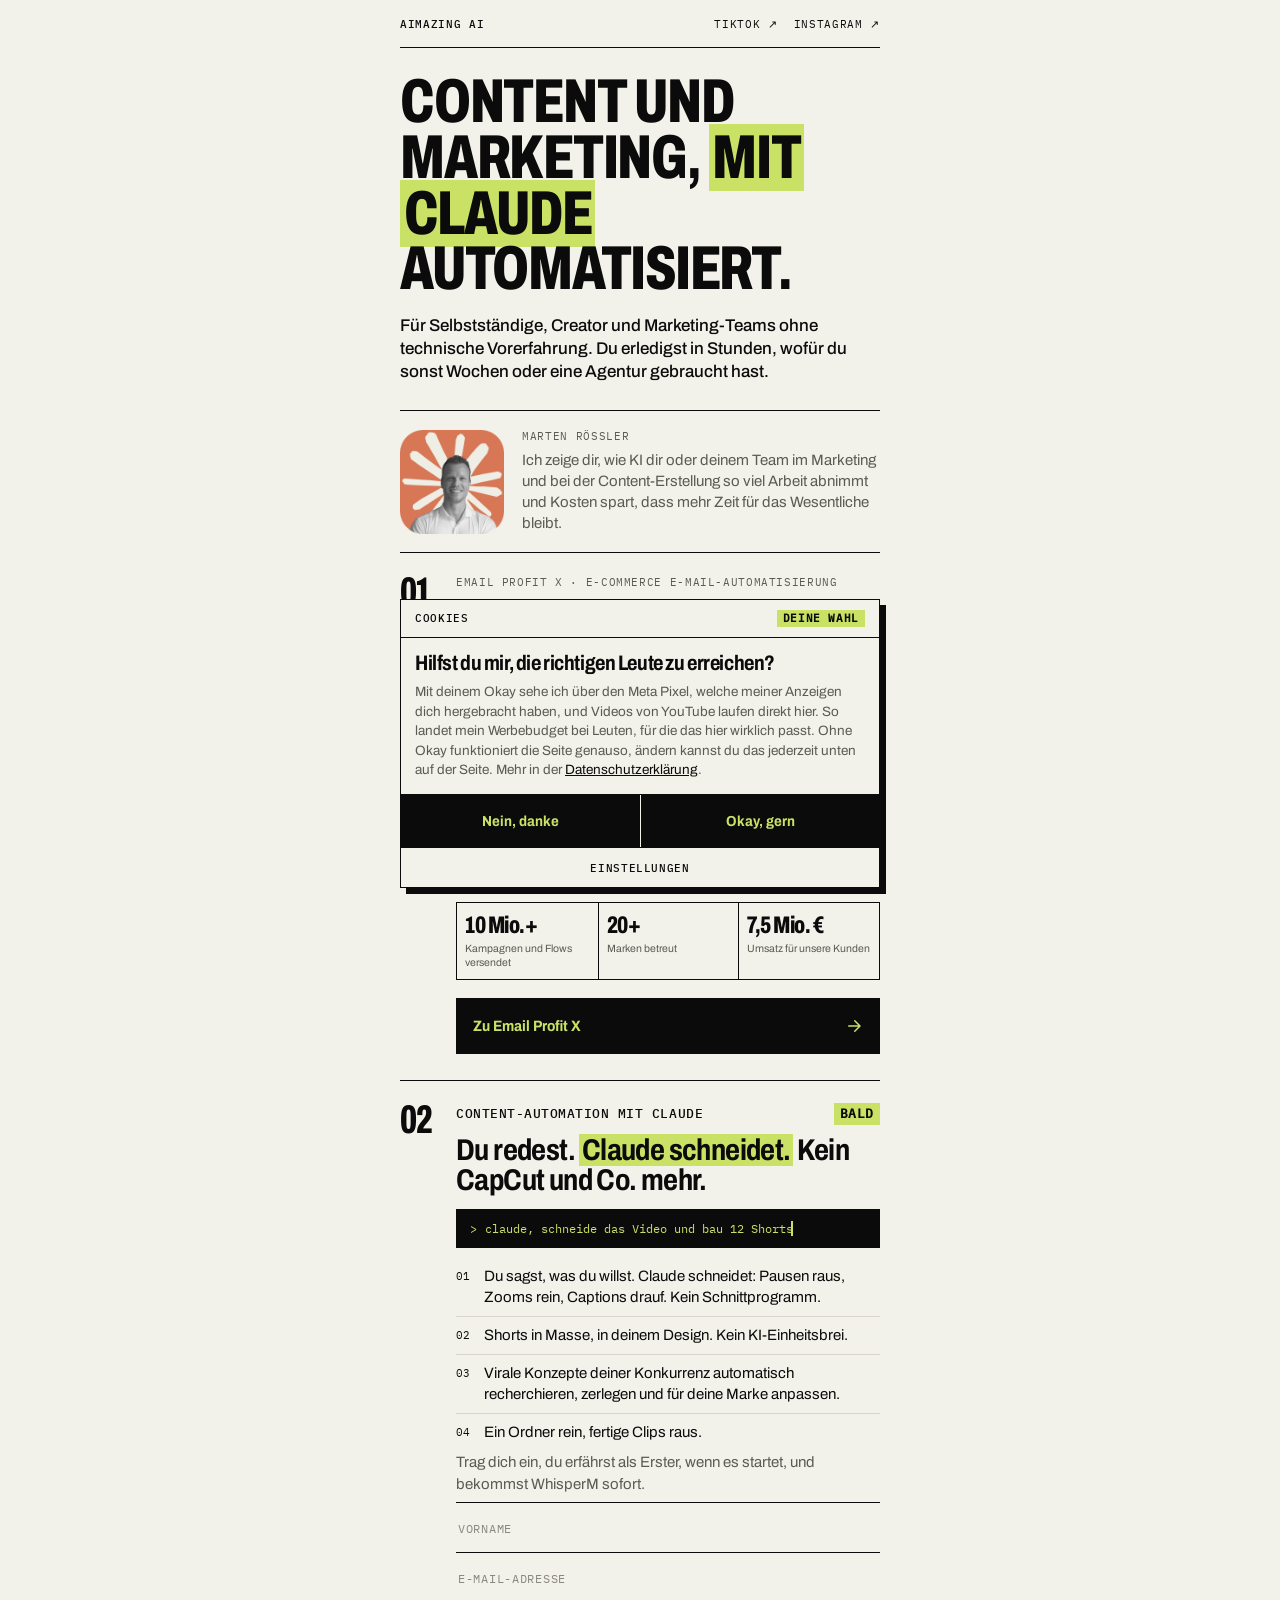
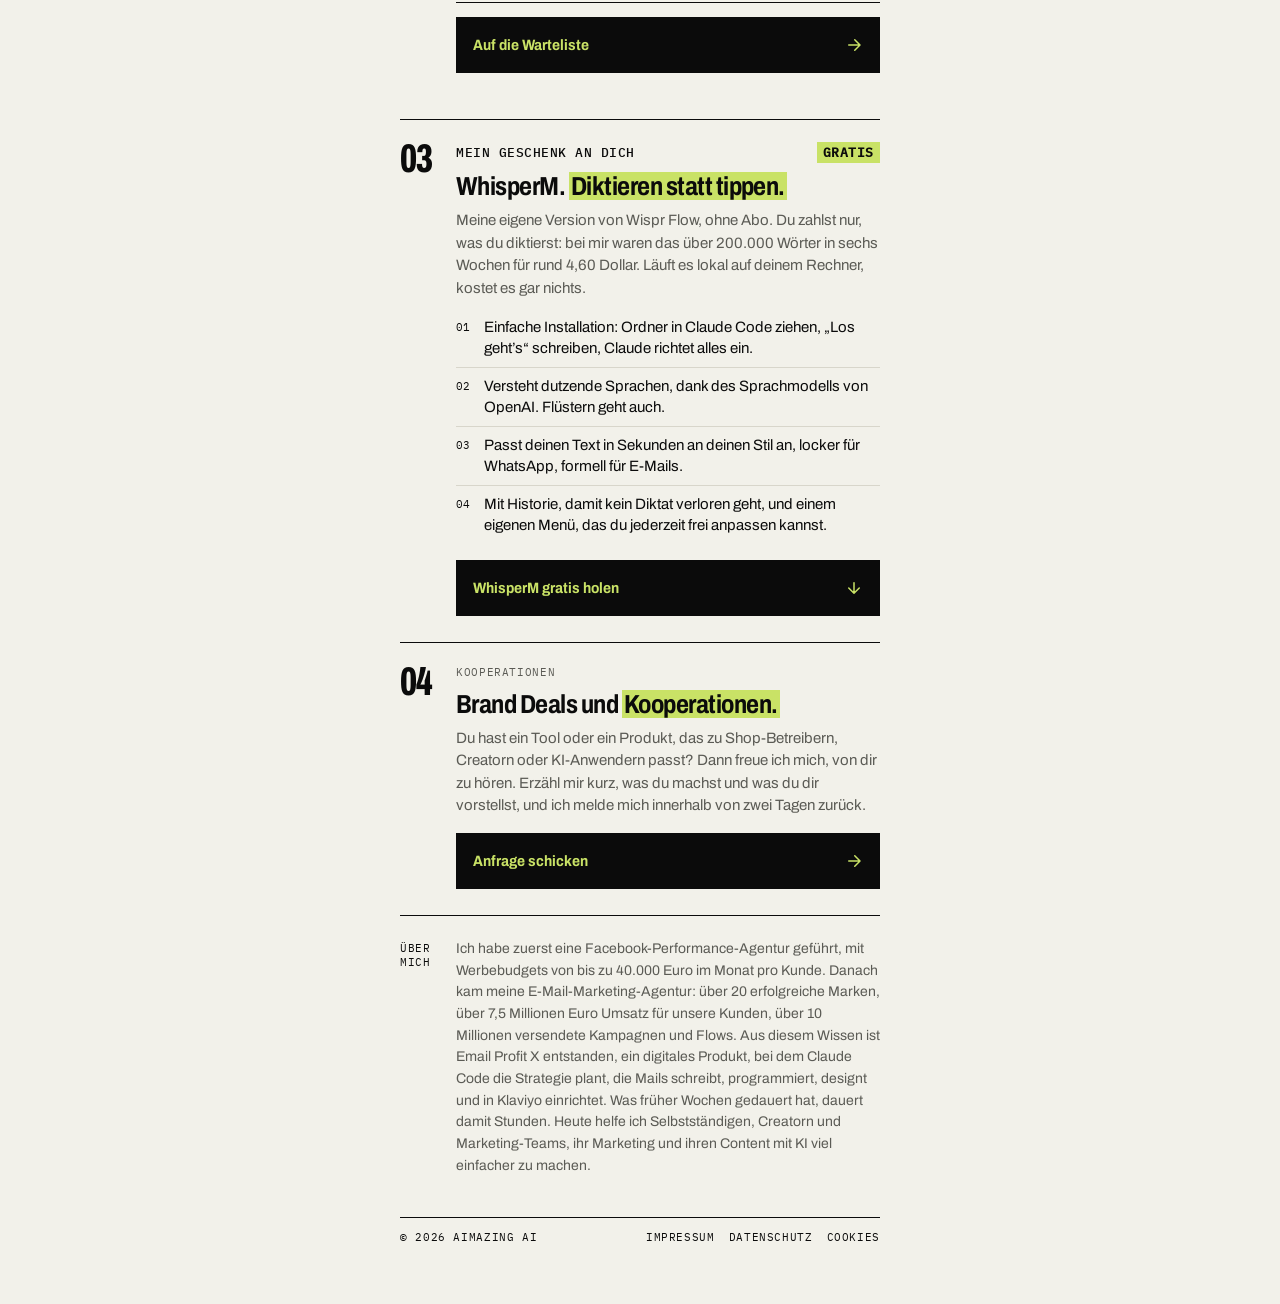
<file: index.html>
<!doctype html>
<html lang="de">
<head>
<meta charset="utf-8">
<meta name="viewport" content="width=device-width, initial-scale=1">
<title>AImazing AI · Marten Rößler</title>
<!-- Richtung E "Poster", Fassung 1 (11.09.2026, nach Martens Auswahl): helles Papier, Schweizer Raster,
     1px schwarze Linien, 0px Ecken, Schrift in Viewport-Groesse, Lime als Farbflaeche und Textmarker.
     Neu: Foto sitzt mittig auf dem Lime-Block, dunkle Leiste beim Scrollen mit Email-Profit-X-Button,
     Claude-Kasten (getippte Zeile) in Punkt 02, staerkere Copy. E1/E2/E3 unterscheiden sich nur in
     Headline und Claude-Zeile von Punkt 02. -->
<link rel="stylesheet" href="fonts/fonts.css">
<style>
  :root{ --paper:#F2F1EA; --ink:#0B0B0B; --mute:#5B5B55; --rule:#0B0B0B; --lime:#C9E266; }
  *{box-sizing:border-box}
  html{scroll-behavior:smooth}
  html,body{margin:0;background:var(--paper);color:var(--ink);font-family:"Archivo",system-ui,sans-serif;-webkit-font-smoothing:antialiased;font-variation-settings:"wdth" 100}
  body{padding-block:0 60px;padding-inline:16px}
  .mono{font-family:"IBM Plex Mono",monospace}
  .wrap{max-width:480px;margin:0 auto}
  mark{background:var(--lime);color:var(--ink);padding:0 .08em;box-decoration-break:clone;-webkit-box-decoration-break:clone}

  /* Dunkle Leiste, erscheint beim Scrollen */
  .topbar{position:fixed;top:0;left:0;right:0;z-index:20;background:var(--ink);color:var(--paper);transform:translateY(-100%);transition:transform .35s cubic-bezier(.2,.8,.2,1)}
  body.scrolled .topbar{transform:translateY(0)}
  .topbar .in{max-width:480px;margin:0 auto;padding:8px 16px;display:flex;align-items:center;gap:8px}
  .topbar .ic{width:34px;height:34px;display:grid;place-items:center;color:var(--paper);border:1px solid #2A2A2A;transition:border-color .2s}
  .topbar .ic:hover{border-color:var(--lime)}
  .topbar .ic svg{width:15px;height:15px;fill:currentColor}
  .topbar .sp{flex:1}
  .topbar .go{display:flex;align-items:center;gap:10px;height:34px;padding:0 12px 0 14px;background:var(--lime);color:var(--ink);text-decoration:none;font-weight:700;font-size:13px;font-variation-settings:"wdth" 90;transition:transform .2s cubic-bezier(.2,.8,.2,1)}
  .topbar .go:hover{transform:translateX(2px)}
  .topbar .go svg{width:16px;height:16px;fill:none;stroke:currentColor;stroke-width:2.2;stroke-linecap:round;stroke-linejoin:round}

  .top{display:flex;justify-content:space-between;align-items:center;height:48px;border-bottom:1px solid var(--rule);font-size:11px;letter-spacing:.06em;text-transform:uppercase}
  .top a{color:var(--ink);text-decoration:none;margin-left:16px}
  .top a:hover{background:var(--lime)}
  .top b{font-weight:500}
  .head{padding:26px 0 0}
  h1{font-weight:800;font-variation-settings:"wdth" 70;text-transform:uppercase;font-size:clamp(46px,13.2vw,62px);line-height:.9;letter-spacing:-.02em;margin:0;word-spacing:.02em}
  h1 mark{padding:0 .06em}
  .benefit{margin:18px 0 0;font-size:17px;line-height:1.35;font-weight:500}
  .person{display:grid;grid-template-columns:104px 1fr;gap:18px;align-items:center;margin:26px 0 0;padding:18px 0;border-top:1px solid var(--rule);border-bottom:1px solid var(--rule)}
  /* Foto: gebackenes Bild (Person freigestellt, Claude-Logo in Claude-Farben dahinter), siehe img/marten-claude-*.webp */
  .ph{position:relative;width:104px;height:104px;background:transparent;overflow:hidden}
  .ph img{position:absolute;inset:0;width:100%;height:100%;object-fit:cover;display:block}
  .person .n{font-size:11px;letter-spacing:.06em;text-transform:uppercase;margin:0 0 6px}
  .person p{margin:0;font-size:15px;line-height:1.4;color:var(--mute)}

  .sec{display:grid;grid-template-columns:56px 1fr;border-bottom:1px solid var(--rule);padding:22px 0 26px}
  .sec>div{min-width:0}
  .sec .no{font-weight:800;font-size:40px;line-height:.85;font-variation-settings:"wdth" 62;letter-spacing:-.02em}
  .sec .tag{font-size:10.5px;letter-spacing:.06em;text-transform:uppercase;margin:0 0 10px;color:var(--mute)}
  .sec .tag.big{font-size:13px;color:var(--ink);font-weight:500;letter-spacing:.04em;display:flex;justify-content:space-between;align-items:center;gap:10px}
  .sec .tag.big mark{font-weight:700;padding:1px 6px}
  h2{font-weight:700;font-variation-settings:"wdth" 82;font-size:26px;line-height:1;letter-spacing:-.02em;margin:0 0 10px}
  h2.xl{font-size:30px}
  .sec p{margin:0;font-size:15px;line-height:1.5;color:var(--mute)}
  .facts{display:grid;grid-template-columns:repeat(3,1fr);margin:18px 0;border:1px solid var(--rule)}
  .facts div{padding:10px 8px}
  .facts div+div{border-left:1px solid var(--rule)}
  .facts b{display:block;font-weight:800;font-variation-settings:"wdth" 70;font-size:24px;line-height:1;letter-spacing:-.02em}
  .facts span{display:block;font-size:10.5px;color:var(--mute);margin-top:5px;line-height:1.3}
  .bar{display:flex;justify-content:space-between;align-items:center;height:56px;padding:0 16px;background:var(--ink);color:var(--lime);font-weight:700;font-size:15px;text-decoration:none;border:1px solid var(--ink);transition:background .2s,color .2s;width:100%;cursor:pointer;font-family:inherit;font-variation-settings:"wdth" 90}
  .bar:hover{background:var(--lime);color:var(--ink)}
  .bar.lime{background:var(--lime);color:var(--ink)}
  .bar.lime:hover{background:var(--ink);color:var(--lime)}
  .bar.line{background:transparent;color:var(--ink)}
  .bar.line:hover{background:var(--ink);color:var(--lime)}
  .bar svg{width:18px;height:18px;fill:none;stroke:currentColor;stroke-width:2;stroke-linecap:round;stroke-linejoin:round}
  ul.pl{list-style:none;margin:10px 0 0;padding:0;counter-reset:li}
  ul.pl li{display:grid;grid-template-columns:22px 1fr;gap:6px;padding:8px 0;font-size:15px;line-height:1.4;border-top:1px solid #D8D6CB}
  ul.pl li:first-child{border-top:0}
  ul.pl li::before{content:counter(li,decimal-leading-zero);counter-increment:li;font-family:"IBM Plex Mono",monospace;font-size:11px;padding-top:3px}
  ul.pl.tight li{padding:7px 0;font-size:14.5px}

  /* Claude-Kasten */
  .claude{margin:14px 0 4px;background:var(--ink);color:var(--lime);padding:12px 14px;font-size:12px;display:flex;gap:8px;align-items:baseline;overflow:hidden;min-width:0}
  .claude>span{min-width:0}
  .claude .t{display:inline-block;overflow:hidden;white-space:nowrap;border-right:2px solid var(--lime);width:0;animation:type 2.4s steps(44) .5s forwards,caret .9s steps(2) infinite;vertical-align:bottom;max-width:100%}
  @keyframes type{to{width:44ch}}
  @keyframes caret{50%{border-color:transparent}}
  .claude .done{color:var(--paper);opacity:0;animation:show .3s 3.1s forwards;margin-left:auto;white-space:nowrap;flex:0 0 auto}
  @keyframes show{to{opacity:1}}

  .hint{margin:16px 0 4px;font-size:13.5px;color:var(--ink)}
  .form{display:grid;gap:0;margin-top:6px;border-top:1px solid var(--rule)}
  .form input{height:50px;border:0;border-bottom:1px solid var(--rule);background:transparent;color:var(--ink);padding:0 2px;font:inherit;font-size:16px;outline:none;border-radius:0}
  .form input:focus{background:#fff}
  .form input::placeholder{color:#8A8980;text-transform:uppercase;font-size:12px;letter-spacing:.06em;font-family:"IBM Plex Mono",monospace}
  .form .bar{margin-top:14px}
  .status{font-size:12px;min-height:1em;margin-top:8px}
  .status.ok{color:#3E6B00} .status.err{color:#B3261E}
  .about{display:grid;grid-template-columns:56px 1fr;padding:22px 0 0}
  .about .l{font-size:10.5px;letter-spacing:.06em;text-transform:uppercase;padding-top:3px}
  .about p{margin:0;font-size:14px;line-height:1.55;color:var(--mute)}
  footer{margin-top:40px;border-top:1px solid var(--rule);padding-top:12px;display:flex;justify-content:space-between;font-size:10.5px;letter-spacing:.06em;text-transform:uppercase}
  footer a{color:var(--ink);text-decoration:none;margin-left:14px}
  @media (prefers-reduced-motion:reduce){.claude .t{animation:none;width:auto;border-right:0}.claude .done{animation:none;opacity:1}}
</style>
</head>
<body>
  <div class="topbar"><div class="in">
    <a class="ic" href="https://www.tiktok.com/@aimazingai" target="_blank" rel="noopener" aria-label="TikTok"><svg viewBox="0 0 24 24"><path d="M16.6 5.82A4.28 4.28 0 0 1 15.54 3h-3.09v12.4a2.59 2.59 0 0 1-2.59 2.5c-1.42 0-2.6-1.16-2.6-2.6 0-1.72 1.66-3.01 3.37-2.48V9.66c-3.45-.46-6.47 2.22-6.47 5.64 0 3.33 2.76 5.7 5.69 5.7 3.14 0 5.69-2.55 5.69-5.7V9.01a7.35 7.35 0 0 0 4.3 1.38V7.3s-1.88.09-3.24-1.48z"/></svg></a>
    <a class="ic" href="https://www.instagram.com/aimazingai/" target="_blank" rel="noopener" aria-label="Instagram"><svg viewBox="0 0 24 24"><path d="M12 2.16c3.2 0 3.58.01 4.85.07 3.25.15 4.77 1.69 4.92 4.92.06 1.27.07 1.65.07 4.85s-.01 3.58-.07 4.85c-.15 3.23-1.66 4.77-4.92 4.92-1.27.06-1.64.07-4.85.07s-3.58-.01-4.85-.07c-3.26-.15-4.77-1.7-4.92-4.92C2.17 15.58 2.16 15.2 2.16 12s.01-3.58.07-4.85C2.38 3.92 3.9 2.38 7.15 2.23 8.42 2.17 8.8 2.16 12 2.16zM12 0C8.74 0 8.33.01 7.05.07 2.7.27.27 2.69.07 7.05.01 8.33 0 8.74 0 12s.01 3.67.07 4.95c.2 4.36 2.62 6.78 6.98 6.98C8.33 23.99 8.74 24 12 24s3.67-.01 4.95-.07c4.35-.2 6.78-2.62 6.98-6.98.06-1.28.07-1.69.07-4.95s-.01-3.67-.07-4.95c-.2-4.35-2.62-6.78-6.98-6.98C15.67.01 15.26 0 12 0zm0 5.84A6.16 6.16 0 1 0 12 18.16 6.16 6.16 0 0 0 12 5.84zM12 16a4 4 0 1 1 0-8 4 4 0 0 1 0 8zm6.4-11.85a1.44 1.44 0 1 0 0 2.88 1.44 1.44 0 0 0 0-2.88z"/></svg></a>
    <span class="sp"></span>
    <a class="go" href="/emailprofitx/">Email Profit X <svg viewBox="0 0 24 24"><path d="M5 12h14M13 5l7 7-7 7"/></svg></a>
  </div></div>

<div class="wrap">
  <div class="top mono"><b>AImazing AI</b><span><a href="https://www.tiktok.com/@aimazingai" target="_blank" rel="noopener">TikTok ↗</a><a href="https://www.instagram.com/aimazingai/" target="_blank" rel="noopener">Instagram ↗</a></span></div>

  <header class="head" id="head">
    <h1>Content und Marketing, <mark>mit Claude</mark> automatisiert.</h1>
    <p class="benefit">Für Selbstständige, Creator und Marketing-Teams ohne technische Vorerfahrung. Du erledigst in Stunden, wofür du sonst Wochen oder eine Agentur gebraucht hast.</p>
    <div class="person">
      <div class="ph"><img src="img/marten-claude-icon-b.webp" alt="Marten Rößler"></div>
      <div>
        <p class="n mono">Marten Rößler</p>
        <p>Ich zeige dir, wie KI dir oder deinem Team im Marketing und bei der Content-Erstellung so viel Arbeit abnimmt und Kosten spart, dass mehr Zeit für das Wesentliche bleibt.</p>
      </div>
    </div>
  </header>

  <main>
    <section class="sec">
      <div class="no">01</div>
      <div>
        <p class="tag mono">Email Profit X · E-Commerce E-Mail-Automatisierung</p>
        <h2>Ersetze <mark>teure E-Mail-Agenturen.</mark> Mit Claude und Klaviyo.</h2>
        <p>E-Mail-Automation für Shopify und Klaviyo. Ein erprobtes System aus über 20 Marken.</p>
        <ul class="pl tight">
          <li>10 erprobte Flows und 50 Automationen, die in jedem Shop am meisten Umsatz bringen. Vorbereitet für Klaviyo.</li>
          <li>Texte in deiner Markenstimme, Designs passend zu deiner Brand. Ohne dass es nach KI klingt oder aussieht.</li>
          <li>Claude plant die Strategie, schreibt, designt und richtet ein. In Tagen statt Monaten.</li>
        </ul>
        <div class="facts">
          <div><b>10 Mio.+</b><span>Kampagnen und Flows versendet</span></div>
          <div><b>20+</b><span>Marken betreut</span></div>
          <div><b>7,5 Mio. €</b><span>Umsatz für unsere Kunden</span></div>
        </div>
        <a class="bar" href="/emailprofitx/">Zu Email Profit X <svg viewBox="0 0 24 24"><path d="M5 12h14M13 5l7 7-7 7"/></svg></a>
      </div>
    </section>

    <section class="sec" id="warteliste">
      <div class="no">02</div>
      <div>
        <p class="tag big mono"><span>Content-Automation mit Claude</span><mark>bald</mark></p>
        <h2 class="xl">Du redest. <mark>Claude schneidet.</mark> Kein CapCut und Co. mehr.</h2>
        <div class="claude mono"><span>&gt;</span><span><span class="t">claude, schneide das Video und bau 12 Shorts</span></span></div>
        <ul class="pl">
          <li>Du sagst, was du willst. Claude schneidet: Pausen raus, Zooms rein, Captions drauf. Kein Schnittprogramm.</li>
          <li>Shorts in Masse, in deinem Design. Kein KI-Einheitsbrei.</li>
          <li>Virale Konzepte deiner Konkurrenz automatisch recherchieren, zerlegen und für deine Marke anpassen.</li>
          <li>Ein Ordner rein, fertige Clips raus.</li>
        </ul>
        <p class="hint">Trag dich ein, du erfährst als Erster, wenn es startet, und bekommst WhisperM sofort.</p>
        <form class="form" data-signup>
          <input type="text" name="first_name" placeholder="Vorname" autocomplete="given-name" required>
          <input type="email" name="email" placeholder="E-Mail-Adresse" autocomplete="email" required>
          <button class="bar" type="submit">Auf die Warteliste <svg viewBox="0 0 24 24"><path d="M5 12h14M13 5l7 7-7 7"/></svg></button>
          <div class="status mono" aria-live="polite"></div>
        </form>
      </div>
    </section>

    <section class="sec">
      <div class="no">03</div>
      <div>
        <p class="tag big mono"><span>Mein Geschenk an dich</span><mark>gratis</mark></p>
        <h2>WhisperM. <mark>Diktieren statt tippen.</mark></h2>
        <p>Meine eigene Version von Wispr Flow, ohne Abo. Du zahlst nur, was du diktierst: bei mir waren das über 200.000 Wörter in sechs Wochen für rund 4,60 Dollar. Läuft es lokal auf deinem Rechner, kostet es gar nichts.</p>
        <ul class="pl">
          <li>Einfache Installation: Ordner in Claude Code ziehen, „Los geht’s“ schreiben, Claude richtet alles ein.</li>
          <li>Versteht dutzende Sprachen, dank des Sprachmodells von OpenAI. Flüstern geht auch.</li>
          <li>Passt deinen Text in Sekunden an deinen Stil an, locker für WhatsApp, formell für E-Mails.</li>
          <li>Mit Historie, damit kein Diktat verloren geht, und einem eigenen Menü, das du jederzeit frei anpassen kannst.</li>
        </ul>
        <a class="bar" href="#warteliste" style="margin-top:16px">WhisperM gratis holen <svg viewBox="0 0 24 24"><path d="M12 5v14M5 12l7 7 7-7"/></svg></a>
      </div>
    </section>

    <section class="sec">
      <div class="no">04</div>
      <div>
        <p class="tag mono">Kooperationen</p>
        <h2>Brand Deals und <mark>Kooperationen.</mark></h2>
        <p>Du hast ein Tool oder ein Produkt, das zu Shop-Betreibern, Creatorn oder KI-Anwendern passt? Dann freue ich mich, von dir zu hören. Erzähl mir kurz, was du machst und was du dir vorstellst, und ich melde mich innerhalb von zwei Tagen zurück.</p>
        <a class="bar" href="mailto:marten.r@aimazingai.de?subject=Kooperation%20mit%20AImazing%20AI" style="margin-top:16px">Anfrage schicken <svg viewBox="0 0 24 24"><path d="M5 12h14M13 5l7 7-7 7"/></svg></a>
      </div>
    </section>

    <section class="about">
      <div class="l mono">Über mich</div>
      <p>Ich habe zuerst eine Facebook-Performance-Agentur geführt, mit Werbebudgets von bis zu 40.000 Euro im Monat pro Kunde. Danach kam meine E-Mail-Marketing-Agentur: über 20 erfolgreiche Marken, über 7,5 Millionen Euro Umsatz für unsere Kunden, über 10 Millionen versendete Kampagnen und Flows. Aus diesem Wissen ist Email Profit X entstanden, ein digitales Produkt, bei dem Claude Code die Strategie plant, die Mails schreibt, programmiert, designt und in Klaviyo einrichtet. Was früher Wochen gedauert hat, dauert damit Stunden. Heute helfe ich Selbstständigen, Creatorn und Marketing-Teams, ihr Marketing und ihren Content mit KI viel einfacher zu machen.</p>
    </section>
  </main>

  <footer class="mono"><span>© 2026 AImazing AI</span><span><a href="impressum.html">Impressum</a><a href="datenschutz.html">Datenschutz</a><a href="#" data-consent-open>Cookies</a></span></footer>
</div>
<script>
  // Dunkle Leiste, sobald der Kopf aus dem Bild ist
  const head = document.getElementById('head');
  if (new URLSearchParams(location.search).has('bar')) document.body.classList.add('scrolled');
  else new IntersectionObserver(([e]) => document.body.classList.toggle('scrolled', !e.isIntersecting), { threshold: 0 }).observe(head);

  const KLAVIYO = { company: 'Rmdur8', list: 'RGjKR4' };
  document.querySelector('[data-signup]').addEventListener('submit', async (e) => {
    e.preventDefault();
    const f = e.target, st = f.querySelector('.status'), btn = f.querySelector('button');
    const email = f.email.value.trim(), first_name = f.first_name.value.trim();
    st.className = 'status mono'; st.textContent = 'Einen Moment …'; btn.disabled = true;
    try {
      const r = await fetch('https://a.klaviyo.com/client/subscriptions/?company_id=' + KLAVIYO.company, {
        method: 'POST', headers: { 'Content-Type': 'application/vnd.api+json', 'revision': '2024-10-15' },
        body: JSON.stringify({ data: { type: 'subscription', attributes: { custom_source: 'Amazing AI Store',
          profile: { data: { type: 'profile', attributes: { email, first_name } } } },
          relationships: { list: { data: { type: 'list', id: KLAVIYO.list } } } } })
      });
      if (r.status === 202) { if (window.fbq) fbq('track', 'Lead'); st.className = 'status mono ok'; st.textContent = 'Fast geschafft: bitte den Link in der Bestätigungsmail klicken.'; f.reset(); }
      else throw new Error(r.status);
    } catch (err) {
      st.className = 'status mono err'; st.innerHTML = 'Das hat nicht geklappt. Schreib mir kurz: <a href="mailto:marten.r@aimazingai.de?subject=Warteliste" style="color:inherit">marten.r@aimazingai.de</a>';
    } finally { btn.disabled = false; }
  });
</script>
<!-- Cookie-Einwilligung: Pixel-ID eintragen, sobald vorhanden. Leer = Meta Pixel wird nie geladen. -->
<script>window.META_PIXEL_ID = '';</script>
<script src="consent.js"></script>
</body>
</html>
</file>
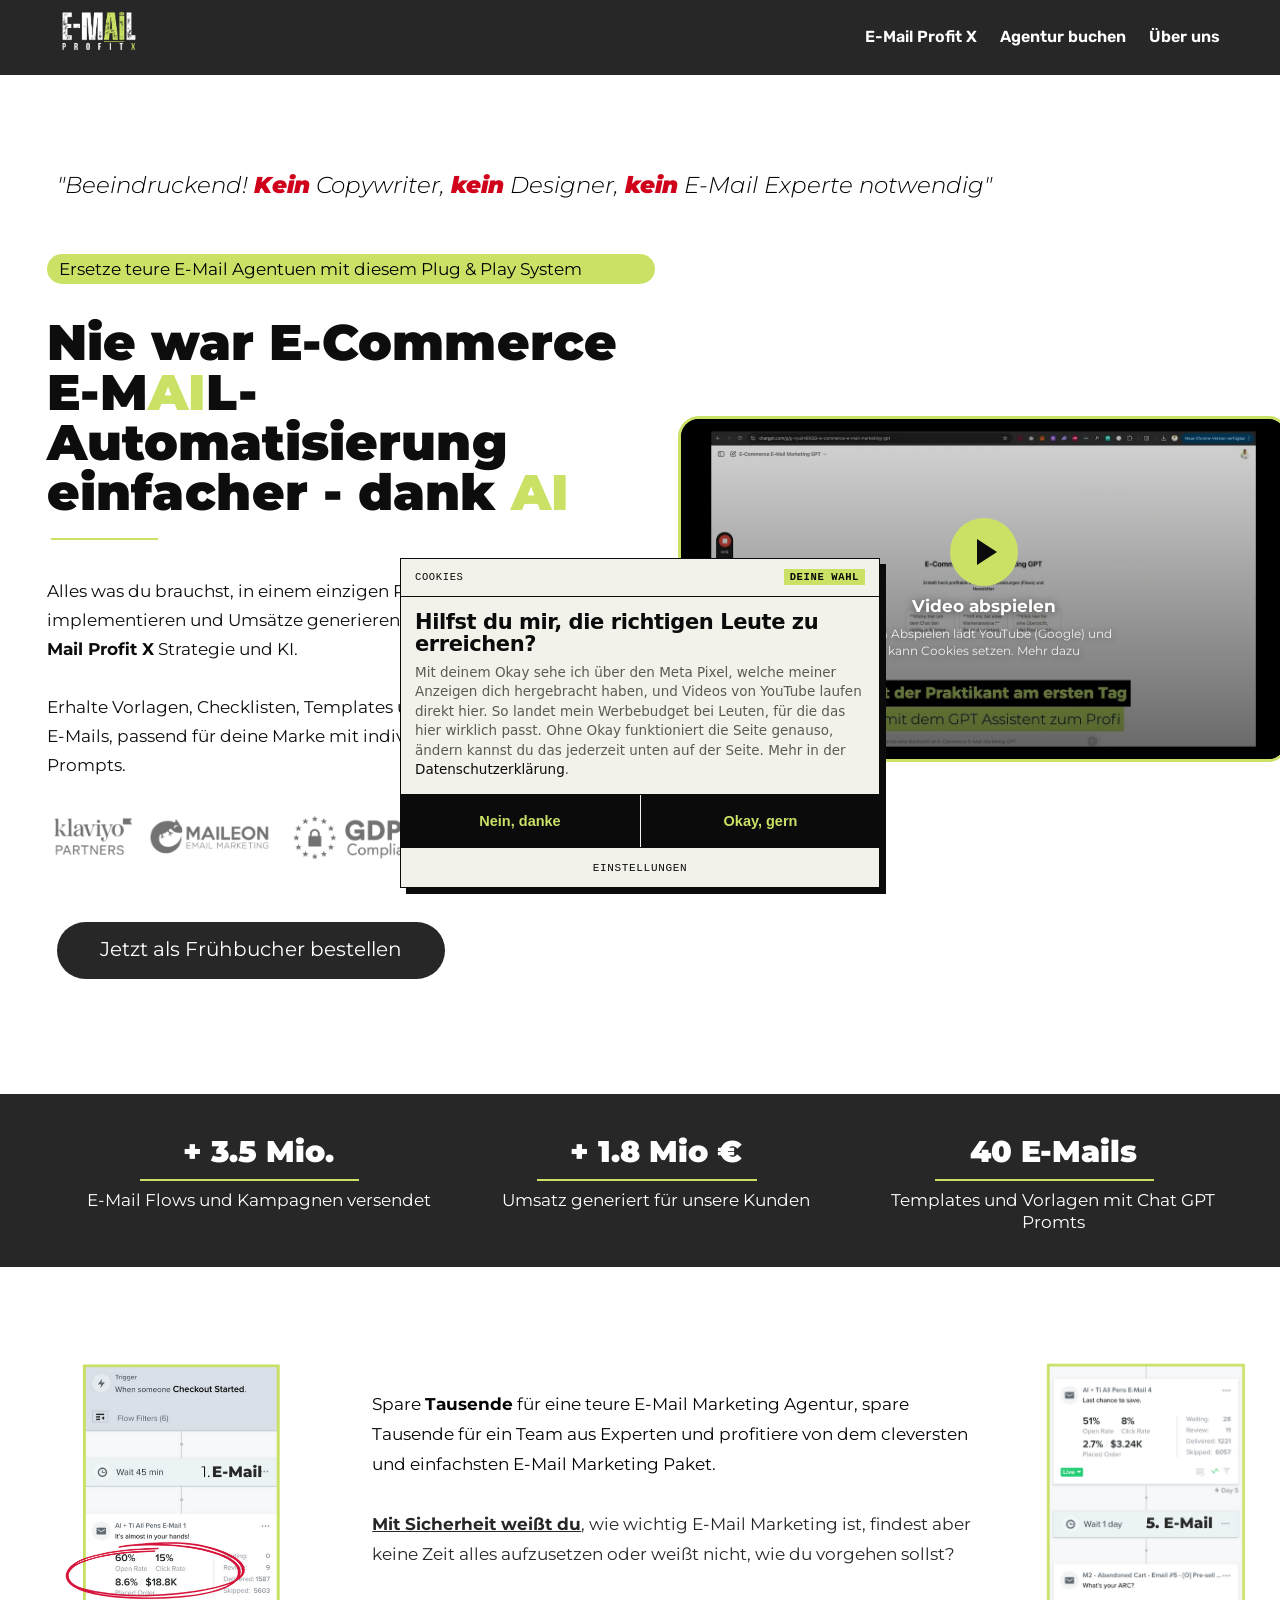
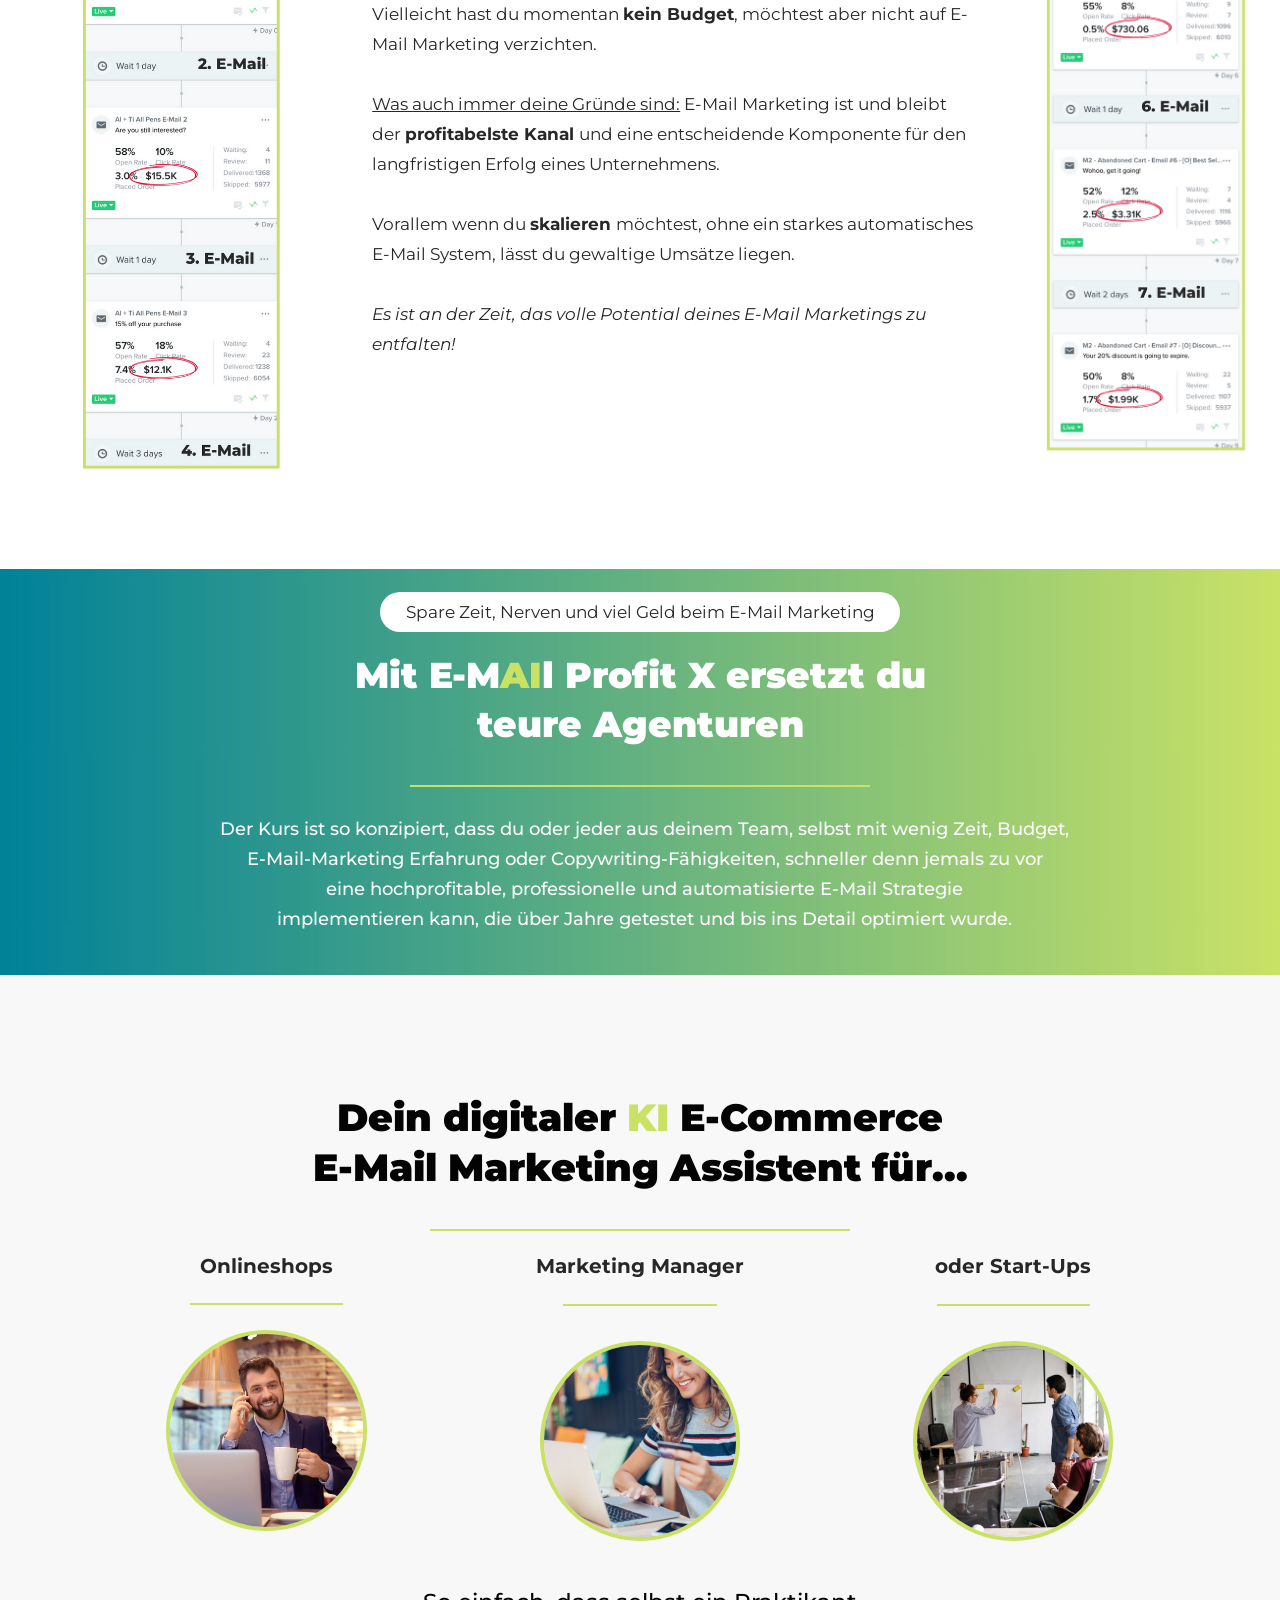
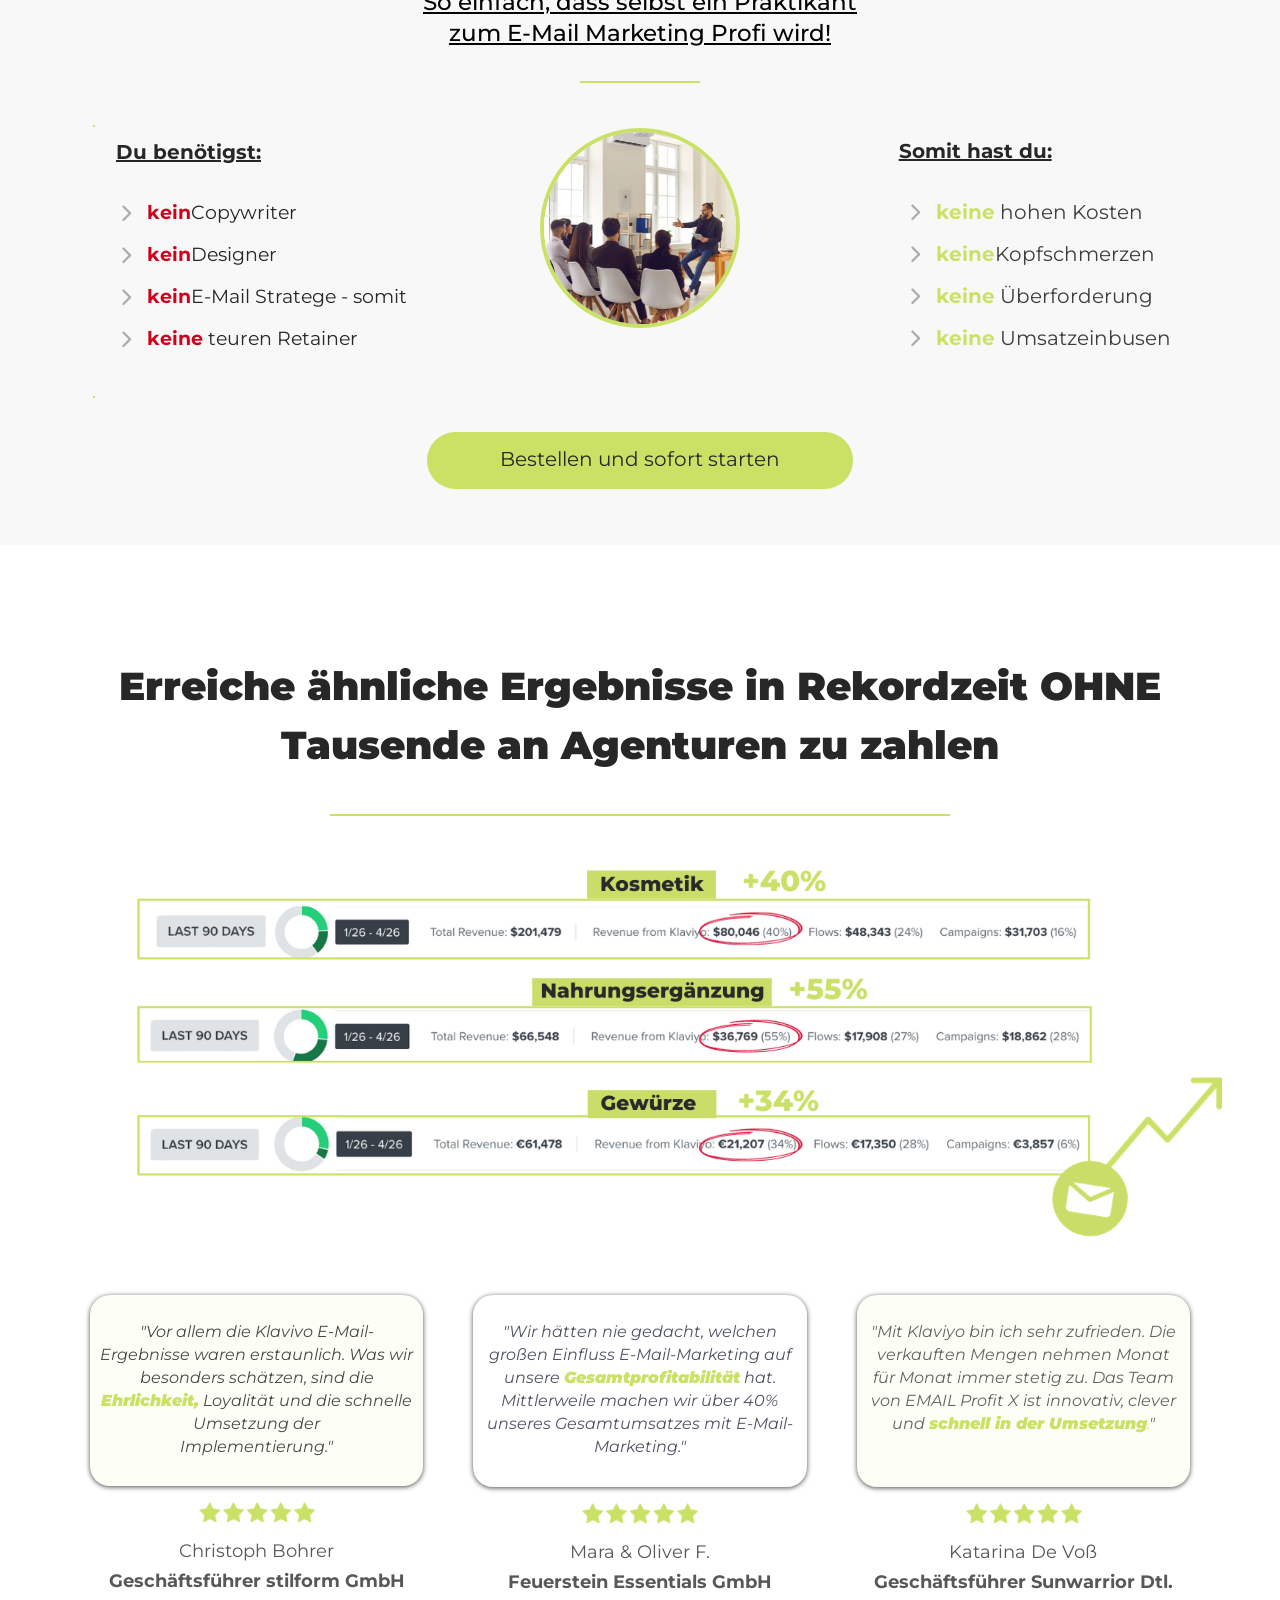
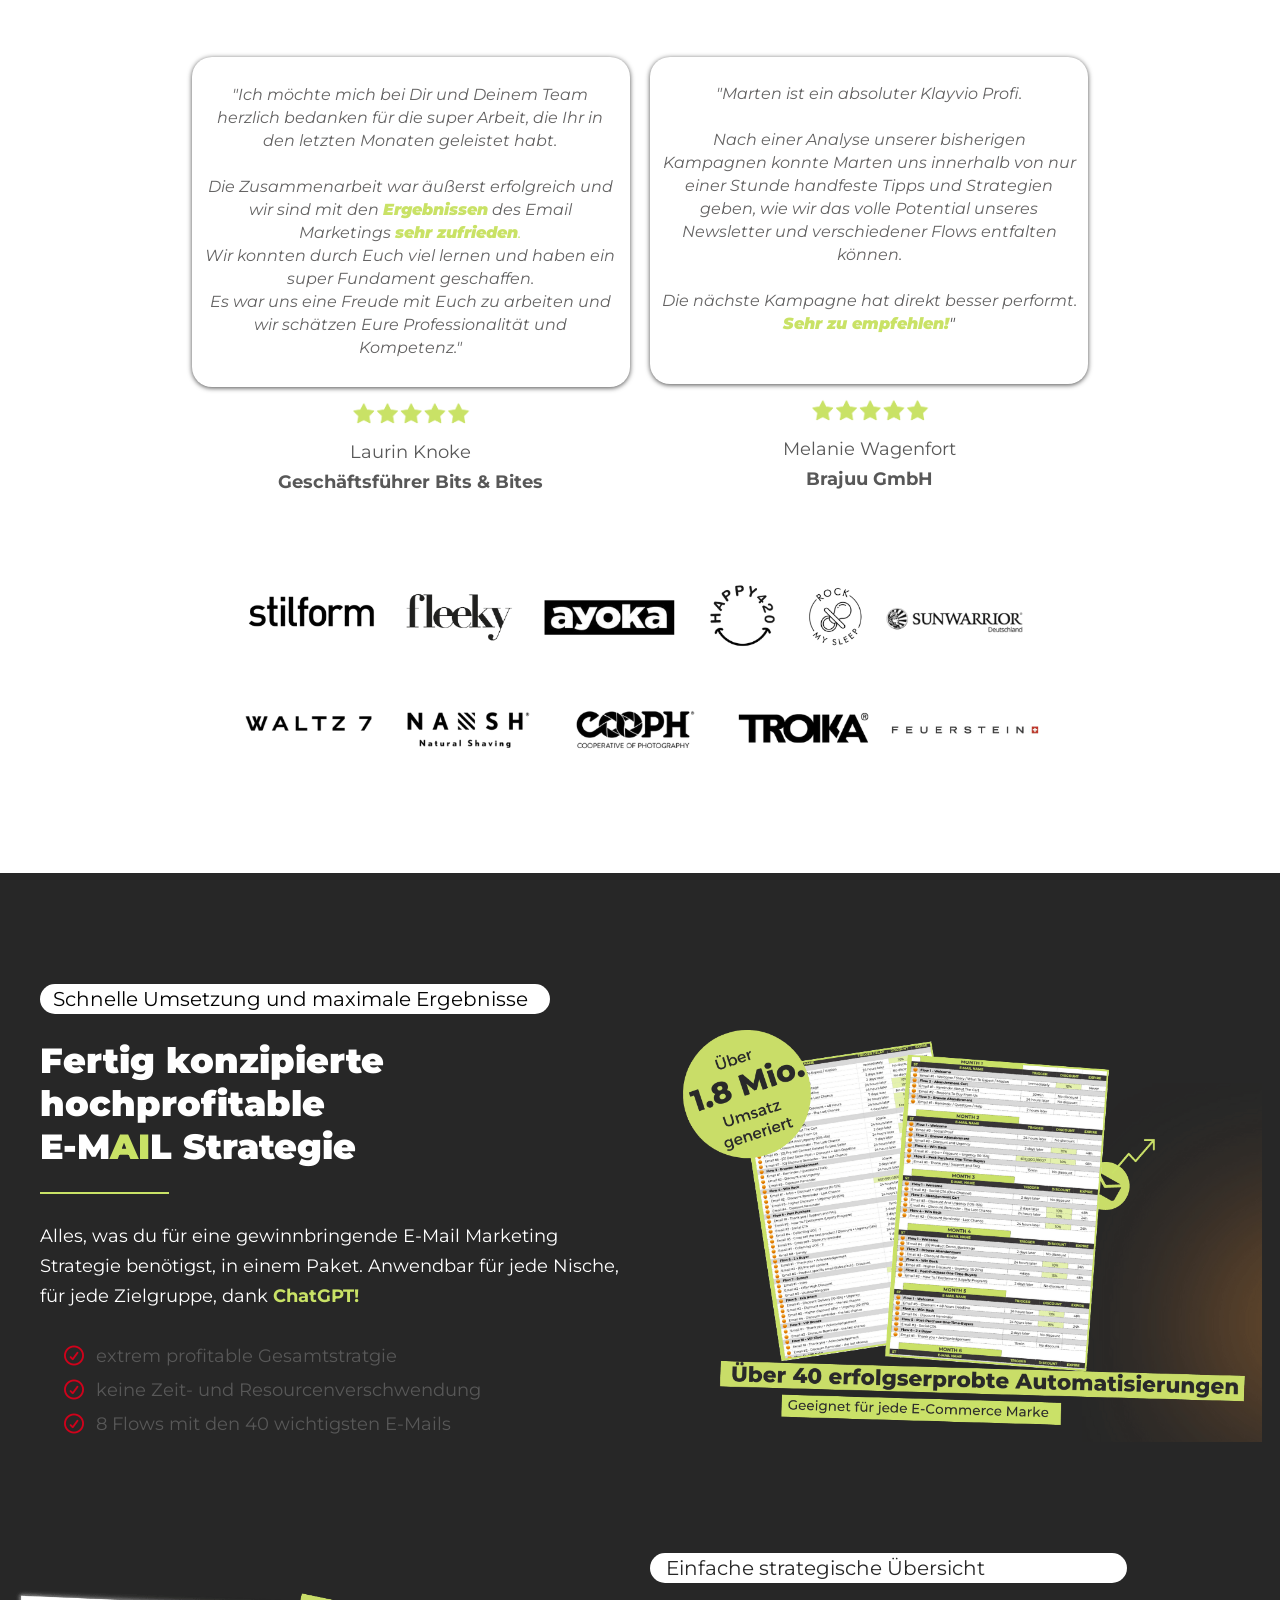
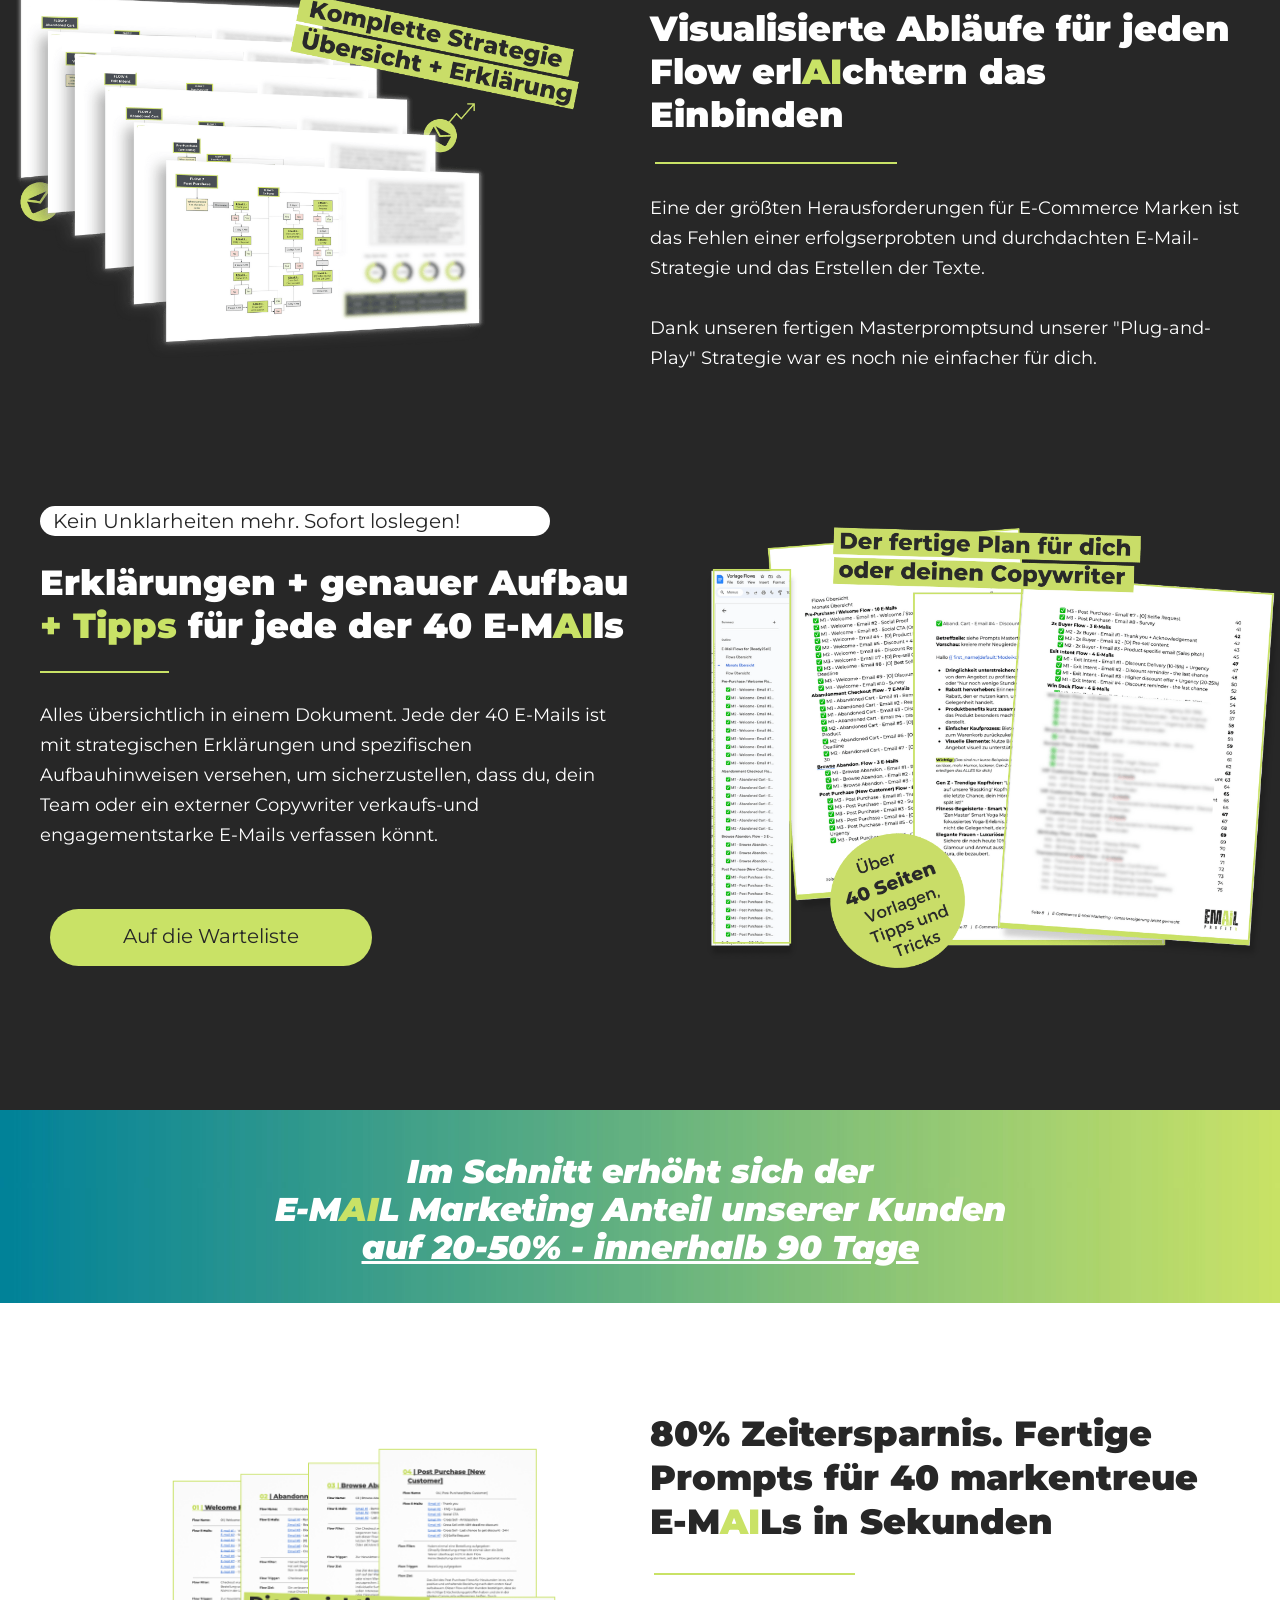
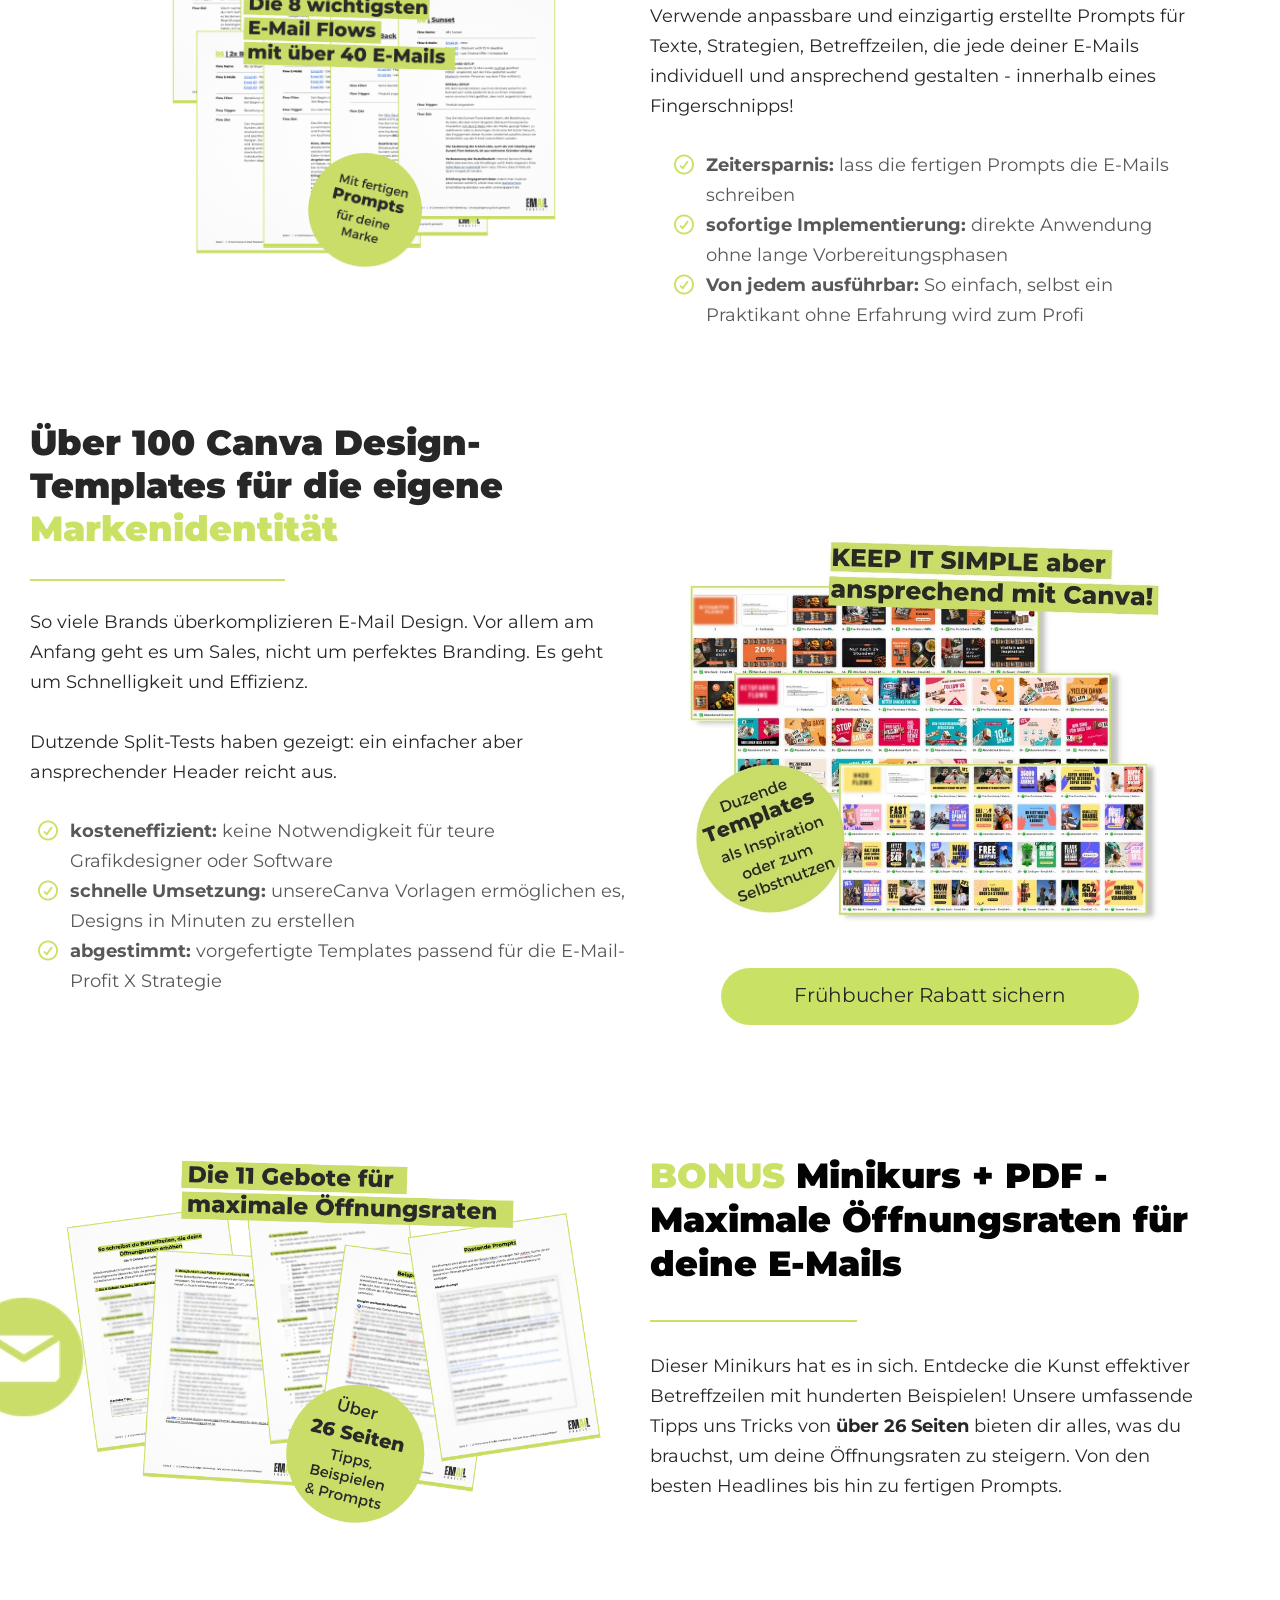
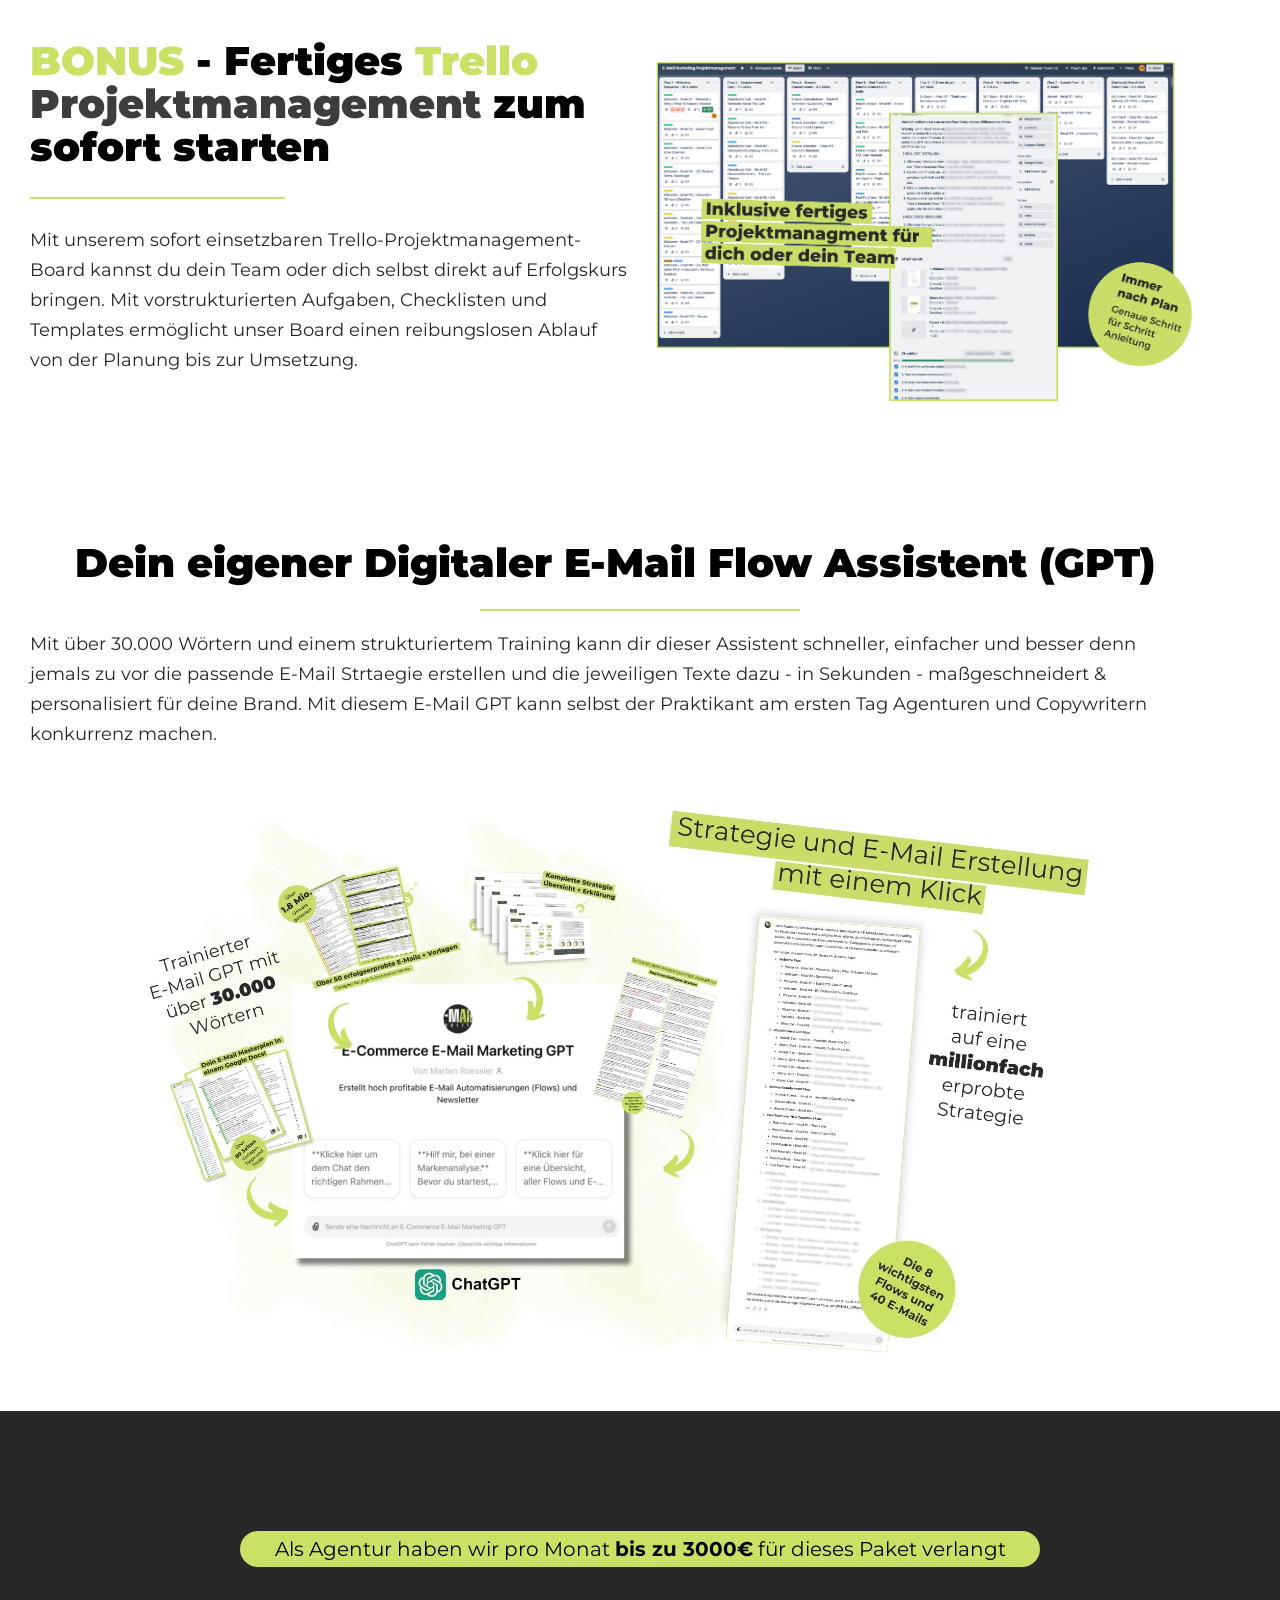
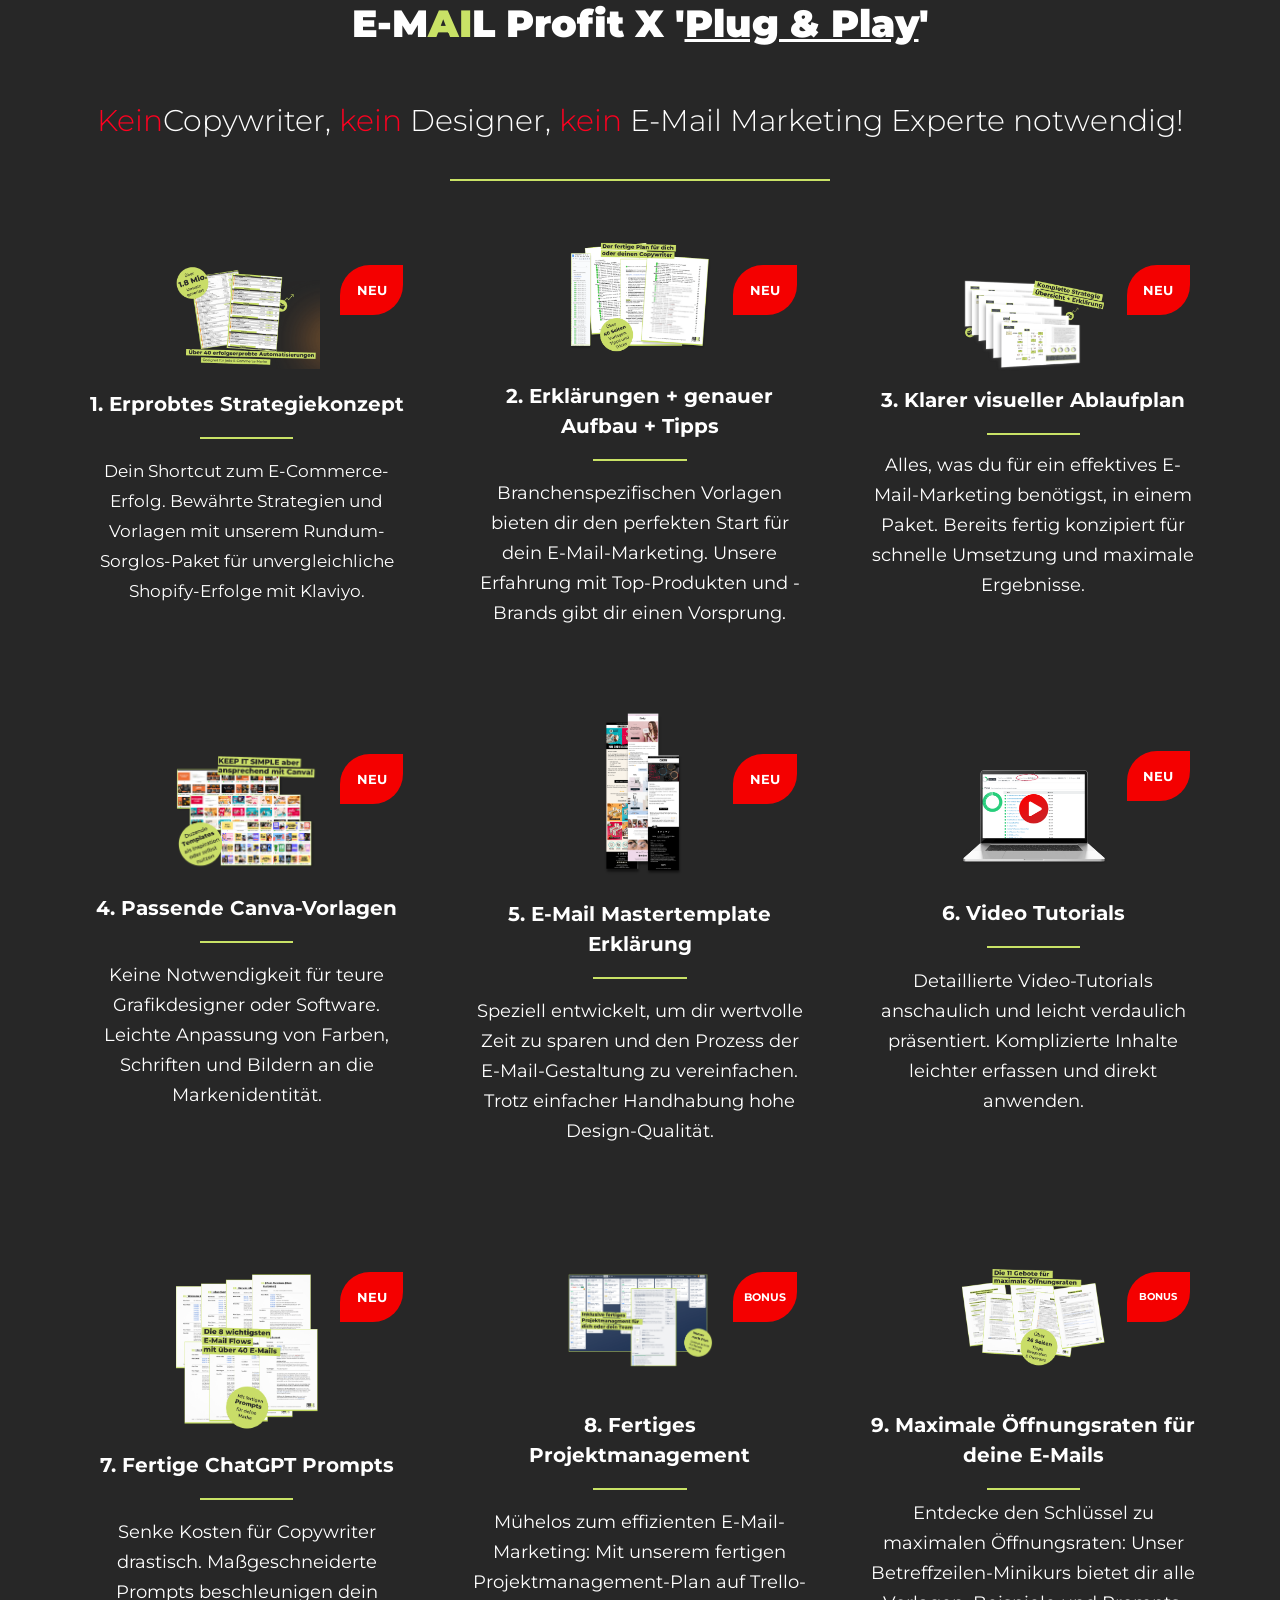
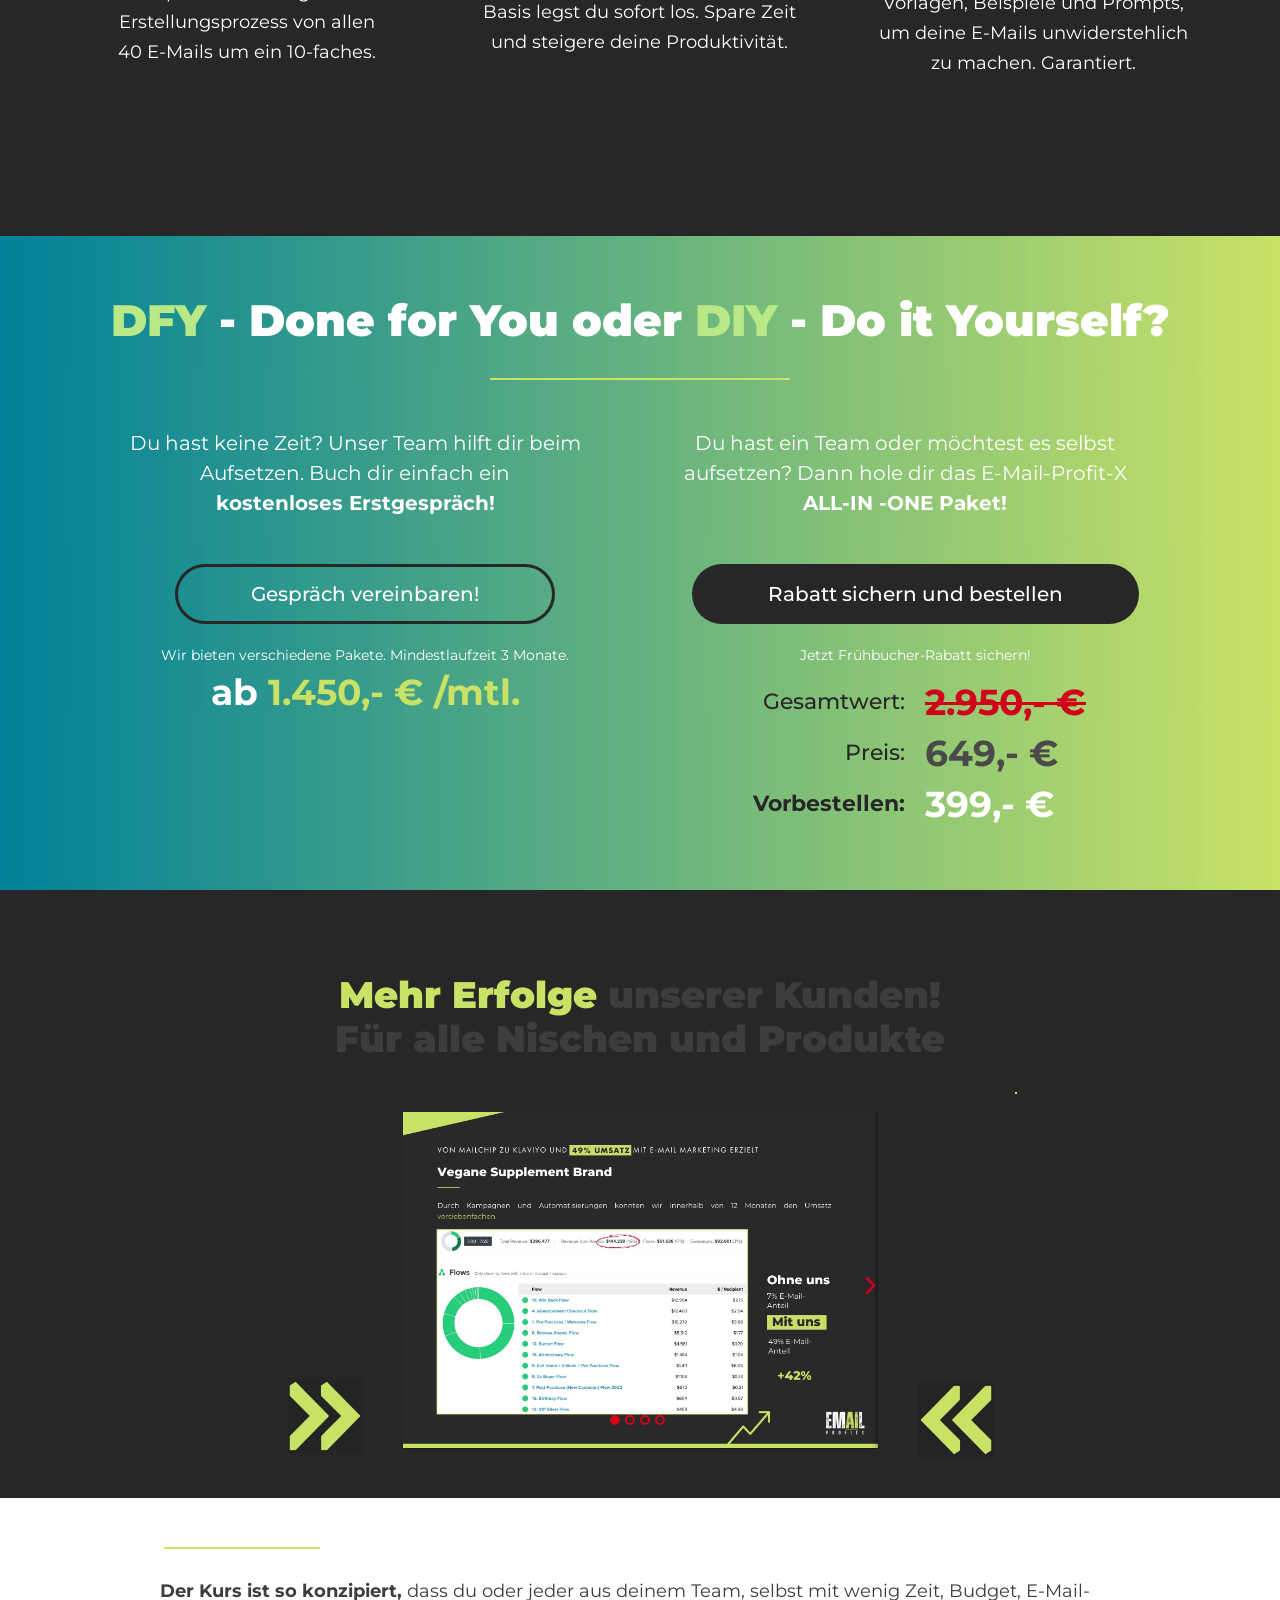
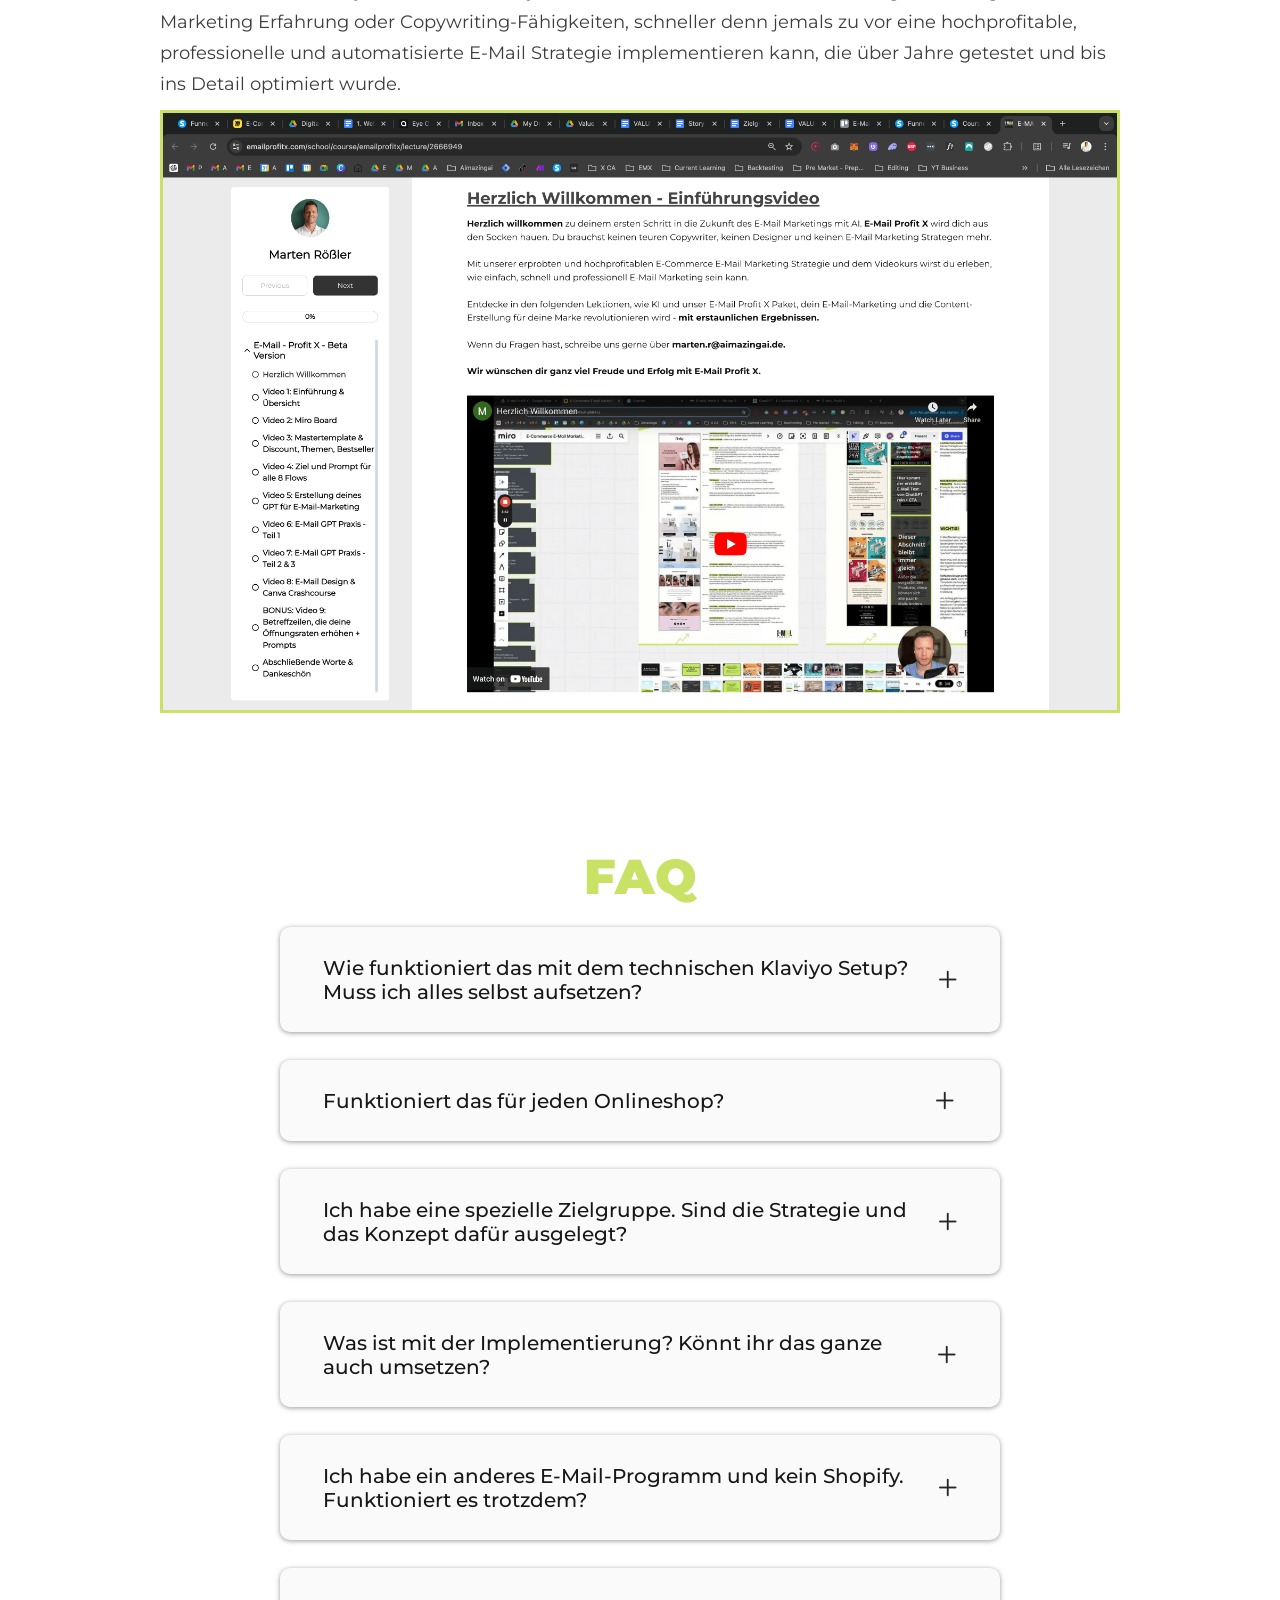
<file: emailprofitx/index.html>
<!DOCTYPE html><html lang="de"><head><link rel="icon" type="image/png" href="assets/67b9e1-652d7de42fc78_E-MailProfitX-Logodunkelbackground.png"><link rel="apple-touch-icon" href="assets/67b9e1-652d7de42fc78_E-MailProfitX-Logodunkelbackground.png"><meta charSet="utf-8"/><title data-react-helmet="true">E-MAIL Profit X</title><meta data-react-helmet="true" name="viewport" content="width=device-width, initial-scale=1"/><meta data-react-helmet="true" name="title" content="E-MAIL Profit X"/><meta data-react-helmet="true" name="description" content="Nie war Klaviyo 
E-MAIL-Marketing einfacher. Die Revolution im E-MAIL-Marketing mit AI hat begonnen..."/><meta data-react-helmet="true" name="author" content=""/><meta data-react-helmet="true" name="keywords" content=""/><meta data-react-helmet="true" property="og:image" content="assets/182455-652e0a9bf036d_Bildschirmfoto2023-10-17um06.16.15.png"/><meta data-react-helmet="true" property="og:image:alt" content="E-MAIL Profit X"/><meta data-react-helmet="true" property="og:title" content="E-MAIL Profit X"/><meta data-react-helmet="true" property="og:description" content="Nie war Klaviyo 
E-MAIL-Marketing einfacher. Die Revolution im E-MAIL-Marketing mit AI hat begonnen..."/><meta data-react-helmet="true" property="og:url" content="https://aimazingai.de/emailprofitx/"/><style data-styled="" data-styled-version="6.3.11">@layer properties,theme,base,components,commonComponents,commonComponentsUtils,utilities;/*!sc*/
html{box-sizing:border-box;scroll-behavior:smooth;overscroll-behavior-x:none;-webkit-text-size-adjust:100%;text-size-adjust:100%;}/*!sc*/
body{margin:0;}/*!sc*/
a{text-decoration:none;}/*!sc*/
p span>a[href^="tel:"]{color:inherit;}/*!sc*/
p{margin:0;}/*!sc*/
*,*:before,*:after{box-sizing:inherit;}/*!sc*/
*{-webkit-font-smoothing:antialiased;}/*!sc*/
h1,h2,h3,h4,h5,h6{margin:0;font-weight:normal;}/*!sc*/
section h1{margin:0;}/*!sc*/
@layer base{button,input{margin:0;font-family:unset;}}/*!sc*/
ul{margin:0;}/*!sc*/
data-styled.g11[id="sc-global-eOtyEU1"]{content:"sc-global-eOtyEU1,"}/*!sc*/
.jTsUaR{position:absolute;z-index:0;height:100%;width:100%;top:0;left:0;z-index:-1;filter:blur(0px);background-size:initial;background-position:50% 50%;background-repeat:repeat;background-attachment:initial;background-image:none;}/*!sc*/
@media only screen and (max-width: 800px){.jTsUaR{background-size:initial;background-position:50% 50%;background-repeat:repeat;background-attachment:initial;background-image:none;}}/*!sc*/
data-styled.g15[id="sc-jlZhev"]{content:"jTsUaR,"}/*!sc*/
.jNoxfh{position:relative;width:100%;}/*!sc*/
data-styled.g16[id="sc-cwHptO"]{content:"jNoxfh,"}/*!sc*/
.gYGqKR{width:100%;font-size:16px;padding:12px 0;outline:none;text-indent:10px;text-align:left;appearance:none;font-size:18px;font-family:Montserrat;padding-top:12px;padding-right:0px;padding-bottom:12px;padding-left:0px;border-top-left-radius:5px;border-top-right-radius:5px;border-bottom-left-radius:5px;border-bottom-right-radius:5px;border-style:solid;border-width:1px;border-color:rgba(176, 186, 202, 1);background-color:rgba(255, 255, 255, 1);line-height:30px;}/*!sc*/
.gYGqKR :disabled{opacity:0.4;}/*!sc*/
@media only screen and (max-width: 800px){.gYGqKR{font-size:16px;font-family:Montserrat;background-color:rgba(255, 255, 255, 1);line-height:21px;}}/*!sc*/
data-styled.g20[id="sc-eDPEui"]{content:"gYGqKR,"}/*!sc*/
.eTIeFY{position:relative;text-align:initial;position:sticky;top:0px;bottom:auto;z-index:2;margin:0px 0px 0px 0px;}/*!sc*/
@media only screen and (max-width: 800px){.eTIeFY{display:none;}}/*!sc*/
@media only screen and (max-width: 800px){.eTIeFY{margin-top:0px;margin-right:0px;margin-bottom:0px;margin-left:0px;}}/*!sc*/
.fzPNyq{position:relative;text-align:initial;margin:-2px 0px 1px 0px;}/*!sc*/
@media only screen and (max-width: 800px){.fzPNyq{margin-top:0px;margin-right:0px;margin-bottom:0px;margin-left:0px;}}/*!sc*/
.phlUM{position:relative;text-align:initial;margin:0px 0px 0px 0px;}/*!sc*/
@media only screen and (max-width: 800px){.phlUM{margin-top:0px;margin-right:0px;margin-bottom:0px;margin-left:0px;}}/*!sc*/
.jsoHVp{position:relative;text-align:initial;display:flex;flex-direction:column;margin:-4px 0px -5px 0px;}/*!sc*/
@media only screen and (max-width: 800px){.jsoHVp{margin-top:0px;margin-right:0px;margin-bottom:0px;margin-left:0px;}}/*!sc*/
.gRFTGK{position:relative;text-align:initial;display:flex;flex-direction:column;margin:0px 0px 0px 0px;}/*!sc*/
@media only screen and (max-width: 800px){.gRFTGK{margin-top:-30px;margin-right:0px;margin-bottom:0px;margin-left:0px;}}/*!sc*/
.beElcY{position:relative;text-align:initial;display:flex;flex-direction:column;margin:0px 0px 0px 0px;}/*!sc*/
@media only screen and (max-width: 800px){.beElcY{margin-top:5px;margin-right:20px;margin-bottom:5px;margin-left:20px;}}/*!sc*/
.eZFkvJ{position:relative;text-align:initial;margin:0px 0px 0px 0px;}/*!sc*/
@media only screen and (min-width: 801px){.eZFkvJ{display:none;}}/*!sc*/
@media print{.eZFkvJ{display:none;}}/*!sc*/
@media only screen and (max-width: 800px){.eZFkvJ{margin-top:0px;margin-right:0px;margin-bottom:0px;margin-left:0px;}}/*!sc*/
.bLfazr{position:relative;text-align:initial;margin:0px 0px 0px 0px;}/*!sc*/
@media only screen and (max-width: 800px){.bLfazr{margin-top:2px;margin-right:0px;margin-bottom:-4px;margin-left:0px;}}/*!sc*/
.keyukQ{position:relative;text-align:initial;margin:10px -169px 0px -113px;}/*!sc*/
@media only screen and (max-width: 800px){.keyukQ{margin-top:0px;margin-right:0px;margin-bottom:0px;margin-left:0px;}}/*!sc*/
.bUjMao{position:relative;text-align:initial;margin:20px 0px 10px 0px;}/*!sc*/
@media only screen and (max-width: 800px){.bUjMao{margin-top:10px;margin-right:0px;margin-bottom:20px;margin-left:0px;}}/*!sc*/
.gRfonc{position:relative;text-align:initial;margin:0px 3px 14px 0px;}/*!sc*/
@media only screen and (max-width: 800px){.gRfonc{display:none;}}/*!sc*/
@media only screen and (max-width: 800px){.gRfonc{margin-top:0px;margin-right:0px;margin-bottom:0px;margin-left:0px;}}/*!sc*/
.bFYafn{position:relative;text-align:initial;margin:0px 3px 14px 0px;}/*!sc*/
@media only screen and (min-width: 801px){.bFYafn{display:none;}}/*!sc*/
@media print{.bFYafn{display:none;}}/*!sc*/
@media only screen and (max-width: 800px){.bFYafn{margin-top:0px;margin-right:0px;margin-bottom:0px;margin-left:0px;}}/*!sc*/
.hWseFi{position:relative;text-align:initial;margin:2px 500px 0px 4px;}/*!sc*/
@media only screen and (max-width: 800px){.hWseFi{margin-top:-17px;margin-right:2px;margin-bottom:0px;margin-left:0px;}}/*!sc*/
.gBzSyC{position:relative;text-align:initial;margin:0px 0px 0px 0px;}/*!sc*/
@media only screen and (max-width: 800px){.gBzSyC{margin-top:0px;margin-right:0px;margin-bottom:20px;margin-left:0px;}}/*!sc*/
.UneXj{position:relative;text-align:initial;display:flex;flex-direction:column;margin:0px -4px 0px 0px;}/*!sc*/
@media only screen and (max-width: 800px){.UneXj{display:none;}}/*!sc*/
@media only screen and (max-width: 800px){.UneXj{margin-top:0px;margin-right:0px;margin-bottom:0px;margin-left:0px;}}/*!sc*/
.bUGjcN{position:relative;text-align:initial;margin:20px -54px 0px 0px;}/*!sc*/
@media only screen and (max-width: 800px){.bUGjcN{margin-top:-20px;margin-right:0px;margin-bottom:0px;margin-left:0px;}}/*!sc*/
.leyIzu{position:relative;text-align:initial;display:flex;flex-direction:column;margin:25px 0px 50px 0px;}/*!sc*/
@media only screen and (max-width: 800px){.leyIzu{margin-top:5px;margin-right:20px;margin-bottom:5px;margin-left:20px;}}/*!sc*/
.fxNXvE{position:relative;text-align:initial;display:flex;flex-direction:column;margin:27px -4px 0px 14px;}/*!sc*/
@media only screen and (min-width: 801px){.fxNXvE{display:none;}}/*!sc*/
@media print{.fxNXvE{display:none;}}/*!sc*/
@media only screen and (max-width: 800px){.fxNXvE{margin-top:19px;margin-right:0px;margin-bottom:0px;margin-left:0px;}}/*!sc*/
.lobmYn{position:relative;text-align:initial;margin:162px 0px 0px 0px;}/*!sc*/
@media only screen and (max-width: 800px){.lobmYn{display:none;}}/*!sc*/
@media only screen and (max-width: 800px){.lobmYn{margin-top:0px;margin-right:0px;margin-bottom:0px;margin-left:0px;}}/*!sc*/
.eHChNV{position:relative;text-align:initial;margin:0px -52px 0px -20px;}/*!sc*/
@media only screen and (max-width: 800px){.eHChNV{margin-top:0px;margin-right:0px;margin-bottom:0px;margin-left:0px;}}/*!sc*/
.fAUoy{position:relative;text-align:initial;margin:20px 0px 10px 0px;}/*!sc*/
@media only screen and (max-width: 800px){.fAUoy{margin-top:10px;margin-right:0px;margin-bottom:-1px;margin-left:0px;}}/*!sc*/
.eXsNMe{position:relative;text-align:initial;margin:-8px 88px 0px 70px;}/*!sc*/
@media only screen and (max-width: 800px){.eXsNMe{margin-top:0px;margin-right:100px;margin-bottom:0px;margin-left:100px;}}/*!sc*/
.iCISVr{position:relative;text-align:initial;margin:20px 0px 10px 0px;}/*!sc*/
@media only screen and (max-width: 800px){.iCISVr{margin-top:10px;margin-right:0px;margin-bottom:1px;margin-left:0px;}}/*!sc*/
.dDpYcx{position:relative;text-align:initial;margin:20px 0px 10px 0px;}/*!sc*/
@media only screen and (max-width: 800px){.dDpYcx{margin-top:10px;margin-right:0px;margin-bottom:3px;margin-left:0px;}}/*!sc*/
.hLvmHA{position:relative;text-align:initial;margin:0px -182px 0px -139px;}/*!sc*/
@media only screen and (max-width: 800px){.hLvmHA{margin-top:0px;margin-right:0px;margin-bottom:0px;margin-left:0px;}}/*!sc*/
.bTAxdx{position:relative;text-align:initial;display:flex;flex-direction:column;margin:0px 0px 0px 0px;}/*!sc*/
@media only screen and (min-width: 801px){.bTAxdx{display:none;}}/*!sc*/
@media print{.bTAxdx{display:none;}}/*!sc*/
@media only screen and (max-width: 800px){.bTAxdx{margin-top:0px;margin-right:0px;margin-bottom:0px;margin-left:0px;}}/*!sc*/
.eyonDX{position:relative;text-align:initial;display:flex;flex-direction:column;margin:54px 0px 0px 0px;}/*!sc*/
@media only screen and (max-width: 800px){.eyonDX{display:none;}}/*!sc*/
@media only screen and (max-width: 800px){.eyonDX{margin-top:0px;margin-right:0px;margin-bottom:0px;margin-left:0px;}}/*!sc*/
.iAikrA{position:relative;text-align:initial;margin:0px 300px 0px 300px;}/*!sc*/
@media only screen and (max-width: 800px){.iAikrA{margin-top:0px;margin-right:0px;margin-bottom:0px;margin-left:0px;}}/*!sc*/
.dqYMHA{position:relative;text-align:initial;margin:0px -20px 0px -20px;}/*!sc*/
@media only screen and (max-width: 800px){.dqYMHA{margin-top:0px;margin-right:0px;margin-bottom:0px;margin-left:0px;}}/*!sc*/
.igWHvF{position:relative;text-align:initial;margin:18px 0px 7px 0px;}/*!sc*/
@media only screen and (max-width: 800px){.igWHvF{margin-top:10px;margin-right:0px;margin-bottom:20px;margin-left:0px;}}/*!sc*/
.lonyTz{position:relative;text-align:initial;margin:21px 350px 0px 350px;}/*!sc*/
@media only screen and (max-width: 800px){.lonyTz{margin-top:0px;margin-right:0px;margin-bottom:0px;margin-left:0px;}}/*!sc*/
.bDeDXr{position:relative;text-align:initial;margin:19px 0px 23px 0px;}/*!sc*/
@media only screen and (max-width: 800px){.bDeDXr{margin-top:0px;margin-right:0px;margin-bottom:20px;margin-left:0px;}}/*!sc*/
.kDRzRJ{position:relative;text-align:initial;margin:0px 0px 0px 0px;}/*!sc*/
@media only screen and (max-width: 800px){.kDRzRJ{margin-top:0px;margin-right:0px;margin-bottom:1px;margin-left:0px;}}/*!sc*/
.cafDmu{position:relative;text-align:initial;margin:21px 350px 0px 350px;}/*!sc*/
@media only screen and (min-width: 801px){.cafDmu{display:none;}}/*!sc*/
@media print{.cafDmu{display:none;}}/*!sc*/
@media only screen and (max-width: 800px){.cafDmu{margin-top:0px;margin-right:80px;margin-bottom:0px;margin-left:80px;}}/*!sc*/
.iLSmIF{position:relative;text-align:initial;margin:14px 100px 2px 100px;}/*!sc*/
@media only screen and (max-width: 800px){.iLSmIF{display:none;}}/*!sc*/
@media only screen and (max-width: 800px){.iLSmIF{margin-top:0px;margin-right:0px;margin-bottom:0px;margin-left:0px;}}/*!sc*/
.wMIiV{position:relative;text-align:initial;display:flex;flex-direction:column;margin:15px 0px 0px 0px;}/*!sc*/
@media only screen and (max-width: 800px){.wMIiV{margin-top:10px;margin-right:0px;margin-bottom:0px;margin-left:0px;}}/*!sc*/
.cqIkLY{position:relative;text-align:initial;margin:0px 0px 0px 0px;}/*!sc*/
@media only screen and (max-width: 800px){.cqIkLY{margin-top:19px;margin-right:0px;margin-bottom:0px;margin-left:0px;}}/*!sc*/
.dIsCNX{position:relative;text-align:initial;display:flex;flex-direction:column;margin:25px 0px 0px 0px;}/*!sc*/
@media only screen and (max-width: 800px){.dIsCNX{margin-top:0px;margin-right:0px;margin-bottom:0px;margin-left:0px;}}/*!sc*/
.emirtn{position:relative;text-align:initial;margin:0px 0px 0px 0px;}/*!sc*/
@media only screen and (max-width: 800px){.emirtn{margin-top:16px;margin-right:0px;margin-bottom:0px;margin-left:0px;}}/*!sc*/
.frvIUV{position:relative;text-align:initial;margin:0px 0px 0px 0px;}/*!sc*/
@media only screen and (max-width: 800px){.frvIUV{margin-top:18px;margin-right:0px;margin-bottom:33px;margin-left:0px;}}/*!sc*/
.eyMXgm{position:relative;text-align:initial;display:flex;flex-direction:column;margin:25px 0px 0px 0px;}/*!sc*/
@media only screen and (min-width: 801px){.eyMXgm{display:none;}}/*!sc*/
@media print{.eyMXgm{display:none;}}/*!sc*/
@media only screen and (max-width: 800px){.eyMXgm{margin-top:0px;margin-right:0px;margin-bottom:0px;margin-left:0px;}}/*!sc*/
.hwqlcV{position:relative;text-align:initial;margin:14px 500px 2px 500px;}/*!sc*/
@media only screen and (max-width: 800px){.hwqlcV{display:none;}}/*!sc*/
@media only screen and (max-width: 800px){.hwqlcV{margin-top:0px;margin-right:0px;margin-bottom:0px;margin-left:0px;}}/*!sc*/
.dsIPvq{position:relative;text-align:initial;margin:14px 808px 2px 3px;}/*!sc*/
@media only screen and (max-width: 800px){.dsIPvq{display:none;}}/*!sc*/
@media only screen and (max-width: 800px){.dsIPvq{margin-top:0px;margin-right:0px;margin-bottom:0px;margin-left:0px;}}/*!sc*/
.cmTJlA{position:relative;text-align:initial;margin:0px 22px 0px 19px;}/*!sc*/
@media only screen and (max-width: 800px){.cmTJlA{margin-top:0px;margin-right:0px;margin-bottom:0px;margin-left:0px;}}/*!sc*/
.eKfKOJ{position:relative;text-align:initial;display:flex;flex-direction:column;margin:25px 0px 0px 0px;}/*!sc*/
@media only screen and (max-width: 800px){.eKfKOJ{display:none;}}/*!sc*/
@media only screen and (max-width: 800px){.eKfKOJ{margin-top:0px;margin-right:0px;margin-bottom:0px;margin-left:0px;}}/*!sc*/
.dwfYhm{position:relative;text-align:initial;margin:0px 0px 0px 0px;}/*!sc*/
@media only screen and (max-width: 800px){.dwfYhm{margin-top:35px;margin-right:0px;margin-bottom:0px;margin-left:0px;}}/*!sc*/
.dpDSLv{position:relative;text-align:initial;margin:0px 3px 0px 62px;}/*!sc*/
@media only screen and (max-width: 800px){.dpDSLv{margin-top:0px;margin-right:0px;margin-bottom:0px;margin-left:0px;}}/*!sc*/
.bAoCaz{position:relative;text-align:initial;display:flex;flex-direction:column;margin:14px 0px 50px 0px;}/*!sc*/
@media only screen and (max-width: 800px){.bAoCaz{margin-top:32px;margin-right:3px;margin-bottom:2px;margin-left:3px;}}/*!sc*/
.oTdpz{position:relative;text-align:initial;margin:0px 0px 0px 0px;}/*!sc*/
@media only screen and (max-width: 800px){.oTdpz{margin-top:29px;margin-right:0px;margin-bottom:0px;margin-left:0px;}}/*!sc*/
.ktJBkf{position:relative;text-align:initial;margin:21px 250px 0px 250px;}/*!sc*/
@media only screen and (max-width: 800px){.ktJBkf{margin-top:0px;margin-right:0px;margin-bottom:0px;margin-left:0px;}}/*!sc*/
.fPCanc{position:relative;text-align:initial;display:flex;flex-direction:column;margin:34px -71px 0px 0px;}/*!sc*/
@media only screen and (max-width: 800px){.fPCanc{margin-top:0px;margin-right:0px;margin-bottom:0px;margin-left:0px;}}/*!sc*/
.dxnHyV{position:relative;text-align:initial;margin:0px 0px 0px 0px;}/*!sc*/
@media only screen and (max-width: 800px){.dxnHyV{margin-top:10px;margin-right:20px;margin-bottom:0px;margin-left:20px;}}/*!sc*/
.fXaAzA{position:relative;text-align:initial;margin:0px 20px 0px 0px;}/*!sc*/
@media only screen and (max-width: 800px){.fXaAzA{margin-top:0px;margin-right:0px;margin-bottom:20px;margin-left:0px;}}/*!sc*/
.bbihru{position:relative;text-align:initial;margin:5px 0px 20px 0px;}/*!sc*/
@media only screen and (max-width: 800px){.bbihru{margin-top:10px;margin-right:0px;margin-bottom:33px;margin-left:0px;}}/*!sc*/
.gNrkOj{position:relative;text-align:initial;display:flex;flex-direction:column;margin:15px 0px 9px 0px;}/*!sc*/
@media only screen and (max-width: 800px){.gNrkOj{margin-top:-30px;margin-right:0px;margin-bottom:0px;margin-left:0px;}}/*!sc*/
.iaRWOT{position:relative;text-align:initial;margin:0px 0px 0px 0px;}/*!sc*/
@media only screen and (max-width: 800px){.iaRWOT{margin-top:10px;margin-right:0px;margin-bottom:20px;margin-left:0px;}}/*!sc*/
.fDedni{position:relative;text-align:initial;margin:0px 10px 0px 10px;}/*!sc*/
@media only screen and (max-width: 800px){.fDedni{margin-top:0px;margin-right:0px;margin-bottom:20px;margin-left:0px;}}/*!sc*/
.eGyfXV{position:relative;text-align:initial;margin:0px 0px 0px 0px;}/*!sc*/
@media only screen and (max-width: 800px){.eGyfXV{margin-top:-22px;margin-right:0px;margin-bottom:0px;margin-left:0px;}}/*!sc*/
.hQeSLy{position:relative;text-align:initial;margin:5px 0px 20px 0px;}/*!sc*/
@media only screen and (max-width: 800px){.hQeSLy{margin-top:10px;margin-right:0px;margin-bottom:40px;margin-left:0px;}}/*!sc*/
.kThwIh{position:relative;text-align:initial;margin:0px 0px 0px 0px;}/*!sc*/
@media only screen and (max-width: 800px){.kThwIh{margin-top:12px;margin-right:0px;margin-bottom:20px;margin-left:0px;}}/*!sc*/
.kdpxMM{position:relative;text-align:initial;margin:0px 0px 0px 20px;}/*!sc*/
@media only screen and (max-width: 800px){.kdpxMM{margin-top:0px;margin-right:0px;margin-bottom:20px;margin-left:0px;}}/*!sc*/
.hsvfjS{position:relative;text-align:initial;margin:0px 0px 0px 0px;}/*!sc*/
@media only screen and (max-width: 800px){.hsvfjS{margin-top:-30px;margin-right:0px;margin-bottom:0px;margin-left:0px;}}/*!sc*/
.duKimo{position:relative;text-align:initial;margin:0px 0px 0px 0px;}/*!sc*/
@media only screen and (max-width: 800px){.duKimo{margin-top:-49px;margin-right:0px;margin-bottom:0px;margin-left:0px;}}/*!sc*/
.PrGHQ{position:relative;text-align:initial;margin:6px 0px 20px 0px;}/*!sc*/
@media only screen and (max-width: 800px){.PrGHQ{margin-top:10px;margin-right:0px;margin-bottom:41px;margin-left:0px;}}/*!sc*/
.imwPMg{position:relative;text-align:initial;margin:0px 0px 0px 0px;}/*!sc*/
@media only screen and (max-width: 800px){.imwPMg{display:none;}}/*!sc*/
@media only screen and (max-width: 800px){.imwPMg{margin-top:-12px;margin-right:0px;margin-bottom:0px;margin-left:0px;}}/*!sc*/
.gsAzqe{position:relative;text-align:initial;display:flex;flex-direction:column;margin:0px 0px 0px 0px;}/*!sc*/
@media only screen and (max-width: 800px){.gsAzqe{display:none;}}/*!sc*/
@media only screen and (max-width: 800px){.gsAzqe{margin-top:0px;margin-right:0px;margin-bottom:0px;margin-left:0px;}}/*!sc*/
.llzMEK{position:relative;text-align:initial;margin:20px -40px 0px -40px;}/*!sc*/
@media only screen and (max-width: 800px){.llzMEK{margin-top:0px;margin-right:0px;margin-bottom:0px;margin-left:0px;}}/*!sc*/
.ikZtam{position:relative;text-align:initial;margin:0px 0px 0px 0px;}/*!sc*/
@media only screen and (max-width: 800px){.ikZtam{margin-top:20px;margin-right:0px;margin-bottom:0px;margin-left:0px;}}/*!sc*/
.hJNAaq{position:relative;text-align:initial;margin:0px 80px 19px 0px;}/*!sc*/
@media only screen and (max-width: 800px){.hJNAaq{display:none;}}/*!sc*/
@media only screen and (max-width: 800px){.hJNAaq{margin-top:0px;margin-right:-5px;margin-bottom:0px;margin-left:-5px;}}/*!sc*/
.bbgKTw{position:relative;text-align:initial;margin:6px 0px 12px 0px;}/*!sc*/
@media only screen and (max-width: 800px){.bbgKTw{margin-top:20px;margin-right:0px;margin-bottom:12px;margin-left:0px;}}/*!sc*/
.pQpCj{position:relative;text-align:initial;margin:4px 461px 0px 0px;}/*!sc*/
@media only screen and (max-width: 800px){.pQpCj{margin-top:0px;margin-right:0px;margin-bottom:0px;margin-left:0px;}}/*!sc*/
.eZPrzb{position:relative;text-align:initial;display:flex;flex-direction:column;margin:87px -40px 0px 0px;}/*!sc*/
@media only screen and (min-width: 801px){.eZPrzb{display:none;}}/*!sc*/
@media print{.eZPrzb{display:none;}}/*!sc*/
@media only screen and (max-width: 800px){.eZPrzb{margin-top:0px;margin-right:0px;margin-bottom:0px;margin-left:0px;}}/*!sc*/
.cjygcU{position:relative;text-align:initial;margin:0px 0px 0px 16px;}/*!sc*/
@media only screen and (max-width: 800px){.cjygcU{display:none;}}/*!sc*/
@media only screen and (max-width: 800px){.cjygcU{margin-top:0px;margin-right:0px;margin-bottom:0px;margin-left:10px;}}/*!sc*/
.cxgnoz{position:relative;text-align:initial;margin:0px 0px 0px 16px;}/*!sc*/
@media only screen and (min-width: 801px){.cxgnoz{display:none;}}/*!sc*/
@media print{.cxgnoz{display:none;}}/*!sc*/
@media only screen and (max-width: 800px){.cxgnoz{margin-top:0px;margin-right:0px;margin-bottom:0px;margin-left:10px;}}/*!sc*/
.cYQKjL{position:relative;text-align:initial;display:flex;flex-direction:column;margin:37px -40px 0px 0px;}/*!sc*/
@media only screen and (max-width: 800px){.cYQKjL{display:none;}}/*!sc*/
@media only screen and (max-width: 800px){.cYQKjL{margin-top:0px;margin-right:0px;margin-bottom:0px;margin-left:0px;}}/*!sc*/
.gPLSNr{position:relative;text-align:initial;margin:0px -40px 56px -40px;}/*!sc*/
@media only screen and (max-width: 800px){.gPLSNr{margin-top:0px;margin-right:0px;margin-bottom:0px;margin-left:0px;}}/*!sc*/
.iAUFuS{position:relative;text-align:initial;display:flex;flex-direction:column;margin:30px 40px 0px -40px;}/*!sc*/
@media only screen and (max-width: 800px){.iAUFuS{display:none;}}/*!sc*/
@media only screen and (max-width: 800px){.iAUFuS{margin-top:13px;margin-right:0px;margin-bottom:40px;margin-left:0px;}}/*!sc*/
.CAcsd{position:relative;text-align:initial;margin:0px 113px 19px 0px;}/*!sc*/
@media only screen and (max-width: 800px){.CAcsd{display:none;}}/*!sc*/
@media only screen and (max-width: 800px){.CAcsd{margin-top:0px;margin-right:0px;margin-bottom:0px;margin-left:0px;}}/*!sc*/
.lbYsgy{position:relative;text-align:initial;margin:0px 0px 0px 0px;}/*!sc*/
@media only screen and (max-width: 800px){.lbYsgy{display:none;}}/*!sc*/
@media only screen and (max-width: 800px){.lbYsgy{margin-top:0px;margin-right:0px;margin-bottom:0px;margin-left:0px;}}/*!sc*/
.fdoqPL{position:relative;text-align:initial;margin:5px 0px 12px 0px;}/*!sc*/
@media only screen and (max-width: 800px){.fdoqPL{margin-top:20px;margin-right:0px;margin-bottom:12px;margin-left:0px;}}/*!sc*/
.fAosGl{position:relative;text-align:initial;margin:6px 343px 2px 5px;}/*!sc*/
@media only screen and (max-width: 800px){.fAosGl{margin-top:0px;margin-right:0px;margin-bottom:0px;margin-left:0px;}}/*!sc*/
.kFiKrN{position:relative;text-align:initial;display:flex;flex-direction:column;margin:30px 40px 0px -40px;}/*!sc*/
@media only screen and (min-width: 801px){.kFiKrN{display:none;}}/*!sc*/
@media print{.kFiKrN{display:none;}}/*!sc*/
@media only screen and (max-width: 800px){.kFiKrN{margin-top:13px;margin-right:0px;margin-bottom:40px;margin-left:0px;}}/*!sc*/
.hccTZh{position:relative;text-align:initial;margin:19px 1px 24px 0px;}/*!sc*/
@media only screen and (max-width: 800px){.hccTZh{margin-top:0px;margin-right:0px;margin-bottom:20px;margin-left:0px;}}/*!sc*/
.ihMAZF{position:relative;text-align:initial;display:flex;flex-direction:column;margin:36px 0px 50px 10px;}/*!sc*/
@media only screen and (max-width: 800px){.ihMAZF{margin-top:5px;margin-right:20px;margin-bottom:5px;margin-left:20px;}}/*!sc*/
.iBbLE{position:relative;text-align:initial;display:flex;flex-direction:column;margin:14px -97px 0px 0px;}/*!sc*/
@media only screen and (max-width: 800px){.iBbLE{display:none;}}/*!sc*/
@media only screen and (max-width: 800px){.iBbLE{margin-top:0px;margin-right:0px;margin-bottom:0px;margin-left:0px;}}/*!sc*/
.iqJkAT{position:relative;text-align:initial;display:flex;flex-direction:column;margin:35px 0px 0px 16px;}/*!sc*/
@media only screen and (max-width: 800px){.iqJkAT{display:none;}}/*!sc*/
@media only screen and (max-width: 800px){.iqJkAT{margin-top:0px;margin-right:0px;margin-bottom:0px;margin-left:0px;}}/*!sc*/
.fSoeHO{position:relative;text-align:initial;margin:5px 0px 17px 0px;}/*!sc*/
@media only screen and (max-width: 800px){.fSoeHO{margin-top:20px;margin-right:0px;margin-bottom:12px;margin-left:0px;}}/*!sc*/
.tSiAy{position:relative;text-align:initial;margin:4px 345px -1px 4px;}/*!sc*/
@media only screen and (max-width: 800px){.tSiAy{margin-top:0px;margin-right:0px;margin-bottom:0px;margin-left:0px;}}/*!sc*/
.kJTrNE{position:relative;text-align:initial;display:flex;flex-direction:column;margin:90px 0px 0px -148px;}/*!sc*/
@media only screen and (min-width: 801px){.kJTrNE{display:none;}}/*!sc*/
@media print{.kJTrNE{display:none;}}/*!sc*/
@media only screen and (max-width: 800px){.kJTrNE{margin-top:0px;margin-right:0px;margin-bottom:0px;margin-left:0px;}}/*!sc*/
.cxxDHK{position:relative;text-align:initial;margin:0px 0px 0px 16px;}/*!sc*/
@media only screen and (max-width: 800px){.cxxDHK{margin-top:0px;margin-right:0px;margin-bottom:0px;margin-left:10px;}}/*!sc*/
.jwDqZB{position:relative;text-align:initial;margin:81px 0px 74px 0px;}/*!sc*/
@media only screen and (max-width: 800px){.jwDqZB{margin-top:0px;margin-right:0px;margin-bottom:56px;margin-left:0px;}}/*!sc*/
.eiblvW{position:relative;text-align:initial;margin:5px 0px 17px -50px;}/*!sc*/
@media only screen and (max-width: 800px){.eiblvW{margin-top:46px;margin-right:0px;margin-bottom:12px;margin-left:0px;}}/*!sc*/
.jsTXVa{position:relative;text-align:initial;margin:4px 345px -1px -50px;}/*!sc*/
@media only screen and (max-width: 800px){.jsTXVa{margin-top:0px;margin-right:0px;margin-bottom:0px;margin-left:0px;}}/*!sc*/
.dfLiPl{position:relative;text-align:initial;display:flex;flex-direction:column;margin:55px 4px 0px -151px;}/*!sc*/
@media only screen and (min-width: 801px){.dfLiPl{display:none;}}/*!sc*/
@media print{.dfLiPl{display:none;}}/*!sc*/
@media only screen and (max-width: 800px){.dfLiPl{margin-top:0px;margin-right:0px;margin-bottom:0px;margin-left:0px;}}/*!sc*/
.hDikHL{position:relative;text-align:initial;margin:19px 1px 24px -50px;}/*!sc*/
@media only screen and (max-width: 800px){.hDikHL{margin-top:13px;margin-right:0px;margin-bottom:20px;margin-left:0px;}}/*!sc*/
.hrJpuh{position:relative;text-align:initial;margin:0px 0px 0px -50px;}/*!sc*/
@media only screen and (max-width: 800px){.hrJpuh{margin-top:0px;margin-right:0px;margin-bottom:0px;margin-left:10px;}}/*!sc*/
.dOxGZC{position:relative;text-align:initial;display:flex;flex-direction:column;margin:118px 4px 0px 0px;}/*!sc*/
@media only screen and (max-width: 800px){.dOxGZC{display:none;}}/*!sc*/
@media only screen and (max-width: 800px){.dOxGZC{margin-top:0px;margin-right:0px;margin-bottom:0px;margin-left:0px;}}/*!sc*/
.fMCsND{position:relative;text-align:initial;margin:0px 0px 40px 0px;}/*!sc*/
@media only screen and (max-width: 800px){.fMCsND{margin-top:0px;margin-right:0px;margin-bottom:56px;margin-left:0px;}}/*!sc*/
.bBjLaZ{position:relative;text-align:initial;margin:5px 0px 20px 0px;}/*!sc*/
@media only screen and (min-width: 801px){.bBjLaZ{display:none;}}/*!sc*/
@media print{.bBjLaZ{display:none;}}/*!sc*/
@media only screen and (max-width: 800px){.bBjLaZ{margin-top:0px;margin-right:0px;margin-bottom:12px;margin-left:0px;}}/*!sc*/
.hFivFW{position:relative;text-align:initial;display:flex;flex-direction:column;margin:0px 0px 0px -41px;}/*!sc*/
@media only screen and (max-width: 800px){.hFivFW{display:none;}}/*!sc*/
@media only screen and (max-width: 800px){.hFivFW{margin-top:0px;margin-right:0px;margin-bottom:0px;margin-left:0px;}}/*!sc*/
.inJlDs{position:relative;text-align:initial;margin:5px 0px 20px 0px;}/*!sc*/
@media only screen and (max-width: 800px){.inJlDs{display:none;}}/*!sc*/
@media only screen and (max-width: 800px){.inJlDs{margin-top:20px;margin-right:0px;margin-bottom:12px;margin-left:0px;}}/*!sc*/
.cmnApc{position:relative;text-align:initial;margin:6px 343px 2px 0px;}/*!sc*/
@media only screen and (max-width: 800px){.cmnApc{margin-top:0px;margin-right:0px;margin-bottom:0px;margin-left:0px;}}/*!sc*/
.glcZrx{position:relative;text-align:initial;display:flex;flex-direction:column;margin:0px 0px 0px -41px;}/*!sc*/
@media only screen and (min-width: 801px){.glcZrx{display:none;}}/*!sc*/
@media print{.glcZrx{display:none;}}/*!sc*/
@media only screen and (max-width: 800px){.glcZrx{margin-top:0px;margin-right:0px;margin-bottom:0px;margin-left:0px;}}/*!sc*/
.eQOIUv{position:relative;text-align:initial;margin:61px 0px 117px 0px;}/*!sc*/
@media only screen and (max-width: 800px){.eQOIUv{margin-top:0px;margin-right:0px;margin-bottom:56px;margin-left:0px;}}/*!sc*/
.tGOSk{position:relative;text-align:initial;margin:5px 0px 17px -50px;}/*!sc*/
@media only screen and (max-width: 800px){.tGOSk{display:none;}}/*!sc*/
@media only screen and (max-width: 800px){.tGOSk{margin-top:20px;margin-right:0px;margin-bottom:12px;margin-left:0px;}}/*!sc*/
.hDwVbN{position:relative;text-align:initial;margin:19px 1px 24px -50px;}/*!sc*/
@media only screen and (max-width: 800px){.hDwVbN{margin-top:0px;margin-right:0px;margin-bottom:20px;margin-left:0px;}}/*!sc*/
.dZcUoN{position:relative;text-align:initial;margin:5px 0px 17px -50px;}/*!sc*/
@media only screen and (min-width: 801px){.dZcUoN{display:none;}}/*!sc*/
@media print{.dZcUoN{display:none;}}/*!sc*/
@media only screen and (max-width: 800px){.dZcUoN{margin-top:0px;margin-right:0px;margin-bottom:12px;margin-left:0px;}}/*!sc*/
.cxEtON{position:relative;text-align:initial;display:flex;flex-direction:column;margin:18px 4px 0px 0px;}/*!sc*/
@media only screen and (max-width: 800px){.cxEtON{margin-top:0px;margin-right:0px;margin-bottom:0px;margin-left:0px;}}/*!sc*/
.kReotQ{position:relative;text-align:initial;margin:4px 400px -1px 400px;}/*!sc*/
@media only screen and (max-width: 800px){.kReotQ{margin-top:0px;margin-right:0px;margin-bottom:0px;margin-left:0px;}}/*!sc*/
.fcTTSU{position:relative;text-align:initial;margin:0px 160px 0px 160px;}/*!sc*/
@media only screen and (max-width: 800px){.fcTTSU{margin-top:0px;margin-right:0px;margin-bottom:0px;margin-left:0px;}}/*!sc*/
.ecEVIk{position:relative;text-align:initial;margin:0px 0px -1px 0px;}/*!sc*/
@media only screen and (max-width: 800px){.ecEVIk{margin-top:0px;margin-right:0px;margin-bottom:0px;margin-left:0px;}}/*!sc*/
.kpIlcw{position:relative;text-align:initial;margin:0px -40px 0px -40px;}/*!sc*/
@media only screen and (max-width: 800px){.kpIlcw{margin-top:0px;margin-right:0px;margin-bottom:0px;margin-left:0px;}}/*!sc*/
.fWvNkn{position:relative;text-align:initial;margin:20px 0px 23px 0px;}/*!sc*/
@media only screen and (min-width: 801px){.fWvNkn{display:none;}}/*!sc*/
@media print{.fWvNkn{display:none;}}/*!sc*/
@media only screen and (max-width: 800px){.fWvNkn{margin-top:20px;margin-right:0px;margin-bottom:12px;margin-left:0px;}}/*!sc*/
.iZCIOY{position:relative;text-align:initial;margin:20px 0px 23px 0px;}/*!sc*/
@media only screen and (max-width: 800px){.iZCIOY{display:none;}}/*!sc*/
@media only screen and (max-width: 800px){.iZCIOY{margin-top:20px;margin-right:0px;margin-bottom:12px;margin-left:0px;}}/*!sc*/
.buVQww{position:relative;text-align:initial;margin:0px 400px 0px 400px;}/*!sc*/
@media only screen and (max-width: 800px){.buVQww{margin-top:0px;margin-right:0px;margin-bottom:0px;margin-left:0px;}}/*!sc*/
.leMOMM{position:relative;text-align:initial;margin:46px 0px 30px 0px;}/*!sc*/
@media only screen and (max-width: 800px){.leMOMM{margin-top:10px;margin-right:0px;margin-bottom:0px;margin-left:0px;}}/*!sc*/
.fAOwWD{position:relative;text-align:initial;margin:0px 0px 0px 0px;}/*!sc*/
@media only screen and (max-width: 800px){.fAOwWD{margin-top:0px;margin-right:0px;margin-bottom:30px;margin-left:0px;}}/*!sc*/
.ckQrrg{position:relative;text-align:initial;display:flex;flex-direction:column;margin:0px 0px 0px 0px;}/*!sc*/
@media only screen and (max-width: 800px){.ckQrrg{margin-top:0px;margin-right:0px;margin-bottom:0px;margin-left:0px;}}/*!sc*/
.cuZBTA{position:relative;text-align:initial;margin:10px 0px 10px 0px;}/*!sc*/
@media only screen and (max-width: 800px){.cuZBTA{margin-top:10px;margin-right:0px;margin-bottom:10px;margin-left:0px;}}/*!sc*/
.hxJFjk{position:relative;text-align:initial;margin:0px 120px 0px 120px;}/*!sc*/
@media only screen and (max-width: 800px){.hxJFjk{margin-top:0px;margin-right:100px;margin-bottom:0px;margin-left:100px;}}/*!sc*/
.dHhAPZ{position:relative;text-align:initial;margin:9px 0px 0px 0px;}/*!sc*/
@media only screen and (max-width: 800px){.dHhAPZ{margin-top:0px;margin-right:0px;margin-bottom:0px;margin-left:0px;}}/*!sc*/
.kAXnHm{position:relative;text-align:initial;display:flex;flex-direction:column;margin:-24px 0px 1px 0px;}/*!sc*/
@media only screen and (max-width: 800px){.kAXnHm{margin-top:0px;margin-right:0px;margin-bottom:0px;margin-left:0px;}}/*!sc*/
.hKxWnL{position:relative;text-align:initial;margin:17px 0px 10px 0px;}/*!sc*/
@media only screen and (max-width: 800px){.hKxWnL{margin-top:10px;margin-right:0px;margin-bottom:10px;margin-left:0px;}}/*!sc*/
.cSMUuO{position:relative;text-align:initial;display:flex;flex-direction:column;margin:13px 0px 0px 0px;}/*!sc*/
@media only screen and (max-width: 800px){.cSMUuO{margin-top:0px;margin-right:0px;margin-bottom:0px;margin-left:0px;}}/*!sc*/
.iOCthG{position:relative;text-align:initial;margin:3px 0px 10px 0px;}/*!sc*/
@media only screen and (max-width: 800px){.iOCthG{margin-top:10px;margin-right:0px;margin-bottom:10px;margin-left:0px;}}/*!sc*/
.dlfOee{position:relative;text-align:initial;display:flex;flex-direction:column;margin:-46px 0px 1px 0px;}/*!sc*/
@media only screen and (max-width: 800px){.dlfOee{margin-top:0px;margin-right:0px;margin-bottom:0px;margin-left:0px;}}/*!sc*/
.hZaTlX{position:relative;text-align:initial;display:flex;flex-direction:column;margin:16px 0px 0px 0px;}/*!sc*/
@media only screen and (max-width: 800px){.hZaTlX{margin-top:0px;margin-right:0px;margin-bottom:0px;margin-left:0px;}}/*!sc*/
.iYWEio{position:relative;text-align:initial;margin:23px 0px 10px 0px;}/*!sc*/
@media only screen and (max-width: 800px){.iYWEio{margin-top:10px;margin-right:0px;margin-bottom:10px;margin-left:0px;}}/*!sc*/
.kdiMGo{position:relative;text-align:initial;margin:32px 0px 10px 0px;}/*!sc*/
@media only screen and (max-width: 800px){.kdiMGo{margin-top:10px;margin-right:0px;margin-bottom:10px;margin-left:0px;}}/*!sc*/
.jqJuib{position:relative;text-align:initial;display:flex;flex-direction:column;margin:-6px 0px 0px 0px;}/*!sc*/
@media only screen and (max-width: 800px){.jqJuib{margin-top:0px;margin-right:0px;margin-bottom:0px;margin-left:0px;}}/*!sc*/
.klcKse{position:relative;text-align:initial;margin:20px 0px 23px 0px;}/*!sc*/
@media only screen and (max-width: 800px){.klcKse{margin-top:20px;margin-right:0px;margin-bottom:12px;margin-left:0px;}}/*!sc*/
.eTnIXO{position:relative;text-align:initial;margin:10px 20px 10px 0px;}/*!sc*/
@media only screen and (max-width: 800px){.eTnIXO{margin-top:10px;margin-right:0px;margin-bottom:10px;margin-left:0px;}}/*!sc*/
.jvjECV{position:relative;text-align:initial;display:flex;flex-direction:column;margin:36px 0px 0px 0px;}/*!sc*/
@media only screen and (max-width: 800px){.jvjECV{margin-top:5px;margin-right:20px;margin-bottom:5px;margin-left:20px;}}/*!sc*/
.CFuFn{position:relative;text-align:initial;margin:16px 0px 0px 0px;}/*!sc*/
@media only screen and (max-width: 800px){.CFuFn{margin-top:0px;margin-right:0px;margin-bottom:0px;margin-left:0px;}}/*!sc*/
.jJZrJb{position:relative;text-align:initial;margin:7px 0px 4px 0px;}/*!sc*/
@media only screen and (max-width: 800px){.jJZrJb{margin-top:0px;margin-right:0px;margin-bottom:0px;margin-left:0px;}}/*!sc*/
.iRMhRc{position:relative;text-align:initial;margin:0px 900px 0px 900px;}/*!sc*/
@media only screen and (max-width: 800px){.iRMhRc{margin-top:0px;margin-right:0px;margin-bottom:0px;margin-left:0px;}}/*!sc*/
.bFFEnK{position:relative;text-align:initial;margin:6px 800px -1px 4px;}/*!sc*/
@media only screen and (max-width: 800px){.bFFEnK{margin-top:0px;margin-right:0px;margin-bottom:0px;margin-left:0px;}}/*!sc*/
.bdxMpI{position:relative;text-align:initial;margin:0px 400px 0px 400px;}/*!sc*/
@media only screen and (max-width: 800px){.bdxMpI{margin-top:0px;margin-right:100px;margin-bottom:0px;margin-left:100px;}}/*!sc*/
.jTUOtL{position:relative;text-align:initial;display:flex;flex-direction:column;margin:36px 0px 0px 0px;}/*!sc*/
@media only screen and (max-width: 800px){.jTUOtL{margin-top:29px;margin-right:20px;margin-bottom:5px;margin-left:20px;}}/*!sc*/
.fNTHaB{position:relative;text-align:initial;margin:20px 0px 23px 0px;}/*!sc*/
@media only screen and (max-width: 800px){.fNTHaB{margin-top:41px;margin-right:0px;margin-bottom:12px;margin-left:0px;}}/*!sc*/
.jjBCJn{position:relative;text-align:initial;display:flex;flex-direction:column;margin:36px 0px 0px 0px;}/*!sc*/
@media only screen and (max-width: 800px){.jjBCJn{margin-top:12px;margin-right:20px;margin-bottom:5px;margin-left:20px;}}/*!sc*/
.jHfxkq{position:relative;text-align:initial;margin:32px 0px 16px 0px;}/*!sc*/
@media only screen and (max-width: 800px){.jHfxkq{margin-top:24px;margin-right:0px;margin-bottom:24px;margin-left:0px;}}/*!sc*/
.hknmSX{position:relative;text-align:initial;display:flex;flex-direction:column;margin:0px 1px 22px -6px;}/*!sc*/
@media only screen and (max-width: 800px){.hknmSX{margin-top:0px;margin-right:0px;margin-bottom:10px;margin-left:0px;}}/*!sc*/
.gOwMuy{position:relative;text-align:initial;margin:15px 50px 35px 0px;}/*!sc*/
@media only screen and (max-width: 800px){.gOwMuy{margin-top:0px;margin-right:0px;margin-bottom:32px;margin-left:0px;}}/*!sc*/
.CjkYT{position:relative;text-align:initial;margin:0px 0px 0px 0px;}/*!sc*/
@media only screen and (max-width: 800px){.CjkYT{margin-top:0px;margin-right:0px;margin-bottom:38px;margin-left:0px;}}/*!sc*/
.gizxZV{position:relative;text-align:initial;margin:15px 0px 30px 0px;}/*!sc*/
@media only screen and (max-width: 800px){.gizxZV{margin-top:0px;margin-right:0px;margin-bottom:20px;margin-left:0px;}}/*!sc*/
.eavJUS{position:relative;text-align:initial;margin:0px 0px 0px 0px;}/*!sc*/
@media only screen and (max-width: 800px){.eavJUS{margin-top:28px;margin-right:0px;margin-bottom:0px;margin-left:0px;}}/*!sc*/
.gNFWSy{position:relative;text-align:initial;margin:25px 0px 0px 0px;}/*!sc*/
@media only screen and (max-width: 800px){.gNFWSy{margin-top:10px;margin-right:0px;margin-bottom:0px;margin-left:0px;}}/*!sc*/
.gQfmQb{position:relative;text-align:initial;display:flex;flex-direction:column;margin:15px 0px 0px 0px;}/*!sc*/
@media only screen and (max-width: 800px){.gQfmQb{margin-top:13px;margin-right:0px;margin-bottom:5px;margin-left:0px;}}/*!sc*/
.kRqqLB{position:relative;text-align:initial;margin:10px 0px 0px 0px;}/*!sc*/
@media only screen and (max-width: 800px){.kRqqLB{margin-top:0px;margin-right:0px;margin-bottom:0px;margin-left:0px;}}/*!sc*/
data-styled.g44[id="sc-fhzFiN"]{content:"eTIeFY,fzPNyq,phlUM,jsoHVp,gRFTGK,beElcY,eZFkvJ,bLfazr,keyukQ,bUjMao,gRfonc,bFYafn,hWseFi,gBzSyC,UneXj,bUGjcN,leyIzu,fxNXvE,lobmYn,eHChNV,fAUoy,eXsNMe,iCISVr,dDpYcx,hLvmHA,bTAxdx,eyonDX,iAikrA,dqYMHA,igWHvF,lonyTz,bDeDXr,kDRzRJ,cafDmu,iLSmIF,wMIiV,cqIkLY,dIsCNX,emirtn,frvIUV,eyMXgm,hwqlcV,dsIPvq,cmTJlA,eKfKOJ,dwfYhm,dpDSLv,bAoCaz,oTdpz,ktJBkf,fPCanc,dxnHyV,fXaAzA,bbihru,gNrkOj,iaRWOT,fDedni,eGyfXV,hQeSLy,kThwIh,kdpxMM,hsvfjS,duKimo,PrGHQ,imwPMg,gsAzqe,llzMEK,ikZtam,hJNAaq,bbgKTw,pQpCj,eZPrzb,cjygcU,cxgnoz,cYQKjL,gPLSNr,iAUFuS,CAcsd,lbYsgy,fdoqPL,fAosGl,kFiKrN,hccTZh,ihMAZF,iBbLE,iqJkAT,fSoeHO,tSiAy,kJTrNE,cxxDHK,jwDqZB,eiblvW,jsTXVa,dfLiPl,hDikHL,hrJpuh,dOxGZC,fMCsND,bBjLaZ,hFivFW,inJlDs,cmnApc,glcZrx,eQOIUv,tGOSk,hDwVbN,dZcUoN,cxEtON,kReotQ,fcTTSU,ecEVIk,kpIlcw,fWvNkn,iZCIOY,buVQww,leMOMM,fAOwWD,ckQrrg,cuZBTA,hxJFjk,dHhAPZ,kAXnHm,hKxWnL,cSMUuO,iOCthG,dlfOee,hZaTlX,iYWEio,kdiMGo,jqJuib,klcKse,eTnIXO,jvjECV,CFuFn,jJZrJb,iRMhRc,bFFEnK,bdxMpI,jTUOtL,fNTHaB,jjBCJn,jHfxkq,hknmSX,gOwMuy,CjkYT,gizxZV,eavJUS,gNFWSy,gQfmQb,kRqqLB,"}/*!sc*/
.llMche{position:relative;}/*!sc*/
data-styled.g48[id="sc-tagGt"]{content:"llMche,"}/*!sc*/
.ieyPgw{display:flex;flex-direction:row;align-items:center;justify-content:center;}/*!sc*/
data-styled.g71[id="sc-dZoeqx"]{content:"ieyPgw,"}/*!sc*/
.fQCXsZ{word-break:break-word;transition:box-shadow 0.1s ease-in-out;flex-basis:inherit;font-size:23px;color:rgba(88, 88, 88, 1);font-family:Montserrat;font-weight:300;font-style:italic;text-align:left;line-height:34px;padding-top:0px;padding-right:0px;padding-bottom:0px;padding-left:0px;}/*!sc*/
.fQCXsZ a{color:rgba(88, 88, 88, 1);}/*!sc*/
.fQCXsZ a>span{color:rgba(88, 88, 88, 1);}/*!sc*/
.fQCXsZ a:hover{box-shadow:inset 0 -1px 0;}/*!sc*/
.fQCXsZ a>span:hover{box-shadow:inset 0 -1px 0;}/*!sc*/
.fQCXsZ strong{font-weight:bold;}/*!sc*/
@media only screen and (max-width: 800px){.fQCXsZ{padding-top:0px;padding-right:0px;padding-bottom:0px;padding-left:0px;font-size:13px;font-weight:300;font-style:italic;text-align:left;line-height:17px;}}/*!sc*/
.fQCXsZ p:empty::after{content:' ';white-space:pre;}/*!sc*/
.bgNvlX{word-break:break-word;transition:box-shadow 0.1s ease-in-out;flex-basis:inherit;font-size:17px;color:rgba(88, 88, 88, 1);font-family:Montserrat;font-weight:400;font-style:normal;text-align:left;line-height:30px;padding-top:0px;padding-right:0px;padding-bottom:0px;padding-left:0px;background-color:rgba(255, 255, 255, 0);}/*!sc*/
.bgNvlX a{color:rgba(88, 88, 88, 1);}/*!sc*/
.bgNvlX a>span{color:rgba(88, 88, 88, 1);}/*!sc*/
.bgNvlX a:hover{box-shadow:inset 0 -1px 0;}/*!sc*/
.bgNvlX a>span:hover{box-shadow:inset 0 -1px 0;}/*!sc*/
.bgNvlX strong{font-weight:bold;}/*!sc*/
@media only screen and (max-width: 800px){.bgNvlX{padding-top:0px;padding-right:0px;padding-bottom:0px;padding-left:0px;font-size:14px;font-weight:400;font-style:normal;text-align:center;line-height:13px;}}/*!sc*/
.bgNvlX p:empty::after{content:' ';white-space:pre;}/*!sc*/
.jsaOTL{word-break:break-word;transition:box-shadow 0.1s ease-in-out;flex-basis:inherit;font-size:50px;color:rgba(88, 88, 88, 1);font-family:Montserrat;font-weight:900;font-style:normal;text-align:left;line-height:50px;padding-top:0px;padding-right:0px;padding-bottom:0px;padding-left:0px;}/*!sc*/
.jsaOTL a{color:rgba(88, 88, 88, 1);}/*!sc*/
.jsaOTL a>span{color:rgba(88, 88, 88, 1);}/*!sc*/
.jsaOTL a:hover{box-shadow:inset 0 -1px 0;}/*!sc*/
.jsaOTL a>span:hover{box-shadow:inset 0 -1px 0;}/*!sc*/
.jsaOTL strong{font-weight:bold;}/*!sc*/
@media only screen and (max-width: 800px){.jsaOTL{padding-top:0px;padding-right:0px;padding-bottom:0px;padding-left:0px;font-size:28px;font-weight:900;font-style:normal;text-align:left;line-height:28px;}}/*!sc*/
.jsaOTL p:empty::after{content:' ';white-space:pre;}/*!sc*/
.PvTdw{word-break:break-word;transition:box-shadow 0.1s ease-in-out;flex-basis:inherit;font-size:17px;color:rgba(88, 88, 88, 1);font-family:Montserrat;font-weight:400;font-style:normal;text-align:left;line-height:29px;padding-top:0px;padding-right:0px;padding-bottom:0px;padding-left:0px;}/*!sc*/
.PvTdw a{color:rgba(88, 88, 88, 1);}/*!sc*/
.PvTdw a>span{color:rgba(88, 88, 88, 1);}/*!sc*/
.PvTdw a:hover{box-shadow:inset 0 -1px 0;}/*!sc*/
.PvTdw a>span:hover{box-shadow:inset 0 -1px 0;}/*!sc*/
.PvTdw strong{font-weight:bold;}/*!sc*/
@media only screen and (max-width: 800px){.PvTdw{padding-top:0px;padding-right:0px;padding-bottom:0px;padding-left:0px;font-size:16px;font-weight:400;font-style:normal;text-align:left;line-height:23px;}}/*!sc*/
.PvTdw p:empty::after{content:' ';white-space:pre;}/*!sc*/
.ixzkVv{word-break:break-word;transition:box-shadow 0.1s ease-in-out;flex-basis:inherit;font-size:30px;color:rgba(88, 88, 88, 1);font-family:Montserrat;font-weight:900;font-style:normal;text-align:center;line-height:34px;padding-top:0px;padding-right:0px;padding-bottom:0px;padding-left:0px;}/*!sc*/
.ixzkVv a{color:rgba(88, 88, 88, 1);}/*!sc*/
.ixzkVv a>span{color:rgba(88, 88, 88, 1);}/*!sc*/
.ixzkVv a:hover{box-shadow:inset 0 -1px 0;}/*!sc*/
.ixzkVv a>span:hover{box-shadow:inset 0 -1px 0;}/*!sc*/
.ixzkVv strong{font-weight:bold;}/*!sc*/
@media only screen and (max-width: 800px){.ixzkVv{padding-top:0px;padding-right:0px;padding-bottom:0px;padding-left:0px;font-size:25px;font-weight:900;font-style:normal;text-align:center;line-height:38px;}}/*!sc*/
.ixzkVv p:empty::after{content:' ';white-space:pre;}/*!sc*/
.blbivf{word-break:break-word;transition:box-shadow 0.1s ease-in-out;flex-basis:inherit;font-size:17px;color:rgba(88, 88, 88, 1);font-family:Montserrat;font-weight:400;font-style:normal;text-align:center;line-height:22px;padding-top:0px;padding-right:0px;padding-bottom:0px;padding-left:0px;}/*!sc*/
.blbivf a{color:rgba(88, 88, 88, 1);}/*!sc*/
.blbivf a>span{color:rgba(88, 88, 88, 1);}/*!sc*/
.blbivf a:hover{box-shadow:inset 0 -1px 0;}/*!sc*/
.blbivf a>span:hover{box-shadow:inset 0 -1px 0;}/*!sc*/
.blbivf strong{font-weight:bold;}/*!sc*/
@media only screen and (max-width: 800px){.blbivf{padding-top:0px;padding-right:0px;padding-bottom:0px;padding-left:0px;font-size:16px;font-weight:400;font-style:normal;text-align:center;line-height:23px;}}/*!sc*/
.blbivf p:empty::after{content:' ';white-space:pre;}/*!sc*/
.iDVPDW{word-break:break-word;transition:box-shadow 0.1s ease-in-out;flex-basis:inherit;font-size:17px;color:rgba(88, 88, 88, 1);font-family:Montserrat;font-weight:400;font-style:normal;text-align:left;line-height:30px;padding-top:89px;padding-right:0px;padding-bottom:0px;padding-left:23px;}/*!sc*/
.iDVPDW a{color:rgba(88, 88, 88, 1);}/*!sc*/
.iDVPDW a>span{color:rgba(88, 88, 88, 1);}/*!sc*/
.iDVPDW a:hover{box-shadow:inset 0 -1px 0;}/*!sc*/
.iDVPDW a>span:hover{box-shadow:inset 0 -1px 0;}/*!sc*/
.iDVPDW strong{font-weight:bold;}/*!sc*/
@media only screen and (max-width: 800px){.iDVPDW{padding-top:0px;padding-right:0px;padding-bottom:0px;padding-left:0px;font-size:18px;font-weight:400;font-style:normal;text-align:left;line-height:23px;}}/*!sc*/
.iDVPDW p:empty::after{content:' ';white-space:pre;}/*!sc*/
.hfimKD{word-break:break-word;transition:box-shadow 0.1s ease-in-out;flex-basis:inherit;font-size:17px;color:rgba(88, 88, 88, 1);font-family:Montserrat;font-weight:400;font-style:normal;text-align:center;line-height:30px;padding-top:0px;padding-right:0px;padding-bottom:0px;padding-left:0px;background-color:rgba(255, 255, 255, 0);}/*!sc*/
.hfimKD a{color:rgba(88, 88, 88, 1);}/*!sc*/
.hfimKD a>span{color:rgba(88, 88, 88, 1);}/*!sc*/
.hfimKD a:hover{box-shadow:inset 0 -1px 0;}/*!sc*/
.hfimKD a>span:hover{box-shadow:inset 0 -1px 0;}/*!sc*/
.hfimKD strong{font-weight:bold;}/*!sc*/
@media only screen and (max-width: 800px){.hfimKD{padding-top:0px;padding-right:0px;padding-bottom:0px;padding-left:0px;font-size:15px;font-weight:400;font-style:normal;text-align:center;line-height:21px;}}/*!sc*/
.hfimKD p:empty::after{content:' ';white-space:pre;}/*!sc*/
.hkfotS{word-break:break-word;transition:box-shadow 0.1s ease-in-out;flex-basis:inherit;font-size:36px;color:rgba(88, 88, 88, 1);font-family:Montserrat;font-weight:900;font-style:normal;text-align:center;line-height:49px;padding-top:1px;padding-right:0px;padding-bottom:0px;padding-left:0px;}/*!sc*/
.hkfotS a{color:rgba(88, 88, 88, 1);}/*!sc*/
.hkfotS a>span{color:rgba(88, 88, 88, 1);}/*!sc*/
.hkfotS a:hover{box-shadow:inset 0 -1px 0;}/*!sc*/
.hkfotS a>span:hover{box-shadow:inset 0 -1px 0;}/*!sc*/
.hkfotS strong{font-weight:bold;}/*!sc*/
@media only screen and (max-width: 800px){.hkfotS{padding-top:0px;padding-right:0px;padding-bottom:0px;padding-left:0px;font-size:30px;font-weight:900;font-style:normal;text-align:center;line-height:38px;}}/*!sc*/
.hkfotS p:empty::after{content:' ';white-space:pre;}/*!sc*/
.gLjknC{word-break:break-word;transition:box-shadow 0.1s ease-in-out;flex-basis:inherit;font-size:18px;color:rgba(88, 88, 88, 1);font-family:Montserrat;font-weight:500;font-style:normal;text-align:center;line-height:30px;padding-top:0px;padding-right:0px;padding-bottom:0px;padding-left:9px;}/*!sc*/
.gLjknC a{color:rgba(88, 88, 88, 1);}/*!sc*/
.gLjknC a>span{color:rgba(88, 88, 88, 1);}/*!sc*/
.gLjknC a:hover{box-shadow:inset 0 -1px 0;}/*!sc*/
.gLjknC a>span:hover{box-shadow:inset 0 -1px 0;}/*!sc*/
.gLjknC strong{font-weight:bold;}/*!sc*/
@media only screen and (max-width: 800px){.gLjknC{padding-top:0px;padding-right:0px;padding-bottom:0px;padding-left:0px;font-size:18px;font-weight:500;font-style:normal;text-align:center;line-height:30px;}}/*!sc*/
.gLjknC p:empty::after{content:' ';white-space:pre;}/*!sc*/
.eOLInk{word-break:break-word;transition:box-shadow 0.1s ease-in-out;flex-basis:inherit;font-size:38px;color:rgba(88, 88, 88, 1);font-family:Montserrat;font-weight:900;font-style:normal;text-align:center;line-height:50px;padding-top:1px;padding-right:0px;padding-bottom:0px;padding-left:0px;}/*!sc*/
.eOLInk a{color:rgba(88, 88, 88, 1);}/*!sc*/
.eOLInk a>span{color:rgba(88, 88, 88, 1);}/*!sc*/
.eOLInk a:hover{box-shadow:inset 0 -1px 0;}/*!sc*/
.eOLInk a>span:hover{box-shadow:inset 0 -1px 0;}/*!sc*/
.eOLInk strong{font-weight:bold;}/*!sc*/
@media only screen and (max-width: 800px){.eOLInk{padding-top:0px;padding-right:0px;padding-bottom:0px;padding-left:0px;font-size:28px;font-weight:900;font-style:normal;text-align:center;line-height:31px;}}/*!sc*/
.eOLInk p:empty::after{content:' ';white-space:pre;}/*!sc*/
.cgUZGE{word-break:break-word;transition:box-shadow 0.1s ease-in-out;flex-basis:inherit;font-size:20px;color:rgba(88, 88, 88, 1);font-family:Montserrat;font-weight:500;font-style:normal;text-align:center;line-height:30px;padding-top:0px;padding-right:0px;padding-bottom:0px;padding-left:0px;}/*!sc*/
.cgUZGE a{color:rgba(88, 88, 88, 1);}/*!sc*/
.cgUZGE a>span{color:rgba(88, 88, 88, 1);}/*!sc*/
.cgUZGE a:hover{box-shadow:inset 0 -1px 0;}/*!sc*/
.cgUZGE a>span:hover{box-shadow:inset 0 -1px 0;}/*!sc*/
.cgUZGE strong{font-weight:bold;}/*!sc*/
@media only screen and (max-width: 800px){.cgUZGE{padding-top:0px;padding-right:0px;padding-bottom:0px;padding-left:0px;font-size:16px;font-weight:500;font-style:normal;text-align:center;line-height:23px;}}/*!sc*/
.cgUZGE p:empty::after{content:' ';white-space:pre;}/*!sc*/
.jTYDzR{word-break:break-word;transition:box-shadow 0.1s ease-in-out;flex-basis:inherit;font-size:20px;color:rgba(88, 88, 88, 1);font-family:Montserrat;font-weight:500;font-style:normal;text-align:center;line-height:31px;padding-top:0px;padding-right:0px;padding-bottom:0px;padding-left:0px;}/*!sc*/
.jTYDzR a{color:rgba(88, 88, 88, 1);}/*!sc*/
.jTYDzR a>span{color:rgba(88, 88, 88, 1);}/*!sc*/
.jTYDzR a:hover{box-shadow:inset 0 -1px 0;}/*!sc*/
.jTYDzR a>span:hover{box-shadow:inset 0 -1px 0;}/*!sc*/
.jTYDzR strong{font-weight:bold;}/*!sc*/
@media only screen and (max-width: 800px){.jTYDzR{padding-top:0px;padding-right:0px;padding-bottom:0px;padding-left:0px;font-size:16px;font-weight:500;font-style:normal;text-align:center;line-height:23px;}}/*!sc*/
.jTYDzR p:empty::after{content:' ';white-space:pre;}/*!sc*/
.dEvuDn{word-break:break-word;transition:box-shadow 0.1s ease-in-out;flex-basis:inherit;font-size:23px;color:rgba(88, 88, 88, 1);font-family:Montserrat;font-weight:500;font-style:normal;text-align:center;line-height:31px;padding-top:28px;padding-right:0px;padding-bottom:0px;padding-left:0px;}/*!sc*/
.dEvuDn a{color:rgba(88, 88, 88, 1);}/*!sc*/
.dEvuDn a>span{color:rgba(88, 88, 88, 1);}/*!sc*/
.dEvuDn a:hover{box-shadow:inset 0 -1px 0;}/*!sc*/
.dEvuDn a>span:hover{box-shadow:inset 0 -1px 0;}/*!sc*/
.dEvuDn strong{font-weight:bold;}/*!sc*/
@media only screen and (max-width: 800px){.dEvuDn{padding-top:0px;padding-right:0px;padding-bottom:0px;padding-left:0px;font-size:22px;font-weight:500;font-style:normal;text-align:center;line-height:23px;}}/*!sc*/
.dEvuDn p:empty::after{content:' ';white-space:pre;}/*!sc*/
.Bdhcc{word-break:break-word;transition:box-shadow 0.1s ease-in-out;flex-basis:inherit;font-size:20px;color:rgba(88, 88, 88, 1);font-family:Montserrat;font-weight:500;font-style:normal;text-align:left;line-height:31px;padding-top:0px;padding-right:1px;padding-bottom:0px;padding-left:26px;}/*!sc*/
.Bdhcc a{color:rgba(88, 88, 88, 1);}/*!sc*/
.Bdhcc a>span{color:rgba(88, 88, 88, 1);}/*!sc*/
.Bdhcc a:hover{box-shadow:inset 0 -1px 0;}/*!sc*/
.Bdhcc a>span:hover{box-shadow:inset 0 -1px 0;}/*!sc*/
.Bdhcc strong{font-weight:bold;}/*!sc*/
@media only screen and (max-width: 800px){.Bdhcc{padding-top:11px;padding-right:0px;padding-bottom:0px;padding-left:0px;font-size:16px;font-weight:500;font-style:normal;text-align:center;line-height:23px;}}/*!sc*/
.Bdhcc p:empty::after{content:' ';white-space:pre;}/*!sc*/
.fKXTUo{word-break:break-word;transition:box-shadow 0.1s ease-in-out;flex-basis:inherit;font-size:19px;color:rgba(88, 88, 88, 1);font-family:Montserrat;font-weight:400;font-style:normal;text-align:left;line-height:30px;padding-top:0px;padding-right:5px;padding-bottom:20px;padding-left:5px;}/*!sc*/
.fKXTUo a{color:rgba(88, 88, 88, 1);}/*!sc*/
.fKXTUo a>span{color:rgba(88, 88, 88, 1);}/*!sc*/
.fKXTUo a:hover{box-shadow:inset 0 -1px 0;}/*!sc*/
.fKXTUo a>span:hover{box-shadow:inset 0 -1px 0;}/*!sc*/
.fKXTUo strong{font-weight:bold;}/*!sc*/
@media only screen and (max-width: 800px){.fKXTUo{font-size:21px;font-family:Montserrat;font-weight:400;font-style:normal;text-align:left;line-height:19px;}}/*!sc*/
.fKXTUo p:empty::after{content:' ';white-space:pre;}/*!sc*/
.euUEBE{word-break:break-word;transition:box-shadow 0.1s ease-in-out;flex-basis:inherit;font-size:20px;color:rgba(88, 88, 88, 1);font-family:Montserrat;font-weight:500;font-style:normal;text-align:left;line-height:31px;padding-top:33px;padding-right:1px;padding-bottom:0px;padding-left:62px;}/*!sc*/
.euUEBE a{color:rgba(88, 88, 88, 1);}/*!sc*/
.euUEBE a>span{color:rgba(88, 88, 88, 1);}/*!sc*/
.euUEBE a:hover{box-shadow:inset 0 -1px 0;}/*!sc*/
.euUEBE a>span:hover{box-shadow:inset 0 -1px 0;}/*!sc*/
.euUEBE strong{font-weight:bold;}/*!sc*/
@media only screen and (max-width: 800px){.euUEBE{padding-top:0px;padding-right:0px;padding-bottom:0px;padding-left:0px;font-size:16px;font-weight:500;font-style:normal;text-align:center;line-height:23px;}}/*!sc*/
.euUEBE p:empty::after{content:' ';white-space:pre;}/*!sc*/
.frpHgu{word-break:break-word;transition:box-shadow 0.1s ease-in-out;flex-basis:inherit;font-size:20px;color:rgba(88, 88, 88, 1);font-family:Montserrat;font-weight:400;font-style:normal;text-align:left;line-height:30px;padding-top:0px;padding-right:5px;padding-bottom:20px;padding-left:5px;}/*!sc*/
.frpHgu a{color:rgba(88, 88, 88, 1);}/*!sc*/
.frpHgu a>span{color:rgba(88, 88, 88, 1);}/*!sc*/
.frpHgu a:hover{box-shadow:inset 0 -1px 0;}/*!sc*/
.frpHgu a>span:hover{box-shadow:inset 0 -1px 0;}/*!sc*/
.frpHgu strong{font-weight:bold;}/*!sc*/
@media only screen and (max-width: 800px){.frpHgu{font-size:21px;font-family:Montserrat;font-weight:400;font-style:normal;text-align:left;line-height:19px;}}/*!sc*/
.frpHgu p:empty::after{content:' ';white-space:pre;}/*!sc*/
.iONdlE{word-break:break-word;transition:box-shadow 0.1s ease-in-out;flex-basis:inherit;font-size:39px;color:rgba(88, 88, 88, 1);font-family:Montserrat;font-weight:900;font-style:normal;text-align:center;line-height:59px;padding-top:0px;padding-right:0px;padding-bottom:0px;padding-left:0px;}/*!sc*/
.iONdlE a{color:rgba(88, 88, 88, 1);}/*!sc*/
.iONdlE a>span{color:rgba(88, 88, 88, 1);}/*!sc*/
.iONdlE a:hover{box-shadow:inset 0 -1px 0;}/*!sc*/
.iONdlE a>span:hover{box-shadow:inset 0 -1px 0;}/*!sc*/
.iONdlE strong{font-weight:bold;}/*!sc*/
@media only screen and (max-width: 800px){.iONdlE{padding-top:0px;padding-right:0px;padding-bottom:0px;padding-left:0px;font-size:30px;font-weight:900;font-style:normal;text-align:center;line-height:35px;}}/*!sc*/
.iONdlE p:empty::after{content:' ';white-space:pre;}/*!sc*/
.dWfttF{word-break:break-word;transition:box-shadow 0.1s ease-in-out;flex-basis:inherit;font-size:16px;color:rgba(88, 88, 88, 1);font-family:Montserrat;font-weight:400;font-style:normal;text-align:center;line-height:23px;padding-top:0px;padding-right:0px;padding-bottom:0px;padding-left:0px;}/*!sc*/
.dWfttF a{color:rgba(88, 88, 88, 1);}/*!sc*/
.dWfttF a>span{color:rgba(88, 88, 88, 1);}/*!sc*/
.dWfttF a:hover{box-shadow:inset 0 -1px 0;}/*!sc*/
.dWfttF a>span:hover{box-shadow:inset 0 -1px 0;}/*!sc*/
.dWfttF strong{font-weight:bold;}/*!sc*/
@media only screen and (max-width: 800px){.dWfttF{padding-top:0px;padding-right:0px;padding-bottom:0px;padding-left:0px;font-size:16px;font-weight:400;font-style:normal;text-align:center;line-height:21px;}}/*!sc*/
.dWfttF p:empty::after{content:' ';white-space:pre;}/*!sc*/
.ekYRJz{word-break:break-word;transition:box-shadow 0.1s ease-in-out;flex-basis:inherit;font-size:18px;color:rgba(88, 88, 88, 1);font-family:Montserrat;font-weight:400;font-style:normal;text-align:center;line-height:30px;padding-top:0px;padding-right:0px;padding-bottom:0px;padding-left:0px;}/*!sc*/
.ekYRJz a{color:rgba(88, 88, 88, 1);}/*!sc*/
.ekYRJz a>span{color:rgba(88, 88, 88, 1);}/*!sc*/
.ekYRJz a:hover{box-shadow:inset 0 -1px 0;}/*!sc*/
.ekYRJz a>span:hover{box-shadow:inset 0 -1px 0;}/*!sc*/
.ekYRJz strong{font-weight:bold;}/*!sc*/
@media only screen and (max-width: 800px){.ekYRJz{padding-top:0px;padding-right:0px;padding-bottom:0px;padding-left:0px;font-size:15px;font-weight:400;font-style:normal;text-align:center;line-height:20px;}}/*!sc*/
.ekYRJz p:empty::after{content:' ';white-space:pre;}/*!sc*/
.jZSTVR{word-break:break-word;transition:box-shadow 0.1s ease-in-out;flex-basis:inherit;font-size:18px;color:rgba(88, 88, 88, 1);font-family:Montserrat;font-weight:400;font-style:normal;text-align:center;line-height:30px;padding-top:0px;padding-right:0px;padding-bottom:0px;padding-left:0px;}/*!sc*/
.jZSTVR a{color:rgba(88, 88, 88, 1);}/*!sc*/
.jZSTVR a>span{color:rgba(88, 88, 88, 1);}/*!sc*/
.jZSTVR a:hover{box-shadow:inset 0 -1px 0;}/*!sc*/
.jZSTVR a>span:hover{box-shadow:inset 0 -1px 0;}/*!sc*/
.jZSTVR strong{font-weight:bold;}/*!sc*/
@media only screen and (max-width: 800px){.jZSTVR{padding-top:0px;padding-right:0px;padding-bottom:0px;padding-left:0px;font-size:16px;font-weight:400;font-style:normal;text-align:center;line-height:21px;}}/*!sc*/
.jZSTVR p:empty::after{content:' ';white-space:pre;}/*!sc*/
.gjQjhk{word-break:break-word;transition:box-shadow 0.1s ease-in-out;flex-basis:inherit;font-size:18px;color:rgba(88, 88, 88, 1);font-family:Montserrat;font-weight:400;font-style:normal;text-align:center;line-height:30px;padding-top:0px;padding-right:0px;padding-bottom:0px;padding-left:0px;}/*!sc*/
.gjQjhk a{color:rgba(88, 88, 88, 1);}/*!sc*/
.gjQjhk a>span{color:rgba(88, 88, 88, 1);}/*!sc*/
.gjQjhk a:hover{box-shadow:inset 0 -1px 0;}/*!sc*/
.gjQjhk a>span:hover{box-shadow:inset 0 -1px 0;}/*!sc*/
.gjQjhk strong{font-weight:bold;}/*!sc*/
@media only screen and (max-width: 800px){.gjQjhk{padding-top:0px;padding-right:0px;padding-bottom:0px;padding-left:0px;font-size:16px;font-weight:400;font-style:normal;text-align:center;line-height:20px;}}/*!sc*/
.gjQjhk p:empty::after{content:' ';white-space:pre;}/*!sc*/
.cSmIGm{word-break:break-word;transition:box-shadow 0.1s ease-in-out;flex-basis:inherit;font-size:16px;color:rgba(88, 88, 88, 1);font-family:Montserrat;font-weight:400;font-style:normal;text-align:center;line-height:23px;padding-top:0px;padding-right:4px;padding-bottom:0px;padding-left:3px;}/*!sc*/
.cSmIGm a{color:rgba(88, 88, 88, 1);}/*!sc*/
.cSmIGm a>span{color:rgba(88, 88, 88, 1);}/*!sc*/
.cSmIGm a:hover{box-shadow:inset 0 -1px 0;}/*!sc*/
.cSmIGm a>span:hover{box-shadow:inset 0 -1px 0;}/*!sc*/
.cSmIGm strong{font-weight:bold;}/*!sc*/
@media only screen and (max-width: 800px){.cSmIGm{padding-top:0px;padding-right:0px;padding-bottom:0px;padding-left:0px;font-size:16px;font-weight:400;font-style:normal;text-align:center;line-height:21px;}}/*!sc*/
.cSmIGm p:empty::after{content:' ';white-space:pre;}/*!sc*/
.ddKlOC{word-break:break-word;transition:box-shadow 0.1s ease-in-out;flex-basis:inherit;font-size:18px;color:rgba(88, 88, 88, 1);font-family:Montserrat;font-weight:400;font-style:normal;text-align:center;line-height:30px;padding-top:0px;padding-right:0px;padding-bottom:0px;padding-left:0px;}/*!sc*/
.ddKlOC a{color:rgba(88, 88, 88, 1);}/*!sc*/
.ddKlOC a>span{color:rgba(88, 88, 88, 1);}/*!sc*/
.ddKlOC a:hover{box-shadow:inset 0 -1px 0;}/*!sc*/
.ddKlOC a>span:hover{box-shadow:inset 0 -1px 0;}/*!sc*/
.ddKlOC strong{font-weight:bold;}/*!sc*/
@media only screen and (max-width: 800px){.ddKlOC{padding-top:0px;padding-right:0px;padding-bottom:0px;padding-left:0px;font-size:16px;font-weight:400;font-style:normal;text-align:center;line-height:19px;}}/*!sc*/
.ddKlOC p:empty::after{content:' ';white-space:pre;}/*!sc*/
.dCAcCz{word-break:break-word;transition:box-shadow 0.1s ease-in-out;flex-basis:inherit;font-size:20px;color:rgba(88, 88, 88, 1);font-family:Montserrat;font-weight:400;font-style:normal;text-align:left;line-height:30px;padding-top:0px;padding-right:0px;padding-bottom:0px;padding-left:0px;background-color:rgba(255, 255, 255, 0);}/*!sc*/
.dCAcCz a{color:rgba(88, 88, 88, 1);}/*!sc*/
.dCAcCz a>span{color:rgba(88, 88, 88, 1);}/*!sc*/
.dCAcCz a:hover{box-shadow:inset 0 -1px 0;}/*!sc*/
.dCAcCz a>span:hover{box-shadow:inset 0 -1px 0;}/*!sc*/
.dCAcCz strong{font-weight:bold;}/*!sc*/
@media only screen and (max-width: 800px){.dCAcCz{padding-top:0px;padding-right:0px;padding-bottom:0px;padding-left:0px;font-size:16px;font-weight:400;font-style:normal;text-align:left;line-height:22px;}}/*!sc*/
.dCAcCz p:empty::after{content:' ';white-space:pre;}/*!sc*/
.HzqgO{word-break:break-word;transition:box-shadow 0.1s ease-in-out;flex-basis:inherit;font-size:35px;color:rgba(88, 88, 88, 1);font-family:Montserrat;font-weight:900;font-style:normal;text-align:left;line-height:43px;padding-top:0px;padding-right:0px;padding-bottom:0px;padding-left:0px;}/*!sc*/
.HzqgO a{color:rgba(88, 88, 88, 1);}/*!sc*/
.HzqgO a>span{color:rgba(88, 88, 88, 1);}/*!sc*/
.HzqgO a:hover{box-shadow:inset 0 -1px 0;}/*!sc*/
.HzqgO a>span:hover{box-shadow:inset 0 -1px 0;}/*!sc*/
.HzqgO strong{font-weight:bold;}/*!sc*/
@media only screen and (max-width: 800px){.HzqgO{padding-top:0px;padding-right:0px;padding-bottom:0px;padding-left:0px;font-size:30px;font-weight:900;font-style:normal;text-align:left;line-height:38px;}}/*!sc*/
.HzqgO p:empty::after{content:' ';white-space:pre;}/*!sc*/
.EjMIH{word-break:break-word;transition:box-shadow 0.1s ease-in-out;flex-basis:inherit;font-size:18px;color:rgba(88, 88, 88, 1);font-family:Montserrat;font-weight:400;font-style:normal;text-align:left;line-height:30px;padding-top:0px;padding-right:0px;padding-bottom:0px;padding-left:0px;}/*!sc*/
.EjMIH a{color:rgba(88, 88, 88, 1);}/*!sc*/
.EjMIH a>span{color:rgba(88, 88, 88, 1);}/*!sc*/
.EjMIH a:hover{box-shadow:inset 0 -1px 0;}/*!sc*/
.EjMIH a>span:hover{box-shadow:inset 0 -1px 0;}/*!sc*/
.EjMIH strong{font-weight:bold;}/*!sc*/
@media only screen and (max-width: 800px){.EjMIH{padding-top:0px;padding-right:0px;padding-bottom:0px;padding-left:0px;font-size:18px;font-weight:400;font-style:normal;text-align:left;line-height:30px;}}/*!sc*/
.EjMIH p:empty::after{content:' ';white-space:pre;}/*!sc*/
.duHRXf{word-break:break-word;transition:box-shadow 0.1s ease-in-out;flex-basis:inherit;font-size:18px;color:rgba(88, 88, 88, 1);font-family:Montserrat;font-weight:400;font-style:normal;text-align:left;line-height:34px;padding-top:5px;padding-right:5px;padding-bottom:5px;padding-left:5px;}/*!sc*/
.duHRXf a{color:rgba(88, 88, 88, 1);}/*!sc*/
.duHRXf a>span{color:rgba(88, 88, 88, 1);}/*!sc*/
.duHRXf a:hover{box-shadow:inset 0 -1px 0;}/*!sc*/
.duHRXf a>span:hover{box-shadow:inset 0 -1px 0;}/*!sc*/
.duHRXf strong{font-weight:bold;}/*!sc*/
@media only screen and (max-width: 800px){.duHRXf{font-size:18px;font-family:Montserrat;font-weight:400;font-style:normal;text-align:left;line-height:28px;}}/*!sc*/
.duHRXf p:empty::after{content:' ';white-space:pre;}/*!sc*/
.iKqRgc{word-break:break-word;transition:box-shadow 0.1s ease-in-out;flex-basis:inherit;font-size:20px;color:rgba(88, 88, 88, 1);font-family:Montserrat;font-weight:400;font-style:normal;text-align:left;line-height:30px;padding-top:0px;padding-right:0px;padding-bottom:0px;padding-left:0px;background-color:rgba(255, 255, 255, 0);}/*!sc*/
.iKqRgc a{color:rgba(88, 88, 88, 1);}/*!sc*/
.iKqRgc a>span{color:rgba(88, 88, 88, 1);}/*!sc*/
.iKqRgc a:hover{box-shadow:inset 0 -1px 0;}/*!sc*/
.iKqRgc a>span:hover{box-shadow:inset 0 -1px 0;}/*!sc*/
.iKqRgc strong{font-weight:bold;}/*!sc*/
@media only screen and (max-width: 800px){.iKqRgc{padding-top:0px;padding-right:0px;padding-bottom:0px;padding-left:0px;font-size:16px;font-weight:400;font-style:normal;text-align:left;line-height:21px;}}/*!sc*/
.iKqRgc p:empty::after{content:' ';white-space:pre;}/*!sc*/
.koONzf{word-break:break-word;transition:box-shadow 0.1s ease-in-out;flex-basis:inherit;font-size:35px;color:rgba(88, 88, 88, 1);font-family:Montserrat;font-weight:900;font-style:normal;text-align:left;line-height:43px;padding-top:0px;padding-right:0px;padding-bottom:0px;padding-left:0px;}/*!sc*/
.koONzf a{color:rgba(88, 88, 88, 1);}/*!sc*/
.koONzf a>span{color:rgba(88, 88, 88, 1);}/*!sc*/
.koONzf a:hover{box-shadow:inset 0 -1px 0;}/*!sc*/
.koONzf a>span:hover{box-shadow:inset 0 -1px 0;}/*!sc*/
.koONzf strong{font-weight:bold;}/*!sc*/
@media only screen and (max-width: 800px){.koONzf{padding-top:0px;padding-right:0px;padding-bottom:0px;padding-left:0px;font-size:28px;font-weight:900;font-style:normal;text-align:left;line-height:29px;}}/*!sc*/
.koONzf p:empty::after{content:' ';white-space:pre;}/*!sc*/
.hPbNbe{word-break:break-word;transition:box-shadow 0.1s ease-in-out;flex-basis:inherit;font-size:33px;color:rgba(88, 88, 88, 1);font-family:Montserrat;font-weight:900;font-style:italic;text-align:center;line-height:38px;padding-top:1px;padding-right:0px;padding-bottom:0px;padding-left:0px;}/*!sc*/
.hPbNbe a{color:rgba(88, 88, 88, 1);}/*!sc*/
.hPbNbe a>span{color:rgba(88, 88, 88, 1);}/*!sc*/
.hPbNbe a:hover{box-shadow:inset 0 -1px 0;}/*!sc*/
.hPbNbe a>span:hover{box-shadow:inset 0 -1px 0;}/*!sc*/
.hPbNbe strong{font-weight:bold;}/*!sc*/
@media only screen and (max-width: 800px){.hPbNbe{padding-top:0px;padding-right:0px;padding-bottom:0px;padding-left:0px;font-size:23px;font-weight:900;font-style:italic;text-align:center;line-height:28px;}}/*!sc*/
.hPbNbe p:empty::after{content:' ';white-space:pre;}/*!sc*/
.kKMcmM{word-break:break-word;transition:box-shadow 0.1s ease-in-out;flex-basis:inherit;font-size:35px;color:rgba(88, 88, 88, 1);font-family:Montserrat;font-weight:900;font-style:normal;text-align:left;line-height:44px;padding-top:0px;padding-right:0px;padding-bottom:0px;padding-left:0px;}/*!sc*/
.kKMcmM a{color:rgba(88, 88, 88, 1);}/*!sc*/
.kKMcmM a>span{color:rgba(88, 88, 88, 1);}/*!sc*/
.kKMcmM a:hover{box-shadow:inset 0 -1px 0;}/*!sc*/
.kKMcmM a>span:hover{box-shadow:inset 0 -1px 0;}/*!sc*/
.kKMcmM strong{font-weight:bold;}/*!sc*/
@media only screen and (max-width: 800px){.kKMcmM{padding-top:0px;padding-right:0px;padding-bottom:0px;padding-left:0px;font-size:28px;font-weight:900;font-style:normal;text-align:center;line-height:30px;}}/*!sc*/
.kKMcmM p:empty::after{content:' ';white-space:pre;}/*!sc*/
.dwKuOn{word-break:break-word;transition:box-shadow 0.1s ease-in-out;flex-basis:inherit;font-size:18px;color:rgba(88, 88, 88, 1);font-family:Montserrat;font-weight:400;font-style:normal;text-align:left;line-height:30px;padding-top:5px;padding-right:5px;padding-bottom:5px;padding-left:5px;}/*!sc*/
.dwKuOn a{color:rgba(88, 88, 88, 1);}/*!sc*/
.dwKuOn a>span{color:rgba(88, 88, 88, 1);}/*!sc*/
.dwKuOn a:hover{box-shadow:inset 0 -1px 0;}/*!sc*/
.dwKuOn a>span:hover{box-shadow:inset 0 -1px 0;}/*!sc*/
.dwKuOn strong{font-weight:bold;}/*!sc*/
@media only screen and (max-width: 800px){.dwKuOn{font-size:18px;font-family:Montserrat;font-weight:400;font-style:normal;text-align:left;line-height:28px;}}/*!sc*/
.dwKuOn p:empty::after{content:' ';white-space:pre;}/*!sc*/
.gwQchn{word-break:break-word;transition:box-shadow 0.1s ease-in-out;flex-basis:inherit;font-size:35px;color:rgba(88, 88, 88, 1);font-family:Montserrat;font-weight:900;font-style:normal;text-align:left;line-height:43px;padding-top:0px;padding-right:0px;padding-bottom:0px;padding-left:0px;}/*!sc*/
.gwQchn a{color:rgba(88, 88, 88, 1);}/*!sc*/
.gwQchn a>span{color:rgba(88, 88, 88, 1);}/*!sc*/
.gwQchn a:hover{box-shadow:inset 0 -1px 0;}/*!sc*/
.gwQchn a>span:hover{box-shadow:inset 0 -1px 0;}/*!sc*/
.gwQchn strong{font-weight:bold;}/*!sc*/
@media only screen and (max-width: 800px){.gwQchn{padding-top:0px;padding-right:0px;padding-bottom:0px;padding-left:0px;font-size:28px;font-weight:900;font-style:normal;text-align:center;line-height:29px;}}/*!sc*/
.gwQchn p:empty::after{content:' ';white-space:pre;}/*!sc*/
.hmLwUM{word-break:break-word;transition:box-shadow 0.1s ease-in-out;flex-basis:inherit;font-size:35px;color:rgba(88, 88, 88, 1);font-family:Montserrat;font-weight:900;font-style:normal;text-align:left;line-height:44px;padding-top:0px;padding-right:0px;padding-bottom:0px;padding-left:0px;}/*!sc*/
.hmLwUM a{color:rgba(88, 88, 88, 1);}/*!sc*/
.hmLwUM a>span{color:rgba(88, 88, 88, 1);}/*!sc*/
.hmLwUM a:hover{box-shadow:inset 0 -1px 0;}/*!sc*/
.hmLwUM a>span:hover{box-shadow:inset 0 -1px 0;}/*!sc*/
.hmLwUM strong{font-weight:bold;}/*!sc*/
@media only screen and (max-width: 800px){.hmLwUM{padding-top:0px;padding-right:0px;padding-bottom:0px;padding-left:0px;font-size:28px;font-weight:900;font-style:normal;text-align:center;line-height:29px;}}/*!sc*/
.hmLwUM p:empty::after{content:' ';white-space:pre;}/*!sc*/
.hkRvSO{word-break:break-word;transition:box-shadow 0.1s ease-in-out;flex-basis:inherit;font-size:35px;color:rgba(88, 88, 88, 1);font-family:Montserrat;font-weight:900;font-style:normal;text-align:left;line-height:44px;padding-top:0px;padding-right:0px;padding-bottom:0px;padding-left:0px;}/*!sc*/
.hkRvSO a{color:rgba(88, 88, 88, 1);}/*!sc*/
.hkRvSO a>span{color:rgba(88, 88, 88, 1);}/*!sc*/
.hkRvSO a:hover{box-shadow:inset 0 -1px 0;}/*!sc*/
.hkRvSO a>span:hover{box-shadow:inset 0 -1px 0;}/*!sc*/
.hkRvSO strong{font-weight:bold;}/*!sc*/
@media only screen and (max-width: 800px){.hkRvSO{padding-top:0px;padding-right:0px;padding-bottom:0px;padding-left:0px;font-size:30px;font-weight:900;font-style:normal;text-align:left;line-height:37px;}}/*!sc*/
.hkRvSO p:empty::after{content:' ';white-space:pre;}/*!sc*/
.jYnKOT{word-break:break-word;transition:box-shadow 0.1s ease-in-out;flex-basis:inherit;font-size:40px;color:rgba(88, 88, 88, 1);font-family:Montserrat;font-weight:900;font-style:normal;text-align:left;line-height:43px;padding-top:0px;padding-right:0px;padding-bottom:0px;padding-left:0px;}/*!sc*/
.jYnKOT a{color:rgba(88, 88, 88, 1);}/*!sc*/
.jYnKOT a>span{color:rgba(88, 88, 88, 1);}/*!sc*/
.jYnKOT a:hover{box-shadow:inset 0 -1px 0;}/*!sc*/
.jYnKOT a>span:hover{box-shadow:inset 0 -1px 0;}/*!sc*/
.jYnKOT strong{font-weight:bold;}/*!sc*/
@media only screen and (max-width: 800px){.jYnKOT{padding-top:0px;padding-right:0px;padding-bottom:0px;padding-left:0px;font-size:30px;font-weight:900;font-style:normal;text-align:left;line-height:37px;}}/*!sc*/
.jYnKOT p:empty::after{content:' ';white-space:pre;}/*!sc*/
.jLSEVp{word-break:break-word;transition:box-shadow 0.1s ease-in-out;flex-basis:inherit;font-size:40px;color:rgba(88, 88, 88, 1);font-family:Montserrat;font-weight:900;font-style:normal;text-align:left;line-height:43px;padding-top:0px;padding-right:0px;padding-bottom:0px;padding-left:0px;}/*!sc*/
.jLSEVp a{color:rgba(88, 88, 88, 1);}/*!sc*/
.jLSEVp a>span{color:rgba(88, 88, 88, 1);}/*!sc*/
.jLSEVp a:hover{box-shadow:inset 0 -1px 0;}/*!sc*/
.jLSEVp a>span:hover{box-shadow:inset 0 -1px 0;}/*!sc*/
.jLSEVp strong{font-weight:bold;}/*!sc*/
@media only screen and (max-width: 800px){.jLSEVp{padding-top:0px;padding-right:0px;padding-bottom:0px;padding-left:0px;font-size:28px;font-weight:900;font-style:normal;text-align:center;line-height:29px;}}/*!sc*/
.jLSEVp p:empty::after{content:' ';white-space:pre;}/*!sc*/
.doCVPj{word-break:break-word;transition:box-shadow 0.1s ease-in-out;flex-basis:inherit;font-size:40px;color:rgba(88, 88, 88, 1);font-family:Montserrat;font-weight:900;font-style:normal;text-align:center;line-height:43px;padding-top:0px;padding-right:0px;padding-bottom:0px;padding-left:0px;}/*!sc*/
.doCVPj a{color:rgba(88, 88, 88, 1);}/*!sc*/
.doCVPj a>span{color:rgba(88, 88, 88, 1);}/*!sc*/
.doCVPj a:hover{box-shadow:inset 0 -1px 0;}/*!sc*/
.doCVPj a>span:hover{box-shadow:inset 0 -1px 0;}/*!sc*/
.doCVPj strong{font-weight:bold;}/*!sc*/
@media only screen and (max-width: 800px){.doCVPj{padding-top:0px;padding-right:0px;padding-bottom:0px;padding-left:0px;font-size:30px;font-weight:900;font-style:normal;text-align:center;line-height:37px;}}/*!sc*/
.doCVPj p:empty::after{content:' ';white-space:pre;}/*!sc*/
.kGmzmb{word-break:break-word;transition:box-shadow 0.1s ease-in-out;flex-basis:inherit;font-size:20px;color:rgba(88, 88, 88, 1);font-family:Montserrat;font-weight:400;font-style:normal;text-align:center;line-height:30px;padding-top:0px;padding-right:0px;padding-bottom:0px;padding-left:0px;background-color:rgba(255, 255, 255, 0);}/*!sc*/
.kGmzmb a{color:rgba(88, 88, 88, 1);}/*!sc*/
.kGmzmb a>span{color:rgba(88, 88, 88, 1);}/*!sc*/
.kGmzmb a:hover{box-shadow:inset 0 -1px 0;}/*!sc*/
.kGmzmb a>span:hover{box-shadow:inset 0 -1px 0;}/*!sc*/
.kGmzmb strong{font-weight:bold;}/*!sc*/
@media only screen and (max-width: 800px){.kGmzmb{padding-top:0px;padding-right:0px;padding-bottom:0px;padding-left:0px;font-size:16px;font-weight:400;font-style:normal;text-align:center;line-height:19px;}}/*!sc*/
.kGmzmb p:empty::after{content:' ';white-space:pre;}/*!sc*/
.lexjGx{word-break:break-word;transition:box-shadow 0.1s ease-in-out;flex-basis:inherit;font-size:38px;color:rgba(88, 88, 88, 1);font-family:Montserrat;font-weight:900;font-style:normal;text-align:center;line-height:54px;padding-top:0px;padding-right:0px;padding-bottom:0px;padding-left:0px;}/*!sc*/
.lexjGx a{color:rgba(88, 88, 88, 1);}/*!sc*/
.lexjGx a>span{color:rgba(88, 88, 88, 1);}/*!sc*/
.lexjGx a:hover{box-shadow:inset 0 -1px 0;}/*!sc*/
.lexjGx a>span:hover{box-shadow:inset 0 -1px 0;}/*!sc*/
.lexjGx strong{font-weight:bold;}/*!sc*/
@media only screen and (max-width: 800px){.lexjGx{padding-top:0px;padding-right:0px;padding-bottom:0px;padding-left:0px;font-size:26px;font-weight:900;font-style:normal;text-align:center;line-height:33px;}}/*!sc*/
.lexjGx p:empty::after{content:' ';white-space:pre;}/*!sc*/
.qdfJm{word-break:break-word;transition:box-shadow 0.1s ease-in-out;flex-basis:inherit;font-size:38px;color:rgba(88, 88, 88, 1);font-family:Montserrat;font-weight:900;font-style:normal;text-align:center;line-height:54px;padding-top:0px;padding-right:0px;padding-bottom:0px;padding-left:0px;}/*!sc*/
.qdfJm a{color:rgba(88, 88, 88, 1);}/*!sc*/
.qdfJm a>span{color:rgba(88, 88, 88, 1);}/*!sc*/
.qdfJm a:hover{box-shadow:inset 0 -1px 0;}/*!sc*/
.qdfJm a>span:hover{box-shadow:inset 0 -1px 0;}/*!sc*/
.qdfJm strong{font-weight:bold;}/*!sc*/
@media only screen and (max-width: 800px){.qdfJm{padding-top:0px;padding-right:0px;padding-bottom:0px;padding-left:0px;font-size:23px;font-family:Montserrat;font-weight:400;font-style:normal;text-align:center;line-height:27px;}}/*!sc*/
.qdfJm p:empty::after{content:' ';white-space:pre;}/*!sc*/
.bbQeAH{word-break:break-word;transition:box-shadow 0.1s ease-in-out;flex-basis:inherit;font-size:38px;color:rgba(88, 88, 88, 1);font-family:Montserrat;font-weight:900;font-style:normal;text-align:center;line-height:54px;padding-top:0px;padding-right:0px;padding-bottom:0px;padding-left:0px;}/*!sc*/
.bbQeAH a{color:rgba(88, 88, 88, 1);}/*!sc*/
.bbQeAH a>span{color:rgba(88, 88, 88, 1);}/*!sc*/
.bbQeAH a:hover{box-shadow:inset 0 -1px 0;}/*!sc*/
.bbQeAH a>span:hover{box-shadow:inset 0 -1px 0;}/*!sc*/
.bbQeAH strong{font-weight:bold;}/*!sc*/
@media only screen and (max-width: 800px){.bbQeAH{padding-top:0px;padding-right:0px;padding-bottom:0px;padding-left:0px;font-size:28px;font-weight:900;font-style:normal;text-align:center;line-height:33px;}}/*!sc*/
.bbQeAH p:empty::after{content:' ';white-space:pre;}/*!sc*/
.jlWURf{word-break:break-word;transition:box-shadow 0.1s ease-in-out;flex-basis:inherit;font-size:30px;color:rgba(88, 88, 88, 1);font-family:Montserrat;font-weight:300;font-style:normal;text-align:center;line-height:54px;padding-top:0px;padding-right:0px;padding-bottom:0px;padding-left:0px;}/*!sc*/
.jlWURf a{color:rgba(88, 88, 88, 1);}/*!sc*/
.jlWURf a>span{color:rgba(88, 88, 88, 1);}/*!sc*/
.jlWURf a:hover{box-shadow:inset 0 -1px 0;}/*!sc*/
.jlWURf a>span:hover{box-shadow:inset 0 -1px 0;}/*!sc*/
.jlWURf strong{font-weight:bold;}/*!sc*/
@media only screen and (max-width: 800px){.jlWURf{padding-top:0px;padding-right:0px;padding-bottom:0px;padding-left:0px;font-size:28px;font-weight:300;font-style:normal;text-align:center;line-height:33px;}}/*!sc*/
.jlWURf p:empty::after{content:' ';white-space:pre;}/*!sc*/
.ggaHKm{word-break:break-word;transition:box-shadow 0.1s ease-in-out;flex-basis:inherit;font-size:13px;color:rgba(88, 88, 88, 1);font-family:Montserrat;font-weight:400;font-style:normal;text-align:center;line-height:30px;padding-top:0px;padding-right:0px;padding-bottom:0px;padding-left:0px;}/*!sc*/
.ggaHKm a{color:rgba(88, 88, 88, 1);}/*!sc*/
.ggaHKm a>span{color:rgba(88, 88, 88, 1);}/*!sc*/
.ggaHKm a:hover{box-shadow:inset 0 -1px 0;}/*!sc*/
.ggaHKm a>span:hover{box-shadow:inset 0 -1px 0;}/*!sc*/
.ggaHKm strong{font-weight:bold;}/*!sc*/
@media only screen and (max-width: 800px){.ggaHKm{padding-top:0px;padding-right:0px;padding-bottom:0px;padding-left:0px;font-size:16px;font-weight:400;font-style:normal;text-align:center;line-height:21px;}}/*!sc*/
.ggaHKm p:empty::after{content:' ';white-space:pre;}/*!sc*/
.WYNFe{word-break:break-word;transition:box-shadow 0.1s ease-in-out;flex-basis:inherit;font-size:20px;color:rgba(88, 88, 88, 1);font-family:Montserrat;font-weight:400;font-style:normal;text-align:center;line-height:30px;padding-top:0px;padding-right:0px;padding-bottom:0px;padding-left:0px;}/*!sc*/
.WYNFe a{color:rgba(88, 88, 88, 1);}/*!sc*/
.WYNFe a>span{color:rgba(88, 88, 88, 1);}/*!sc*/
.WYNFe a:hover{box-shadow:inset 0 -1px 0;}/*!sc*/
.WYNFe a>span:hover{box-shadow:inset 0 -1px 0;}/*!sc*/
.WYNFe strong{font-weight:bold;}/*!sc*/
@media only screen and (max-width: 800px){.WYNFe{padding-top:0px;padding-right:0px;padding-bottom:0px;padding-left:0px;font-size:18px;font-weight:400;font-style:normal;text-align:center;line-height:23px;}}/*!sc*/
.WYNFe p:empty::after{content:' ';white-space:pre;}/*!sc*/
.fdUxXe{word-break:break-word;transition:box-shadow 0.1s ease-in-out;flex-basis:inherit;font-size:17px;color:rgba(88, 88, 88, 1);font-family:Montserrat;font-weight:400;font-style:normal;text-align:center;line-height:30px;padding-top:0px;padding-right:0px;padding-bottom:0px;padding-left:0px;}/*!sc*/
.fdUxXe a{color:rgba(88, 88, 88, 1);}/*!sc*/
.fdUxXe a>span{color:rgba(88, 88, 88, 1);}/*!sc*/
.fdUxXe a:hover{box-shadow:inset 0 -1px 0;}/*!sc*/
.fdUxXe a>span:hover{box-shadow:inset 0 -1px 0;}/*!sc*/
.fdUxXe strong{font-weight:bold;}/*!sc*/
@media only screen and (max-width: 800px){.fdUxXe{padding-top:0px;padding-right:0px;padding-bottom:0px;padding-left:0px;font-size:16px;font-weight:400;font-style:normal;text-align:center;line-height:21px;}}/*!sc*/
.fdUxXe p:empty::after{content:' ';white-space:pre;}/*!sc*/
.gmbgCq{word-break:break-word;transition:box-shadow 0.1s ease-in-out;flex-basis:inherit;font-size:18px;color:rgba(88, 88, 88, 1);font-family:Montserrat;font-weight:400;font-style:normal;text-align:center;line-height:30px;padding-top:7px;padding-right:0px;padding-bottom:0px;padding-left:0px;}/*!sc*/
.gmbgCq a{color:rgba(88, 88, 88, 1);}/*!sc*/
.gmbgCq a>span{color:rgba(88, 88, 88, 1);}/*!sc*/
.gmbgCq a:hover{box-shadow:inset 0 -1px 0;}/*!sc*/
.gmbgCq a>span:hover{box-shadow:inset 0 -1px 0;}/*!sc*/
.gmbgCq strong{font-weight:bold;}/*!sc*/
@media only screen and (max-width: 800px){.gmbgCq{padding-top:0px;padding-right:0px;padding-bottom:0px;padding-left:0px;font-size:16px;font-weight:400;font-style:normal;text-align:center;line-height:21px;}}/*!sc*/
.gmbgCq p:empty::after{content:' ';white-space:pre;}/*!sc*/
.lnkayw{word-break:break-word;transition:box-shadow 0.1s ease-in-out;flex-basis:inherit;font-size:18px;color:rgba(88, 88, 88, 1);font-family:Montserrat;font-weight:400;font-style:normal;text-align:center;line-height:30px;padding-top:10px;padding-right:0px;padding-bottom:0px;padding-left:0px;}/*!sc*/
.lnkayw a{color:rgba(88, 88, 88, 1);}/*!sc*/
.lnkayw a>span{color:rgba(88, 88, 88, 1);}/*!sc*/
.lnkayw a:hover{box-shadow:inset 0 -1px 0;}/*!sc*/
.lnkayw a>span:hover{box-shadow:inset 0 -1px 0;}/*!sc*/
.lnkayw strong{font-weight:bold;}/*!sc*/
@media only screen and (max-width: 800px){.lnkayw{padding-top:0px;padding-right:0px;padding-bottom:0px;padding-left:0px;font-size:16px;font-weight:400;font-style:normal;text-align:center;line-height:21px;}}/*!sc*/
.lnkayw p:empty::after{content:' ';white-space:pre;}/*!sc*/
.gTGhxs{word-break:break-word;transition:box-shadow 0.1s ease-in-out;flex-basis:inherit;font-size:11px;color:rgba(88, 88, 88, 1);font-family:Montserrat;font-weight:400;font-style:normal;text-align:center;line-height:30px;padding-top:0px;padding-right:0px;padding-bottom:0px;padding-left:0px;}/*!sc*/
.gTGhxs a{color:rgba(88, 88, 88, 1);}/*!sc*/
.gTGhxs a>span{color:rgba(88, 88, 88, 1);}/*!sc*/
.gTGhxs a:hover{box-shadow:inset 0 -1px 0;}/*!sc*/
.gTGhxs a>span:hover{box-shadow:inset 0 -1px 0;}/*!sc*/
.gTGhxs strong{font-weight:bold;}/*!sc*/
@media only screen and (max-width: 800px){.gTGhxs{padding-top:0px;padding-right:0px;padding-bottom:0px;padding-left:0px;font-size:16px;font-weight:400;font-style:normal;text-align:center;line-height:21px;}}/*!sc*/
.gTGhxs p:empty::after{content:' ';white-space:pre;}/*!sc*/
.epfMqV{word-break:break-word;transition:box-shadow 0.1s ease-in-out;flex-basis:inherit;font-size:10px;color:rgba(88, 88, 88, 1);font-family:Montserrat;font-weight:400;font-style:normal;text-align:center;line-height:30px;padding-top:0px;padding-right:0px;padding-bottom:0px;padding-left:0px;}/*!sc*/
.epfMqV a{color:rgba(88, 88, 88, 1);}/*!sc*/
.epfMqV a>span{color:rgba(88, 88, 88, 1);}/*!sc*/
.epfMqV a:hover{box-shadow:inset 0 -1px 0;}/*!sc*/
.epfMqV a>span:hover{box-shadow:inset 0 -1px 0;}/*!sc*/
.epfMqV strong{font-weight:bold;}/*!sc*/
@media only screen and (max-width: 800px){.epfMqV{padding-top:0px;padding-right:0px;padding-bottom:0px;padding-left:0px;font-size:16px;font-weight:400;font-style:normal;text-align:center;line-height:21px;}}/*!sc*/
.epfMqV p:empty::after{content:' ';white-space:pre;}/*!sc*/
.bsjwiG{word-break:break-word;transition:box-shadow 0.1s ease-in-out;flex-basis:inherit;font-size:44px;color:rgba(88, 88, 88, 1);font-family:Montserrat;font-weight:900;font-style:normal;text-align:center;line-height:54px;padding-top:0px;padding-right:0px;padding-bottom:0px;padding-left:0px;}/*!sc*/
.bsjwiG a{color:rgba(88, 88, 88, 1);}/*!sc*/
.bsjwiG a>span{color:rgba(88, 88, 88, 1);}/*!sc*/
.bsjwiG a:hover{box-shadow:inset 0 -1px 0;}/*!sc*/
.bsjwiG a>span:hover{box-shadow:inset 0 -1px 0;}/*!sc*/
.bsjwiG strong{font-weight:bold;}/*!sc*/
@media only screen and (max-width: 800px){.bsjwiG{padding-top:0px;padding-right:0px;padding-bottom:0px;padding-left:0px;font-size:30px;font-weight:900;font-style:normal;text-align:center;line-height:38px;}}/*!sc*/
.bsjwiG p:empty::after{content:' ';white-space:pre;}/*!sc*/
.dmZCDN{word-break:break-word;transition:box-shadow 0.1s ease-in-out;flex-basis:inherit;font-size:14px;color:rgba(88, 88, 88, 1);font-family:Montserrat;font-weight:400;font-style:normal;text-align:center;line-height:30px;padding-top:0px;padding-right:0px;padding-bottom:0px;padding-left:0px;}/*!sc*/
.dmZCDN a{color:rgba(88, 88, 88, 1);}/*!sc*/
.dmZCDN a>span{color:rgba(88, 88, 88, 1);}/*!sc*/
.dmZCDN a:hover{box-shadow:inset 0 -1px 0;}/*!sc*/
.dmZCDN a>span:hover{box-shadow:inset 0 -1px 0;}/*!sc*/
.dmZCDN strong{font-weight:bold;}/*!sc*/
@media only screen and (max-width: 800px){.dmZCDN{padding-top:0px;padding-right:0px;padding-bottom:0px;padding-left:0px;font-size:16px;font-weight:400;font-style:normal;text-align:center;line-height:21px;}}/*!sc*/
.dmZCDN p:empty::after{content:' ';white-space:pre;}/*!sc*/
.cWyrjN{word-break:break-word;transition:box-shadow 0.1s ease-in-out;flex-basis:inherit;font-size:36px;color:rgba(88, 88, 88, 1);font-family:Montserrat;font-weight:500;font-style:normal;text-align:center;line-height:30px;padding-top:0px;padding-right:0px;padding-bottom:0px;padding-left:0px;}/*!sc*/
.cWyrjN a{color:rgba(88, 88, 88, 1);}/*!sc*/
.cWyrjN a>span{color:rgba(88, 88, 88, 1);}/*!sc*/
.cWyrjN a:hover{box-shadow:inset 0 -1px 0;}/*!sc*/
.cWyrjN a>span:hover{box-shadow:inset 0 -1px 0;}/*!sc*/
.cWyrjN strong{font-weight:bold;}/*!sc*/
@media only screen and (max-width: 800px){.cWyrjN{padding-top:0px;padding-right:0px;padding-bottom:0px;padding-left:0px;font-size:16px;font-weight:500;font-style:normal;text-align:center;line-height:21px;}}/*!sc*/
.cWyrjN p:empty::after{content:' ';white-space:pre;}/*!sc*/
.iEkXBI{word-break:break-word;transition:box-shadow 0.1s ease-in-out;flex-basis:inherit;font-size:22px;color:rgba(88, 88, 88, 1);font-family:Montserrat;font-weight:500;font-style:normal;text-align:right;line-height:30px;padding-top:0px;padding-right:0px;padding-bottom:0px;padding-left:0px;}/*!sc*/
.iEkXBI a{color:rgba(88, 88, 88, 1);}/*!sc*/
.iEkXBI a>span{color:rgba(88, 88, 88, 1);}/*!sc*/
.iEkXBI a:hover{box-shadow:inset 0 -1px 0;}/*!sc*/
.iEkXBI a>span:hover{box-shadow:inset 0 -1px 0;}/*!sc*/
.iEkXBI strong{font-weight:bold;}/*!sc*/
@media only screen and (max-width: 800px){.iEkXBI{padding-top:0px;padding-right:0px;padding-bottom:0px;padding-left:0px;font-size:16px;font-weight:500;font-style:normal;text-align:right;line-height:21px;}}/*!sc*/
.iEkXBI p:empty::after{content:' ';white-space:pre;}/*!sc*/
.cNiRYZ{word-break:break-word;transition:box-shadow 0.1s ease-in-out;flex-basis:inherit;font-size:36px;color:rgba(88, 88, 88, 1);font-family:Montserrat;font-weight:500;font-style:normal;text-align:left;line-height:30px;padding-top:0px;padding-right:0px;padding-bottom:0px;padding-left:0px;}/*!sc*/
.cNiRYZ a{color:rgba(88, 88, 88, 1);}/*!sc*/
.cNiRYZ a>span{color:rgba(88, 88, 88, 1);}/*!sc*/
.cNiRYZ a:hover{box-shadow:inset 0 -1px 0;}/*!sc*/
.cNiRYZ a>span:hover{box-shadow:inset 0 -1px 0;}/*!sc*/
.cNiRYZ strong{font-weight:bold;}/*!sc*/
@media only screen and (max-width: 800px){.cNiRYZ{padding-top:0px;padding-right:0px;padding-bottom:0px;padding-left:0px;font-size:16px;font-weight:500;font-style:normal;text-align:left;line-height:21px;}}/*!sc*/
.cNiRYZ p:empty::after{content:' ';white-space:pre;}/*!sc*/
.jIMfbH{word-break:break-word;transition:box-shadow 0.1s ease-in-out;flex-basis:inherit;font-size:37px;color:rgba(88, 88, 88, 1);font-family:Montserrat;font-weight:900;font-style:normal;text-align:center;line-height:44px;padding-top:0px;padding-right:0px;padding-bottom:0px;padding-left:0px;}/*!sc*/
.jIMfbH a{color:rgba(88, 88, 88, 1);}/*!sc*/
.jIMfbH a>span{color:rgba(88, 88, 88, 1);}/*!sc*/
.jIMfbH a:hover{box-shadow:inset 0 -1px 0;}/*!sc*/
.jIMfbH a>span:hover{box-shadow:inset 0 -1px 0;}/*!sc*/
.jIMfbH strong{font-weight:bold;}/*!sc*/
@media only screen and (max-width: 800px){.jIMfbH{padding-top:0px;padding-right:0px;padding-bottom:0px;padding-left:0px;font-size:28px;font-weight:900;font-style:normal;text-align:center;line-height:31px;}}/*!sc*/
.jIMfbH p:empty::after{content:' ';white-space:pre;}/*!sc*/
.LUSkc{word-break:break-word;transition:box-shadow 0.1s ease-in-out;flex-basis:inherit;font-size:18px;color:rgba(88, 88, 88, 1);font-family:Montserrat;font-weight:400;font-style:normal;text-align:left;line-height:31px;padding-top:0px;padding-right:0px;padding-bottom:0px;padding-left:0px;}/*!sc*/
.LUSkc a{color:rgba(88, 88, 88, 1);}/*!sc*/
.LUSkc a>span{color:rgba(88, 88, 88, 1);}/*!sc*/
.LUSkc a:hover{box-shadow:inset 0 -1px 0;}/*!sc*/
.LUSkc a>span:hover{box-shadow:inset 0 -1px 0;}/*!sc*/
.LUSkc strong{font-weight:bold;}/*!sc*/
@media only screen and (max-width: 800px){.LUSkc{padding-top:0px;padding-right:0px;padding-bottom:0px;padding-left:0px;font-size:18px;font-weight:400;font-style:normal;text-align:left;line-height:23px;}}/*!sc*/
.LUSkc p:empty::after{content:' ';white-space:pre;}/*!sc*/
.jbAAG{word-break:break-word;transition:box-shadow 0.1s ease-in-out;flex-basis:inherit;font-size:44px;color:rgba(88, 88, 88, 1);font-family:Montserrat;font-weight:900;font-style:normal;text-align:center;line-height:54px;padding-top:0px;padding-right:0px;padding-bottom:0px;padding-left:0px;}/*!sc*/
.jbAAG a{color:rgba(88, 88, 88, 1);}/*!sc*/
.jbAAG a>span{color:rgba(88, 88, 88, 1);}/*!sc*/
.jbAAG a:hover{box-shadow:inset 0 -1px 0;}/*!sc*/
.jbAAG a>span:hover{box-shadow:inset 0 -1px 0;}/*!sc*/
.jbAAG strong{font-weight:bold;}/*!sc*/
@media only screen and (max-width: 800px){.jbAAG{padding-top:0px;padding-right:0px;padding-bottom:0px;padding-left:0px;font-size:29px;font-weight:900;font-style:normal;text-align:center;line-height:38px;}}/*!sc*/
.jbAAG p:empty::after{content:' ';white-space:pre;}/*!sc*/
.otPVk{word-break:break-word;transition:box-shadow 0.1s ease-in-out;flex-basis:inherit;font-size:36px;color:rgba(88, 88, 88, 1);font-family:Montserrat;font-weight:500;font-style:normal;text-align:center;line-height:30px;padding-top:0px;padding-right:0px;padding-bottom:0px;padding-left:0px;}/*!sc*/
.otPVk a{color:rgba(88, 88, 88, 1);}/*!sc*/
.otPVk a>span{color:rgba(88, 88, 88, 1);}/*!sc*/
.otPVk a:hover{box-shadow:inset 0 -1px 0;}/*!sc*/
.otPVk a>span:hover{box-shadow:inset 0 -1px 0;}/*!sc*/
.otPVk strong{font-weight:bold;}/*!sc*/
@media only screen and (max-width: 800px){.otPVk{padding-top:0px;padding-right:0px;padding-bottom:0px;padding-left:0px;font-size:30px;font-weight:500;font-style:normal;text-align:center;line-height:39px;}}/*!sc*/
.otPVk p:empty::after{content:' ';white-space:pre;}/*!sc*/
.jMZNIn{word-break:break-word;transition:box-shadow 0.1s ease-in-out;flex-basis:inherit;font-size:22px;color:rgba(88, 88, 88, 1);font-family:Montserrat;font-weight:500;font-style:normal;text-align:right;line-height:30px;padding-top:0px;padding-right:0px;padding-bottom:0px;padding-left:0px;}/*!sc*/
.jMZNIn a{color:rgba(88, 88, 88, 1);}/*!sc*/
.jMZNIn a>span{color:rgba(88, 88, 88, 1);}/*!sc*/
.jMZNIn a:hover{box-shadow:inset 0 -1px 0;}/*!sc*/
.jMZNIn a>span:hover{box-shadow:inset 0 -1px 0;}/*!sc*/
.jMZNIn strong{font-weight:bold;}/*!sc*/
@media only screen and (max-width: 800px){.jMZNIn{padding-top:0px;padding-right:0px;padding-bottom:0px;padding-left:0px;font-size:19px;font-weight:500;font-style:normal;text-align:right;line-height:25px;}}/*!sc*/
.jMZNIn p:empty::after{content:' ';white-space:pre;}/*!sc*/
.detCew{word-break:break-word;transition:box-shadow 0.1s ease-in-out;flex-basis:inherit;font-size:36px;color:rgba(88, 88, 88, 1);font-family:Montserrat;font-weight:500;font-style:normal;text-align:left;line-height:30px;padding-top:0px;padding-right:0px;padding-bottom:0px;padding-left:0px;}/*!sc*/
.detCew a{color:rgba(88, 88, 88, 1);}/*!sc*/
.detCew a>span{color:rgba(88, 88, 88, 1);}/*!sc*/
.detCew a:hover{box-shadow:inset 0 -1px 0;}/*!sc*/
.detCew a>span:hover{box-shadow:inset 0 -1px 0;}/*!sc*/
.detCew strong{font-weight:bold;}/*!sc*/
@media only screen and (max-width: 800px){.detCew{padding-top:0px;padding-right:0px;padding-bottom:0px;padding-left:0px;font-size:30px;font-weight:500;font-style:normal;text-align:left;line-height:39px;}}/*!sc*/
.detCew p:empty::after{content:' ';white-space:pre;}/*!sc*/
.DMFUe{word-break:break-word;transition:box-shadow 0.1s ease-in-out;flex-basis:inherit;font-size:36px;color:rgba(88, 88, 88, 1);font-family:Montserrat;font-weight:500;font-style:normal;text-align:left;line-height:30px;padding-top:0px;padding-right:0px;padding-bottom:0px;padding-left:0px;}/*!sc*/
.DMFUe a{color:rgba(88, 88, 88, 1);}/*!sc*/
.DMFUe a>span{color:rgba(88, 88, 88, 1);}/*!sc*/
.DMFUe a:hover{box-shadow:inset 0 -1px 0;}/*!sc*/
.DMFUe a>span:hover{box-shadow:inset 0 -1px 0;}/*!sc*/
.DMFUe strong{font-weight:bold;}/*!sc*/
@media only screen and (max-width: 800px){.DMFUe{padding-top:0px;padding-right:0px;padding-bottom:0px;padding-left:0px;font-size:27px;font-weight:500;font-style:normal;text-align:left;line-height:35px;}}/*!sc*/
.DMFUe p:empty::after{content:' ';white-space:pre;}/*!sc*/
.jyauwk{word-break:break-word;transition:box-shadow 0.1s ease-in-out;flex-basis:inherit;font-size:49px;color:rgba(88, 88, 88, 1);font-family:Montserrat;font-weight:900;font-style:normal;text-align:center;line-height:54px;padding-top:0px;padding-right:0px;padding-bottom:0px;padding-left:0px;}/*!sc*/
.jyauwk a{color:rgba(88, 88, 88, 1);}/*!sc*/
.jyauwk a>span{color:rgba(88, 88, 88, 1);}/*!sc*/
.jyauwk a:hover{box-shadow:inset 0 -1px 0;}/*!sc*/
.jyauwk a>span:hover{box-shadow:inset 0 -1px 0;}/*!sc*/
.jyauwk strong{font-weight:bold;}/*!sc*/
@media only screen and (max-width: 800px){.jyauwk{padding-top:0px;padding-right:0px;padding-bottom:0px;padding-left:0px;font-size:35px;font-weight:900;font-style:normal;text-align:center;line-height:45px;}}/*!sc*/
.jyauwk p:empty::after{content:' ';white-space:pre;}/*!sc*/
.cBeUBK{word-break:break-word;transition:box-shadow 0.1s ease-in-out;flex-basis:inherit;font-size:18px;color:rgba(88, 88, 88, 1);font-family:Montserrat;font-weight:400;font-style:normal;text-align:left;line-height:32px;padding-top:0px;padding-right:0px;padding-bottom:0px;padding-left:0px;}/*!sc*/
.cBeUBK a{color:rgba(88, 88, 88, 1);}/*!sc*/
.cBeUBK a>span{color:rgba(88, 88, 88, 1);}/*!sc*/
.cBeUBK a:hover{box-shadow:inset 0 -1px 0;}/*!sc*/
.cBeUBK a>span:hover{box-shadow:inset 0 -1px 0;}/*!sc*/
.cBeUBK strong{font-weight:bold;}/*!sc*/
@media only screen and (max-width: 800px){.cBeUBK{padding-top:0px;padding-right:0px;padding-bottom:0px;padding-left:0px;font-size:16px;font-weight:400;font-style:normal;text-align:left;line-height:24px;}}/*!sc*/
.cBeUBK p:empty::after{content:' ';white-space:pre;}/*!sc*/
.bcCKdO{word-break:break-word;transition:box-shadow 0.1s ease-in-out;flex-basis:inherit;font-size:20px;color:rgba(88, 88, 88, 1);font-family:Montserrat;font-weight:400;font-style:normal;text-align:left;line-height:30px;padding-top:8px;padding-right:0px;padding-bottom:0px;padding-left:0px;}/*!sc*/
.bcCKdO a{color:rgba(88, 88, 88, 1);}/*!sc*/
.bcCKdO a>span{color:rgba(88, 88, 88, 1);}/*!sc*/
.bcCKdO a:hover{box-shadow:inset 0 -1px 0;}/*!sc*/
.bcCKdO a>span:hover{box-shadow:inset 0 -1px 0;}/*!sc*/
.bcCKdO strong{font-weight:bold;}/*!sc*/
@media only screen and (max-width: 800px){.bcCKdO{padding-top:0px;padding-right:0px;padding-bottom:0px;padding-left:0px;font-size:16px;font-weight:400;font-style:normal;text-align:left;line-height:21px;}}/*!sc*/
.bcCKdO p:empty::after{content:' ';white-space:pre;}/*!sc*/
.NGBJW{word-break:break-word;transition:box-shadow 0.1s ease-in-out;flex-basis:inherit;font-size:20px;color:rgba(88, 88, 88, 1);font-family:Montserrat;font-weight:400;font-style:normal;text-align:left;line-height:30px;padding-top:22px;padding-right:0px;padding-bottom:0px;padding-left:0px;}/*!sc*/
.NGBJW a{color:rgba(88, 88, 88, 1);}/*!sc*/
.NGBJW a>span{color:rgba(88, 88, 88, 1);}/*!sc*/
.NGBJW a:hover{box-shadow:inset 0 -1px 0;}/*!sc*/
.NGBJW a>span:hover{box-shadow:inset 0 -1px 0;}/*!sc*/
.NGBJW strong{font-weight:bold;}/*!sc*/
@media only screen and (max-width: 800px){.NGBJW{padding-top:0px;padding-right:0px;padding-bottom:0px;padding-left:0px;font-size:16px;font-weight:400;font-style:normal;text-align:left;line-height:21px;}}/*!sc*/
.NGBJW p:empty::after{content:' ';white-space:pre;}/*!sc*/
.bkiCRd{word-break:break-word;transition:box-shadow 0.1s ease-in-out;flex-basis:inherit;font-size:20px;color:rgba(88, 88, 88, 1);font-family:Montserrat;font-weight:400;font-style:normal;text-align:left;line-height:30px;padding-top:21px;padding-right:0px;padding-bottom:0px;padding-left:0px;}/*!sc*/
.bkiCRd a{color:rgba(88, 88, 88, 1);}/*!sc*/
.bkiCRd a>span{color:rgba(88, 88, 88, 1);}/*!sc*/
.bkiCRd a:hover{box-shadow:inset 0 -1px 0;}/*!sc*/
.bkiCRd a>span:hover{box-shadow:inset 0 -1px 0;}/*!sc*/
.bkiCRd strong{font-weight:bold;}/*!sc*/
@media only screen and (max-width: 800px){.bkiCRd{padding-top:0px;padding-right:0px;padding-bottom:0px;padding-left:0px;font-size:16px;font-weight:400;font-style:normal;text-align:left;line-height:21px;}}/*!sc*/
.bkiCRd p:empty::after{content:' ';white-space:pre;}/*!sc*/
.xwYQp{word-break:break-word;transition:box-shadow 0.1s ease-in-out;flex-basis:inherit;font-size:16px;color:rgba(88, 88, 88, 1);font-family:Montserrat;font-weight:400;font-style:normal;text-align:left;line-height:28px;padding-top:0px;padding-right:0px;padding-bottom:0px;padding-left:0px;}/*!sc*/
.xwYQp a{color:rgba(88, 88, 88, 1);}/*!sc*/
.xwYQp a>span{color:rgba(88, 88, 88, 1);}/*!sc*/
.xwYQp a:hover{box-shadow:inset 0 -1px 0;}/*!sc*/
.xwYQp a>span:hover{box-shadow:inset 0 -1px 0;}/*!sc*/
.xwYQp strong{font-weight:bold;}/*!sc*/
@media only screen and (max-width: 800px){.xwYQp{padding-top:0px;padding-right:0px;padding-bottom:0px;padding-left:0px;font-size:16px;font-weight:400;font-style:normal;text-align:center;line-height:26px;}}/*!sc*/
.xwYQp p:empty::after{content:' ';white-space:pre;}/*!sc*/
.ehJVtR{word-break:break-word;transition:box-shadow 0.1s ease-in-out;flex-basis:inherit;font-size:16px;color:rgba(88, 88, 88, 1);font-family:Montserrat;font-weight:400;font-style:normal;text-align:left;line-height:38px;padding-top:0px;padding-right:0px;padding-bottom:0px;padding-left:0px;}/*!sc*/
.ehJVtR a{color:rgba(88, 88, 88, 1);}/*!sc*/
.ehJVtR a>span{color:rgba(88, 88, 88, 1);}/*!sc*/
.ehJVtR a:hover{box-shadow:inset 0 -1px 0;}/*!sc*/
.ehJVtR a>span:hover{box-shadow:inset 0 -1px 0;}/*!sc*/
.ehJVtR strong{font-weight:bold;}/*!sc*/
@media only screen and (max-width: 800px){.ehJVtR{padding-top:0px;padding-right:0px;padding-bottom:0px;padding-left:0px;font-size:16px;font-weight:400;font-style:normal;text-align:center;line-height:36px;}}/*!sc*/
.ehJVtR p:empty::after{content:' ';white-space:pre;}/*!sc*/
.bUECuT{word-break:break-word;transition:box-shadow 0.1s ease-in-out;flex-basis:inherit;font-size:18px;color:rgba(88, 88, 88, 1);font-family:Montserrat;font-weight:700;font-style:normal;letter-spacing:1px;text-align:left;line-height:20px;padding-top:0px;padding-right:0px;padding-bottom:0px;padding-left:0px;}/*!sc*/
.bUECuT a{color:rgba(88, 88, 88, 1);}/*!sc*/
.bUECuT a>span{color:rgba(88, 88, 88, 1);}/*!sc*/
.bUECuT a:hover{box-shadow:inset 0 -1px 0;}/*!sc*/
.bUECuT a>span:hover{box-shadow:inset 0 -1px 0;}/*!sc*/
.bUECuT strong{font-weight:bold;}/*!sc*/
@media only screen and (max-width: 800px){.bUECuT{padding-top:0px;padding-right:0px;padding-bottom:0px;padding-left:0px;font-size:18px;font-weight:700;font-style:normal;letter-spacing:1px;text-align:center;line-height:24px;}}/*!sc*/
.bUECuT p:empty::after{content:' ';white-space:pre;}/*!sc*/
.eNgwAf{word-break:break-word;transition:box-shadow 0.1s ease-in-out;flex-basis:inherit;font-size:35px;color:rgba(88, 88, 88, 1);font-family:Montserrat;font-weight:900;font-style:normal;text-align:center;line-height:45px;padding-top:0px;padding-right:0px;padding-bottom:0px;padding-left:0px;}/*!sc*/
.eNgwAf a{color:rgba(88, 88, 88, 1);}/*!sc*/
.eNgwAf a>span{color:rgba(88, 88, 88, 1);}/*!sc*/
.eNgwAf a:hover{box-shadow:inset 0 -1px 0;}/*!sc*/
.eNgwAf a>span:hover{box-shadow:inset 0 -1px 0;}/*!sc*/
.eNgwAf strong{font-weight:bold;}/*!sc*/
@media only screen and (max-width: 800px){.eNgwAf{padding-top:0px;padding-right:0px;padding-bottom:0px;padding-left:0px;font-size:26px;font-weight:900;font-style:normal;text-align:center;line-height:34px;}}/*!sc*/
.eNgwAf p:empty::after{content:' ';white-space:pre;}/*!sc*/
.fpqehF{word-break:break-word;transition:box-shadow 0.1s ease-in-out;flex-basis:inherit;font-size:20px;color:rgba(88, 88, 88, 1);font-family:Montserrat;font-weight:400;font-style:normal;text-align:center;line-height:30px;padding-top:12px;padding-right:0px;padding-bottom:0px;padding-left:0px;}/*!sc*/
.fpqehF a{color:rgba(88, 88, 88, 1);}/*!sc*/
.fpqehF a>span{color:rgba(88, 88, 88, 1);}/*!sc*/
.fpqehF a:hover{box-shadow:inset 0 -1px 0;}/*!sc*/
.fpqehF a>span:hover{box-shadow:inset 0 -1px 0;}/*!sc*/
.fpqehF strong{font-weight:bold;}/*!sc*/
@media only screen and (max-width: 800px){.fpqehF{padding-top:14px;padding-right:0px;padding-bottom:0px;padding-left:0px;font-size:16px;font-weight:400;font-style:normal;text-align:center;line-height:20px;}}/*!sc*/
.fpqehF p:empty::after{content:' ';white-space:pre;}/*!sc*/
.yeiRW{word-break:break-word;transition:box-shadow 0.1s ease-in-out;flex-basis:inherit;font-size:15px;color:rgba(88, 88, 88, 1);font-family:Montserrat;font-weight:300;font-style:italic;text-align:left;line-height:23px;padding-top:10px;padding-right:10px;padding-bottom:10px;padding-left:10px;}/*!sc*/
.yeiRW a{color:rgba(88, 88, 88, 1);}/*!sc*/
.yeiRW a>span{color:rgba(88, 88, 88, 1);}/*!sc*/
.yeiRW a:hover{box-shadow:inset 0 -1px 0;}/*!sc*/
.yeiRW a>span:hover{box-shadow:inset 0 -1px 0;}/*!sc*/
.yeiRW strong{font-weight:bold;}/*!sc*/
@media only screen and (max-width: 800px){.yeiRW{font-size:15px;font-family:Montserrat;font-weight:300;font-style:italic;text-align:left;line-height:18px;}}/*!sc*/
.yeiRW p:empty::after{content:' ';white-space:pre;}/*!sc*/
.JxGQC{word-break:break-word;transition:box-shadow 0.1s ease-in-out;flex-basis:inherit;font-size:15px;color:rgba(88, 88, 88, 1);font-family:Montserrat;font-weight:400;font-style:normal;text-align:center;line-height:30px;padding-top:0px;padding-right:0px;padding-bottom:0px;padding-left:0px;background-color:rgba(155, 155, 155, 0);}/*!sc*/
.JxGQC a{color:rgba(88, 88, 88, 1);}/*!sc*/
.JxGQC a>span{color:rgba(88, 88, 88, 1);}/*!sc*/
.JxGQC a:hover{box-shadow:inset 0 -1px 0;}/*!sc*/
.JxGQC a>span:hover{box-shadow:inset 0 -1px 0;}/*!sc*/
.JxGQC strong{font-weight:bold;}/*!sc*/
@media only screen and (max-width: 800px){.JxGQC{padding-top:0px;padding-right:0px;padding-bottom:0px;padding-left:0px;font-size:16px;font-weight:400;font-style:normal;text-align:center;line-height:19px;}}/*!sc*/
.JxGQC p:empty::after{content:' ';white-space:pre;}/*!sc*/
data-styled.g75[id="sc-kAkpmZ"]{content:"fQCXsZ,bgNvlX,jsaOTL,PvTdw,ixzkVv,blbivf,iDVPDW,hfimKD,hkfotS,gLjknC,eOLInk,cgUZGE,jTYDzR,dEvuDn,Bdhcc,fKXTUo,euUEBE,frpHgu,iONdlE,dWfttF,ekYRJz,jZSTVR,gjQjhk,cSmIGm,ddKlOC,dCAcCz,HzqgO,EjMIH,duHRXf,iKqRgc,koONzf,hPbNbe,kKMcmM,dwKuOn,gwQchn,hmLwUM,hkRvSO,jYnKOT,jLSEVp,doCVPj,kGmzmb,lexjGx,qdfJm,bbQeAH,jlWURf,ggaHKm,WYNFe,fdUxXe,gmbgCq,lnkayw,gTGhxs,epfMqV,bsjwiG,dmZCDN,cWyrjN,iEkXBI,cNiRYZ,jIMfbH,LUSkc,jbAAG,otPVk,jMZNIn,detCew,DMFUe,jyauwk,cBeUBK,bcCKdO,NGBJW,bkiCRd,xwYQp,ehJVtR,bUECuT,eNgwAf,fpqehF,yeiRW,JxGQC,"}/*!sc*/
.bGbqjg{text-align:center;width:auto;align-self:center;cursor:pointer;background:rgba(201, 226, 102, 1);padding-top:12px;padding-right:43px;padding-bottom:12px;padding-left:43px;font-size:15px;color:rgba(0, 0, 0, 1);font-family:Montserrat;font-weight:400;font-style:normal;border-top-left-radius:50px;border-top-right-radius:50px;border-bottom-left-radius:50px;border-bottom-right-radius:50px;border-style:solid;border-width:3px;border-top-width:0;border-left-width:0;border-right-width:0;border-color:rgba(1, 77, 130, 0);box-shadow:none;line-height:15px;transition-duration:0.3s;transition-property:color,transform,background;}/*!sc*/
.bGbqjg:disabled{cursor:default;opacity:0.7;}/*!sc*/
@media only screen and (max-width: 800px){.bGbqjg{width:100%;align-self:center;padding-top:10px;padding-right:5px;padding-bottom:10px;padding-left:5px;font-size:17px;font-family:Montserrat;font-weight:400;font-style:normal;box-shadow:none;line-height:26px;transition-duration:0.3s;transition-property:color,transform,background;}}/*!sc*/
.ixzqCl{text-align:center;width:auto;align-self:flex-start;cursor:pointer;background:rgba(39, 39, 39, 1);padding-top:12px;padding-right:43px;padding-bottom:12px;padding-left:43px;font-size:20px;color:rgba(255, 255, 255, 1);border-top-left-radius:50px;border-top-right-radius:50px;border-bottom-left-radius:50px;border-bottom-right-radius:50px;border-style:solid;border-width:3px;border-top-width:0;border-left-width:0;border-right-width:0;border-color:rgba(1, 77, 130, 0);box-shadow:none;line-height:30px;transition-duration:0.3s;transition-property:color,transform,background;}/*!sc*/
.ixzqCl:disabled{cursor:default;opacity:0.7;}/*!sc*/
@media only screen and (max-width: 800px){.ixzqCl{width:100%;align-self:center;padding-top:10px;padding-right:5px;padding-bottom:10px;padding-left:5px;font-size:17px;box-shadow:none;line-height:26px;transition-duration:0.3s;transition-property:color,transform,background;}}/*!sc*/
.khEFHa{text-align:center;width:auto;align-self:center;cursor:pointer;background:rgba(201, 226, 102, 1);padding-top:12px;padding-right:73px;padding-bottom:12px;padding-left:73px;font-size:20px;color:rgba(39, 39, 39, 1);border-top-left-radius:50px;border-top-right-radius:50px;border-bottom-left-radius:50px;border-bottom-right-radius:50px;border-style:solid;border-width:3px;border-top-width:0;border-left-width:0;border-right-width:0;border-color:rgba(1, 77, 130, 0);box-shadow:none;line-height:30px;transition-duration:0.3s;transition-property:color,transform,background;}/*!sc*/
.khEFHa:disabled{cursor:default;opacity:0.7;}/*!sc*/
@media only screen and (max-width: 800px){.khEFHa{width:100%;align-self:center;padding-top:10px;padding-right:0px;padding-bottom:10px;padding-left:0px;font-size:14px;font-family:Montserrat;font-weight:900;font-style:normal;box-shadow:none;line-height:46px;transition-duration:0.3s;transition-property:color,transform,background;}}/*!sc*/
.gtPqbh{text-align:center;width:auto;align-self:center;cursor:pointer;background:rgba(201, 226, 102, 1);padding-top:12px;padding-right:73px;padding-bottom:12px;padding-left:73px;font-size:20px;color:rgba(39, 39, 39, 1);border-top-left-radius:50px;border-top-right-radius:50px;border-bottom-left-radius:50px;border-bottom-right-radius:50px;border-style:solid;border-width:3px;border-top-width:0;border-left-width:0;border-right-width:0;border-color:rgba(1, 77, 130, 0);box-shadow:none;line-height:30px;transition-duration:0.3s;transition-property:color,transform,background;}/*!sc*/
.gtPqbh:disabled{cursor:default;opacity:0.7;}/*!sc*/
@media only screen and (max-width: 800px){.gtPqbh{width:100%;align-self:center;padding-top:10px;padding-right:5px;padding-bottom:10px;padding-left:5px;font-size:20px;box-shadow:none;transition-duration:0.3s;transition-property:color,transform,background;}}/*!sc*/
.eaGSzp{text-align:center;width:auto;align-self:center;cursor:pointer;background:rgba(39, 39, 39, 0);padding-top:12px;padding-right:73px;padding-bottom:12px;padding-left:73px;font-size:20px;color:rgba(255, 255, 255, 1);font-family:Montserrat;font-weight:500;font-style:normal;border-top-left-radius:50px;border-top-right-radius:50px;border-bottom-left-radius:50px;border-bottom-right-radius:50px;border-style:solid;border-width:3px;border-color:rgba(39, 39, 39, 1);box-shadow:none;line-height:30px;transition-duration:0.3s;transition-property:color,transform,background;}/*!sc*/
.eaGSzp:disabled{cursor:default;opacity:0.7;}/*!sc*/
@media only screen and (max-width: 800px){.eaGSzp{width:100%;align-self:center;padding-top:10px;padding-right:5px;padding-bottom:10px;padding-left:5px;font-size:20px;font-family:Montserrat;font-weight:500;font-style:normal;box-shadow:none;line-height:26px;transition-duration:0.3s;transition-property:color,transform,background;}}/*!sc*/
.ksyHAv{text-align:center;width:auto;align-self:center;cursor:pointer;background:rgba(39, 39, 39, 1);padding-top:12px;padding-right:73px;padding-bottom:12px;padding-left:73px;font-size:20px;color:rgba(255, 255, 255, 1);font-family:Montserrat;font-weight:500;font-style:normal;border-top-left-radius:50px;border-top-right-radius:50px;border-bottom-left-radius:50px;border-bottom-right-radius:50px;border-style:solid;border-width:3px;border-color:rgba(184, 233, 134, 0);box-shadow:none;line-height:30px;transition-duration:0.3s;transition-property:color,transform,background;}/*!sc*/
.ksyHAv:disabled{cursor:default;opacity:0.7;}/*!sc*/
@media only screen and (max-width: 800px){.ksyHAv{width:100%;align-self:center;padding-top:10px;padding-right:5px;padding-bottom:10px;padding-left:5px;font-size:20px;box-shadow:none;transition-duration:0.3s;transition-property:color,transform,background;}}/*!sc*/
.jfGiJd{text-align:center;width:auto;align-self:center;cursor:pointer;background:rgba(39, 39, 39, 0);padding-top:12px;padding-right:73px;padding-bottom:12px;padding-left:73px;font-size:20px;color:rgba(255, 255, 255, 1);font-family:Montserrat;font-weight:500;font-style:normal;border-top-left-radius:50px;border-top-right-radius:50px;border-bottom-left-radius:50px;border-bottom-right-radius:50px;border-style:solid;border-width:3px;border-color:rgba(39, 39, 39, 1);box-shadow:none;line-height:30px;transition-duration:0.3s;transition-property:color,transform,background;}/*!sc*/
.jfGiJd:disabled{cursor:default;opacity:0.7;}/*!sc*/
@media only screen and (max-width: 800px){.jfGiJd{width:100%;align-self:center;background:rgba(39, 39, 39, 0);padding-top:9px;padding-right:5px;padding-bottom:10px;padding-left:5px;font-size:20px;color:rgba(3, 3, 3, 1);font-family:Montserrat;font-weight:500;font-style:normal;box-shadow:none;line-height:26px;transition-duration:0.3s;transition-property:color,transform,background;}}/*!sc*/
.hHVhcY{text-align:center;width:auto;align-self:flex-start;cursor:pointer;background:rgba(201, 226, 102, 1);padding-top:12px;padding-right:73px;padding-bottom:12px;padding-left:73px;font-size:20px;color:rgba(39, 39, 39, 1);border-top-left-radius:50px;border-top-right-radius:50px;border-bottom-left-radius:50px;border-bottom-right-radius:50px;border-style:solid;border-width:3px;border-top-width:0;border-left-width:0;border-right-width:0;border-color:rgba(1, 77, 130, 0);box-shadow:none;line-height:30px;transition-duration:0.3s;transition-property:color,transform,background;}/*!sc*/
.hHVhcY:disabled{cursor:default;opacity:0.7;}/*!sc*/
@media only screen and (max-width: 800px){.hHVhcY{width:100%;align-self:center;padding-top:10px;padding-right:5px;padding-bottom:10px;padding-left:5px;font-size:20px;box-shadow:none;transition-duration:0.3s;transition-property:color,transform,background;}}/*!sc*/
data-styled.g76[id="sc-gFVvzo"]{content:"bGbqjg,ixzqCl,khEFHa,gtPqbh,eaGSzp,ksyHAv,jfGiJd,hHVhcY,"}/*!sc*/
.iZRxLg{width:auto;align-self:flex-start;opacity:1;cursor:pointer;border:none;background:rgba(201, 226, 102, 1);padding-top:12px;padding-right:73px;padding-bottom:12px;padding-left:73px;font-size:20px;color:rgba(39, 39, 39, 1);font-family:Montserrat;font-weight:400;font-style:normal;border-top-left-radius:50px;border-top-right-radius:50px;border-bottom-left-radius:50px;border-bottom-right-radius:50px;border-style:solid;border-width:3px;border-top-width:0;border-left-width:0;border-right-width:0;border-color:rgba(1, 77, 130, 0);box-shadow:none;line-height:30px;transition-duration:0.3s;transition-property:color,transform,background;}/*!sc*/
@media only screen and (max-width: 800px){.iZRxLg{width:100%;align-self:center;opacity:1;padding-top:10px;padding-right:5px;padding-bottom:10px;padding-left:5px;font-size:20px;font-family:Montserrat;font-weight:400;font-style:normal;box-shadow:none;line-height:26px;transition-duration:0.3s;transition-property:color,transform,background;}}/*!sc*/
.hxXimj{width:100%;align-self:center;opacity:1;cursor:pointer;border:none;background:rgba(201, 226, 102, 1);padding-top:11px;padding-right:100px;padding-bottom:12px;padding-left:100px;font-size:24px;color:rgba(2, 2, 2, 1);font-family:Montserrat;font-weight:400;font-style:normal;border-top-left-radius:50px;border-top-right-radius:50px;border-bottom-left-radius:50px;border-bottom-right-radius:50px;border-style:none;border-width:3px;border-top-width:0;border-left-width:0;border-right-width:0;border-color:rgba(1,77,130,1);box-shadow:none;line-height:30px;transition-duration:0.3s;transition-property:color,transform,background;}/*!sc*/
@media only screen and (max-width: 800px){.hxXimj{width:100%;align-self:center;opacity:1;padding-top:13px;padding-right:5px;padding-bottom:13px;padding-left:5px;font-size:20px;font-family:Montserrat;font-weight:400;font-style:normal;box-shadow:none;line-height:26px;transition-duration:0.3s;transition-property:color,transform,background;}}/*!sc*/
data-styled.g78[id="sc-iMWBiG"]{content:"iZRxLg,hxXimj,"}/*!sc*/
.wEbjo{display:flex;flex-direction:column;grid-column-start:1;grid-column-end:13;align-self:flex-start;}/*!sc*/
@media only screen and (max-width: 800px){.wEbjo{align-self:unset;width:100%;grid-column-start:1;grid-column-end:12;padding-left:0;padding-right:0;}}/*!sc*/
.ilDBsQ{display:flex;flex-direction:column;grid-column-start:1;grid-column-end:2;align-self:flex-start;}/*!sc*/
@media only screen and (max-width: 800px){.ilDBsQ{align-self:unset;width:100%;grid-column-start:1;grid-column-end:12;padding-left:0;padding-right:0;}}/*!sc*/
.dIfXbU{display:flex;flex-direction:column;grid-column-start:2;grid-column-end:10;align-self:flex-start;}/*!sc*/
@media only screen and (max-width: 800px){.dIfXbU{align-self:unset;width:100%;grid-column-start:1;grid-column-end:12;padding-left:0;padding-right:0;}}/*!sc*/
.lmHxJw{display:flex;flex-direction:column;grid-column-start:10;grid-column-end:13;align-self:flex-start;}/*!sc*/
@media only screen and (max-width: 800px){.lmHxJw{align-self:unset;width:100%;grid-column-start:1;grid-column-end:12;padding-left:0;padding-right:0;}}/*!sc*/
.gaGsMp{display:flex;flex-direction:column;grid-column-start:1;grid-column-end:7;align-self:flex-start;}/*!sc*/
@media only screen and (max-width: 800px){.gaGsMp{align-self:unset;width:100%;grid-column-start:1;grid-column-end:12;padding-left:0;padding-right:0;}}/*!sc*/
.jYNwoX{display:flex;flex-direction:column;grid-column-start:1;grid-column-end:9;align-self:flex-start;}/*!sc*/
@media only screen and (max-width: 800px){.jYNwoX{align-self:unset;width:100%;grid-column-start:1;grid-column-end:12;padding-left:0;padding-right:0;}}/*!sc*/
.bcEgpo{display:flex;flex-direction:column;grid-column-start:9;grid-column-end:13;align-self:flex-start;}/*!sc*/
@media only screen and (max-width: 800px){.bcEgpo{align-self:unset;width:100%;grid-column-start:1;grid-column-end:12;padding-left:0;padding-right:0;}}/*!sc*/
.dxFxnG{display:flex;flex-direction:column;grid-column-start:7;grid-column-end:13;align-self:flex-start;}/*!sc*/
@media only screen and (max-width: 800px){.dxFxnG{align-self:unset;width:100%;grid-column-start:1;grid-column-end:12;padding-left:0;padding-right:0;}}/*!sc*/
.jwgxJz{display:flex;flex-direction:column;grid-column-start:1;grid-column-end:5;align-self:flex-start;}/*!sc*/
@media only screen and (max-width: 800px){.jwgxJz{align-self:unset;width:100%;grid-column-start:1;grid-column-end:12;padding-left:0;padding-right:0;}}/*!sc*/
.eOheGT{display:flex;flex-direction:column;grid-column-start:5;grid-column-end:9;align-self:flex-start;}/*!sc*/
@media only screen and (max-width: 800px){.eOheGT{align-self:unset;width:100%;grid-column-start:1;grid-column-end:12;padding-left:0;padding-right:0;}}/*!sc*/
.kWtPiu{display:flex;flex-direction:column;grid-column-start:1;grid-column-end:4;align-self:flex-start;}/*!sc*/
@media only screen and (max-width: 800px){.kWtPiu{align-self:unset;width:100%;grid-column-start:1;grid-column-end:12;padding-left:0;padding-right:0;}}/*!sc*/
.yxWjG{display:flex;flex-direction:column;grid-column-start:4;grid-column-end:10;align-self:flex-start;}/*!sc*/
@media only screen and (max-width: 800px){.yxWjG{align-self:unset;width:100%;grid-column-start:1;grid-column-end:12;padding-left:0;padding-right:0;}}/*!sc*/
.iyALPG{display:flex;flex-direction:column;grid-column-start:2;grid-column-end:7;align-self:flex-start;}/*!sc*/
@media only screen and (max-width: 800px){.iyALPG{align-self:unset;width:100%;grid-column-start:1;grid-column-end:12;padding-left:0;padding-right:0;}}/*!sc*/
.jOivZj{display:flex;flex-direction:column;grid-column-start:7;grid-column-end:12;align-self:flex-start;}/*!sc*/
@media only screen and (max-width: 800px){.jOivZj{align-self:unset;width:100%;grid-column-start:1;grid-column-end:12;padding-left:0;padding-right:0;}}/*!sc*/
.fPnSGG{display:flex;flex-direction:column;grid-column-start:12;grid-column-end:13;align-self:flex-start;}/*!sc*/
@media only screen and (max-width: 800px){.fPnSGG{align-self:unset;width:100%;grid-column-start:1;grid-column-end:12;padding-left:0;padding-right:0;}}/*!sc*/
.bEmjjB{display:flex;flex-direction:column;grid-column-start:1;grid-column-end:4;align-self:flex-start;}/*!sc*/
.issNfB{display:flex;flex-direction:column;grid-column-start:4;grid-column-end:10;align-self:flex-start;}/*!sc*/
.eBvyP{display:flex;flex-direction:column;grid-column-start:10;grid-column-end:13;align-self:flex-start;}/*!sc*/
.bBUKGf{display:flex;flex-direction:column;grid-column-start:7;grid-column-end:13;align-self:center;}/*!sc*/
@media only screen and (max-width: 800px){.bBUKGf{align-self:unset;width:100%;grid-column-start:1;grid-column-end:12;padding-left:0;padding-right:0;}}/*!sc*/
.bulUGC{display:flex;flex-direction:column;grid-column-start:1;grid-column-end:7;align-self:flex-start;}/*!sc*/
.eKVVXR{display:flex;flex-direction:column;grid-column-start:7;grid-column-end:13;align-self:flex-start;}/*!sc*/
.hUTYGx{display:flex;flex-direction:column;grid-column-start:4;grid-column-end:13;align-self:flex-start;}/*!sc*/
@media only screen and (max-width: 800px){.hUTYGx{align-self:unset;width:100%;grid-column-start:1;grid-column-end:12;padding-left:0;padding-right:0;}}/*!sc*/
data-styled.g83[id="sc-iMTnTM"]{content:"wEbjo,ilDBsQ,dIfXbU,lmHxJw,gaGsMp,jYNwoX,bcEgpo,dxFxnG,jwgxJz,eOheGT,kWtPiu,yxWjG,iyALPG,jOivZj,fPnSGG,bEmjjB,issNfB,eBvyP,bBUKGf,bulUGC,eKVVXR,hUTYGx,"}/*!sc*/
.bAxzfE{display:grid;position:relative;justify-content:space-between;grid-template-columns:repeat(12, 1fr);column-gap:20px;padding-top:5px;padding-right:10px;padding-bottom:10px;padding-left:10px;background-image:none;background-size:initial;background-position:50% 50%;background-repeat:repeat;background-attachment:initial;column-gap:unset!important;}/*!sc*/
@media only screen and (max-width: 800px){.bAxzfE{padding-top:0px;padding-right:5px;padding-bottom:0px;padding-left:5px;}}/*!sc*/
@media only screen and (max-width: 800px){.bAxzfE{display:flex;flex-direction:column;grid-template-columns:auto;background-image:none;}}/*!sc*/
.eWdleK{display:grid;position:relative;justify-content:space-between;grid-template-columns:repeat(12, 1fr);column-gap:20px;padding-top:2px;padding-right:10px;padding-bottom:0px;padding-left:10px;background-image:none;background-size:initial;background-position:50% 50%;background-repeat:repeat;background-attachment:initial;}/*!sc*/
@media only screen and (max-width: 800px){.eWdleK{padding-top:16px;padding-right:5px;padding-bottom:5px;padding-left:5px;}}/*!sc*/
@media only screen and (max-width: 800px){.eWdleK{display:flex;flex-direction:column;grid-template-columns:auto;background-image:none;}}/*!sc*/
.dRQUFA{display:grid;position:relative;justify-content:space-between;grid-template-columns:repeat(12, 1fr);column-gap:20px;padding-top:10px;padding-right:10px;padding-bottom:10px;padding-left:10px;background-image:none;background-size:initial;background-position:50% 50%;background-repeat:repeat;background-attachment:initial;column-gap:unset!important;}/*!sc*/
@media only screen and (max-width: 800px){.dRQUFA{padding-top:5px;padding-right:5px;padding-bottom:5px;padding-left:5px;}}/*!sc*/
@media only screen and (max-width: 800px){.dRQUFA{display:flex;flex-direction:column;grid-template-columns:auto;background-image:none;}}/*!sc*/
.chuDXo{display:grid;position:relative;justify-content:space-between;grid-template-columns:repeat(12, 1fr);column-gap:20px;padding-top:10px;padding-right:0px;padding-bottom:0px;padding-left:0px;background-image:none;background-size:initial;background-position:50% 50%;background-repeat:repeat;background-attachment:initial;column-gap:unset!important;}/*!sc*/
@media only screen and (max-width: 800px){.chuDXo{padding-top:5px;padding-right:5px;padding-bottom:0px;padding-left:5px;}}/*!sc*/
@media only screen and (max-width: 800px){.chuDXo{display:flex;flex-direction:column;grid-template-columns:auto;background-image:none;}}/*!sc*/
.egUdWt{display:grid;position:relative;justify-content:space-between;grid-template-columns:repeat(12, 1fr);column-gap:20px;padding-top:10px;padding-right:10px;padding-bottom:10px;padding-left:10px;background-image:none;background-size:initial;background-position:50% 50%;background-repeat:repeat;background-attachment:initial;column-gap:unset!important;}/*!sc*/
@media only screen and (max-width: 800px){.egUdWt{padding-top:5px;padding-right:5px;padding-bottom:0px;padding-left:5px;}}/*!sc*/
@media only screen and (max-width: 800px){.egUdWt{display:flex;flex-direction:column;grid-template-columns:auto;background-image:none;}}/*!sc*/
.epTiub{display:grid;position:relative;justify-content:space-between;grid-template-columns:repeat(12, 1fr);column-gap:20px;padding-top:32px;padding-right:0px;padding-bottom:10px;padding-left:0px;background-image:none;background-size:initial;background-position:50% 50%;background-repeat:repeat;background-attachment:initial;}/*!sc*/
@media only screen and (max-width: 800px){.epTiub{padding-top:5px;padding-right:5px;padding-bottom:0px;padding-left:5px;}}/*!sc*/
@media only screen and (max-width: 800px){.epTiub{display:flex;flex-direction:column;grid-template-columns:auto;background-image:none;}}/*!sc*/
.jmuvXl{display:grid;position:relative;justify-content:space-between;grid-template-columns:repeat(12, 1fr);column-gap:20px;background-color:rgba(201, 226, 102, 1);padding-top:0px;padding-right:12px;padding-bottom:0px;padding-left:12px;border-top-left-radius:100px;border-top-right-radius:100px;border-bottom-left-radius:100px;border-bottom-right-radius:100px;background-image:none;background-size:initial;background-position:50% 50%;background-repeat:repeat;background-attachment:initial;column-gap:unset!important;}/*!sc*/
@media only screen and (max-width: 800px){.jmuvXl{padding-top:5px;padding-right:5px;padding-bottom:5px;padding-left:5px;}}/*!sc*/
@media only screen and (max-width: 800px){.jmuvXl{display:flex;flex-direction:column;grid-template-columns:auto;background-image:none;}}/*!sc*/
.duJkwT{display:grid;position:relative;justify-content:space-between;grid-template-columns:repeat(12, 1fr);column-gap:20px;padding-top:10px;padding-right:10px;padding-bottom:0px;padding-left:10px;background-image:none;background-size:initial;background-position:50% 50%;background-repeat:repeat;background-attachment:initial;}/*!sc*/
@media only screen and (max-width: 800px){.duJkwT{padding-top:0px;padding-right:5px;padding-bottom:0px;padding-left:5px;}}/*!sc*/
@media only screen and (max-width: 800px){.duJkwT{display:flex;flex-direction:column;grid-template-columns:auto;background-image:none;}}/*!sc*/
.bWokiM{display:grid;position:relative;justify-content:space-between;grid-template-columns:repeat(12, 1fr);column-gap:20px;padding-top:10px;padding-right:0px;padding-bottom:10px;padding-left:0px;background-image:none;background-size:initial;background-position:50% 50%;background-repeat:repeat;background-attachment:initial;column-gap:unset!important;}/*!sc*/
@media only screen and (max-width: 800px){.bWokiM{padding-top:5px;padding-right:5px;padding-bottom:5px;padding-left:5px;}}/*!sc*/
@media only screen and (max-width: 800px){.bWokiM{display:flex;flex-direction:column;grid-template-columns:auto;background-image:none;}}/*!sc*/
.kVeHG{display:grid;position:relative;justify-content:space-between;grid-template-columns:repeat(12, 1fr);column-gap:20px;padding-top:10px;padding-right:10px;padding-bottom:10px;padding-left:10px;background-image:none;background-size:initial;background-position:50% 50%;background-repeat:repeat;background-attachment:initial;}/*!sc*/
@media only screen and (max-width: 800px){.kVeHG{padding-top:5px;padding-right:5px;padding-bottom:5px;padding-left:5px;}}/*!sc*/
@media only screen and (max-width: 800px){.kVeHG{display:flex;flex-direction:column;grid-template-columns:auto;background-image:none;}}/*!sc*/
.idfpSM{display:grid;position:relative;justify-content:space-between;grid-template-columns:repeat(12, 1fr);column-gap:20px;padding-top:10px;padding-right:76px;padding-bottom:10px;padding-left:76px;background-image:none;background-size:initial;background-position:50% 50%;background-repeat:repeat;background-attachment:initial;column-gap:unset!important;}/*!sc*/
@media only screen and (max-width: 800px){.idfpSM{padding-top:5px;padding-right:5px;padding-bottom:5px;padding-left:5px;}}/*!sc*/
@media only screen and (max-width: 800px){.idfpSM{display:flex;flex-direction:column;grid-template-columns:auto;background-image:none;}}/*!sc*/
.euJJKZ{display:grid;position:relative;justify-content:space-between;grid-template-columns:repeat(12, 1fr);column-gap:20px;background-color:rgba(255, 255, 255, 1);padding-top:5px;padding-right:0px;padding-bottom:5px;padding-left:0px;border-top-left-radius:100px;border-top-right-radius:100px;border-bottom-left-radius:100px;border-bottom-right-radius:100px;background-image:none;background-size:initial;background-position:50% 50%;background-repeat:repeat;background-attachment:initial;column-gap:unset!important;}/*!sc*/
@media only screen and (max-width: 800px){.euJJKZ{padding-top:5px;padding-right:4px;padding-bottom:5px;padding-left:4px;background-color:rgba(201, 226, 102, 1);}}/*!sc*/
@media only screen and (max-width: 800px){.euJJKZ{display:flex;flex-direction:column;grid-template-columns:auto;background-image:none;}}/*!sc*/
.gnRRaw{display:grid;position:relative;justify-content:space-between;grid-template-columns:repeat(12, 1fr);column-gap:20px;padding-top:0px;padding-right:0px;padding-bottom:0px;padding-left:0px;background-image:none;background-size:initial;background-position:50% 50%;background-repeat:repeat;background-attachment:initial;column-gap:unset!important;}/*!sc*/
@media only screen and (max-width: 800px){.gnRRaw{padding-top:0px;padding-right:0px;padding-bottom:0px;padding-left:0px;}}/*!sc*/
@media only screen and (max-width: 800px){.gnRRaw{display:flex;flex-direction:column;grid-template-columns:auto;background-image:none;}}/*!sc*/
.dRjEhk{display:grid;position:relative;justify-content:space-between;grid-template-columns:repeat(12, 1fr);column-gap:20px;padding-top:12px;padding-right:10px;padding-bottom:10px;padding-left:10px;background-image:none;background-size:initial;background-position:50% 50%;background-repeat:repeat;background-attachment:initial;}/*!sc*/
@media only screen and (max-width: 800px){.dRjEhk{padding-top:5px;padding-right:5px;padding-bottom:5px;padding-left:5px;}}/*!sc*/
@media only screen and (max-width: 800px){.dRjEhk{display:flex;flex-direction:column;grid-template-columns:auto;background-image:none;}}/*!sc*/
.ibdtzB{display:grid;position:relative;justify-content:space-between;grid-template-columns:repeat(12, 1fr);column-gap:20px;padding-top:8px;padding-right:10px;padding-bottom:10px;padding-left:10px;background-image:none;background-size:initial;background-position:50% 50%;background-repeat:repeat;background-attachment:initial;column-gap:unset!important;}/*!sc*/
@media only screen and (max-width: 800px){.ibdtzB{padding-top:5px;padding-right:5px;padding-bottom:5px;padding-left:5px;}}/*!sc*/
@media only screen and (max-width: 800px){.ibdtzB{display:flex;flex-direction:column;grid-template-columns:auto;background-image:none;}}/*!sc*/
.eoQNah{display:grid;position:relative;justify-content:space-between;grid-template-columns:repeat(12, 1fr);column-gap:20px;padding-top:0px;padding-right:0px;padding-bottom:10px;padding-left:0px;background-image:none;background-size:initial;background-position:50% 50%;background-repeat:repeat;background-attachment:initial;column-gap:unset!important;}/*!sc*/
@media only screen and (max-width: 800px){.eoQNah{padding-top:5px;padding-right:5px;padding-bottom:5px;padding-left:5px;}}/*!sc*/
@media only screen and (max-width: 800px){.eoQNah{display:flex;flex-direction:column;grid-template-columns:auto;background-image:none;}}/*!sc*/
.ghrhUZ{display:grid;position:relative;justify-content:space-between;grid-template-columns:repeat(12, 1fr);column-gap:20px;padding-top:38px;padding-right:10px;padding-bottom:10px;padding-left:10px;background-image:none;background-size:initial;background-position:50% 50%;background-repeat:repeat;background-attachment:initial;}/*!sc*/
@media only screen and (max-width: 800px){.ghrhUZ{padding-top:5px;padding-right:5px;padding-bottom:0px;padding-left:5px;}}/*!sc*/
@media only screen and (max-width: 800px){.ghrhUZ{display:flex;flex-direction:column;grid-template-columns:auto;background-image:none;}}/*!sc*/
.gxztec{display:grid;position:relative;justify-content:space-between;grid-template-columns:repeat(12, 1fr);column-gap:20px;padding-top:10px;padding-right:0px;padding-bottom:10px;padding-left:0px;background-image:none;background-size:initial;background-position:50% 50%;background-repeat:repeat;background-attachment:initial;column-gap:unset!important;}/*!sc*/
@media only screen and (max-width: 800px){.gxztec{padding-top:0px;padding-right:0px;padding-bottom:0px;padding-left:0px;box-shadow:none;border-top-left-radius:20px;border-top-right-radius:20px;border-bottom-left-radius:20px;border-bottom-right-radius:20px;}}/*!sc*/
@media only screen and (max-width: 800px){.gxztec{display:flex;flex-direction:column;grid-template-columns:auto;background-image:none;}}/*!sc*/
.iSkBpz{display:grid;position:relative;justify-content:space-between;grid-template-columns:repeat(12, 1fr);column-gap:20px;background-color:rgba(253, 255, 246, 1);padding-top:20px;padding-right:10px;padding-bottom:8px;padding-left:10px;border-top-left-radius:20px;border-top-right-radius:20px;border-bottom-left-radius:20px;border-bottom-right-radius:20px;box-shadow:0 1px 5px rgba(0, 0, 0, 0.7);background-image:none;background-size:cover;background-position:50% 50%;background-repeat:no-repeat;background-attachment:initial;column-gap:unset!important;}/*!sc*/
@media only screen and (max-width: 800px){.iSkBpz{padding-top:5px;padding-right:10px;padding-bottom:5px;padding-left:10px;box-shadow:0px 1px 5px 0px rgba(0, 0, 0, 0.2);border-top-left-radius:20px;border-top-right-radius:20px;border-bottom-left-radius:20px;border-bottom-right-radius:20px;}}/*!sc*/
@media only screen and (max-width: 800px){.iSkBpz{display:flex;flex-direction:column;grid-template-columns:auto;background-image:none;}}/*!sc*/
.caOFgd{display:grid;position:relative;justify-content:space-between;grid-template-columns:repeat(12, 1fr);column-gap:20px;background-color:rgba(255, 255, 255, 1);padding-top:20px;padding-right:10px;padding-bottom:9px;padding-left:10px;border-top-left-radius:20px;border-top-right-radius:20px;border-bottom-left-radius:20px;border-bottom-right-radius:20px;box-shadow:0 1px 5px rgba(0, 0, 0, 0.7);background-image:none;background-size:initial;background-position:50% 50%;background-repeat:repeat;background-attachment:initial;column-gap:unset!important;}/*!sc*/
@media only screen and (max-width: 800px){.caOFgd{padding-top:1px;padding-right:10px;padding-bottom:5px;padding-left:10px;box-shadow:0px 1px 5px 0px rgba(0, 0, 0, 0.2);border-top-left-radius:20px;border-top-right-radius:20px;border-bottom-left-radius:20px;border-bottom-right-radius:20px;}}/*!sc*/
@media only screen and (max-width: 800px){.caOFgd{display:flex;flex-direction:column;grid-template-columns:auto;background-image:none;}}/*!sc*/
.fdKfWJ{display:grid;position:relative;justify-content:space-between;grid-template-columns:repeat(12, 1fr);column-gap:20px;background-color:rgba(253, 255, 246, 1);padding-top:20px;padding-right:10px;padding-bottom:32px;padding-left:10px;border-top-left-radius:20px;border-top-right-radius:20px;border-bottom-left-radius:20px;border-bottom-right-radius:20px;box-shadow:0 1px 5px rgba(0, 0, 0, 0.7);background-image:none;background-size:initial;background-position:50% 50%;background-repeat:repeat;background-attachment:initial;column-gap:unset!important;}/*!sc*/
@media only screen and (max-width: 800px){.fdKfWJ{padding-top:5px;padding-right:10px;padding-bottom:5px;padding-left:10px;box-shadow:0px 1px 5px 0px rgba(0, 0, 0, 0.2);border-top-left-radius:20px;border-top-right-radius:20px;border-bottom-left-radius:20px;border-bottom-right-radius:20px;}}/*!sc*/
@media only screen and (max-width: 800px){.fdKfWJ{display:flex;flex-direction:column;grid-template-columns:auto;background-image:none;}}/*!sc*/
.fMqYAV{display:grid;position:relative;justify-content:space-between;grid-template-columns:repeat(12, 1fr);column-gap:20px;padding-top:0px;padding-right:10px;padding-bottom:10px;padding-left:10px;background-image:none;background-size:initial;background-position:50% 50%;background-repeat:repeat;background-attachment:initial;column-gap:unset!important;}/*!sc*/
@media only screen and (max-width: 800px){.fMqYAV{padding-top:5px;padding-right:5px;padding-bottom:5px;padding-left:5px;}}/*!sc*/
@media only screen and (max-width: 800px){.fMqYAV{display:flex;flex-direction:column;grid-template-columns:auto;background-image:none;}}/*!sc*/
.eCLcIi{display:grid;position:relative;justify-content:space-between;grid-template-columns:repeat(12, 1fr);column-gap:20px;padding-top:10px;padding-right:10px;padding-bottom:10px;padding-left:10px;background-image:none;background-size:initial;background-position:50% 50%;background-repeat:repeat;background-attachment:initial;}/*!sc*/
@media only screen and (max-width: 800px){.eCLcIi{padding-top:1px;padding-right:5px;padding-bottom:5px;padding-left:5px;}}/*!sc*/
@media only screen and (max-width: 800px){.eCLcIi{display:flex;flex-direction:column;grid-template-columns:auto;background-image:none;}}/*!sc*/
.lggtdL{display:grid;position:relative;justify-content:space-between;grid-template-columns:repeat(12, 1fr);column-gap:20px;background-color:rgba(255, 255, 255, 1);padding-top:20px;padding-right:10px;padding-bottom:8px;padding-left:10px;border-top-left-radius:20px;border-top-right-radius:20px;border-bottom-left-radius:20px;border-bottom-right-radius:20px;box-shadow:0 1px 5px rgba(0, 0, 0, 0.7);background-image:none;background-size:cover;background-position:50% 50%;background-repeat:no-repeat;background-attachment:initial;column-gap:unset!important;}/*!sc*/
@media only screen and (max-width: 800px){.lggtdL{padding-top:5px;padding-right:10px;padding-bottom:5px;padding-left:10px;box-shadow:0px 1px 5px 0px rgba(0, 0, 0, 0.2);border-top-left-radius:20px;border-top-right-radius:20px;border-bottom-left-radius:20px;border-bottom-right-radius:20px;}}/*!sc*/
@media only screen and (max-width: 800px){.lggtdL{display:flex;flex-direction:column;grid-template-columns:auto;background-image:none;}}/*!sc*/
.laPkgL{display:grid;position:relative;justify-content:space-between;grid-template-columns:repeat(12, 1fr);column-gap:20px;background-color:rgba(255, 255, 255, 1);padding-top:20px;padding-right:10px;padding-bottom:29px;padding-left:10px;border-top-left-radius:20px;border-top-right-radius:20px;border-bottom-left-radius:20px;border-bottom-right-radius:20px;box-shadow:0 1px 5px rgba(0, 0, 0, 0.7);background-image:none;background-size:initial;background-position:50% 50%;background-repeat:repeat;background-attachment:initial;column-gap:unset!important;}/*!sc*/
@media only screen and (max-width: 800px){.laPkgL{padding-top:5px;padding-right:10px;padding-bottom:5px;padding-left:10px;box-shadow:0px 1px 5px 0px rgba(0, 0, 0, 0.2);border-top-left-radius:20px;border-top-right-radius:20px;border-bottom-left-radius:20px;border-bottom-right-radius:20px;}}/*!sc*/
@media only screen and (max-width: 800px){.laPkgL{display:flex;flex-direction:column;grid-template-columns:auto;background-image:none;}}/*!sc*/
.jBKVzK{display:grid;position:relative;justify-content:space-between;grid-template-columns:repeat(12, 1fr);column-gap:20px;padding-top:0px;padding-right:10px;padding-bottom:14px;padding-left:10px;background-image:none;background-size:cover;background-position:50% 50%;background-repeat:no-repeat;background-attachment:initial;column-gap:unset!important;}/*!sc*/
@media only screen and (max-width: 800px){.jBKVzK{padding-top:1px;padding-right:5px;padding-bottom:5px;padding-left:5px;}}/*!sc*/
@media only screen and (max-width: 800px){.jBKVzK{display:flex;flex-direction:column;grid-template-columns:auto;background-image:none;}}/*!sc*/
.kBvyAq{display:grid;position:relative;justify-content:space-between;grid-template-columns:repeat(12, 1fr);column-gap:20px;padding-top:10px;padding-right:0px;padding-bottom:10px;padding-left:0px;background-image:none;background-size:initial;background-position:50% 50%;background-repeat:no-repeat;background-attachment:initial;}/*!sc*/
@media only screen and (max-width: 800px){.kBvyAq{padding-top:0px;padding-right:0px;padding-bottom:0px;padding-left:0px;}}/*!sc*/
@media only screen and (max-width: 800px){.kBvyAq{display:flex;flex-direction:column;grid-template-columns:auto;background-image:none;}}/*!sc*/
.eVlnVU{display:grid;position:relative;justify-content:space-between;grid-template-columns:repeat(12, 1fr);column-gap:20px;padding-top:0px;padding-right:0px;padding-bottom:0px;padding-left:0px;background-image:none;background-size:initial;background-position:50% 50%;background-repeat:no-repeat;background-attachment:initial;column-gap:unset!important;}/*!sc*/
@media only screen and (max-width: 800px){.eVlnVU{padding-top:0px;padding-right:0px;padding-bottom:0px;padding-left:0px;}}/*!sc*/
@media only screen and (max-width: 800px){.eVlnVU{display:flex;flex-direction:column;grid-template-columns:auto;background-image:none;}}/*!sc*/
.iAOgpF{display:grid;position:relative;justify-content:space-between;grid-template-columns:repeat(12, 1fr);column-gap:20px;background-color:rgba(255, 255, 255, 1);padding-top:0px;padding-right:13px;padding-bottom:0px;padding-left:13px;border-top-left-radius:100px;border-top-right-radius:100px;border-bottom-left-radius:100px;border-bottom-right-radius:100px;background-image:none;background-size:initial;background-position:50% 50%;background-repeat:repeat;background-attachment:initial;column-gap:unset!important;}/*!sc*/
@media only screen and (max-width: 800px){.iAOgpF{padding-top:5px;padding-right:23px;padding-bottom:5px;padding-left:23px;}}/*!sc*/
@media only screen and (max-width: 800px){.iAOgpF{display:flex;flex-direction:column;grid-template-columns:auto;background-image:none;}}/*!sc*/
.eegLRP{display:grid;position:relative;justify-content:space-between;grid-template-columns:repeat(12, 1fr);column-gap:20px;padding-top:10px;padding-right:0px;padding-bottom:10px;padding-left:0px;background-image:none;background-size:initial;background-position:50% 50%;background-repeat:no-repeat;background-attachment:initial;}/*!sc*/
@media only screen and (max-width: 800px){.eegLRP{padding-top:0px;padding-right:0px;padding-bottom:0px;padding-left:0px;}}/*!sc*/
@media only screen and (max-width: 800px){.eegLRP{display:flex;flex-direction:column-reverse;grid-template-columns:auto;background-image:none;}}/*!sc*/
.dAiIQd{display:grid;position:relative;justify-content:space-between;grid-template-columns:repeat(12, 1fr);column-gap:20px;background-color:rgba(255, 255, 255, 1);padding-top:0px;padding-right:16px;padding-bottom:0px;padding-left:16px;border-top-left-radius:100px;border-top-right-radius:100px;border-bottom-left-radius:100px;border-bottom-right-radius:100px;background-image:none;background-size:initial;background-position:50% 50%;background-repeat:repeat;background-attachment:initial;column-gap:unset!important;}/*!sc*/
@media only screen and (max-width: 800px){.dAiIQd{padding-top:5px;padding-right:5px;padding-bottom:5px;padding-left:5px;}}/*!sc*/
@media only screen and (max-width: 800px){.dAiIQd{display:flex;flex-direction:column;grid-template-columns:auto;background-image:none;}}/*!sc*/
.dqltbv{display:grid;position:relative;justify-content:space-between;grid-template-columns:repeat(12, 1fr);column-gap:20px;padding-top:0px;padding-right:0px;padding-bottom:0px;padding-left:0px;background-image:none;background-size:initial;background-position:50% 50%;background-repeat:repeat;background-attachment:initial;}/*!sc*/
@media only screen and (max-width: 800px){.dqltbv{padding-top:0px;padding-right:0px;padding-bottom:0px;padding-left:0px;}}/*!sc*/
@media only screen and (max-width: 800px){.dqltbv{display:flex;flex-direction:column-reverse;grid-template-columns:auto;background-image:none;}}/*!sc*/
.kMIIjG{display:grid;position:relative;justify-content:space-between;grid-template-columns:repeat(12, 1fr);column-gap:20px;padding-top:0px;padding-right:0px;padding-bottom:0px;padding-left:0px;background-image:none;background-size:initial;background-position:50% 50%;background-repeat:repeat;background-attachment:initial;}/*!sc*/
@media only screen and (max-width: 800px){.kMIIjG{padding-top:0px;padding-right:0px;padding-bottom:0px;padding-left:0px;}}/*!sc*/
@media only screen and (max-width: 800px){.kMIIjG{display:flex;flex-direction:column;grid-template-columns:auto;background-image:none;}}/*!sc*/
.fAosrJ{display:grid;position:relative;justify-content:space-between;grid-template-columns:repeat(12, 1fr);column-gap:20px;padding-top:10px;padding-right:10px;padding-bottom:0px;padding-left:10px;background-image:none;background-size:initial;background-position:50% 50%;background-repeat:repeat;background-attachment:initial;column-gap:unset!important;}/*!sc*/
@media only screen and (max-width: 800px){.fAosrJ{padding-top:5px;padding-right:5px;padding-bottom:5px;padding-left:5px;}}/*!sc*/
@media only screen and (max-width: 800px){.fAosrJ{display:flex;flex-direction:column;grid-template-columns:auto;background-image:none;}}/*!sc*/
.efkfCi{display:grid;position:relative;justify-content:space-between;grid-template-columns:repeat(12, 1fr);column-gap:20px;background-color:rgba(201, 226, 102, 1);padding-top:3px;padding-right:0px;padding-bottom:4px;padding-left:0px;border-top-left-radius:100px;border-top-right-radius:100px;border-bottom-left-radius:100px;border-bottom-right-radius:100px;background-image:none;background-size:initial;background-position:50% 50%;background-repeat:repeat;background-attachment:initial;column-gap:unset!important;}/*!sc*/
@media only screen and (max-width: 800px){.efkfCi{padding-top:5px;padding-right:5px;padding-bottom:5px;padding-left:5px;}}/*!sc*/
@media only screen and (max-width: 800px){.efkfCi{display:flex;flex-direction:column;grid-template-columns:auto;background-image:none;}}/*!sc*/
.bXIgoU{display:grid;position:relative;justify-content:space-between;grid-template-columns:repeat(12, 1fr);column-gap:20px;padding-top:10px;padding-right:20px;padding-bottom:10px;padding-left:20px;background-image:none;background-size:initial;background-position:50% 50%;background-repeat:repeat;background-attachment:initial;column-gap:unset!important;}/*!sc*/
@media only screen and (max-width: 800px){.bXIgoU{padding-top:5px;padding-right:5px;padding-bottom:5px;padding-left:5px;}}/*!sc*/
@media only screen and (max-width: 800px){.bXIgoU{display:flex;flex-direction:column;grid-template-columns:auto;background-image:none;}}/*!sc*/
.ewvHyJ{display:grid;position:relative;justify-content:space-between;grid-template-columns:repeat(12, 1fr);column-gap:20px;padding-top:10px;padding-right:10px;padding-bottom:10px;padding-left:10px;background-image:none;background-size:initial;background-position:50% 50%;background-repeat:repeat;background-attachment:initial;}/*!sc*/
@media only screen and (max-width: 800px){.ewvHyJ{padding-top:5px;padding-right:5px;padding-bottom:5px;padding-left:5px;}}/*!sc*/
@media only screen and (max-width: 800px){.ewvHyJ{background-image:none;}}/*!sc*/
.bcrael{display:grid;position:relative;justify-content:space-between;grid-template-columns:repeat(12, 1fr);column-gap:20px;background-color:rgba(244, 0, 0, 1);padding-top:10px;padding-right:10px;padding-bottom:10px;padding-left:10px;border-top-left-radius:30px;border-top-right-radius:px;border-bottom-left-radius:0px;border-bottom-right-radius:30px;background-image:none;background-size:initial;background-position:50% 50%;background-repeat:repeat;background-attachment:initial;column-gap:unset!important;}/*!sc*/
@media only screen and (max-width: 800px){.bcrael{padding-top:5px;padding-right:5px;padding-bottom:5px;padding-left:5px;}}/*!sc*/
@media only screen and (max-width: 800px){.bcrael{display:flex;flex-direction:column;grid-template-columns:auto;background-image:none;}}/*!sc*/
.dzQDeL{display:grid;position:relative;justify-content:space-between;grid-template-columns:repeat(12, 1fr);column-gap:20px;padding-top:10px;padding-right:10px;padding-bottom:10px;padding-left:10px;background-image:none;background-size:initial;background-position:50% 50%;background-repeat:repeat;background-attachment:initial;}/*!sc*/
@media only screen and (max-width: 800px){.dzQDeL{padding-top:21px;padding-right:5px;padding-bottom:5px;padding-left:5px;}}/*!sc*/
@media only screen and (max-width: 800px){.dzQDeL{background-image:none;}}/*!sc*/
.jkBzef{display:grid;position:relative;justify-content:space-between;grid-template-columns:repeat(12, 1fr);column-gap:20px;padding-top:7px;padding-right:10px;padding-bottom:10px;padding-left:10px;background-image:none;background-size:initial;background-position:50% 50%;background-repeat:repeat;background-attachment:initial;}/*!sc*/
@media only screen and (max-width: 800px){.jkBzef{padding-top:5px;padding-right:5px;padding-bottom:5px;padding-left:5px;}}/*!sc*/
@media only screen and (max-width: 800px){.jkBzef{background-image:none;}}/*!sc*/
.iMrPFj{display:grid;position:relative;justify-content:space-between;grid-template-columns:repeat(12, 1fr);column-gap:20px;padding-top:0px;padding-right:10px;padding-bottom:10px;padding-left:10px;background-image:none;background-size:initial;background-position:50% 50%;background-repeat:repeat;background-attachment:initial;}/*!sc*/
@media only screen and (max-width: 800px){.iMrPFj{padding-top:5px;padding-right:5px;padding-bottom:5px;padding-left:5px;}}/*!sc*/
@media only screen and (max-width: 800px){.iMrPFj{display:flex;flex-direction:column;grid-template-columns:auto;background-image:none;}}/*!sc*/
.clYmMC{display:grid;position:relative;justify-content:space-between;grid-template-columns:repeat(12, 1fr);column-gap:20px;padding-top:0px;padding-right:10px;padding-bottom:0px;padding-left:10px;background-image:none;background-size:initial;background-position:50% 50%;background-repeat:repeat;background-attachment:initial;}/*!sc*/
@media only screen and (max-width: 800px){.clYmMC{padding-top:5px;padding-right:5px;padding-bottom:5px;padding-left:5px;}}/*!sc*/
@media only screen and (max-width: 800px){.clYmMC{display:flex;flex-direction:column;grid-template-columns:auto;background-image:none;}}/*!sc*/
.dtmjbc{display:grid;position:relative;justify-content:space-between;grid-template-columns:repeat(12, 1fr);column-gap:20px;padding-top:10px;padding-right:10px;padding-bottom:10px;padding-left:10px;background-image:none;background-size:initial;background-position:50% 50%;background-repeat:repeat;background-attachment:initial;column-gap:unset!important;}/*!sc*/
@media only screen and (max-width: 800px){.dtmjbc{padding-top:0px;padding-right:5px;padding-bottom:0px;padding-left:5px;}}/*!sc*/
@media only screen and (max-width: 800px){.dtmjbc{display:flex;flex-direction:column;grid-template-columns:auto;background-image:none;}}/*!sc*/
.NaAhz{display:grid;position:relative;justify-content:space-between;grid-template-columns:repeat(12, 1fr);column-gap:20px;padding-top:0px;padding-right:10px;padding-bottom:10px;padding-left:10px;background-image:none;background-size:initial;background-position:50% 50%;background-repeat:repeat;background-attachment:initial;}/*!sc*/
@media only screen and (max-width: 800px){.NaAhz{padding-top:0px;padding-right:5px;padding-bottom:0px;padding-left:5px;}}/*!sc*/
@media only screen and (max-width: 800px){.NaAhz{display:flex;flex-direction:column;grid-template-columns:auto;background-image:none;}}/*!sc*/
.iaJgtz{display:grid;position:relative;justify-content:space-between;grid-template-columns:repeat(12, 1fr);column-gap:20px;padding-top:266px;padding-right:10px;padding-bottom:10px;padding-left:10px;background-image:none;background-size:initial;background-position:50% 50%;background-repeat:repeat;background-attachment:initial;column-gap:unset!important;}/*!sc*/
@media only screen and (max-width: 800px){.iaJgtz{padding-top:5px;padding-right:5px;padding-bottom:5px;padding-left:5px;}}/*!sc*/
@media only screen and (max-width: 800px){.iaJgtz{display:flex;flex-direction:column;grid-template-columns:auto;background-image:none;}}/*!sc*/
.boaRjo{display:grid;position:relative;justify-content:space-between;grid-template-columns:repeat(12, 1fr);column-gap:20px;padding-top:270px;padding-right:10px;padding-bottom:10px;padding-left:10px;background-image:none;background-size:initial;background-position:50% 50%;background-repeat:repeat;background-attachment:initial;column-gap:unset!important;}/*!sc*/
@media only screen and (max-width: 800px){.boaRjo{padding-top:5px;padding-right:5px;padding-bottom:5px;padding-left:5px;}}/*!sc*/
@media only screen and (max-width: 800px){.boaRjo{display:flex;flex-direction:column;grid-template-columns:auto;background-image:none;}}/*!sc*/
.cPFClf{display:grid;position:relative;justify-content:space-between;grid-template-columns:repeat(12, 1fr);column-gap:20px;background-color:rgba(255, 255, 255, 1);padding-top:0px;padding-right:0px;padding-bottom:0px;padding-left:0px;background-image:none;background-size:initial;background-position:50% 50%;background-repeat:repeat;background-attachment:initial;column-gap:unset!important;}/*!sc*/
@media only screen and (max-width: 800px){.cPFClf{padding-top:0px;padding-right:0px;padding-bottom:0px;padding-left:0px;}}/*!sc*/
@media only screen and (max-width: 800px){.cPFClf{display:flex;flex-direction:column;grid-template-columns:auto;background-image:none;}}/*!sc*/
.gqzISi{display:grid;position:relative;justify-content:space-between;grid-template-columns:repeat(12, 1fr);column-gap:20px;padding-top:0px;padding-right:0px;padding-bottom:0px;padding-left:0px;background-image:none;background-size:initial;background-position:50% 50%;background-repeat:no-repeat;background-attachment:initial;}/*!sc*/
@media only screen and (max-width: 800px){.gqzISi{padding-top:0px;padding-right:0px;padding-bottom:0px;padding-left:0px;}}/*!sc*/
@media only screen and (max-width: 800px){.gqzISi{display:flex;flex-direction:column;grid-template-columns:auto;background-image:none;}}/*!sc*/
.iTKUye{display:grid;position:relative;justify-content:space-between;grid-template-columns:repeat(12, 1fr);column-gap:20px;padding-top:10px;padding-right:0px;padding-bottom:0px;padding-left:0px;background-image:none;background-size:initial;background-position:50% 50%;background-repeat:no-repeat;background-attachment:initial;}/*!sc*/
@media only screen and (max-width: 800px){.iTKUye{padding-top:0px;padding-right:0px;padding-bottom:0px;padding-left:0px;}}/*!sc*/
@media only screen and (max-width: 800px){.iTKUye{display:flex;flex-direction:column-reverse;grid-template-columns:auto;background-image:none;}}/*!sc*/
.cpcBKg{display:grid;position:relative;justify-content:space-between;grid-template-columns:repeat(12, 1fr);column-gap:20px;padding-top:10px;padding-right:10px;padding-bottom:10px;padding-left:10px;background-image:url("assets/71a963-66267d8bada3c_EmailProfitXAssets2.png");background-size:initial;background-position:50% 50%;background-repeat:repeat;background-attachment:initial;column-gap:unset!important;}/*!sc*/
@media only screen and (max-width: 800px){.cpcBKg{padding-top:5px;padding-right:5px;padding-bottom:5px;padding-left:5px;}}/*!sc*/
@media only screen and (max-width: 800px){.cpcBKg{display:flex;flex-direction:column;grid-template-columns:auto;background-image:url("assets/71a963-66267d8bada3c_EmailProfitXAssets2.png");}}/*!sc*/
data-styled.g84[id="sc-krNlrx"]{content:"bAxzfE,eWdleK,dRQUFA,chuDXo,egUdWt,epTiub,jmuvXl,duJkwT,bWokiM,kVeHG,idfpSM,euJJKZ,gnRRaw,dRjEhk,ibdtzB,eoQNah,ghrhUZ,gxztec,iSkBpz,caOFgd,fdKfWJ,fMqYAV,eCLcIi,lggtdL,laPkgL,jBKVzK,kBvyAq,eVlnVU,iAOgpF,eegLRP,dAiIQd,dqltbv,kMIIjG,fAosrJ,efkfCi,bXIgoU,ewvHyJ,bcrael,dzQDeL,jkBzef,iMrPFj,clYmMC,dtmjbc,NaAhz,iaJgtz,boaRjo,cPFClf,gqzISi,iTKUye,cpcBKg,"}/*!sc*/
.gMRKBt{display:flex;position:relative;background-color:rgba(39, 39, 39, 1);padding-top:10px;padding-right:40px;padding-bottom:5px;padding-left:40px;background-image:none;background-size:initial;background-position:50% 0%;background-repeat:no-repeat;background-attachment:initial;}/*!sc*/
@media only screen and (max-width: 800px){.gMRKBt{padding-top:5px;padding-right:5px;padding-bottom:5px;padding-left:5px;}}/*!sc*/
@media only screen and (max-width: 800px){.gMRKBt{background-image:none;}}/*!sc*/
.dBuFvP{display:flex;position:relative;background-color:rgba(0, 0, 0, 0.87);padding-top:40px;padding-right:40px;padding-bottom:40px;padding-left:40px;background-image:none;background-size:initial;background-position:50% 50%;background-repeat:no-repeat;background-attachment:initial;}/*!sc*/
@media only screen and (max-width: 800px){.dBuFvP{padding-top:5px;padding-right:5px;padding-bottom:5px;padding-left:5px;background-color:rgba(16, 16, 16, 1);}}/*!sc*/
@media only screen and (max-width: 800px){.dBuFvP{background-image:none;}}/*!sc*/
.dUgwzw{display:flex;position:relative;background-color:rgba(255, 255, 255, 1);padding-top:43px;padding-right:37px;padding-bottom:55px;padding-left:37px;background-image:none;background-size:cover;background-position:50% 50%;background-repeat:no-repeat;background-attachment:fixed;}/*!sc*/
@media only screen and (max-width: 800px){.dUgwzw{padding-top:5px;padding-right:4px;padding-bottom:5px;padding-left:4px;}}/*!sc*/
@media only screen and (max-width: 800px){.dUgwzw{background-image:none;}}/*!sc*/
.hfsWab{display:flex;position:relative;background-color:rgba(39, 39, 39, 1);padding-top:1px;padding-right:0px;padding-bottom:14px;padding-left:0px;background-image:url("assets/6096b3-652592f42f68e_Bildschirmfoto2023-10-10um20.06.53.png");background-size:cover;background-position:50% 50%;background-repeat:no-repeat;background-attachment:fixed;}/*!sc*/
@media only screen and (max-width: 800px){.hfsWab{padding-top:5px;padding-right:5px;padding-bottom:5px;padding-left:5px;}}/*!sc*/
@media only screen and (max-width: 800px){.hfsWab{background-image:url("assets/6096b3-652592f42f68e_Bildschirmfoto2023-10-10um20.06.53.png");}}/*!sc*/
.hsJPDw{display:flex;position:relative;padding-top:13px;padding-right:40px;padding-bottom:74px;padding-left:40px;background-image:url("assets/c336d6-65283b81384a0_EMAILPROFITXLOGOHINTERGRUND.jpg");background-size:cover;background-position:50% 50%;background-repeat:no-repeat;background-attachment:fixed;}/*!sc*/
@media only screen and (max-width: 800px){.hsJPDw{padding-top:40px;padding-right:5px;padding-bottom:36px;padding-left:5px;}}/*!sc*/
@media only screen and (max-width: 800px){.hsJPDw{background-image:url("assets/c336d6-65283b81384a0_EMAILPROFITXLOGOHINTERGRUND.jpg");}}/*!sc*/
.GYfrH{display:flex;position:relative;background-color:rgba(39, 39, 39, 1);padding-top:23px;padding-right:40px;padding-bottom:18px;padding-left:40px;background-image:url("assets/29a177-6525706b7f7f1_BackgroundHeroEMX.jpg");background-size:cover;background-position:50% 50%;background-repeat:no-repeat;background-attachment:initial;}/*!sc*/
@media only screen and (max-width: 800px){.GYfrH{padding-top:40px;padding-right:22px;padding-bottom:40px;padding-left:22px;}}/*!sc*/
@media only screen and (max-width: 800px){.GYfrH{background-image:none;}}/*!sc*/
.czmeKr{display:flex;position:relative;background-color:rgba(249, 248, 248, 1);padding-top:99px;padding-right:40px;padding-bottom:6px;padding-left:40px;background-image:none;background-size:initial;background-position:50% 50%;background-repeat:repeat;background-attachment:initial;}/*!sc*/
@media only screen and (max-width: 800px){.czmeKr{padding-top:40px;padding-right:26px;padding-bottom:40px;padding-left:26px;}}/*!sc*/
@media only screen and (max-width: 800px){.czmeKr{background-image:none;}}/*!sc*/
.dCAazB{display:flex;position:relative;background-color:rgba(255, 255, 255, 1);padding-top:92px;padding-right:40px;padding-bottom:81px;padding-left:40px;background-image:url("assets/c336d6-65283b81384a0_EMAILPROFITXLOGOHINTERGRUND.jpg");background-size:cover;background-position:50% 50%;background-repeat:no-repeat;background-attachment:fixed;}/*!sc*/
@media only screen and (max-width: 800px){.dCAazB{padding-top:5px;padding-right:5px;padding-bottom:5px;padding-left:5px;}}/*!sc*/
@media only screen and (max-width: 800px){.dCAazB{background-image:url("assets/c336d6-65283b81384a0_EMAILPROFITXLOGOHINTERGRUND.jpg");}}/*!sc*/
.dZSVRZ{display:flex;position:relative;background-color:rgba(39, 39, 39, 1);padding-top:81px;padding-right:40px;padding-bottom:47px;padding-left:40px;background-image:url("assets/9223dc-652939ad9ff2c_AssetsHomepage4.jpg");background-size:cover;background-position:50% 50%;background-repeat:no-repeat;background-attachment:fixed;}/*!sc*/
@media only screen and (max-width: 800px){.dZSVRZ{padding-top:5px;padding-right:24px;padding-bottom:5px;padding-left:24px;}}/*!sc*/
@media only screen and (max-width: 800px){.dZSVRZ{background-image:url("assets/9223dc-652939ad9ff2c_AssetsHomepage4.jpg");}}/*!sc*/
.gxDkOI{display:flex;position:relative;background-color:rgba(39, 39, 39, 1);padding-top:40px;padding-right:40px;padding-bottom:13px;padding-left:40px;background-image:url("assets/9223dc-652939ad9ff2c_AssetsHomepage4.jpg");background-size:cover;background-position:50% 50%;background-repeat:no-repeat;background-attachment:fixed;}/*!sc*/
@media only screen and (max-width: 800px){.gxDkOI{padding-top:45px;padding-right:24px;padding-bottom:0px;padding-left:24px;}}/*!sc*/
@media only screen and (max-width: 800px){.gxDkOI{background-image:url("assets/9223dc-652939ad9ff2c_AssetsHomepage4.jpg");}}/*!sc*/
.gtOCpT{display:flex;position:relative;background-color:rgba(39, 39, 39, 1);padding-top:0px;padding-right:40px;padding-bottom:84px;padding-left:40px;background-image:url("assets/9223dc-652939ad9ff2c_AssetsHomepage4.jpg");background-size:cover;background-position:50% 50%;background-repeat:no-repeat;background-attachment:fixed;}/*!sc*/
@media only screen and (max-width: 800px){.gtOCpT{padding-top:5px;padding-right:24px;padding-bottom:41px;padding-left:24px;}}/*!sc*/
@media only screen and (max-width: 800px){.gtOCpT{background-image:url("assets/9223dc-652939ad9ff2c_AssetsHomepage4.jpg");}}/*!sc*/
.hktzsW{display:flex;position:relative;background-color:rgba(39, 39, 39, 1);padding-top:23px;padding-right:40px;padding-bottom:30px;padding-left:40px;background-image:url("assets/29a177-6525706b7f7f1_BackgroundHeroEMX.jpg");background-size:cover;background-position:50% 50%;background-repeat:no-repeat;background-attachment:initial;}/*!sc*/
@media only screen and (max-width: 800px){.hktzsW{padding-top:16px;padding-right:22px;padding-bottom:5px;padding-left:22px;background-color:rgba(39, 39, 39, 0);}}/*!sc*/
@media only screen and (max-width: 800px){.hktzsW{background-image:url("assets/29a177-6525706b7f7f1_BackgroundHeroEMX.jpg");}}/*!sc*/
.cJzGsa{display:flex;position:relative;padding-top:104px;padding-right:40px;padding-bottom:0px;padding-left:40px;background-image:url("assets/2cdf06-6527e60aeb9a7_AssetsHomepage3.jpg");background-size:initial;background-position:0% 50%;background-repeat:no-repeat;background-attachment:initial;}/*!sc*/
@media only screen and (max-width: 800px){.cJzGsa{padding-top:32px;padding-right:16px;padding-bottom:0px;padding-left:16px;}}/*!sc*/
@media only screen and (max-width: 800px){.cJzGsa{background-image:none;}}/*!sc*/
.bHmTER{display:flex;position:relative;background-color:rgba(39, 39, 39, 1);padding-top:120px;padding-right:40px;padding-bottom:98px;padding-left:40px;background-image:url("assets/29a450-65353b527163f_EMailProfitX-GruenGrdiant.jpg");background-size:cover;background-position:50% 50%;background-repeat:no-repeat;background-attachment:fixed;}/*!sc*/
@media only screen and (max-width: 800px){.bHmTER{padding-top:45px;padding-right:5px;padding-bottom:5px;padding-left:5px;}}/*!sc*/
@media only screen and (max-width: 800px){.bHmTER{background-image:url("assets/29a450-65353b527163f_EMailProfitX-GruenGrdiant.jpg");}}/*!sc*/
.bufPRP{display:flex;position:relative;background-color:rgba(39, 39, 39, 1);padding-top:27px;padding-right:40px;padding-bottom:47px;padding-left:40px;box-shadow:none;background-image:url("assets/29a177-6525706b7f7f1_BackgroundHeroEMX.jpg");background-size:cover;background-position:50% 50%;background-repeat:no-repeat;background-attachment:initial;}/*!sc*/
@media only screen and (max-width: 800px){.bufPRP{padding-top:5px;padding-right:5px;padding-bottom:5px;padding-left:5px;}}/*!sc*/
@media only screen and (max-width: 800px){.bufPRP{background-image:url("assets/29a177-6525706b7f7f1_BackgroundHeroEMX.jpg");}}/*!sc*/
.iAiYol{display:flex;position:relative;background-color:rgba(39, 39, 39, 1);padding-top:53px;padding-right:105px;padding-bottom:0px;padding-left:105px;background-image:url("assets/c336d6-65283b81384a0_EMAILPROFITXLOGOHINTERGRUND.jpg");background-size:cover;background-position:50% 50%;background-repeat:no-repeat;background-attachment:fixed;}/*!sc*/
@media only screen and (max-width: 800px){.iAiYol{padding-top:5px;padding-right:5px;padding-bottom:5px;padding-left:5px;}}/*!sc*/
@media only screen and (max-width: 800px){.iAiYol{background-image:url("assets/c336d6-65283b81384a0_EMAILPROFITXLOGOHINTERGRUND.jpg");}}/*!sc*/
.hFCXYx{display:flex;position:relative;background-color:rgba(255, 255, 255, 1);padding-top:25px;padding-right:40px;padding-bottom:120px;padding-left:40px;background-image:url("assets/c336d6-65283b81384a0_EMAILPROFITXLOGOHINTERGRUND.jpg");background-size:cover;background-position:50% 50%;background-repeat:no-repeat;background-attachment:fixed;}/*!sc*/
@media only screen and (max-width: 800px){.hFCXYx{padding-top:0px;padding-right:16px;padding-bottom:53px;padding-left:16px;}}/*!sc*/
@media only screen and (max-width: 800px){.hFCXYx{background-image:url("assets/c336d6-65283b81384a0_EMAILPROFITXLOGOHINTERGRUND.jpg");}}/*!sc*/
.eyXmCQ{display:flex;position:relative;background-color:rgba(39, 39, 39, 1);padding-top:40px;padding-right:40px;padding-bottom:85px;padding-left:40px;box-shadow:none;background-image:url("assets/29a177-6525706b7f7f1_BackgroundHeroEMX.jpg");background-size:cover;background-position:50% 50%;background-repeat:no-repeat;background-attachment:initial;}/*!sc*/
@media only screen and (max-width: 800px){.eyXmCQ{padding-top:5px;padding-right:5px;padding-bottom:5px;padding-left:5px;}}/*!sc*/
@media only screen and (max-width: 800px){.eyXmCQ{background-image:url("assets/29a177-6525706b7f7f1_BackgroundHeroEMX.jpg");}}/*!sc*/
.hufNJL{display:flex;position:relative;padding-top:0px;padding-right:40px;padding-bottom:90px;padding-left:40px;background-image:url("assets/c336d6-65283b81384a0_EMAILPROFITXLOGOHINTERGRUND.jpg");background-size:cover;background-position:50% 50%;background-repeat:no-repeat;background-attachment:fixed;}/*!sc*/
@media only screen and (max-width: 800px){.hufNJL{padding-top:32px;padding-right:16px;padding-bottom:56px;padding-left:16px;}}/*!sc*/
@media only screen and (max-width: 800px){.hufNJL{background-image:url("assets/c336d6-65283b81384a0_EMAILPROFITXLOGOHINTERGRUND.jpg");}}/*!sc*/
.iBlHgJ{display:flex;position:relative;background-color:rgba(39, 39, 39, 1);padding-top:50px;padding-right:0px;padding-bottom:41px;padding-left:0px;background-image:none;background-size:initial;background-position:50% 50%;background-repeat:no-repeat;background-attachment:initial;}/*!sc*/
@media only screen and (max-width: 800px){.iBlHgJ{padding-top:40px;padding-right:22px;padding-bottom:32px;padding-left:22px;}}/*!sc*/
@media only screen and (max-width: 800px){.iBlHgJ{background-image:none;}}/*!sc*/
data-styled.g85[id="sc-hwdzOS"]{content:"gMRKBt,dBuFvP,dUgwzw,hfsWab,hsJPDw,GYfrH,czmeKr,dCAazB,dZSVRZ,gxDkOI,gtOCpT,hktzsW,cJzGsa,bHmTER,bufPRP,iAiYol,hFCXYx,eyXmCQ,hufNJL,iBlHgJ,"}/*!sc*/
.cEhtAH{max-width:100%;width:100%;margin:auto;}/*!sc*/
@media only screen and (max-width: 800px){.cEhtAH{max-width:initial;}}/*!sc*/
.fvNeEI{max-width:960px;width:100%;margin:auto;}/*!sc*/
@media only screen and (max-width: 800px){.fvNeEI{max-width:initial;}}/*!sc*/
.fipMgV{max-width:1120px;width:100%;margin:auto;}/*!sc*/
@media only screen and (max-width: 800px){.fipMgV{max-width:initial;}}/*!sc*/
.fhXlcy{max-width:720px;width:100%;margin:auto;}/*!sc*/
@media only screen and (max-width: 800px){.fhXlcy{max-width:initial;}}/*!sc*/
data-styled.g86[id="sc-jaXxmD"]{content:"cEhtAH,fvNeEI,fipMgV,fhXlcy,"}/*!sc*/
.bUVJMu{display:flex;width:100%;height:100%;min-height:100vh;position:relative;font-family:Montserrat;font-weight:400;font-style:normal;}/*!sc*/
data-styled.g87[id="sc-ibQAlc"]{content:"bUVJMu,"}/*!sc*/
.dQYeiC{display:block;max-width:100%;object-fit:contain;width:96px;border-top-left-radius:0px;border-top-right-radius:0px;border-bottom-left-radius:0px;border-bottom-right-radius:1px;}/*!sc*/
@media only screen and (max-width: 800px){.dQYeiC{width:30px;}}/*!sc*/
.lgyjsa{display:block;max-width:100%;object-fit:contain;width:96px;border-top-left-radius:0px;border-top-right-radius:0px;border-bottom-left-radius:0px;border-bottom-right-radius:1px;}/*!sc*/
@media only screen and (max-width: 800px){.lgyjsa{width:52px;}}/*!sc*/
.fkDUFW{display:block;max-width:100%;object-fit:contain;width:535px;}/*!sc*/
.cwvjNC{display:block;max-width:100%;object-fit:contain;width:315px;}/*!sc*/
.lpdnLg{display:block;max-width:100%;object-fit:contain;width:335px;}/*!sc*/
.QhkMu{display:block;max-width:100%;object-fit:contain;width:238px;border-top-left-radius:0px;border-top-right-radius:px;border-bottom-left-radius:px;border-bottom-right-radius:px;}/*!sc*/
.jWtoJD{display:block;max-width:100%;object-fit:contain;width:215px;}/*!sc*/
.bZJfuM{display:block;max-width:100%;object-fit:contain;width:201px;border-top-left-radius:180px;border-top-right-radius:180px;border-bottom-left-radius:180px;border-bottom-right-radius:180px;border-style:solid;border-width:4px;border-color:rgba(201, 226, 102, 1);}/*!sc*/
@media only screen and (max-width: 800px){.bZJfuM{width:115px;}}/*!sc*/
.liZkZO{display:block;max-width:100%;object-fit:contain;width:200px;border-radius:180px;border-style:solid;border-width:4px;border-color:rgba(201, 226, 102, 1);}/*!sc*/
@media only screen and (max-width: 800px){.liZkZO{width:115px;}}/*!sc*/
.gQxjKN{display:block;max-width:100%;object-fit:contain;width:200px;border-radius:180px;border-style:solid;border-width:4px;border-color:rgba(201, 226, 102, 1);}/*!sc*/
@media only screen and (max-width: 800px){.gQxjKN{width:116px;}}/*!sc*/
.dTyDft{display:block;max-width:100%;object-fit:contain;width:1120px;border-top-left-radius:0px;border-top-right-radius:0px;border-bottom-left-radius:px;border-bottom-right-radius:px;}/*!sc*/
.ccnghX{display:block;max-width:100%;object-fit:contain;width:121px;}/*!sc*/
.egOgeI{display:block;max-width:100%;object-fit:contain;width:644px;}/*!sc*/
@media only screen and (max-width: 800px){.egOgeI{width:294px;}}/*!sc*/
.cdtNZP{display:block;max-width:100%;object-fit:contain;width:820px;}/*!sc*/
.gaXrvP{display:block;max-width:100%;object-fit:contain;width:828px;}/*!sc*/
.jGJgvx{display:block;max-width:100%;object-fit:contain;width:307px;}/*!sc*/
.eAtvoV{display:block;max-width:100%;object-fit:contain;width:594px;}/*!sc*/
.kNOpkB{display:block;max-width:100%;object-fit:contain;width:590px;}/*!sc*/
.rQdSt{display:block;max-width:100%;object-fit:contain;width:597px;}/*!sc*/
@media only screen and (max-width: 800px){.rQdSt{width:311px;}}/*!sc*/
.fDLllj{display:block;max-width:100%;object-fit:contain;width:397px;}/*!sc*/
@media only screen and (max-width: 800px){.fDLllj{width:311px;}}/*!sc*/
.hnuBGQ{display:block;max-width:100%;object-fit:contain;width:323px;}/*!sc*/
@media only screen and (max-width: 800px){.hnuBGQ{width:311px;}}/*!sc*/
.iujYSM{display:block;max-width:100%;object-fit:contain;width:493px;}/*!sc*/
@media only screen and (max-width: 800px){.iujYSM{width:311px;}}/*!sc*/
.kSRACp{display:block;max-width:100%;object-fit:contain;width:550px;}/*!sc*/
.fbPcPR{display:block;max-width:100%;object-fit:contain;width:546px;}/*!sc*/
@media only screen and (max-width: 800px){.fbPcPR{width:311px;}}/*!sc*/
.gIePyk{display:block;max-width:100%;object-fit:contain;width:1100px;}/*!sc*/
@media only screen and (max-width: 800px){.gIePyk{width:1101px;}}/*!sc*/
.jTDEyV{display:block;max-width:100%;object-fit:contain;width:1100px;}/*!sc*/
.dhJwRZ{display:block;max-width:100%;object-fit:contain;width:147px;}/*!sc*/
@media only screen and (max-width: 800px){.dhJwRZ{width:60px;}}/*!sc*/
.ONKLq{display:block;max-width:100%;object-fit:contain;width:90px;}/*!sc*/
@media only screen and (max-width: 800px){.ONKLq{width:60px;}}/*!sc*/
.kjUMwY{display:block;max-width:100%;object-fit:contain;width:153px;}/*!sc*/
@media only screen and (max-width: 800px){.kjUMwY{width:60px;}}/*!sc*/
.gKEkLQ{display:block;max-width:100%;object-fit:contain;width:76px;}/*!sc*/
.dcfYjB{display:block;max-width:100%;object-fit:contain;width:750px;box-shadow:0 1px 5px rgba(0, 0, 0, 0.7);}/*!sc*/
.ipkTNZ{display:block;max-width:100%;object-fit:contain;width:626px;box-shadow:0 1px 5px rgba(0, 0, 0, 0.7);}/*!sc*/
.jiSJeN{display:block;max-width:100%;object-fit:contain;width:749px;box-shadow:0 1px 5px rgba(0, 0, 0, 0.7);}/*!sc*/
.kDRswU{display:block;max-width:100%;object-fit:contain;width:960px;border-style:solid;border-width:3px;border-color:rgba(201, 226, 102, 1);}/*!sc*/
.jedhvl{display:block;max-width:100%;object-fit:contain;width:189px;}/*!sc*/
data-styled.g125[id="sc-ktPPKN"]{content:"dQYeiC,lgyjsa,fkDUFW,cwvjNC,lpdnLg,QhkMu,jWtoJD,bZJfuM,liZkZO,gQxjKN,dTyDft,ccnghX,egOgeI,cdtNZP,gaXrvP,jGJgvx,eAtvoV,kNOpkB,rQdSt,fDLllj,hnuBGQ,iujYSM,kSRACp,fbPcPR,gIePyk,jTDEyV,dhJwRZ,ONKLq,kjUMwY,gKEkLQ,dcfYjB,ipkTNZ,jiSJeN,kDRswU,jedhvl,"}/*!sc*/
.fQOMUg{align-self:flex-start;}/*!sc*/
.lhriLl{align-self:center;}/*!sc*/
.kqCUGA{align-self:center;}/*!sc*/
@media only screen and (max-width: 800px){.kqCUGA{align-self:flex-end;}}/*!sc*/
.kMnDcS{align-self:center;}/*!sc*/
@media only screen and (max-width: 800px){.kMnDcS{align-self:center;}}/*!sc*/
.kJNXHn{align-self:flex-end;}/*!sc*/
.cWShKv{align-self:flex-start;}/*!sc*/
@media only screen and (max-width: 800px){.cWShKv{align-self:center;}}/*!sc*/
data-styled.g126[id="sc-YysOg"]{content:"fQOMUg,lhriLl,kqCUGA,kMnDcS,kJNXHn,cWShKv,"}/*!sc*/
.hcXSFy{position:relative;display:block;height:0;overflow:visible;padding-bottom:53.48%;}/*!sc*/
.gNxpRb{position:relative;display:block;height:0;overflow:visible;padding-bottom:10.75%;}/*!sc*/
.fFoKWD{position:relative;display:block;height:0;overflow:visible;padding-bottom:175.44%;}/*!sc*/
.GIKJb{position:relative;display:block;height:0;overflow:visible;padding-bottom:303.03%;}/*!sc*/
.gTKHFH{position:relative;display:block;height:0;overflow:visible;padding-bottom:333.33%;}/*!sc*/
.xlGTB{position:relative;display:block;height:0;overflow:visible;padding-bottom:100.00%;}/*!sc*/
.iJYMXy{position:relative;display:block;height:0;overflow:visible;padding-bottom:34.72%;}/*!sc*/
.kWBsyj{position:relative;display:block;height:0;overflow:visible;padding-bottom:21.51%;}/*!sc*/
.cGVYwt{position:relative;display:block;height:0;overflow:visible;padding-bottom:64.52%;}/*!sc*/
.iJKneb{position:relative;display:block;height:0;overflow:visible;padding-bottom:14.93%;}/*!sc*/
.hSUDjD{position:relative;display:block;height:0;overflow:visible;padding-bottom:11.96%;}/*!sc*/
.hauFYk{position:relative;display:block;height:0;overflow:visible;padding-bottom:70.92%;}/*!sc*/
.bVxOGT{position:relative;display:block;height:0;overflow:visible;padding-bottom:64.10%;}/*!sc*/
.gUTmfK{position:relative;display:block;height:0;overflow:visible;padding-bottom:76.34%;}/*!sc*/
.cFeNnk{position:relative;display:block;height:0;overflow:visible;padding-bottom:107.53%;}/*!sc*/
.ipegpz{position:relative;display:block;height:0;overflow:visible;padding-bottom:80.65%;}/*!sc*/
.fnEDct{position:relative;display:block;height:0;overflow:visible;padding-bottom:69.93%;}/*!sc*/
.eYJVkq{position:relative;display:block;height:0;overflow:visible;padding-bottom:65.36%;}/*!sc*/
.igYjKe{position:relative;display:block;height:0;overflow:visible;padding-bottom:56.18%;}/*!sc*/
.btNbty{position:relative;display:block;height:0;overflow:visible;padding-bottom:81.30%;}/*!sc*/
.djoSOr{position:relative;display:block;height:0;overflow:visible;padding-bottom:188.68%;}/*!sc*/
.fCLnXl{position:relative;display:block;height:0;overflow:visible;padding-bottom:67.11%;}/*!sc*/
.kfPorB{position:relative;display:block;height:0;overflow:visible;padding-bottom:62.50%;}/*!sc*/
data-styled.g127[id="sc-cVzyXr"]{content:"hcXSFy,gNxpRb,fFoKWD,GIKJb,gTKHFH,xlGTB,iJYMXy,kWBsyj,cGVYwt,iJKneb,hSUDjD,hauFYk,bVxOGT,gUTmfK,cFeNnk,ipegpz,fnEDct,eYJVkq,igYjKe,btNbty,djoSOr,fCLnXl,kfPorB,"}/*!sc*/
.hqcMmQ{width:100%;list-style-type:none;list-style:none;}/*!sc*/
.hqcMmQ ul{margin-left:25px;padding-left:0;}/*!sc*/
.hqcMmQ ul>div{margin-bottom:12px;}/*!sc*/
@media only screen and (max-width: 800px){.hqcMmQ ul>div{margin-bottom:3px;}}/*!sc*/
.hqcMmQ li{margin-bottom:12px;list-style-type:none!important;list-style:none!important;margin-left:0!important;display:flex;align-items:baseline;min-height:18px;}/*!sc*/
@media only screen and (max-width: 800px){.hqcMmQ li{margin-bottom:3px;}}/*!sc*/
.hqcMmQ ul:last-of-type>div:last-of-type{margin-bottom:0;}/*!sc*/
.hqcMmQ ul:last-of-type li:last-of-type{margin-bottom:0;}/*!sc*/
.hqcMmQ li div{display:inline;position:relative;}/*!sc*/
.hqcMmQ li>i{flex-shrink:0;font-feature-settings:normal;margin-left:-25px;margin-right:10px;color:rgba(61, 61, 61, 1);font-size:18px;}/*!sc*/
.dFQSGq{width:100%;list-style-type:none;list-style:none;}/*!sc*/
.dFQSGq ul{margin-left:25px;padding-left:0;}/*!sc*/
.dFQSGq li{list-style-type:none!important;list-style:none!important;margin-left:0!important;display:flex;align-items:baseline;min-height:20px;}/*!sc*/
.dFQSGq ul:last-of-type>div:last-of-type{margin-bottom:0;}/*!sc*/
.dFQSGq ul:last-of-type li:last-of-type{margin-bottom:0;}/*!sc*/
.dFQSGq li div{display:inline;position:relative;}/*!sc*/
.dFQSGq li>i{flex-shrink:0;font-feature-settings:normal;margin-left:-25px;margin-right:10px;color:rgba(208, 2, 27, 1);font-size:20px;}/*!sc*/
.bKJXEJ{width:100%;list-style-type:none;list-style:none;}/*!sc*/
.bKJXEJ ul{margin-left:25px;padding-left:0;}/*!sc*/
.bKJXEJ li{list-style-type:none!important;list-style:none!important;margin-left:0!important;display:flex;align-items:baseline;min-height:20px;}/*!sc*/
.bKJXEJ ul:last-of-type>div:last-of-type{margin-bottom:0;}/*!sc*/
.bKJXEJ ul:last-of-type li:last-of-type{margin-bottom:0;}/*!sc*/
.bKJXEJ li div{display:inline;position:relative;}/*!sc*/
.bKJXEJ li>i{flex-shrink:0;font-feature-settings:normal;margin-left:-25px;margin-right:10px;color:rgba(201, 226, 102, 1);font-size:20px;}/*!sc*/
data-styled.g130[id="sc-dPZUQI"]{content:"hqcMmQ,dFQSGq,bKJXEJ,"}/*!sc*/
.dBenXm{border-top-left-radius:0px;border-top-right-radius:0px;border-bottom-left-radius:0px;border-bottom-right-radius:0px;border-style:solid;border-width:1px;border-color:rgba(201, 226, 102, 1);}/*!sc*/
data-styled.g131[id="sc-eBHhsk"]{content:"dBenXm,"}/*!sc*/
.dVwNyK{position:absolute;right:15px;top:15px;width:30px;height:30px;z-index:2;background:transparent;text-shadow:1px 1px 0 rgba(0, 0, 0, 0.7);transition:opacity 250ms ease-in-out;cursor:pointer;border:none;}/*!sc*/
.dVwNyK:hover{opacity:0.5;}/*!sc*/
.dVwNyK:before{content:' ';height:30px;width:2px;position:absolute;top:-2px;left:12px;right:0;bottom:0;background-color:#333;box-shadow:0px 0px 1px #fff;transform:rotate(45deg);}/*!sc*/
@media only screen and (max-width: 800px){.dVwNyK:before{background-color:rgba(2, 2, 2, 1);}}/*!sc*/
.dVwNyK:after{content:' ';height:30px;width:2px;position:absolute;top:-2px;left:12px;right:0;bottom:0;background-color:#333;box-shadow:0px 0px 1px #fff;transform:rotate(-45deg);}/*!sc*/
@media only screen and (max-width: 800px){.dVwNyK:after{background-color:rgba(2, 2, 2, 1);}}/*!sc*/
data-styled.g139[id="sc-gvZAcI"]{content:"dVwNyK,"}/*!sc*/
.kKrdNV{min-height:100px;max-height:inherit;}/*!sc*/
data-styled.g140[id="sc-kRRyDh"]{content:"kKrdNV,"}/*!sc*/
.eeviEd{border-radius:6px;position:relative;transition:transform 0.3s ease-out;display:block;max-width:1200px;max-height:calc(100vh - 40px);overflow:hidden;width:600px;border-top-left-radius:6px;border-top-right-radius:px;border-bottom-left-radius:6px;border-bottom-right-radius:6px;border-style:solid;border-width:3px;border-color:rgba(74, 144, 226, 1);background:rgba(255, 255, 255, 1);box-shadow:0px 1px 5px 0px rgba(0, 0, 0, 0.2);}/*!sc*/
@media only screen and (max-width: 800px){.eeviEd{width:350px;}}/*!sc*/
data-styled.g141[id="sc-knuQbX"]{content:"eeviEd,"}/*!sc*/
.gQxPjM{overflow-y:auto;overflow-x:hidden;max-height:inherit;}/*!sc*/
@media only screen and (max-width: 800px){.gQxPjM{padding-top:5px;padding-right:5px;padding-bottom:5px;padding-left:5px;}}/*!sc*/
data-styled.g142[id="sc-ERObq"]{content:"gQxPjM,"}/*!sc*/
.gWaGOz{overflow:hidden;border-radius:8px;}/*!sc*/
.hiHCvW{overflow:hidden;border-radius:21px;border-style:solid;border-width:3px;border-color:rgba(201, 226, 102, 1);}/*!sc*/
data-styled.g187[id="sc-eXsaLl"]{content:"gWaGOz,hiHCvW,"}/*!sc*/
.gFdytI{position:relative;padding-top:56.25%;}/*!sc*/
.gFdytI 'video::-internal-media-controls-download-button'{display:none;}/*!sc*/
.gFdytI 'video::-webkit-media-controls-enclosure'{overflow:hidden;}/*!sc*/
.gFdytI 'video::-webkit-media-controls-panel'{width:calc(100% + 30px);}/*!sc*/
.gFdytI .react-player{position:absolute;top:0;left:0;overflow:hidden;}/*!sc*/
data-styled.g188[id="sc-gEkIjA"]{content:"gFdytI,"}/*!sc*/
.judKgq{color:rgba(208, 2, 27, 1);position:absolute;right:10px;top:50%;padding:10px;font-size:20px;transform:translateY(-50%);cursor:pointer;z-index:2;}/*!sc*/
.judKgq.judKgq{display:block;}/*!sc*/
@media only screen and (max-width: 800px){.judKgq.judKgq{display:block;}}/*!sc*/
data-styled.g217[id="sc-edKZPH"]{content:"judKgq,"}/*!sc*/
.fPBjys{display:inline-block;cursor:pointer;border-radius:5px;width:10px;height:10px;margin-right:5px;text-decoration:none;align-items:center;justify-content:center;position:relative;background:rgba(208, 2, 27, 1);}/*!sc*/
.cjEyOh{display:inline-block;cursor:pointer;border-radius:5px;width:10px;height:10px;margin-right:5px;text-decoration:none;align-items:center;justify-content:center;position:relative;border:2px solid rgba(208, 2, 27, 1);}/*!sc*/
data-styled.g218[id="sc-bhqpjG"]{content:"fPBjys,cjEyOh,"}/*!sc*/
.NSksQ{position:absolute;left:50%;transform:translateX(-50%);bottom:30px;}/*!sc*/
data-styled.g219[id="sc-iLLODh"]{content:"NSksQ,"}/*!sc*/
.kgNLJz{display:flex;flex-direction:column;position:relative;top:0;width:0;min-width:100%;scroll-snap-align:start;min-height:1px;justify-content:center;}/*!sc*/
data-styled.g220[id="sc-fPrdXg"]{content:"kgNLJz,"}/*!sc*/
.gnRlXn{display:flex;flex-direction:row;overflow-x:scroll;scroll-snap-type:x mandatory;scroll-behavior:smooth;scrollbar-width:none;}/*!sc*/
.gnRlXn ::-webkit-scrollbar{width:0;}/*!sc*/
data-styled.g221[id="sc-hGMjiq"]{content:"gnRlXn,"}/*!sc*/
.cqozzM{position:relative;padding-top:0px;padding-right:10px;padding-bottom:10px;padding-left:10px;}/*!sc*/
@media only screen and (max-width: 800px){.cqozzM{padding-top:0px;padding-right:0px;padding-bottom:0px;padding-left:0px;}}/*!sc*/
data-styled.g222[id="sc-ezreuX"]{content:"cqozzM,"}/*!sc*/
.giXWRV{display:flex;align-items:baseline;flex-basis:100%;font-size:15px;font-family:Montserrat;line-height:23px;line-height:23px;}/*!sc*/
@media only screen and (max-width: 800px){.giXWRV{font-size:15px;color:rgba(2, 2, 2, 1);line-height:18px;color:rgba(2, 2, 2, 1);line-height:18px;}}/*!sc*/
data-styled.g285[id="sc-lgjHQT"]{content:"giXWRV,"}/*!sc*/
.dhROxU{color:rgba(39, 39, 39, 1);transform:none;transition:transform 0.3s;--fa-display:inline-block;display:inline-block;}/*!sc*/
@media only screen and (max-width: 800px){.dhROxU{--fa-display:inline-block;display:inline-block;}}/*!sc*/
data-styled.g304[id="sc-DWsrY"]{content:"dhROxU,"}/*!sc*/
.hcxIWP{height:0;overflow:hidden;transition:height 0.25s ease;}.epx-faq-open{transform:rotate(45deg);}/*!sc*/
data-styled.g305[id="sc-iLWXdB"]{content:"hcxIWP,"}/*!sc*/
.hnibMT{position:relative;display:flex;justify-content:space-between;align-items:center;font-size:20px;color:rgba(24, 24, 24, 1);font-family:Montserrat;font-weight:500;font-style:normal;cursor:pointer;}/*!sc*/
@media only screen and (max-width: 800px){.hnibMT{font-size:20px;}}/*!sc*/
data-styled.g306[id="sc-huFNyW"]{content:"hnibMT,"}/*!sc*/
.enEtts{border-radius:10px;background-color:rgba(250, 250, 250, 1);padding-top:29px;padding-right:43px;padding-bottom:28px;padding-left:43px;box-shadow:0 1px 5px rgba(0, 0, 0, 0.4);}/*!sc*/
@media only screen and (max-width: 800px){.enEtts{padding-top:20px;padding-right:20px;padding-bottom:20px;padding-left:20px;}}/*!sc*/
data-styled.g307[id="sc-enkILD"]{content:"enEtts,"}/*!sc*/
.lmgVJw{display:grid;grid-gap:28px;padding-top:0px;padding-right:0px;padding-bottom:0px;padding-left:0px;}/*!sc*/
@media only screen and (max-width: 800px){.lmgVJw{padding-top:0px;padding-right:0px;padding-bottom:0px;padding-left:0px;}}/*!sc*/
data-styled.g308[id="sc-bcSKro"]{content:"lmgVJw,"}/*!sc*/
.ecHYaa{width:100%;max-width:23px;}/*!sc*/
@media only screen and (max-width: 800px){.ecHYaa{max-width:24px;}}/*!sc*/
data-styled.g311[id="sc-fIGJwL"]{content:"ecHYaa,"}/*!sc*/
.jMLPwL{outline:none;display:flex;gap:0.25ch;background-color:transparent;border:none;padding:0;cursor:pointer;text-align:right;font-size:16px;color:rgba(255, 255, 255, 1);font-family:Rubik;font-weight:600;font-style:normal;line-height:44px;transition:box-shadow 0.1s ease-in-out;}/*!sc*/
.jMLPwL:hover{color:rgba(201, 226, 102, 1);text-decoration-line:underline;text-decoration-thickness:3px;text-underline-offset:10px;}/*!sc*/
@media only screen and (max-width: 800px){.jMLPwL{overflow-wrap:anywhere;font-size:13px;font-family:Montserrat;font-weight:500;font-style:normal;line-height:31px;transition:box-shadow 0.1s ease-in-out;}}/*!sc*/
.klMzrY{outline:none;display:flex;gap:0.25ch;background-color:transparent;border:none;padding:0;cursor:pointer;text-align:left;font-size:16px;color:rgba(255, 255, 255, 1);font-family:Rubik;font-weight:600;font-style:normal;line-height:44px;transition:box-shadow 0.1s ease-in-out;}/*!sc*/
.klMzrY:hover{color:rgba(201, 226, 102, 1);text-decoration-line:underline;text-decoration-thickness:3px;text-underline-offset:10px;}/*!sc*/
@media only screen and (max-width: 800px){.klMzrY{overflow-wrap:anywhere;font-size:13px;font-family:Montserrat;font-weight:500;font-style:normal;line-height:31px;transition:box-shadow 0.1s ease-in-out;}}/*!sc*/
data-styled.g312[id="sc-iA-DsXr"]{content:"jMLPwL,klMzrY,"}/*!sc*/
.fLdSul{transition:transform 0.3s ease-in-out;color:rgba(255, 255, 255, 1);}/*!sc*/
data-styled.g313[id="sc-fEiIrq"]{content:"fLdSul,"}/*!sc*/
.kUNwVN{min-height:20px;display:flex;justify-content:flex-end;padding-top:0px;padding-right:0px;padding-bottom:0px;padding-left:0px;}/*!sc*/
@media only screen and (max-width: 800px){.kUNwVN{display:none;justify-content:flex-start;padding-top:0px;padding-right:0px;padding-bottom:0px;padding-left:0px;}}/*!sc*/
data-styled.g314[id="sc-ciQpPJ"]{content:"kUNwVN,"}/*!sc*/
.cDMSQa{display:block;width:33px;height:4px;position:relative;border-radius:3px;z-index:1;transform-origin:4px 0;transition:transform 0.5s cubic-bezier(0.77, 0.2, 0.05, 1),background 0.5s cubic-bezier(0.77, 0.2, 0.05, 1),opacity 0.55s ease,background-color 0.3s 0.15s ease-in;background-color:rgba(201, 226, 102, 1);}/*!sc*/
.cDMSQa:not(:last-child){margin-bottom:5px;}/*!sc*/
data-styled.g315[id="sc-kBRoIE"]{content:"cDMSQa,"}/*!sc*/
.gshUyi{display:none;position:relative;z-index:0;cursor:pointer;justify-content:flex-end;align-self:end;flex-direction:column;}/*!sc*/
@media only screen and (max-width: 800px){.gshUyi{display:flex;}}/*!sc*/
.gshUyi span:first-child{transform-origin:0 0;}/*!sc*/
.gshUyi span:nth-last-child(1){transform-origin:0 100%;}/*!sc*/
data-styled.g316[id="sc-iZzKWH"]{content:"gshUyi,"}/*!sc*/
.kKQLjW{display:none;box-sizing:content-box;min-height:22px;justify-content:flex-end;padding-top:0px;padding-right:0px;padding-bottom:0px;padding-left:0px;}/*!sc*/
@media only screen and (max-width: 800px){.kKQLjW{display:flex;padding-top:0px;padding-right:0px;padding-bottom:0px;padding-left:0px;}}/*!sc*/
data-styled.g317[id="sc-gdfaqG"]{content:"kKQLjW,"}/*!sc*/
.fIygzW{display:flex;gap:5px;align-items:center;width:fit-content;cursor:pointer;}/*!sc*/
data-styled.g318[id="sc-cHMHOZ"]{content:"fIygzW,"}/*!sc*/
.jiQXkJ{display:flex;flex-direction:column;gap:15px;}/*!sc*/
data-styled.g319[id="sc-laNGHU"]{content:"jiQXkJ,"}/*!sc*/
.bYQZJi{margin-left:20px;display:flex;position:absolute;flex-direction:column;gap:15px;opacity:0;visibility:hidden;transition:visibility 0.2s ease-in-out,transform 0.2s,opacity 0.2s;transform:translateY(-10px);}/*!sc*/
data-styled.g320[id="sc-kuVLHP"]{content:"bYQZJi,"}/*!sc*/
.huVIpo{margin-top:50px;margin-right:10px;margin-left:10px;list-style:none;padding:0;}/*!sc*/
.huVIpo li{margin-bottom:24px;}/*!sc*/
.huVIpo li:last-of-type{margin-bottom:0;}/*!sc*/
data-styled.g323[id="sc-dOvA-dp"]{content:"huVIpo,"}/*!sc*/
.eyEXob{display:none;background-color:rgba(39, 39, 39, 1);top:0;bottom:0;right:0;overflow-y:auto;width:0;z-index:50;transition:width 0.2s ease-in-out;justify-content:flex-end;}/*!sc*/
@media only screen and (max-width: 800px){.eyEXob{display:flex;position:fixed;justify-content:flex-start;}}/*!sc*/
data-styled.g324[id="sc-eSfNbK"]{content:"eyEXob,"}/*!sc*/
.hLjQPa{pointer-events:none;height:inherit;}/*!sc*/
data-styled.g358[id="sc-eLtQCu"]{content:"hLjQPa,"}/*!sc*/
.deARXd{width:100%;height:100%;min-height:100vh;position:fixed;left:0;top:0;z-index:1;background-color:rgba(0, 0, 0, 0.5);}/*!sc*/
data-styled.g359[id="sc-jhlPcT"]{content:"deARXd,"}/*!sc*/
.eQOrhe{position:fixed;left:0;width:100%;height:100%;display:flex;justify-content:center;align-items:center;z-index:2;}/*!sc*/
@media only screen and (max-width: 800px){.eQOrhe{left:0;}}/*!sc*/
data-styled.g473[id="sc-dmA-DAo"]{content:"eQOrhe,"}/*!sc*/
.fmRBRC{display:none;}/*!sc*/
data-styled.g474[id="sc-kaaGRP"]{content:"fmRBRC,"}/*!sc*/
</style><link data-react-helmet="true" rel="canonical" href="/emailprofitx/"/><style type="text/css">@font-face {
            font-family: "Montserrat";
            font-style: normal;
            font-weight: 400;
            font-display: swap;
            src: url(assets/4f90e1-regular.woff2) format('woff2');
          }
        

          @font-face {
            font-family: "Montserrat";
            font-style: normal;
            font-weight: 900;
            font-display: swap;
            src: url(assets/511d89-900.woff2) format('woff2');
          }
        

          @font-face {
            font-family: "Rubik";
            font-style: normal;
            font-weight: 600;
            font-display: swap;
            src: url(assets/6d322a-600.woff2) format('woff2');
          }
        

          @font-face {
            font-family: "Montserrat";
            font-style: normal;
            font-weight: 500;
            font-display: swap;
            src: url(assets/bdee89-500.woff2) format('woff2');
          }
        

          @font-face {
            font-family: "Montserrat";
            font-style: normal;
            font-weight: 700;
            font-display: swap;
            src: url(assets/957bae-700.woff2) format('woff2');
          }
        

          @font-face {
            font-family: "Montserrat";
            font-style: italic;
            font-weight: 400;
            font-display: swap;
            src: url(assets/257294-italic.woff2) format('woff2');
          }
        

          @font-face {
            font-family: "Montserrat";
            font-style: italic;
            font-weight: 300;
            font-display: swap;
            src: url(assets/129e7d-300italic.woff2) format('woff2');
          }
        

          @font-face {
            font-family: "Montserrat";
            font-style: italic;
            font-weight: 900;
            font-display: swap;
            src: url(assets/e04b92-900italic.woff2) format('woff2');
          }
        

          @font-face {
            font-family: "Montserrat";
            font-style: normal;
            font-weight: 300;
            font-display: swap;
            src: url(assets/274bc5-300.woff2) format('woff2');
          }</style><link rel="stylesheet" href="assets/2140d6-page.b408d3a89d6ec61a.css"/><style>:host,:root{--fa-family-brands:"Font Awesome 7 Brands";--fa-font-brands:normal 400 1em/1 var(--fa-family-brands);}@font-face{font-family:"Font Awesome 7 Brands";font-style:normal;font-weight:400;font-display:swap;src:url(assets/64820a-fa-brands-400.woff2);}:host,:root{--fa-family-duotone:"Font Awesome 7 Duotone";--fa-font-duotone:normal 900 1em/1 var(--fa-family-duotone);--fa-style-family-duotone:var(--fa-family-duotone);}@font-face{font-family:"Font Awesome 7 Duotone";font-style:normal;font-weight:900;font-display:swap;src:url(assets/c9c760-fa-duotone-900.woff2);}:host,:root{--fa-font-light:normal 300 1em/1 var(--fa-family-classic);}@font-face{font-family:"Font Awesome 7 Pro";font-style:normal;font-weight:300;font-display:swap;src:url(assets/313650-fa-light-300.woff2);}:host,:root{--fa-font-regular:normal 400 1em/1 var(--fa-family-classic);}@font-face{font-family:"Font Awesome 7 Pro";font-style:normal;font-weight:400;font-display:swap;src:url(assets/161cf8-fa-regular-400.woff2);}:host,:root{--fa-font-solid:normal 900 1em/1 var(--fa-family-classic);}@font-face{font-family:"Font Awesome 7 Pro";font-style:normal;font-weight:900;font-display:swap;src:url(assets/1bb2fc-fa-solid-900.woff2);}:host,:root{--fa-family-classic:"Font Awesome 7 Pro";--fa-font-thin:normal 100 1em/1 var(--fa-family-classic);--fa-style-family-classic:var(--fa-family-classic);}@font-face{font-family:"Font Awesome 7 Pro";font-style:normal;font-weight:100;font-display:swap;src:url(assets/64a2c1-fa-thin-100.woff2);}@font-face{font-family:"Font Awesome 5 Brands";font-display:swap;font-weight:400;src:url(assets/64820a-fa-brands-400.woff2) format("woff2");}@font-face{font-family:"Font Awesome 5 Pro";font-display:swap;font-weight:900;src:url(assets/1bb2fc-fa-solid-900.woff2) format("woff2");}@font-face{font-family:"Font Awesome 5 Pro";font-display:swap;font-weight:400;src:url(assets/161cf8-fa-regular-400.woff2) format("woff2");}@font-face{font-family:"Font Awesome 5 Pro";font-display:swap;font-weight:300;src:url(assets/313650-fa-light-300.woff2) format("woff2");}@font-face{font-family:"Font Awesome 5 Duotone";font-display:swap;font-weight:900;src:url(assets/c9c760-fa-duotone-900.woff2) format("woff2");}@font-face{font-family:"FontAwesome";font-display:swap;src:url(assets/1bb2fc-fa-solid-900.woff2) format("woff2");}@font-face{font-family:"FontAwesome";font-display:swap;src:url(assets/64820a-fa-brands-400.woff2) format("woff2");}@font-face{font-family:"FontAwesome";font-display:swap;src:url(assets/161cf8-fa-regular-400.woff2) format("woff2");unicode-range:u+f003,u+f006,u+f014,u+f016-f017,u+f01a-f01b,u+f01d,u+f022,u+f03e,u+f044,u+f046,u+f05c-f05d,u+f06e,u+f070,u+f087-f088,u+f08a,u+f094,u+f096-f097,u+f09d,u+f0a0,u+f0a2,u+f0a4-f0a7,u+f0c5,u+f0c7,u+f0e5-f0e6,u+f0eb,u+f0f6-f0f8,u+f10c,u+f114-f115,u+f118-f11a,u+f11c-f11d,u+f133,u+f147,u+f14e,u+f150-f152,u+f185-f186,u+f18e,u+f190-f192,u+f196,u+f1c1-f1c9,u+f1d9,u+f1db,u+f1e3,u+f1ea,u+f1f7,u+f1f9,u+f20a,u+f247-f248,u+f24a,u+f24d,u+f255-f25b,u+f25d,u+f271-f274,u+f278,u+f27b,u+f28c,u+f28e,u+f29c,u+f2b5,u+f2b7,u+f2ba,u+f2bc,u+f2be,u+f2c0-f2c1,u+f2c3,u+f2d0,u+f2d2,u+f2d4,u+f2dc;}@font-face{font-family:"FontAwesome";font-display:swap;src:url(assets/191016-fa-v4compatibility.woff2) format("woff2");unicode-range:u+f041,u+f047,u+f065-f066,u+f07d-f07e,u+f080,u+f08b,u+f08e,u+f090,u+f09a,u+f0ac,u+f0ae,u+f0b2,u+f0d0,u+f0d6,u+f0e4,u+f0ec,u+f10a-f10b,u+f123,u+f13e,u+f148-f149,u+f14c,u+f156,u+f15e,u+f160-f161,u+f163,u+f175-f178,u+f195,u+f1f8,u+f219,u+f27a;}.fal{--_fa-family:var(--fa-family,var(--fa-style-family,"Font Awesome 7 Pro"));-webkit-font-smoothing:antialiased;-moz-osx-font-smoothing:grayscale;display:var(--fa-display,inline-block);font-family:var(--_fa-family);font-feature-settings:normal;font-style:normal;font-synthesis:none;font-variant:normal;font-weight:var(--fa-style,900);line-height:1;text-align:center;text-rendering:auto;width:var(--fa-width,1.25em);}.fal:before{content:var(--fa);}.fal{--fa-family:var(--fa-family-classic);}.fal{--fa-style:300;}.fa-chevron-circle-left{--fa:"\f137";}.fa-chevron-circle-right{--fa:"\f138";}.fas{--_fa-family:var(--fa-family,var(--fa-style-family,"Font Awesome 7 Pro"));-webkit-font-smoothing:antialiased;-moz-osx-font-smoothing:grayscale;display:var(--fa-display,inline-block);font-family:var(--_fa-family);font-feature-settings:normal;font-style:normal;font-synthesis:none;font-variant:normal;font-weight:var(--fa-style,900);line-height:1;text-align:center;text-rendering:auto;width:var(--fa-width,1.25em);}.fas:before{content:var(--fa);}.fas{--fa-family:var(--fa-family-classic);}.fas{--fa-style:900;}.fa-chevron-down{--fa:"\f078";}.fa-chevron-left{--fa:"\f053";}.fad{--_fa-family:var(--fa-family,var(--fa-style-family,"Font Awesome 7 Pro"));-webkit-font-smoothing:antialiased;-moz-osx-font-smoothing:grayscale;display:var(--fa-display,inline-block);font-family:var(--_fa-family);font-feature-settings:normal;font-style:normal;font-synthesis:none;font-variant:normal;font-weight:var(--fa-style,900);line-height:1;text-align:center;text-rendering:auto;width:var(--fa-width,1.25em);}.fad:before{content:var(--fa);}.fad:after{content:var(--fa);font-feature-settings:"ss01";}.fad{--fa-family:var(--fa-family-duotone);--fa-style:900;position:relative;letter-spacing:normal;}.fad:before{position:absolute;color:var(--fa-primary-color,currentColor);opacity:var(--fa-primary-opacity,1);}.fad:after{color:var(--fa-secondary-color,currentColor);}.fad:after{opacity:var(--fa-secondary-opacity,.4);}.fa-chevron-right{--fa:"\f054";}.fa-chevron-up{--fa:"\f077";}.fa-circle{--fa:"\f111";}.far{--_fa-family:var(--fa-family,var(--fa-style-family,"Font Awesome 7 Pro"));-webkit-font-smoothing:antialiased;-moz-osx-font-smoothing:grayscale;display:var(--fa-display,inline-block);font-family:var(--_fa-family);font-feature-settings:normal;font-style:normal;font-synthesis:none;font-variant:normal;font-weight:var(--fa-style,900);line-height:1;text-align:center;text-rendering:auto;width:var(--fa-width,1.25em);}.far:before{content:var(--fa);}.far{--fa-family:var(--fa-family-classic);}.far{--fa-style:400;}.fa-clock{--fa:"\f017";}.fa-eye{--fa:"\f06e";}.fa-eye-slash{--fa:"\f070";}.fa{--_fa-family:var(--fa-family,var(--fa-style-family,"Font Awesome 7 Pro"));-webkit-font-smoothing:antialiased;-moz-osx-font-smoothing:grayscale;display:var(--fa-display,inline-block);font-family:var(--_fa-family);font-feature-settings:normal;font-style:normal;font-synthesis:none;font-variant:normal;font-weight:var(--fa-style,900);line-height:1;text-align:center;text-rendering:auto;width:var(--fa-width,1.25em);}.fa:before{content:var(--fa);}.fa-times{--fa:"\f00d";}.far{--_fa-family:var(--fa-family,var(--fa-style-family,"Font Awesome 7 Pro"));-webkit-font-smoothing:antialiased;-moz-osx-font-smoothing:grayscale;display:var(--fa-display,inline-block);font-family:var(--_fa-family);font-feature-settings:normal;font-style:normal;font-synthesis:none;font-variant:normal;font-weight:var(--fa-style,900);line-height:1;text-align:center;text-rendering:auto;width:var(--fa-width,1.25em);}.far:before{content:var(--fa);}.far{--fa-family:var(--fa-family-classic);}.far{--fa-style:400;}.fa-check-circle{--fa:"\f058";}.fad{--_fa-family:var(--fa-family,var(--fa-style-family,"Font Awesome 7 Pro"));-webkit-font-smoothing:antialiased;-moz-osx-font-smoothing:grayscale;display:var(--fa-display,inline-block);font-family:var(--_fa-family);font-feature-settings:normal;font-style:normal;font-synthesis:none;font-variant:normal;font-weight:var(--fa-style,900);line-height:1;text-align:center;text-rendering:auto;width:var(--fa-width,1.25em);}.fad:before{content:var(--fa);}.fad:after{content:var(--fa);font-feature-settings:"ss01";}.fad{--fa-family:var(--fa-family-duotone);--fa-style:900;position:relative;letter-spacing:normal;}.fad:before{position:absolute;color:var(--fa-primary-color,currentColor);opacity:var(--fa-primary-opacity,1);}.fad:after{color:var(--fa-secondary-color,currentColor);}.fad:after{opacity:var(--fa-secondary-opacity,.4);}.fa-chevron-right{--fa:"\f054";}.fal{--_fa-family:var(--fa-family,var(--fa-style-family,"Font Awesome 7 Pro"));-webkit-font-smoothing:antialiased;-moz-osx-font-smoothing:grayscale;display:var(--fa-display,inline-block);font-family:var(--_fa-family);font-feature-settings:normal;font-style:normal;font-synthesis:none;font-variant:normal;font-weight:var(--fa-style,900);line-height:1;text-align:center;text-rendering:auto;width:var(--fa-width,1.25em);}.fal:before{content:var(--fa);}.fal{--fa-family:var(--fa-family-classic);}.fal{--fa-style:300;}.fa-minus{--fa:"\f068";}.fa-plus{--fa:"\+";}</style> <meta property="og:type" content="website"/>

<style>.yt-embed{aspect-ratio:16/9;width:100%;background:#111;display:block;}</style></head><body><div id="app"><div class="sc-ibQAlc bUVJMu"><div class="sc-cwHptO jNoxfh"><div class="sc-jlZhev jTsUaR"></div><div class="sc-fhzFiN eTIeFY"><section id="section-ec555219" class="sc-hwdzOS gMRKBt"><div width="100%" class="sc-jaXxmD cEhtAH"><div class="sc-fhzFiN fzPNyq"><div id="row-c893fb8f" class="sc-krNlrx bAxzfE"><div size="12" class="sc-iMTnTM wEbjo"><div class="sc-fhzFiN phlUM"><div id="row-221706a5" class="sc-krNlrx eWdleK"><div size="1" class="sc-iMTnTM ilDBsQ"><div class="sc-fhzFiN jsoHVp"><div width="96" class="sc-YysOg fQOMUg"><a href="/emailprofitx/" rel="noopener noreferrer" target="_self"><picture class="sc-cVzyXr hcXSFy"><img id="image-1ed818cd" src="assets/67b9e1-652d7de42fc78_E-MailProfitX-Logodunkelbackground.png" alt="" width="96" loading="eager" class="sc-ktPPKN dQYeiC"/></picture></a></div></div></div><div size="8" class="sc-iMTnTM dIfXbU" style="grid-column-end:13;"><div class="sc-fhzFiN gRFTGK"><div id="menu-dbb2d5fc" class="sc-ciQpPJ kUNwVN"><a href="/emailprofitx/" target="_self" color="rgba(255, 255, 255, 1)" font-size="16" font-family="Rubik" font-weight="600" font-style="normal" class="sc-iA-DsXr jMLPwL">E-Mail Profit X</a><div class="sc-fIGJwL ecHYaa"></div><a href="/emailprofitx/agentur/" target="_self" color="rgba(255, 255, 255, 1)" font-size="16" font-family="Rubik" font-weight="600" font-style="normal" class="sc-iA-DsXr jMLPwL">Agentur buchen</a><div class="sc-fIGJwL ecHYaa"></div><a href="/" color="rgba(255, 255, 255, 1)" font-size="16" font-family="Rubik" font-weight="600" font-style="normal" class="sc-iA-DsXr jMLPwL">Über uns</a></div><div class="sc-gdfaqG kKQLjW"><div class="sc-iZzKWH gshUyi"><span class="sc-kBRoIE cDMSQa"></span><span class="sc-kBRoIE cDMSQa"></span><span class="sc-kBRoIE cDMSQa"></span></div></div><div id="side-menu-dbb2d5fc" class="sc-eSfNbK eyEXob"><ul spacing="24" class="sc-dOvA-dp huVIpo"><li><div class="sc-laNGHU jiQXkJ"><div class="sc-cHMHOZ fIygzW"><a href="/emailprofitx/" target="_self" font-size="16" font-family="Rubik" font-weight="600" font-style="normal" color="rgba(255, 255, 255, 1)" class="sc-iA-DsXr klMzrY">E-Mail Profit X</a></div></div></li><li><div class="sc-laNGHU jiQXkJ"><div class="sc-cHMHOZ fIygzW"><a href="/emailprofitx/agentur/" target="_self" font-size="16" font-family="Rubik" font-weight="600" font-style="normal" color="rgba(255, 255, 255, 1)" class="sc-iA-DsXr klMzrY">Agentur buchen</a></div></div></li><li><div class="sc-laNGHU jiQXkJ"><div class="sc-cHMHOZ fIygzW"><a href="/" font-size="16" font-family="Rubik" font-weight="600" font-style="normal" color="rgba(255, 255, 255, 1)" class="sc-iA-DsXr klMzrY">Über uns</a></div></div></li></ul></div></div></div></div></div></div></div></div></div></section></div><div class="sc-fhzFiN eZFkvJ"><section id="section-d3f4a127" class="sc-hwdzOS dBuFvP"><div width="100%" class="sc-jaXxmD cEhtAH"><div class="sc-fhzFiN bLfazr"><div id="row-524b2b03" class="sc-krNlrx dRQUFA"><div size="12" class="sc-iMTnTM wEbjo"><div class="sc-fhzFiN jsoHVp"><div width="96" class="sc-YysOg fQOMUg"><a href="/emailprofitx/" rel="noopener noreferrer" target="_self"><picture class="sc-cVzyXr hcXSFy"><img id="image-2efb94db" src="assets/67b9e1-652d7de42fc78_E-MailProfitX-Logodunkelbackground.png" alt="" width="96" loading="eager" class="sc-ktPPKN lgyjsa"/></picture></a></div></div><div class="sc-fhzFiN gRFTGK"><div id="menu-0df9cae3" class="sc-ciQpPJ kUNwVN"><a href="/emailprofitx/" target="_self" color="rgba(255, 255, 255, 1)" font-size="16" font-family="Rubik" font-weight="600" font-style="normal" class="sc-iA-DsXr jMLPwL">E-Mail Profit X</a><div class="sc-fIGJwL ecHYaa"></div><a href="/emailprofitx/agentur/" target="_self" color="rgba(255, 255, 255, 1)" font-size="16" font-family="Rubik" font-weight="600" font-style="normal" class="sc-iA-DsXr jMLPwL">Agentur buchen</a><div class="sc-fIGJwL ecHYaa"></div><a href="/" color="rgba(255, 255, 255, 1)" font-size="16" font-family="Rubik" font-weight="600" font-style="normal" class="sc-iA-DsXr jMLPwL">Über uns</a></div><div class="sc-gdfaqG kKQLjW"><div class="sc-iZzKWH gshUyi"><span class="sc-kBRoIE cDMSQa"></span><span class="sc-kBRoIE cDMSQa"></span><span class="sc-kBRoIE cDMSQa"></span></div></div><div id="side-menu-0df9cae3" class="sc-eSfNbK eyEXob"><ul spacing="24" class="sc-dOvA-dp huVIpo"><li><div class="sc-laNGHU jiQXkJ"><div class="sc-cHMHOZ fIygzW"><a href="/emailprofitx/" target="_self" font-size="16" font-family="Rubik" font-weight="600" font-style="normal" color="rgba(255, 255, 255, 1)" class="sc-iA-DsXr klMzrY">E-Mail Profit X</a></div></div></li><li><div class="sc-laNGHU jiQXkJ"><div class="sc-cHMHOZ fIygzW"><a href="/emailprofitx/agentur/" target="_self" font-size="16" font-family="Rubik" font-weight="600" font-style="normal" color="rgba(255, 255, 255, 1)" class="sc-iA-DsXr klMzrY">Agentur buchen</a></div></div></li><li><div class="sc-laNGHU jiQXkJ"><div class="sc-cHMHOZ fIygzW"><a href="/" font-size="16" font-family="Rubik" font-weight="600" font-style="normal" color="rgba(255, 255, 255, 1)" class="sc-iA-DsXr klMzrY">Über uns</a></div></div></li></ul></div></div></div></div></div></div></section></div><div class="sc-fhzFiN phlUM"><section id="section-a5c41e1a" class="sc-hwdzOS dUgwzw"><div width="960px" class="sc-jaXxmD fvNeEI"><div class="sc-fhzFiN keyukQ"><div id="row-a746948b" class="sc-krNlrx chuDXo"><div size="12" class="sc-iMTnTM wEbjo"><div class="sc-fhzFiN phlUM"><div id="row-587bcb88" class="sc-krNlrx egUdWt"><div size="12" class="sc-iMTnTM wEbjo"><div class="sc-fhzFiN bUjMao"><div id="text-d901da80" font-size="23" font-family="Montserrat" color="rgba(88, 88, 88, 1)" font-style="italic" font-weight="300" class="sc-kAkpmZ fQCXsZ"><div><p><span style="color: rgba(0, 0, 0, 1)">"Beeindruckend! </span><span style="color: rgba(208, 2, 27, 1)"><strong>Kein</strong></span><span style="color: rgba(0, 0, 0, 1)"> Copywriter, </span><span style="color: rgba(208, 2, 27, 1)"><strong>kein</strong></span><span style="color: rgba(0, 0, 0, 1)"> Designer, </span><span style="color: rgba(208, 2, 27, 1)"><strong>kein</strong></span><span style="color: rgba(0, 0, 0, 1)"> E-Mail Experte notwendig"</span></p></div></div></div></div></div></div><div class="sc-fhzFiN phlUM"><div id="row-6961ea5b" class="sc-krNlrx epTiub"><div size="6" class="sc-iMTnTM gaGsMp"><div class="sc-fhzFiN gRfonc"><div id="row-d2e629d0" class="sc-krNlrx jmuvXl"><div size="12" class="sc-iMTnTM wEbjo"><div class="sc-fhzFiN phlUM"><div id="text-bcb2e024" font-size="17" font-family="Montserrat" color="rgba(88, 88, 88, 1)" font-style="normal" font-weight="400" class="sc-kAkpmZ bgNvlX"><div><p><span style="color: rgba(3, 3, 3, 1)">Ersetze teure E-Mail Agentuen mit diesem Plug &amp; Play System</span></p></div></div></div></div></div></div><div class="sc-fhzFiN bFYafn"><div id="row-894c7c65" class="sc-krNlrx jmuvXl"><div size="12" class="sc-iMTnTM wEbjo"><div class="sc-fhzFiN phlUM"><div id="text-2cf88675" font-size="17" font-family="Montserrat" color="rgba(88, 88, 88, 1)" font-style="normal" font-weight="400" class="sc-kAkpmZ bgNvlX"><div><p><span style="color: rgba(3, 3, 3, 1)">Ersetze teure E-Mail Agentuen </span></p></div></div></div></div></div></div><div class="sc-fhzFiN bUjMao"><div id="text-93e2144e" font-size="50" font-family="Montserrat" color="rgba(88, 88, 88, 1)" font-style="normal" font-weight="900" class="sc-kAkpmZ jsaOTL"><div><p><span style="color: rgba(0, 0, 0, 0.95)">Nie war E-Commerce</span></p><p><span style="color: rgba(0, 0, 0, 0.95)">E-M</span><span style="color: rgba(201, 226, 102, 1)">AI</span><span style="color: rgba(0, 0, 0, 0.95)">L-Automatisierung einfacher - dank </span><span style="color: rgba(201, 226, 102, 1)">AI</span></p></div></div></div><div class="sc-fhzFiN hWseFi"><hr id="horizontalline-33c41434" class="sc-eBHhsk dBenXm"/></div><div class="sc-fhzFiN eZFkvJ"><div class="sc-eXsaLl gWaGOz"><div class="yt-embed" data-yt="h3o0JxYoMD8"></div></div></div><div class="sc-fhzFiN gBzSyC"><div id="text-97c030ff" font-size="17" font-family="Montserrat" color="rgba(88, 88, 88, 1)" font-style="normal" font-weight="400" class="sc-kAkpmZ PvTdw"><div><p></p><p><span style="color: rgba(0, 0, 0, 0.95)">Alles was du brauchst, in einem einzigen Paket. Blitzschnell implementieren und Umsätze generieren mit unserer kompletten <strong>E-Mail Profit X</strong> Strategie und KI. </span></p><p></p><p><span style="color: rgba(0, 0, 0, 0.95)">Erhalte Vorlagen, Checklisten, Templates und Beispiele für jede der 40 E-Mails, passend für deine Marke mit individualisierbaren ChatGPT Prompts. </span></p><p></p></div></div></div><div class="sc-fhzFiN UneXj"><div width="535" class="sc-YysOg fQOMUg"><picture class="sc-cVzyXr gNxpRb"><img id="image-1acf71ae" src="assets/6c1136-662b84e87011a_Logos-min.png" width="535" loading="lazy" class="sc-ktPPKN fkDUFW"/></picture></div></div><div class="sc-fhzFiN bUGjcN"><div id="row-0e072ce1" class="sc-krNlrx duJkwT"><div size="8" class="sc-iMTnTM jYNwoX"><div class="sc-fhzFiN leyIzu"><a data-test-ui="next-step-redirection-button" id="button-1844429c" href="/#warteliste" color="rgba(255, 255, 255, 1)" font-size="20" width="auto" class="sc-gFVvzo ixzqCl"><div class="sc-dZoeqx ieyPgw">Jetzt als Frühbucher bestellen</div></a></div></div><div size="4" class="sc-iMTnTM bcEgpo"><div class="sc-fhzFiN fxNXvE"><div width="315" class="sc-YysOg lhriLl"><picture class="sc-cVzyXr gNxpRb"><img id="image-eadaaeff" src="assets/6c1136-662b84e87011a_Logos-min.png" width="315" loading="lazy" class="sc-ktPPKN cwvjNC"/></picture></div></div></div></div></div></div><div size="6" class="sc-iMTnTM dxFxnG"><div class="sc-fhzFiN lobmYn"><div class="sc-eXsaLl hiHCvW"><div class="yt-embed" data-yt="h3o0JxYoMD8"></div></div></div></div></div></div></div></div></div></div></section></div><div class="sc-fhzFiN phlUM"><section id="section-99822348" class="sc-hwdzOS hfsWab"><div width="1120px" class="sc-jaXxmD fipMgV"><div class="sc-fhzFiN eHChNV"><div id="row-a4b76226" class="sc-krNlrx bWokiM"><div size="12" class="sc-iMTnTM wEbjo"><div class="sc-fhzFiN phlUM"><div id="row-d343466d" class="sc-krNlrx kVeHG"><div size="4" class="sc-iMTnTM jwgxJz"><div class="sc-fhzFiN fAUoy"><div id="text-69331bef" font-size="30" font-family="Montserrat" color="rgba(88, 88, 88, 1)" font-style="normal" font-weight="900" class="sc-kAkpmZ ixzkVv"><div><p><span style="color: rgba(255, 255, 255, 1)">+ 3.5 Mio. </span></p></div></div></div><div class="sc-fhzFiN eXsNMe"><hr id="horizontalline-fdd0d90b" class="sc-eBHhsk dBenXm"/></div><div class="sc-fhzFiN gBzSyC"><div id="text-803afc92" font-size="17" font-family="Montserrat" color="rgba(88, 88, 88, 1)" font-style="normal" font-weight="400" class="sc-kAkpmZ blbivf"><div><p><span style="color: rgba(255, 255, 255, 1)">E-Mail Flows und Kampagnen versendet</span></p></div></div></div></div><div size="4" class="sc-iMTnTM eOheGT"><div class="sc-fhzFiN iCISVr"><div id="text-237184e8" font-size="30" font-family="Montserrat" color="rgba(88, 88, 88, 1)" font-style="normal" font-weight="900" class="sc-kAkpmZ ixzkVv"><div><p><span style="color: rgba(255, 255, 255, 1)">+ 1.8 Mio € </span></p></div></div></div><div class="sc-fhzFiN eXsNMe"><hr id="horizontalline-7402091b" class="sc-eBHhsk dBenXm"/></div><div class="sc-fhzFiN gBzSyC"><div id="text-b8579f06" font-size="17" font-family="Montserrat" color="rgba(88, 88, 88, 1)" font-style="normal" font-weight="400" class="sc-kAkpmZ blbivf"><div><p><span style="color: rgba(255, 255, 255, 1)">Umsatz generiert für unsere Kunden</span></p></div></div></div></div><div size="4" class="sc-iMTnTM bcEgpo"><div class="sc-fhzFiN dDpYcx"><div id="text-0a9da123" font-size="30" font-family="Montserrat" color="rgba(88, 88, 88, 1)" font-style="normal" font-weight="900" class="sc-kAkpmZ ixzkVv"><div><p><span style="color: rgba(255, 255, 255, 1)">40 E-Mails</span></p></div></div></div><div class="sc-fhzFiN eXsNMe"><hr id="horizontalline-ea9ad6d7" class="sc-eBHhsk dBenXm"/></div><div class="sc-fhzFiN gBzSyC"><div id="text-1c629684" font-size="17" font-family="Montserrat" color="rgba(88, 88, 88, 1)" font-style="normal" font-weight="400" class="sc-kAkpmZ blbivf"><div><p><span style="color: rgba(255, 255, 255, 1)">Templates und Vorlagen mit Chat GPT Promts</span></p></div></div></div></div></div></div></div></div></div></div></section></div><div class="sc-fhzFiN phlUM"><section id="section-974d75ef" class="sc-hwdzOS hsJPDw"><div width="1120px" class="sc-jaXxmD fipMgV"><div class="sc-fhzFiN hLvmHA"><div id="row-a55e7bfd" class="sc-krNlrx idfpSM"><div size="12" class="sc-iMTnTM wEbjo"><div class="sc-fhzFiN phlUM"><div id="row-e2d9d14a" class="sc-krNlrx kVeHG"><div size="3" class="sc-iMTnTM kWtPiu"><div class="sc-fhzFiN bTAxdx"><div width="335" class="sc-YysOg lhriLl"><picture class="sc-cVzyXr fFoKWD"><img id="image-d70f75a1" src="assets/8d8453-652cf18572269_E-MailProfitX-FallstudieFlowSF1.jpg" width="335" loading="lazy" class="sc-ktPPKN lpdnLg"/></picture></div></div><div class="sc-fhzFiN eyonDX"><div width="238" class="sc-YysOg lhriLl"><picture class="sc-cVzyXr GIKJb"><img id="image-1c0d57c3" src="assets/bfa8bd-6526d27404c03_AssetsHomepage13.png" width="238" loading="lazy" class="sc-ktPPKN QhkMu"/></picture></div></div></div><div size="6" class="sc-iMTnTM yxWjG"><div class="sc-fhzFiN phlUM"><div id="text-d25afd8c" font-size="17" font-family="Montserrat" color="rgba(88, 88, 88, 1)" font-style="normal" font-weight="400" class="sc-kAkpmZ iDVPDW"><div><p><span style="color: rgba(3, 3, 3, 1)">Spare <strong>Tausende</strong> für eine teure E-Mail Marketing Agentur, spare Tausende für ein Team aus Experten und profitiere von dem cleversten und einfachsten E-Mail Marketing Paket. </span></p><p></p><p><span style="color: rgba(39, 39, 39, 1)"><strong><u>Mit Sicherheit weißt du</u></strong>, wie wichtig E-Mail Marketing ist, findest aber keine Zeit alles aufzusetzen oder weißt nicht, wie du vorgehen sollst?</span></p><p></p><p><span style="color: rgba(39, 39, 39, 1)">Vielleicht hast du momentan <strong>kein Budget</strong>, möchtest aber nicht auf E-Mail Marketing verzichten.</span></p><p></p><p><span style="color: rgba(39, 39, 39, 1)"><u>Was auch immer deine Gründe sind:</u> E-Mail Marketing ist und bleibt der <strong>profitabelste Kanal </strong>und eine entscheidende Komponente für den langfristigen Erfolg eines Unternehmens.</span></p><p></p><p><span style="color: rgba(39, 39, 39, 1)">Vorallem wenn du <strong>skalieren </strong>möchtest, ohne ein starkes automatisches E-Mail System, lässt du gewaltige Umsätze liegen. </span></p><p></p><p><span style="color: rgba(39, 39, 39, 1)"><em>Es ist an der Zeit, das volle Potential deines E-Mail Marketings zu entfalten!</em></span></p></div></div></div></div><div size="3" class="sc-iMTnTM lmHxJw"><div class="sc-fhzFiN eyonDX"><div width="215" class="sc-YysOg lhriLl"><picture class="sc-cVzyXr gTKHFH"><img id="image-f1583de1" src="assets/9d6909-6526d29ba8d32_AssetsHomepage13Kopie.png" width="215" loading="lazy" class="sc-ktPPKN jWtoJD"/></picture></div></div></div></div></div></div></div></div></div></section></div><div class="sc-fhzFiN phlUM"><section id="section-faa75206" class="sc-hwdzOS GYfrH"><div width="1120px" class="sc-jaXxmD fipMgV"><div class="sc-fhzFiN iAikrA"><div id="row-2d89a8e0" class="sc-krNlrx euJJKZ"><div size="12" class="sc-iMTnTM wEbjo"><div class="sc-fhzFiN phlUM"><div id="text-e24126b9" font-size="17" font-family="Montserrat" color="rgba(88, 88, 88, 1)" font-style="normal" font-weight="400" class="sc-kAkpmZ hfimKD"><div><p><span style="color: rgba(39, 39, 39, 1)">Spare Zeit, Nerven und viel Geld beim E-Mail Marketing</span></p></div></div></div></div></div></div><div class="sc-fhzFiN dqYMHA"><div id="row-9756c4d6" class="sc-krNlrx gnRRaw"><div size="12" class="sc-iMTnTM wEbjo"><div class="sc-fhzFiN igWHvF"><div id="text-b8fea335" font-size="36" font-family="Montserrat" color="rgba(88, 88, 88, 1)" font-style="normal" font-weight="900" class="sc-kAkpmZ hkfotS"><div><p><span style="color: rgba(255, 255, 255, 1)">Mit E-M</span><span style="color: rgba(201, 226, 102, 1)">AI</span><span style="color: rgba(255, 255, 255, 1)">l Profit X ersetzt du </span></p><p><span style="color: rgba(255, 255, 255, 1)">teure Agenturen</span></p></div></div></div><div class="sc-fhzFiN lonyTz"><hr id="horizontalline-f6bcb82e" class="sc-eBHhsk dBenXm"/></div></div></div></div><div class="sc-fhzFiN bDeDXr"><div id="text-17df2c42" font-size="18" font-family="Montserrat" color="rgba(88, 88, 88, 1)" font-style="normal" font-weight="500" class="sc-kAkpmZ gLjknC"><div><p><span style="color: rgba(255, 255, 255, 1)">Der Kurs ist so konzipiert, dass du oder jeder aus deinem Team, selbst mit wenig Zeit, Budget, </span></p><p><span style="color: rgba(255, 255, 255, 1)">E-Mail-Marketing Erfahrung oder Copywriting-Fähigkeiten, schneller denn jemals zu vor </span></p><p><span style="color: rgba(255, 255, 255, 1)">eine hochprofitable, professionelle und automatisierte E-Mail Strategie </span></p><p><span style="color: rgba(255, 255, 255, 1)">implementieren kann, die über Jahre getestet und bis ins Detail optimiert wurde.</span></p></div></div></div></div></section></div><div class="sc-fhzFiN phlUM"><section id="section-7dbee048" class="sc-hwdzOS czmeKr"><div width="1120px" class="sc-jaXxmD fipMgV"><div class="sc-fhzFiN phlUM"><div id="row-61edbb54" class="sc-krNlrx gnRRaw"><div size="12" class="sc-iMTnTM wEbjo"><div class="sc-fhzFiN igWHvF"><div id="text-5b906b61" font-size="38" font-family="Montserrat" color="rgba(88, 88, 88, 1)" font-style="normal" font-weight="900" class="sc-kAkpmZ eOLInk"><div><p><span style="color: rgba(3, 3, 3, 1)">Dein digitaler </span><span style="color: rgba(201, 226, 102, 1)">KI</span><span style="color: rgba(3, 3, 3, 1)"> E-Commerce </span></p><p><span style="color: rgba(3, 3, 3, 1)">E-Mail Marketing Assistent für...</span></p></div></div></div><div class="sc-fhzFiN lonyTz"><hr id="horizontalline-89521c6f" class="sc-eBHhsk dBenXm"/></div><div class="sc-fhzFiN phlUM"><div id="row-be84d37c" class="sc-krNlrx dRjEhk"><div size="4" class="sc-iMTnTM jwgxJz"><div class="sc-fhzFiN kDRzRJ"><div id="text-26a18d51" font-size="20" font-family="Montserrat" color="rgba(88, 88, 88, 1)" font-style="normal" font-weight="500" class="sc-kAkpmZ cgUZGE"><div><p><span style="color: rgba(39, 39, 39, 1)"><strong>Onlineshops</strong></span></p></div></div></div><div class="sc-fhzFiN cafDmu"><hr id="horizontalline-5ee4978a" class="sc-eBHhsk dBenXm"/></div><div class="sc-fhzFiN iLSmIF"><hr id="horizontalline-9881456e" class="sc-eBHhsk dBenXm"/></div><div class="sc-fhzFiN wMIiV"><div width="201" class="sc-YysOg lhriLl"><picture class="sc-cVzyXr xlGTB"><img id="image-3c15952e" src="assets/6175a9-6534eb838c455_E-MailProfitX-ZielgruppeCEO.jpg" width="201" loading="lazy" class="sc-ktPPKN bZJfuM"/></picture></div></div></div><div size="4" class="sc-iMTnTM eOheGT"><div class="sc-fhzFiN cqIkLY"><div id="text-d04ea9c1" font-size="20" font-family="Montserrat" color="rgba(88, 88, 88, 1)" font-style="normal" font-weight="500" class="sc-kAkpmZ jTYDzR"><div><p><span style="color: rgba(39, 39, 39, 1)"><strong>Marketing Manager</strong></span></p></div></div></div><div class="sc-fhzFiN cafDmu"><hr id="horizontalline-9f078687" class="sc-eBHhsk dBenXm"/></div><div class="sc-fhzFiN iLSmIF"><hr id="horizontalline-4952d776" class="sc-eBHhsk dBenXm"/></div><div class="sc-fhzFiN dIsCNX"><div width="200" class="sc-YysOg lhriLl"><picture class="sc-cVzyXr xlGTB"><img id="image-c55bf2a4" src="assets/b66b2f-6534eda039727_E-MailProfitX-ZielgruppeMarketingManager.jpg" width="200" loading="lazy" class="sc-ktPPKN liZkZO"/></picture></div></div></div><div size="4" class="sc-iMTnTM bcEgpo"><div class="sc-fhzFiN emirtn"><div id="text-c655d5f6" font-size="20" font-family="Montserrat" color="rgba(88, 88, 88, 1)" font-style="normal" font-weight="500" class="sc-kAkpmZ jTYDzR"><div><p><span style="color: rgba(39, 39, 39, 1)"><strong>oder Start-Ups</strong></span></p></div></div></div><div class="sc-fhzFiN cafDmu"><hr id="horizontalline-a3edece0" class="sc-eBHhsk dBenXm"/></div><div class="sc-fhzFiN iLSmIF"><hr id="horizontalline-281177ca" class="sc-eBHhsk dBenXm"/></div><div class="sc-fhzFiN dIsCNX"><div width="200" class="sc-YysOg lhriLl"><picture class="sc-cVzyXr xlGTB"><img id="image-5ebc613a" src="assets/9871dc-6534edbce87f8_E-MailProfitX-ZielgruppeStartUps.jpg" width="200" loading="lazy" class="sc-ktPPKN liZkZO"/></picture></div></div></div></div></div><div class="sc-fhzFiN phlUM"><div id="row-02228e9d" class="sc-krNlrx ibdtzB"><div size="12" class="sc-iMTnTM wEbjo"><div class="sc-fhzFiN frvIUV"><div id="text-48224785" font-size="23" font-family="Montserrat" color="rgba(88, 88, 88, 1)" font-style="normal" font-weight="500" class="sc-kAkpmZ dEvuDn"><div><p><span style="color: rgba(3, 3, 3, 1)"><u>So einfach, dass selbst ein Praktikant </u></span></p><p><span style="color: rgba(3, 3, 3, 1)"><u>zum E-Mail Marketing Profi wird!</u></span></p></div></div></div><div class="sc-fhzFiN eyMXgm"><div width="200" class="sc-YysOg lhriLl"><picture class="sc-cVzyXr xlGTB"><img id="image-ac930f89" src="assets/d77d17-6534f00ad453f_ErsetzedeinganzesE-MailMarketingTeam.jpg" width="200" loading="lazy" class="sc-ktPPKN gQxjKN"/></picture></div></div></div></div></div><div class="sc-fhzFiN hwqlcV"><hr id="horizontalline-4eebf867" class="sc-eBHhsk dBenXm"/></div><div class="sc-fhzFiN phlUM"><div id="row-4d2f6377" class="sc-krNlrx kVeHG"><div size="4" class="sc-iMTnTM jwgxJz"><div class="sc-fhzFiN dsIPvq"><hr id="horizontalline-48ebc66b" class="sc-eBHhsk dBenXm"/></div><div class="sc-fhzFiN phlUM"><div id="text-fab65b61" font-size="20" font-family="Montserrat" color="rgba(88, 88, 88, 1)" font-style="normal" font-weight="500" class="sc-kAkpmZ Bdhcc"><div><p><span style="color: rgba(39, 39, 39, 1)"><strong><u>Du benötigst:</u></strong></span></p></div></div></div><div class="sc-fhzFiN cmTJlA"><div class="sc-dPZUQI hqcMmQ"><div id="bullet-list-7e0bc9ef" font-size="19" font-family="Montserrat" color="rgba(88, 88, 88, 1)" font-style="normal" font-weight="400" class="sc-kAkpmZ fKXTUo"><div><p></p><ul><li style="display: flex; align-items: stretch; "><i class='fad fa-chevron-right' style="line-height: inherit"></i><div><p><span style="color: rgba(208, 2, 27, 1)"><strong>kein</strong></span><span style="color: rgba(39, 39, 39, 1)">Copywriter</span></p></div></li></ul><ul><li style="display: flex; align-items: stretch; "><i class='fad fa-chevron-right' style="line-height: inherit"></i><div><p><span style="color: rgba(208, 2, 27, 1)"><strong>kein</strong></span><span style="color: rgba(39, 39, 39, 1)">Designer</span></p></div></li></ul><ul><li style="display: flex; align-items: stretch; "><i class='fad fa-chevron-right' style="line-height: inherit"></i><div><p><span style="color: rgba(208, 2, 27, 1)"><strong>kein</strong></span><span style="color: rgba(39, 39, 39, 1)">E-Mail Stratege - somit</span></p></div></li></ul><ul><li style="display: flex; align-items: stretch; "><i class='fad fa-chevron-right' style="line-height: inherit"></i><div><p><span style="color: rgba(208, 2, 27, 1)"><strong>keine</strong></span><span style="color: rgba(39, 39, 39, 1)"> teuren Retainer</span></p></div></li></ul></div></div></div></div><div class="sc-fhzFiN dsIPvq"><hr id="horizontalline-28e883c8" class="sc-eBHhsk dBenXm"/></div></div><div size="4" class="sc-iMTnTM eOheGT"><div class="sc-fhzFiN eKfKOJ"><div width="200" class="sc-YysOg lhriLl"><picture class="sc-cVzyXr xlGTB"><img id="image-b4609958" src="assets/d77d17-6534f00ad453f_ErsetzedeinganzesE-MailMarketingTeam.jpg" width="200" loading="lazy" class="sc-ktPPKN gQxjKN"/></picture></div></div></div><div size="4" class="sc-iMTnTM bcEgpo"><div class="sc-fhzFiN dwfYhm"><div id="text-c368b61c" font-size="20" font-family="Montserrat" color="rgba(88, 88, 88, 1)" font-style="normal" font-weight="500" class="sc-kAkpmZ euUEBE"><div><p><span style="color: rgba(39, 39, 39, 1)"><strong><u>Somit hast du:</u></strong></span></p></div></div></div><div class="sc-fhzFiN dpDSLv"><div class="sc-dPZUQI hqcMmQ"><div id="bullet-list-a319f1f5" font-size="20" font-family="Montserrat" color="rgba(88, 88, 88, 1)" font-style="normal" font-weight="400" class="sc-kAkpmZ frpHgu"><div><p></p><ul><li style="display: flex; align-items: stretch; "><i class='fad fa-chevron-right' style="line-height: inherit"></i><div><p><span style="color: rgba(201, 226, 102, 1)"><strong>keine</strong></span><span style="color: rgba(61, 61, 61, 1)"> hohen Kosten</span></p></div></li></ul><ul><li style="display: flex; align-items: stretch; "><i class='fad fa-chevron-right' style="line-height: inherit"></i><div><p><span style="color: rgba(201, 226, 102, 1)"><strong>keine</strong></span><span style="color: rgba(61, 61, 61, 1)">Kopfschmerzen</span></p></div></li></ul><ul><li style="display: flex; align-items: stretch; "><i class='fad fa-chevron-right' style="line-height: inherit"></i><div><p><span style="color: rgba(201, 226, 102, 1)"><strong>keine</strong></span><span style="color: rgba(61, 61, 61, 1)"> Überforderung</span></p></div></li></ul><ul><li style="display: flex; align-items: stretch; "><i class='fad fa-chevron-right' style="line-height: inherit"></i><div><p><span style="color: rgba(201, 226, 102, 1)"><strong>keine</strong></span><span style="color: rgba(61, 61, 61, 1)"> Umsatzeinbusen</span></p></div></li></ul></div></div></div></div></div></div></div><div class="sc-fhzFiN bAoCaz"><a data-test-ui="next-step-redirection-button" id="button-b258eb5b" href="/#warteliste" color="rgba(39, 39, 39, 1)" font-size="20" width="auto" class="sc-gFVvzo khEFHa"><div class="sc-dZoeqx ieyPgw">Bestellen und sofort starten</div></a></div></div></div></div></div></section></div><div class="sc-fhzFiN oTdpz"><section id="section-57016ab8" class="sc-hwdzOS dCAazB"><div width="1120px" class="sc-jaXxmD fipMgV"><div class="sc-fhzFiN phlUM"><div id="row-d6392727" class="sc-krNlrx eoQNah"><div size="12" class="sc-iMTnTM wEbjo"><div class="sc-fhzFiN bUjMao"><div id="text-b0cf2669" font-size="39" font-family="Montserrat" color="rgba(88, 88, 88, 1)" font-style="normal" font-weight="900" class="sc-kAkpmZ iONdlE"><div><p><span style="color: rgba(39, 39, 39, 1)">Erreiche ähnliche Ergebnisse in Rekordzeit OHNE Tausende an Agenturen zu zahlen</span></p></div></div></div><div class="sc-fhzFiN ktJBkf"><hr id="horizontalline-6a832c24" class="sc-eBHhsk dBenXm"/></div><div class="sc-fhzFiN fPCanc"><div width="1120" class="sc-YysOg lhriLl"><picture class="sc-cVzyXr iJYMXy"><img id="image-317a8325" src="assets/70b5f7-6529471747994_EMailProfitX-Fallstudien-Letzte.90Tage1.png" width="1120" loading="lazy" class="sc-ktPPKN dTyDft"/></picture></div></div><div class="sc-fhzFiN dxnHyV"><div id="row-fcc56d64" class="sc-krNlrx ghrhUZ"><div size="4" class="sc-iMTnTM jwgxJz"><div class="sc-fhzFiN fXaAzA"><div id="row-8ccadbe4" class="sc-krNlrx gxztec"><div size="12" class="sc-iMTnTM wEbjo"><div class="sc-fhzFiN phlUM"><div id="row-bde0218c" class="sc-krNlrx iSkBpz"><div size="12" class="sc-iMTnTM wEbjo"><div class="sc-fhzFiN bbihru"><div id="text-e4db571b" font-size="16" font-family="Montserrat" color="rgba(88, 88, 88, 1)" font-style="normal" font-weight="400" class="sc-kAkpmZ dWfttF"><div><p><span style="color: rgba(74, 74, 74, 1)"><em>"Vor allem die Klavivo E-Mail- Ergebnisse waren erstaunlich. Was wir besonders schätzen, sind die </em></span><span style="color: rgba(201, 226, 102, 1)"><strong><em>Ehrlichkeit,</em></strong></span><span style="color: rgba(74, 74, 74, 1)"><em> Loyalität und die schnelle Umsetzung der</em></span></p><p><span style="color: rgba(74, 74, 74, 1)"><em>Implementierung."</em></span></p></div></div></div></div></div></div><div class="sc-fhzFiN gNrkOj"><div width="121" class="sc-YysOg lhriLl"><picture class="sc-cVzyXr kWBsyj"><img id="image-ef440e16" src="assets/ce0ecf-65259d5b45883_ECOMFLOW-Brandingquickguide3.png" width="121" loading="lazy" class="sc-ktPPKN ccnghX"/></picture></div></div><div class="sc-fhzFiN iaRWOT"><div id="text-bc00b890" font-size="18" font-family="Montserrat" color="rgba(88, 88, 88, 1)" font-style="normal" font-weight="400" class="sc-kAkpmZ ekYRJz"><div><p>Christoph Bohrer </p><p><strong>Geschäftsführer stilform GmbH</strong></p><p></p></div></div></div></div></div></div></div><div size="4" class="sc-iMTnTM eOheGT"><div class="sc-fhzFiN fDedni"><div id="row-66dd4dd1" class="sc-krNlrx gxztec"><div size="12" class="sc-iMTnTM wEbjo"><div class="sc-fhzFiN eGyfXV"><div id="row-d6d099ef" class="sc-krNlrx caOFgd"><div size="12" class="sc-iMTnTM wEbjo"><div class="sc-fhzFiN hQeSLy"><div id="text-be3e08ea" font-size="16" font-family="Montserrat" color="rgba(88, 88, 88, 1)" font-style="normal" font-weight="400" class="sc-kAkpmZ dWfttF"><div><p><span style="color: rgba(5, 10, 36, 0.7)"><em>"Wir hätten nie gedacht, welchen großen Einfluss E-Mail-Marketing auf unsere </em></span><span style="color: rgba(201, 226, 102, 1)"><strong><em>Gesamtprofitabilität</em></strong></span><span style="color: rgba(5, 10, 36, 0.7)"><em> hat. Mittlerweile machen wir über 40% unseres Gesamtumsatzes mit E-Mail-Marketing."</em></span></p></div></div></div></div></div></div><div class="sc-fhzFiN gNrkOj"><div width="121" class="sc-YysOg lhriLl"><picture class="sc-cVzyXr kWBsyj"><img id="image-0c91e1a3" src="assets/ce0ecf-65259d5b45883_ECOMFLOW-Brandingquickguide3.png" width="121" loading="lazy" class="sc-ktPPKN ccnghX"/></picture></div></div><div class="sc-fhzFiN kThwIh"><div id="text-70004504" font-size="18" font-family="Montserrat" color="rgba(88, 88, 88, 1)" font-style="normal" font-weight="400" class="sc-kAkpmZ jZSTVR"><div><p>Mara &amp; Oliver F.</p><p><strong>Feuerstein Essentials GmbH</strong></p><p></p></div></div></div></div></div></div></div><div size="4" class="sc-iMTnTM bcEgpo"><div class="sc-fhzFiN kdpxMM"><div id="row-2b60d465" class="sc-krNlrx gxztec"><div size="12" class="sc-iMTnTM wEbjo"><div class="sc-fhzFiN hsvfjS"><div id="row-796b4b9d" class="sc-krNlrx fdKfWJ"><div size="12" class="sc-iMTnTM wEbjo"><div class="sc-fhzFiN hQeSLy"><div id="text-008d9439" font-size="16" font-family="Montserrat" color="rgba(88, 88, 88, 1)" font-style="normal" font-weight="400" class="sc-kAkpmZ dWfttF"><div><p><span style="color: rgba(101, 100, 100, 1)"><em>"Mit Klaviyo bin ich sehr zufrieden. Die verkauften Mengen nehmen Monat für Monat immer stetig zu. Das Team von EMAIL Profit X ist innovativ, clever und </em></span><span style="color: rgba(201, 226, 102, 1)"><strong><em>schnell in der Umsetzung</em></strong><em>.</em></span><span style="color: rgba(101, 100, 100, 1)"><em>"</em></span></p></div></div></div></div></div></div><div class="sc-fhzFiN gNrkOj"><div width="121" class="sc-YysOg lhriLl"><picture class="sc-cVzyXr kWBsyj"><img id="image-b51bd527" src="assets/ce0ecf-65259d5b45883_ECOMFLOW-Brandingquickguide3.png" width="121" loading="lazy" class="sc-ktPPKN ccnghX"/></picture></div></div><div class="sc-fhzFiN iaRWOT"><div id="text-fa813b6a" font-size="18" font-family="Montserrat" color="rgba(88, 88, 88, 1)" font-style="normal" font-weight="400" class="sc-kAkpmZ gjQjhk"><div><p>Katarina De Voß</p><p><strong>Geschäftsführer Sunwarrior Dtl.</strong></p><p></p></div></div></div></div></div></div></div></div></div><div class="sc-fhzFiN phlUM"><div id="row-30cfaefc" class="sc-krNlrx fMqYAV"><div size="12" class="sc-iMTnTM wEbjo"><div class="sc-fhzFiN phlUM"><div id="row-292a8510" class="sc-krNlrx eCLcIi"><div size="1" class="sc-iMTnTM ilDBsQ"></div><div size="5" class="sc-iMTnTM iyALPG"><div class="sc-fhzFiN duKimo"><div id="row-dd410cce" class="sc-krNlrx lggtdL"><div size="12" class="sc-iMTnTM wEbjo"><div class="sc-fhzFiN PrGHQ"><div id="text-d68e5e7d" font-size="16" font-family="Montserrat" color="rgba(88, 88, 88, 1)" font-style="normal" font-weight="400" class="sc-kAkpmZ cSmIGm"><div><p><span style="color: rgba(101, 100, 100, 1)"><em>"Ich möchte mich bei Dir und Deinem Team herzlich bedanken für die super Arbeit, die Ihr in den letzten Monaten geleistet habt. </em></span></p><p></p><p><span style="color: rgba(101, 100, 100, 1)"><em>Die Zusammenarbeit war äußerst erfolgreich und wir sind mit den </em></span><span style="color: rgba(201, 226, 102, 1)"><strong><em>Ergebnissen</em></strong></span><span style="color: rgba(101, 100, 100, 1)"><em> des Email Marketings </em></span><span style="color: rgba(201, 226, 102, 1)"><strong><em>sehr zufrieden</em></strong><em>.</em></span></p><p><span style="color: rgba(101, 100, 100, 1)"><em>Wir konnten durch Euch viel lernen und haben ein super Fundament geschaffen.</em></span></p><p><span style="color: rgba(101, 100, 100, 1)"><em>Es war uns eine Freude mit Euch zu arbeiten und wir schätzen Eure Professionalität und Kompetenz."</em></span></p></div></div></div></div></div></div><div class="sc-fhzFiN gNrkOj"><div width="121" class="sc-YysOg lhriLl"><picture class="sc-cVzyXr kWBsyj"><img id="image-34034bf6" src="assets/ce0ecf-65259d5b45883_ECOMFLOW-Brandingquickguide3.png" width="121" loading="lazy" class="sc-ktPPKN ccnghX"/></picture></div></div><div class="sc-fhzFiN iaRWOT"><div id="text-a11f6e31" font-size="18" font-family="Montserrat" color="rgba(88, 88, 88, 1)" font-style="normal" font-weight="400" class="sc-kAkpmZ ddKlOC"><div><p>Laurin Knoke</p><p><strong>Geschäftsführer Bits &amp; Bites</strong></p><p></p></div></div></div></div><div size="5" class="sc-iMTnTM jOivZj"><div class="sc-fhzFiN phlUM"><div id="row-ddec282f" class="sc-krNlrx laPkgL"><div size="12" class="sc-iMTnTM wEbjo"><div class="sc-fhzFiN hQeSLy"><div id="text-bad0d101" font-size="16" font-family="Montserrat" color="rgba(88, 88, 88, 1)" font-style="normal" font-weight="400" class="sc-kAkpmZ dWfttF"><div><p><span style="color: rgba(101, 100, 100, 1)"><em>"Marten ist ein absoluter Klayvio Profi. </em></span></p><p></p><p><span style="color: rgba(101, 100, 100, 1)"><em>Nach einer Analyse unserer bisherigen Kampagnen konnte Marten uns innerhalb von nur einer Stunde handfeste Tipps und Strategien geben, wie wir das volle Potential unseres Newsletter und verschiedener Flows entfalten können. </em></span></p><p></p><p><span style="color: rgba(101, 100, 100, 1)"><em>Die nächste Kampagne hat direkt besser performt. </em></span><span style="color: rgba(201, 226, 102, 1)"><strong><em>Sehr zu empfehlen!</em></strong></span><a style="cursor: pointer "><span style="color: rgba(74, 74, 74, 1)"><em>"</em></span></a></p></div></div></div></div></div></div><div class="sc-fhzFiN gNrkOj"><div width="121" class="sc-YysOg lhriLl"><picture class="sc-cVzyXr kWBsyj"><img id="image-a72f7749" src="assets/ce0ecf-65259d5b45883_ECOMFLOW-Brandingquickguide3.png" width="121" loading="lazy" class="sc-ktPPKN ccnghX"/></picture></div></div><div class="sc-fhzFiN iaRWOT"><div id="text-47631b41" font-size="18" font-family="Montserrat" color="rgba(88, 88, 88, 1)" font-style="normal" font-weight="400" class="sc-kAkpmZ ddKlOC"><div><p>Melanie Wagenfort</p><p><strong>Brajuu GmbH</strong></p><p></p></div></div></div></div><div size="1" class="sc-iMTnTM fPnSGG"><div class="sc-fhzFiN bTAxdx"><div width="644" class="sc-YysOg lhriLl"><picture class="sc-cVzyXr cGVYwt"><img id="image-075cbe37" src="assets/9c1a79-652cebb4cbb04_KundenlogosMobile.jpg" width="644" loading="lazy" class="sc-ktPPKN egOgeI"/></picture></div></div></div></div></div></div></div></div></div></div></div><div class="sc-fhzFiN imwPMg"><div id="row-aab80204" class="sc-krNlrx jBKVzK"><div size="12" class="sc-iMTnTM wEbjo"><div class="sc-fhzFiN gsAzqe"><div width="820" class="sc-YysOg lhriLl"><picture class="sc-cVzyXr iJKneb"><img id="image-4588b4ff" src="assets/97edcb-6525a50380883_EMAILPROFITXKunden1.png" width="820" loading="lazy" class="sc-ktPPKN cdtNZP"/></picture></div></div><div class="sc-fhzFiN gsAzqe"><div width="828" class="sc-YysOg lhriLl"><picture class="sc-cVzyXr hSUDjD"><img id="image-bba065f1" src="assets/1bb908-6525a5120cbee_EMAILPROFITXKunden1Kopie.png" width="828" loading="lazy" class="sc-ktPPKN gaXrvP"/></picture></div></div></div></div></div></div></section></div><div class="sc-fhzFiN phlUM"><section id="section-a2e7e953" class="sc-hwdzOS dZSVRZ"><div width="1120px" class="sc-jaXxmD fipMgV"><div class="sc-fhzFiN llzMEK"><div id="row-1cee9922" class="sc-krNlrx kBvyAq"><div size="6" class="sc-iMTnTM gaGsMp"><div class="sc-fhzFiN ikZtam"><div id="row-fa061e8f" class="sc-krNlrx eVlnVU"><div size="12" class="sc-iMTnTM wEbjo"><div class="sc-fhzFiN hJNAaq"><div id="row-31c9082c" class="sc-krNlrx iAOgpF"><div size="12" class="sc-iMTnTM wEbjo"><div class="sc-fhzFiN phlUM"><div id="text-d2ed760a" font-size="20" font-family="Montserrat" color="rgba(88, 88, 88, 1)" font-style="normal" font-weight="400" class="sc-kAkpmZ dCAcCz"><div><p><span style="color: rgba(3, 3, 3, 1)">Schnelle Umsetzung und maximale Ergebnisse</span></p></div></div></div></div></div></div><div class="sc-fhzFiN bbgKTw"><div id="text-07442124" font-size="35" font-family="Montserrat" color="rgba(88, 88, 88, 1)" font-style="normal" font-weight="900" class="sc-kAkpmZ HzqgO"><div><p><span style="color: rgba(255, 255, 255, 1)">Fertig konzipierte hochprofitable </span></p><p><span style="color: rgba(255, 255, 255, 1)">E-M</span><span style="color: rgba(201, 226, 102, 1)">AI</span><span style="color: rgba(255, 255, 255, 1)">L Strategie </span></p></div></div></div><div class="sc-fhzFiN pQpCj"><hr id="horizontalline-8a4d2bf0" class="sc-eBHhsk dBenXm"/></div><div class="sc-fhzFiN eZPrzb"><div width="307" class="sc-YysOg lhriLl"><picture class="sc-cVzyXr hauFYk"><img id="image-c4b330c4" src="assets/72c08d-662a7bdc3f4c6_Uber40erfolgserprobteAutomatisierungen-min.png" width="307" loading="lazy" class="sc-ktPPKN jGJgvx"/></picture></div></div><div class="sc-fhzFiN bDeDXr"><div id="text-a2dcd1cd" font-size="18" font-family="Montserrat" color="rgba(88, 88, 88, 1)" font-style="normal" font-weight="400" class="sc-kAkpmZ EjMIH"><div><p><span style="color: rgba(255, 255, 255, 1)">Alles, was du für eine gewinnbringende E-Mail Marketing Strategie benötigst, in einem Paket. Anwendbar für jede Nische, für jede Zielgruppe, dank </span><span style="color: rgba(201, 226, 102, 1)"><strong>ChatGPT! </strong></span></p></div></div></div></div></div></div><div class="sc-fhzFiN cjygcU"><div class="sc-dPZUQI dFQSGq"><div id="bullet-list-5dcbc678" font-size="18" font-family="Montserrat" color="rgba(88, 88, 88, 1)" font-style="normal" font-weight="400" class="sc-kAkpmZ duHRXf"><div><ul><li style="display: flex; align-items: stretch; "><i class='far fa-check-circle' style="line-height: inherit"></i><div><p>extrem profitable Gesamtstratgie </p></div></li></ul><ul><li style="display: flex; align-items: stretch; "><i class='far fa-check-circle' style="line-height: inherit"></i><div><p>keine Zeit- und Resourcenverschwendung</p></div></li></ul><ul><li style="display: flex; align-items: stretch; "><i class='far fa-check-circle' style="line-height: inherit"></i><div><p>8 Flows mit den 40 wichtigsten E-Mails </p></div></li></ul></div></div></div></div></div><div size="6" class="sc-iMTnTM dxFxnG"><div class="sc-fhzFiN cxgnoz"><div class="sc-dPZUQI dFQSGq"><div id="bullet-list-77e96bf9" font-size="18" font-family="Montserrat" color="rgba(88, 88, 88, 1)" font-style="normal" font-weight="400" class="sc-kAkpmZ duHRXf"><div><ul><li style="display: flex; align-items: stretch; "><i class='far fa-check-circle' style="line-height: inherit"></i><div><p>extrem profitable Gesamtstratgie - </p></div></li></ul><ul><li style="display: flex; align-items: stretch; "><i class='far fa-check-circle' style="line-height: inherit"></i><div><p>keine Zeit- und Resourcenverschwendung</p></div></li></ul><ul><li style="display: flex; align-items: stretch; "><i class='far fa-check-circle' style="line-height: inherit"></i><div><p>keine verpassenten Umsatzchancen</p></div></li></ul></div></div></div></div><div class="sc-fhzFiN cYQKjL"><div width="594" class="sc-YysOg lhriLl"><picture class="sc-cVzyXr hauFYk"><img id="image-146504c0" src="assets/72c08d-662a7bdc3f4c6_Uber40erfolgserprobteAutomatisierungen-min.png" width="594" loading="lazy" class="sc-ktPPKN eAtvoV"/></picture></div></div></div></div></div></div></section></div><div class="sc-fhzFiN phlUM"><section id="section-805f7237" class="sc-hwdzOS gxDkOI"><div width="1120px" class="sc-jaXxmD fipMgV"><div class="sc-fhzFiN gPLSNr"><div id="row-d6824b89" class="sc-krNlrx eegLRP"><div size="6" class="sc-iMTnTM gaGsMp"><div class="sc-fhzFiN iAUFuS"><div width="590" class="sc-YysOg fQOMUg"><picture class="sc-cVzyXr bVxOGT"><img id="image-c745a118" src="assets/ba31a8-662a7f84744aa_E-MailProfitX-Strategieubersicht1-min.png" width="590" loading="lazy" class="sc-ktPPKN kNOpkB"/></picture></div></div></div><div size="6" class="sc-iMTnTM dxFxnG"><div class="sc-fhzFiN phlUM"><div id="row-0e61abff" class="sc-krNlrx eVlnVU"><div size="12" class="sc-iMTnTM wEbjo"><div class="sc-fhzFiN CAcsd"><div id="row-b8aecd03" class="sc-krNlrx dAiIQd"><div size="12" class="sc-iMTnTM wEbjo"><div class="sc-fhzFiN lbYsgy"><div id="text-0785b453" font-size="20" font-family="Montserrat" color="rgba(88, 88, 88, 1)" font-style="normal" font-weight="400" class="sc-kAkpmZ iKqRgc"><div><p><span style="color: rgba(39, 39, 39, 1)">Einfache strategische Übersicht</span></p></div></div></div></div></div></div><div class="sc-fhzFiN fdoqPL"><div id="text-7750a8e7" font-size="35" font-family="Montserrat" color="rgba(88, 88, 88, 1)" font-style="normal" font-weight="900" class="sc-kAkpmZ HzqgO"><div><p><span style="color: rgba(255, 255, 255, 1)">Visualisierte Abläufe für jeden Flow erl</span><span style="color: rgba(201, 226, 102, 1)">AI</span><span style="color: rgba(255, 255, 255, 1)">chtern das Einbinden</span></p></div></div></div><div class="sc-fhzFiN fAosGl"><hr id="horizontalline-bce28e7b" class="sc-eBHhsk dBenXm"/></div><div class="sc-fhzFiN kFiKrN"><div width="307" class="sc-YysOg fQOMUg"><picture class="sc-cVzyXr bVxOGT"><img id="image-0c67020b" src="assets/ba31a8-662a7f84744aa_E-MailProfitX-Strategieubersicht1-min.png" width="307" loading="lazy" class="sc-ktPPKN jGJgvx"/></picture></div></div><div class="sc-fhzFiN hccTZh"><div id="text-56cf9e5b" font-size="18" font-family="Montserrat" color="rgba(88, 88, 88, 1)" font-style="normal" font-weight="400" class="sc-kAkpmZ EjMIH"><div><p><span style="color: rgba(255, 255, 255, 1)">Eine der größten Herausforderungen für E-Commerce Marken ist das Fehlen einer erfolgserprobten und durchdachten E-Mail-Strategie und das Erstellen der Texte. </span></p><p></p><p><span style="color: rgba(255, 255, 255, 1)">Dank unseren fertigen Masterpromptsund unserer "Plug-and-Play" Strategie war es noch nie einfacher für dich. </span></p></div></div></div></div></div></div></div></div></div></div></section></div><div class="sc-fhzFiN phlUM"><section id="section-04f9ab4a" class="sc-hwdzOS gtOCpT"><div width="1120px" class="sc-jaXxmD fipMgV"><div class="sc-fhzFiN llzMEK"><div id="row-7e5d1c11" class="sc-krNlrx kBvyAq"><div size="6" class="sc-iMTnTM gaGsMp"><div class="sc-fhzFiN phlUM"><div id="row-b5938d1d" class="sc-krNlrx eVlnVU"><div size="12" class="sc-iMTnTM wEbjo"><div class="sc-fhzFiN hJNAaq"><div id="row-da1593b8" class="sc-krNlrx iAOgpF"><div size="12" class="sc-iMTnTM wEbjo"><div class="sc-fhzFiN phlUM"><div id="text-ab33d4bf" font-size="20" font-family="Montserrat" color="rgba(88, 88, 88, 1)" font-style="normal" font-weight="400" class="sc-kAkpmZ dCAcCz"><div><p><span style="color: rgba(39, 39, 39, 1)">Kein Unklarheiten mehr. Sofort loslegen!</span></p></div></div></div></div></div></div><div class="sc-fhzFiN bbgKTw"><div id="text-68322fc8" font-size="35" font-family="Montserrat" color="rgba(88, 88, 88, 1)" font-style="normal" font-weight="900" class="sc-kAkpmZ koONzf"><div><p><span style="color: rgba(255, 255, 255, 1)">Erklärungen + genauer Aufbau </span><span style="color: rgba(201, 226, 102, 1)">+ Tipps</span><span style="color: rgba(255, 255, 255, 1)"> für jede der 40 E-M</span><span style="color: rgba(201, 226, 102, 1)">AI</span><span style="color: rgba(255, 255, 255, 1)">ls</span></p></div></div></div><div class="sc-fhzFiN pQpCj"><hr id="horizontalline-c4330009" class="sc-eBHhsk dBenXm"/></div><div class="sc-fhzFiN eZPrzb"><div width="307" class="sc-YysOg lhriLl"><picture class="sc-cVzyXr gUTmfK"><img id="image-3aadbcab" src="assets/c13533-662a3ca415f15_DerfertigePlanfurdichoderdeinenCopywriter-min.png" width="307" loading="lazy" class="sc-ktPPKN jGJgvx"/></picture></div></div><div class="sc-fhzFiN bDeDXr"><div id="text-c0bd7131" font-size="18" font-family="Montserrat" color="rgba(88, 88, 88, 1)" font-style="normal" font-weight="400" class="sc-kAkpmZ EjMIH"><div><p><span style="color: rgba(255, 255, 255, 1)">Alles übersichtlich in einem Dokument. Jede der 40 E-Mails ist mit strategischen Erklärungen und spezifischen Aufbauhinweisen versehen, um sicherzustellen, dass du, dein Team oder ein externer Copywriter verkaufs-und engagementstarke E-Mails verfassen könnt. </span></p></div></div></div></div></div></div><div class="sc-fhzFiN ihMAZF"><a data-test-ui="open-url-button" href="/#warteliste" id="button-b5597af6" color="rgba(39, 39, 39, 1)" font-family="Montserrat" font-weight="400" font-style="normal" font-size="20" width="auto" class="sc-iMWBiG iZRxLg"><div class="sc-dZoeqx ieyPgw">Auf die Warteliste</div></a></div></div><div size="6" class="sc-iMTnTM dxFxnG"><div class="sc-fhzFiN iBbLE"><div width="597" class="sc-YysOg kqCUGA"><picture class="sc-cVzyXr gUTmfK"><img id="image-e581af59" src="assets/c13533-662a3ca415f15_DerfertigePlanfurdichoderdeinenCopywriter-min.png" width="597" loading="lazy" class="sc-ktPPKN rQdSt"/></picture></div></div></div></div></div></div></section></div><div class="sc-fhzFiN phlUM"><section id="section-027088a4" class="sc-hwdzOS hktzsW"><div width="1120px" class="sc-jaXxmD fipMgV"><div class="sc-fhzFiN dqYMHA"><div id="row-b8415f29" class="sc-krNlrx gnRRaw"><div size="12" class="sc-iMTnTM wEbjo"><div class="sc-fhzFiN igWHvF"><div id="text-1e08bcc8" font-size="33" font-family="Montserrat" color="rgba(88, 88, 88, 1)" font-style="italic" font-weight="900" class="sc-kAkpmZ hPbNbe"><div><p><span style="color: rgba(255, 255, 255, 1)">Im Schnitt erhöht sich der </span></p><p><span style="color: rgba(255, 255, 255, 1)">E-M</span><span style="color: rgba(201, 226, 102, 1)">AI</span><span style="color: rgba(255, 255, 255, 1)">L Marketing Anteil unserer Kunden </span></p><p><span style="color: rgba(255, 255, 255, 1)"><u>auf 20-50% - innerhalb 90 Tage </u></span></p></div></div></div></div></div></div></div></section></div><div class="sc-fhzFiN phlUM"><section id="section-36906e3c" class="sc-hwdzOS cJzGsa"><div width="1120px" class="sc-jaXxmD fipMgV"><div class="sc-fhzFiN phlUM"><div id="row-b3f29e08" class="sc-krNlrx gnRRaw"><div size="12" class="sc-iMTnTM wEbjo"><div class="sc-fhzFiN phlUM"><div id="row-910290bd" class="sc-krNlrx dqltbv"><div size="6" class="sc-iMTnTM gaGsMp"><div class="sc-fhzFiN iqJkAT"><div width="397" class="sc-YysOg kqCUGA"><picture class="sc-cVzyXr cFeNnk"><img id="image-754ad162" src="assets/88aad8-662a3a5f8f84b_Die8wichtigstenE-MailFlowsmituber40E-Mails2-min.png" width="397" loading="lazy" class="sc-ktPPKN fDLllj"/></picture></div></div></div><div size="6" class="sc-iMTnTM dxFxnG"><div class="sc-fhzFiN fSoeHO"><div id="text-61535c96" font-size="35" font-family="Montserrat" color="rgba(88, 88, 88, 1)" font-style="normal" font-weight="900" class="sc-kAkpmZ kKMcmM"><div><p><span style="color: rgba(39, 39, 39, 1)">80% Zeitersparnis. Fertige Prompts für 40 markentreue</span></p><p><span style="color: rgba(39, 39, 39, 1)">E-M</span><span style="color: rgba(201, 226, 102, 1)">AI</span><span style="color: rgba(39, 39, 39, 1)">Ls in Sekunden</span></p></div></div></div><div class="sc-fhzFiN tSiAy"><hr id="horizontalline-2aeac1cd" class="sc-eBHhsk dBenXm"/></div><div class="sc-fhzFiN kJTrNE"><div width="323" class="sc-YysOg kMnDcS"><picture class="sc-cVzyXr cFeNnk"><img id="image-35588f64" src="assets/88aad8-662a3a5f8f84b_Die8wichtigstenE-MailFlowsmituber40E-Mails2-min.png" width="323" loading="lazy" class="sc-ktPPKN hnuBGQ"/></picture></div></div><div class="sc-fhzFiN hccTZh"><div id="text-52958054" font-size="18" font-family="Montserrat" color="rgba(88, 88, 88, 1)" font-style="normal" font-weight="400" class="sc-kAkpmZ EjMIH"><div><p><span style="color: rgba(39, 39, 39, 1)">Verwende anpassbare und einzigartig erstellte Prompts für Texte, Strategien, Betreffzeilen, die jede deiner E-Mails individuell und ansprechend gestalten - innerhalb eines Fingerschnipps!</span></p></div></div></div><div class="sc-fhzFiN cxxDHK"><div class="sc-dPZUQI bKJXEJ"><div id="bullet-list-26bbb006" font-size="18" font-family="Montserrat" color="rgba(88, 88, 88, 1)" font-style="normal" font-weight="400" class="sc-kAkpmZ dwKuOn"><div><ul><li style="display: flex; align-items: stretch; "><i class='far fa-check-circle' style="line-height: inherit"></i><div><p><strong>Zeitersparnis:</strong> lass die fertigen Prompts die E-Mails schreiben</p></div></li></ul><ul><li style="display: flex; align-items: stretch; "><i class='far fa-check-circle' style="line-height: inherit"></i><div><p><strong>sofortige Implementierung:</strong> direkte Anwendung ohne lange Vorbereitungsphasen</p></div></li></ul><ul><li style="display: flex; align-items: stretch; "><i class='far fa-check-circle' style="line-height: inherit"></i><div><p><strong>Von jedem ausführbar:</strong> So einfach, selbst ein Praktikant ohne Erfahrung wird zum Profi</p></div></li></ul></div></div></div></div></div></div></div><div class="sc-fhzFiN jwDqZB"><div id="row-118a36e6" class="sc-krNlrx dqltbv"><div size="6" class="sc-iMTnTM gaGsMp"><div class="sc-fhzFiN eiblvW"><div id="text-0b13f800" font-size="35" font-family="Montserrat" color="rgba(88, 88, 88, 1)" font-style="normal" font-weight="900" class="sc-kAkpmZ gwQchn"><div><p><span style="color: rgba(39, 39, 39, 1)">Über 100 Canva Design-Templates für die eigene </span><span style="color: rgba(201, 226, 102, 1)">Markenidentität</span></p></div></div></div><div class="sc-fhzFiN jsTXVa"><hr id="horizontalline-cfffdf96" class="sc-eBHhsk dBenXm"/></div><div class="sc-fhzFiN dfLiPl"><div width="323" class="sc-YysOg kMnDcS"><picture class="sc-cVzyXr ipegpz"><img id="image-b64b0d03" src="assets/f72f7e-652cfe221035a_E-MailProfitX-CanvaTemplates.jpg" width="323" loading="lazy" class="sc-ktPPKN hnuBGQ"/></picture></div></div><div class="sc-fhzFiN hDikHL"><div id="text-58749197" font-size="18" font-family="Montserrat" color="rgba(88, 88, 88, 1)" font-style="normal" font-weight="400" class="sc-kAkpmZ EjMIH"><div><p><span style="color: rgba(39, 39, 39, 1)">So viele Brands überkomplizieren E-Mail Design. Vor allem am Anfang geht es um Sales, nicht um perfektes Branding. Es geht um Schnelligkeit und Effizienz. </span></p><p></p><p><span style="color: rgba(39, 39, 39, 1)">Dutzende Split-Tests haben gezeigt: ein einfacher aber ansprechender Header reicht aus.</span></p></div></div></div><div class="sc-fhzFiN hrJpuh"><div class="sc-dPZUQI bKJXEJ"><div id="bullet-list-3b0f5ace" font-size="18" font-family="Montserrat" color="rgba(88, 88, 88, 1)" font-style="normal" font-weight="400" class="sc-kAkpmZ dwKuOn"><div><ul><li style="display: flex; align-items: stretch; "><i class='far fa-check-circle' style="line-height: inherit"></i><div><p><strong>kosteneffizient: </strong>keine Notwendigkeit für teure Grafikdesigner oder Software</p></div></li></ul><ul><li style="display: flex; align-items: stretch; "><i class='far fa-check-circle' style="line-height: inherit"></i><div><p><strong>schnelle Umsetzung: </strong>unsereCanva Vorlagen ermöglichen es, Designs in Minuten zu erstellen</p></div></li></ul><ul><li style="display: flex; align-items: stretch; "><i class='far fa-check-circle' style="line-height: inherit"></i><div><p><strong>abgestimmt:</strong> vorgefertigte Templates passend für die E-Mail-Profit X Strategie</p></div></li></ul></div></div></div></div></div><div size="6" class="sc-iMTnTM dxFxnG"><div class="sc-fhzFiN dOxGZC"><div width="493" class="sc-YysOg kqCUGA"><picture class="sc-cVzyXr ipegpz"><img id="image-c40c195d" src="assets/f72f7e-652cfe221035a_E-MailProfitX-CanvaTemplates.jpg" width="493" loading="lazy" class="sc-ktPPKN iujYSM"/></picture></div></div><div class="sc-fhzFiN ihMAZF"><a data-test-ui="next-step-redirection-button" id="button-17fe0ca8" href="/#warteliste" color="rgba(39, 39, 39, 1)" font-size="20" width="auto" class="sc-gFVvzo gtPqbh"><div class="sc-dZoeqx ieyPgw">Frühbucher Rabatt sichern</div></a></div></div></div></div><div class="sc-fhzFiN fMCsND"><div id="row-0f9b00b2" class="sc-krNlrx kMIIjG"><div size="6" class="sc-iMTnTM gaGsMp"><div class="sc-fhzFiN bBjLaZ"><div id="text-5d9f1ddf" font-size="35" font-family="Montserrat" color="rgba(88, 88, 88, 1)" font-style="normal" font-weight="900" class="sc-kAkpmZ hmLwUM"><div><p><span style="color: rgba(201, 226, 102, 1)">BONUS</span><span style="color: rgba(3, 3, 3, 1)"> Minikurs + PDF - Maximale Öffnungsraten für deine E-Mails</span></p></div></div></div><div class="sc-fhzFiN hFivFW"><div width="550" class="sc-YysOg lhriLl"><picture class="sc-cVzyXr fnEDct"><img id="image-88e12d12" src="assets/732de4-662a30be10672_Die11GebotefurmaximaleOffnungsraten-min.png" width="550" loading="lazy" class="sc-ktPPKN kSRACp"/></picture></div></div></div><div size="6" class="sc-iMTnTM dxFxnG"><div class="sc-fhzFiN inJlDs"><div id="text-af28c7f7" font-size="35" font-family="Montserrat" color="rgba(88, 88, 88, 1)" font-style="normal" font-weight="900" class="sc-kAkpmZ hkRvSO"><div><p><span style="color: rgba(201, 226, 102, 1)">BONUS</span><span style="color: rgba(3, 3, 3, 1)"> Minikurs + PDF - Maximale Öffnungsraten für deine E-Mails</span></p></div></div></div><div class="sc-fhzFiN cmnApc"><hr id="horizontalline-36287558" class="sc-eBHhsk dBenXm"/></div><div class="sc-fhzFiN glcZrx"><div width="550" class="sc-YysOg lhriLl"><picture class="sc-cVzyXr fnEDct"><img id="image-6cc9f397" src="assets/732de4-662a30be10672_Die11GebotefurmaximaleOffnungsraten-min.png" width="550" loading="lazy" class="sc-ktPPKN kSRACp"/></picture></div></div><div class="sc-fhzFiN hccTZh"><div id="text-6c186055" font-size="18" font-family="Montserrat" color="rgba(88, 88, 88, 1)" font-style="normal" font-weight="400" class="sc-kAkpmZ EjMIH"><div><p><span style="color: rgba(39, 39, 39, 1)">Dieser Minikurs hat es in sich. Entdecke die Kunst effektiver Betreffzeilen mit hunderten Beispielen! Unsere umfassende Tipps uns Tricks von <strong>über 26 Seiten</strong> bieten dir alles, was du brauchst, um deine Öffnungsraten zu steigern. Von den besten Headlines bis hin zu fertigen Prompts. </span></p></div></div></div></div></div></div><div class="sc-fhzFiN eQOIUv"><div id="row-5b4abf88" class="sc-krNlrx dqltbv"><div size="6" class="sc-iMTnTM gaGsMp"><div class="sc-fhzFiN tGOSk"><div id="text-f87c2569" font-size="40" font-family="Montserrat" color="rgba(88, 88, 88, 1)" font-style="normal" font-weight="900" class="sc-kAkpmZ jYnKOT"><div><p><span style="color: rgba(201, 226, 102, 1)">BONUS</span><span style="color: rgba(3, 3, 3, 1)"> - Fertiges </span><span style="color: rgba(201, 226, 102, 1)">Trello </span><span style="color: rgba(61, 61, 61, 1)">Projektmanagement</span><span style="color: rgba(3, 3, 3, 1)"> zum sofort starten</span></p></div></div></div><div class="sc-fhzFiN jsTXVa"><hr id="horizontalline-8ae3016b" class="sc-eBHhsk dBenXm"/></div><div class="sc-fhzFiN hDwVbN"><div id="text-479f6aa5" font-size="18" font-family="Montserrat" color="rgba(88, 88, 88, 1)" font-style="normal" font-weight="400" class="sc-kAkpmZ EjMIH"><div><p><span style="color: rgba(39, 39, 39, 1)">Mit unserem sofort einsetzbaren Trello-Projektmanagement-Board kannst du dein Team oder dich selbst direkt auf Erfolgskurs bringen. Mit vorstrukturierten Aufgaben, Checklisten und Templates ermöglicht unser Board einen reibungslosen Ablauf von der Planung bis zur Umsetzung. </span></p></div></div></div></div><div size="6" class="sc-iMTnTM dxFxnG"><div class="sc-fhzFiN dZcUoN"><div id="text-d8013aa0" font-size="40" font-family="Montserrat" color="rgba(88, 88, 88, 1)" font-style="normal" font-weight="900" class="sc-kAkpmZ jLSEVp"><div><p><span style="color: rgba(3, 3, 3, 1)">Fertiges Trello </span><span style="color: rgba(201, 226, 102, 1)">Projektmanagement</span><span style="color: rgba(3, 3, 3, 1)"> zum sofort starten</span></p></div></div></div><div class="sc-fhzFiN cxEtON"><div width="546" class="sc-YysOg kMnDcS"><picture class="sc-cVzyXr eYJVkq"><img id="image-8f321a78" src="assets/e22a64-662a3f988f011_InklusivefertigesProjektmanagmentfurdichoderdeinTeam-min.png" width="546" loading="lazy" class="sc-ktPPKN fbPcPR"/></picture></div></div></div></div></div></div></div></div><div class="sc-fhzFiN phlUM"><div id="row-8c220a4c" class="sc-krNlrx fAosrJ"><div size="12" class="sc-iMTnTM wEbjo"><div class="sc-fhzFiN bTAxdx"><div width="1100" class="sc-YysOg lhriLl"><picture class="sc-cVzyXr igYjKe"><img id="image-4a56d37d" src="assets/4f2cf6-66aa52ce0cf7f_EmailGPT1.jpg" width="1100" loading="lazy" class="sc-ktPPKN gIePyk"/></picture></div></div><div class="sc-fhzFiN tGOSk"><div id="text-3065b5fd" font-size="40" font-family="Montserrat" color="rgba(88, 88, 88, 1)" font-style="normal" font-weight="900" class="sc-kAkpmZ doCVPj"><div><p><span style="color: rgba(0, 0, 0, 1)">Dein eigener Digitaler E-Mail Flow Assistent (GPT)</span></p></div></div></div></div></div></div><div class="sc-fhzFiN kReotQ"><hr id="horizontalline-585e8648" class="sc-eBHhsk dBenXm"/></div><div class="sc-fhzFiN hDwVbN"><div id="text-d2ea4229" font-size="18" font-family="Montserrat" color="rgba(88, 88, 88, 1)" font-style="normal" font-weight="400" class="sc-kAkpmZ EjMIH"><div><p><span style="color: rgba(39, 39, 39, 1)">Mit über 30.000 Wörtern und einem strukturiertem Training kann dir dieser Assistent schneller, einfacher und besser denn jemals zu vor die passende E-Mail Strtaegie erstellen und die jeweiligen Texte dazu - in Sekunden - maßgeschneidert &amp; personalisiert für deine Brand. Mit diesem E-Mail GPT kann selbst der Praktikant am ersten Tag Agenturen und Copywritern konkurrenz machen. </span></p></div></div></div><div class="sc-fhzFiN phlUM"><div id="row-75c955ff" class="sc-krNlrx dRQUFA"><div size="12" class="sc-iMTnTM wEbjo"><div class="sc-fhzFiN gsAzqe"><div width="1100" class="sc-YysOg lhriLl"><picture class="sc-cVzyXr igYjKe"><img id="image-66863ea8" src="assets/4f2cf6-66aa52ce0cf7f_EmailGPT1.jpg" width="1100" loading="lazy" class="sc-ktPPKN jTDEyV"/></picture></div></div></div></div></div></div></section></div><div class="sc-fhzFiN phlUM"><section id="section-4e6dcfe1" class="sc-hwdzOS bHmTER"><div width="1120px" class="sc-jaXxmD fipMgV"><div class="sc-fhzFiN fcTTSU"><div id="row-6813ff87" class="sc-krNlrx efkfCi"><div size="12" class="sc-iMTnTM wEbjo"><div class="sc-fhzFiN ecEVIk"><div id="text-3fc4fd05" font-size="20" font-family="Montserrat" color="rgba(88, 88, 88, 1)" font-style="normal" font-weight="400" class="sc-kAkpmZ kGmzmb"><div><p><span style="color: rgba(3, 3, 3, 1)">Als Agentur haben wir pro Monat <strong>bis zu 3000€</strong> für dieses Paket verlangt</span></p></div></div></div></div></div></div><div class="sc-fhzFiN kpIlcw"><div id="row-0137440a" class="sc-krNlrx dRQUFA"><div size="12" class="sc-iMTnTM wEbjo"><div class="sc-fhzFiN fWvNkn"><div id="text-343b8550" font-size="38" font-family="Montserrat" color="rgba(88, 88, 88, 1)" font-style="normal" font-weight="900" class="sc-kAkpmZ lexjGx"><div><p><span style="color: rgba(255, 255, 255, 1)">E-M</span><span style="color: rgba(201, 226, 102, 1)">AI</span><span style="color: rgba(255, 255, 255, 1)">L Profit X </span></p><p><span style="color: rgba(255, 255, 255, 1)">'<u>Plug &amp; Play</u>'</span></p></div></div></div><div class="sc-fhzFiN fWvNkn"><div id="text-779f4b6d" font-size="38" font-family="Montserrat" color="rgba(88, 88, 88, 1)" font-style="normal" font-weight="900" class="sc-kAkpmZ qdfJm"><div><p><span style="color: rgba(255, 0, 32, 1)">Kein</span><span style="color: rgba(255, 255, 255, 1)">Copywriter, </span></p><p><span style="color: rgba(255, 0, 32, 1)">kein</span><span style="color: rgba(255, 255, 255, 1)"> Designer, </span></p><p><span style="color: rgba(255, 0, 32, 1)">kein</span><span style="color: rgba(255, 255, 255, 1)"> E-Mail Marketing Experte notwendig!</span></p></div></div></div><div class="sc-fhzFiN iZCIOY"><div id="text-031ee402" font-size="38" font-family="Montserrat" color="rgba(88, 88, 88, 1)" font-style="normal" font-weight="900" class="sc-kAkpmZ bbQeAH"><div><p><span style="color: rgba(255, 255, 255, 1)">E-M</span><span style="color: rgba(201, 226, 102, 1)">AI</span><span style="color: rgba(255, 255, 255, 1)">L Profit X '<u>Plug &amp; Play</u>'</span></p></div></div></div><div class="sc-fhzFiN iZCIOY"><div id="text-70649298" font-size="30" font-family="Montserrat" color="rgba(88, 88, 88, 1)" font-style="normal" font-weight="300" class="sc-kAkpmZ jlWURf"><div><p><span style="color: rgba(255, 0, 32, 1)">Kein</span><span style="color: rgba(255, 255, 255, 1)">Copywriter, </span><span style="color: rgba(255, 0, 32, 1)">kein</span><span style="color: rgba(255, 255, 255, 1)"> Designer, </span><span style="color: rgba(255, 0, 32, 1)">kein</span><span style="color: rgba(255, 255, 255, 1)"> E-Mail Marketing Experte notwendig!</span></p></div></div></div><div class="sc-fhzFiN buVQww"><hr id="horizontalline-f673b2db" class="sc-eBHhsk dBenXm"/></div><div class="sc-fhzFiN leMOMM"><div id="row-723f7be3" class="sc-krNlrx kVeHG"><div size="4" class="sc-iMTnTM jwgxJz"><div class="sc-fhzFiN fAOwWD"><div id="row-4db50d6f" class="sc-krNlrx bXIgoU"><div size="12" class="sc-iMTnTM wEbjo"><div class="sc-fhzFiN phlUM"><div id="row-e96b5e11" class="sc-krNlrx ewvHyJ"><div size="3" class="sc-iMTnTM bEmjjB"></div><div size="6" class="sc-iMTnTM issNfB"><div class="sc-fhzFiN ckQrrg"><div width="147" class="sc-YysOg lhriLl"><picture class="sc-cVzyXr hauFYk"><img id="image-6d5fbd1e" src="assets/72c08d-662a7bdc3f4c6_Uber40erfolgserprobteAutomatisierungen-min.png" width="147" loading="lazy" class="sc-ktPPKN dhJwRZ"/></picture></div></div></div><div size="3" class="sc-iMTnTM eBvyP"><div class="sc-fhzFiN phlUM"><div id="row-f8b143f7" class="sc-krNlrx bcrael"><div size="12" class="sc-iMTnTM wEbjo"><div class="sc-fhzFiN phlUM"><div id="text-d2f50c4b" font-size="13" font-family="Montserrat" color="rgba(88, 88, 88, 1)" font-style="normal" font-weight="400" class="sc-kAkpmZ ggaHKm"><div><p><span style="color: rgba(255, 255, 255, 1)"><strong>NEU</strong></span></p></div></div></div></div></div></div></div></div></div><div class="sc-fhzFiN cuZBTA"><div id="text-86023371" font-size="20" font-family="Montserrat" color="rgba(88, 88, 88, 1)" font-style="normal" font-weight="400" class="sc-kAkpmZ WYNFe"><div><p><span style="color: rgba(255, 255, 255, 1)"><strong>1. Erprobtes Strategiekonzept</strong></span></p></div></div></div><div class="sc-fhzFiN hxJFjk"><hr id="horizontalline-42c49409" class="sc-eBHhsk dBenXm"/></div><div class="sc-fhzFiN dHhAPZ"><div id="text-2dd0556e" font-size="17" font-family="Montserrat" color="rgba(88, 88, 88, 1)" font-style="normal" font-weight="400" class="sc-kAkpmZ fdUxXe"><div><p><span style="color: rgba(255, 255, 255, 1)">Dein Shortcut zum E-Commerce-Erfolg. Bewährte Strategien und Vorlagen mit unserem Rundum-Sorglos-Paket für unvergleichliche Shopify-Erfolge mit Klaviyo.</span></p></div></div></div></div></div></div></div><div size="4" class="sc-iMTnTM eOheGT"><div class="sc-fhzFiN fAOwWD"><div id="row-f24e4536" class="sc-krNlrx bXIgoU"><div size="12" class="sc-iMTnTM wEbjo"><div class="sc-fhzFiN phlUM"><div id="row-77317778" class="sc-krNlrx ewvHyJ"><div size="3" class="sc-iMTnTM bEmjjB"></div><div size="6" class="sc-iMTnTM issNfB"><div class="sc-fhzFiN kAXnHm"><div width="147" class="sc-YysOg lhriLl"><picture class="sc-cVzyXr gUTmfK"><img id="image-86c2eeef" src="assets/c13533-662a3ca415f15_DerfertigePlanfurdichoderdeinenCopywriter-min.png" width="147" loading="lazy" class="sc-ktPPKN dhJwRZ"/></picture></div></div></div><div size="3" class="sc-iMTnTM eBvyP"><div class="sc-fhzFiN phlUM"><div id="row-50ccd358" class="sc-krNlrx bcrael"><div size="12" class="sc-iMTnTM wEbjo"><div class="sc-fhzFiN phlUM"><div id="text-7947827a" font-size="13" font-family="Montserrat" color="rgba(88, 88, 88, 1)" font-style="normal" font-weight="400" class="sc-kAkpmZ ggaHKm"><div><p><span style="color: rgba(255, 255, 255, 1)"><strong>NEU</strong></span></p></div></div></div></div></div></div></div></div></div><div class="sc-fhzFiN hKxWnL"><div id="text-0cec857c" font-size="20" font-family="Montserrat" color="rgba(88, 88, 88, 1)" font-style="normal" font-weight="400" class="sc-kAkpmZ WYNFe"><div><p><span style="color: rgba(255, 255, 255, 1)"><strong>2. Erklärungen + genauer Aufbau + Tipps</strong></span></p></div></div></div><div class="sc-fhzFiN hxJFjk"><hr id="horizontalline-e745c8ee" class="sc-eBHhsk dBenXm"/></div><div class="sc-fhzFiN dHhAPZ"><div id="text-0b18434f" font-size="18" font-family="Montserrat" color="rgba(88, 88, 88, 1)" font-style="normal" font-weight="400" class="sc-kAkpmZ jZSTVR"><div><p><span style="color: rgba(255, 255, 255, 1)">Branchenspezifischen Vorlagen bieten dir den perfekten Start für dein E-Mail-Marketing. Unsere Erfahrung mit Top-Produkten und -Brands gibt dir einen Vorsprung.</span></p></div></div></div></div></div></div></div><div size="4" class="sc-iMTnTM bcEgpo"><div class="sc-fhzFiN fAOwWD"><div id="row-fb9389e4" class="sc-krNlrx bXIgoU"><div size="12" class="sc-iMTnTM wEbjo"><div class="sc-fhzFiN phlUM"><div id="row-a18c7d18" class="sc-krNlrx dzQDeL"><div size="3" class="sc-iMTnTM bEmjjB"></div><div size="6" class="sc-iMTnTM issNfB"><div class="sc-fhzFiN cSMUuO"><div width="147" class="sc-YysOg lhriLl"><picture class="sc-cVzyXr bVxOGT"><img id="image-929fe499" src="assets/ba31a8-662a7f84744aa_E-MailProfitX-Strategieubersicht1-min.png" width="147" loading="lazy" class="sc-ktPPKN dhJwRZ"/></picture></div></div></div><div size="3" class="sc-iMTnTM eBvyP"><div class="sc-fhzFiN phlUM"><div id="row-82a273fe" class="sc-krNlrx bcrael"><div size="12" class="sc-iMTnTM wEbjo"><div class="sc-fhzFiN phlUM"><div id="text-f723ab49" font-size="13" font-family="Montserrat" color="rgba(88, 88, 88, 1)" font-style="normal" font-weight="400" class="sc-kAkpmZ ggaHKm"><div><p><span style="color: rgba(255, 255, 255, 1)"><strong>NEU</strong></span></p></div></div></div></div></div></div></div></div></div><div class="sc-fhzFiN iOCthG"><div id="text-72d117ef" font-size="20" font-family="Montserrat" color="rgba(88, 88, 88, 1)" font-style="normal" font-weight="400" class="sc-kAkpmZ WYNFe"><div><p><span style="color: rgba(255, 255, 255, 1)"><strong>3. Klarer visueller Ablaufplan</strong></span></p></div></div></div><div class="sc-fhzFiN hxJFjk"><hr id="horizontalline-c708b1e8" class="sc-eBHhsk dBenXm"/></div><div class="sc-fhzFiN phlUM"><div id="text-90dc000c" font-size="18" font-family="Montserrat" color="rgba(88, 88, 88, 1)" font-style="normal" font-weight="400" class="sc-kAkpmZ gmbgCq"><div><p><span style="color: rgba(255, 255, 255, 1)">Alles, was du für ein effektives E-Mail-Marketing benötigst, in einem Paket. Bereits fertig konzipiert für schnelle Umsetzung und maximale Ergebnisse.</span></p></div></div></div></div></div></div></div></div></div><div class="sc-fhzFiN leMOMM"><div id="row-abe22714" class="sc-krNlrx kVeHG"><div size="4" class="sc-iMTnTM jwgxJz"><div class="sc-fhzFiN fAOwWD"><div id="row-4b8a8f54" class="sc-krNlrx bXIgoU"><div size="12" class="sc-iMTnTM wEbjo"><div class="sc-fhzFiN phlUM"><div id="row-b239d13f" class="sc-krNlrx ewvHyJ"><div size="3" class="sc-iMTnTM bEmjjB"></div><div size="6" class="sc-iMTnTM issNfB"><div class="sc-fhzFiN ckQrrg"><div width="147" class="sc-YysOg lhriLl"><picture class="sc-cVzyXr btNbty"><img id="image-eade7d40" src="assets/91728e-6527a2e07696c_AssetsHomepage17.png" width="147" loading="lazy" class="sc-ktPPKN dhJwRZ"/></picture></div></div></div><div size="3" class="sc-iMTnTM eBvyP"><div class="sc-fhzFiN phlUM"><div id="row-c33dc324" class="sc-krNlrx bcrael"><div size="12" class="sc-iMTnTM wEbjo"><div class="sc-fhzFiN phlUM"><div id="text-eaf01ec8" font-size="13" font-family="Montserrat" color="rgba(88, 88, 88, 1)" font-style="normal" font-weight="400" class="sc-kAkpmZ ggaHKm"><div><p><span style="color: rgba(255, 255, 255, 1)"><strong>NEU</strong></span></p></div></div></div></div></div></div></div></div></div><div class="sc-fhzFiN cuZBTA"><div id="text-d3697dd8" font-size="20" font-family="Montserrat" color="rgba(88, 88, 88, 1)" font-style="normal" font-weight="400" class="sc-kAkpmZ WYNFe"><div><p><span style="color: rgba(255, 255, 255, 1)"><strong>4. Passende Canva-Vorlagen</strong></span></p></div></div></div><div class="sc-fhzFiN hxJFjk"><hr id="horizontalline-7af8d42d" class="sc-eBHhsk dBenXm"/></div><div class="sc-fhzFiN dHhAPZ"><div id="text-a5a02752" font-size="18" font-family="Montserrat" color="rgba(88, 88, 88, 1)" font-style="normal" font-weight="400" class="sc-kAkpmZ jZSTVR"><div><p><span style="color: rgba(255, 255, 255, 1)">Keine Notwendigkeit für teure Grafikdesigner oder Software. Leichte Anpassung von Farben, Schriften und Bildern an die Markenidentität.</span></p></div></div></div></div></div></div></div><div size="4" class="sc-iMTnTM eOheGT"><div class="sc-fhzFiN fAOwWD"><div id="row-ebdb7ab7" class="sc-krNlrx bXIgoU"><div size="12" class="sc-iMTnTM wEbjo"><div class="sc-fhzFiN phlUM"><div id="row-b8608c42" class="sc-krNlrx ewvHyJ"><div size="3" class="sc-iMTnTM bEmjjB"></div><div size="6" class="sc-iMTnTM issNfB"><div class="sc-fhzFiN dlfOee"><div width="90" class="sc-YysOg lhriLl"><picture class="sc-cVzyXr djoSOr"><img id="image-725313b1" src="assets/55c582-6527aa4d1cc48_E-MailProfitX-Mastertemplate.png" width="90" loading="lazy" class="sc-ktPPKN ONKLq"/></picture></div></div></div><div size="3" class="sc-iMTnTM eBvyP"><div class="sc-fhzFiN phlUM"><div id="row-c3eb13ec" class="sc-krNlrx bcrael"><div size="12" class="sc-iMTnTM wEbjo"><div class="sc-fhzFiN phlUM"><div id="text-43ebeb8b" font-size="13" font-family="Montserrat" color="rgba(88, 88, 88, 1)" font-style="normal" font-weight="400" class="sc-kAkpmZ ggaHKm"><div><p><span style="color: rgba(255, 255, 255, 1)"><strong>NEU</strong></span></p></div></div></div></div></div></div></div></div></div><div class="sc-fhzFiN cuZBTA"><div id="text-f7e76270" font-size="20" font-family="Montserrat" color="rgba(88, 88, 88, 1)" font-style="normal" font-weight="400" class="sc-kAkpmZ WYNFe"><div><p><span style="color: rgba(255, 255, 255, 1)"><strong>5. E-Mail Mastertemplate Erklärung</strong></span></p></div></div></div><div class="sc-fhzFiN hxJFjk"><hr id="horizontalline-002664b0" class="sc-eBHhsk dBenXm"/></div><div class="sc-fhzFiN dHhAPZ"><div id="text-69061d15" font-size="18" font-family="Montserrat" color="rgba(88, 88, 88, 1)" font-style="normal" font-weight="400" class="sc-kAkpmZ jZSTVR"><div><p><span style="color: rgba(255, 255, 255, 1)">Speziell entwickelt, um dir wertvolle Zeit zu sparen und den Prozess der E-Mail-Gestaltung zu vereinfachen. Trotz einfacher Handhabung hohe Design-Qualität.</span></p></div></div></div></div></div></div></div><div size="4" class="sc-iMTnTM bcEgpo"><div class="sc-fhzFiN fAOwWD"><div id="row-037e50f5" class="sc-krNlrx bXIgoU"><div size="12" class="sc-iMTnTM wEbjo"><div class="sc-fhzFiN phlUM"><div id="row-8bc2e4c1" class="sc-krNlrx jkBzef"><div size="3" class="sc-iMTnTM bEmjjB"></div><div size="6" class="sc-iMTnTM issNfB"><div class="sc-fhzFiN hZaTlX"><div width="153" class="sc-YysOg lhriLl"><picture class="sc-cVzyXr fCLnXl"><img id="image-8279c9e1" src="assets/f4aa2e-6527c1398ac13_E-MailProfitXVideoTutorials.png" width="153" loading="lazy" class="sc-ktPPKN kjUMwY"/></picture></div></div></div><div size="3" class="sc-iMTnTM eBvyP"><div class="sc-fhzFiN phlUM"><div id="row-5e7d1089" class="sc-krNlrx bcrael"><div size="12" class="sc-iMTnTM wEbjo"><div class="sc-fhzFiN phlUM"><div id="text-5d114946" font-size="13" font-family="Montserrat" color="rgba(88, 88, 88, 1)" font-style="normal" font-weight="400" class="sc-kAkpmZ ggaHKm"><div><p><span style="color: rgba(255, 255, 255, 1)"><strong>NEU</strong></span></p></div></div></div></div></div></div></div></div></div><div class="sc-fhzFiN iYWEio"><div id="text-60e096de" font-size="20" font-family="Montserrat" color="rgba(88, 88, 88, 1)" font-style="normal" font-weight="400" class="sc-kAkpmZ WYNFe"><div><p><span style="color: rgba(255, 255, 255, 1)"><strong>6. Video Tutorials</strong></span></p></div></div></div><div class="sc-fhzFiN hxJFjk"><hr id="horizontalline-6b7f76b5" class="sc-eBHhsk dBenXm"/></div><div class="sc-fhzFiN phlUM"><div id="text-4edddf18" font-size="18" font-family="Montserrat" color="rgba(88, 88, 88, 1)" font-style="normal" font-weight="400" class="sc-kAkpmZ lnkayw"><div><p><span style="color: rgba(255, 255, 255, 1)">Detaillierte Video-Tutorials anschaulich und leicht verdaulich präsentiert. Komplizierte Inhalte leichter erfassen und direkt anwenden.</span></p></div></div></div></div></div></div></div></div></div><div class="sc-fhzFiN leMOMM"><div id="row-833d7fe3" class="sc-krNlrx kVeHG"><div size="4" class="sc-iMTnTM jwgxJz"><div class="sc-fhzFiN fAOwWD"><div id="row-4bc78dfe" class="sc-krNlrx bXIgoU"><div size="12" class="sc-iMTnTM wEbjo"><div class="sc-fhzFiN phlUM"><div id="row-0f48b0a0" class="sc-krNlrx ewvHyJ"><div size="3" class="sc-iMTnTM bEmjjB"></div><div size="6" class="sc-iMTnTM issNfB"><div class="sc-fhzFiN ckQrrg"><div width="147" class="sc-YysOg lhriLl"><picture class="sc-cVzyXr cFeNnk"><img id="image-4dd03fff" src="assets/88aad8-662a3a5f8f84b_Die8wichtigstenE-MailFlowsmituber40E-Mails2-min.png" width="147" loading="lazy" class="sc-ktPPKN dhJwRZ"/></picture></div></div></div><div size="3" class="sc-iMTnTM eBvyP"><div class="sc-fhzFiN phlUM"><div id="row-31e9ec55" class="sc-krNlrx bcrael"><div size="12" class="sc-iMTnTM wEbjo"><div class="sc-fhzFiN phlUM"><div id="text-06b6d67b" font-size="13" font-family="Montserrat" color="rgba(88, 88, 88, 1)" font-style="normal" font-weight="400" class="sc-kAkpmZ ggaHKm"><div><p><span style="color: rgba(255, 255, 255, 1)"><strong>NEU</strong></span></p></div></div></div></div></div></div></div></div></div><div class="sc-fhzFiN cuZBTA"><div id="text-6435a860" font-size="20" font-family="Montserrat" color="rgba(88, 88, 88, 1)" font-style="normal" font-weight="400" class="sc-kAkpmZ WYNFe"><div><p><span style="color: rgba(255, 255, 255, 1)"><strong>7. Fertige ChatGPT Prompts</strong></span></p></div></div></div><div class="sc-fhzFiN hxJFjk"><hr id="horizontalline-db9c0901" class="sc-eBHhsk dBenXm"/></div><div class="sc-fhzFiN dHhAPZ"><div id="text-6dc351f3" font-size="18" font-family="Montserrat" color="rgba(88, 88, 88, 1)" font-style="normal" font-weight="400" class="sc-kAkpmZ jZSTVR"><div><p><span style="color: rgba(255, 255, 255, 1)">Senke Kosten für Copywriter drastisch. Maßgeschneiderte Prompts beschleunigen dein Erstellungsprozess von allen </span></p><p><span style="color: rgba(255, 255, 255, 1)">40 E-Mails um ein 10-faches. </span></p></div></div></div></div></div></div></div><div size="4" class="sc-iMTnTM eOheGT"><div class="sc-fhzFiN fAOwWD"><div id="row-e73dcaf6" class="sc-krNlrx bXIgoU"><div size="12" class="sc-iMTnTM wEbjo"><div class="sc-fhzFiN phlUM"><div id="row-6a81c913" class="sc-krNlrx ewvHyJ"><div size="3" class="sc-iMTnTM bEmjjB"></div><div size="6" class="sc-iMTnTM issNfB"><div class="sc-fhzFiN ckQrrg"><div width="147" class="sc-YysOg lhriLl"><picture class="sc-cVzyXr eYJVkq"><img id="image-a4be46a3" src="assets/e22a64-662a3f988f011_InklusivefertigesProjektmanagmentfurdichoderdeinTeam-min.png" width="147" loading="lazy" class="sc-ktPPKN dhJwRZ"/></picture></div></div></div><div size="3" class="sc-iMTnTM eBvyP"><div class="sc-fhzFiN phlUM"><div id="row-e420ef37" class="sc-krNlrx bcrael"><div size="12" class="sc-iMTnTM wEbjo"><div class="sc-fhzFiN phlUM"><div id="text-cc92dc84" font-size="11" font-family="Montserrat" color="rgba(88, 88, 88, 1)" font-style="normal" font-weight="400" class="sc-kAkpmZ gTGhxs"><div><p><span style="color: rgba(255, 255, 255, 1)"><strong>BONUS</strong></span></p></div></div></div></div></div></div></div></div></div><div class="sc-fhzFiN kdiMGo"><div id="text-923bc3f4" font-size="20" font-family="Montserrat" color="rgba(88, 88, 88, 1)" font-style="normal" font-weight="400" class="sc-kAkpmZ WYNFe"><div><p><span style="color: rgba(255, 255, 255, 1)"><strong>8. Fertiges</strong></span></p><p><span style="color: rgba(255, 255, 255, 1)"><strong>Projektmanagement</strong></span></p></div></div></div><div class="sc-fhzFiN hxJFjk"><hr id="horizontalline-1dbe9f44" class="sc-eBHhsk dBenXm"/></div><div class="sc-fhzFiN dHhAPZ"><div id="text-dab52e18" font-size="18" font-family="Montserrat" color="rgba(88, 88, 88, 1)" font-style="normal" font-weight="400" class="sc-kAkpmZ jZSTVR"><div><p><span style="color: rgba(255, 255, 255, 1)">Mühelos zum effizienten E-Mail-Marketing: Mit unserem fertigen Projektmanagement-Plan auf Trello-Basis legst du sofort los. Spare Zeit und steigere deine Produktivität.</span></p></div></div></div></div></div></div></div><div size="4" class="sc-iMTnTM bcEgpo"><div class="sc-fhzFiN fAOwWD"><div id="row-973d08ea" class="sc-krNlrx bXIgoU"><div size="12" class="sc-iMTnTM wEbjo"><div class="sc-fhzFiN phlUM"><div id="row-086734e4" class="sc-krNlrx ewvHyJ"><div size="3" class="sc-iMTnTM bEmjjB"></div><div size="6" class="sc-iMTnTM issNfB"><div class="sc-fhzFiN jqJuib"><div width="147" class="sc-YysOg lhriLl"><picture class="sc-cVzyXr fnEDct"><img id="image-4cdeb62c" src="assets/732de4-662a30be10672_Die11GebotefurmaximaleOffnungsraten-min.png" width="147" loading="lazy" class="sc-ktPPKN dhJwRZ"/></picture></div></div></div><div size="3" class="sc-iMTnTM eBvyP"><div class="sc-fhzFiN phlUM"><div id="row-c560a685" class="sc-krNlrx bcrael"><div size="12" class="sc-iMTnTM wEbjo"><div class="sc-fhzFiN phlUM"><div id="text-e1a1d591" font-size="10" font-family="Montserrat" color="rgba(88, 88, 88, 1)" font-style="normal" font-weight="400" class="sc-kAkpmZ epfMqV"><div><p><span style="color: rgba(255, 255, 255, 1)"><strong>BONUS</strong></span></p></div></div></div></div></div></div></div></div></div><div class="sc-fhzFiN kdiMGo"><div id="text-bb241455" font-size="20" font-family="Montserrat" color="rgba(88, 88, 88, 1)" font-style="normal" font-weight="400" class="sc-kAkpmZ WYNFe"><div><p><span style="color: rgba(255, 255, 255, 1)"><strong>9. Maximale Öffnungsraten für deine E-Mails</strong></span></p></div></div></div><div class="sc-fhzFiN hxJFjk"><hr id="horizontalline-6923bc9e" class="sc-eBHhsk dBenXm"/></div><div class="sc-fhzFiN phlUM"><div id="text-9fa9720b" font-size="18" font-family="Montserrat" color="rgba(88, 88, 88, 1)" font-style="normal" font-weight="400" class="sc-kAkpmZ jZSTVR"><div><p><span style="color: rgba(255, 255, 255, 1)">Entdecke den Schlüssel zu maximalen Öffnungsraten: Unser Betreffzeilen-Minikurs bietet dir alle Vorlagen, Beispiele und Prompts, um deine E-Mails unwiderstehlich zu machen. Garantiert.</span></p></div></div></div></div></div></div></div></div></div></div></div></div></div></section></div><div class="sc-fhzFiN lbYsgy"><section id="section-6ccb8ac5" class="sc-hwdzOS bufPRP"><div width="1120px" class="sc-jaXxmD fipMgV"><div class="sc-fhzFiN phlUM"><div id="row-fc9d71e0" class="sc-krNlrx dRQUFA"><div size="12" class="sc-iMTnTM wEbjo"><div class="sc-fhzFiN klcKse"><div id="text-cb2d20db" font-size="44" font-family="Montserrat" color="rgba(88, 88, 88, 1)" font-style="normal" font-weight="900" class="sc-kAkpmZ bsjwiG"><div><p><span style="color: rgba(184, 233, 134, 1)">DFY</span><span style="color: rgba(255, 255, 255, 1)"> - Done for You oder </span><span style="color: rgba(184, 233, 134, 1)">DIY</span><span style="color: rgba(255, 255, 255, 1)"> - Do it Yourself? </span></p></div></div></div><div class="sc-fhzFiN buVQww"><hr id="horizontalline-15835fbb" class="sc-eBHhsk dBenXm"/></div></div></div></div><div class="sc-fhzFiN phlUM"><div id="row-be3646ba" class="sc-krNlrx dRQUFA"><div size="12" class="sc-iMTnTM wEbjo"><div class="sc-fhzFiN phlUM"><div id="row-4b9b74fe" class="sc-krNlrx kVeHG"><div size="6" class="sc-iMTnTM gaGsMp"><div class="sc-fhzFiN eTnIXO"><div id="text-44cdd23f" font-size="20" font-family="Montserrat" color="rgba(88, 88, 88, 1)" font-style="normal" font-weight="400" class="sc-kAkpmZ WYNFe"><div><p><span style="color: rgba(255, 255, 255, 1)">Du hast keine Zeit? Unser Team hilft dir beim Aufsetzen. Buch dir einfach ein </span></p><p><span style="color: rgba(255, 255, 255, 1)"><strong>kostenloses Erstgespräch!</strong></span></p></div></div></div><div class="sc-fhzFiN jvjECV"><a data-test-ui="open-url-button" id="button-a016c9ac" target="_blank" rel="noopener noreferrer" href="/emailprofitx/agentur/" color="rgba(255, 255, 255, 1)" font-family="Montserrat" font-weight="500" font-style="normal" font-size="20" width="auto" class="sc-gFVvzo eaGSzp"><div class="sc-dZoeqx ieyPgw">Gespräch vereinbaren!</div></a></div><div class="sc-fhzFiN CFuFn"><div id="text-912997c7" font-size="14" font-family="Montserrat" color="rgba(88, 88, 88, 1)" font-style="normal" font-weight="400" class="sc-kAkpmZ dmZCDN"><div><p><span style="color: rgba(255, 255, 255, 1)">Wir bieten verschiedene Pakete. Mindestlaufzeit 3 Monate.</span></p></div></div></div><div class="sc-fhzFiN jJZrJb"><div id="text-ef1388a7" font-size="36" font-family="Montserrat" color="rgba(88, 88, 88, 1)" font-style="normal" font-weight="500" class="sc-kAkpmZ cWyrjN"><div><p><span style="color: rgba(255, 255, 255, 1)"><strong>ab</strong></span><span style="color: rgba(201, 226, 102, 1)"><strong> 1.450,- € /mtl. </strong></span></p></div></div></div></div><div size="6" class="sc-iMTnTM dxFxnG"><div class="sc-fhzFiN eTnIXO"><div id="text-ddc46cd0" font-size="20" font-family="Montserrat" color="rgba(88, 88, 88, 1)" font-style="normal" font-weight="400" class="sc-kAkpmZ WYNFe"><div><p><span style="color: rgba(255, 255, 255, 1)">Du hast ein Team oder möchtest es selbst aufsetzen? Dann hole dir das E-Mail-Profit-X </span></p><p><span style="color: rgba(255, 255, 255, 1)"><strong>ALL-IN -ONE Paket!</strong></span></p></div></div></div><div class="sc-fhzFiN jvjECV"><a data-test-ui="next-step-redirection-button" id="button-fbdcaa41" href="/#warteliste" color="rgba(255, 255, 255, 1)" font-family="Montserrat" font-weight="500" font-style="normal" font-size="20" width="auto" class="sc-gFVvzo ksyHAv"><div class="sc-dZoeqx ieyPgw">Rabatt sichern und bestellen</div></a></div><div class="sc-fhzFiN CFuFn"><div id="text-d013fbd5" font-size="14" font-family="Montserrat" color="rgba(88, 88, 88, 1)" font-style="normal" font-weight="400" class="sc-kAkpmZ dmZCDN"><div><p><span style="color: rgba(255, 255, 255, 1)">Jetzt Frühbucher-Rabatt sichern!</span></p></div></div></div><div class="sc-fhzFiN phlUM"><div id="row-e215172e" class="sc-krNlrx kVeHG"><div size="6" class="sc-iMTnTM gaGsMp"><div class="sc-fhzFiN jJZrJb"><div id="text-86ba4dac" font-size="22" font-family="Montserrat" color="rgba(88, 88, 88, 1)" font-style="normal" font-weight="500" class="sc-kAkpmZ iEkXBI"><div><p><span style="color: rgba(39, 39, 39, 1)">Gesamtwert:</span></p></div></div></div></div><div size="6" class="sc-iMTnTM dxFxnG"><div class="sc-fhzFiN jJZrJb"><div id="text-88dd636b" font-size="36" font-family="Montserrat" color="rgba(88, 88, 88, 1)" font-style="normal" font-weight="500" class="sc-kAkpmZ cNiRYZ"><div><p><span style="color: rgba(208, 2, 27, 1)"><strong><s>2.950,- €</s></strong></span></p></div></div></div></div></div></div><div class="sc-fhzFiN phlUM"><div id="row-08ce4b2f" class="sc-krNlrx iMrPFj"><div size="6" class="sc-iMTnTM gaGsMp"><div class="sc-fhzFiN jJZrJb"><div id="text-20e88a1f" font-size="22" font-family="Montserrat" color="rgba(88, 88, 88, 1)" font-style="normal" font-weight="500" class="sc-kAkpmZ iEkXBI"><div><p><span style="color: rgba(39, 39, 39, 1)">Preis:</span></p></div></div></div></div><div size="6" class="sc-iMTnTM bBUKGf"><div class="sc-fhzFiN jJZrJb"><div id="text-e911dc99" font-size="36" font-family="Montserrat" color="rgba(88, 88, 88, 1)" font-style="normal" font-weight="500" class="sc-kAkpmZ cNiRYZ"><div><p><span style="color: rgba(74, 74, 74, 1)"><strong>649,- €</strong></span></p></div></div></div></div></div></div><div class="sc-fhzFiN phlUM"><div id="row-40bad8dc" class="sc-krNlrx clYmMC"><div size="6" class="sc-iMTnTM gaGsMp"><div class="sc-fhzFiN jJZrJb"><div id="text-b8b7f946" font-size="22" font-family="Montserrat" color="rgba(88, 88, 88, 1)" font-style="normal" font-weight="500" class="sc-kAkpmZ iEkXBI"><div><p><span style="color: rgba(39, 39, 39, 1)"><strong>Vorbestellen:</strong></span></p></div></div></div></div><div size="6" class="sc-iMTnTM dxFxnG"><div class="sc-fhzFiN jJZrJb"><div id="text-57146341" font-size="36" font-family="Montserrat" color="rgba(88, 88, 88, 1)" font-style="normal" font-weight="500" class="sc-kAkpmZ cNiRYZ"><div><p><span style="color: rgba(255, 255, 255, 1)"><strong>399,- €</strong></span></p></div></div></div></div></div></div></div></div></div></div></div></div></div></section></div><div class="sc-fhzFiN phlUM"><section id="section-df54167e" class="sc-hwdzOS iAiYol"><div width="100%" class="sc-jaXxmD cEhtAH"><div class="sc-fhzFiN phlUM"><div id="row-8ccd18eb" class="sc-krNlrx dRQUFA"><div size="12" class="sc-iMTnTM wEbjo"><div class="sc-fhzFiN klcKse"><div id="text-61b5e45e" font-size="37" font-family="Montserrat" color="rgba(88, 88, 88, 1)" font-style="normal" font-weight="900" class="sc-kAkpmZ jIMfbH"><div><p><span style="color: rgba(201, 226, 102, 1)">Mehr Erfolge</span><span style="color: rgba(61, 61, 61, 1)"> unserer Kunden!</span></p><p><span style="color: rgba(61, 61, 61, 1)">Für alle Nischen und Produkte</span></p></div></div></div><div class="sc-fhzFiN iRMhRc"><hr id="horizontalline-85a6ff2f" class="sc-eBHhsk dBenXm"/></div><div class="sc-fhzFiN phlUM"><div id="row-78853fd8" class="sc-krNlrx dtmjbc"><div size="12" class="sc-iMTnTM wEbjo"><div class="sc-fhzFiN phlUM"><div id="row-177c205e" class="sc-krNlrx NaAhz"><div size="3" class="sc-iMTnTM kWtPiu"><div class="sc-fhzFiN lbYsgy"><div id="row-c4f98834" class="sc-krNlrx iaJgtz"><div size="12" class="sc-iMTnTM wEbjo"><div class="sc-fhzFiN gsAzqe"><div width="76" class="sc-YysOg kJNXHn"><picture class="sc-cVzyXr xlGTB"><img id="image-ab7ba5ef" src="assets/80b5a2-65294ccc3dbcf_E-MailProfitXLogo.jpg" width="76" loading="lazy" class="sc-ktPPKN gKEkLQ"/></picture></div></div></div></div></div></div><div size="6" class="sc-iMTnTM yxWjG"><div class="sc-fhzFiN phlUM"><div id="carousel-f2690c45" class="sc-ezreuX cqozzM carousel-ui"><i color="rgba(208, 2, 27, 1)" class="sc-edKZPH judKgq fas fa-chevron-right"></i><div class="sc-hGMjiq gnRlXn carousel-slider-ui"><div class="sc-fPrdXg kgNLJz"><div class="sc-fhzFiN ckQrrg"><div width="750" class="sc-YysOg lhriLl"><picture class="sc-cVzyXr hauFYk"><img id="image-f4755830" src="assets/02bfdc-65294f89a3626_E-MailProfitXFallstudie2.jpg" width="750" loading="lazy" class="sc-ktPPKN dcfYjB"/></picture></div></div></div><div class="sc-fPrdXg kgNLJz"><div class="sc-fhzFiN ckQrrg"><div width="626" class="sc-YysOg lhriLl"><picture class="sc-cVzyXr hauFYk"><img id="image-9182fe2a" src="assets/174ae1-65294f61ccd5b_E-MailProfitXFallstudie1.jpg" width="626" loading="lazy" class="sc-ktPPKN ipkTNZ"/></picture></div></div></div><div class="sc-fPrdXg kgNLJz"><div class="sc-fhzFiN ckQrrg"><div width="749" class="sc-YysOg lhriLl"><picture class="sc-cVzyXr hauFYk"><img id="image-d2b8a29f" src="assets/8703ff-65294faa7e186_E-MailProfitXFallstudie3.jpg" width="749" loading="lazy" class="sc-ktPPKN jiSJeN"/></picture></div></div></div><div class="sc-fPrdXg kgNLJz"><div class="sc-fhzFiN ckQrrg"><div width="750" class="sc-YysOg lhriLl"><picture class="sc-cVzyXr hauFYk"><img id="image-0164b7cc" src="assets/0ac100-65294fcb10d26_13.jpg" width="750" loading="lazy" class="sc-ktPPKN dcfYjB"/></picture></div></div></div></div><div class="sc-iLLODh NSksQ"><span color="rgba(208, 2, 27, 1)" class="sc-bhqpjG fPBjys"></span><span color="rgba(208, 2, 27, 1)" class="sc-bhqpjG cjEyOh"></span><span color="rgba(208, 2, 27, 1)" class="sc-bhqpjG cjEyOh"></span><span color="rgba(208, 2, 27, 1)" class="sc-bhqpjG cjEyOh"></span></div></div></div></div><div size="3" class="sc-iMTnTM lmHxJw"><div class="sc-fhzFiN lbYsgy"><div id="row-f32750be" class="sc-krNlrx boaRjo"><div size="12" class="sc-iMTnTM wEbjo"><div class="sc-fhzFiN gsAzqe"><div width="76" class="sc-YysOg fQOMUg"><picture class="sc-cVzyXr xlGTB"><img id="image-144376e5" src="assets/ee5211-65294d1e81344_E-MailProfitXLogoKopie.jpg" width="76" loading="lazy" class="sc-ktPPKN gKEkLQ"/></picture></div></div></div></div></div></div></div></div></div></div></div></div></div></div></div></section></div><div class="sc-fhzFiN phlUM"><section id="section-7b360751" class="sc-hwdzOS hFCXYx"><div width="960px" class="sc-jaXxmD fvNeEI"><div class="sc-fhzFiN phlUM"><div id="row-ec0d90ae" class="sc-krNlrx bWokiM"><div size="12" class="sc-iMTnTM wEbjo"><div class="sc-fhzFiN bFFEnK"><hr id="horizontalline-126c14fe" class="sc-eBHhsk dBenXm"/></div></div></div></div><div class="sc-fhzFiN phlUM"><div id="row-f9161186" class="sc-krNlrx bWokiM"><div size="12" class="sc-iMTnTM wEbjo"><div class="sc-fhzFiN gBzSyC"><div id="text-b4640cce" font-size="18" font-family="Montserrat" color="rgba(88, 88, 88, 1)" font-style="normal" font-weight="400" class="sc-kAkpmZ LUSkc"><div><p><span style="color: rgba(61, 61, 61, 1)"><strong>Der Kurs ist so konzipiert,</strong> dass du oder jeder aus deinem Team, selbst mit wenig Zeit, Budget, E-Mail-Marketing Erfahrung oder Copywriting-Fähigkeiten, schneller denn jemals zu vor eine hochprofitable, professionelle und automatisierte E-Mail Strategie implementieren kann, die über Jahre getestet und bis ins Detail optimiert wurde. </span></p></div></div></div></div></div></div><div class="sc-fhzFiN phlUM"><div id="row-6e017c7b" class="sc-krNlrx cPFClf"><div size="12" class="sc-iMTnTM wEbjo"><div class="sc-fhzFiN ckQrrg"><div width="960" class="sc-YysOg lhriLl"><picture class="sc-cVzyXr kfPorB"><img id="image-090922fb" src="assets/988bfc-66aa41a51eae2_Bildschirmfoto2024-07-31um15.49.14-min.png" width="960" loading="lazy" class="sc-ktPPKN kDRswU"/></picture></div></div></div></div></div></div></section></div><div class="sc-fhzFiN eZFkvJ"><section id="section-0088a27b" class="sc-hwdzOS eyXmCQ"><div width="1120px" class="sc-jaXxmD fipMgV"><div class="sc-fhzFiN phlUM"><div id="row-7603361b" class="sc-krNlrx dRQUFA"><div size="12" class="sc-iMTnTM wEbjo"><div class="sc-fhzFiN klcKse"><div id="text-005c7dad" font-size="44" font-family="Montserrat" color="rgba(88, 88, 88, 1)" font-style="normal" font-weight="900" class="sc-kAkpmZ jbAAG"><div><p><span style="color: rgba(184, 233, 134, 1)">DFY - </span><span style="color: rgba(255, 255, 255, 1)">Done for You</span></p></div></div></div><div class="sc-fhzFiN bdxMpI"><hr id="horizontalline-1f227845" class="sc-eBHhsk dBenXm"/></div></div></div></div><div class="sc-fhzFiN phlUM"><div id="row-66321a05" class="sc-krNlrx dRQUFA"><div size="12" class="sc-iMTnTM wEbjo"><div class="sc-fhzFiN phlUM"><div id="row-4174d3e0" class="sc-krNlrx kVeHG"><div size="6" class="sc-iMTnTM gaGsMp"><div class="sc-fhzFiN eTnIXO"><div id="text-b5dc1d02" font-size="20" font-family="Montserrat" color="rgba(88, 88, 88, 1)" font-style="normal" font-weight="400" class="sc-kAkpmZ WYNFe"><div><p><span style="color: rgba(255, 255, 255, 1)">Du hast keine Zeit? Unser Team hilft dir beim Aufsetzen. Buch dir einfach ein </span></p><p><span style="color: rgba(255, 255, 255, 1)"><strong>kostenloses Erstgespräch!</strong></span></p></div></div></div><div class="sc-fhzFiN jJZrJb"><div id="text-9d5f22e4" font-size="36" font-family="Montserrat" color="rgba(88, 88, 88, 1)" font-style="normal" font-weight="500" class="sc-kAkpmZ otPVk"><div><p><span style="color: rgba(255, 255, 255, 1)"><strong>ab</strong></span><span style="color: rgba(201, 226, 102, 1)"><strong> 1.450,- € /mtl. </strong></span></p></div></div></div><div class="sc-fhzFiN jTUOtL"><a data-test-ui="open-url-button" id="button-a85861c3" target="_blank" rel="noopener noreferrer" href="https://cal.com/aimazingai/15min" color="rgba(255, 255, 255, 1)" font-family="Montserrat" font-weight="500" font-style="normal" font-size="20" width="auto" class="sc-gFVvzo jfGiJd"><div class="sc-dZoeqx ieyPgw">Gespräch vereinbaren!</div></a></div><div class="sc-fhzFiN fNTHaB"><div id="text-e0ad39b9" font-size="44" font-family="Montserrat" color="rgba(88, 88, 88, 1)" font-style="normal" font-weight="900" class="sc-kAkpmZ jbAAG"><div><p><span style="color: rgba(184, 233, 134, 1)">DIY</span><span style="color: rgba(255, 255, 255, 1)"> - Do it Yourself? </span></p></div></div></div></div><div size="6" class="sc-iMTnTM dxFxnG"><div class="sc-fhzFiN eTnIXO"><div id="text-23053931" font-size="20" font-family="Montserrat" color="rgba(88, 88, 88, 1)" font-style="normal" font-weight="400" class="sc-kAkpmZ WYNFe"><div><p><span style="color: rgba(255, 255, 255, 1)">Du hast ein Team oder möchtest es selbst aufsetzen? Dann hole dir das E-Mail-Profit-X </span></p><p><span style="color: rgba(255, 255, 255, 1)"><strong>ALL-IN -ONE Paket!</strong></span></p></div></div></div><div class="sc-fhzFiN jjBCJn"><a data-test-ui="next-step-redirection-button" id="button-759d5b3c" href="/#warteliste" color="rgba(255, 255, 255, 1)" font-family="Montserrat" font-weight="500" font-style="normal" font-size="20" width="auto" class="sc-gFVvzo ksyHAv"><div class="sc-dZoeqx ieyPgw">Bestellen und sparen</div></a></div><div class="sc-fhzFiN CFuFn"><div id="text-a0f16227" font-size="14" font-family="Montserrat" color="rgba(88, 88, 88, 1)" font-style="normal" font-weight="400" class="sc-kAkpmZ dmZCDN"><div><p><span style="color: rgba(255, 255, 255, 1)">Jetzt Frühbucher-Rabatt sichern!</span></p></div></div></div><div class="sc-fhzFiN phlUM"><div id="row-cc1c7e83" class="sc-krNlrx kVeHG"><div size="6" class="sc-iMTnTM gaGsMp"><div class="sc-fhzFiN phlUM"><div id="row-55314dd5" class="sc-krNlrx ewvHyJ"><div size="6" class="sc-iMTnTM bulUGC"><div class="sc-fhzFiN jJZrJb"><div id="text-c069a4aa" font-size="22" font-family="Montserrat" color="rgba(88, 88, 88, 1)" font-style="normal" font-weight="500" class="sc-kAkpmZ jMZNIn"><div><p><span style="color: rgba(39, 39, 39, 1)">Gesamtwert:</span></p></div></div></div></div><div size="6" class="sc-iMTnTM eKVVXR"><div class="sc-fhzFiN jJZrJb"><div id="text-3c7fc188" font-size="36" font-family="Montserrat" color="rgba(88, 88, 88, 1)" font-style="normal" font-weight="500" class="sc-kAkpmZ detCew"><div><p><span style="color: rgba(208, 2, 27, 1)"><strong><s>2.950,- €</s></strong></span></p></div></div></div></div></div></div><div class="sc-fhzFiN phlUM"><div id="row-8a335ef5" class="sc-krNlrx ewvHyJ"><div size="6" class="sc-iMTnTM bulUGC"><div class="sc-fhzFiN jJZrJb"><div id="text-422625ff" font-size="22" font-family="Montserrat" color="rgba(88, 88, 88, 1)" font-style="normal" font-weight="500" class="sc-kAkpmZ jMZNIn"><div><p><span style="color: rgba(39, 39, 39, 1)">Preis:</span></p></div></div></div></div><div size="6" class="sc-iMTnTM eKVVXR"><div class="sc-fhzFiN jJZrJb"><div id="text-d9c79f31" font-size="36" font-family="Montserrat" color="rgba(88, 88, 88, 1)" font-style="normal" font-weight="500" class="sc-kAkpmZ detCew"><div><p><span style="color: rgba(208, 2, 27, 1)"><strong><s>649,- €</s></strong></span></p></div></div></div></div></div></div><div class="sc-fhzFiN phlUM"><div id="row-e4c4cdc2" class="sc-krNlrx ewvHyJ"><div size="6" class="sc-iMTnTM bulUGC"><div class="sc-fhzFiN jJZrJb"><div id="text-91c8161a" font-size="22" font-family="Montserrat" color="rgba(88, 88, 88, 1)" font-style="normal" font-weight="500" class="sc-kAkpmZ jMZNIn"><div><p><span style="color: rgba(39, 39, 39, 1)"><strong>Vorbestellen:</strong></span></p></div></div></div></div><div size="6" class="sc-iMTnTM eKVVXR"><div class="sc-fhzFiN jJZrJb"><div id="text-15aaa34e" font-size="36" font-family="Montserrat" color="rgba(88, 88, 88, 1)" font-style="normal" font-weight="500" class="sc-kAkpmZ DMFUe"><div><p><span style="color: rgba(184, 233, 134, 1)"><strong>399,- €</strong></span></p></div></div></div></div></div></div></div><div size="6" class="sc-iMTnTM dxFxnG"></div></div></div></div></div></div></div></div></div></div></section></div><div class="sc-fhzFiN phlUM"><section id="section-e158b317" class="sc-hwdzOS hufNJL"><div width="720px" class="sc-jaXxmD fhXlcy"><div class="sc-fhzFiN phlUM"><div id="row-6e8d5f39" class="sc-krNlrx gnRRaw"><div size="12" class="sc-iMTnTM wEbjo"><div class="sc-fhzFiN klcKse"><div id="text-612f6e64" font-size="49" font-family="Montserrat" color="rgba(88, 88, 88, 1)" font-style="normal" font-weight="900" class="sc-kAkpmZ jyauwk"><div><p><span style="color: rgba(201, 226, 102, 1)">FAQ</span></p></div></div></div><div class="sc-fhzFiN phlUM"><div id="faq-a57cd912" class="sc-bcSKro lmgVJw"><div class="sc-enkILD enEtts"><div font-size="20" color="rgba(24, 24, 24, 1)" font-family="Montserrat" font-style="normal" font-weight="500" class="sc-huFNyW hnibMT">Wie funktioniert das mit dem technischen Klaviyo Setup? Muss ich alles selbst aufsetzen?<i class="sc-DWsrY dhROxU far fa-plus"></i></div><div class="sc-iLWXdB hcxIWP"><div class="sc-fhzFiN jHfxkq"><div id="text-886df8d4" font-size="18" font-family="Montserrat" color="rgba(88, 88, 88, 1)" font-style="normal" font-weight="400" class="sc-kAkpmZ cBeUBK"><div><p>Du hast 3 Optionen. Du kannst entweder dem Videokurs folgen und es selbst aufsetzen. Du kannst uns als Agentur beauftragen und wir kümmern uns um alles, oder du kaufst zusätzlich das fertige technische Setup und wir kopieren alles in deinen Account rüber und passen es auf deine Marke an. </p><p></p><p>Du kannst also alles vorbereiten. Das einzige, was du tun must ist es in dein E-Mail Program einzufügen und die Flow-Trigger einzustellen. 

Oder du buchst uns als Agentur. </p></div></div></div></div></div><div class="sc-enkILD enEtts"><div font-size="20" color="rgba(24, 24, 24, 1)" font-family="Montserrat" font-style="normal" font-weight="500" class="sc-huFNyW hnibMT">Funktioniert das für jeden Onlineshop?<i class="sc-DWsrY dhROxU far fa-plus"></i></div><div class="sc-iLWXdB hcxIWP"><div class="sc-fhzFiN jHfxkq"><div id="text-f27c89c5" font-size="18" font-family="Montserrat" color="rgba(88, 88, 88, 1)" font-style="normal" font-weight="400" class="sc-kAkpmZ cBeUBK"><div><p>Ja, das Konzept ist für jede E-Commerce Marken ausgelegt und so erstellt, dass alles für deine Marke und die passende Markenidentität individualisierbar ist. Wenn du online verkaufst und eine passende E-Mail Softwar nutzt, die Automatisierungen unterstützt, kannst du diese fertige Strategie nutzen. </p></div></div></div></div></div><div class="sc-enkILD enEtts"><div font-size="20" color="rgba(24, 24, 24, 1)" font-family="Montserrat" font-style="normal" font-weight="500" class="sc-huFNyW hnibMT">Ich habe eine spezielle Zielgruppe. Sind die Strategie und das Konzept dafür ausgelegt? <i class="sc-DWsrY dhROxU far fa-plus"></i></div><div class="sc-iLWXdB hcxIWP"><div class="sc-fhzFiN jHfxkq"><div id="text-a1664803" font-size="18" font-family="Montserrat" color="rgba(88, 88, 88, 1)" font-style="normal" font-weight="400" class="sc-kAkpmZ cBeUBK"><div><p>Ja. Wir haben mit über 20 verschiedenen Marken zusammengearbeitet. Alle haben überdurchschnittliche Erfolge erzielt, trotz unterschiedlicher Zielgruppen. Unser fertiges Konzept in Kombination mit ChatGPT (hat einen IQ von 155) sind ein 'Gamechanger', wenn es um die passende Zielgruppenansprache und Texterstellung geht. </p></div></div></div></div></div><div class="sc-enkILD enEtts"><div font-size="20" color="rgba(24, 24, 24, 1)" font-family="Montserrat" font-style="normal" font-weight="500" class="sc-huFNyW hnibMT">Was ist mit der Implementierung? Könnt ihr das ganze auch umsetzen?<i class="sc-DWsrY dhROxU far fa-plus"></i></div><div class="sc-iLWXdB hcxIWP"><div class="sc-fhzFiN jHfxkq"><div id="text-a1ab9164" font-size="18" font-family="Montserrat" color="rgba(88, 88, 88, 1)" font-style="normal" font-weight="400" class="sc-kAkpmZ cBeUBK"><div><p>Ja, wir sind eine E-Mail Marketing Agentur spezialisiert auf E-Commerce, Klaviyo und Shopify. Wir können die Leistung auch ausführen. Buche gern ein kostenloses Erstgespräch. Ansonsten hast du mit diesem Paket, alles was du benötigst. Du musst es nur noch in deine Software einfügen. </p></div></div></div></div></div><div class="sc-enkILD enEtts"><div font-size="20" color="rgba(24, 24, 24, 1)" font-family="Montserrat" font-style="normal" font-weight="500" class="sc-huFNyW hnibMT">Ich habe ein anderes E-Mail-Programm und kein Shopify. Funktioniert es trotzdem? <i class="sc-DWsrY dhROxU far fa-plus"></i></div><div class="sc-iLWXdB hcxIWP"><div class="sc-fhzFiN jHfxkq"><div id="text-311b0abc" font-size="18" font-family="Montserrat" color="rgba(88, 88, 88, 1)" font-style="normal" font-weight="400" class="sc-kAkpmZ cBeUBK"><div><p>Wenn dein E-Mail-Programm Automatisierungen unterstützt, dann kannst du das strategische Konzept auch dort umsetzen.</p></div></div></div></div></div><div class="sc-enkILD enEtts"><div font-size="20" color="rgba(24, 24, 24, 1)" font-family="Montserrat" font-style="normal" font-weight="500" class="sc-huFNyW hnibMT">Funktionieren die ChatGPT Prompts für jedes Produkt und jede Zielgruppe? <i class="sc-DWsrY dhROxU far fa-plus"></i></div><div class="sc-iLWXdB hcxIWP"><div class="sc-fhzFiN phlUM"><div id="text-0662eab4" font-size="20" font-family="Montserrat" color="rgba(88, 88, 88, 1)" font-style="normal" font-weight="400" class="sc-kAkpmZ bcCKdO"><div><p>Ja. Die speziell erstellten ChatGPT Prompts für E-Mail Marketing sind individualisierbar durch Lückenfüller wie z.B. fürs [PRODUKT], [ZIELGRUPPE], [ANSPRACHE], [SCHREIBSTIL], [ANLASS] und viele weitere. Mehr wird im Video erklärt. </p><p></p><p>Alle Prompts sind so komplex und optimiert, dass sie 80-90% des Copywritings ersetzen. </p></div></div></div></div></div><div class="sc-enkILD enEtts"><div font-size="20" color="rgba(24, 24, 24, 1)" font-family="Montserrat" font-style="normal" font-weight="500" class="sc-huFNyW hnibMT">Gibt es eine Geld-Zurück-Garantie?<i class="sc-DWsrY dhROxU far fa-plus"></i></div><div class="sc-iLWXdB hcxIWP"><div class="sc-fhzFiN phlUM"><div id="text-230df7f9" font-size="20" font-family="Montserrat" color="rgba(88, 88, 88, 1)" font-style="normal" font-weight="400" class="sc-kAkpmZ NGBJW"><div><p>Ja, wenn du nicht zufrieden bist, bekommst du dein Geld innerhalb von 30 Tagen zurück. </p></div></div></div></div></div><div class="sc-enkILD enEtts"><div font-size="20" color="rgba(24, 24, 24, 1)" font-family="Montserrat" font-style="normal" font-weight="500" class="sc-huFNyW hnibMT">Ich habe eine Agentur und möchte E-Mail Marketing anbieten. Hilft mir das Paket dabei?<i class="sc-DWsrY dhROxU far fa-plus"></i></div><div class="sc-iLWXdB hcxIWP"><div class="sc-fhzFiN phlUM"><div id="text-dc80ddab" font-size="20" font-family="Montserrat" color="rgba(88, 88, 88, 1)" font-style="normal" font-weight="400" class="sc-kAkpmZ bkiCRd"><div><p>Wir helfen auch Agenturen E-Mail Marketing in die Agentur zu integrieren und den Service zu erweitern. Buche dir dafür einfach hier einen Termin. Melde dich gerne für weitere Materialien wie Verträge, Onboarding etc. </p></div></div></div></div></div></div></div></div></div></div></div></section></div><div class="sc-fhzFiN phlUM"><section id="section-39475633" class="sc-hwdzOS iBlHgJ"><div width="1120px" class="sc-jaXxmD fipMgV"><div class="sc-fhzFiN kpIlcw"><div id="row-c08445a2" class="sc-krNlrx gqzISi"><div size="3" class="sc-iMTnTM kWtPiu"><div class="sc-fhzFiN hknmSX"><div width="189" class="sc-YysOg cWShKv"><picture class="sc-cVzyXr hcXSFy"><img id="image-08260698" src="assets/67b9e1-652d7de42fc78_E-MailProfitX-Logodunkelbackground.png" width="189" loading="lazy" class="sc-ktPPKN jedhvl"/></picture></div></div><div class="sc-fhzFiN gOwMuy"><div id="text-79dc3394" font-size="16" font-family="Montserrat" color="rgba(88, 88, 88, 1)" font-style="normal" font-weight="400" class="sc-kAkpmZ xwYQp"><div><p><span style="color: rgba(255, 255, 255, 1)">Nie war E-Mail Marketing so einfach! </span></p></div></div></div></div><div size="9" class="sc-iMTnTM hUTYGx"><div class="sc-fhzFiN phlUM"><div id="row-9bb9a3b9" class="sc-krNlrx iTKUye"><div size="6" class="sc-iMTnTM gaGsMp"><div class="sc-fhzFiN phlUM"><div id="row-db2eddad" class="sc-krNlrx gqzISi"><div size="6" class="sc-iMTnTM gaGsMp"><div class="sc-fhzFiN CjkYT"><div id="text-237e34c1" font-size="16" font-family="Montserrat" color="rgba(88, 88, 88, 1)" font-style="normal" font-weight="400" class="sc-kAkpmZ ehJVtR"><div><p><a href="/emailprofitx/agentur/" style="cursor: pointer "><span style="color: rgba(255, 255, 255, 1)">Beratung &amp; Service</span></a></p><p><a href="/emailprofitx/" style="cursor: pointer "><span style="color: rgba(255, 255, 255, 1)">E-Mail Profit X Paket</span></a></p><p><a href="/" style="cursor: pointer "><span style="color: rgba(255, 255, 255, 1)">Über mich</span></a></p><p><a href="/impressum.html" style="cursor: pointer "><span style="color: rgba(255, 255, 255, 1)">Impressum</span></a></p><p><a href="/datenschutz.html" style="cursor: pointer "><span style="color: rgba(255, 255, 255, 1)">Datenschutz</span></a></p><p><a href="#" data-consent-open style="cursor: pointer "><span style="color: rgba(255, 255, 255, 1)">Cookies</span></a></p></div></div></div></div><div size="6" class="sc-iMTnTM dxFxnG"></div></div></div></div><div size="6" class="sc-iMTnTM dxFxnG"><div class="sc-fhzFiN gizxZV"><div id="text-9ade3d23" font-size="18" font-family="Montserrat" color="rgba(88, 88, 88, 1)" font-style="normal" font-weight="700" letter-spacing="1" class="sc-kAkpmZ bUECuT"><div><p><span style="color: rgba(201, 226, 102, 1)"><strong>Informationen erhalten</strong></span></p></div></div></div><div class="sc-fhzFiN ihMAZF"><a data-test-ui="next-step-redirection-button" id="button-5100174e" href="/#warteliste" color="rgba(39, 39, 39, 1)" font-size="20" width="auto" class="sc-gFVvzo hHVhcY"><div class="sc-dZoeqx ieyPgw">Jetzt bestellen und sparen</div></a></div></div></div></div></div></div></div></div></section></div></div><div data-testid="popup-b1f36337-2f21-43d5-a1f1-f279958b6063" class="sc-kaaGRP fmRBRC"><div class="sc-dmA-DAo eQOrhe"><div id="popup-8a90c011" width="600" data-testid="popup" class="sc-knuQbX eeviEd"><div id="popup-scroll-content-ui" class="sc-ERObq gQxPjM"><button data-testid="popup-close-icon" class="sc-gvZAcI dVwNyK"></button><div class="sc-kRRyDh kKrdNV"><div class="sc-fhzFiN phlUM"><div id="row-c8a7c4d8" class="sc-krNlrx cpcBKg"><div size="12" class="sc-iMTnTM wEbjo"><div class="sc-fhzFiN eavJUS"><div id="text-f38f71e7" font-size="35" font-family="Montserrat" color="rgba(88, 88, 88, 1)" font-style="normal" font-weight="900" class="sc-kAkpmZ eNgwAf"><div><p><span style="color: rgba(0, 0, 0, 1)">Sichere dir dein </span></p><p><span style="color: rgba(0, 0, 0, 1)">Frühbucherpreis</span></p></div></div></div><div class="sc-fhzFiN phlUM"><div id="text-826ed1c0" font-size="20" font-family="Montserrat" color="rgba(88, 88, 88, 1)" font-style="normal" font-weight="400" class="sc-kAkpmZ fpqehF"><div><p><span style="color: rgba(2, 2, 2, 1)">Werde benachricht, sobald E-Mail Profit X live ist und spare über 50% beim Launchsppezial.</span></p></div></div></div><div class="sc-fhzFiN gNFWSy"><div class="sc-tagGt llMche"><input id="form-input-679d6fb6" font-family="Montserrat" name="first_name" type="text" placeholder="Vorname" font-size="18" class="sc-eDPEui gYGqKR" value=""/></div></div><div class="sc-fhzFiN gNFWSy"><div class="sc-tagGt llMche"><input id="form-input-90a3c508" font-family="Montserrat" name="email" type="email" placeholder="Wie lautet deine E-Mail Adresse?" font-size="18" class="sc-eDPEui gYGqKR" value=""/></div></div><div class="sc-fhzFiN gQfmQb"><a data-test-ui="open-url-button" href="/#warteliste" id="button-e025526f" color="rgba(2, 2, 2, 1)" font-family="Montserrat" font-weight="400" font-style="normal" font-size="24" width="100%" class="sc-iMWBiG hxXimj"><div class="sc-dZoeqx ieyPgw">Auf die Warteliste</div></a></div><div class="sc-fhzFiN phlUM"><div id="explicit-consent-9efafba5" class="sc-fatcLE fqdabr"><label font-size="15" font-family="Montserrat" class="sc-lgjHQT giXWRV"><input type="checkbox" class="sc-cKXybq kXmxax"/><div font-size="15" color="rgba(88, 88, 88, 1)" font-family="Montserrat" font-style="italic" font-weight="300" class="sc-kAkpmZ yeiRW"><div><p>Ja, ich bin damit einverstanden, E-Mails von euch zu erhalten.</p></div></div></label></div></div><div class="sc-fhzFiN kRqqLB"><div id="text-f08a5c0e" font-size="15" font-family="Montserrat" color="rgba(88, 88, 88, 1)" font-style="normal" font-weight="400" class="sc-kAkpmZ JxGQC"><div><p><strong>Wir HASSEN Spam. </strong></p><p><strong>Deine E-Mail-Adresse ist 100% sicher</strong></p></div></div></div></div></div></div></div></div></div></div><div class="sc-jhlPcT deARXd"><div class="sc-eLtQCu hLjQPa"></div></div></div></div></div><script src="/emailprofitx/assets/site-interactions.js"></script><script>window.META_PIXEL_ID = '';</script><script src="/consent.js"></script></body></html>
</file>
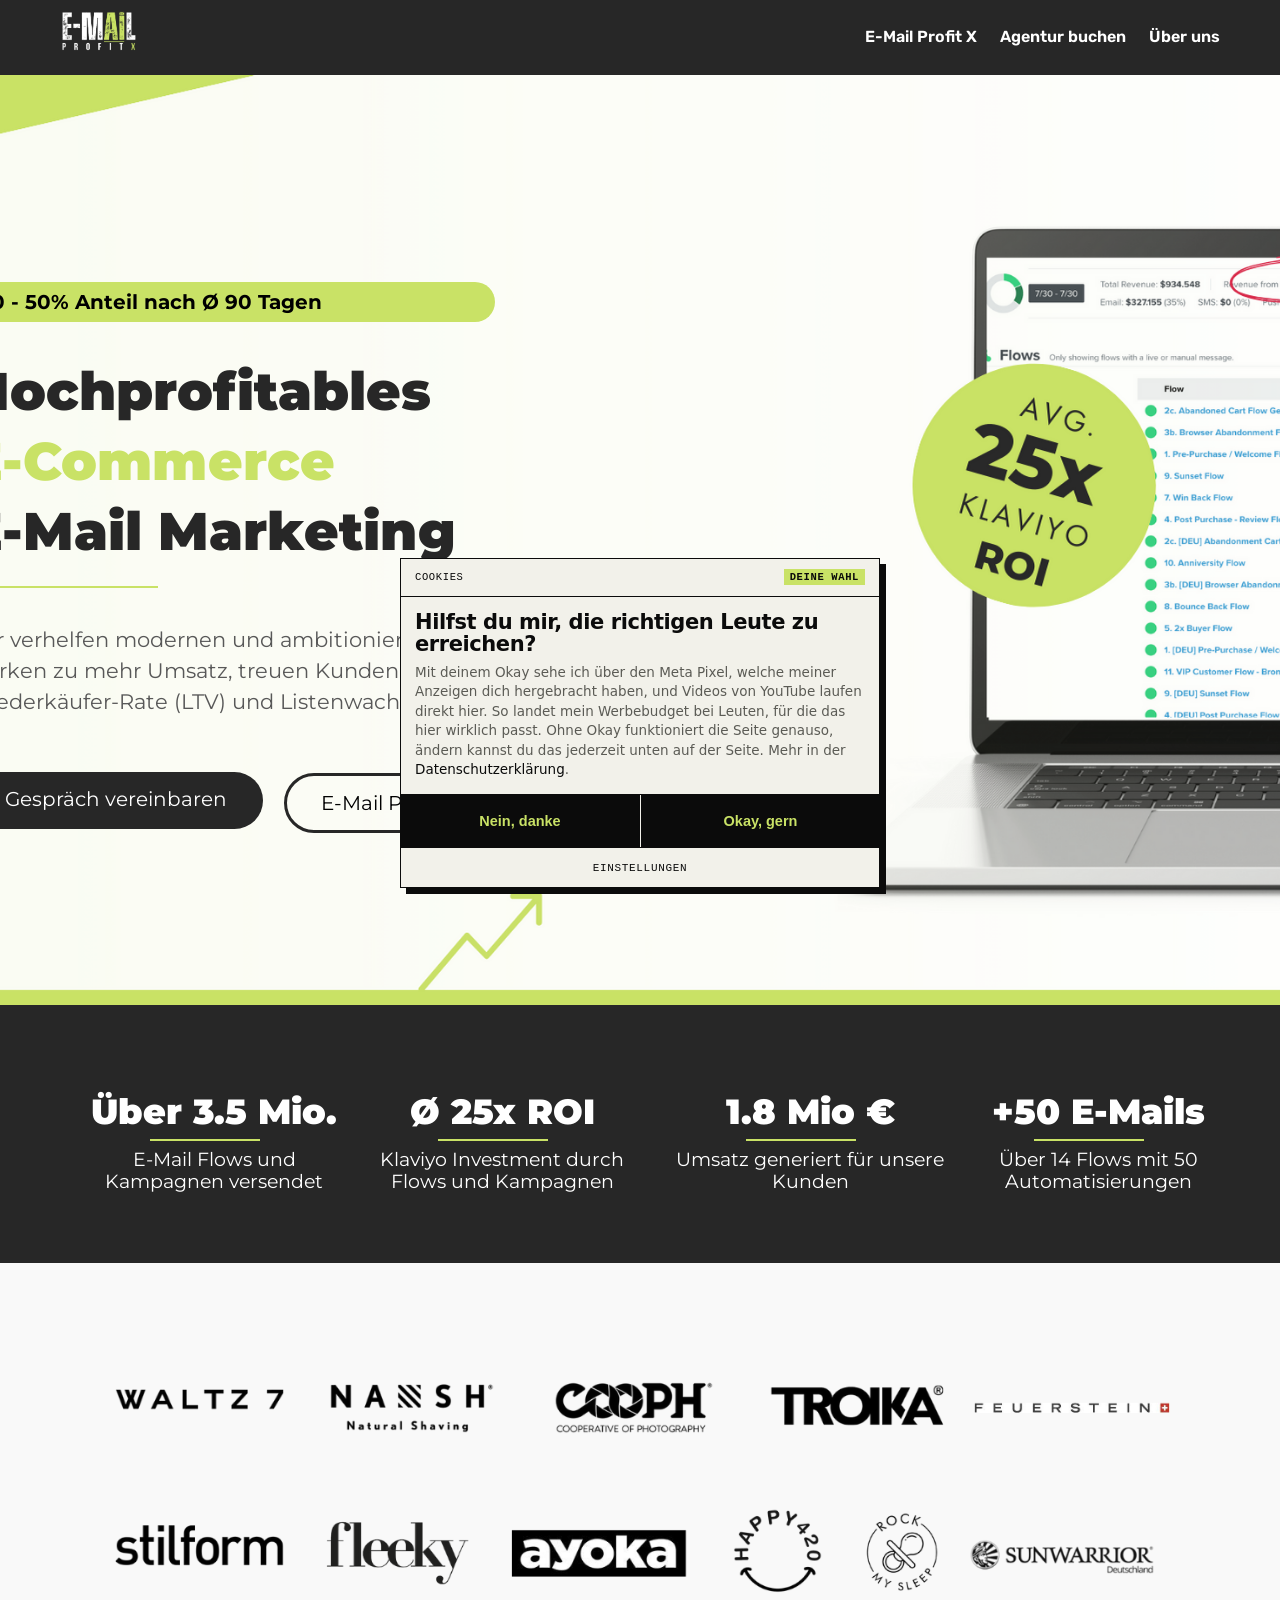
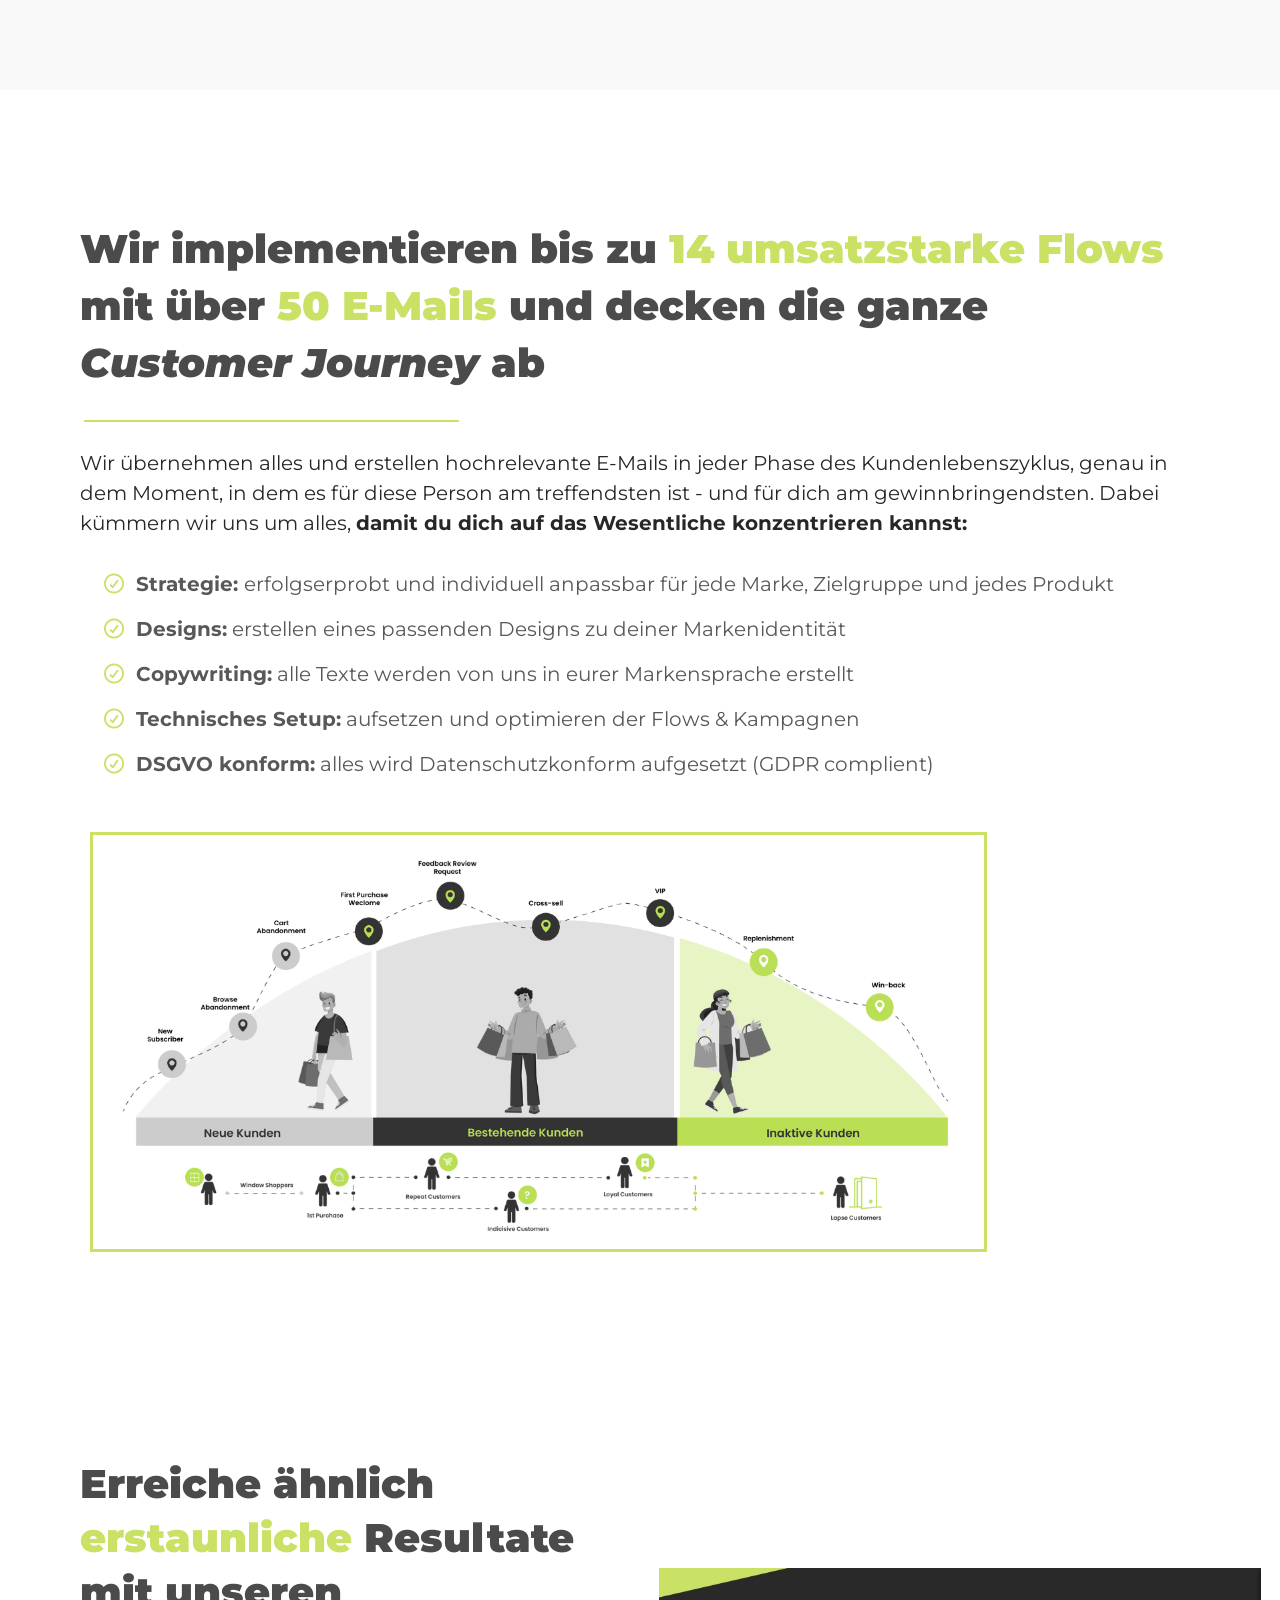
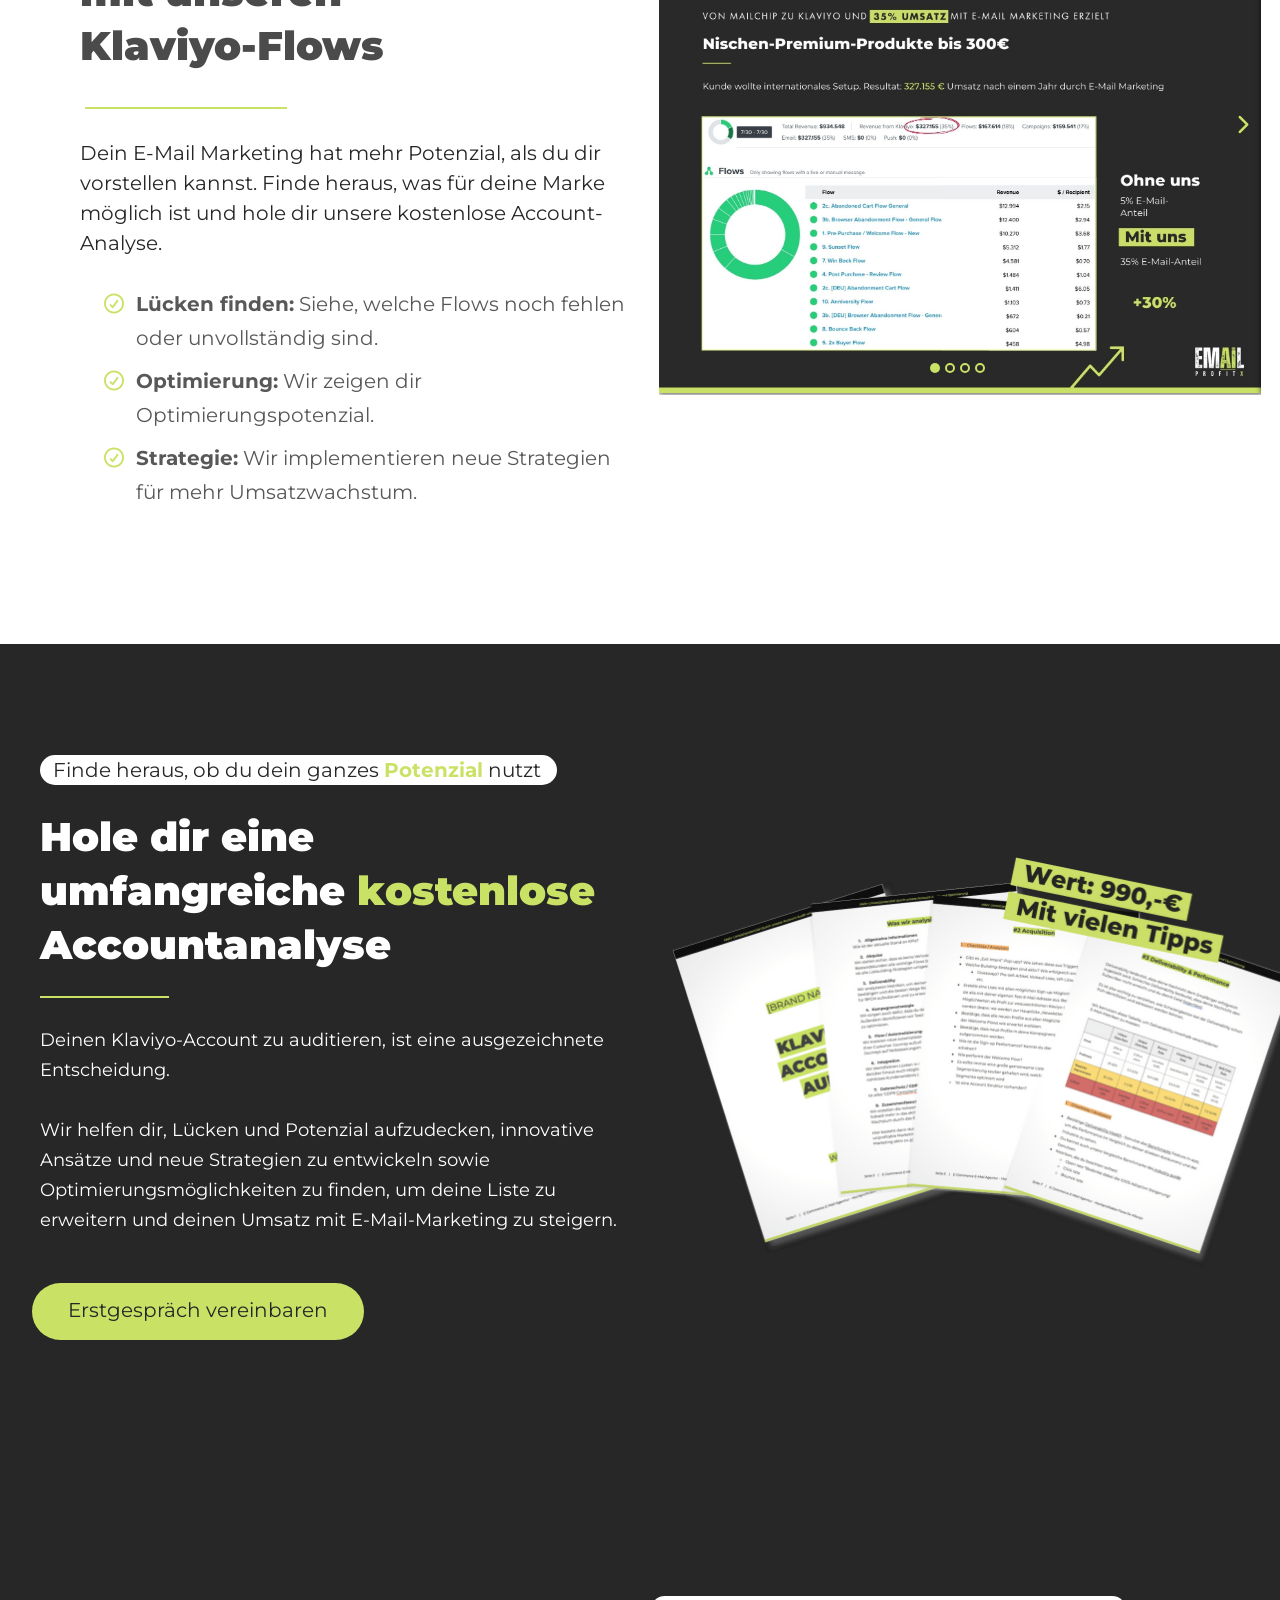
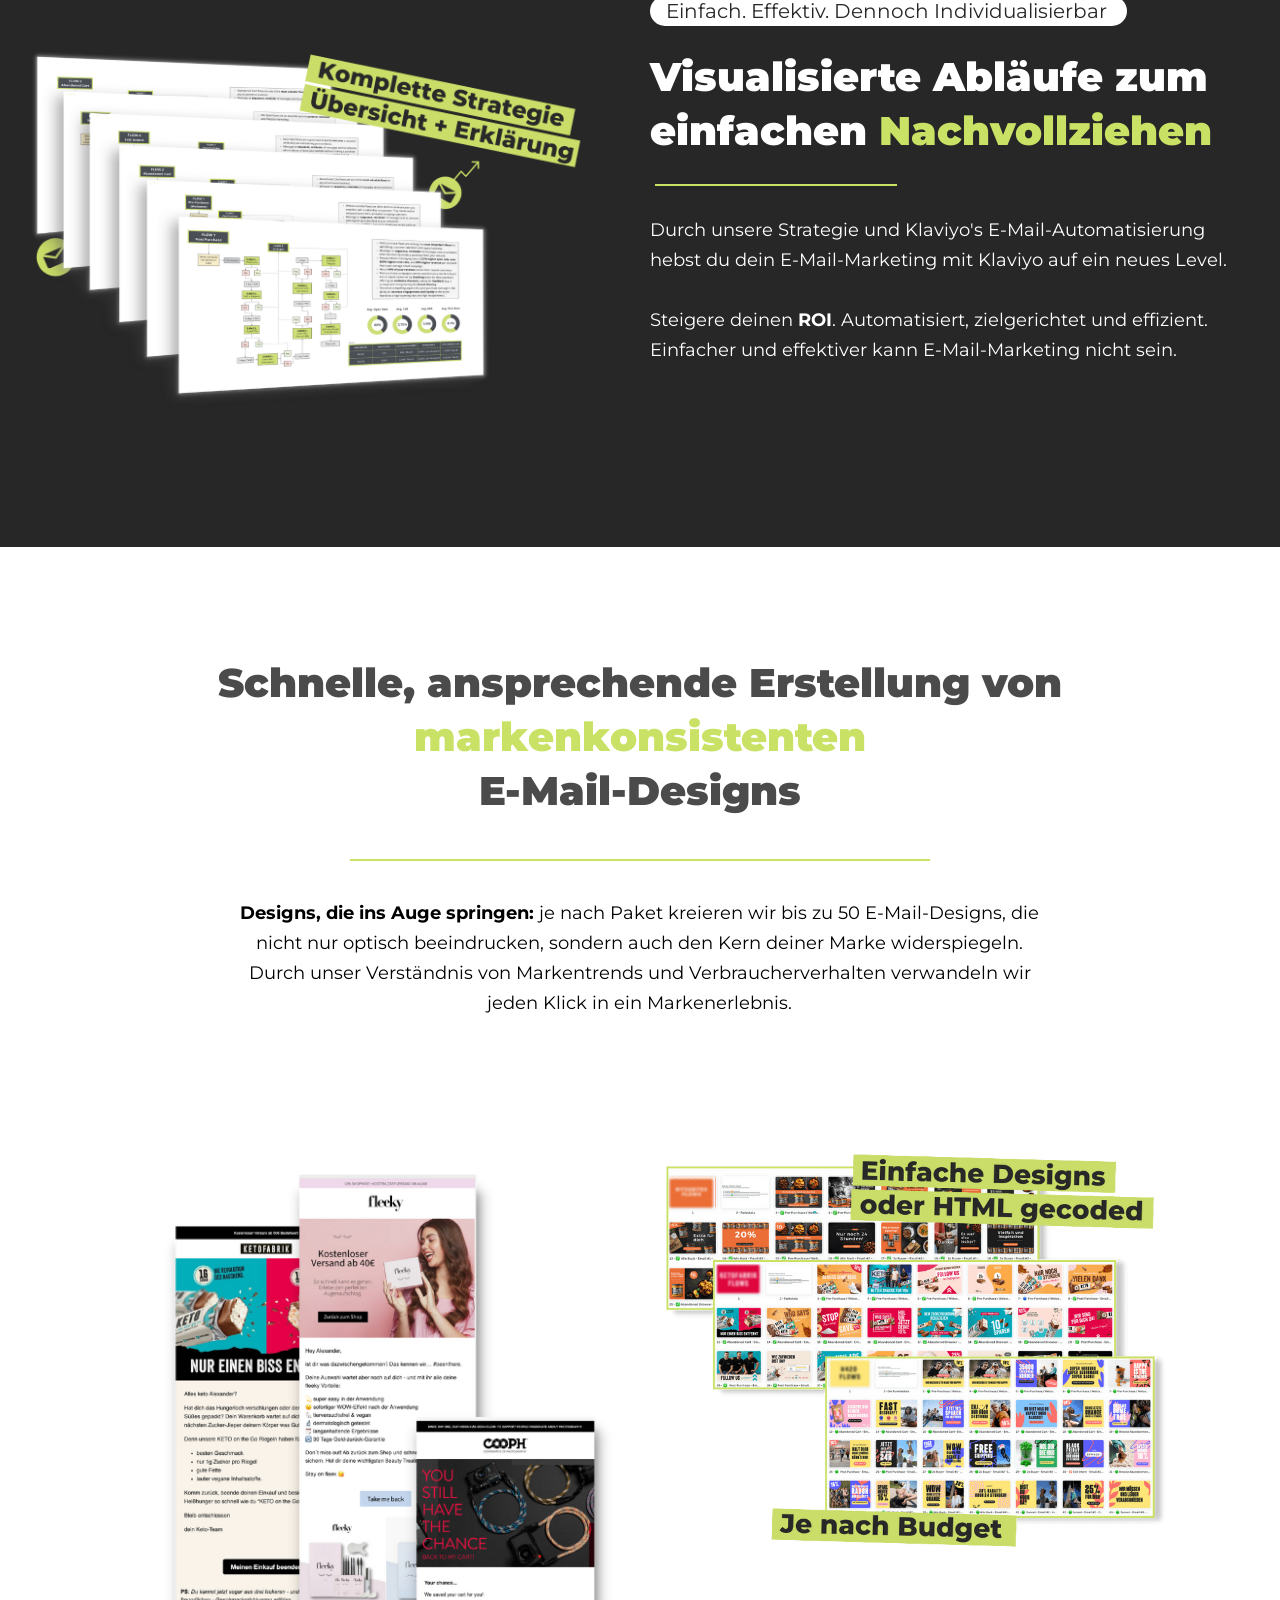
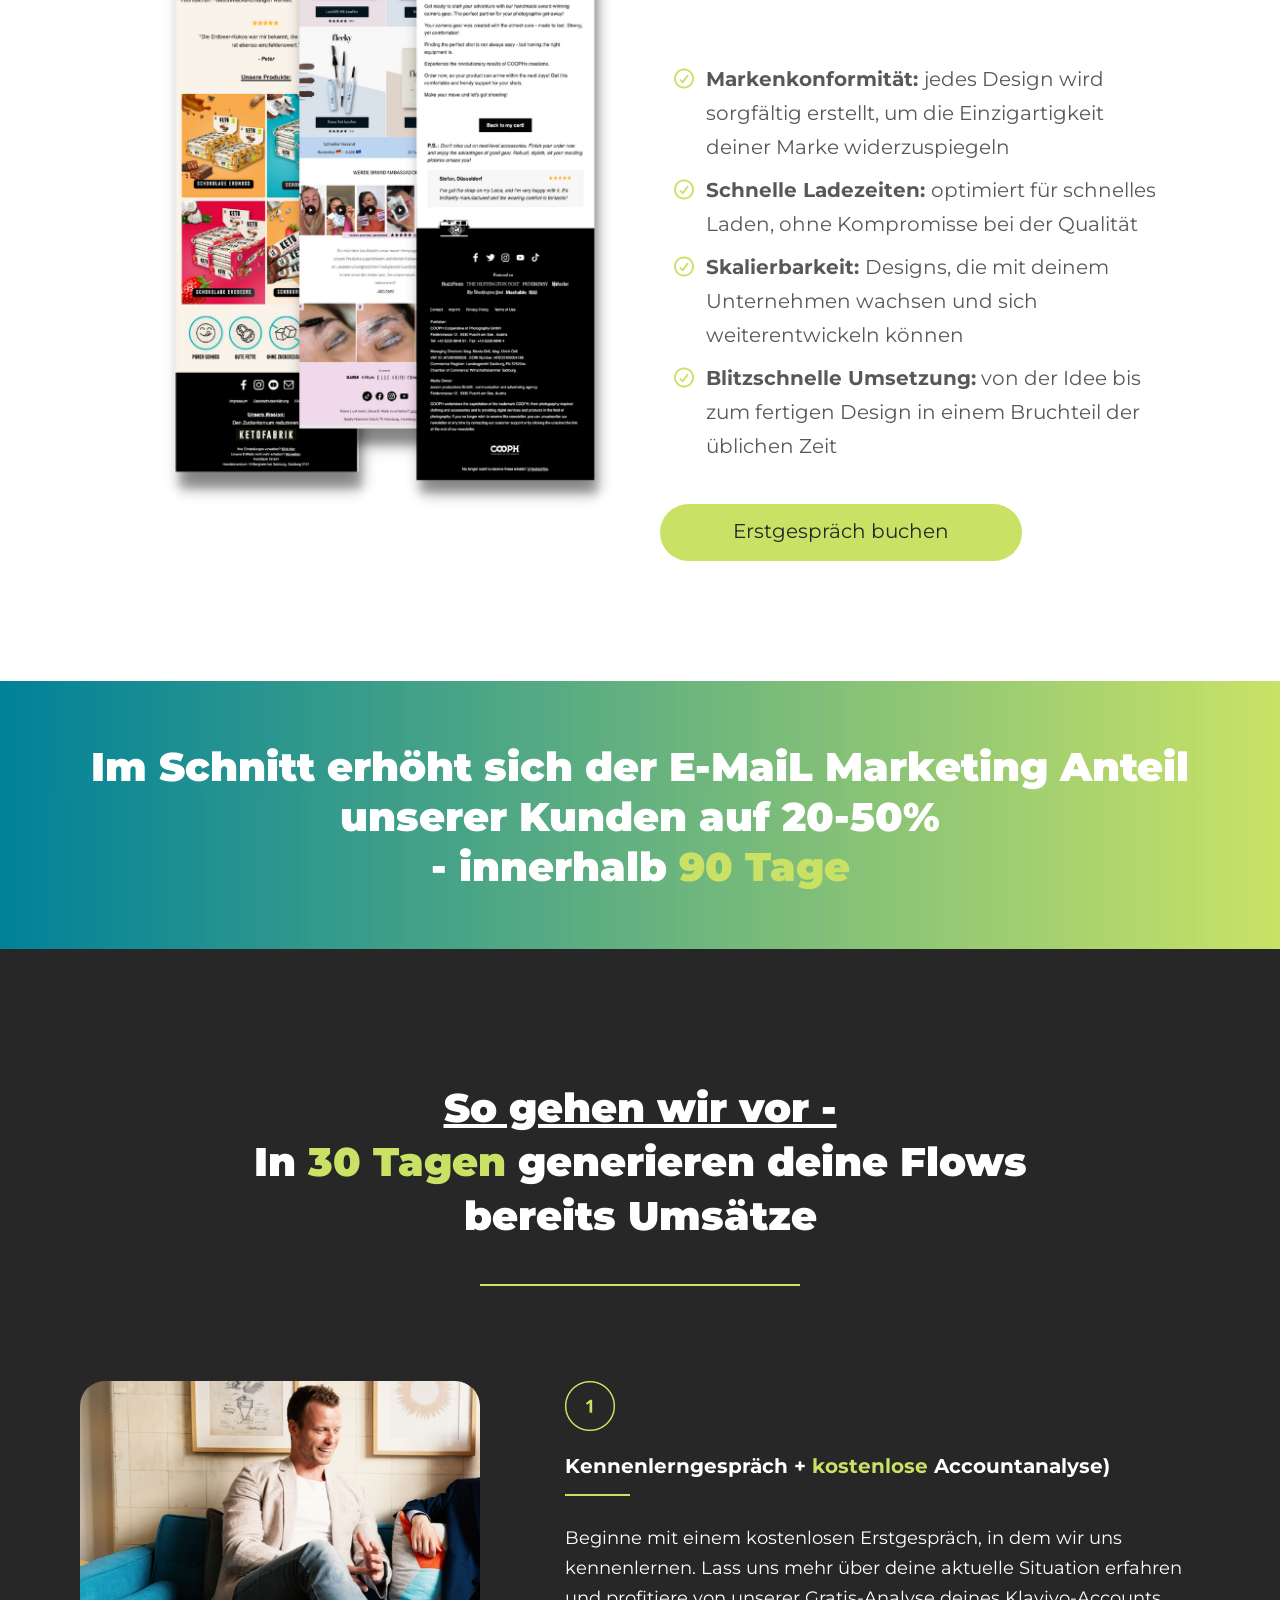
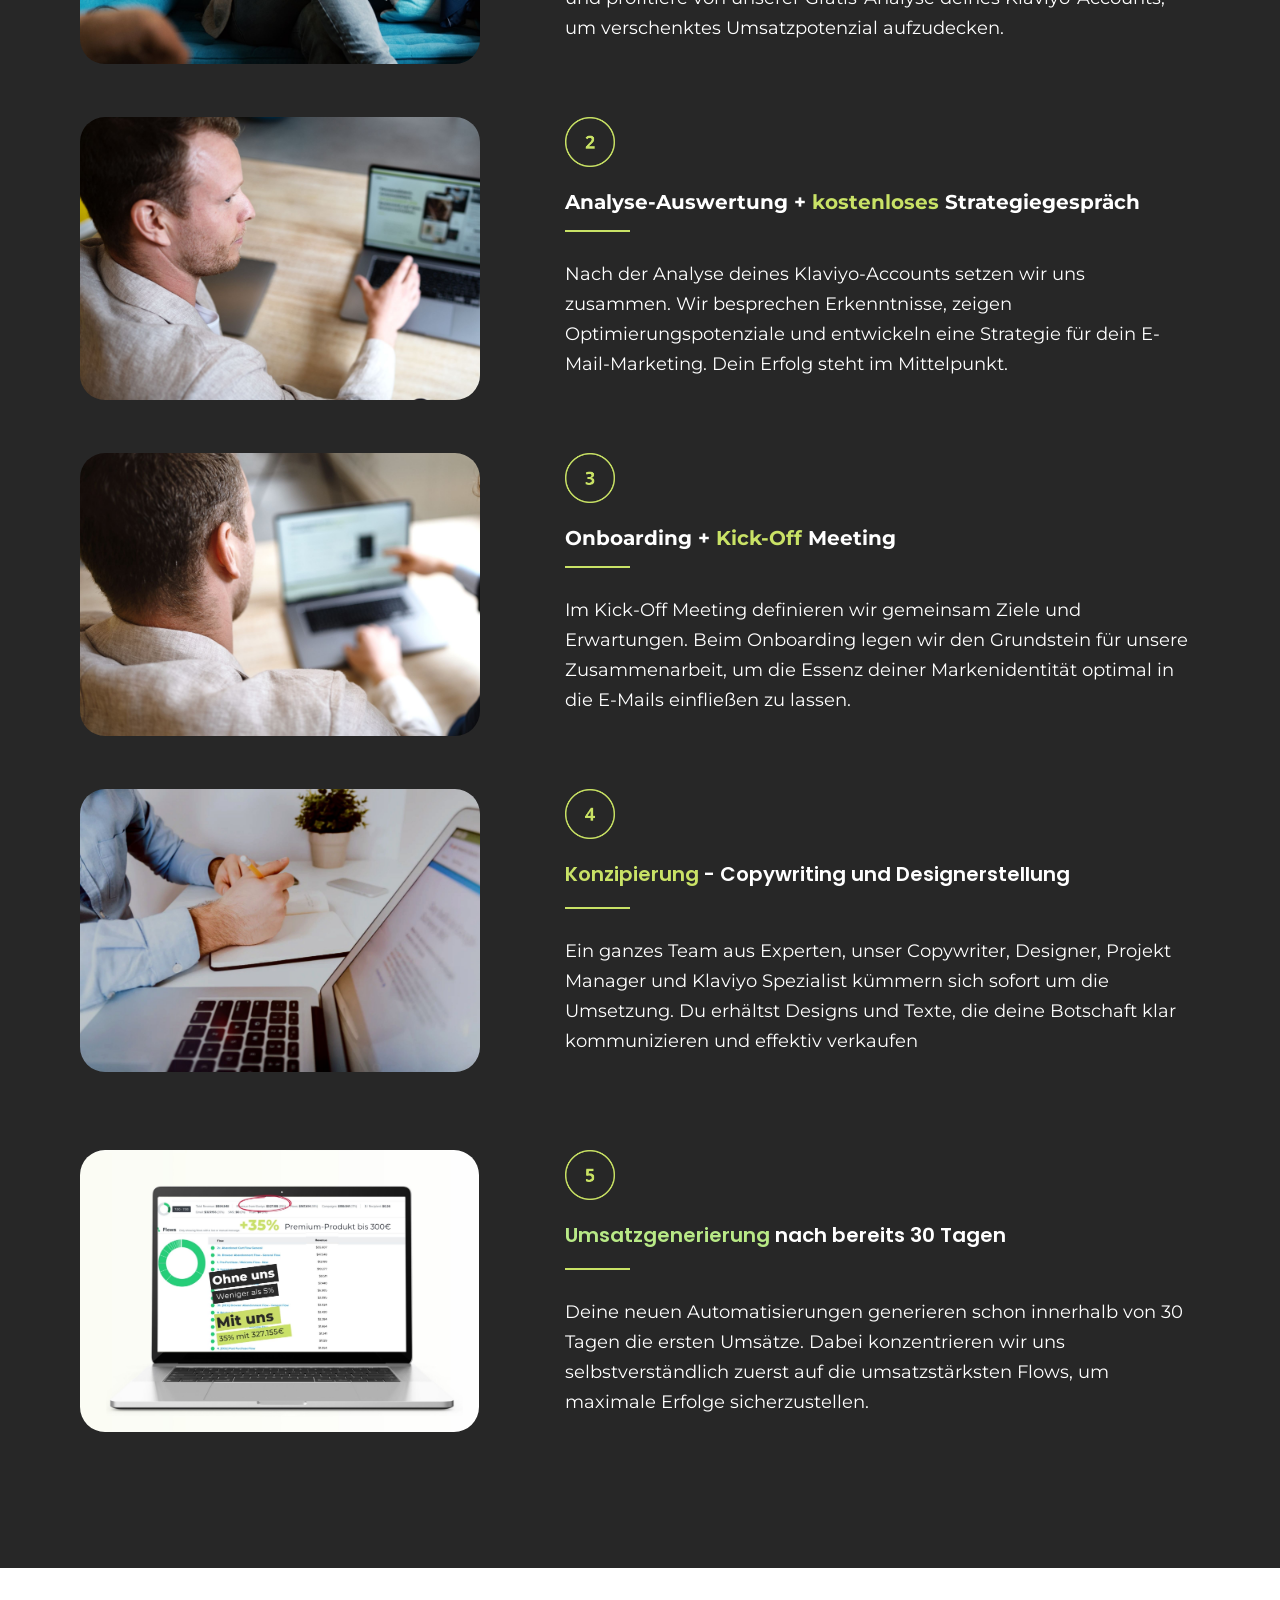
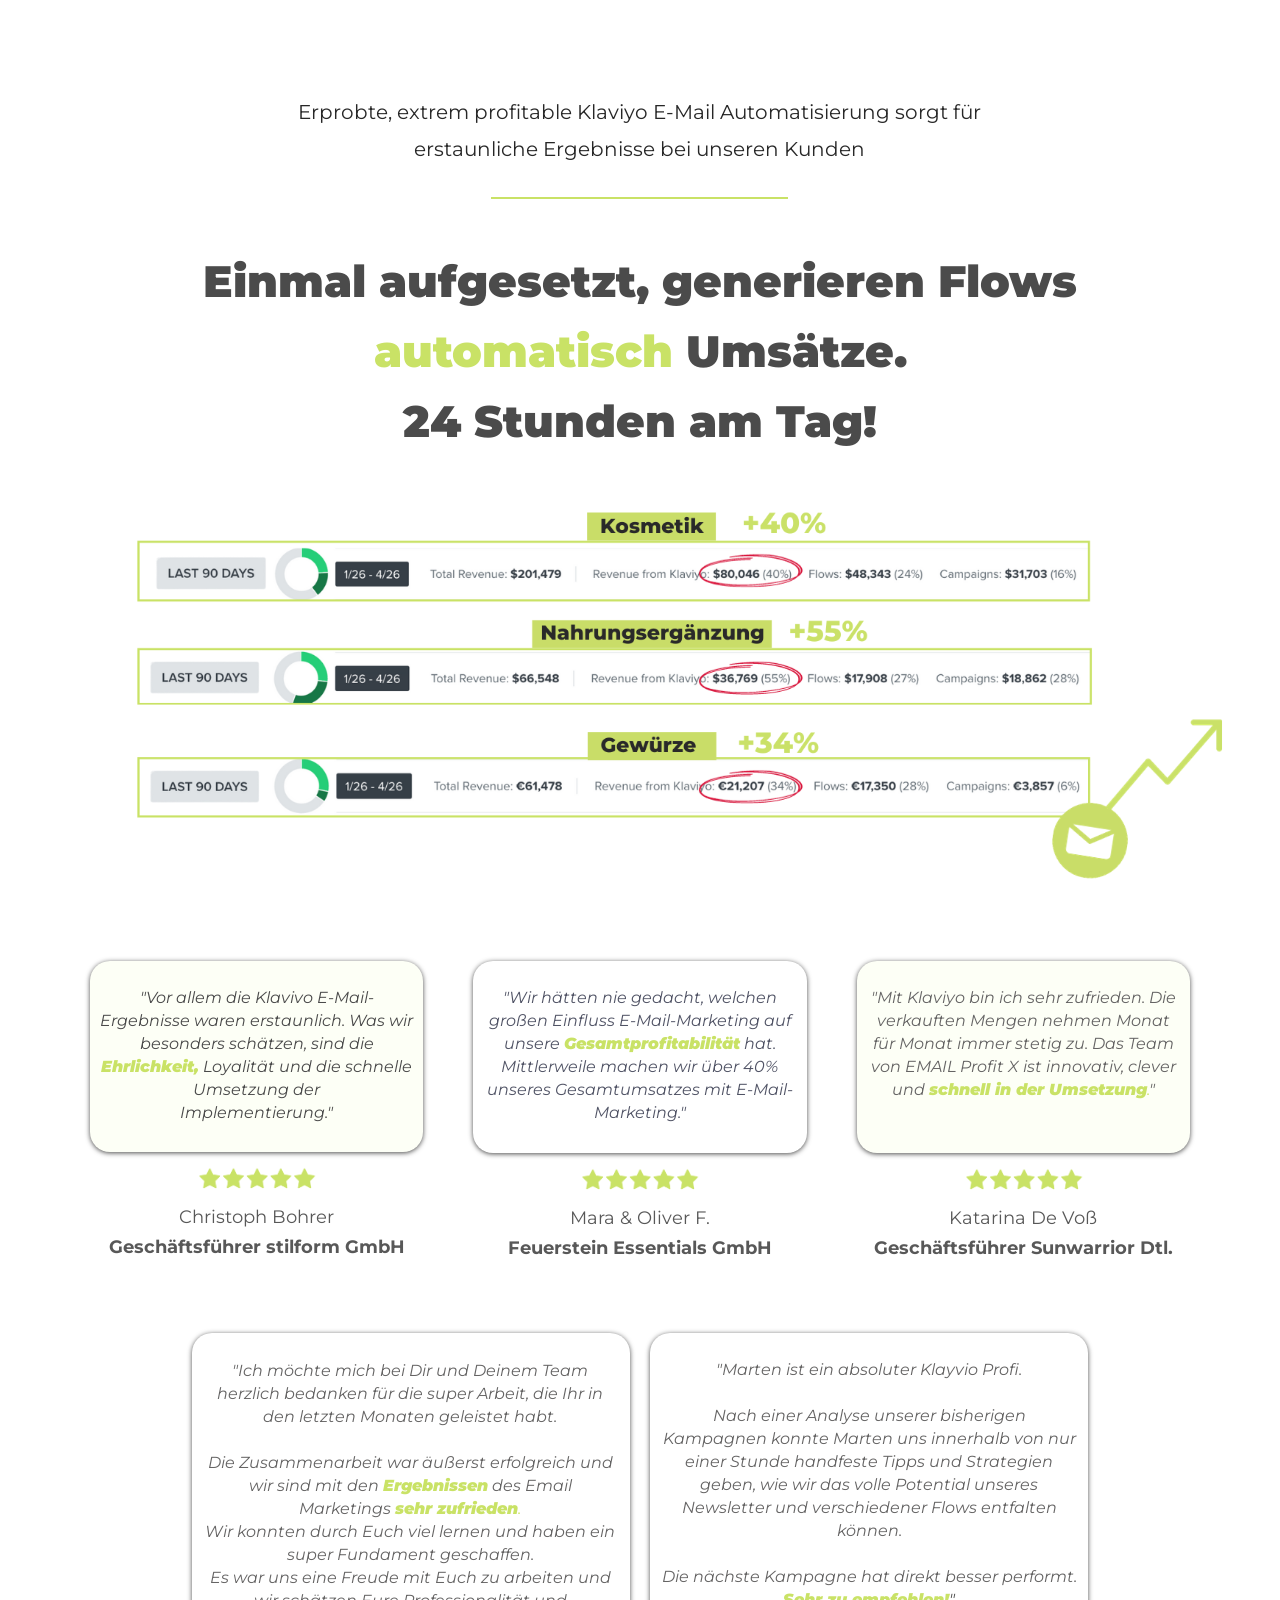
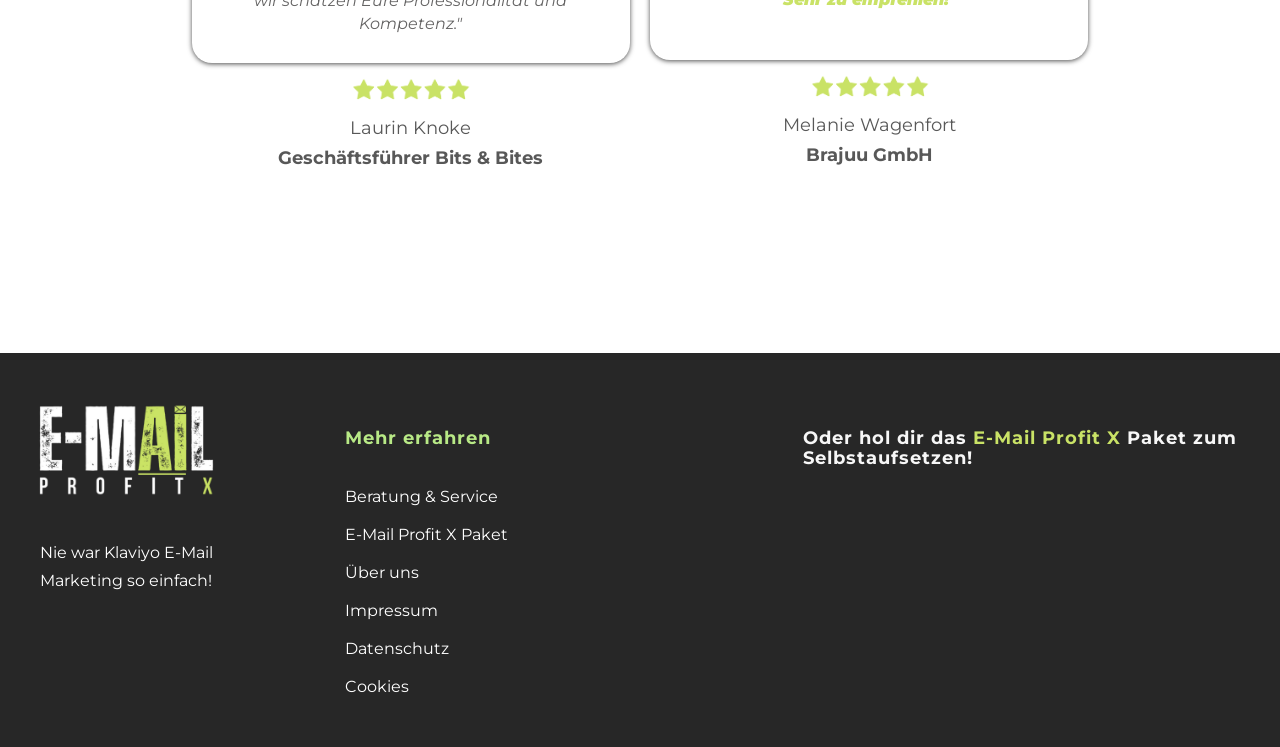
<file: emailprofitx/agentur/index.html>
<!DOCTYPE html><!-- Created with https://systeme.io --><html lang="en-US"><head><link rel="icon" type="image/png" href="../assets/67b9e1-652d7de42fc78_E-MailProfitX-Logodunkelbackground.png"><link rel="apple-touch-icon" href="../assets/67b9e1-652d7de42fc78_E-MailProfitX-Logodunkelbackground.png"><meta charSet="utf-8"/><title data-react-helmet="true">Landing Page</title><meta data-react-helmet="true" name="viewport" content="width=device-width, initial-scale=1"/><meta data-react-helmet="true" name="title" content="Landing Page"/><meta data-react-helmet="true" name="description" content=""/><meta data-react-helmet="true" name="author" content=""/><meta data-react-helmet="true" name="keywords" content=""/><meta data-react-helmet="true" property="og:image" content="../assets/182455-652e0a9bf036d_Bildschirmfoto2023-10-17um06.16.15.png"/><meta data-react-helmet="true" property="og:image:alt" content="Landing Page"/><meta data-react-helmet="true" property="og:title" content="Landing Page"/><meta data-react-helmet="true" property="og:url" content="https://aimazingai.de/emailprofitx/agentur/"/><style data-styled="" data-styled-version="6.3.11">@layer properties,theme,base,components,commonComponents,commonComponentsUtils,utilities;/*!sc*/
html{box-sizing:border-box;scroll-behavior:smooth;overscroll-behavior-x:none;-webkit-text-size-adjust:100%;text-size-adjust:100%;}/*!sc*/
body{margin:0;}/*!sc*/
a{text-decoration:none;}/*!sc*/
p span>a[href^="tel:"]{color:inherit;}/*!sc*/
p{margin:0;}/*!sc*/
*,*:before,*:after{box-sizing:inherit;}/*!sc*/
*{-webkit-font-smoothing:antialiased;}/*!sc*/
h1,h2,h3,h4,h5,h6{margin:0;font-weight:normal;}/*!sc*/
section h1{margin:0;}/*!sc*/
@layer base{button,input{margin:0;font-family:unset;}}/*!sc*/
ul{margin:0;}/*!sc*/
data-styled.g11[id="sc-global-eOtyEU1"]{content:"sc-global-eOtyEU1,"}/*!sc*/
.jTsUaR{position:absolute;z-index:0;height:100%;width:100%;top:0;left:0;z-index:-1;filter:blur(0px);background-size:initial;background-position:50% 50%;background-repeat:repeat;background-attachment:initial;background-image:none;}/*!sc*/
@media only screen and (max-width: 800px){.jTsUaR{background-size:initial;background-position:50% 50%;background-repeat:repeat;background-attachment:initial;background-image:none;}}/*!sc*/
data-styled.g15[id="sc-jlZhev"]{content:"jTsUaR,"}/*!sc*/
.jNoxfh{position:relative;width:100%;}/*!sc*/
data-styled.g16[id="sc-cwHptO"]{content:"jNoxfh,"}/*!sc*/
.gYGqKR{width:100%;font-size:16px;padding:12px 0;outline:none;text-indent:10px;text-align:left;appearance:none;font-size:18px;font-family:Montserrat;padding-top:12px;padding-right:0px;padding-bottom:12px;padding-left:0px;border-top-left-radius:5px;border-top-right-radius:5px;border-bottom-left-radius:5px;border-bottom-right-radius:5px;border-style:solid;border-width:1px;border-color:rgba(176, 186, 202, 1);background-color:rgba(255, 255, 255, 1);line-height:30px;}/*!sc*/
.gYGqKR :disabled{opacity:0.4;}/*!sc*/
@media only screen and (max-width: 800px){.gYGqKR{font-size:16px;font-family:Montserrat;background-color:rgba(255, 255, 255, 1);line-height:21px;}}/*!sc*/
data-styled.g20[id="sc-eDPEui"]{content:"gYGqKR,"}/*!sc*/
.eTIeFY{position:relative;text-align:initial;position:sticky;top:0px;bottom:auto;z-index:2;margin:0px 0px 0px 0px;}/*!sc*/
@media only screen and (max-width: 800px){.eTIeFY{display:block;}}/*!sc*/
@media only screen and (max-width: 800px){.eTIeFY{margin-top:0px;margin-right:0px;margin-bottom:0px;margin-left:0px;}}/*!sc*/
.fzPNyq{position:relative;text-align:initial;margin:-2px 0px 1px 0px;}/*!sc*/
@media only screen and (max-width: 800px){.fzPNyq{margin-top:0px;margin-right:0px;margin-bottom:0px;margin-left:0px;}}/*!sc*/
.phlUM{position:relative;text-align:initial;margin:0px 0px 0px 0px;}/*!sc*/
@media only screen and (max-width: 800px){.phlUM{margin-top:0px;margin-right:0px;margin-bottom:0px;margin-left:0px;}}/*!sc*/
.jsoHVp{position:relative;text-align:initial;display:flex;flex-direction:column;margin:-4px 0px -5px 0px;}/*!sc*/
@media only screen and (max-width: 800px){.jsoHVp{margin-top:0px;margin-right:0px;margin-bottom:0px;margin-left:0px;}}/*!sc*/
.gRFTGK{position:relative;text-align:initial;display:flex;flex-direction:column;margin:0px 0px 0px 0px;}/*!sc*/
@media only screen and (max-width: 800px){.gRFTGK{margin-top:-30px;margin-right:0px;margin-bottom:0px;margin-left:0px;}}/*!sc*/
.beElcY{position:relative;text-align:initial;display:flex;flex-direction:column;margin:0px 0px 0px 0px;}/*!sc*/
@media only screen and (max-width: 800px){.beElcY{margin-top:5px;margin-right:20px;margin-bottom:5px;margin-left:20px;}}/*!sc*/
.keyukQ{position:relative;text-align:initial;margin:10px -169px 0px -113px;}/*!sc*/
@media only screen and (max-width: 800px){.keyukQ{margin-top:0px;margin-right:0px;margin-bottom:0px;margin-left:0px;}}/*!sc*/
.dZujPi{position:relative;text-align:initial;margin:0px 163px 14px 0px;}/*!sc*/
@media only screen and (max-width: 800px){.dZujPi{margin-top:0px;margin-right:56px;margin-bottom:0px;margin-left:0px;}}/*!sc*/
.bUjMao{position:relative;text-align:initial;margin:20px 0px 10px 0px;}/*!sc*/
@media only screen and (max-width: 800px){.bUjMao{margin-top:10px;margin-right:0px;margin-bottom:20px;margin-left:0px;}}/*!sc*/
.hWseFi{position:relative;text-align:initial;margin:2px 500px 0px 4px;}/*!sc*/
@media only screen and (max-width: 800px){.hWseFi{margin-top:-17px;margin-right:2px;margin-bottom:0px;margin-left:0px;}}/*!sc*/
.bTAxdx{position:relative;text-align:initial;display:flex;flex-direction:column;margin:0px 0px 0px 0px;}/*!sc*/
@media only screen and (min-width: 801px){.bTAxdx{display:none;}}/*!sc*/
@media print{.bTAxdx{display:none;}}/*!sc*/
@media only screen and (max-width: 800px){.bTAxdx{margin-top:0px;margin-right:0px;margin-bottom:0px;margin-left:0px;}}/*!sc*/
.gqRmaY{position:relative;text-align:initial;margin:28px 0px 0px 0px;}/*!sc*/
@media only screen and (max-width: 800px){.gqRmaY{margin-top:15px;margin-right:0px;margin-bottom:20px;margin-left:0px;}}/*!sc*/
.bUGjcN{position:relative;text-align:initial;margin:20px -54px 0px 0px;}/*!sc*/
@media only screen and (max-width: 800px){.bUGjcN{margin-top:-20px;margin-right:0px;margin-bottom:0px;margin-left:0px;}}/*!sc*/
.DJfVr{position:relative;text-align:initial;display:flex;flex-direction:column;margin:25px 0px 50px -8px;}/*!sc*/
@media only screen and (max-width: 800px){.DJfVr{margin-top:5px;margin-right:20px;margin-bottom:5px;margin-left:20px;}}/*!sc*/
.qxCZi{position:relative;text-align:initial;display:flex;flex-direction:column;margin:26px 95px 0px -128px;}/*!sc*/
@media only screen and (max-width: 800px){.qxCZi{margin-top:5px;margin-right:20px;margin-bottom:5px;margin-left:20px;}}/*!sc*/
.eHChNV{position:relative;text-align:initial;margin:0px -52px 0px -20px;}/*!sc*/
@media only screen and (max-width: 800px){.eHChNV{margin-top:0px;margin-right:0px;margin-bottom:0px;margin-left:0px;}}/*!sc*/
.iJZoXL{position:relative;text-align:initial;margin:-8px 88px 0px 70px;}/*!sc*/
@media only screen and (max-width: 800px){.iJZoXL{margin-top:-19px;margin-right:100px;margin-bottom:0px;margin-left:100px;}}/*!sc*/
.gBzSyC{position:relative;text-align:initial;margin:0px 0px 0px 0px;}/*!sc*/
@media only screen and (max-width: 800px){.gBzSyC{margin-top:0px;margin-right:0px;margin-bottom:20px;margin-left:0px;}}/*!sc*/
.lejBIa{position:relative;text-align:initial;margin:-8px 88px 0px 70px;}/*!sc*/
@media only screen and (max-width: 800px){.lejBIa{margin-top:-18px;margin-right:100px;margin-bottom:0px;margin-left:100px;}}/*!sc*/
.ffznCt{position:relative;text-align:initial;margin:-8px 88px 0px 70px;}/*!sc*/
@media only screen and (max-width: 800px){.ffznCt{margin-top:-20px;margin-right:100px;margin-bottom:0px;margin-left:100px;}}/*!sc*/
.JYdCx{position:relative;text-align:initial;margin:-8px 88px 0px 70px;}/*!sc*/
@media only screen and (max-width: 800px){.JYdCx{margin-top:-17px;margin-right:100px;margin-bottom:0px;margin-left:100px;}}/*!sc*/
.eoBsvS{position:relative;text-align:initial;margin:0px 0px 0px 0px;}/*!sc*/
@media only screen and (max-width: 800px){.eoBsvS{margin-top:-12px;margin-right:0px;margin-bottom:0px;margin-left:0px;}}/*!sc*/
.gsAzqe{position:relative;text-align:initial;display:flex;flex-direction:column;margin:0px 0px 0px 0px;}/*!sc*/
@media only screen and (max-width: 800px){.gsAzqe{display:none;}}/*!sc*/
@media only screen and (max-width: 800px){.gsAzqe{margin-top:0px;margin-right:0px;margin-bottom:0px;margin-left:0px;}}/*!sc*/
.fSoeHO{position:relative;text-align:initial;margin:5px 0px 17px 0px;}/*!sc*/
@media only screen and (max-width: 800px){.fSoeHO{margin-top:20px;margin-right:0px;margin-bottom:12px;margin-left:0px;}}/*!sc*/
.bdkuzm{position:relative;text-align:initial;margin:4px 741px -1px 4px;}/*!sc*/
@media only screen and (max-width: 800px){.bdkuzm{margin-top:0px;margin-right:0px;margin-bottom:0px;margin-left:0px;}}/*!sc*/
.fbXqvK{position:relative;text-align:initial;margin:19px 1px 24px 0px;}/*!sc*/
@media only screen and (max-width: 800px){.fbXqvK{margin-top:29px;margin-right:0px;margin-bottom:20px;margin-left:0px;}}/*!sc*/
.cxxDHK{position:relative;text-align:initial;margin:0px 0px 0px 16px;}/*!sc*/
@media only screen and (max-width: 800px){.cxxDHK{margin-top:0px;margin-right:0px;margin-bottom:0px;margin-left:10px;}}/*!sc*/
.bznlZS{position:relative;text-align:initial;margin:54px 0px 40px 0px;}/*!sc*/
@media only screen and (max-width: 800px){.bznlZS{margin-top:0px;margin-right:0px;margin-bottom:56px;margin-left:0px;}}/*!sc*/
.hpTYAq{position:relative;text-align:initial;margin:5px 0px 20px 0px;}/*!sc*/
@media only screen and (max-width: 800px){.hpTYAq{margin-top:20px;margin-right:0px;margin-bottom:12px;margin-left:0px;}}/*!sc*/
.fAosGl{position:relative;text-align:initial;margin:6px 343px 2px 5px;}/*!sc*/
@media only screen and (max-width: 800px){.fAosGl{margin-top:0px;margin-right:0px;margin-bottom:0px;margin-left:0px;}}/*!sc*/
.gHuAVp{position:relative;text-align:initial;margin:-8px -61px -7px 9px;}/*!sc*/
@media only screen and (min-width: 801px){.gHuAVp{display:none;}}/*!sc*/
@media print{.gHuAVp{display:none;}}/*!sc*/
@media only screen and (max-width: 800px){.gHuAVp{margin-top:0px;margin-right:0px;margin-bottom:0px;margin-left:0px;}}/*!sc*/
.bOWWol{position:relative;text-align:initial;display:flex;flex-direction:column;margin:0px 0px 0px 0px;}/*!sc*/
@media only screen and (max-width: 800px){.bOWWol{display:none;}}/*!sc*/
@media only screen and (max-width: 800px){.bOWWol{margin-top:25px;margin-right:0px;margin-bottom:0px;margin-left:0px;}}/*!sc*/
.fDkwDW{position:relative;text-align:initial;display:flex;flex-direction:column;margin:0px 0px 0px 0px;}/*!sc*/
@media only screen and (min-width: 801px){.fDkwDW{display:none;}}/*!sc*/
@media print{.fDkwDW{display:none;}}/*!sc*/
@media only screen and (max-width: 800px){.fDkwDW{margin-top:25px;margin-right:0px;margin-bottom:0px;margin-left:0px;}}/*!sc*/
.ckQrrg{position:relative;text-align:initial;display:flex;flex-direction:column;margin:0px 0px 0px 0px;}/*!sc*/
@media only screen and (max-width: 800px){.ckQrrg{margin-top:0px;margin-right:0px;margin-bottom:0px;margin-left:0px;}}/*!sc*/
.guVjOC{position:relative;text-align:initial;margin:-8px -61px -7px 9px;}/*!sc*/
@media only screen and (max-width: 800px){.guVjOC{display:none;}}/*!sc*/
@media only screen and (max-width: 800px){.guVjOC{margin-top:0px;margin-right:0px;margin-bottom:0px;margin-left:0px;}}/*!sc*/
.llzMEK{position:relative;text-align:initial;margin:20px -40px 0px -40px;}/*!sc*/
@media only screen and (max-width: 800px){.llzMEK{margin-top:0px;margin-right:0px;margin-bottom:0px;margin-left:0px;}}/*!sc*/
.ikZtam{position:relative;text-align:initial;margin:0px 0px 0px 0px;}/*!sc*/
@media only screen and (max-width: 800px){.ikZtam{margin-top:20px;margin-right:0px;margin-bottom:0px;margin-left:0px;}}/*!sc*/
.gNGqTd{position:relative;text-align:initial;margin:0px 80px 19px 0px;}/*!sc*/
@media only screen and (min-width: 801px){.gNGqTd{display:none;}}/*!sc*/
@media print{.gNGqTd{display:none;}}/*!sc*/
@media only screen and (max-width: 800px){.gNGqTd{margin-top:0px;margin-right:0px;margin-bottom:0px;margin-left:0px;}}/*!sc*/
.dFWbDO{position:relative;text-align:initial;margin:0px 73px 19px 0px;}/*!sc*/
@media only screen and (max-width: 800px){.dFWbDO{display:none;}}/*!sc*/
@media only screen and (max-width: 800px){.dFWbDO{margin-top:0px;margin-right:-5px;margin-bottom:0px;margin-left:-5px;}}/*!sc*/
.bbgKTw{position:relative;text-align:initial;margin:6px 0px 12px 0px;}/*!sc*/
@media only screen and (max-width: 800px){.bbgKTw{margin-top:20px;margin-right:0px;margin-bottom:12px;margin-left:0px;}}/*!sc*/
.pQpCj{position:relative;text-align:initial;margin:4px 461px 0px 0px;}/*!sc*/
@media only screen and (max-width: 800px){.pQpCj{margin-top:0px;margin-right:0px;margin-bottom:0px;margin-left:0px;}}/*!sc*/
.ckJaty{position:relative;text-align:initial;display:flex;flex-direction:column;margin:87px -40px 0px 0px;}/*!sc*/
@media only screen and (min-width: 801px){.ckJaty{display:none;}}/*!sc*/
@media print{.ckJaty{display:none;}}/*!sc*/
@media only screen and (max-width: 800px){.ckJaty{margin-top:0px;margin-right:-11px;margin-bottom:-1px;margin-left:0px;}}/*!sc*/
.HbYXW{position:relative;text-align:initial;margin:19px 0px 23px 0px;}/*!sc*/
@media only screen and (max-width: 800px){.HbYXW{margin-top:23px;margin-right:0px;margin-bottom:20px;margin-left:0px;}}/*!sc*/
.dJuWma{position:relative;text-align:initial;display:flex;flex-direction:column;margin:25px 0px 50px -8px;}/*!sc*/
@media only screen and (max-width: 800px){.dJuWma{margin-top:19px;margin-right:20px;margin-bottom:5px;margin-left:20px;}}/*!sc*/
.kwcPYU{position:relative;text-align:initial;display:flex;flex-direction:column;margin:92px -65px 0px 16px;}/*!sc*/
@media only screen and (max-width: 800px){.kwcPYU{display:none;}}/*!sc*/
@media only screen and (max-width: 800px){.kwcPYU{margin-top:0px;margin-right:0px;margin-bottom:0px;margin-left:0px;}}/*!sc*/
.urUVk{position:relative;text-align:initial;margin:0px -40px 80px -40px;}/*!sc*/
@media only screen and (max-width: 800px){.urUVk{margin-top:0px;margin-right:0px;margin-bottom:0px;margin-left:0px;}}/*!sc*/
.iAUFuS{position:relative;text-align:initial;display:flex;flex-direction:column;margin:30px 40px 0px -40px;}/*!sc*/
@media only screen and (max-width: 800px){.iAUFuS{display:none;}}/*!sc*/
@media only screen and (max-width: 800px){.iAUFuS{margin-top:13px;margin-right:0px;margin-bottom:40px;margin-left:0px;}}/*!sc*/
.CAcsd{position:relative;text-align:initial;margin:0px 113px 19px 0px;}/*!sc*/
@media only screen and (max-width: 800px){.CAcsd{display:none;}}/*!sc*/
@media only screen and (max-width: 800px){.CAcsd{margin-top:0px;margin-right:0px;margin-bottom:0px;margin-left:0px;}}/*!sc*/
.lbYsgy{position:relative;text-align:initial;margin:0px 0px 0px 0px;}/*!sc*/
@media only screen and (max-width: 800px){.lbYsgy{display:none;}}/*!sc*/
@media only screen and (max-width: 800px){.lbYsgy{margin-top:0px;margin-right:0px;margin-bottom:0px;margin-left:0px;}}/*!sc*/
.jCvgoK{position:relative;text-align:initial;margin:0px 113px 19px 0px;}/*!sc*/
@media only screen and (min-width: 801px){.jCvgoK{display:none;}}/*!sc*/
@media print{.jCvgoK{display:none;}}/*!sc*/
@media only screen and (max-width: 800px){.jCvgoK{margin-top:0px;margin-right:0px;margin-bottom:0px;margin-left:0px;}}/*!sc*/
.fdoqPL{position:relative;text-align:initial;margin:5px 0px 12px 0px;}/*!sc*/
@media only screen and (max-width: 800px){.fdoqPL{margin-top:20px;margin-right:0px;margin-bottom:12px;margin-left:0px;}}/*!sc*/
.kFiKrN{position:relative;text-align:initial;display:flex;flex-direction:column;margin:30px 40px 0px -40px;}/*!sc*/
@media only screen and (min-width: 801px){.kFiKrN{display:none;}}/*!sc*/
@media print{.kFiKrN{display:none;}}/*!sc*/
@media only screen and (max-width: 800px){.kFiKrN{margin-top:13px;margin-right:0px;margin-bottom:40px;margin-left:0px;}}/*!sc*/
.hccTZh{position:relative;text-align:initial;margin:19px 1px 24px 0px;}/*!sc*/
@media only screen and (max-width: 800px){.hccTZh{margin-top:0px;margin-right:0px;margin-bottom:20px;margin-left:0px;}}/*!sc*/
.ktJBkf{position:relative;text-align:initial;margin:21px 250px 0px 250px;}/*!sc*/
@media only screen and (max-width: 800px){.ktJBkf{margin-top:0px;margin-right:0px;margin-bottom:0px;margin-left:0px;}}/*!sc*/
.bGdzbw{position:relative;text-align:initial;margin:0px 0px 0px 16px;}/*!sc*/
@media only screen and (max-width: 800px){.bGdzbw{margin-top:13px;margin-right:0px;margin-bottom:0px;margin-left:10px;}}/*!sc*/
.dHSYPQ{position:relative;text-align:initial;display:flex;flex-direction:column;margin:36px 0px 50px 10px;}/*!sc*/
@media only screen and (max-width: 800px){.dHSYPQ{margin-top:34px;margin-right:20px;margin-bottom:31px;margin-left:20px;}}/*!sc*/
.dqYMHA{position:relative;text-align:initial;margin:0px -20px 0px -20px;}/*!sc*/
@media only screen and (max-width: 800px){.dqYMHA{margin-top:0px;margin-right:0px;margin-bottom:0px;margin-left:0px;}}/*!sc*/
.igWHvF{position:relative;text-align:initial;margin:18px 0px 7px 0px;}/*!sc*/
@media only screen and (max-width: 800px){.igWHvF{margin-top:10px;margin-right:0px;margin-bottom:20px;margin-left:0px;}}/*!sc*/
.detFYG{position:relative;text-align:initial;margin:0px 0px 0px 0px;}/*!sc*/
@media only screen and (max-width: 800px){.detFYG{margin-top:60px;margin-right:0px;margin-bottom:0px;margin-left:0px;}}/*!sc*/
.jFPDNb{position:relative;text-align:initial;margin:21px 400px 0px 400px;}/*!sc*/
@media only screen and (max-width: 800px){.jFPDNb{margin-top:0px;margin-right:0px;margin-bottom:0px;margin-left:0px;}}/*!sc*/
.cYVhoH{position:relative;text-align:initial;margin:0px 0px 20px 0px;}/*!sc*/
@media only screen and (max-width: 800px){.cYVhoH{margin-top:0px;margin-right:0px;margin-bottom:50px;margin-left:0px;}}/*!sc*/
.fQiuYF{position:relative;text-align:initial;display:flex;flex-direction:column;margin:0px 0px 0px 0px;}/*!sc*/
@media only screen and (max-width: 800px){.fQiuYF{display:none;}}/*!sc*/
@media only screen and (max-width: 800px){.fQiuYF{margin-top:0px;margin-right:0px;margin-bottom:30px;margin-left:0px;}}/*!sc*/
.icFXXT{position:relative;text-align:initial;display:flex;flex-direction:column;margin:0px 0px 20px 0px;}/*!sc*/
@media only screen and (max-width: 800px){.icFXXT{margin-top:38px;margin-right:0px;margin-bottom:20px;margin-left:0px;}}/*!sc*/
.gUlEXM{position:relative;text-align:initial;margin:0px 0px 5px 0px;}/*!sc*/
@media only screen and (max-width: 800px){.gUlEXM{margin-top:0px;margin-right:0px;margin-bottom:10px;margin-left:0px;}}/*!sc*/
.cviwzz{position:relative;text-align:initial;margin:0px 560px 0px 0px;}/*!sc*/
@media only screen and (max-width: 800px){.cviwzz{margin-top:0px;margin-right:100px;margin-bottom:0px;margin-left:100px;}}/*!sc*/
.kzDwqh{position:relative;text-align:initial;display:flex;flex-direction:column;margin:0px 0px 0px 0px;}/*!sc*/
@media only screen and (min-width: 801px){.kzDwqh{display:none;}}/*!sc*/
@media print{.kzDwqh{display:none;}}/*!sc*/
@media only screen and (max-width: 800px){.kzDwqh{margin-top:25px;margin-right:0px;margin-bottom:30px;margin-left:0px;}}/*!sc*/
.brPVTw{position:relative;text-align:initial;display:flex;flex-direction:column;margin:0px 0px 20px 0px;}/*!sc*/
@media only screen and (max-width: 800px){.brPVTw{margin-top:0px;margin-right:0px;margin-bottom:20px;margin-left:0px;}}/*!sc*/
.cJnDyQ{position:relative;text-align:initial;margin:0px 0px 40px 0px;}/*!sc*/
@media only screen and (max-width: 800px){.cJnDyQ{margin-top:0px;margin-right:0px;margin-bottom:0px;margin-left:0px;}}/*!sc*/
.bRHsPz{position:relative;text-align:initial;margin:0px 0px 10px 0px;}/*!sc*/
@media only screen and (max-width: 800px){.bRHsPz{margin-top:0px;margin-right:0px;margin-bottom:20px;margin-left:0px;}}/*!sc*/
.fsNfsW{position:relative;text-align:initial;margin:0px 0px 107px 0px;}/*!sc*/
@media only screen and (max-width: 800px){.fsNfsW{margin-top:0px;margin-right:0px;margin-bottom:0px;margin-left:0px;}}/*!sc*/
.oTdpz{position:relative;text-align:initial;margin:0px 0px 0px 0px;}/*!sc*/
@media only screen and (max-width: 800px){.oTdpz{margin-top:29px;margin-right:0px;margin-bottom:0px;margin-left:0px;}}/*!sc*/
.efEoCJ{position:relative;text-align:initial;margin:0px 150px 14px 149px;}/*!sc*/
@media only screen and (max-width: 800px){.efEoCJ{margin-top:0px;margin-right:0px;margin-bottom:0px;margin-left:0px;}}/*!sc*/
.fPCanc{position:relative;text-align:initial;display:flex;flex-direction:column;margin:34px -71px 0px 0px;}/*!sc*/
@media only screen and (max-width: 800px){.fPCanc{margin-top:0px;margin-right:0px;margin-bottom:0px;margin-left:0px;}}/*!sc*/
.beKeHv{position:relative;text-align:initial;margin:24px 0px 0px 0px;}/*!sc*/
@media only screen and (max-width: 800px){.beKeHv{margin-top:10px;margin-right:20px;margin-bottom:0px;margin-left:20px;}}/*!sc*/
.fXaAzA{position:relative;text-align:initial;margin:0px 20px 0px 0px;}/*!sc*/
@media only screen and (max-width: 800px){.fXaAzA{margin-top:0px;margin-right:0px;margin-bottom:20px;margin-left:0px;}}/*!sc*/
.hQeSLy{position:relative;text-align:initial;margin:5px 0px 20px 0px;}/*!sc*/
@media only screen and (max-width: 800px){.hQeSLy{margin-top:10px;margin-right:0px;margin-bottom:40px;margin-left:0px;}}/*!sc*/
.csNRpB{position:relative;text-align:initial;display:flex;flex-direction:column;margin:15px 0px 9px 0px;}/*!sc*/
@media only screen and (max-width: 800px){.csNRpB{display:none;}}/*!sc*/
@media only screen and (max-width: 800px){.csNRpB{margin-top:-30px;margin-right:0px;margin-bottom:0px;margin-left:0px;}}/*!sc*/
.iaRWOT{position:relative;text-align:initial;margin:0px 0px 0px 0px;}/*!sc*/
@media only screen and (max-width: 800px){.iaRWOT{margin-top:10px;margin-right:0px;margin-bottom:20px;margin-left:0px;}}/*!sc*/
.fDedni{position:relative;text-align:initial;margin:0px 10px 0px 10px;}/*!sc*/
@media only screen and (max-width: 800px){.fDedni{margin-top:0px;margin-right:0px;margin-bottom:20px;margin-left:0px;}}/*!sc*/
.eGyfXV{position:relative;text-align:initial;margin:0px 0px 0px 0px;}/*!sc*/
@media only screen and (max-width: 800px){.eGyfXV{margin-top:-22px;margin-right:0px;margin-bottom:0px;margin-left:0px;}}/*!sc*/
.gNrkOj{position:relative;text-align:initial;display:flex;flex-direction:column;margin:15px 0px 9px 0px;}/*!sc*/
@media only screen and (max-width: 800px){.gNrkOj{margin-top:-30px;margin-right:0px;margin-bottom:0px;margin-left:0px;}}/*!sc*/
.kThwIh{position:relative;text-align:initial;margin:0px 0px 0px 0px;}/*!sc*/
@media only screen and (max-width: 800px){.kThwIh{margin-top:12px;margin-right:0px;margin-bottom:20px;margin-left:0px;}}/*!sc*/
.kdpxMM{position:relative;text-align:initial;margin:0px 0px 0px 20px;}/*!sc*/
@media only screen and (max-width: 800px){.kdpxMM{margin-top:0px;margin-right:0px;margin-bottom:20px;margin-left:0px;}}/*!sc*/
.hsvfjS{position:relative;text-align:initial;margin:0px 0px 0px 0px;}/*!sc*/
@media only screen and (max-width: 800px){.hsvfjS{margin-top:-30px;margin-right:0px;margin-bottom:0px;margin-left:0px;}}/*!sc*/
.duKimo{position:relative;text-align:initial;margin:0px 0px 0px 0px;}/*!sc*/
@media only screen and (max-width: 800px){.duKimo{margin-top:-49px;margin-right:0px;margin-bottom:0px;margin-left:0px;}}/*!sc*/
.PrGHQ{position:relative;text-align:initial;margin:6px 0px 20px 0px;}/*!sc*/
@media only screen and (max-width: 800px){.PrGHQ{margin-top:10px;margin-right:0px;margin-bottom:41px;margin-left:0px;}}/*!sc*/
.kpIlcw{position:relative;text-align:initial;margin:0px -40px 0px -40px;}/*!sc*/
@media only screen and (max-width: 800px){.kpIlcw{margin-top:0px;margin-right:0px;margin-bottom:0px;margin-left:0px;}}/*!sc*/
.hknmSX{position:relative;text-align:initial;display:flex;flex-direction:column;margin:0px 1px 22px -6px;}/*!sc*/
@media only screen and (max-width: 800px){.hknmSX{margin-top:0px;margin-right:0px;margin-bottom:10px;margin-left:0px;}}/*!sc*/
.gOwMuy{position:relative;text-align:initial;margin:15px 50px 35px 0px;}/*!sc*/
@media only screen and (max-width: 800px){.gOwMuy{margin-top:0px;margin-right:0px;margin-bottom:32px;margin-left:0px;}}/*!sc*/
.gizxZV{position:relative;text-align:initial;margin:15px 0px 30px 0px;}/*!sc*/
@media only screen and (max-width: 800px){.gizxZV{margin-top:0px;margin-right:0px;margin-bottom:20px;margin-left:0px;}}/*!sc*/
.CjkYT{position:relative;text-align:initial;margin:0px 0px 0px 0px;}/*!sc*/
@media only screen and (max-width: 800px){.CjkYT{margin-top:0px;margin-right:0px;margin-bottom:38px;margin-left:0px;}}/*!sc*/
.gNFWSy{position:relative;text-align:initial;margin:25px 0px 0px 0px;}/*!sc*/
@media only screen and (max-width: 800px){.gNFWSy{margin-top:10px;margin-right:0px;margin-bottom:0px;margin-left:0px;}}/*!sc*/
.fcnxBY{position:relative;text-align:initial;display:flex;flex-direction:column;margin:15px 0px 0px 0px;}/*!sc*/
@media only screen and (max-width: 800px){.fcnxBY{margin-top:5px;margin-right:0px;margin-bottom:5px;margin-left:0px;}}/*!sc*/
.kRqqLB{position:relative;text-align:initial;margin:10px 0px 0px 0px;}/*!sc*/
@media only screen and (max-width: 800px){.kRqqLB{margin-top:0px;margin-right:0px;margin-bottom:0px;margin-left:0px;}}/*!sc*/
data-styled.g44[id="sc-fhzFiN"]{content:"eTIeFY,fzPNyq,phlUM,jsoHVp,gRFTGK,beElcY,keyukQ,dZujPi,bUjMao,hWseFi,bTAxdx,gqRmaY,bUGjcN,DJfVr,qxCZi,eHChNV,iJZoXL,gBzSyC,lejBIa,ffznCt,JYdCx,eoBsvS,gsAzqe,fSoeHO,bdkuzm,fbXqvK,cxxDHK,bznlZS,hpTYAq,fAosGl,gHuAVp,bOWWol,fDkwDW,ckQrrg,guVjOC,llzMEK,ikZtam,gNGqTd,dFWbDO,bbgKTw,pQpCj,ckJaty,HbYXW,dJuWma,kwcPYU,urUVk,iAUFuS,CAcsd,lbYsgy,jCvgoK,fdoqPL,kFiKrN,hccTZh,ktJBkf,bGdzbw,dHSYPQ,dqYMHA,igWHvF,detFYG,jFPDNb,cYVhoH,fQiuYF,icFXXT,gUlEXM,cviwzz,kzDwqh,brPVTw,cJnDyQ,bRHsPz,fsNfsW,oTdpz,efEoCJ,fPCanc,beKeHv,fXaAzA,hQeSLy,csNRpB,iaRWOT,fDedni,eGyfXV,gNrkOj,kThwIh,kdpxMM,hsvfjS,duKimo,PrGHQ,kpIlcw,hknmSX,gOwMuy,gizxZV,CjkYT,gNFWSy,fcnxBY,kRqqLB,"}/*!sc*/
.llMche{position:relative;}/*!sc*/
data-styled.g48[id="sc-tagGt"]{content:"llMche,"}/*!sc*/
.ieyPgw{display:flex;flex-direction:row;align-items:center;justify-content:center;}/*!sc*/
data-styled.g71[id="sc-dZoeqx"]{content:"ieyPgw,"}/*!sc*/
.dJRqQA{word-break:break-word;transition:box-shadow 0.1s ease-in-out;flex-basis:inherit;font-size:20px;color:rgba(88, 88, 88, 1);font-family:Montserrat;font-weight:400;font-style:normal;text-align:left;line-height:30px;padding-top:0px;padding-right:0px;padding-bottom:0px;padding-left:0px;background-color:rgba(255, 255, 255, 0);}/*!sc*/
.dJRqQA a{color:rgba(88, 88, 88, 1);}/*!sc*/
.dJRqQA a>span{color:rgba(88, 88, 88, 1);}/*!sc*/
.dJRqQA a:hover{box-shadow:inset 0 -1px 0;}/*!sc*/
.dJRqQA a>span:hover{box-shadow:inset 0 -1px 0;}/*!sc*/
.dJRqQA strong{font-weight:bold;}/*!sc*/
@media only screen and (max-width: 800px){.dJRqQA{padding-top:0px;padding-right:2px;padding-bottom:0px;padding-left:9px;font-size:14px;font-weight:400;font-style:normal;text-align:left;line-height:13px;}}/*!sc*/
.dJRqQA p:empty::after{content:' ';white-space:pre;}/*!sc*/
.kNyHWW{word-break:break-word;transition:box-shadow 0.1s ease-in-out;flex-basis:inherit;font-size:53px;color:rgba(88, 88, 88, 1);font-family:Montserrat;font-weight:900;font-style:normal;text-align:left;line-height:70px;padding-top:0px;padding-right:0px;padding-bottom:0px;padding-left:0px;}/*!sc*/
.kNyHWW a{color:rgba(88, 88, 88, 1);}/*!sc*/
.kNyHWW a>span{color:rgba(88, 88, 88, 1);}/*!sc*/
.kNyHWW a:hover{box-shadow:inset 0 -1px 0;}/*!sc*/
.kNyHWW a>span:hover{box-shadow:inset 0 -1px 0;}/*!sc*/
.kNyHWW strong{font-weight:bold;}/*!sc*/
@media only screen and (max-width: 800px){.kNyHWW{padding-top:0px;padding-right:0px;padding-bottom:0px;padding-left:0px;font-size:30px;font-weight:900;font-style:normal;text-align:left;line-height:38px;}}/*!sc*/
.kNyHWW p:empty::after{content:' ';white-space:pre;}/*!sc*/
.eKDwao{word-break:break-word;transition:box-shadow 0.1s ease-in-out;flex-basis:inherit;font-size:21px;color:rgba(88, 88, 88, 1);font-family:Montserrat;font-weight:400;font-style:normal;text-align:left;line-height:31px;padding-top:0px;padding-right:0px;padding-bottom:0px;padding-left:0px;}/*!sc*/
.eKDwao a{color:rgba(88, 88, 88, 1);}/*!sc*/
.eKDwao a>span{color:rgba(88, 88, 88, 1);}/*!sc*/
.eKDwao a:hover{box-shadow:inset 0 -1px 0;}/*!sc*/
.eKDwao a>span:hover{box-shadow:inset 0 -1px 0;}/*!sc*/
.eKDwao strong{font-weight:bold;}/*!sc*/
@media only screen and (max-width: 800px){.eKDwao{padding-top:0px;padding-right:0px;padding-bottom:0px;padding-left:0px;font-size:16px;font-weight:400;font-style:normal;text-align:left;line-height:23px;}}/*!sc*/
.eKDwao p:empty::after{content:' ';white-space:pre;}/*!sc*/
.hDgDSa{word-break:break-word;transition:box-shadow 0.1s ease-in-out;flex-basis:inherit;font-size:35px;color:rgba(88, 88, 88, 1);font-family:Montserrat;font-weight:900;font-style:normal;text-align:center;line-height:34px;padding-top:0px;padding-right:0px;padding-bottom:0px;padding-left:0px;}/*!sc*/
.hDgDSa a{color:rgba(88, 88, 88, 1);}/*!sc*/
.hDgDSa a>span{color:rgba(88, 88, 88, 1);}/*!sc*/
.hDgDSa a:hover{box-shadow:inset 0 -1px 0;}/*!sc*/
.hDgDSa a>span:hover{box-shadow:inset 0 -1px 0;}/*!sc*/
.hDgDSa strong{font-weight:bold;}/*!sc*/
@media only screen and (max-width: 800px){.hDgDSa{padding-top:0px;padding-right:0px;padding-bottom:0px;padding-left:0px;font-size:30px;font-weight:900;font-style:normal;text-align:center;line-height:38px;}}/*!sc*/
.hDgDSa p:empty::after{content:' ';white-space:pre;}/*!sc*/
.dJohHJ{word-break:break-word;transition:box-shadow 0.1s ease-in-out;flex-basis:inherit;font-size:19px;color:rgba(88, 88, 88, 1);font-family:Montserrat;font-weight:400;font-style:normal;text-align:center;line-height:22px;padding-top:0px;padding-right:0px;padding-bottom:0px;padding-left:0px;}/*!sc*/
.dJohHJ a{color:rgba(88, 88, 88, 1);}/*!sc*/
.dJohHJ a>span{color:rgba(88, 88, 88, 1);}/*!sc*/
.dJohHJ a:hover{box-shadow:inset 0 -1px 0;}/*!sc*/
.dJohHJ a>span:hover{box-shadow:inset 0 -1px 0;}/*!sc*/
.dJohHJ strong{font-weight:bold;}/*!sc*/
@media only screen and (max-width: 800px){.dJohHJ{padding-top:0px;padding-right:0px;padding-bottom:0px;padding-left:0px;font-size:16px;font-weight:400;font-style:normal;text-align:center;line-height:23px;}}/*!sc*/
.dJohHJ p:empty::after{content:' ';white-space:pre;}/*!sc*/
.eaQtQV{word-break:break-word;transition:box-shadow 0.1s ease-in-out;flex-basis:inherit;font-size:40px;color:rgba(88, 88, 88, 1);font-family:Montserrat;font-weight:900;font-style:normal;text-align:left;line-height:57px;padding-top:0px;padding-right:0px;padding-bottom:0px;padding-left:0px;}/*!sc*/
.eaQtQV a{color:rgba(88, 88, 88, 1);}/*!sc*/
.eaQtQV a>span{color:rgba(88, 88, 88, 1);}/*!sc*/
.eaQtQV a:hover{box-shadow:inset 0 -1px 0;}/*!sc*/
.eaQtQV a>span:hover{box-shadow:inset 0 -1px 0;}/*!sc*/
.eaQtQV strong{font-weight:bold;}/*!sc*/
@media only screen and (max-width: 800px){.eaQtQV{padding-top:0px;padding-right:0px;padding-bottom:0px;padding-left:0px;font-size:30px;font-weight:900;font-style:normal;text-align:left;line-height:38px;}}/*!sc*/
.eaQtQV p:empty::after{content:' ';white-space:pre;}/*!sc*/
.hgkcJM{word-break:break-word;transition:box-shadow 0.1s ease-in-out;flex-basis:inherit;font-size:20px;color:rgba(88, 88, 88, 1);font-family:Montserrat;font-weight:400;font-style:normal;text-align:left;line-height:30px;padding-top:0px;padding-right:0px;padding-bottom:0px;padding-left:0px;}/*!sc*/
.hgkcJM a{color:rgba(88, 88, 88, 1);}/*!sc*/
.hgkcJM a>span{color:rgba(88, 88, 88, 1);}/*!sc*/
.hgkcJM a:hover{box-shadow:inset 0 -1px 0;}/*!sc*/
.hgkcJM a>span:hover{box-shadow:inset 0 -1px 0;}/*!sc*/
.hgkcJM strong{font-weight:bold;}/*!sc*/
@media only screen and (max-width: 800px){.hgkcJM{padding-top:0px;padding-right:0px;padding-bottom:0px;padding-left:0px;font-size:18px;font-weight:400;font-style:normal;text-align:left;line-height:30px;}}/*!sc*/
.hgkcJM p:empty::after{content:' ';white-space:pre;}/*!sc*/
.cVzpCc{word-break:break-word;transition:box-shadow 0.1s ease-in-out;flex-basis:inherit;font-size:20px;color:rgba(88, 88, 88, 1);font-family:Montserrat;font-weight:400;font-style:normal;text-align:left;line-height:34px;padding-top:5px;padding-right:5px;padding-bottom:5px;padding-left:5px;}/*!sc*/
.cVzpCc a{color:rgba(88, 88, 88, 1);}/*!sc*/
.cVzpCc a>span{color:rgba(88, 88, 88, 1);}/*!sc*/
.cVzpCc a:hover{box-shadow:inset 0 -1px 0;}/*!sc*/
.cVzpCc a>span:hover{box-shadow:inset 0 -1px 0;}/*!sc*/
.cVzpCc strong{font-weight:bold;}/*!sc*/
@media only screen and (max-width: 800px){.cVzpCc{font-size:18px;font-family:Montserrat;font-weight:400;font-style:normal;text-align:left;line-height:28px;}}/*!sc*/
.cVzpCc p:empty::after{content:' ';white-space:pre;}/*!sc*/
.MDTVp{word-break:break-word;transition:box-shadow 0.1s ease-in-out;flex-basis:inherit;font-size:40px;color:rgba(88, 88, 88, 1);font-family:Montserrat;font-weight:900;font-style:normal;text-align:left;line-height:54px;padding-top:0px;padding-right:0px;padding-bottom:0px;padding-left:0px;}/*!sc*/
.MDTVp a{color:rgba(88, 88, 88, 1);}/*!sc*/
.MDTVp a>span{color:rgba(88, 88, 88, 1);}/*!sc*/
.MDTVp a:hover{box-shadow:inset 0 -1px 0;}/*!sc*/
.MDTVp a>span:hover{box-shadow:inset 0 -1px 0;}/*!sc*/
.MDTVp strong{font-weight:bold;}/*!sc*/
@media only screen and (max-width: 800px){.MDTVp{padding-top:0px;padding-right:0px;padding-bottom:0px;padding-left:0px;font-size:30px;font-weight:900;font-style:normal;text-align:left;line-height:37px;}}/*!sc*/
.MDTVp p:empty::after{content:' ';white-space:pre;}/*!sc*/
.hjSWVB{word-break:break-word;transition:box-shadow 0.1s ease-in-out;flex-basis:inherit;font-size:20px;color:rgba(88, 88, 88, 1);font-family:Montserrat;font-weight:400;font-style:normal;text-align:left;line-height:30px;padding-top:0px;padding-right:0px;padding-bottom:0px;padding-left:0px;background-color:rgba(255, 255, 255, 0);}/*!sc*/
.hjSWVB a{color:rgba(88, 88, 88, 1);}/*!sc*/
.hjSWVB a>span{color:rgba(88, 88, 88, 1);}/*!sc*/
.hjSWVB a:hover{box-shadow:inset 0 -1px 0;}/*!sc*/
.hjSWVB a>span:hover{box-shadow:inset 0 -1px 0;}/*!sc*/
.hjSWVB strong{font-weight:bold;}/*!sc*/
@media only screen and (max-width: 800px){.hjSWVB{padding-top:0px;padding-right:0px;padding-bottom:0px;padding-left:0px;font-size:18px;font-weight:400;font-style:normal;text-align:left;line-height:22px;}}/*!sc*/
.hjSWVB p:empty::after{content:' ';white-space:pre;}/*!sc*/
.dCAcCz{word-break:break-word;transition:box-shadow 0.1s ease-in-out;flex-basis:inherit;font-size:20px;color:rgba(88, 88, 88, 1);font-family:Montserrat;font-weight:400;font-style:normal;text-align:left;line-height:30px;padding-top:0px;padding-right:0px;padding-bottom:0px;padding-left:0px;background-color:rgba(255, 255, 255, 0);}/*!sc*/
.dCAcCz a{color:rgba(88, 88, 88, 1);}/*!sc*/
.dCAcCz a>span{color:rgba(88, 88, 88, 1);}/*!sc*/
.dCAcCz a:hover{box-shadow:inset 0 -1px 0;}/*!sc*/
.dCAcCz a>span:hover{box-shadow:inset 0 -1px 0;}/*!sc*/
.dCAcCz strong{font-weight:bold;}/*!sc*/
@media only screen and (max-width: 800px){.dCAcCz{padding-top:0px;padding-right:0px;padding-bottom:0px;padding-left:0px;font-size:16px;font-weight:400;font-style:normal;text-align:left;line-height:22px;}}/*!sc*/
.dCAcCz p:empty::after{content:' ';white-space:pre;}/*!sc*/
.fKYhSe{word-break:break-word;transition:box-shadow 0.1s ease-in-out;flex-basis:inherit;font-size:40px;color:rgba(88, 88, 88, 1);font-family:Montserrat;font-weight:900;font-style:normal;text-align:left;line-height:54px;padding-top:0px;padding-right:0px;padding-bottom:0px;padding-left:0px;}/*!sc*/
.fKYhSe a{color:rgba(88, 88, 88, 1);}/*!sc*/
.fKYhSe a>span{color:rgba(88, 88, 88, 1);}/*!sc*/
.fKYhSe a:hover{box-shadow:inset 0 -1px 0;}/*!sc*/
.fKYhSe a>span:hover{box-shadow:inset 0 -1px 0;}/*!sc*/
.fKYhSe strong{font-weight:bold;}/*!sc*/
@media only screen and (max-width: 800px){.fKYhSe{padding-top:0px;padding-right:0px;padding-bottom:0px;padding-left:0px;font-size:30px;font-weight:900;font-style:normal;text-align:left;line-height:38px;}}/*!sc*/
.fKYhSe p:empty::after{content:' ';white-space:pre;}/*!sc*/
.EjMIH{word-break:break-word;transition:box-shadow 0.1s ease-in-out;flex-basis:inherit;font-size:18px;color:rgba(88, 88, 88, 1);font-family:Montserrat;font-weight:400;font-style:normal;text-align:left;line-height:30px;padding-top:0px;padding-right:0px;padding-bottom:0px;padding-left:0px;}/*!sc*/
.EjMIH a{color:rgba(88, 88, 88, 1);}/*!sc*/
.EjMIH a>span{color:rgba(88, 88, 88, 1);}/*!sc*/
.EjMIH a:hover{box-shadow:inset 0 -1px 0;}/*!sc*/
.EjMIH a>span:hover{box-shadow:inset 0 -1px 0;}/*!sc*/
.EjMIH strong{font-weight:bold;}/*!sc*/
@media only screen and (max-width: 800px){.EjMIH{padding-top:0px;padding-right:0px;padding-bottom:0px;padding-left:0px;font-size:18px;font-weight:400;font-style:normal;text-align:left;line-height:30px;}}/*!sc*/
.EjMIH p:empty::after{content:' ';white-space:pre;}/*!sc*/
.duHRXf{word-break:break-word;transition:box-shadow 0.1s ease-in-out;flex-basis:inherit;font-size:18px;color:rgba(88, 88, 88, 1);font-family:Montserrat;font-weight:400;font-style:normal;text-align:left;line-height:34px;padding-top:5px;padding-right:5px;padding-bottom:5px;padding-left:5px;}/*!sc*/
.duHRXf a{color:rgba(88, 88, 88, 1);}/*!sc*/
.duHRXf a>span{color:rgba(88, 88, 88, 1);}/*!sc*/
.duHRXf a:hover{box-shadow:inset 0 -1px 0;}/*!sc*/
.duHRXf a>span:hover{box-shadow:inset 0 -1px 0;}/*!sc*/
.duHRXf strong{font-weight:bold;}/*!sc*/
@media only screen and (max-width: 800px){.duHRXf{font-size:18px;font-family:Montserrat;font-weight:400;font-style:normal;text-align:left;line-height:28px;}}/*!sc*/
.duHRXf p:empty::after{content:' ';white-space:pre;}/*!sc*/
.iKqRgc{word-break:break-word;transition:box-shadow 0.1s ease-in-out;flex-basis:inherit;font-size:20px;color:rgba(88, 88, 88, 1);font-family:Montserrat;font-weight:400;font-style:normal;text-align:left;line-height:30px;padding-top:0px;padding-right:0px;padding-bottom:0px;padding-left:0px;background-color:rgba(255, 255, 255, 0);}/*!sc*/
.iKqRgc a{color:rgba(88, 88, 88, 1);}/*!sc*/
.iKqRgc a>span{color:rgba(88, 88, 88, 1);}/*!sc*/
.iKqRgc a:hover{box-shadow:inset 0 -1px 0;}/*!sc*/
.iKqRgc a>span:hover{box-shadow:inset 0 -1px 0;}/*!sc*/
.iKqRgc strong{font-weight:bold;}/*!sc*/
@media only screen and (max-width: 800px){.iKqRgc{padding-top:0px;padding-right:0px;padding-bottom:0px;padding-left:0px;font-size:16px;font-weight:400;font-style:normal;text-align:left;line-height:21px;}}/*!sc*/
.iKqRgc p:empty::after{content:' ';white-space:pre;}/*!sc*/
.eNMBEC{word-break:break-word;transition:box-shadow 0.1s ease-in-out;flex-basis:inherit;font-size:40px;color:rgba(88, 88, 88, 1);font-family:Montserrat;font-weight:900;font-style:normal;text-align:center;line-height:54px;padding-top:0px;padding-right:0px;padding-bottom:0px;padding-left:0px;}/*!sc*/
.eNMBEC a{color:rgba(88, 88, 88, 1);}/*!sc*/
.eNMBEC a>span{color:rgba(88, 88, 88, 1);}/*!sc*/
.eNMBEC a:hover{box-shadow:inset 0 -1px 0;}/*!sc*/
.eNMBEC a>span:hover{box-shadow:inset 0 -1px 0;}/*!sc*/
.eNMBEC strong{font-weight:bold;}/*!sc*/
@media only screen and (max-width: 800px){.eNMBEC{padding-top:0px;padding-right:0px;padding-bottom:0px;padding-left:0px;font-size:30px;font-weight:900;font-style:normal;text-align:center;line-height:38px;}}/*!sc*/
.eNMBEC p:empty::after{content:' ';white-space:pre;}/*!sc*/
.ghOkSz{word-break:break-word;transition:box-shadow 0.1s ease-in-out;flex-basis:inherit;font-size:18px;color:rgba(88, 88, 88, 1);font-family:Montserrat;font-weight:400;font-style:normal;text-align:center;line-height:30px;padding-top:0px;padding-right:0px;padding-bottom:0px;padding-left:0px;}/*!sc*/
.ghOkSz a{color:rgba(88, 88, 88, 1);}/*!sc*/
.ghOkSz a>span{color:rgba(88, 88, 88, 1);}/*!sc*/
.ghOkSz a:hover{box-shadow:inset 0 -1px 0;}/*!sc*/
.ghOkSz a>span:hover{box-shadow:inset 0 -1px 0;}/*!sc*/
.ghOkSz strong{font-weight:bold;}/*!sc*/
@media only screen and (max-width: 800px){.ghOkSz{padding-top:0px;padding-right:0px;padding-bottom:0px;padding-left:0px;font-size:18px;font-weight:400;font-style:normal;text-align:center;line-height:30px;}}/*!sc*/
.ghOkSz p:empty::after{content:' ';white-space:pre;}/*!sc*/
.iNqVmm{word-break:break-word;transition:box-shadow 0.1s ease-in-out;flex-basis:inherit;font-size:20px;color:rgba(88, 88, 88, 1);font-family:Montserrat;font-weight:400;font-style:normal;text-align:left;line-height:34px;padding-top:104px;padding-right:5px;padding-bottom:5px;padding-left:5px;}/*!sc*/
.iNqVmm a{color:rgba(88, 88, 88, 1);}/*!sc*/
.iNqVmm a>span{color:rgba(88, 88, 88, 1);}/*!sc*/
.iNqVmm a:hover{box-shadow:inset 0 -1px 0;}/*!sc*/
.iNqVmm a>span:hover{box-shadow:inset 0 -1px 0;}/*!sc*/
.iNqVmm strong{font-weight:bold;}/*!sc*/
@media only screen and (max-width: 800px){.iNqVmm{padding-top:10px;padding-right:0px;padding-bottom:0px;padding-left:0px;font-size:18px;font-family:Montserrat;font-weight:400;font-style:normal;text-align:left;line-height:28px;}}/*!sc*/
.iNqVmm p:empty::after{content:' ';white-space:pre;}/*!sc*/
.cNFlnv{word-break:break-word;transition:box-shadow 0.1s ease-in-out;flex-basis:inherit;font-size:40px;color:rgba(88, 88, 88, 1);font-family:Montserrat;font-weight:900;font-style:normal;text-align:center;line-height:50px;padding-top:1px;padding-right:0px;padding-bottom:0px;padding-left:0px;}/*!sc*/
.cNFlnv a{color:rgba(88, 88, 88, 1);}/*!sc*/
.cNFlnv a>span{color:rgba(88, 88, 88, 1);}/*!sc*/
.cNFlnv a:hover{box-shadow:inset 0 -1px 0;}/*!sc*/
.cNFlnv a>span:hover{box-shadow:inset 0 -1px 0;}/*!sc*/
.cNFlnv strong{font-weight:bold;}/*!sc*/
@media only screen and (max-width: 800px){.cNFlnv{padding-top:0px;padding-right:0px;padding-bottom:0px;padding-left:0px;font-size:25px;font-weight:900;font-style:normal;text-align:center;line-height:34px;}}/*!sc*/
.cNFlnv p:empty::after{content:' ';white-space:pre;}/*!sc*/
.cyGZbx{word-break:break-word;transition:box-shadow 0.1s ease-in-out;flex-basis:inherit;font-size:20px;color:rgba(88, 88, 88, 1);font-family:Montserrat;font-weight:700;font-style:normal;text-align:left;line-height:30px;padding-top:0px;padding-right:0px;padding-bottom:0px;padding-left:0px;}/*!sc*/
.cyGZbx a{color:rgba(88, 88, 88, 1);}/*!sc*/
.cyGZbx a>span{color:rgba(88, 88, 88, 1);}/*!sc*/
.cyGZbx a:hover{box-shadow:inset 0 -1px 0;}/*!sc*/
.cyGZbx a>span:hover{box-shadow:inset 0 -1px 0;}/*!sc*/
.cyGZbx strong{font-weight:bold;}/*!sc*/
@media only screen and (max-width: 800px){.cyGZbx{padding-top:0px;padding-right:0px;padding-bottom:0px;padding-left:5px;font-size:20px;font-weight:700;font-style:normal;text-align:center;line-height:26px;}}/*!sc*/
.cyGZbx p:empty::after{content:' ';white-space:pre;}/*!sc*/
.fKBUhF{word-break:break-word;transition:box-shadow 0.1s ease-in-out;flex-basis:inherit;font-size:20px;color:rgba(88, 88, 88, 1);font-family:Poppins;font-weight:600;font-style:normal;text-align:left;line-height:30px;padding-top:0px;padding-right:0px;padding-bottom:0px;padding-left:0px;}/*!sc*/
.fKBUhF a{color:rgba(88, 88, 88, 1);}/*!sc*/
.fKBUhF a>span{color:rgba(88, 88, 88, 1);}/*!sc*/
.fKBUhF a:hover{box-shadow:inset 0 -1px 0;}/*!sc*/
.fKBUhF a>span:hover{box-shadow:inset 0 -1px 0;}/*!sc*/
.fKBUhF strong{font-weight:bold;}/*!sc*/
@media only screen and (max-width: 800px){.fKBUhF{padding-top:0px;padding-right:0px;padding-bottom:0px;padding-left:5px;font-size:20px;font-weight:600;font-style:normal;text-align:center;line-height:26px;}}/*!sc*/
.fKBUhF p:empty::after{content:' ';white-space:pre;}/*!sc*/
.idxVbQ{word-break:break-word;transition:box-shadow 0.1s ease-in-out;flex-basis:inherit;font-size:20px;color:rgba(88, 88, 88, 1);font-family:Montserrat;font-weight:400;font-style:normal;text-align:center;line-height:37px;padding-top:0px;padding-right:0px;padding-bottom:0px;padding-left:0px;background-color:rgba(255, 255, 255, 0);}/*!sc*/
.idxVbQ a{color:rgba(88, 88, 88, 1);}/*!sc*/
.idxVbQ a>span{color:rgba(88, 88, 88, 1);}/*!sc*/
.idxVbQ a:hover{box-shadow:inset 0 -1px 0;}/*!sc*/
.idxVbQ a>span:hover{box-shadow:inset 0 -1px 0;}/*!sc*/
.idxVbQ strong{font-weight:bold;}/*!sc*/
@media only screen and (max-width: 800px){.idxVbQ{padding-top:0px;padding-right:0px;padding-bottom:0px;padding-left:0px;font-size:16px;font-weight:400;font-style:normal;text-align:center;line-height:22px;}}/*!sc*/
.idxVbQ p:empty::after{content:' ';white-space:pre;}/*!sc*/
.kqBjXN{word-break:break-word;transition:box-shadow 0.1s ease-in-out;flex-basis:inherit;font-size:44px;color:rgba(88, 88, 88, 1);font-family:Montserrat;font-weight:900;font-style:normal;text-align:center;line-height:70px;padding-top:0px;padding-right:0px;padding-bottom:0px;padding-left:0px;}/*!sc*/
.kqBjXN a{color:rgba(88, 88, 88, 1);}/*!sc*/
.kqBjXN a>span{color:rgba(88, 88, 88, 1);}/*!sc*/
.kqBjXN a:hover{box-shadow:inset 0 -1px 0;}/*!sc*/
.kqBjXN a>span:hover{box-shadow:inset 0 -1px 0;}/*!sc*/
.kqBjXN strong{font-weight:bold;}/*!sc*/
@media only screen and (max-width: 800px){.kqBjXN{padding-top:0px;padding-right:0px;padding-bottom:0px;padding-left:0px;font-size:30px;font-weight:900;font-style:normal;text-align:center;line-height:35px;}}/*!sc*/
.kqBjXN p:empty::after{content:' ';white-space:pre;}/*!sc*/
.dWfttF{word-break:break-word;transition:box-shadow 0.1s ease-in-out;flex-basis:inherit;font-size:16px;color:rgba(88, 88, 88, 1);font-family:Montserrat;font-weight:400;font-style:normal;text-align:center;line-height:23px;padding-top:0px;padding-right:0px;padding-bottom:0px;padding-left:0px;}/*!sc*/
.dWfttF a{color:rgba(88, 88, 88, 1);}/*!sc*/
.dWfttF a>span{color:rgba(88, 88, 88, 1);}/*!sc*/
.dWfttF a:hover{box-shadow:inset 0 -1px 0;}/*!sc*/
.dWfttF a>span:hover{box-shadow:inset 0 -1px 0;}/*!sc*/
.dWfttF strong{font-weight:bold;}/*!sc*/
@media only screen and (max-width: 800px){.dWfttF{padding-top:0px;padding-right:0px;padding-bottom:0px;padding-left:0px;font-size:16px;font-weight:400;font-style:normal;text-align:center;line-height:21px;}}/*!sc*/
.dWfttF p:empty::after{content:' ';white-space:pre;}/*!sc*/
.ekYRJz{word-break:break-word;transition:box-shadow 0.1s ease-in-out;flex-basis:inherit;font-size:18px;color:rgba(88, 88, 88, 1);font-family:Montserrat;font-weight:400;font-style:normal;text-align:center;line-height:30px;padding-top:0px;padding-right:0px;padding-bottom:0px;padding-left:0px;}/*!sc*/
.ekYRJz a{color:rgba(88, 88, 88, 1);}/*!sc*/
.ekYRJz a>span{color:rgba(88, 88, 88, 1);}/*!sc*/
.ekYRJz a:hover{box-shadow:inset 0 -1px 0;}/*!sc*/
.ekYRJz a>span:hover{box-shadow:inset 0 -1px 0;}/*!sc*/
.ekYRJz strong{font-weight:bold;}/*!sc*/
@media only screen and (max-width: 800px){.ekYRJz{padding-top:0px;padding-right:0px;padding-bottom:0px;padding-left:0px;font-size:15px;font-weight:400;font-style:normal;text-align:center;line-height:20px;}}/*!sc*/
.ekYRJz p:empty::after{content:' ';white-space:pre;}/*!sc*/
.jZSTVR{word-break:break-word;transition:box-shadow 0.1s ease-in-out;flex-basis:inherit;font-size:18px;color:rgba(88, 88, 88, 1);font-family:Montserrat;font-weight:400;font-style:normal;text-align:center;line-height:30px;padding-top:0px;padding-right:0px;padding-bottom:0px;padding-left:0px;}/*!sc*/
.jZSTVR a{color:rgba(88, 88, 88, 1);}/*!sc*/
.jZSTVR a>span{color:rgba(88, 88, 88, 1);}/*!sc*/
.jZSTVR a:hover{box-shadow:inset 0 -1px 0;}/*!sc*/
.jZSTVR a>span:hover{box-shadow:inset 0 -1px 0;}/*!sc*/
.jZSTVR strong{font-weight:bold;}/*!sc*/
@media only screen and (max-width: 800px){.jZSTVR{padding-top:0px;padding-right:0px;padding-bottom:0px;padding-left:0px;font-size:16px;font-weight:400;font-style:normal;text-align:center;line-height:21px;}}/*!sc*/
.jZSTVR p:empty::after{content:' ';white-space:pre;}/*!sc*/
.gjQjhk{word-break:break-word;transition:box-shadow 0.1s ease-in-out;flex-basis:inherit;font-size:18px;color:rgba(88, 88, 88, 1);font-family:Montserrat;font-weight:400;font-style:normal;text-align:center;line-height:30px;padding-top:0px;padding-right:0px;padding-bottom:0px;padding-left:0px;}/*!sc*/
.gjQjhk a{color:rgba(88, 88, 88, 1);}/*!sc*/
.gjQjhk a>span{color:rgba(88, 88, 88, 1);}/*!sc*/
.gjQjhk a:hover{box-shadow:inset 0 -1px 0;}/*!sc*/
.gjQjhk a>span:hover{box-shadow:inset 0 -1px 0;}/*!sc*/
.gjQjhk strong{font-weight:bold;}/*!sc*/
@media only screen and (max-width: 800px){.gjQjhk{padding-top:0px;padding-right:0px;padding-bottom:0px;padding-left:0px;font-size:16px;font-weight:400;font-style:normal;text-align:center;line-height:20px;}}/*!sc*/
.gjQjhk p:empty::after{content:' ';white-space:pre;}/*!sc*/
.cSmIGm{word-break:break-word;transition:box-shadow 0.1s ease-in-out;flex-basis:inherit;font-size:16px;color:rgba(88, 88, 88, 1);font-family:Montserrat;font-weight:400;font-style:normal;text-align:center;line-height:23px;padding-top:0px;padding-right:4px;padding-bottom:0px;padding-left:3px;}/*!sc*/
.cSmIGm a{color:rgba(88, 88, 88, 1);}/*!sc*/
.cSmIGm a>span{color:rgba(88, 88, 88, 1);}/*!sc*/
.cSmIGm a:hover{box-shadow:inset 0 -1px 0;}/*!sc*/
.cSmIGm a>span:hover{box-shadow:inset 0 -1px 0;}/*!sc*/
.cSmIGm strong{font-weight:bold;}/*!sc*/
@media only screen and (max-width: 800px){.cSmIGm{padding-top:0px;padding-right:0px;padding-bottom:0px;padding-left:0px;font-size:16px;font-weight:400;font-style:normal;text-align:center;line-height:21px;}}/*!sc*/
.cSmIGm p:empty::after{content:' ';white-space:pre;}/*!sc*/
.ddKlOC{word-break:break-word;transition:box-shadow 0.1s ease-in-out;flex-basis:inherit;font-size:18px;color:rgba(88, 88, 88, 1);font-family:Montserrat;font-weight:400;font-style:normal;text-align:center;line-height:30px;padding-top:0px;padding-right:0px;padding-bottom:0px;padding-left:0px;}/*!sc*/
.ddKlOC a{color:rgba(88, 88, 88, 1);}/*!sc*/
.ddKlOC a>span{color:rgba(88, 88, 88, 1);}/*!sc*/
.ddKlOC a:hover{box-shadow:inset 0 -1px 0;}/*!sc*/
.ddKlOC a>span:hover{box-shadow:inset 0 -1px 0;}/*!sc*/
.ddKlOC strong{font-weight:bold;}/*!sc*/
@media only screen and (max-width: 800px){.ddKlOC{padding-top:0px;padding-right:0px;padding-bottom:0px;padding-left:0px;font-size:16px;font-weight:400;font-style:normal;text-align:center;line-height:19px;}}/*!sc*/
.ddKlOC p:empty::after{content:' ';white-space:pre;}/*!sc*/
.xwYQp{word-break:break-word;transition:box-shadow 0.1s ease-in-out;flex-basis:inherit;font-size:16px;color:rgba(88, 88, 88, 1);font-family:Montserrat;font-weight:400;font-style:normal;text-align:left;line-height:28px;padding-top:0px;padding-right:0px;padding-bottom:0px;padding-left:0px;}/*!sc*/
.xwYQp a{color:rgba(88, 88, 88, 1);}/*!sc*/
.xwYQp a>span{color:rgba(88, 88, 88, 1);}/*!sc*/
.xwYQp a:hover{box-shadow:inset 0 -1px 0;}/*!sc*/
.xwYQp a>span:hover{box-shadow:inset 0 -1px 0;}/*!sc*/
.xwYQp strong{font-weight:bold;}/*!sc*/
@media only screen and (max-width: 800px){.xwYQp{padding-top:0px;padding-right:0px;padding-bottom:0px;padding-left:0px;font-size:16px;font-weight:400;font-style:normal;text-align:center;line-height:26px;}}/*!sc*/
.xwYQp p:empty::after{content:' ';white-space:pre;}/*!sc*/
.bUECuT{word-break:break-word;transition:box-shadow 0.1s ease-in-out;flex-basis:inherit;font-size:18px;color:rgba(88, 88, 88, 1);font-family:Montserrat;font-weight:700;font-style:normal;letter-spacing:1px;text-align:left;line-height:20px;padding-top:0px;padding-right:0px;padding-bottom:0px;padding-left:0px;}/*!sc*/
.bUECuT a{color:rgba(88, 88, 88, 1);}/*!sc*/
.bUECuT a>span{color:rgba(88, 88, 88, 1);}/*!sc*/
.bUECuT a:hover{box-shadow:inset 0 -1px 0;}/*!sc*/
.bUECuT a>span:hover{box-shadow:inset 0 -1px 0;}/*!sc*/
.bUECuT strong{font-weight:bold;}/*!sc*/
@media only screen and (max-width: 800px){.bUECuT{padding-top:0px;padding-right:0px;padding-bottom:0px;padding-left:0px;font-size:18px;font-weight:700;font-style:normal;letter-spacing:1px;text-align:center;line-height:24px;}}/*!sc*/
.bUECuT p:empty::after{content:' ';white-space:pre;}/*!sc*/
.ehJVtR{word-break:break-word;transition:box-shadow 0.1s ease-in-out;flex-basis:inherit;font-size:16px;color:rgba(88, 88, 88, 1);font-family:Montserrat;font-weight:400;font-style:normal;text-align:left;line-height:38px;padding-top:0px;padding-right:0px;padding-bottom:0px;padding-left:0px;}/*!sc*/
.ehJVtR a{color:rgba(88, 88, 88, 1);}/*!sc*/
.ehJVtR a>span{color:rgba(88, 88, 88, 1);}/*!sc*/
.ehJVtR a:hover{box-shadow:inset 0 -1px 0;}/*!sc*/
.ehJVtR a>span:hover{box-shadow:inset 0 -1px 0;}/*!sc*/
.ehJVtR strong{font-weight:bold;}/*!sc*/
@media only screen and (max-width: 800px){.ehJVtR{padding-top:0px;padding-right:0px;padding-bottom:0px;padding-left:0px;font-size:16px;font-weight:400;font-style:normal;text-align:center;line-height:36px;}}/*!sc*/
.ehJVtR p:empty::after{content:' ';white-space:pre;}/*!sc*/
.kewvQu{word-break:break-word;transition:box-shadow 0.1s ease-in-out;flex-basis:inherit;font-size:18px;color:rgba(88, 88, 88, 1);font-family:Montserrat;font-weight:700;font-style:normal;letter-spacing:1px;text-align:left;line-height:20px;padding-top:0px;padding-right:0px;padding-bottom:0px;padding-left:0px;}/*!sc*/
.kewvQu a{color:rgba(88, 88, 88, 1);}/*!sc*/
.kewvQu a>span{color:rgba(88, 88, 88, 1);}/*!sc*/
.kewvQu a:hover{box-shadow:inset 0 -1px 0;}/*!sc*/
.kewvQu a>span:hover{box-shadow:inset 0 -1px 0;}/*!sc*/
.kewvQu strong{font-weight:bold;}/*!sc*/
@media only screen and (max-width: 800px){.kewvQu{padding-top:0px;padding-right:0px;padding-bottom:0px;padding-left:0px;font-size:18px;font-family:Montserrat;font-weight:400;font-style:normal;letter-spacing:1px;text-align:center;line-height:24px;}}/*!sc*/
.kewvQu p:empty::after{content:' ';white-space:pre;}/*!sc*/
.hyefyu{word-break:break-word;transition:box-shadow 0.1s ease-in-out;flex-basis:inherit;font-size:35px;color:rgba(88, 88, 88, 1);font-family:Raleway;font-weight:400;font-style:normal;text-align:center;line-height:45px;padding-top:0px;padding-right:0px;padding-bottom:0px;padding-left:0px;}/*!sc*/
.hyefyu a{color:rgba(88, 88, 88, 1);}/*!sc*/
.hyefyu a>span{color:rgba(88, 88, 88, 1);}/*!sc*/
.hyefyu a:hover{box-shadow:inset 0 -1px 0;}/*!sc*/
.hyefyu a>span:hover{box-shadow:inset 0 -1px 0;}/*!sc*/
.hyefyu strong{font-weight:bold;}/*!sc*/
@media only screen and (max-width: 800px){.hyefyu{padding-top:0px;padding-right:0px;padding-bottom:0px;padding-left:0px;font-size:16px;font-weight:400;font-style:normal;text-align:center;line-height:21px;}}/*!sc*/
.hyefyu p:empty::after{content:' ';white-space:pre;}/*!sc*/
.gzOndJ{word-break:break-word;transition:box-shadow 0.1s ease-in-out;flex-basis:inherit;font-size:15px;color:rgba(88, 88, 88, 1);font-family:Montserrat;font-weight:400;font-style:normal;text-align:center;line-height:30px;padding-top:0px;padding-right:0px;padding-bottom:0px;padding-left:0px;background-color:rgba(155, 155, 155, 0);}/*!sc*/
.gzOndJ a{color:rgba(88, 88, 88, 1);}/*!sc*/
.gzOndJ a>span{color:rgba(88, 88, 88, 1);}/*!sc*/
.gzOndJ a:hover{box-shadow:inset 0 -1px 0;}/*!sc*/
.gzOndJ a>span:hover{box-shadow:inset 0 -1px 0;}/*!sc*/
.gzOndJ strong{font-weight:bold;}/*!sc*/
@media only screen and (max-width: 800px){.gzOndJ{padding-top:0px;padding-right:0px;padding-bottom:0px;padding-left:0px;font-size:16px;font-weight:400;font-style:normal;text-align:center;line-height:21px;}}/*!sc*/
.gzOndJ p:empty::after{content:' ';white-space:pre;}/*!sc*/
data-styled.g75[id="sc-kAkpmZ"]{content:"dJRqQA,kNyHWW,eKDwao,hDgDSa,dJohHJ,eaQtQV,hgkcJM,cVzpCc,MDTVp,hjSWVB,dCAcCz,fKYhSe,EjMIH,duHRXf,iKqRgc,eNMBEC,ghOkSz,iNqVmm,cNFlnv,cyGZbx,fKBUhF,idxVbQ,kqBjXN,dWfttF,ekYRJz,jZSTVR,gjQjhk,cSmIGm,ddKlOC,xwYQp,bUECuT,ehJVtR,kewvQu,hyefyu,gzOndJ,"}/*!sc*/
.bGbqjg{text-align:center;width:auto;align-self:center;cursor:pointer;background:rgba(201, 226, 102, 1);padding-top:12px;padding-right:43px;padding-bottom:12px;padding-left:43px;font-size:15px;color:rgba(0, 0, 0, 1);font-family:Montserrat;font-weight:400;font-style:normal;border-top-left-radius:50px;border-top-right-radius:50px;border-bottom-left-radius:50px;border-bottom-right-radius:50px;border-style:solid;border-width:3px;border-top-width:0;border-left-width:0;border-right-width:0;border-color:rgba(1, 77, 130, 0);box-shadow:none;line-height:15px;transition-duration:0.3s;transition-property:color,transform,background;}/*!sc*/
.bGbqjg:disabled{cursor:default;opacity:0.7;}/*!sc*/
@media only screen and (max-width: 800px){.bGbqjg{width:100%;align-self:center;padding-top:10px;padding-right:5px;padding-bottom:10px;padding-left:5px;font-size:17px;font-family:Montserrat;font-weight:400;font-style:normal;box-shadow:none;line-height:26px;transition-duration:0.3s;transition-property:color,transform,background;}}/*!sc*/
.iXeRxh{text-align:center;width:auto;align-self:flex-start;cursor:pointer;background:rgba(0, 0, 0, 0);padding-top:12px;padding-right:34px;padding-bottom:12px;padding-left:34px;font-size:20px;color:rgba(0, 0, 0, 1);border-top-left-radius:50px;border-top-right-radius:50px;border-bottom-left-radius:50px;border-bottom-right-radius:50px;border-style:solid;border-width:3px;border-color:rgba(39, 39, 39, 1);box-shadow:none;line-height:30px;transition-duration:0.3s;transition-property:color,transform,background;}/*!sc*/
.iXeRxh:disabled{cursor:default;opacity:0.7;}/*!sc*/
@media only screen and (max-width: 800px){.iXeRxh{width:100%;align-self:center;padding-top:10px;padding-right:5px;padding-bottom:10px;padding-left:5px;font-size:17px;box-shadow:none;line-height:24px;transition-duration:0.3s;transition-property:color,transform,background;}}/*!sc*/
data-styled.g76[id="sc-gFVvzo"]{content:"bGbqjg,iXeRxh,"}/*!sc*/
.cPznNE{width:auto;align-self:flex-start;opacity:1;cursor:pointer;border:none;background:rgba(39, 39, 39, 1);padding-top:12px;padding-right:36px;padding-bottom:12px;padding-left:36px;font-size:20px;color:rgba(255, 255, 255, 1);font-family:Montserrat;font-weight:400;font-style:normal;border-top-left-radius:50px;border-top-right-radius:50px;border-bottom-left-radius:50px;border-bottom-right-radius:50px;border-style:solid;border-width:3px;border-top-width:0;border-left-width:0;border-right-width:0;border-color:rgba(1, 77, 130, 0);box-shadow:none;line-height:30px;transition-duration:0.3s;transition-property:color,transform,background;}/*!sc*/
@media only screen and (max-width: 800px){.cPznNE{width:100%;align-self:center;opacity:1;padding-top:10px;padding-right:5px;padding-bottom:10px;padding-left:5px;font-size:17px;font-family:Montserrat;font-weight:400;font-style:normal;box-shadow:none;line-height:26px;transition-duration:0.3s;transition-property:color,transform,background;}}/*!sc*/
.kfCqwg{width:auto;align-self:flex-start;opacity:1;cursor:pointer;border:none;background:rgba(201, 226, 102, 1);padding-top:12px;padding-right:36px;padding-bottom:12px;padding-left:36px;font-size:20px;color:rgba(39, 39, 39, 1);font-family:Montserrat;font-weight:400;font-style:normal;border-top-left-radius:50px;border-top-right-radius:50px;border-bottom-left-radius:50px;border-bottom-right-radius:50px;border-style:solid;border-width:3px;border-top-width:0;border-left-width:0;border-right-width:0;border-color:rgba(1, 77, 130, 0);box-shadow:none;line-height:30px;transition-duration:0.3s;transition-property:color,transform,background;}/*!sc*/
@media only screen and (max-width: 800px){.kfCqwg{width:100%;align-self:center;opacity:1;padding-top:10px;padding-right:5px;padding-bottom:10px;padding-left:5px;font-size:17px;font-family:Montserrat;font-weight:400;font-style:normal;box-shadow:none;line-height:26px;transition-duration:0.3s;transition-property:color,transform,background;}}/*!sc*/
.iZRxLg{width:auto;align-self:flex-start;opacity:1;cursor:pointer;border:none;background:rgba(201, 226, 102, 1);padding-top:12px;padding-right:73px;padding-bottom:12px;padding-left:73px;font-size:20px;color:rgba(39, 39, 39, 1);font-family:Montserrat;font-weight:400;font-style:normal;border-top-left-radius:50px;border-top-right-radius:50px;border-bottom-left-radius:50px;border-bottom-right-radius:50px;border-style:solid;border-width:3px;border-top-width:0;border-left-width:0;border-right-width:0;border-color:rgba(1, 77, 130, 0);box-shadow:none;line-height:30px;transition-duration:0.3s;transition-property:color,transform,background;}/*!sc*/
@media only screen and (max-width: 800px){.iZRxLg{width:100%;align-self:center;opacity:1;padding-top:10px;padding-right:5px;padding-bottom:10px;padding-left:5px;font-size:20px;font-family:Montserrat;font-weight:400;font-style:normal;box-shadow:none;line-height:26px;transition-duration:0.3s;transition-property:color,transform,background;}}/*!sc*/
.PjmWw{width:100%;align-self:center;opacity:1;cursor:pointer;border:none;background:rgba(201, 226, 102, 1);padding-top:6px;padding-right:100px;padding-bottom:7px;padding-left:100px;font-size:24px;color:rgba(0, 0, 0, 1);font-family:Raleway;font-weight:400;font-style:normal;border-top-left-radius:25px;border-top-right-radius:25px;border-bottom-left-radius:25px;border-bottom-right-radius:25px;border-style:none;border-width:3px;border-top-width:0;border-left-width:0;border-right-width:0;border-color:rgba(1, 77, 130, 0);box-shadow:none;line-height:49px;transition-duration:0.3s;transition-property:color,transform,background;}/*!sc*/
@media only screen and (max-width: 800px){.PjmWw{width:100%;align-self:center;opacity:1;padding-top:5px;padding-right:5px;padding-bottom:5px;padding-left:5px;font-size:20px;font-family:Raleway;font-weight:400;font-style:normal;box-shadow:none;line-height:26px;transition-duration:0.3s;transition-property:color,transform,background;}}/*!sc*/
data-styled.g78[id="sc-iMWBiG"]{content:"cPznNE,kfCqwg,iZRxLg,PjmWw,"}/*!sc*/
.wEbjo{display:flex;flex-direction:column;grid-column-start:1;grid-column-end:13;align-self:flex-start;}/*!sc*/
@media only screen and (max-width: 800px){.wEbjo{align-self:unset;width:100%;grid-column-start:1;grid-column-end:12;padding-left:0;padding-right:0;}}/*!sc*/
.ilDBsQ{display:flex;flex-direction:column;grid-column-start:1;grid-column-end:2;align-self:flex-start;}/*!sc*/
@media only screen and (max-width: 800px){.ilDBsQ{align-self:unset;width:100%;grid-column-start:1;grid-column-end:12;padding-left:0;padding-right:0;}}/*!sc*/
.dIfXbU{display:flex;flex-direction:column;grid-column-start:2;grid-column-end:10;align-self:flex-start;}/*!sc*/
@media only screen and (max-width: 800px){.dIfXbU{align-self:unset;width:100%;grid-column-start:1;grid-column-end:12;padding-left:0;padding-right:0;}}/*!sc*/
.lmHxJw{display:flex;flex-direction:column;grid-column-start:10;grid-column-end:13;align-self:flex-start;}/*!sc*/
@media only screen and (max-width: 800px){.lmHxJw{align-self:unset;width:100%;grid-column-start:1;grid-column-end:12;padding-left:0;padding-right:0;}}/*!sc*/
.gaGsMp{display:flex;flex-direction:column;grid-column-start:1;grid-column-end:7;align-self:flex-start;}/*!sc*/
@media only screen and (max-width: 800px){.gaGsMp{align-self:unset;width:100%;grid-column-start:1;grid-column-end:12;padding-left:0;padding-right:0;}}/*!sc*/
.jFeoW{display:flex;flex-direction:column;grid-column-start:1;grid-column-end:8;align-self:flex-start;}/*!sc*/
@media only screen and (max-width: 800px){.jFeoW{align-self:unset;width:100%;grid-column-start:1;grid-column-end:12;padding-left:0;padding-right:0;}}/*!sc*/
.iwEQsZ{display:flex;flex-direction:column;grid-column-start:8;grid-column-end:13;align-self:flex-start;}/*!sc*/
@media only screen and (max-width: 800px){.iwEQsZ{align-self:unset;width:100%;grid-column-start:1;grid-column-end:12;padding-left:0;padding-right:0;}}/*!sc*/
.dxFxnG{display:flex;flex-direction:column;grid-column-start:7;grid-column-end:13;align-self:flex-start;}/*!sc*/
@media only screen and (max-width: 800px){.dxFxnG{align-self:unset;width:100%;grid-column-start:1;grid-column-end:12;padding-left:0;padding-right:0;}}/*!sc*/
.eBMRXI{display:flex;flex-direction:column;grid-column-start:1;grid-column-end:6;align-self:flex-start;}/*!sc*/
@media only screen and (max-width: 800px){.eBMRXI{align-self:unset;width:100%;grid-column-start:1;grid-column-end:12;padding-left:0;padding-right:0;}}/*!sc*/
.gevYGK{display:flex;flex-direction:column;grid-column-start:6;grid-column-end:13;align-self:center;}/*!sc*/
@media only screen and (max-width: 800px){.gevYGK{align-self:unset;width:100%;grid-column-start:1;grid-column-end:12;padding-left:0;padding-right:0;}}/*!sc*/
.jqEuLX{display:flex;flex-direction:column;grid-column-start:6;grid-column-end:13;align-self:flex-start;}/*!sc*/
@media only screen and (max-width: 800px){.jqEuLX{align-self:unset;width:100%;grid-column-start:1;grid-column-end:12;padding-left:0;padding-right:0;}}/*!sc*/
.jwgxJz{display:flex;flex-direction:column;grid-column-start:1;grid-column-end:5;align-self:flex-start;}/*!sc*/
@media only screen and (max-width: 800px){.jwgxJz{align-self:unset;width:100%;grid-column-start:1;grid-column-end:12;padding-left:0;padding-right:0;}}/*!sc*/
.eOheGT{display:flex;flex-direction:column;grid-column-start:5;grid-column-end:9;align-self:flex-start;}/*!sc*/
@media only screen and (max-width: 800px){.eOheGT{align-self:unset;width:100%;grid-column-start:1;grid-column-end:12;padding-left:0;padding-right:0;}}/*!sc*/
.bcEgpo{display:flex;flex-direction:column;grid-column-start:9;grid-column-end:13;align-self:flex-start;}/*!sc*/
@media only screen and (max-width: 800px){.bcEgpo{align-self:unset;width:100%;grid-column-start:1;grid-column-end:12;padding-left:0;padding-right:0;}}/*!sc*/
.iyALPG{display:flex;flex-direction:column;grid-column-start:2;grid-column-end:7;align-self:flex-start;}/*!sc*/
@media only screen and (max-width: 800px){.iyALPG{align-self:unset;width:100%;grid-column-start:1;grid-column-end:12;padding-left:0;padding-right:0;}}/*!sc*/
.jOivZj{display:flex;flex-direction:column;grid-column-start:7;grid-column-end:12;align-self:flex-start;}/*!sc*/
@media only screen and (max-width: 800px){.jOivZj{align-self:unset;width:100%;grid-column-start:1;grid-column-end:12;padding-left:0;padding-right:0;}}/*!sc*/
.fPnSGG{display:flex;flex-direction:column;grid-column-start:12;grid-column-end:13;align-self:flex-start;}/*!sc*/
@media only screen and (max-width: 800px){.fPnSGG{align-self:unset;width:100%;grid-column-start:1;grid-column-end:12;padding-left:0;padding-right:0;}}/*!sc*/
.kWtPiu{display:flex;flex-direction:column;grid-column-start:1;grid-column-end:4;align-self:flex-start;}/*!sc*/
@media only screen and (max-width: 800px){.kWtPiu{align-self:unset;width:100%;grid-column-start:1;grid-column-end:12;padding-left:0;padding-right:0;}}/*!sc*/
.hUTYGx{display:flex;flex-direction:column;grid-column-start:4;grid-column-end:13;align-self:flex-start;}/*!sc*/
@media only screen and (max-width: 800px){.hUTYGx{align-self:unset;width:100%;grid-column-start:1;grid-column-end:12;padding-left:0;padding-right:0;}}/*!sc*/
data-styled.g83[id="sc-iMTnTM"]{content:"wEbjo,ilDBsQ,dIfXbU,lmHxJw,gaGsMp,jFeoW,iwEQsZ,dxFxnG,eBMRXI,gevYGK,jqEuLX,jwgxJz,eOheGT,bcEgpo,iyALPG,jOivZj,fPnSGG,kWtPiu,hUTYGx,"}/*!sc*/
.bAxzfE{display:grid;position:relative;justify-content:space-between;grid-template-columns:repeat(12, 1fr);column-gap:20px;padding-top:5px;padding-right:10px;padding-bottom:10px;padding-left:10px;background-image:none;background-size:initial;background-position:50% 50%;background-repeat:repeat;background-attachment:initial;column-gap:unset!important;}/*!sc*/
@media only screen and (max-width: 800px){.bAxzfE{padding-top:0px;padding-right:5px;padding-bottom:0px;padding-left:5px;}}/*!sc*/
@media only screen and (max-width: 800px){.bAxzfE{display:flex;flex-direction:column;grid-template-columns:auto;background-image:none;}}/*!sc*/
.eWdleK{display:grid;position:relative;justify-content:space-between;grid-template-columns:repeat(12, 1fr);column-gap:20px;padding-top:2px;padding-right:10px;padding-bottom:0px;padding-left:10px;background-image:none;background-size:initial;background-position:50% 50%;background-repeat:repeat;background-attachment:initial;}/*!sc*/
@media only screen and (max-width: 800px){.eWdleK{padding-top:16px;padding-right:5px;padding-bottom:5px;padding-left:5px;}}/*!sc*/
@media only screen and (max-width: 800px){.eWdleK{display:flex;flex-direction:column;grid-template-columns:auto;background-image:none;}}/*!sc*/
.bRSjZR{display:grid;position:relative;justify-content:space-between;grid-template-columns:repeat(12, 1fr);column-gap:20px;padding-top:10px;padding-right:0px;padding-bottom:0px;padding-left:0px;background-image:none;background-size:initial;background-position:50% 50%;background-repeat:repeat;background-attachment:initial;column-gap:unset!important;}/*!sc*/
@media only screen and (max-width: 800px){.bRSjZR{padding-top:5px;padding-right:5px;padding-bottom:5px;padding-left:5px;}}/*!sc*/
@media only screen and (max-width: 800px){.bRSjZR{display:flex;flex-direction:column;grid-template-columns:auto;background-image:none;}}/*!sc*/
.dRQUFA{display:grid;position:relative;justify-content:space-between;grid-template-columns:repeat(12, 1fr);column-gap:20px;padding-top:10px;padding-right:10px;padding-bottom:10px;padding-left:10px;background-image:none;background-size:initial;background-position:50% 50%;background-repeat:repeat;background-attachment:initial;column-gap:unset!important;}/*!sc*/
@media only screen and (max-width: 800px){.dRQUFA{padding-top:5px;padding-right:5px;padding-bottom:5px;padding-left:5px;}}/*!sc*/
@media only screen and (max-width: 800px){.dRQUFA{display:flex;flex-direction:column;grid-template-columns:auto;background-image:none;}}/*!sc*/
.flUmTz{display:grid;position:relative;justify-content:space-between;grid-template-columns:repeat(12, 1fr);column-gap:20px;padding-top:80px;padding-right:0px;padding-bottom:10px;padding-left:0px;background-image:none;background-size:initial;background-position:50% 50%;background-repeat:repeat;background-attachment:initial;}/*!sc*/
@media only screen and (max-width: 800px){.flUmTz{padding-top:5px;padding-right:5px;padding-bottom:5px;padding-left:5px;}}/*!sc*/
@media only screen and (max-width: 800px){.flUmTz{display:flex;flex-direction:column;grid-template-columns:auto;background-image:none;}}/*!sc*/
.eHPZWF{display:grid;position:relative;justify-content:space-between;grid-template-columns:repeat(12, 1fr);column-gap:20px;background-color:rgba(201, 226, 102, 1);padding-top:5px;padding-right:12px;padding-bottom:5px;padding-left:12px;border-top-left-radius:100px;border-top-right-radius:100px;border-bottom-left-radius:100px;border-bottom-right-radius:100px;background-image:none;background-size:initial;background-position:50% 50%;background-repeat:repeat;background-attachment:initial;column-gap:unset!important;}/*!sc*/
@media only screen and (max-width: 800px){.eHPZWF{padding-top:5px;padding-right:5px;padding-bottom:5px;padding-left:5px;}}/*!sc*/
@media only screen and (max-width: 800px){.eHPZWF{display:flex;flex-direction:column;grid-template-columns:auto;background-image:none;}}/*!sc*/
.jgFGlE{display:grid;position:relative;justify-content:space-between;grid-template-columns:repeat(12, 1fr);column-gap:20px;padding-top:10px;padding-right:10px;padding-bottom:0px;padding-left:10px;background-image:none;background-size:initial;background-position:50% 50%;background-repeat:repeat;background-attachment:initial;}/*!sc*/
@media only screen and (max-width: 800px){.jgFGlE{padding-top:39px;padding-right:5px;padding-bottom:5px;padding-left:5px;}}/*!sc*/
@media only screen and (max-width: 800px){.jgFGlE{display:flex;flex-direction:column;grid-template-columns:auto;background-image:none;}}/*!sc*/
.bWokiM{display:grid;position:relative;justify-content:space-between;grid-template-columns:repeat(12, 1fr);column-gap:20px;padding-top:10px;padding-right:0px;padding-bottom:10px;padding-left:0px;background-image:none;background-size:initial;background-position:50% 50%;background-repeat:repeat;background-attachment:initial;column-gap:unset!important;}/*!sc*/
@media only screen and (max-width: 800px){.bWokiM{padding-top:5px;padding-right:5px;padding-bottom:5px;padding-left:5px;}}/*!sc*/
@media only screen and (max-width: 800px){.bWokiM{display:flex;flex-direction:column;grid-template-columns:auto;background-image:none;}}/*!sc*/
.kVeHG{display:grid;position:relative;justify-content:space-between;grid-template-columns:repeat(12, 1fr);column-gap:20px;padding-top:10px;padding-right:10px;padding-bottom:10px;padding-left:10px;background-image:none;background-size:initial;background-position:50% 50%;background-repeat:repeat;background-attachment:initial;}/*!sc*/
@media only screen and (max-width: 800px){.kVeHG{padding-top:5px;padding-right:5px;padding-bottom:5px;padding-left:5px;}}/*!sc*/
@media only screen and (max-width: 800px){.kVeHG{display:flex;flex-direction:column;grid-template-columns:auto;background-image:none;}}/*!sc*/
.frOSEc{display:grid;position:relative;justify-content:space-between;grid-template-columns:repeat(12, 1fr);column-gap:20px;padding-top:37px;padding-right:10px;padding-bottom:14px;padding-left:10px;background-image:none;background-size:cover;background-position:50% 50%;background-repeat:no-repeat;background-attachment:initial;column-gap:unset!important;}/*!sc*/
@media only screen and (max-width: 800px){.frOSEc{padding-top:51px;padding-right:5px;padding-bottom:17px;padding-left:5px;}}/*!sc*/
@media only screen and (max-width: 800px){.frOSEc{display:flex;flex-direction:column;grid-template-columns:auto;background-image:none;}}/*!sc*/
.gnRRaw{display:grid;position:relative;justify-content:space-between;grid-template-columns:repeat(12, 1fr);column-gap:20px;padding-top:0px;padding-right:0px;padding-bottom:0px;padding-left:0px;background-image:none;background-size:initial;background-position:50% 50%;background-repeat:repeat;background-attachment:initial;column-gap:unset!important;}/*!sc*/
@media only screen and (max-width: 800px){.gnRRaw{padding-top:0px;padding-right:0px;padding-bottom:0px;padding-left:0px;}}/*!sc*/
@media only screen and (max-width: 800px){.gnRRaw{display:flex;flex-direction:column;grid-template-columns:auto;background-image:none;}}/*!sc*/
.dSZolj{display:grid;position:relative;justify-content:space-between;grid-template-columns:repeat(12, 1fr);column-gap:20px;padding-top:46px;padding-right:10px;padding-bottom:10px;padding-left:10px;background-image:none;background-size:initial;background-position:50% 50%;background-repeat:repeat;background-attachment:initial;column-gap:unset!important;}/*!sc*/
@media only screen and (max-width: 800px){.dSZolj{padding-top:5px;padding-right:5px;padding-bottom:5px;padding-left:5px;}}/*!sc*/
@media only screen and (max-width: 800px){.dSZolj{display:flex;flex-direction:column;grid-template-columns:auto;background-image:none;}}/*!sc*/
.QxsNt{display:grid;position:relative;justify-content:space-between;grid-template-columns:repeat(12, 1fr);column-gap:20px;padding-top:139px;padding-right:0px;padding-bottom:0px;padding-left:0px;background-image:none;background-size:initial;background-position:50% 50%;background-repeat:repeat;background-attachment:initial;}/*!sc*/
@media only screen and (max-width: 800px){.QxsNt{padding-top:0px;padding-right:0px;padding-bottom:0px;padding-left:0px;}}/*!sc*/
@media only screen and (max-width: 800px){.QxsNt{display:flex;flex-direction:column;grid-template-columns:auto;background-image:none;}}/*!sc*/
.kBvyAq{display:grid;position:relative;justify-content:space-between;grid-template-columns:repeat(12, 1fr);column-gap:20px;padding-top:10px;padding-right:0px;padding-bottom:10px;padding-left:0px;background-image:none;background-size:initial;background-position:50% 50%;background-repeat:no-repeat;background-attachment:initial;}/*!sc*/
@media only screen and (max-width: 800px){.kBvyAq{padding-top:0px;padding-right:0px;padding-bottom:0px;padding-left:0px;}}/*!sc*/
@media only screen and (max-width: 800px){.kBvyAq{display:flex;flex-direction:column;grid-template-columns:auto;background-image:none;}}/*!sc*/
.eVlnVU{display:grid;position:relative;justify-content:space-between;grid-template-columns:repeat(12, 1fr);column-gap:20px;padding-top:0px;padding-right:0px;padding-bottom:0px;padding-left:0px;background-image:none;background-size:initial;background-position:50% 50%;background-repeat:no-repeat;background-attachment:initial;column-gap:unset!important;}/*!sc*/
@media only screen and (max-width: 800px){.eVlnVU{padding-top:0px;padding-right:0px;padding-bottom:0px;padding-left:0px;}}/*!sc*/
@media only screen and (max-width: 800px){.eVlnVU{display:flex;flex-direction:column;grid-template-columns:auto;background-image:none;}}/*!sc*/
.bvyqLY{display:grid;position:relative;justify-content:space-between;grid-template-columns:repeat(12, 1fr);column-gap:20px;background-color:rgba(255, 255, 255, 1);padding-top:0px;padding-right:13px;padding-bottom:0px;padding-left:13px;border-top-left-radius:100px;border-top-right-radius:100px;border-bottom-left-radius:100px;border-bottom-right-radius:100px;background-image:none;background-size:initial;background-position:50% 50%;background-repeat:repeat;background-attachment:initial;column-gap:unset!important;}/*!sc*/
@media only screen and (max-width: 800px){.bvyqLY{padding-top:5px;padding-right:0px;padding-bottom:5px;padding-left:0px;background-color:rgba(255, 255, 255, 0);}}/*!sc*/
@media only screen and (max-width: 800px){.bvyqLY{display:flex;flex-direction:column;grid-template-columns:auto;background-image:none;}}/*!sc*/
.iAOgpF{display:grid;position:relative;justify-content:space-between;grid-template-columns:repeat(12, 1fr);column-gap:20px;background-color:rgba(255, 255, 255, 1);padding-top:0px;padding-right:13px;padding-bottom:0px;padding-left:13px;border-top-left-radius:100px;border-top-right-radius:100px;border-bottom-left-radius:100px;border-bottom-right-radius:100px;background-image:none;background-size:initial;background-position:50% 50%;background-repeat:repeat;background-attachment:initial;column-gap:unset!important;}/*!sc*/
@media only screen and (max-width: 800px){.iAOgpF{padding-top:5px;padding-right:23px;padding-bottom:5px;padding-left:23px;}}/*!sc*/
@media only screen and (max-width: 800px){.iAOgpF{display:flex;flex-direction:column;grid-template-columns:auto;background-image:none;}}/*!sc*/
.eegLRP{display:grid;position:relative;justify-content:space-between;grid-template-columns:repeat(12, 1fr);column-gap:20px;padding-top:10px;padding-right:0px;padding-bottom:10px;padding-left:0px;background-image:none;background-size:initial;background-position:50% 50%;background-repeat:no-repeat;background-attachment:initial;}/*!sc*/
@media only screen and (max-width: 800px){.eegLRP{padding-top:0px;padding-right:0px;padding-bottom:0px;padding-left:0px;}}/*!sc*/
@media only screen and (max-width: 800px){.eegLRP{display:flex;flex-direction:column-reverse;grid-template-columns:auto;background-image:none;}}/*!sc*/
.dAiIQd{display:grid;position:relative;justify-content:space-between;grid-template-columns:repeat(12, 1fr);column-gap:20px;background-color:rgba(255, 255, 255, 1);padding-top:0px;padding-right:16px;padding-bottom:0px;padding-left:16px;border-top-left-radius:100px;border-top-right-radius:100px;border-bottom-left-radius:100px;border-bottom-right-radius:100px;background-image:none;background-size:initial;background-position:50% 50%;background-repeat:repeat;background-attachment:initial;column-gap:unset!important;}/*!sc*/
@media only screen and (max-width: 800px){.dAiIQd{padding-top:5px;padding-right:5px;padding-bottom:5px;padding-left:5px;}}/*!sc*/
@media only screen and (max-width: 800px){.dAiIQd{display:flex;flex-direction:column;grid-template-columns:auto;background-image:none;}}/*!sc*/
.jpZYBA{display:grid;position:relative;justify-content:space-between;grid-template-columns:repeat(12, 1fr);column-gap:20px;background-color:rgba(255, 255, 255, 1);padding-top:0px;padding-right:16px;padding-bottom:0px;padding-left:16px;border-top-left-radius:100px;border-top-right-radius:100px;border-bottom-left-radius:100px;border-bottom-right-radius:100px;background-image:none;background-size:initial;background-position:50% 50%;background-repeat:repeat;background-attachment:initial;column-gap:unset!important;}/*!sc*/
@media only screen and (max-width: 800px){.jpZYBA{padding-top:5px;padding-right:0px;padding-bottom:5px;padding-left:0px;background-color:rgba(255, 255, 255, 0);}}/*!sc*/
@media only screen and (max-width: 800px){.jpZYBA{display:flex;flex-direction:column;grid-template-columns:auto;background-image:none;}}/*!sc*/
.dzIHwE{display:grid;position:relative;justify-content:space-between;grid-template-columns:repeat(12, 1fr);column-gap:20px;padding-top:10px;padding-right:132px;padding-bottom:10px;padding-left:132px;background-image:none;background-size:initial;background-position:50% 50%;background-repeat:repeat;background-attachment:initial;column-gap:unset!important;}/*!sc*/
@media only screen and (max-width: 800px){.dzIHwE{padding-top:5px;padding-right:5px;padding-bottom:5px;padding-left:5px;}}/*!sc*/
@media only screen and (max-width: 800px){.dzIHwE{display:flex;flex-direction:column;grid-template-columns:auto;background-image:none;}}/*!sc*/
.eIhuta{display:grid;position:relative;justify-content:space-between;grid-template-columns:repeat(12, 1fr);column-gap:20px;padding-top:90px;padding-right:10px;padding-bottom:10px;padding-left:10px;background-image:none;background-size:initial;background-position:50% 50%;background-repeat:repeat;background-attachment:initial;}/*!sc*/
@media only screen and (max-width: 800px){.eIhuta{padding-top:5px;padding-right:5px;padding-bottom:5px;padding-left:5px;}}/*!sc*/
@media only screen and (max-width: 800px){.eIhuta{display:flex;flex-direction:column;grid-template-columns:auto;background-image:none;}}/*!sc*/
.iVqkGA{display:grid;position:relative;justify-content:space-between;grid-template-columns:repeat(12, 1fr);column-gap:20px;padding-top:87px;padding-right:0px;padding-bottom:10px;padding-left:0px;background-image:none;background-size:initial;background-position:50% 50%;background-repeat:repeat;background-attachment:initial;}/*!sc*/
@media only screen and (max-width: 800px){.iVqkGA{padding-top:0px;padding-right:0px;padding-bottom:0px;padding-left:0px;}}/*!sc*/
@media only screen and (max-width: 800px){.iVqkGA{display:flex;flex-direction:column;grid-template-columns:auto;background-image:none;}}/*!sc*/
.dGrBHt{display:grid;position:relative;justify-content:space-between;grid-template-columns:repeat(12, 1fr);column-gap:20px;padding-top:0px;padding-right:10px;padding-bottom:10px;padding-left:10px;background-image:none;background-size:initial;background-position:50% 50%;background-repeat:repeat;background-attachment:initial;column-gap:unset!important;}/*!sc*/
@media only screen and (max-width: 800px){.dGrBHt{padding-top:0px;padding-right:0px;padding-bottom:0px;padding-left:0px;}}/*!sc*/
@media only screen and (max-width: 800px){.dGrBHt{display:flex;flex-direction:column;grid-template-columns:auto;background-image:none;}}/*!sc*/
.iaZKPa{display:grid;position:relative;justify-content:space-between;grid-template-columns:repeat(12, 1fr);column-gap:20px;padding-top:10px;padding-right:0px;padding-bottom:10px;padding-left:0px;background-image:none;background-size:initial;background-position:50% 50%;background-repeat:repeat;background-attachment:initial;}/*!sc*/
@media only screen and (max-width: 800px){.iaZKPa{padding-top:0px;padding-right:0px;padding-bottom:0px;padding-left:0px;}}/*!sc*/
@media only screen and (max-width: 800px){.iaZKPa{display:flex;flex-direction:column;grid-template-columns:auto;background-image:none;}}/*!sc*/
.kPytTT{display:grid;position:relative;justify-content:space-between;grid-template-columns:repeat(12, 1fr);column-gap:20px;padding-top:10px;padding-right:0px;padding-bottom:10px;padding-left:0px;background-image:none;background-size:initial;background-position:50% 50%;background-repeat:repeat;background-attachment:initial;}/*!sc*/
@media only screen and (max-width: 800px){.kPytTT{padding-top:0px;padding-right:0px;padding-bottom:50px;padding-left:0px;}}/*!sc*/
@media only screen and (max-width: 800px){.kPytTT{display:flex;flex-direction:column;grid-template-columns:auto;background-image:none;}}/*!sc*/
.bTmHKo{display:grid;position:relative;justify-content:space-between;grid-template-columns:repeat(12, 1fr);column-gap:20px;background-color:rgba(201, 226, 102, 0);padding-top:5px;padding-right:12px;padding-bottom:5px;padding-left:12px;border-top-left-radius:100px;border-top-right-radius:100px;border-bottom-left-radius:100px;border-bottom-right-radius:100px;background-image:none;background-size:initial;background-position:50% 50%;background-repeat:repeat;background-attachment:initial;column-gap:unset!important;}/*!sc*/
@media only screen and (max-width: 800px){.bTmHKo{padding-top:5px;padding-right:5px;padding-bottom:5px;padding-left:5px;}}/*!sc*/
@media only screen and (max-width: 800px){.bTmHKo{display:flex;flex-direction:column;grid-template-columns:auto;background-image:none;}}/*!sc*/
.eoQNah{display:grid;position:relative;justify-content:space-between;grid-template-columns:repeat(12, 1fr);column-gap:20px;padding-top:0px;padding-right:0px;padding-bottom:10px;padding-left:0px;background-image:none;background-size:initial;background-position:50% 50%;background-repeat:repeat;background-attachment:initial;column-gap:unset!important;}/*!sc*/
@media only screen and (max-width: 800px){.eoQNah{padding-top:5px;padding-right:5px;padding-bottom:5px;padding-left:5px;}}/*!sc*/
@media only screen and (max-width: 800px){.eoQNah{display:flex;flex-direction:column;grid-template-columns:auto;background-image:none;}}/*!sc*/
.jpCoeU{display:grid;position:relative;justify-content:space-between;grid-template-columns:repeat(12, 1fr);column-gap:20px;padding-top:38px;padding-right:10px;padding-bottom:10px;padding-left:10px;background-image:none;background-size:initial;background-position:50% 50%;background-repeat:repeat;background-attachment:initial;}/*!sc*/
@media only screen and (max-width: 800px){.jpCoeU{padding-top:5px;padding-right:5px;padding-bottom:5px;padding-left:5px;}}/*!sc*/
@media only screen and (max-width: 800px){.jpCoeU{display:flex;flex-direction:column;grid-template-columns:auto;background-image:none;}}/*!sc*/
.gxztec{display:grid;position:relative;justify-content:space-between;grid-template-columns:repeat(12, 1fr);column-gap:20px;padding-top:10px;padding-right:0px;padding-bottom:10px;padding-left:0px;background-image:none;background-size:initial;background-position:50% 50%;background-repeat:repeat;background-attachment:initial;column-gap:unset!important;}/*!sc*/
@media only screen and (max-width: 800px){.gxztec{padding-top:0px;padding-right:0px;padding-bottom:0px;padding-left:0px;box-shadow:none;border-top-left-radius:20px;border-top-right-radius:20px;border-bottom-left-radius:20px;border-bottom-right-radius:20px;}}/*!sc*/
@media only screen and (max-width: 800px){.gxztec{display:flex;flex-direction:column;grid-template-columns:auto;background-image:none;}}/*!sc*/
.iSkBpz{display:grid;position:relative;justify-content:space-between;grid-template-columns:repeat(12, 1fr);column-gap:20px;background-color:rgba(253, 255, 246, 1);padding-top:20px;padding-right:10px;padding-bottom:8px;padding-left:10px;border-top-left-radius:20px;border-top-right-radius:20px;border-bottom-left-radius:20px;border-bottom-right-radius:20px;box-shadow:0 1px 5px rgba(0, 0, 0, 0.7);background-image:none;background-size:cover;background-position:50% 50%;background-repeat:no-repeat;background-attachment:initial;column-gap:unset!important;}/*!sc*/
@media only screen and (max-width: 800px){.iSkBpz{padding-top:5px;padding-right:10px;padding-bottom:5px;padding-left:10px;box-shadow:0px 1px 5px 0px rgba(0, 0, 0, 0.2);border-top-left-radius:20px;border-top-right-radius:20px;border-bottom-left-radius:20px;border-bottom-right-radius:20px;}}/*!sc*/
@media only screen and (max-width: 800px){.iSkBpz{display:flex;flex-direction:column;grid-template-columns:auto;background-image:none;}}/*!sc*/
.caOFgd{display:grid;position:relative;justify-content:space-between;grid-template-columns:repeat(12, 1fr);column-gap:20px;background-color:rgba(255, 255, 255, 1);padding-top:20px;padding-right:10px;padding-bottom:9px;padding-left:10px;border-top-left-radius:20px;border-top-right-radius:20px;border-bottom-left-radius:20px;border-bottom-right-radius:20px;box-shadow:0 1px 5px rgba(0, 0, 0, 0.7);background-image:none;background-size:initial;background-position:50% 50%;background-repeat:repeat;background-attachment:initial;column-gap:unset!important;}/*!sc*/
@media only screen and (max-width: 800px){.caOFgd{padding-top:1px;padding-right:10px;padding-bottom:5px;padding-left:10px;box-shadow:0px 1px 5px 0px rgba(0, 0, 0, 0.2);border-top-left-radius:20px;border-top-right-radius:20px;border-bottom-left-radius:20px;border-bottom-right-radius:20px;}}/*!sc*/
@media only screen and (max-width: 800px){.caOFgd{display:flex;flex-direction:column;grid-template-columns:auto;background-image:none;}}/*!sc*/
.fdKfWJ{display:grid;position:relative;justify-content:space-between;grid-template-columns:repeat(12, 1fr);column-gap:20px;background-color:rgba(253, 255, 246, 1);padding-top:20px;padding-right:10px;padding-bottom:32px;padding-left:10px;border-top-left-radius:20px;border-top-right-radius:20px;border-bottom-left-radius:20px;border-bottom-right-radius:20px;box-shadow:0 1px 5px rgba(0, 0, 0, 0.7);background-image:none;background-size:initial;background-position:50% 50%;background-repeat:repeat;background-attachment:initial;column-gap:unset!important;}/*!sc*/
@media only screen and (max-width: 800px){.fdKfWJ{padding-top:5px;padding-right:10px;padding-bottom:5px;padding-left:10px;box-shadow:0px 1px 5px 0px rgba(0, 0, 0, 0.2);border-top-left-radius:20px;border-top-right-radius:20px;border-bottom-left-radius:20px;border-bottom-right-radius:20px;}}/*!sc*/
@media only screen and (max-width: 800px){.fdKfWJ{display:flex;flex-direction:column;grid-template-columns:auto;background-image:none;}}/*!sc*/
.eCLcIi{display:grid;position:relative;justify-content:space-between;grid-template-columns:repeat(12, 1fr);column-gap:20px;padding-top:10px;padding-right:10px;padding-bottom:10px;padding-left:10px;background-image:none;background-size:initial;background-position:50% 50%;background-repeat:repeat;background-attachment:initial;}/*!sc*/
@media only screen and (max-width: 800px){.eCLcIi{padding-top:1px;padding-right:5px;padding-bottom:5px;padding-left:5px;}}/*!sc*/
@media only screen and (max-width: 800px){.eCLcIi{display:flex;flex-direction:column;grid-template-columns:auto;background-image:none;}}/*!sc*/
.lggtdL{display:grid;position:relative;justify-content:space-between;grid-template-columns:repeat(12, 1fr);column-gap:20px;background-color:rgba(255, 255, 255, 1);padding-top:20px;padding-right:10px;padding-bottom:8px;padding-left:10px;border-top-left-radius:20px;border-top-right-radius:20px;border-bottom-left-radius:20px;border-bottom-right-radius:20px;box-shadow:0 1px 5px rgba(0, 0, 0, 0.7);background-image:none;background-size:cover;background-position:50% 50%;background-repeat:no-repeat;background-attachment:initial;column-gap:unset!important;}/*!sc*/
@media only screen and (max-width: 800px){.lggtdL{padding-top:5px;padding-right:10px;padding-bottom:5px;padding-left:10px;box-shadow:0px 1px 5px 0px rgba(0, 0, 0, 0.2);border-top-left-radius:20px;border-top-right-radius:20px;border-bottom-left-radius:20px;border-bottom-right-radius:20px;}}/*!sc*/
@media only screen and (max-width: 800px){.lggtdL{display:flex;flex-direction:column;grid-template-columns:auto;background-image:none;}}/*!sc*/
.laPkgL{display:grid;position:relative;justify-content:space-between;grid-template-columns:repeat(12, 1fr);column-gap:20px;background-color:rgba(255, 255, 255, 1);padding-top:20px;padding-right:10px;padding-bottom:29px;padding-left:10px;border-top-left-radius:20px;border-top-right-radius:20px;border-bottom-left-radius:20px;border-bottom-right-radius:20px;box-shadow:0 1px 5px rgba(0, 0, 0, 0.7);background-image:none;background-size:initial;background-position:50% 50%;background-repeat:repeat;background-attachment:initial;column-gap:unset!important;}/*!sc*/
@media only screen and (max-width: 800px){.laPkgL{padding-top:5px;padding-right:10px;padding-bottom:5px;padding-left:10px;box-shadow:0px 1px 5px 0px rgba(0, 0, 0, 0.2);border-top-left-radius:20px;border-top-right-radius:20px;border-bottom-left-radius:20px;border-bottom-right-radius:20px;}}/*!sc*/
@media only screen and (max-width: 800px){.laPkgL{display:flex;flex-direction:column;grid-template-columns:auto;background-image:none;}}/*!sc*/
.gqzISi{display:grid;position:relative;justify-content:space-between;grid-template-columns:repeat(12, 1fr);column-gap:20px;padding-top:0px;padding-right:0px;padding-bottom:0px;padding-left:0px;background-image:none;background-size:initial;background-position:50% 50%;background-repeat:no-repeat;background-attachment:initial;}/*!sc*/
@media only screen and (max-width: 800px){.gqzISi{padding-top:0px;padding-right:0px;padding-bottom:0px;padding-left:0px;}}/*!sc*/
@media only screen and (max-width: 800px){.gqzISi{display:flex;flex-direction:column;grid-template-columns:auto;background-image:none;}}/*!sc*/
.iTKUye{display:grid;position:relative;justify-content:space-between;grid-template-columns:repeat(12, 1fr);column-gap:20px;padding-top:10px;padding-right:0px;padding-bottom:0px;padding-left:0px;background-image:none;background-size:initial;background-position:50% 50%;background-repeat:no-repeat;background-attachment:initial;}/*!sc*/
@media only screen and (max-width: 800px){.iTKUye{padding-top:0px;padding-right:0px;padding-bottom:0px;padding-left:0px;}}/*!sc*/
@media only screen and (max-width: 800px){.iTKUye{display:flex;flex-direction:column-reverse;grid-template-columns:auto;background-image:none;}}/*!sc*/
data-styled.g84[id="sc-krNlrx"]{content:"bAxzfE,eWdleK,bRSjZR,dRQUFA,flUmTz,eHPZWF,jgFGlE,bWokiM,kVeHG,frOSEc,gnRRaw,dSZolj,QxsNt,kBvyAq,eVlnVU,bvyqLY,iAOgpF,eegLRP,dAiIQd,jpZYBA,dzIHwE,eIhuta,iVqkGA,dGrBHt,iaZKPa,kPytTT,bTmHKo,eoQNah,jpCoeU,gxztec,iSkBpz,caOFgd,fdKfWJ,eCLcIi,lggtdL,laPkgL,gqzISi,iTKUye,"}/*!sc*/
.gMRKBt{display:flex;position:relative;background-color:rgba(39, 39, 39, 1);padding-top:10px;padding-right:40px;padding-bottom:5px;padding-left:40px;background-image:none;background-size:initial;background-position:50% 0%;background-repeat:no-repeat;background-attachment:initial;}/*!sc*/
@media only screen and (max-width: 800px){.gMRKBt{padding-top:5px;padding-right:5px;padding-bottom:5px;padding-left:5px;}}/*!sc*/
@media only screen and (max-width: 800px){.gMRKBt{background-image:none;}}/*!sc*/
.ffZjjG{display:flex;position:relative;background-color:rgba(39, 39, 39, 1);padding-top:87px;padding-right:37px;padding-bottom:116px;padding-left:37px;background-image:url("assets/94e348-652d16ca42ae8_EmailProfitXAssets.png");background-size:cover;background-position:50% 50%;background-repeat:no-repeat;background-attachment:initial;}/*!sc*/
@media only screen and (max-width: 800px){.ffZjjG{padding-top:5px;padding-right:5px;padding-bottom:5px;padding-left:5px;}}/*!sc*/
@media only screen and (max-width: 800px){.ffZjjG{background-image:url("assets/94e348-652d16ca42ae8_EmailProfitXAssets.png");}}/*!sc*/
.gjxBET{display:flex;position:relative;background-color:rgba(39, 39, 39, 1);padding-top:40px;padding-right:0px;padding-bottom:40px;padding-left:0px;background-image:url("../assets/29a177-6525706b7f7f1_BackgroundHeroEMX.jpg");background-size:cover;background-position:50% 50%;background-repeat:no-repeat;background-attachment:fixed;}/*!sc*/
@media only screen and (max-width: 800px){.gjxBET{padding-top:5px;padding-right:5px;padding-bottom:5px;padding-left:5px;}}/*!sc*/
@media only screen and (max-width: 800px){.gjxBET{background-image:url("../assets/29a177-6525706b7f7f1_BackgroundHeroEMX.jpg");}}/*!sc*/
.dAZZxR{display:flex;position:relative;background-color:rgba(249, 249, 249, 1);padding-top:40px;padding-right:40px;padding-bottom:40px;padding-left:40px;background-image:none;background-size:initial;background-position:50% 50%;background-repeat:no-repeat;background-attachment:initial;}/*!sc*/
@media only screen and (max-width: 800px){.dAZZxR{padding-top:5px;padding-right:5px;padding-bottom:5px;padding-left:5px;background-color:rgba(255, 255, 255, 1);}}/*!sc*/
@media only screen and (max-width: 800px){.dAZZxR{background-image:none;}}/*!sc*/
.fGXUWq{display:flex;position:relative;padding-top:125px;padding-right:40px;padding-bottom:90px;padding-left:40px;background-image:url("../assets/c336d6-65283b81384a0_EMAILPROFITXLOGOHINTERGRUND.jpg");background-size:cover;background-position:50% 50%;background-repeat:no-repeat;background-attachment:fixed;}/*!sc*/
@media only screen and (max-width: 800px){.fGXUWq{padding-top:5px;padding-right:16px;padding-bottom:0px;padding-left:16px;}}/*!sc*/
@media only screen and (max-width: 800px){.fGXUWq{background-image:url("../assets/c336d6-65283b81384a0_EMAILPROFITXLOGOHINTERGRUND.jpg");}}/*!sc*/
.cVoAwM{display:flex;position:relative;background-color:rgba(39, 39, 39, 1);padding-top:81px;padding-right:40px;padding-bottom:13px;padding-left:40px;background-image:url("../assets/9223dc-652939ad9ff2c_AssetsHomepage4.jpg");background-size:cover;background-position:50% 50%;background-repeat:no-repeat;background-attachment:fixed;}/*!sc*/
@media only screen and (max-width: 800px){.cVoAwM{padding-top:5px;padding-right:24px;padding-bottom:5px;padding-left:24px;}}/*!sc*/
@media only screen and (max-width: 800px){.cVoAwM{background-image:url("../assets/9223dc-652939ad9ff2c_AssetsHomepage4.jpg");}}/*!sc*/
.hvzSPY{display:flex;position:relative;background-color:rgba(39, 39, 39, 1);padding-top:129px;padding-right:40px;padding-bottom:40px;padding-left:40px;background-image:url("../assets/9223dc-652939ad9ff2c_AssetsHomepage4.jpg");background-size:cover;background-position:50% 50%;background-repeat:no-repeat;background-attachment:fixed;}/*!sc*/
@media only screen and (max-width: 800px){.hvzSPY{padding-top:45px;padding-right:24px;padding-bottom:59px;padding-left:24px;}}/*!sc*/
@media only screen and (max-width: 800px){.hvzSPY{background-image:url("../assets/9223dc-652939ad9ff2c_AssetsHomepage4.jpg");}}/*!sc*/
.gnUOA-D{display:flex;position:relative;padding-top:83px;padding-right:40px;padding-bottom:40px;padding-left:40px;background-image:url("../assets/c336d6-65283b81384a0_EMAILPROFITXLOGOHINTERGRUND.jpg");background-size:cover;background-position:50% 50%;background-repeat:no-repeat;background-attachment:fixed;}/*!sc*/
@media only screen and (max-width: 800px){.gnUOA-D{padding-top:5px;padding-right:5px;padding-bottom:5px;padding-left:5px;}}/*!sc*/
@media only screen and (max-width: 800px){.gnUOA-D{background-image:url("../assets/c336d6-65283b81384a0_EMAILPROFITXLOGOHINTERGRUND.jpg");}}/*!sc*/
.biCCgJ{display:flex;position:relative;background-color:rgba(39, 39, 39, 1);padding-top:42px;padding-right:40px;padding-bottom:50px;padding-left:40px;background-image:url("../assets/29a177-6525706b7f7f1_BackgroundHeroEMX.jpg");background-size:cover;background-position:50% 50%;background-repeat:no-repeat;background-attachment:initial;}/*!sc*/
@media only screen and (max-width: 800px){.biCCgJ{padding-top:41px;padding-right:22px;padding-bottom:41px;padding-left:22px;background-color:rgba(39, 39, 39, 0);}}/*!sc*/
@media only screen and (max-width: 800px){.biCCgJ{background-image:url("../assets/29a177-6525706b7f7f1_BackgroundHeroEMX.jpg");}}/*!sc*/
.hjpCNe{display:flex;position:relative;background-color:rgba(39, 39, 39, 1);padding-top:126px;padding-right:0px;padding-bottom:0px;padding-left:0px;background-image:url("assets/a8ffda-6533cc125db54_EMailProfitX-GruenGrdiant.jpg");background-size:cover;background-position:50% 50%;background-repeat:no-repeat;background-attachment:fixed;}/*!sc*/
@media only screen and (max-width: 800px){.hjpCNe{padding-top:5px;padding-right:22px;padding-bottom:5px;padding-left:22px;}}/*!sc*/
@media only screen and (max-width: 800px){.hjpCNe{background-image:url("assets/a8ffda-6533cc125db54_EMailProfitX-GruenGrdiant.jpg");}}/*!sc*/
.bMkGOS{display:flex;position:relative;background-color:rgba(255, 255, 255, 1);padding-top:121px;padding-right:40px;padding-bottom:120px;padding-left:40px;background-image:url("../assets/c336d6-65283b81384a0_EMAILPROFITXLOGOHINTERGRUND.jpg");background-size:cover;background-position:50% 50%;background-repeat:no-repeat;background-attachment:fixed;}/*!sc*/
@media only screen and (max-width: 800px){.bMkGOS{padding-top:5px;padding-right:5px;padding-bottom:5px;padding-left:5px;}}/*!sc*/
@media only screen and (max-width: 800px){.bMkGOS{background-image:url("../assets/c336d6-65283b81384a0_EMAILPROFITXLOGOHINTERGRUND.jpg");}}/*!sc*/
.iBlHgJ{display:flex;position:relative;background-color:rgba(39, 39, 39, 1);padding-top:50px;padding-right:0px;padding-bottom:41px;padding-left:0px;background-image:none;background-size:initial;background-position:50% 50%;background-repeat:no-repeat;background-attachment:initial;}/*!sc*/
@media only screen and (max-width: 800px){.iBlHgJ{padding-top:40px;padding-right:22px;padding-bottom:32px;padding-left:22px;}}/*!sc*/
@media only screen and (max-width: 800px){.iBlHgJ{background-image:none;}}/*!sc*/
data-styled.g85[id="sc-hwdzOS"]{content:"gMRKBt,ffZjjG,gjxBET,dAZZxR,fGXUWq,cVoAwM,hvzSPY,gnUOA-D,biCCgJ,hjpCNe,bMkGOS,iBlHgJ,"}/*!sc*/
.cEhtAH{max-width:100%;width:100%;margin:auto;}/*!sc*/
@media only screen and (max-width: 800px){.cEhtAH{max-width:initial;}}/*!sc*/
.fipMgV{max-width:1120px;width:100%;margin:auto;}/*!sc*/
@media only screen and (max-width: 800px){.fipMgV{max-width:initial;}}/*!sc*/
data-styled.g86[id="sc-jaXxmD"]{content:"cEhtAH,fipMgV,"}/*!sc*/
.bUVJMu{display:flex;width:100%;height:100%;min-height:100vh;position:relative;font-family:Montserrat;font-weight:400;font-style:normal;}/*!sc*/
data-styled.g87[id="sc-ibQAlc"]{content:"bUVJMu,"}/*!sc*/
.dQYeiC{display:block;max-width:100%;object-fit:contain;width:96px;border-top-left-radius:0px;border-top-right-radius:0px;border-bottom-left-radius:0px;border-bottom-right-radius:1px;}/*!sc*/
@media only screen and (max-width: 800px){.dQYeiC{width:30px;}}/*!sc*/
.cdiTWR{display:block;max-width:100%;object-fit:contain;width:325px;}/*!sc*/
.bATzHu{display:block;max-width:100%;object-fit:contain;width:644px;}/*!sc*/
@media only screen and (max-width: 800px){.bATzHu{width:335px;}}/*!sc*/
.jTDEyV{display:block;max-width:100%;object-fit:contain;width:1100px;}/*!sc*/
.bQpjUI{display:block;max-width:100%;object-fit:contain;width:323px;border-style:solid;border-width:3px;border-color:rgba(201, 226, 102, 1);}/*!sc*/
@media only screen and (max-width: 800px){.bQpjUI{width:335px;}}/*!sc*/
.kPjxbk{display:block;max-width:100%;object-fit:contain;width:897px;border-style:solid;border-width:3px;border-color:rgba(201, 226, 102, 1);}/*!sc*/
@media only screen and (max-width: 800px){.kPjxbk{width:317px;}}/*!sc*/
.ilkEYe{display:block;max-width:100%;object-fit:contain;width:753px;box-shadow:0 1px 5px rgba(0, 0, 0, 0.7);}/*!sc*/
.dcfYjB{display:block;max-width:100%;object-fit:contain;width:750px;box-shadow:0 1px 5px rgba(0, 0, 0, 0.7);}/*!sc*/
.jiSJeN{display:block;max-width:100%;object-fit:contain;width:749px;box-shadow:0 1px 5px rgba(0, 0, 0, 0.7);}/*!sc*/
.jkjsxK{display:block;max-width:100%;object-fit:contain;width:318px;}/*!sc*/
@media only screen and (max-width: 800px){.jkjsxK{width:331px;}}/*!sc*/
.hnEpJh{display:block;max-width:100%;object-fit:contain;width:639px;}/*!sc*/
.cjkYJu{display:block;max-width:100%;object-fit:contain;width:593px;}/*!sc*/
.CNpNC{display:block;max-width:100%;object-fit:contain;width:520px;}/*!sc*/
.dGJVSm{display:block;max-width:100%;object-fit:contain;width:400px;border-radius:25px;}/*!sc*/
.kHumA{display:block;max-width:100%;object-fit:contain;width:50px;}/*!sc*/
.cxmUOl{display:block;max-width:100%;object-fit:contain;width:399px;border-radius:25px;}/*!sc*/
.dTyDft{display:block;max-width:100%;object-fit:contain;width:1120px;border-top-left-radius:0px;border-top-right-radius:0px;border-bottom-left-radius:px;border-bottom-right-radius:px;}/*!sc*/
.ccnghX{display:block;max-width:100%;object-fit:contain;width:121px;}/*!sc*/
.jtyVrp{display:block;max-width:100%;object-fit:contain;width:185px;}/*!sc*/
data-styled.g125[id="sc-ktPPKN"]{content:"dQYeiC,cdiTWR,bATzHu,jTDEyV,bQpjUI,kPjxbk,ilkEYe,dcfYjB,jiSJeN,jkjsxK,hnEpJh,cjkYJu,CNpNC,dGJVSm,kHumA,cxmUOl,dTyDft,ccnghX,jtyVrp,"}/*!sc*/
.fQOMUg{align-self:flex-start;}/*!sc*/
.lhriLl{align-self:center;}/*!sc*/
.cWShKv{align-self:flex-start;}/*!sc*/
@media only screen and (max-width: 800px){.cWShKv{align-self:center;}}/*!sc*/
.hInrCl{align-self:flex-start;}/*!sc*/
@media only screen and (max-width: 800px){.hInrCl{align-self:flex-end;}}/*!sc*/
data-styled.g126[id="sc-YysOg"]{content:"fQOMUg,lhriLl,cWShKv,hInrCl,"}/*!sc*/
.hcXSFy{position:relative;display:block;height:0;overflow:visible;padding-bottom:53.48%;}/*!sc*/
.hWlphX{position:relative;display:block;height:0;overflow:visible;padding-bottom:68.49%;}/*!sc*/
.cGVYwt{position:relative;display:block;height:0;overflow:visible;padding-bottom:64.52%;}/*!sc*/
.hSUDjD{position:relative;display:block;height:0;overflow:visible;padding-bottom:11.96%;}/*!sc*/
.iJKneb{position:relative;display:block;height:0;overflow:visible;padding-bottom:14.93%;}/*!sc*/
.fqlDXC{position:relative;display:block;height:0;overflow:visible;padding-bottom:47.85%;}/*!sc*/
.bqeZm{position:relative;display:block;height:0;overflow:visible;padding-bottom:46.51%;}/*!sc*/
.hauFYk{position:relative;display:block;height:0;overflow:visible;padding-bottom:70.92%;}/*!sc*/
.cSzLJJ{position:relative;display:block;height:0;overflow:visible;padding-bottom:66.67%;}/*!sc*/
.hYJjeV{position:relative;display:block;height:0;overflow:visible;padding-bottom:66.23%;}/*!sc*/
.djoSOr{position:relative;display:block;height:0;overflow:visible;padding-bottom:188.68%;}/*!sc*/
.fZLIGM{position:relative;display:block;height:0;overflow:visible;padding-bottom:80.00%;}/*!sc*/
.xlGTB{position:relative;display:block;height:0;overflow:visible;padding-bottom:100.00%;}/*!sc*/
.iJYMXy{position:relative;display:block;height:0;overflow:visible;padding-bottom:34.72%;}/*!sc*/
.kWBsyj{position:relative;display:block;height:0;overflow:visible;padding-bottom:21.51%;}/*!sc*/
data-styled.g127[id="sc-cVzyXr"]{content:"hcXSFy,hWlphX,cGVYwt,hSUDjD,iJKneb,fqlDXC,bqeZm,hauFYk,cSzLJJ,hYJjeV,djoSOr,fZLIGM,xlGTB,iJYMXy,kWBsyj,"}/*!sc*/
.fQwZDx{width:100%;list-style-type:none;list-style:none;}/*!sc*/
.fQwZDx ul{margin-left:25px;padding-left:0;}/*!sc*/
.fQwZDx ul>div{margin-bottom:11px;}/*!sc*/
.fQwZDx li{margin-bottom:11px;list-style-type:none!important;list-style:none!important;margin-left:0!important;display:flex;align-items:baseline;min-height:20px;}/*!sc*/
.fQwZDx ul:last-of-type>div:last-of-type{margin-bottom:0;}/*!sc*/
.fQwZDx ul:last-of-type li:last-of-type{margin-bottom:0;}/*!sc*/
.fQwZDx li div{display:inline;position:relative;}/*!sc*/
.fQwZDx li>i{flex-shrink:0;font-feature-settings:normal;margin-left:-25px;margin-right:10px;color:rgba(201, 226, 102, 1);font-size:20px;}/*!sc*/
.cFxDfx{width:100%;list-style-type:none;list-style:none;}/*!sc*/
.cFxDfx ul{margin-left:25px;padding-left:0;}/*!sc*/
.cFxDfx ul>div{margin-bottom:9px;}/*!sc*/
.cFxDfx li{margin-bottom:9px;list-style-type:none!important;list-style:none!important;margin-left:0!important;display:flex;align-items:baseline;min-height:20px;}/*!sc*/
.cFxDfx ul:last-of-type>div:last-of-type{margin-bottom:0;}/*!sc*/
.cFxDfx ul:last-of-type li:last-of-type{margin-bottom:0;}/*!sc*/
.cFxDfx li div{display:inline;position:relative;}/*!sc*/
.cFxDfx li>i{flex-shrink:0;font-feature-settings:normal;margin-left:-25px;margin-right:10px;color:rgba(201, 226, 102, 1);font-size:20px;}/*!sc*/
.dFQSGq{width:100%;list-style-type:none;list-style:none;}/*!sc*/
.dFQSGq ul{margin-left:25px;padding-left:0;}/*!sc*/
.dFQSGq li{list-style-type:none!important;list-style:none!important;margin-left:0!important;display:flex;align-items:baseline;min-height:20px;}/*!sc*/
.dFQSGq ul:last-of-type>div:last-of-type{margin-bottom:0;}/*!sc*/
.dFQSGq ul:last-of-type li:last-of-type{margin-bottom:0;}/*!sc*/
.dFQSGq li div{display:inline;position:relative;}/*!sc*/
.dFQSGq li>i{flex-shrink:0;font-feature-settings:normal;margin-left:-25px;margin-right:10px;color:rgba(208, 2, 27, 1);font-size:20px;}/*!sc*/
data-styled.g130[id="sc-dPZUQI"]{content:"fQwZDx,cFxDfx,dFQSGq,"}/*!sc*/
.dBenXm{border-top-left-radius:0px;border-top-right-radius:0px;border-bottom-left-radius:0px;border-bottom-right-radius:0px;border-style:solid;border-width:1px;border-color:rgba(201, 226, 102, 1);}/*!sc*/
data-styled.g131[id="sc-eBHhsk"]{content:"dBenXm,"}/*!sc*/
.hkbNxy{position:absolute;right:15px;top:15px;width:30px;height:30px;z-index:2;background:transparent;text-shadow:1px 1px 0 rgba(0, 0, 0, 0.7);transition:opacity 250ms ease-in-out;cursor:pointer;border:none;}/*!sc*/
.hkbNxy:hover{opacity:0.5;}/*!sc*/
.hkbNxy:before{content:' ';height:30px;width:2px;position:absolute;top:-2px;left:12px;right:0;bottom:0;background-color:#333;box-shadow:0px 0px 1px #fff;transform:rotate(45deg);}/*!sc*/
.hkbNxy:after{content:' ';height:30px;width:2px;position:absolute;top:-2px;left:12px;right:0;bottom:0;background-color:#333;box-shadow:0px 0px 1px #fff;transform:rotate(-45deg);}/*!sc*/
data-styled.g139[id="sc-gvZAcI"]{content:"hkbNxy,"}/*!sc*/
.kKrdNV{min-height:100px;max-height:inherit;}/*!sc*/
data-styled.g140[id="sc-kRRyDh"]{content:"kKrdNV,"}/*!sc*/
.gRCsor{border-radius:6px;position:relative;transition:transform 0.3s ease-out;display:block;max-width:1200px;max-height:calc(100vh - 40px);overflow:hidden;width:600px;border-top-left-radius:6px;border-top-right-radius:px;border-bottom-left-radius:6px;border-bottom-right-radius:6px;border-style:solid;border-width:3px;border-color:rgba(201, 226, 102, 1);background:rgba(255, 255, 255, 1);box-shadow:0px 1px 5px 0px rgba(0, 0, 0, 0.2);}/*!sc*/
@media only screen and (max-width: 800px){.gRCsor{width:350px;}}/*!sc*/
data-styled.g141[id="sc-knuQbX"]{content:"gRCsor,"}/*!sc*/
.gQxPjM{overflow-y:auto;overflow-x:hidden;max-height:inherit;}/*!sc*/
@media only screen and (max-width: 800px){.gQxPjM{padding-top:5px;padding-right:5px;padding-bottom:5px;padding-left:5px;}}/*!sc*/
data-styled.g142[id="sc-ERObq"]{content:"gQxPjM,"}/*!sc*/
.kugsLV{color:rgba(201, 226, 102, 1);position:absolute;right:10px;top:50%;padding:10px;font-size:20px;transform:translateY(-50%);cursor:pointer;z-index:2;}/*!sc*/
.kugsLV.kugsLV{display:block;}/*!sc*/
@media only screen and (max-width: 800px){.kugsLV.kugsLV{display:block;}}/*!sc*/
data-styled.g217[id="sc-edKZPH"]{content:"kugsLV,"}/*!sc*/
.cDmHdn{display:inline-block;cursor:pointer;border-radius:5px;width:10px;height:10px;margin-right:5px;text-decoration:none;align-items:center;justify-content:center;position:relative;background:rgba(201, 226, 102, 1);}/*!sc*/
.EUbxG{display:inline-block;cursor:pointer;border-radius:5px;width:10px;height:10px;margin-right:5px;text-decoration:none;align-items:center;justify-content:center;position:relative;border:2px solid rgba(201, 226, 102, 1);}/*!sc*/
data-styled.g218[id="sc-bhqpjG"]{content:"cDmHdn,EUbxG,"}/*!sc*/
.NSksQ{position:absolute;left:50%;transform:translateX(-50%);bottom:30px;}/*!sc*/
data-styled.g219[id="sc-iLLODh"]{content:"NSksQ,"}/*!sc*/
.kgNLJz{display:flex;flex-direction:column;position:relative;top:0;width:0;min-width:100%;scroll-snap-align:start;min-height:1px;justify-content:center;}/*!sc*/
data-styled.g220[id="sc-fPrdXg"]{content:"kgNLJz,"}/*!sc*/
.gnRlXn{display:flex;flex-direction:row;overflow-x:scroll;scroll-snap-type:x mandatory;scroll-behavior:smooth;scrollbar-width:none;}/*!sc*/
.gnRlXn ::-webkit-scrollbar{width:0;}/*!sc*/
data-styled.g221[id="sc-hGMjiq"]{content:"gnRlXn,"}/*!sc*/
.femVjR{position:relative;padding-top:124px;padding-right:0px;padding-bottom:12px;padding-left:0px;}/*!sc*/
@media only screen and (max-width: 800px){.femVjR{padding-top:0px;padding-right:0px;padding-bottom:0px;padding-left:0px;}}/*!sc*/
data-styled.g222[id="sc-ezreuX"]{content:"femVjR,"}/*!sc*/
.ecHYaa{width:100%;max-width:23px;}/*!sc*/
@media only screen and (max-width: 800px){.ecHYaa{max-width:24px;}}/*!sc*/
data-styled.g311[id="sc-fIGJwL"]{content:"ecHYaa,"}/*!sc*/
.jMLPwL{outline:none;display:flex;gap:0.25ch;background-color:transparent;border:none;padding:0;cursor:pointer;text-align:right;font-size:16px;color:rgba(255, 255, 255, 1);font-family:Rubik;font-weight:600;font-style:normal;line-height:44px;transition:box-shadow 0.1s ease-in-out;}/*!sc*/
.jMLPwL:hover{color:rgba(201, 226, 102, 1);text-decoration-line:underline;text-decoration-thickness:3px;text-underline-offset:10px;}/*!sc*/
@media only screen and (max-width: 800px){.jMLPwL{overflow-wrap:anywhere;font-size:13px;font-family:Montserrat;font-weight:500;font-style:normal;line-height:31px;transition:box-shadow 0.1s ease-in-out;}}/*!sc*/
.klMzrY{outline:none;display:flex;gap:0.25ch;background-color:transparent;border:none;padding:0;cursor:pointer;text-align:left;font-size:16px;color:rgba(255, 255, 255, 1);font-family:Rubik;font-weight:600;font-style:normal;line-height:44px;transition:box-shadow 0.1s ease-in-out;}/*!sc*/
.klMzrY:hover{color:rgba(201, 226, 102, 1);text-decoration-line:underline;text-decoration-thickness:3px;text-underline-offset:10px;}/*!sc*/
@media only screen and (max-width: 800px){.klMzrY{overflow-wrap:anywhere;font-size:13px;font-family:Montserrat;font-weight:500;font-style:normal;line-height:31px;transition:box-shadow 0.1s ease-in-out;}}/*!sc*/
data-styled.g312[id="sc-iA-DsXr"]{content:"jMLPwL,klMzrY,"}/*!sc*/
.kUNwVN{min-height:20px;display:flex;justify-content:flex-end;padding-top:0px;padding-right:0px;padding-bottom:0px;padding-left:0px;}/*!sc*/
@media only screen and (max-width: 800px){.kUNwVN{display:none;justify-content:flex-start;padding-top:0px;padding-right:0px;padding-bottom:0px;padding-left:0px;}}/*!sc*/
data-styled.g314[id="sc-ciQpPJ"]{content:"kUNwVN,"}/*!sc*/
.cDMSQa{display:block;width:33px;height:4px;position:relative;border-radius:3px;z-index:1;transform-origin:4px 0;transition:transform 0.5s cubic-bezier(0.77, 0.2, 0.05, 1),background 0.5s cubic-bezier(0.77, 0.2, 0.05, 1),opacity 0.55s ease,background-color 0.3s 0.15s ease-in;background-color:rgba(201, 226, 102, 1);}/*!sc*/
.cDMSQa:not(:last-child){margin-bottom:5px;}/*!sc*/
data-styled.g315[id="sc-kBRoIE"]{content:"cDMSQa,"}/*!sc*/
.gshUyi{display:none;position:relative;z-index:0;cursor:pointer;justify-content:flex-end;align-self:end;flex-direction:column;}/*!sc*/
@media only screen and (max-width: 800px){.gshUyi{display:flex;}}/*!sc*/
.gshUyi span:first-child{transform-origin:0 0;}/*!sc*/
.gshUyi span:nth-last-child(1){transform-origin:0 100%;}/*!sc*/
data-styled.g316[id="sc-iZzKWH"]{content:"gshUyi,"}/*!sc*/
.kKQLjW{display:none;box-sizing:content-box;min-height:22px;justify-content:flex-end;padding-top:0px;padding-right:0px;padding-bottom:0px;padding-left:0px;}/*!sc*/
@media only screen and (max-width: 800px){.kKQLjW{display:flex;padding-top:0px;padding-right:0px;padding-bottom:0px;padding-left:0px;}}/*!sc*/
data-styled.g317[id="sc-gdfaqG"]{content:"kKQLjW,"}/*!sc*/
.fIygzW{display:flex;gap:5px;align-items:center;width:fit-content;cursor:pointer;}/*!sc*/
data-styled.g318[id="sc-cHMHOZ"]{content:"fIygzW,"}/*!sc*/
.jiQXkJ{display:flex;flex-direction:column;gap:15px;}/*!sc*/
data-styled.g319[id="sc-laNGHU"]{content:"jiQXkJ,"}/*!sc*/
.huVIpo{margin-top:50px;margin-right:10px;margin-left:10px;list-style:none;padding:0;}/*!sc*/
.huVIpo li{margin-bottom:24px;}/*!sc*/
.huVIpo li:last-of-type{margin-bottom:0;}/*!sc*/
data-styled.g323[id="sc-dOvA-dp"]{content:"huVIpo,"}/*!sc*/
.eyEXob{display:none;background-color:rgba(39, 39, 39, 1);top:0;bottom:0;right:0;overflow-y:auto;width:0;z-index:50;transition:width 0.2s ease-in-out;justify-content:flex-end;}/*!sc*/
@media only screen and (max-width: 800px){.eyEXob{display:flex;position:fixed;justify-content:flex-start;}}/*!sc*/
data-styled.g324[id="sc-eSfNbK"]{content:"eyEXob,"}/*!sc*/
.hLjQPa{pointer-events:none;height:inherit;}/*!sc*/
data-styled.g358[id="sc-eLtQCu"]{content:"hLjQPa,"}/*!sc*/
.deARXd{width:100%;height:100%;min-height:100vh;position:fixed;left:0;top:0;z-index:1;background-color:rgba(0, 0, 0, 0.5);}/*!sc*/
data-styled.g359[id="sc-jhlPcT"]{content:"deARXd,"}/*!sc*/
.eQOrhe{position:fixed;left:0;width:100%;height:100%;display:flex;justify-content:center;align-items:center;z-index:2;}/*!sc*/
@media only screen and (max-width: 800px){.eQOrhe{left:0;}}/*!sc*/
data-styled.g473[id="sc-dmA-DAo"]{content:"eQOrhe,"}/*!sc*/
.fmRBRC{display:none;}/*!sc*/
data-styled.g474[id="sc-kaaGRP"]{content:"fmRBRC,"}/*!sc*/
</style><link data-react-helmet="true" rel="canonical" href="/emailprofitx/agentur/"/><style type="text/css">@font-face {
            font-family: "Montserrat";
            font-style: normal;
            font-weight: 900;
            font-display: swap;
            src: url(../assets/511d89-900.woff2) format('woff2');
          }
        

          @font-face {
            font-family: "Montserrat";
            font-style: normal;
            font-weight: 400;
            font-display: swap;
            src: url(../assets/4f90e1-regular.woff2) format('woff2');
          }
        

          @font-face {
            font-family: "Rubik";
            font-style: normal;
            font-weight: 600;
            font-display: swap;
            src: url(../assets/6d322a-600.woff2) format('woff2');
          }
        

          @font-face {
            font-family: "Montserrat";
            font-style: normal;
            font-weight: 500;
            font-display: swap;
            src: url(../assets/bdee89-500.woff2) format('woff2');
          }
        

          @font-face {
            font-family: "Montserrat";
            font-style: normal;
            font-weight: 700;
            font-display: swap;
            src: url(../assets/957bae-700.woff2) format('woff2');
          }
        

          @font-face {
            font-family: "Montserrat";
            font-style: italic;
            font-weight: 400;
            font-display: swap;
            src: url(../assets/257294-italic.woff2) format('woff2');
          }
        

          @font-face {
            font-family: "Montserrat";
            font-style: italic;
            font-weight: 900;
            font-display: swap;
            src: url(../assets/e04b92-900italic.woff2) format('woff2');
          }
        

          @font-face {
            font-family: "Poppins";
            font-style: normal;
            font-weight: 600;
            font-display: swap;
            src: url(assets/f8a900-600.woff2) format('woff2');
          }</style><link rel="stylesheet" href="../assets/2140d6-page.b408d3a89d6ec61a.css"/><style>:host,:root{--fa-family-brands:"Font Awesome 7 Brands";--fa-font-brands:normal 400 1em/1 var(--fa-family-brands);}@font-face{font-family:"Font Awesome 7 Brands";font-style:normal;font-weight:400;font-display:swap;src:url(../assets/64820a-fa-brands-400.woff2);}:host,:root{--fa-family-duotone:"Font Awesome 7 Duotone";--fa-font-duotone:normal 900 1em/1 var(--fa-family-duotone);--fa-style-family-duotone:var(--fa-family-duotone);}@font-face{font-family:"Font Awesome 7 Duotone";font-style:normal;font-weight:900;font-display:swap;src:url(../assets/c9c760-fa-duotone-900.woff2);}:host,:root{--fa-font-light:normal 300 1em/1 var(--fa-family-classic);}@font-face{font-family:"Font Awesome 7 Pro";font-style:normal;font-weight:300;font-display:swap;src:url(../assets/313650-fa-light-300.woff2);}:host,:root{--fa-font-regular:normal 400 1em/1 var(--fa-family-classic);}@font-face{font-family:"Font Awesome 7 Pro";font-style:normal;font-weight:400;font-display:swap;src:url(../assets/161cf8-fa-regular-400.woff2);}:host,:root{--fa-font-solid:normal 900 1em/1 var(--fa-family-classic);}@font-face{font-family:"Font Awesome 7 Pro";font-style:normal;font-weight:900;font-display:swap;src:url(../assets/1bb2fc-fa-solid-900.woff2);}:host,:root{--fa-family-classic:"Font Awesome 7 Pro";--fa-font-thin:normal 100 1em/1 var(--fa-family-classic);--fa-style-family-classic:var(--fa-family-classic);}@font-face{font-family:"Font Awesome 7 Pro";font-style:normal;font-weight:100;font-display:swap;src:url(../assets/64a2c1-fa-thin-100.woff2);}@font-face{font-family:"Font Awesome 5 Brands";font-display:swap;font-weight:400;src:url(../assets/64820a-fa-brands-400.woff2) format("woff2");}@font-face{font-family:"Font Awesome 5 Pro";font-display:swap;font-weight:900;src:url(../assets/1bb2fc-fa-solid-900.woff2) format("woff2");}@font-face{font-family:"Font Awesome 5 Pro";font-display:swap;font-weight:400;src:url(../assets/161cf8-fa-regular-400.woff2) format("woff2");}@font-face{font-family:"Font Awesome 5 Pro";font-display:swap;font-weight:300;src:url(../assets/313650-fa-light-300.woff2) format("woff2");}@font-face{font-family:"Font Awesome 5 Duotone";font-display:swap;font-weight:900;src:url(../assets/c9c760-fa-duotone-900.woff2) format("woff2");}@font-face{font-family:"FontAwesome";font-display:swap;src:url(../assets/1bb2fc-fa-solid-900.woff2) format("woff2");}@font-face{font-family:"FontAwesome";font-display:swap;src:url(../assets/64820a-fa-brands-400.woff2) format("woff2");}@font-face{font-family:"FontAwesome";font-display:swap;src:url(../assets/161cf8-fa-regular-400.woff2) format("woff2");unicode-range:u+f003,u+f006,u+f014,u+f016-f017,u+f01a-f01b,u+f01d,u+f022,u+f03e,u+f044,u+f046,u+f05c-f05d,u+f06e,u+f070,u+f087-f088,u+f08a,u+f094,u+f096-f097,u+f09d,u+f0a0,u+f0a2,u+f0a4-f0a7,u+f0c5,u+f0c7,u+f0e5-f0e6,u+f0eb,u+f0f6-f0f8,u+f10c,u+f114-f115,u+f118-f11a,u+f11c-f11d,u+f133,u+f147,u+f14e,u+f150-f152,u+f185-f186,u+f18e,u+f190-f192,u+f196,u+f1c1-f1c9,u+f1d9,u+f1db,u+f1e3,u+f1ea,u+f1f7,u+f1f9,u+f20a,u+f247-f248,u+f24a,u+f24d,u+f255-f25b,u+f25d,u+f271-f274,u+f278,u+f27b,u+f28c,u+f28e,u+f29c,u+f2b5,u+f2b7,u+f2ba,u+f2bc,u+f2be,u+f2c0-f2c1,u+f2c3,u+f2d0,u+f2d2,u+f2d4,u+f2dc;}@font-face{font-family:"FontAwesome";font-display:swap;src:url(../assets/191016-fa-v4compatibility.woff2) format("woff2");unicode-range:u+f041,u+f047,u+f065-f066,u+f07d-f07e,u+f080,u+f08b,u+f08e,u+f090,u+f09a,u+f0ac,u+f0ae,u+f0b2,u+f0d0,u+f0d6,u+f0e4,u+f0ec,u+f10a-f10b,u+f123,u+f13e,u+f148-f149,u+f14c,u+f156,u+f15e,u+f160-f161,u+f163,u+f175-f178,u+f195,u+f1f8,u+f219,u+f27a;}.fal{--_fa-family:var(--fa-family,var(--fa-style-family,"Font Awesome 7 Pro"));-webkit-font-smoothing:antialiased;-moz-osx-font-smoothing:grayscale;display:var(--fa-display,inline-block);font-family:var(--_fa-family);font-feature-settings:normal;font-style:normal;font-synthesis:none;font-variant:normal;font-weight:var(--fa-style,900);line-height:1;text-align:center;text-rendering:auto;width:var(--fa-width,1.25em);}.fal:before{content:var(--fa);}.fal{--fa-family:var(--fa-family-classic);}.fal{--fa-style:300;}.fa-chevron-circle-left{--fa:"\f137";}.fa-chevron-circle-right{--fa:"\f138";}.fas{--_fa-family:var(--fa-family,var(--fa-style-family,"Font Awesome 7 Pro"));-webkit-font-smoothing:antialiased;-moz-osx-font-smoothing:grayscale;display:var(--fa-display,inline-block);font-family:var(--_fa-family);font-feature-settings:normal;font-style:normal;font-synthesis:none;font-variant:normal;font-weight:var(--fa-style,900);line-height:1;text-align:center;text-rendering:auto;width:var(--fa-width,1.25em);}.fas:before{content:var(--fa);}.fas{--fa-family:var(--fa-family-classic);}.fas{--fa-style:900;}.fa-chevron-down{--fa:"\f078";}.fa-chevron-left{--fa:"\f053";}.fad{--_fa-family:var(--fa-family,var(--fa-style-family,"Font Awesome 7 Pro"));-webkit-font-smoothing:antialiased;-moz-osx-font-smoothing:grayscale;display:var(--fa-display,inline-block);font-family:var(--_fa-family);font-feature-settings:normal;font-style:normal;font-synthesis:none;font-variant:normal;font-weight:var(--fa-style,900);line-height:1;text-align:center;text-rendering:auto;width:var(--fa-width,1.25em);}.fad:before{content:var(--fa);}.fad:after{content:var(--fa);font-feature-settings:"ss01";}.fad{--fa-family:var(--fa-family-duotone);--fa-style:900;position:relative;letter-spacing:normal;}.fad:before{position:absolute;color:var(--fa-primary-color,currentColor);opacity:var(--fa-primary-opacity,1);}.fad:after{color:var(--fa-secondary-color,currentColor);}.fad:after{opacity:var(--fa-secondary-opacity,.4);}.fa-chevron-right{--fa:"\f054";}.fa-chevron-up{--fa:"\f077";}.fa-circle{--fa:"\f111";}.far{--_fa-family:var(--fa-family,var(--fa-style-family,"Font Awesome 7 Pro"));-webkit-font-smoothing:antialiased;-moz-osx-font-smoothing:grayscale;display:var(--fa-display,inline-block);font-family:var(--_fa-family);font-feature-settings:normal;font-style:normal;font-synthesis:none;font-variant:normal;font-weight:var(--fa-style,900);line-height:1;text-align:center;text-rendering:auto;width:var(--fa-width,1.25em);}.far:before{content:var(--fa);}.far{--fa-family:var(--fa-family-classic);}.far{--fa-style:400;}.fa-clock{--fa:"\f017";}.fa-eye{--fa:"\f06e";}.fa-eye-slash{--fa:"\f070";}.fa{--_fa-family:var(--fa-family,var(--fa-style-family,"Font Awesome 7 Pro"));-webkit-font-smoothing:antialiased;-moz-osx-font-smoothing:grayscale;display:var(--fa-display,inline-block);font-family:var(--_fa-family);font-feature-settings:normal;font-style:normal;font-synthesis:none;font-variant:normal;font-weight:var(--fa-style,900);line-height:1;text-align:center;text-rendering:auto;width:var(--fa-width,1.25em);}.fa:before{content:var(--fa);}.fa-times{--fa:"\f00d";}.far{--_fa-family:var(--fa-family,var(--fa-style-family,"Font Awesome 7 Pro"));-webkit-font-smoothing:antialiased;-moz-osx-font-smoothing:grayscale;display:var(--fa-display,inline-block);font-family:var(--_fa-family);font-feature-settings:normal;font-style:normal;font-synthesis:none;font-variant:normal;font-weight:var(--fa-style,900);line-height:1;text-align:center;text-rendering:auto;width:var(--fa-width,1.25em);}.far:before{content:var(--fa);}.far{--fa-family:var(--fa-family-classic);}.far{--fa-style:400;}.fa-check-circle{--fa:"\f058";}</style><meta property="og:type" content="website"/>

</head><body><div id="app"><div class="sc-ibQAlc bUVJMu"><div class="sc-cwHptO jNoxfh"><div class="sc-jlZhev jTsUaR"></div><div class="sc-fhzFiN eTIeFY"><section id="section-ec555219" class="sc-hwdzOS gMRKBt"><div width="100%" class="sc-jaXxmD cEhtAH"><div class="sc-fhzFiN fzPNyq"><div id="row-c893fb8f" class="sc-krNlrx bAxzfE"><div size="12" class="sc-iMTnTM wEbjo"><div class="sc-fhzFiN phlUM"><div id="row-221706a5" class="sc-krNlrx eWdleK"><div size="1" class="sc-iMTnTM ilDBsQ"><div class="sc-fhzFiN jsoHVp"><div width="96" class="sc-YysOg fQOMUg"><a href="/emailprofitx/" rel="noopener noreferrer" target="_self"><picture class="sc-cVzyXr hcXSFy"><img id="image-1ed818cd" src="../assets/67b9e1-652d7de42fc78_E-MailProfitX-Logodunkelbackground.png" alt="" width="96" loading="eager" class="sc-ktPPKN dQYeiC"/></picture></a></div></div></div><div size="8" class="sc-iMTnTM dIfXbU" style="grid-column-end:13;"><div class="sc-fhzFiN gRFTGK"><div id="menu-dbb2d5fc" class="sc-ciQpPJ kUNwVN"><a href="/emailprofitx/" target="_self" color="rgba(255, 255, 255, 1)" font-size="16" font-family="Rubik" font-weight="600" font-style="normal" class="sc-iA-DsXr jMLPwL">E-Mail Profit X</a><div class="sc-fIGJwL ecHYaa"></div><a href="/emailprofitx/agentur/" target="_self" color="rgba(255, 255, 255, 1)" font-size="16" font-family="Rubik" font-weight="600" font-style="normal" class="sc-iA-DsXr jMLPwL">Agentur buchen</a><div class="sc-fIGJwL ecHYaa"></div><a href="/" color="rgba(255, 255, 255, 1)" font-size="16" font-family="Rubik" font-weight="600" font-style="normal" class="sc-iA-DsXr jMLPwL">Über uns</a></div><div class="sc-gdfaqG kKQLjW"><div class="sc-iZzKWH gshUyi"><span class="sc-kBRoIE cDMSQa"></span><span class="sc-kBRoIE cDMSQa"></span><span class="sc-kBRoIE cDMSQa"></span></div></div><div id="side-menu-dbb2d5fc" class="sc-eSfNbK eyEXob"><ul spacing="24" class="sc-dOvA-dp huVIpo"><li><div class="sc-laNGHU jiQXkJ"><div class="sc-cHMHOZ fIygzW"><a href="/emailprofitx/" target="_self" font-size="16" font-family="Rubik" font-weight="600" font-style="normal" color="rgba(255, 255, 255, 1)" class="sc-iA-DsXr klMzrY">E-Mail Profit X</a></div></div></li><li><div class="sc-laNGHU jiQXkJ"><div class="sc-cHMHOZ fIygzW"><a href="/emailprofitx/agentur/" target="_self" font-size="16" font-family="Rubik" font-weight="600" font-style="normal" color="rgba(255, 255, 255, 1)" class="sc-iA-DsXr klMzrY">Agentur buchen</a></div></div></li><li><div class="sc-laNGHU jiQXkJ"><div class="sc-cHMHOZ fIygzW"><a href="/" font-size="16" font-family="Rubik" font-weight="600" font-style="normal" color="rgba(255, 255, 255, 1)" class="sc-iA-DsXr klMzrY">Über uns</a></div></div></li></ul></div></div></div></div></div></div></div></div></div></section></div><div class="sc-fhzFiN phlUM"><section id="section-a5c41e1a" class="sc-hwdzOS ffZjjG"><div width="1120px" class="sc-jaXxmD fipMgV"><div class="sc-fhzFiN keyukQ"><div id="row-a746948b" class="sc-krNlrx bRSjZR"><div size="12" class="sc-iMTnTM wEbjo"><div class="sc-fhzFiN phlUM"><div id="row-587bcb88" class="sc-krNlrx dRQUFA"><div size="12" class="sc-iMTnTM wEbjo"></div></div></div><div class="sc-fhzFiN phlUM"><div id="row-6961ea5b" class="sc-krNlrx flUmTz"><div size="6" class="sc-iMTnTM gaGsMp"><div class="sc-fhzFiN dZujPi"><div id="row-d2e629d0" class="sc-krNlrx eHPZWF"><div size="12" class="sc-iMTnTM wEbjo"><div class="sc-fhzFiN phlUM"><div id="text-bcb2e024" font-size="20" font-family="Montserrat" color="rgba(88, 88, 88, 1)" font-style="normal" font-weight="400" class="sc-kAkpmZ dJRqQA"><div><p><span style="color: rgba(0, 0, 0, 1)"><strong>20 - 50% Anteil nach Ø 90 Tagen</strong></span></p></div></div></div></div></div></div><div class="sc-fhzFiN bUjMao"><div id="text-93e2144e" font-size="53" font-family="Montserrat" color="rgba(88, 88, 88, 1)" font-style="normal" font-weight="900" class="sc-kAkpmZ kNyHWW"><div><p><span style="color: rgba(39, 39, 39, 1)">Hochprofitables</span></p><p><span style="color: rgba(201, 226, 102, 1)">E-Commerce</span></p><p><span style="color: rgba(39, 39, 39, 1)">E-Mail Marketing</span></p></div></div></div><div class="sc-fhzFiN hWseFi"><hr id="horizontalline-33c41434" class="sc-eBHhsk dBenXm"/></div><div class="sc-fhzFiN bTAxdx"><div width="325" class="sc-YysOg lhriLl"><picture class="sc-cVzyXr hWlphX"><img id="image-243b672e" src="assets/120fc4-652d4b1cd2ded_MobileHintergrundEMX.png" width="325" loading="eager" class="sc-ktPPKN cdiTWR"/></picture></div></div><div class="sc-fhzFiN gqRmaY"><div id="text-97c030ff" font-size="21" font-family="Montserrat" color="rgba(88, 88, 88, 1)" font-style="normal" font-weight="400" class="sc-kAkpmZ eKDwao"><div><p>Wir verhelfen modernen und ambitionierten E-Commerce-Marken zu mehr Umsatz, treuen Kunden, einer erhöhten Wiederkäufer-Rate (LTV) und Listenwachstum - DSGVO Konform!</p></div></div></div><div class="sc-fhzFiN bUGjcN"><div id="row-0e072ce1" class="sc-krNlrx jgFGlE"><div size="7" class="sc-iMTnTM jFeoW"><div class="sc-fhzFiN DJfVr"><a href="https://cal.com/aimazingai/15min" target="_blank" rel="noopener noreferrer" id="button-1844429c" color="rgba(255, 255, 255, 1)" font-family="Montserrat" font-weight="400" font-style="normal" font-size="20" width="auto" class="sc-iMWBiG cPznNE"><div class="sc-dZoeqx ieyPgw">Gespräch vereinbaren</div></a></div></div><div size="5" class="sc-iMTnTM iwEQsZ"><div class="sc-fhzFiN qxCZi"><a data-test-ui="next-step-redirection-button" id="button-f4ab6b9e" href="https://cal.com/aimazingai/15min" target="_blank" rel="noopener noreferrer" color="rgba(0, 0, 0, 1)" font-size="20" width="auto" class="sc-gFVvzo iXeRxh"><div class="sc-dZoeqx ieyPgw">E-Mail Profit X - DIY </div></a></div></div></div></div></div><div size="6" class="sc-iMTnTM dxFxnG"></div></div></div></div></div></div></div></section></div><div class="sc-fhzFiN phlUM"><section id="section-99822348" class="sc-hwdzOS gjxBET"><div width="1120px" class="sc-jaXxmD fipMgV"><div class="sc-fhzFiN eHChNV"><div id="row-a4b76226" class="sc-krNlrx bWokiM"><div size="12" class="sc-iMTnTM wEbjo"><div class="sc-fhzFiN phlUM"><div id="row-28a89043" class="sc-krNlrx kVeHG"><div size="6" class="sc-iMTnTM gaGsMp"><div class="sc-fhzFiN phlUM"><div id="row-27ae24c4" class="sc-krNlrx kVeHG"><div size="6" class="sc-iMTnTM gaGsMp"><div class="sc-fhzFiN bUjMao"><div id="text-69331bef" font-size="35" font-family="Montserrat" color="rgba(88, 88, 88, 1)" font-style="normal" font-weight="900" class="sc-kAkpmZ hDgDSa"><div><p><span style="color: rgba(255, 255, 255, 1)">Über 3.5 Mio. </span></p></div></div></div><div class="sc-fhzFiN iJZoXL"><hr id="horizontalline-fdd0d90b" class="sc-eBHhsk dBenXm"/></div><div class="sc-fhzFiN gBzSyC"><div id="text-803afc92" font-size="19" font-family="Montserrat" color="rgba(88, 88, 88, 1)" font-style="normal" font-weight="400" class="sc-kAkpmZ dJohHJ"><div><p><span style="color: rgba(255, 255, 255, 1)">E-Mail Flows und Kampagnen versendet</span></p></div></div></div></div><div size="6" class="sc-iMTnTM dxFxnG"><div class="sc-fhzFiN bUjMao"><div id="text-80d3ee2c" font-size="35" font-family="Montserrat" color="rgba(88, 88, 88, 1)" font-style="normal" font-weight="900" class="sc-kAkpmZ hDgDSa"><div><p><span style="color: rgba(255, 255, 255, 1)">Ø 25x ROI</span></p></div></div></div><div class="sc-fhzFiN lejBIa"><hr id="horizontalline-68a3b6e6" class="sc-eBHhsk dBenXm"/></div><div class="sc-fhzFiN gBzSyC"><div id="text-81bf9169" font-size="19" font-family="Montserrat" color="rgba(88, 88, 88, 1)" font-style="normal" font-weight="400" class="sc-kAkpmZ dJohHJ"><div><p><span style="color: rgba(255, 255, 255, 1)">Klaviyo Investment durch Flows und Kampagnen</span></p></div></div></div></div></div></div></div><div size="6" class="sc-iMTnTM dxFxnG"><div class="sc-fhzFiN phlUM"><div id="row-38ebfa45" class="sc-krNlrx kVeHG"><div size="6" class="sc-iMTnTM gaGsMp"><div class="sc-fhzFiN bUjMao"><div id="text-237184e8" font-size="35" font-family="Montserrat" color="rgba(88, 88, 88, 1)" font-style="normal" font-weight="900" class="sc-kAkpmZ hDgDSa"><div><p><span style="color: rgba(255, 255, 255, 1)"> 1.8 Mio € </span></p></div></div></div><div class="sc-fhzFiN ffznCt"><hr id="horizontalline-7402091b" class="sc-eBHhsk dBenXm"/></div><div class="sc-fhzFiN gBzSyC"><div id="text-b8579f06" font-size="19" font-family="Montserrat" color="rgba(88, 88, 88, 1)" font-style="normal" font-weight="400" class="sc-kAkpmZ dJohHJ"><div><p><span style="color: rgba(255, 255, 255, 1)">Umsatz generiert für unsere Kunden</span></p></div></div></div></div><div size="6" class="sc-iMTnTM dxFxnG"><div class="sc-fhzFiN bUjMao"><div id="text-0a9da123" font-size="35" font-family="Montserrat" color="rgba(88, 88, 88, 1)" font-style="normal" font-weight="900" class="sc-kAkpmZ hDgDSa"><div><p><span style="color: rgba(255, 255, 255, 1)">+50 E-Mails</span></p></div></div></div><div class="sc-fhzFiN JYdCx"><hr id="horizontalline-ea9ad6d7" class="sc-eBHhsk dBenXm"/></div><div class="sc-fhzFiN gBzSyC"><div id="text-1c629684" font-size="19" font-family="Montserrat" color="rgba(88, 88, 88, 1)" font-style="normal" font-weight="400" class="sc-kAkpmZ dJohHJ"><div><p><span style="color: rgba(255, 255, 255, 1)">Über 14 Flows mit 50 Automatisierungen</span></p></div></div></div></div></div></div></div></div></div></div></div></div></div></section></div><div class="sc-fhzFiN phlUM"><section id="section-0dcceef3" class="sc-hwdzOS dAZZxR"><div width="100%" class="sc-jaXxmD cEhtAH"><div class="sc-fhzFiN eoBsvS"><div id="row-aab80204" class="sc-krNlrx frOSEc"><div size="12" class="sc-iMTnTM wEbjo"><div class="sc-fhzFiN bTAxdx"><div width="644" class="sc-YysOg lhriLl"><picture class="sc-cVzyXr cGVYwt"><img id="image-075cbe37" src="../assets/9c1a79-652cebb4cbb04_KundenlogosMobile.jpg" width="644" loading="lazy" class="sc-ktPPKN bATzHu"/></picture></div></div><div class="sc-fhzFiN gsAzqe"><div width="1100" class="sc-YysOg lhriLl"><picture class="sc-cVzyXr hSUDjD"><img id="image-bba065f1" src="../assets/1bb908-6525a5120cbee_EMAILPROFITXKunden1Kopie.png" width="1100" loading="lazy" class="sc-ktPPKN jTDEyV"/></picture></div></div><div class="sc-fhzFiN gsAzqe"><div width="1100" class="sc-YysOg lhriLl"><picture class="sc-cVzyXr iJKneb"><img id="image-4588b4ff" src="../assets/97edcb-6525a50380883_EMAILPROFITXKunden1.png" width="1100" loading="lazy" class="sc-ktPPKN jTDEyV"/></picture></div></div></div></div></div></div></section></div><div class="sc-fhzFiN phlUM"><section id="section-36906e3c" class="sc-hwdzOS fGXUWq"><div width="1120px" class="sc-jaXxmD fipMgV"><div class="sc-fhzFiN phlUM"><div id="row-b3f29e08" class="sc-krNlrx gnRRaw"><div size="12" class="sc-iMTnTM wEbjo"><div class="sc-fhzFiN fSoeHO"><div id="text-61535c96" font-size="40" font-family="Montserrat" color="rgba(88, 88, 88, 1)" font-style="normal" font-weight="900" class="sc-kAkpmZ eaQtQV"><div><p><span style="color: rgba(75, 75, 75, 1)">Wir implementieren bis zu </span><span style="color: rgba(201, 226, 102, 1)">14 umsatzstarke Flows</span><span style="color: rgba(75, 75, 75, 1)"> mit über </span><span style="color: rgba(201, 226, 102, 1)">50 E-Mails</span><span style="color: rgba(75, 75, 75, 1)"> und decken die ganze <em>Customer Journey</em> ab</span></p></div></div></div><div class="sc-fhzFiN bdkuzm"><hr id="horizontalline-2aeac1cd" class="sc-eBHhsk dBenXm"/></div><div class="sc-fhzFiN bTAxdx"><div width="323" class="sc-YysOg cWShKv"><picture class="sc-cVzyXr fqlDXC"><img id="image-ce4316c7" src="assets/4d2308-652d5996db39e_Bildschirmfoto2023-10-16um13.31.11.png" width="323" loading="lazy" class="sc-ktPPKN bQpjUI"/></picture></div></div><div class="sc-fhzFiN fbXqvK"><div id="text-52958054" font-size="20" font-family="Montserrat" color="rgba(88, 88, 88, 1)" font-style="normal" font-weight="400" class="sc-kAkpmZ hgkcJM"><div><p><span style="color: rgba(39, 39, 39, 1)">Wir übernehmen alles und erstellen hochrelevante E-Mails in jeder Phase des Kundenlebenszyklus, genau in dem Moment, in dem es für diese Person am treffendsten ist - und für dich am gewinnbringendsten. Dabei kümmern wir uns um alles, <strong>damit du dich auf das Wesentliche konzentrieren kannst:</strong></span></p></div></div></div><div class="sc-fhzFiN cxxDHK"><div class="sc-dPZUQI fQwZDx"><div id="bullet-list-26bbb006" font-size="20" font-family="Montserrat" color="rgba(88, 88, 88, 1)" font-style="normal" font-weight="400" class="sc-kAkpmZ cVzpCc"><div><ul><li style="display: flex; align-items: stretch; "><i class='far fa-check-circle' style="line-height: inherit"></i><div><p><strong>Strategie: </strong>erfolgserprobt und individuell anpassbar für jede Marke, Zielgruppe und jedes Produkt</p></div></li></ul><ul><li style="display: flex; align-items: stretch; "><i class='far fa-check-circle' style="line-height: inherit"></i><div><p><strong>Designs:</strong> erstellen eines passenden Designs zu deiner Markenidentität </p></div></li></ul><ul><li style="display: flex; align-items: stretch; "><i class='far fa-check-circle' style="line-height: inherit"></i><div><p><strong>Copywriting:</strong> alle Texte werden von uns in eurer Markensprache erstellt</p></div></li></ul><ul><li style="display: flex; align-items: stretch; "><i class='far fa-check-circle' style="line-height: inherit"></i><div><p><strong>Technisches Setup:</strong> aufsetzen und optimieren der Flows &amp; Kampagnen</p></div></li></ul><ul><li style="display: flex; align-items: stretch; "><i class='far fa-check-circle' style="line-height: inherit"></i><div><p><strong>DSGVO konform:</strong> alles wird Datenschutzkonform aufgesetzt (GDPR complient) </p></div></li></ul></div></div></div></div><div class="sc-fhzFiN phlUM"><div id="row-343eade2" class="sc-krNlrx dSZolj"><div size="12" class="sc-iMTnTM wEbjo"><div class="sc-fhzFiN gsAzqe"><div width="897" class="sc-YysOg hInrCl"><picture class="sc-cVzyXr bqeZm"><img id="image-754ad162" src="assets/273d8b-652d1f10b77cc_Bildschirmfoto2023-10-16um13.31.11.png" width="897" loading="lazy" class="sc-ktPPKN kPjxbk"/></picture></div></div></div></div></div><div class="sc-fhzFiN bznlZS"><div id="row-0f9b00b2" class="sc-krNlrx QxsNt"><div size="6" class="sc-iMTnTM gaGsMp"><div class="sc-fhzFiN hpTYAq"><div id="text-5d9f1ddf" font-size="40" font-family="Montserrat" color="rgba(88, 88, 88, 1)" font-style="normal" font-weight="900" class="sc-kAkpmZ MDTVp"><div><p><span style="color: rgba(75, 75, 75, 1)">Erreiche ähnlich </span><span style="color: rgba(201, 226, 102, 1)">erstaunliche</span><span style="color: rgba(75, 75, 75, 1)"> Resultate mit unseren </span></p><p><span style="color: rgba(75, 75, 75, 1)">Klaviyo-Flows</span></p></div></div></div><div class="sc-fhzFiN fAosGl"><hr id="horizontalline-36287558" class="sc-eBHhsk dBenXm"/></div><div class="sc-fhzFiN gHuAVp"><div id="carousel-b92633dd" class="sc-ezreuX femVjR carousel-ui"><i color="rgba(201, 226, 102, 1)" class="sc-edKZPH kugsLV fas fa-chevron-right"></i><div class="sc-hGMjiq gnRlXn carousel-slider-ui"><div class="sc-fPrdXg kgNLJz"><div class="sc-fhzFiN bOWWol"><div width="753" class="sc-YysOg lhriLl"><picture class="sc-cVzyXr hauFYk"><img id="image-6673ed29" src="../assets/174ae1-65294f61ccd5b_E-MailProfitXFallstudie1.jpg" width="753" loading="lazy" class="sc-ktPPKN ilkEYe"/></picture></div></div><div class="sc-fhzFiN fDkwDW"><div width="753" class="sc-YysOg lhriLl"><picture class="sc-cVzyXr hauFYk"><img id="image-797dcb8b" src="../assets/174ae1-65294f61ccd5b_E-MailProfitXFallstudie1.jpg" width="753" loading="lazy" class="sc-ktPPKN ilkEYe"/></picture></div></div></div><div class="sc-fPrdXg kgNLJz"><div class="sc-fhzFiN ckQrrg"><div width="750" class="sc-YysOg lhriLl"><picture class="sc-cVzyXr hauFYk"><img id="image-256d8823" src="../assets/02bfdc-65294f89a3626_E-MailProfitXFallstudie2.jpg" width="750" loading="lazy" class="sc-ktPPKN dcfYjB"/></picture></div></div></div><div class="sc-fPrdXg kgNLJz"><div class="sc-fhzFiN ckQrrg"><div width="749" class="sc-YysOg lhriLl"><picture class="sc-cVzyXr hauFYk"><img id="image-ac41079e" src="../assets/8703ff-65294faa7e186_E-MailProfitXFallstudie3.jpg" width="749" loading="lazy" class="sc-ktPPKN jiSJeN"/></picture></div></div></div><div class="sc-fPrdXg kgNLJz"><div class="sc-fhzFiN ckQrrg"><div width="750" class="sc-YysOg lhriLl"><picture class="sc-cVzyXr hauFYk"><img id="image-8c18105d" src="../assets/0ac100-65294fcb10d26_13.jpg" width="750" loading="lazy" class="sc-ktPPKN dcfYjB"/></picture></div></div></div></div><div class="sc-iLLODh NSksQ"><span color="rgba(201, 226, 102, 1)" class="sc-bhqpjG cDmHdn"></span><span color="rgba(201, 226, 102, 1)" class="sc-bhqpjG EUbxG"></span><span color="rgba(201, 226, 102, 1)" class="sc-bhqpjG EUbxG"></span><span color="rgba(201, 226, 102, 1)" class="sc-bhqpjG EUbxG"></span></div></div></div><div class="sc-fhzFiN fbXqvK"><div id="text-6c186055" font-size="20" font-family="Montserrat" color="rgba(88, 88, 88, 1)" font-style="normal" font-weight="400" class="sc-kAkpmZ hgkcJM"><div><p><span style="color: rgba(39, 39, 39, 1)">Dein E-Mail Marketing hat mehr Potenzial, als du dir vorstellen kannst. Finde heraus, was für deine Marke möglich ist und hole dir unsere kostenlose Account-Analyse. </span></p></div></div></div><div class="sc-fhzFiN cxxDHK"><div class="sc-dPZUQI cFxDfx"><div id="bullet-list-350f804f" font-size="20" font-family="Montserrat" color="rgba(88, 88, 88, 1)" font-style="normal" font-weight="400" class="sc-kAkpmZ cVzpCc"><div><ul><li style="display: flex; align-items: stretch; "><i class='far fa-check-circle' style="line-height: inherit"></i><div><p><strong>Lücken finden:</strong> Siehe, welche Flows noch fehlen oder unvollständig sind.</p></div></li></ul><ul><li style="display: flex; align-items: stretch; "><i class='far fa-check-circle' style="line-height: inherit"></i><div><p><strong>Optimierung:</strong> Wir zeigen dir Optimierungspotenzial.</p></div></li></ul><ul><li style="display: flex; align-items: stretch; "><i class='far fa-check-circle' style="line-height: inherit"></i><div><p><strong>Strategie:</strong> Wir implementieren neue Strategien für mehr Umsatzwachstum.</p></div></li></ul></div></div></div></div></div><div size="6" class="sc-iMTnTM dxFxnG"><div class="sc-fhzFiN guVjOC"><div id="carousel-f2690c45" class="sc-ezreuX femVjR carousel-ui"><i color="rgba(201, 226, 102, 1)" class="sc-edKZPH kugsLV fas fa-chevron-right"></i><div class="sc-hGMjiq gnRlXn carousel-slider-ui"><div class="sc-fPrdXg kgNLJz"><div class="sc-fhzFiN bOWWol"><div width="753" class="sc-YysOg lhriLl"><picture class="sc-cVzyXr hauFYk"><img id="image-9182fe2a" src="../assets/174ae1-65294f61ccd5b_E-MailProfitXFallstudie1.jpg" width="753" loading="lazy" class="sc-ktPPKN ilkEYe"/></picture></div></div><div class="sc-fhzFiN fDkwDW"><div width="753" class="sc-YysOg lhriLl"><picture class="sc-cVzyXr hauFYk"><img id="image-8d5b22ef" src="../assets/174ae1-65294f61ccd5b_E-MailProfitXFallstudie1.jpg" width="753" loading="lazy" class="sc-ktPPKN ilkEYe"/></picture></div></div></div><div class="sc-fPrdXg kgNLJz"><div class="sc-fhzFiN ckQrrg"><div width="750" class="sc-YysOg lhriLl"><picture class="sc-cVzyXr hauFYk"><img id="image-f4755830" src="../assets/02bfdc-65294f89a3626_E-MailProfitXFallstudie2.jpg" width="750" loading="lazy" class="sc-ktPPKN dcfYjB"/></picture></div></div></div><div class="sc-fPrdXg kgNLJz"><div class="sc-fhzFiN ckQrrg"><div width="749" class="sc-YysOg lhriLl"><picture class="sc-cVzyXr hauFYk"><img id="image-d2b8a29f" src="../assets/8703ff-65294faa7e186_E-MailProfitXFallstudie3.jpg" width="749" loading="lazy" class="sc-ktPPKN jiSJeN"/></picture></div></div></div><div class="sc-fPrdXg kgNLJz"><div class="sc-fhzFiN ckQrrg"><div width="750" class="sc-YysOg lhriLl"><picture class="sc-cVzyXr hauFYk"><img id="image-0164b7cc" src="../assets/0ac100-65294fcb10d26_13.jpg" width="750" loading="lazy" class="sc-ktPPKN dcfYjB"/></picture></div></div></div></div><div class="sc-iLLODh NSksQ"><span color="rgba(201, 226, 102, 1)" class="sc-bhqpjG cDmHdn"></span><span color="rgba(201, 226, 102, 1)" class="sc-bhqpjG EUbxG"></span><span color="rgba(201, 226, 102, 1)" class="sc-bhqpjG EUbxG"></span><span color="rgba(201, 226, 102, 1)" class="sc-bhqpjG EUbxG"></span></div></div></div></div></div></div></div></div></div></div></section></div><div class="sc-fhzFiN phlUM"><section id="section-a2e7e953" class="sc-hwdzOS cVoAwM"><div width="1120px" class="sc-jaXxmD fipMgV"><div class="sc-fhzFiN llzMEK"><div id="row-1cee9922" class="sc-krNlrx kBvyAq"><div size="6" class="sc-iMTnTM gaGsMp"><div class="sc-fhzFiN ikZtam"><div id="row-fa061e8f" class="sc-krNlrx eVlnVU"><div size="12" class="sc-iMTnTM wEbjo"><div class="sc-fhzFiN gNGqTd"><div id="row-b3cb7f92" class="sc-krNlrx bvyqLY"><div size="12" class="sc-iMTnTM wEbjo"><div class="sc-fhzFiN phlUM"><div id="text-0ff6075a" font-size="20" font-family="Montserrat" color="rgba(88, 88, 88, 1)" font-style="normal" font-weight="400" class="sc-kAkpmZ hjSWVB"><div><p><span style="color: rgba(255, 255, 255, 1)"><u>Finde heraus, ob du dein ganzes </u></span><span style="color: rgba(201, 226, 102, 1)"><u>Potenzial</u></span><span style="color: rgba(255, 255, 255, 1)"><u> nutzt</u></span></p></div></div></div></div></div></div><div class="sc-fhzFiN dFWbDO"><div id="row-31c9082c" class="sc-krNlrx iAOgpF"><div size="12" class="sc-iMTnTM wEbjo"><div class="sc-fhzFiN phlUM"><div id="text-d2ed760a" font-size="20" font-family="Montserrat" color="rgba(88, 88, 88, 1)" font-style="normal" font-weight="400" class="sc-kAkpmZ dCAcCz"><div><p><span style="color: rgba(39, 39, 39, 1)">Finde heraus, ob du dein ganzes </span><span style="color: rgba(201, 226, 102, 1)"><strong>Potenzial</strong></span><span style="color: rgba(39, 39, 39, 1)"> nutzt</span></p></div></div></div></div></div></div><div class="sc-fhzFiN bbgKTw"><div id="text-07442124" font-size="40" font-family="Montserrat" color="rgba(88, 88, 88, 1)" font-style="normal" font-weight="900" class="sc-kAkpmZ fKYhSe"><div><p><span style="color: rgba(255, 255, 255, 1)">Hole dir eine </span></p><p><span style="color: rgba(255, 255, 255, 1)">umfangreiche </span><span style="color: rgba(201, 226, 102, 1)">kostenlose</span><span style="color: rgba(255, 255, 255, 1)"> Accountanalyse</span></p></div></div></div><div class="sc-fhzFiN pQpCj"><hr id="horizontalline-8a4d2bf0" class="sc-eBHhsk dBenXm"/></div><div class="sc-fhzFiN ckJaty"><div width="318" class="sc-YysOg lhriLl"><picture class="sc-cVzyXr cSzLJJ"><img id="image-c4b330c4" src="assets/9eab9f-652d514c3146f_E-MailProfitX-AccountAnalyse1-min.png" width="318" loading="lazy" class="sc-ktPPKN jkjsxK"/></picture></div></div><div class="sc-fhzFiN HbYXW"><div id="text-a2dcd1cd" font-size="18" font-family="Montserrat" color="rgba(88, 88, 88, 1)" font-style="normal" font-weight="400" class="sc-kAkpmZ EjMIH"><div><p><span style="color: rgba(255, 255, 255, 1)">Deinen Klaviyo-Account zu auditieren, ist eine ausgezeichnete Entscheidung. </span></p><p></p><p><span style="color: rgba(255, 255, 255, 1)">Wir helfen dir, Lücken und Potenzial aufzudecken, innovative Ansätze und neue Strategien zu entwickeln sowie Optimierungsmöglichkeiten zu finden, um deine Liste zu erweitern und deinen Umsatz mit E-Mail-Marketing zu steigern.</span></p></div></div></div><div class="sc-fhzFiN dJuWma"><a href="https://cal.com/aimazingai/15min" target="_blank" rel="noopener noreferrer" id="button-d5822ac7" color="rgba(39, 39, 39, 1)" font-family="Montserrat" font-weight="400" font-style="normal" font-size="20" width="auto" class="sc-iMWBiG kfCqwg"><div class="sc-dZoeqx ieyPgw">Erstgespräch vereinbaren</div></a></div><div class="sc-fhzFiN cxxDHK"><div class="sc-dPZUQI dFQSGq"><div id="bullet-list-77e96bf9" font-size="18" font-family="Montserrat" color="rgba(88, 88, 88, 1)" font-style="normal" font-weight="400" class="sc-kAkpmZ duHRXf"><div><p></p></div></div></div></div></div></div></div></div><div size="6" class="sc-iMTnTM dxFxnG"><div class="sc-fhzFiN kwcPYU"><div width="639" class="sc-YysOg lhriLl"><picture class="sc-cVzyXr cSzLJJ"><img id="image-146504c0" src="assets/9eab9f-652d514c3146f_E-MailProfitX-AccountAnalyse1-min.png" width="639" loading="lazy" class="sc-ktPPKN hnEpJh"/></picture></div></div></div></div></div></div></section></div><div class="sc-fhzFiN phlUM"><section id="section-805f7237" class="sc-hwdzOS hvzSPY"><div width="1120px" class="sc-jaXxmD fipMgV"><div class="sc-fhzFiN urUVk"><div id="row-d6824b89" class="sc-krNlrx eegLRP"><div size="6" class="sc-iMTnTM gaGsMp"><div class="sc-fhzFiN iAUFuS"><div width="593" class="sc-YysOg fQOMUg"><picture class="sc-cVzyXr hYJjeV"><img id="image-c745a118" src="assets/d9ae9e-65293ba213580_E-MailProfitX-Strategieubersicht.png" width="593" loading="lazy" class="sc-ktPPKN cjkYJu"/></picture></div></div></div><div size="6" class="sc-iMTnTM dxFxnG"><div class="sc-fhzFiN phlUM"><div id="row-0e61abff" class="sc-krNlrx eVlnVU"><div size="12" class="sc-iMTnTM wEbjo"><div class="sc-fhzFiN CAcsd"><div id="row-b8aecd03" class="sc-krNlrx dAiIQd"><div size="12" class="sc-iMTnTM wEbjo"><div class="sc-fhzFiN lbYsgy"><div id="text-0785b453" font-size="20" font-family="Montserrat" color="rgba(88, 88, 88, 1)" font-style="normal" font-weight="400" class="sc-kAkpmZ iKqRgc"><div><p><span style="color: rgba(39, 39, 39, 1)">Einfach. Effektiv. Dennoch Individualisierbar</span></p></div></div></div></div></div></div><div class="sc-fhzFiN jCvgoK"><div id="row-0b7d211e" class="sc-krNlrx jpZYBA"><div size="12" class="sc-iMTnTM wEbjo"><div class="sc-fhzFiN phlUM"><div id="text-0fedf599" font-size="20" font-family="Montserrat" color="rgba(88, 88, 88, 1)" font-style="normal" font-weight="400" class="sc-kAkpmZ hjSWVB"><div><p><span style="color: rgba(255, 255, 255, 1)"><u>Einfach. Effektiv. Dennoch </u></span><span style="color: rgba(201, 226, 102, 1)"><u>Individualisierbar</u></span></p></div></div></div></div></div></div><div class="sc-fhzFiN fdoqPL"><div id="text-7750a8e7" font-size="40" font-family="Montserrat" color="rgba(88, 88, 88, 1)" font-style="normal" font-weight="900" class="sc-kAkpmZ fKYhSe"><div><p><span style="color: rgba(255, 255, 255, 1)">Visualisierte Abläufe zum einfachen </span><span style="color: rgba(201, 226, 102, 1)">Nachvollziehen</span></p></div></div></div><div class="sc-fhzFiN fAosGl"><hr id="horizontalline-bce28e7b" class="sc-eBHhsk dBenXm"/></div><div class="sc-fhzFiN kFiKrN"><div width="593" class="sc-YysOg fQOMUg"><picture class="sc-cVzyXr hYJjeV"><img id="image-0c67020b" src="assets/d9ae9e-65293ba213580_E-MailProfitX-Strategieubersicht.png" width="593" loading="lazy" class="sc-ktPPKN cjkYJu"/></picture></div></div><div class="sc-fhzFiN hccTZh"><div id="text-56cf9e5b" font-size="18" font-family="Montserrat" color="rgba(88, 88, 88, 1)" font-style="normal" font-weight="400" class="sc-kAkpmZ EjMIH"><div><p><span style="color: rgba(255, 255, 255, 1)">Durch unsere Strategie und Klaviyo's E-Mail-Automatisierung hebst du dein E-Mail-Marketing mit Klaviyo auf ein neues Level. </span></p><p></p><p><span style="color: rgba(255, 255, 255, 1)">Steigere deinen <strong>ROI</strong>. Automatisiert, zielgerichtet und effizient. Einfacher und effektiver kann E-Mail-Marketing nicht sein.</span></p></div></div></div></div></div></div></div></div></div></div></section></div><div class="sc-fhzFiN phlUM"><section id="section-59ab67f6" class="sc-hwdzOS gnUOA-D"><div width="1120px" class="sc-jaXxmD fipMgV"><div class="sc-fhzFiN phlUM"><div id="row-b6bb4ca2" class="sc-krNlrx dRQUFA"><div size="12" class="sc-iMTnTM wEbjo"><div class="sc-fhzFiN phlUM"><div id="row-12dc3e4b" class="sc-krNlrx dRQUFA"><div size="12" class="sc-iMTnTM wEbjo"><div class="sc-fhzFiN bbgKTw"><div id="text-f8eaa521" font-size="40" font-family="Montserrat" color="rgba(88, 88, 88, 1)" font-style="normal" font-weight="900" class="sc-kAkpmZ eNMBEC"><div><p><span style="color: rgba(75, 75, 75, 1)">Schnelle, ansprechende Erstellung von </span><span style="color: rgba(201, 226, 102, 1)">markenkonsistenten </span></p><p><span style="color: rgba(75, 75, 75, 1)">E-Mail-Designs </span></p></div></div></div><div class="sc-fhzFiN ktJBkf"><hr id="horizontalline-467220d0" class="sc-eBHhsk dBenXm"/></div><div class="sc-fhzFiN phlUM"><div id="row-ea78fa28" class="sc-krNlrx dzIHwE"><div size="12" class="sc-iMTnTM wEbjo"><div class="sc-fhzFiN bTAxdx"><div width="520" class="sc-YysOg lhriLl"><picture class="sc-cVzyXr djoSOr"><img id="image-837d003f" src="assets/e9b4bd-652d42501843a_E-MailProfitX-Mastertemplate.png" width="520" loading="lazy" class="sc-ktPPKN CNpNC"/></picture></div></div><div class="sc-fhzFiN hccTZh"><div id="text-d8a6c00d" font-size="18" font-family="Montserrat" color="rgba(88, 88, 88, 1)" font-style="normal" font-weight="400" class="sc-kAkpmZ ghOkSz"><div><p><span style="color: rgba(0, 0, 0, 1)"><strong>Designs, die ins Auge springen:</strong> je nach Paket kreieren wir bis zu 50 E-Mail-Designs, die nicht nur optisch beeindrucken, sondern auch den Kern deiner Marke widerspiegeln. Durch unser Verständnis von Markentrends und Verbraucherverhalten verwandeln wir jeden Klick in ein Markenerlebnis. </span></p></div></div></div></div></div></div><div class="sc-fhzFiN phlUM"><div id="row-c15d6287" class="sc-krNlrx eIhuta"><div size="6" class="sc-iMTnTM gaGsMp"><div class="sc-fhzFiN gsAzqe"><div width="520" class="sc-YysOg lhriLl"><picture class="sc-cVzyXr djoSOr"><img id="image-fd6eaa32" src="assets/e9b4bd-652d42501843a_E-MailProfitX-Mastertemplate.png" width="520" loading="lazy" class="sc-ktPPKN CNpNC"/></picture></div></div></div><div size="6" class="sc-iMTnTM dxFxnG"><div class="sc-fhzFiN ckQrrg"><div width="520" class="sc-YysOg lhriLl"><picture class="sc-cVzyXr fZLIGM"><img id="image-5ecf2e94" src="assets/b03dab-652d4372b4d80_E-MailProfitX-CanvaTemplates-min.png" width="520" loading="lazy" class="sc-ktPPKN CNpNC"/></picture></div></div><div class="sc-fhzFiN bGdzbw"><div class="sc-dPZUQI cFxDfx"><div id="bullet-list-a0937f81" font-size="20" font-family="Montserrat" color="rgba(88, 88, 88, 1)" font-style="normal" font-weight="400" class="sc-kAkpmZ iNqVmm"><div><ul><li style="display: flex; align-items: stretch; "><i class='far fa-check-circle' style="line-height: inherit"></i><div><p><strong>Markenkonformität: </strong>jedes Design wird sorgfältig erstellt, um die Einzigartigkeit deiner Marke widerzuspiegeln</p></div></li></ul><ul><li style="display: flex; align-items: stretch; "><i class='far fa-check-circle' style="line-height: inherit"></i><div><p><strong>Schnelle Ladezeiten: </strong>optimiert für schnelles Laden, ohne Kompromisse bei der Qualität</p></div></li></ul><ul><li style="display: flex; align-items: stretch; "><i class='far fa-check-circle' style="line-height: inherit"></i><div><p><strong>Skalierbarkeit: </strong>Designs, die mit deinem Unternehmen wachsen und sich weiterentwickeln können</p></div></li></ul><ul><li style="display: flex; align-items: stretch; "><i class='far fa-check-circle' style="line-height: inherit"></i><div><p><strong>Blitzschnelle Umsetzung:</strong> von der Idee bis zum fertigen Design in einem Bruchteil der üblichen Zeit</p></div></li></ul></div></div></div></div><div class="sc-fhzFiN dHSYPQ"><a href="https://cal.com/aimazingai/15min" target="_blank" rel="noopener noreferrer" id="button-f57ac12b" color="rgba(39, 39, 39, 1)" font-family="Montserrat" font-weight="400" font-style="normal" font-size="20" width="auto" class="sc-iMWBiG iZRxLg"><div class="sc-dZoeqx ieyPgw">Erstgespräch buchen</div></a></div></div></div></div></div></div></div></div></div></div></div></section></div><div class="sc-fhzFiN phlUM"><section id="section-027088a4" class="sc-hwdzOS biCCgJ"><div width="1120px" class="sc-jaXxmD fipMgV"><div class="sc-fhzFiN dqYMHA"><div id="row-b8415f29" class="sc-krNlrx gnRRaw"><div size="12" class="sc-iMTnTM wEbjo"><div class="sc-fhzFiN igWHvF"><div id="text-1e08bcc8" font-size="40" font-family="Montserrat" color="rgba(88, 88, 88, 1)" font-style="normal" font-weight="900" class="sc-kAkpmZ cNFlnv"><div><p><span style="color: rgba(255, 255, 255, 1)">Im Schnitt erhöht sich der E-MaiL Marketing Anteil unserer Kunden auf 20-50% </span></p><p><span style="color: rgba(255, 255, 255, 1)">- innerhalb </span><span style="color: rgba(201, 226, 102, 1)">90 Tage </span></p></div></div></div></div></div></div></div></section></div><div class="sc-fhzFiN phlUM"><section id="section-01b8d807" class="sc-hwdzOS hjpCNe"><div width="1120px" class="sc-jaXxmD fipMgV"><div class="sc-fhzFiN detFYG"><div id="row-cbb32241" class="sc-krNlrx gnRRaw"><div size="12" class="sc-iMTnTM wEbjo"><div class="sc-fhzFiN bbgKTw"><div id="text-eab5f06f" font-size="40" font-family="Montserrat" color="rgba(88, 88, 88, 1)" font-style="normal" font-weight="900" class="sc-kAkpmZ eNMBEC"><div><p><span style="color: rgba(255, 255, 255, 1)"><u>So gehen wir vor -</u></span></p><p><span style="color: rgba(255, 255, 255, 1)">In </span><span style="color: rgba(201, 226, 102, 1)">30 Tagen</span><span style="color: rgba(255, 255, 255, 1)"> generieren deine Flows </span></p><p><span style="color: rgba(255, 255, 255, 1)">bereits Umsätze</span></p></div></div></div><div class="sc-fhzFiN jFPDNb"><hr id="horizontalline-572aee82" class="sc-eBHhsk dBenXm"/></div><div class="sc-fhzFiN cYVhoH"><div id="row-05d1c9f6" class="sc-krNlrx iVqkGA"><div size="5" class="sc-iMTnTM eBMRXI"><div class="sc-fhzFiN fQiuYF"><div width="400" class="sc-YysOg fQOMUg"><picture class="sc-cVzyXr hauFYk"><img id="image-845ec6eb" src="assets/7d28ae-6533ea1a8b98d_E-MailProfitX-Ablaufplan-Kennenlernen.jpg" width="400" loading="lazy" class="sc-ktPPKN dGJVSm"/></picture></div></div></div><div size="7" class="sc-iMTnTM gevYGK"><div class="sc-fhzFiN phlUM"><div id="row-a87ac74e" class="sc-krNlrx dGrBHt"><div size="12" class="sc-iMTnTM wEbjo"><div class="sc-fhzFiN icFXXT"><div width="50" class="sc-YysOg cWShKv"><picture class="sc-cVzyXr xlGTB"><img id="image-458e5a69" src="assets/6def9c-6533d29152d9f_E-MailProfitX-Ablauf-Schritt1.png" width="50" loading="lazy" class="sc-ktPPKN kHumA"/></picture></div></div><div class="sc-fhzFiN gUlEXM"><div id="text-6cf61a0a" font-size="20" font-family="Montserrat" color="rgba(88, 88, 88, 1)" font-style="normal" font-weight="700" class="sc-kAkpmZ cyGZbx"><div><p><span style="color: rgba(255, 255, 255, 1)">Kennenlerngespräch + </span><span style="color: rgba(201, 226, 102, 1)">kostenlose</span><span style="color: rgba(255, 255, 255, 1)"> Accountanalyse) </span></p></div></div></div><div class="sc-fhzFiN cviwzz"><hr id="horizontalline-deac990b" class="sc-eBHhsk dBenXm"/></div><div class="sc-fhzFiN kzDwqh"><div width="400" class="sc-YysOg fQOMUg"><picture class="sc-cVzyXr hauFYk"><img id="image-00fef82b" src="assets/7d28ae-6533ea1a8b98d_E-MailProfitX-Ablaufplan-Kennenlernen.jpg" width="400" loading="lazy" class="sc-ktPPKN dGJVSm"/></picture></div></div><div class="sc-fhzFiN hccTZh"><div id="text-f9e906f0" font-size="18" font-family="Montserrat" color="rgba(88, 88, 88, 1)" font-style="normal" font-weight="400" class="sc-kAkpmZ EjMIH"><div><p><span style="color: rgba(255, 255, 255, 1)">Beginne mit einem kostenlosen Erstgespräch, in dem wir uns kennenlernen. Lass uns mehr über deine aktuelle Situation erfahren und profitiere von unserer Gratis-Analyse deines Klaviyo-Accounts, um verschenktes Umsatzpotenzial aufzudecken.</span></p></div></div></div></div></div></div></div></div></div><div class="sc-fhzFiN cYVhoH"><div id="row-748a0de7" class="sc-krNlrx iaZKPa"><div size="5" class="sc-iMTnTM eBMRXI"><div class="sc-fhzFiN fQiuYF"><div width="400" class="sc-YysOg fQOMUg"><picture class="sc-cVzyXr hauFYk"><img id="image-a6e31597" src="assets/0a55f0-6533ea43b6270_E-MailProfitX-Ablaufplan-AnalyseStrategiegesprach.jpg" width="400" loading="lazy" class="sc-ktPPKN dGJVSm"/></picture></div></div></div><div size="7" class="sc-iMTnTM jqEuLX"><div class="sc-fhzFiN phlUM"><div id="row-77b63a55" class="sc-krNlrx dGrBHt"><div size="12" class="sc-iMTnTM wEbjo"><div class="sc-fhzFiN brPVTw"><div width="50" class="sc-YysOg cWShKv"><picture class="sc-cVzyXr xlGTB"><img id="image-e3a79c25" src="assets/a49e0a-6533d2afd3e13_E-MailProfitX-Ablauf-Schritt2.png" width="50" loading="lazy" class="sc-ktPPKN kHumA"/></picture></div></div><div class="sc-fhzFiN gUlEXM"><div id="text-de57caa6" font-size="20" font-family="Montserrat" color="rgba(88, 88, 88, 1)" font-style="normal" font-weight="700" class="sc-kAkpmZ cyGZbx"><div><p><span style="color: rgba(255, 255, 255, 1)">Analyse-Auswertung + </span><span style="color: rgba(201, 226, 102, 1)">kostenloses</span><span style="color: rgba(255, 255, 255, 1)"> Strategiegespräch</span></p></div></div></div><div class="sc-fhzFiN cviwzz"><hr id="horizontalline-5683917a" class="sc-eBHhsk dBenXm"/></div><div class="sc-fhzFiN kzDwqh"><div width="400" class="sc-YysOg fQOMUg"><picture class="sc-cVzyXr hauFYk"><img id="image-5bfa2f14" src="assets/0a55f0-6533ea43b6270_E-MailProfitX-Ablaufplan-AnalyseStrategiegesprach.jpg" width="400" loading="lazy" class="sc-ktPPKN dGJVSm"/></picture></div></div><div class="sc-fhzFiN hccTZh"><div id="text-c92f852c" font-size="18" font-family="Montserrat" color="rgba(88, 88, 88, 1)" font-style="normal" font-weight="400" class="sc-kAkpmZ EjMIH"><div><p><span style="color: rgba(255, 255, 255, 1)">Nach der Analyse deines Klaviyo-Accounts setzen wir uns zusammen. Wir besprechen Erkenntnisse, zeigen Optimierungspotenziale und entwickeln eine Strategie für dein E-Mail-Marketing. Dein Erfolg steht im Mittelpunkt.</span></p></div></div></div></div></div></div></div></div></div><div class="sc-fhzFiN cYVhoH"><div id="row-0641ecfc" class="sc-krNlrx iaZKPa"><div size="5" class="sc-iMTnTM eBMRXI"><div class="sc-fhzFiN fQiuYF"><div width="400" class="sc-YysOg fQOMUg"><picture class="sc-cVzyXr hauFYk"><img id="image-cd4e031d" src="assets/d8d074-6533ea6aa2eb9_E-MailProfitX-Ablaufplan-Onboarding.jpg" width="400" loading="lazy" class="sc-ktPPKN dGJVSm"/></picture></div></div></div><div size="7" class="sc-iMTnTM jqEuLX"><div class="sc-fhzFiN phlUM"><div id="row-88446821" class="sc-krNlrx dGrBHt"><div size="12" class="sc-iMTnTM wEbjo"><div class="sc-fhzFiN brPVTw"><div width="50" class="sc-YysOg cWShKv"><picture class="sc-cVzyXr xlGTB"><img id="image-1a3070d9" src="assets/f763b3-6533d2be8f267_E-MailProfitX-Ablauf-Schritt3.png" width="50" loading="lazy" class="sc-ktPPKN kHumA"/></picture></div></div><div class="sc-fhzFiN gUlEXM"><div id="text-6b0bf341" font-size="20" font-family="Montserrat" color="rgba(88, 88, 88, 1)" font-style="normal" font-weight="700" class="sc-kAkpmZ cyGZbx"><div><p><span style="color: rgba(255, 255, 255, 1)"><strong>Onboarding + </strong></span><span style="color: rgba(201, 226, 102, 1)"><strong>Kick-Off</strong></span><span style="color: rgba(255, 255, 255, 1)"><strong> Meeting</strong></span></p></div></div></div><div class="sc-fhzFiN cviwzz"><hr id="horizontalline-3eff8222" class="sc-eBHhsk dBenXm"/></div><div class="sc-fhzFiN kzDwqh"><div width="400" class="sc-YysOg fQOMUg"><picture class="sc-cVzyXr hauFYk"><img id="image-0eb6d413" src="assets/d8d074-6533ea6aa2eb9_E-MailProfitX-Ablaufplan-Onboarding.jpg" width="400" loading="lazy" class="sc-ktPPKN dGJVSm"/></picture></div></div><div class="sc-fhzFiN hccTZh"><div id="text-feceffdb" font-size="18" font-family="Montserrat" color="rgba(88, 88, 88, 1)" font-style="normal" font-weight="400" class="sc-kAkpmZ EjMIH"><div><p><span style="color: rgba(255, 255, 255, 1)">Im Kick-Off Meeting definieren wir gemeinsam Ziele und Erwartungen. Beim Onboarding legen wir den Grundstein für unsere Zusammenarbeit, um die Essenz deiner Markenidentität optimal in die E-Mails einfließen zu lassen.</span></p></div></div></div></div></div></div></div></div></div><div class="sc-fhzFiN cJnDyQ"><div id="row-1c39a840" class="sc-krNlrx kPytTT"><div size="5" class="sc-iMTnTM eBMRXI"><div class="sc-fhzFiN fQiuYF"><div width="400" class="sc-YysOg fQOMUg"><picture class="sc-cVzyXr hauFYk"><img id="image-88821e00" src="assets/526249-6533ea9276d7b_E-MailProfitX-Ablaufplan-Konzipierung.jpg" width="400" loading="lazy" class="sc-ktPPKN dGJVSm"/></picture></div></div></div><div size="7" class="sc-iMTnTM jqEuLX"><div class="sc-fhzFiN phlUM"><div id="row-d8d86e1e" class="sc-krNlrx dGrBHt"><div size="12" class="sc-iMTnTM wEbjo"><div class="sc-fhzFiN brPVTw"><div width="50" class="sc-YysOg cWShKv"><picture class="sc-cVzyXr xlGTB"><img id="image-3f760af3" src="assets/486e07-6533d2d355bed_E-MailProfitX-Ablauf-Schritt4.png" width="50" loading="lazy" class="sc-ktPPKN kHumA"/></picture></div></div><div class="sc-fhzFiN bRHsPz"><div id="text-02b4b910" font-size="20" font-family="Poppins" color="rgba(88, 88, 88, 1)" font-style="normal" font-weight="600" class="sc-kAkpmZ fKBUhF"><div><p><span style="color: rgba(201, 226, 102, 1)">Konzipierung</span><span style="color: rgba(255, 255, 255, 1)"> - Copywriting und Designerstellung</span></p></div></div></div><div class="sc-fhzFiN cviwzz"><hr id="horizontalline-c01424f7" class="sc-eBHhsk dBenXm"/></div><div class="sc-fhzFiN kzDwqh"><div width="400" class="sc-YysOg fQOMUg"><picture class="sc-cVzyXr hauFYk"><img id="image-6f9940e3" src="assets/526249-6533ea9276d7b_E-MailProfitX-Ablaufplan-Konzipierung.jpg" width="400" loading="lazy" class="sc-ktPPKN dGJVSm"/></picture></div></div><div class="sc-fhzFiN hccTZh"><div id="text-806146cb" font-size="18" font-family="Montserrat" color="rgba(88, 88, 88, 1)" font-style="normal" font-weight="400" class="sc-kAkpmZ EjMIH"><div><p><span style="color: rgba(255, 255, 255, 1)">Ein ganzes Team aus Experten, unser Copywriter, Designer, Projekt Manager und Klaviyo Spezialist kümmern sich sofort um die Umsetzung. Du erhältst Designs und Texte, die deine Botschaft klar kommunizieren und effektiv verkaufen</span></p></div></div></div></div></div></div></div></div></div><div class="sc-fhzFiN fsNfsW"><div id="row-4c38c53f" class="sc-krNlrx kPytTT"><div size="5" class="sc-iMTnTM eBMRXI"><div class="sc-fhzFiN fQiuYF"><div width="399" class="sc-YysOg fQOMUg"><picture class="sc-cVzyXr hauFYk"><img id="image-01568cba" src="assets/a344f8-6533eab244396_E-MailProfitX-Ablaufplan-Umsatzgenerierung.jpg" width="399" loading="lazy" class="sc-ktPPKN cxmUOl"/></picture></div></div></div><div size="7" class="sc-iMTnTM jqEuLX"><div class="sc-fhzFiN phlUM"><div id="row-9a48548d" class="sc-krNlrx dGrBHt"><div size="12" class="sc-iMTnTM wEbjo"><div class="sc-fhzFiN brPVTw"><div width="50" class="sc-YysOg cWShKv"><picture class="sc-cVzyXr xlGTB"><img id="image-362e4c68" src="assets/5c2c75-6533d2ea0fd66_E-MailProfitX-Ablauf-Schritt5.png" width="50" loading="lazy" class="sc-ktPPKN kHumA"/></picture></div></div><div class="sc-fhzFiN bRHsPz"><div id="text-77e24a2e" font-size="20" font-family="Poppins" color="rgba(88, 88, 88, 1)" font-style="normal" font-weight="600" class="sc-kAkpmZ fKBUhF"><div><p><span style="color: rgba(184, 233, 134, 1)">Umsatzgenerierung</span><span style="color: rgba(255, 255, 255, 1)"> nach bereits 30 Tagen</span></p></div></div></div><div class="sc-fhzFiN cviwzz"><hr id="horizontalline-e9e3da70" class="sc-eBHhsk dBenXm"/></div><div class="sc-fhzFiN kzDwqh"><div width="399" class="sc-YysOg fQOMUg"><picture class="sc-cVzyXr hauFYk"><img id="image-fb182147" src="assets/a344f8-6533eab244396_E-MailProfitX-Ablaufplan-Umsatzgenerierung.jpg" width="399" loading="lazy" class="sc-ktPPKN cxmUOl"/></picture></div></div><div class="sc-fhzFiN hccTZh"><div id="text-81188b1f" font-size="18" font-family="Montserrat" color="rgba(88, 88, 88, 1)" font-style="normal" font-weight="400" class="sc-kAkpmZ EjMIH"><div><p><span style="color: rgba(255, 255, 255, 1)">Deine neuen Automatisierungen generieren schon innerhalb von 30 Tagen die ersten Umsätze. Dabei konzentrieren wir uns selbstverständlich zuerst auf die umsatzstärksten Flows, um maximale Erfolge sicherzustellen.</span></p></div></div></div></div></div></div></div></div></div></div></div></div></div></section></div><div class="sc-fhzFiN oTdpz"><section id="section-57016ab8" class="sc-hwdzOS bMkGOS"><div width="1120px" class="sc-jaXxmD fipMgV"><div class="sc-fhzFiN efEoCJ"><div id="row-094a4d6a" class="sc-krNlrx bTmHKo"><div size="12" class="sc-iMTnTM wEbjo"><div class="sc-fhzFiN phlUM"><div id="text-65fcd11a" font-size="20" font-family="Montserrat" color="rgba(88, 88, 88, 1)" font-style="normal" font-weight="400" class="sc-kAkpmZ idxVbQ"><div><p><span style="color: rgba(39, 39, 39, 1)">Erprobte, extrem profitable Klaviyo E-Mail Automatisierung sorgt für erstaunliche Ergebnisse bei unseren Kunden</span></p></div></div></div><div class="sc-fhzFiN ktJBkf"><hr id="horizontalline-6a832c24" class="sc-eBHhsk dBenXm"/></div></div></div></div><div class="sc-fhzFiN phlUM"><div id="row-d6392727" class="sc-krNlrx eoQNah"><div size="12" class="sc-iMTnTM wEbjo"><div class="sc-fhzFiN bUjMao"><div id="text-8281db91" font-size="44" font-family="Montserrat" color="rgba(88, 88, 88, 1)" font-style="normal" font-weight="900" class="sc-kAkpmZ kqBjXN"><div><p><span style="color: rgba(75, 75, 75, 1)">Einmal aufgesetzt, generieren Flows </span><span style="color: rgba(201, 226, 102, 1)">automatisch</span><span style="color: rgba(75, 75, 75, 1)"> Umsätze. </span></p><p><span style="color: rgba(75, 75, 75, 1)">24 Stunden am Tag!</span></p></div></div></div><div class="sc-fhzFiN fPCanc"><div width="1120" class="sc-YysOg lhriLl"><picture class="sc-cVzyXr iJYMXy"><img id="image-317a8325" src="../assets/70b5f7-6529471747994_EMailProfitX-Fallstudien-Letzte.90Tage1.png" width="1120" loading="lazy" class="sc-ktPPKN dTyDft"/></picture></div></div><div class="sc-fhzFiN beKeHv"><div id="row-fcc56d64" class="sc-krNlrx jpCoeU"><div size="4" class="sc-iMTnTM jwgxJz"><div class="sc-fhzFiN fXaAzA"><div id="row-8ccadbe4" class="sc-krNlrx gxztec"><div size="12" class="sc-iMTnTM wEbjo"><div class="sc-fhzFiN phlUM"><div id="row-bde0218c" class="sc-krNlrx iSkBpz"><div size="12" class="sc-iMTnTM wEbjo"><div class="sc-fhzFiN hQeSLy"><div id="text-e4db571b" font-size="16" font-family="Montserrat" color="rgba(88, 88, 88, 1)" font-style="normal" font-weight="400" class="sc-kAkpmZ dWfttF"><div><p><span style="color: rgba(74, 74, 74, 1)"><em>"Vor allem die Klavivo E-Mail- Ergebnisse waren erstaunlich. Was wir besonders schätzen, sind die </em></span><span style="color: rgba(201, 226, 102, 1)"><strong><em>Ehrlichkeit,</em></strong></span><span style="color: rgba(74, 74, 74, 1)"><em> Loyalität und die schnelle Umsetzung der</em></span></p><p><span style="color: rgba(74, 74, 74, 1)"><em>Implementierung."</em></span></p></div></div></div></div></div></div><div class="sc-fhzFiN csNRpB"><div width="121" class="sc-YysOg lhriLl"><picture class="sc-cVzyXr kWBsyj"><img id="image-ef440e16" src="../assets/ce0ecf-65259d5b45883_ECOMFLOW-Brandingquickguide3.png" width="121" loading="lazy" class="sc-ktPPKN ccnghX"/></picture></div></div><div class="sc-fhzFiN iaRWOT"><div id="text-bc00b890" font-size="18" font-family="Montserrat" color="rgba(88, 88, 88, 1)" font-style="normal" font-weight="400" class="sc-kAkpmZ ekYRJz"><div><p>Christoph Bohrer </p><p><strong>Geschäftsführer stilform GmbH</strong></p><p></p></div></div></div></div></div></div></div><div size="4" class="sc-iMTnTM eOheGT"><div class="sc-fhzFiN fDedni"><div id="row-66dd4dd1" class="sc-krNlrx gxztec"><div size="12" class="sc-iMTnTM wEbjo"><div class="sc-fhzFiN eGyfXV"><div id="row-d6d099ef" class="sc-krNlrx caOFgd"><div size="12" class="sc-iMTnTM wEbjo"><div class="sc-fhzFiN hQeSLy"><div id="text-be3e08ea" font-size="16" font-family="Montserrat" color="rgba(88, 88, 88, 1)" font-style="normal" font-weight="400" class="sc-kAkpmZ dWfttF"><div><p><span style="color: rgba(5, 10, 36, 0.7)"><em>"Wir hätten nie gedacht, welchen großen Einfluss E-Mail-Marketing auf unsere </em></span><span style="color: rgba(201, 226, 102, 1)"><strong><em>Gesamtprofitabilität</em></strong></span><span style="color: rgba(5, 10, 36, 0.7)"><em> hat. Mittlerweile machen wir über 40% unseres Gesamtumsatzes mit E-Mail-Marketing."</em></span></p></div></div></div></div></div></div><div class="sc-fhzFiN gNrkOj"><div width="121" class="sc-YysOg lhriLl"><picture class="sc-cVzyXr kWBsyj"><img id="image-0c91e1a3" src="../assets/ce0ecf-65259d5b45883_ECOMFLOW-Brandingquickguide3.png" width="121" loading="lazy" class="sc-ktPPKN ccnghX"/></picture></div></div><div class="sc-fhzFiN kThwIh"><div id="text-70004504" font-size="18" font-family="Montserrat" color="rgba(88, 88, 88, 1)" font-style="normal" font-weight="400" class="sc-kAkpmZ jZSTVR"><div><p>Mara &amp; Oliver F.</p><p><strong>Feuerstein Essentials GmbH</strong></p><p></p></div></div></div></div></div></div></div><div size="4" class="sc-iMTnTM bcEgpo"><div class="sc-fhzFiN kdpxMM"><div id="row-2b60d465" class="sc-krNlrx gxztec"><div size="12" class="sc-iMTnTM wEbjo"><div class="sc-fhzFiN hsvfjS"><div id="row-796b4b9d" class="sc-krNlrx fdKfWJ"><div size="12" class="sc-iMTnTM wEbjo"><div class="sc-fhzFiN hQeSLy"><div id="text-008d9439" font-size="16" font-family="Montserrat" color="rgba(88, 88, 88, 1)" font-style="normal" font-weight="400" class="sc-kAkpmZ dWfttF"><div><p><span style="color: rgba(101, 100, 100, 1)"><em>"Mit Klaviyo bin ich sehr zufrieden. Die verkauften Mengen nehmen Monat für Monat immer stetig zu. Das Team von EMAIL Profit X ist innovativ, clever und </em></span><span style="color: rgba(201, 226, 102, 1)"><strong><em>schnell in der Umsetzung</em></strong><em>.</em></span><span style="color: rgba(101, 100, 100, 1)"><em>"</em></span></p></div></div></div></div></div></div><div class="sc-fhzFiN gNrkOj"><div width="121" class="sc-YysOg lhriLl"><picture class="sc-cVzyXr kWBsyj"><img id="image-b51bd527" src="../assets/ce0ecf-65259d5b45883_ECOMFLOW-Brandingquickguide3.png" width="121" loading="lazy" class="sc-ktPPKN ccnghX"/></picture></div></div><div class="sc-fhzFiN iaRWOT"><div id="text-fa813b6a" font-size="18" font-family="Montserrat" color="rgba(88, 88, 88, 1)" font-style="normal" font-weight="400" class="sc-kAkpmZ gjQjhk"><div><p>Katarina De Voß</p><p><strong>Geschäftsführer Sunwarrior Dtl.</strong></p><p></p></div></div></div></div></div></div></div></div></div><div class="sc-fhzFiN phlUM"><div id="row-30cfaefc" class="sc-krNlrx dRQUFA"><div size="12" class="sc-iMTnTM wEbjo"><div class="sc-fhzFiN phlUM"><div id="row-292a8510" class="sc-krNlrx eCLcIi"><div size="1" class="sc-iMTnTM ilDBsQ"></div><div size="5" class="sc-iMTnTM iyALPG"><div class="sc-fhzFiN duKimo"><div id="row-dd410cce" class="sc-krNlrx lggtdL"><div size="12" class="sc-iMTnTM wEbjo"><div class="sc-fhzFiN PrGHQ"><div id="text-d68e5e7d" font-size="16" font-family="Montserrat" color="rgba(88, 88, 88, 1)" font-style="normal" font-weight="400" class="sc-kAkpmZ cSmIGm"><div><p><span style="color: rgba(101, 100, 100, 1)"><em>"Ich möchte mich bei Dir und Deinem Team herzlich bedanken für die super Arbeit, die Ihr in den letzten Monaten geleistet habt. </em></span></p><p></p><p><span style="color: rgba(101, 100, 100, 1)"><em>Die Zusammenarbeit war äußerst erfolgreich und wir sind mit den </em></span><span style="color: rgba(201, 226, 102, 1)"><strong><em>Ergebnissen</em></strong></span><span style="color: rgba(101, 100, 100, 1)"><em> des Email Marketings </em></span><span style="color: rgba(201, 226, 102, 1)"><strong><em>sehr zufrieden</em></strong><em>.</em></span></p><p><span style="color: rgba(101, 100, 100, 1)"><em>Wir konnten durch Euch viel lernen und haben ein super Fundament geschaffen.</em></span></p><p><span style="color: rgba(101, 100, 100, 1)"><em>Es war uns eine Freude mit Euch zu arbeiten und wir schätzen Eure Professionalität und Kompetenz."</em></span></p></div></div></div></div></div></div><div class="sc-fhzFiN gNrkOj"><div width="121" class="sc-YysOg lhriLl"><picture class="sc-cVzyXr kWBsyj"><img id="image-34034bf6" src="../assets/ce0ecf-65259d5b45883_ECOMFLOW-Brandingquickguide3.png" width="121" loading="lazy" class="sc-ktPPKN ccnghX"/></picture></div></div><div class="sc-fhzFiN iaRWOT"><div id="text-a11f6e31" font-size="18" font-family="Montserrat" color="rgba(88, 88, 88, 1)" font-style="normal" font-weight="400" class="sc-kAkpmZ ddKlOC"><div><p>Laurin Knoke</p><p><strong>Geschäftsführer Bits &amp; Bites</strong></p><p></p></div></div></div></div><div size="5" class="sc-iMTnTM jOivZj"><div class="sc-fhzFiN phlUM"><div id="row-ddec282f" class="sc-krNlrx laPkgL"><div size="12" class="sc-iMTnTM wEbjo"><div class="sc-fhzFiN hQeSLy"><div id="text-bad0d101" font-size="16" font-family="Montserrat" color="rgba(88, 88, 88, 1)" font-style="normal" font-weight="400" class="sc-kAkpmZ dWfttF"><div><p><span style="color: rgba(101, 100, 100, 1)"><em>"Marten ist ein absoluter Klayvio Profi. </em></span></p><p></p><p><span style="color: rgba(101, 100, 100, 1)"><em>Nach einer Analyse unserer bisherigen Kampagnen konnte Marten uns innerhalb von nur einer Stunde handfeste Tipps und Strategien geben, wie wir das volle Potential unseres Newsletter und verschiedener Flows entfalten können. </em></span></p><p></p><p><span style="color: rgba(101, 100, 100, 1)"><em>Die nächste Kampagne hat direkt besser performt. </em></span><span style="color: rgba(201, 226, 102, 1)"><strong><em>Sehr zu empfehlen!</em></strong></span><a style="cursor: pointer "><span style="color: rgba(74, 74, 74, 1)"><em>"</em></span></a></p></div></div></div></div></div></div><div class="sc-fhzFiN gNrkOj"><div width="121" class="sc-YysOg lhriLl"><picture class="sc-cVzyXr kWBsyj"><img id="image-a72f7749" src="../assets/ce0ecf-65259d5b45883_ECOMFLOW-Brandingquickguide3.png" width="121" loading="lazy" class="sc-ktPPKN ccnghX"/></picture></div></div><div class="sc-fhzFiN iaRWOT"><div id="text-47631b41" font-size="18" font-family="Montserrat" color="rgba(88, 88, 88, 1)" font-style="normal" font-weight="400" class="sc-kAkpmZ ddKlOC"><div><p>Melanie Wagenfort</p><p><strong>Brajuu GmbH</strong></p><p></p></div></div></div></div><div size="1" class="sc-iMTnTM fPnSGG"></div></div></div></div></div></div></div></div></div></div></section></div><div class="sc-fhzFiN phlUM"><section id="section-39475633" class="sc-hwdzOS iBlHgJ"><div width="1120px" class="sc-jaXxmD fipMgV"><div class="sc-fhzFiN kpIlcw"><div id="row-c08445a2" class="sc-krNlrx gqzISi"><div size="3" class="sc-iMTnTM kWtPiu"><div class="sc-fhzFiN hknmSX"><div width="185" class="sc-YysOg cWShKv"><picture class="sc-cVzyXr hcXSFy"><img id="image-08260698" src="../assets/67b9e1-652d7de42fc78_E-MailProfitX-Logodunkelbackground.png" width="185" loading="lazy" class="sc-ktPPKN jtyVrp"/></picture></div></div><div class="sc-fhzFiN gOwMuy"><div id="text-79dc3394" font-size="16" font-family="Montserrat" color="rgba(88, 88, 88, 1)" font-style="normal" font-weight="400" class="sc-kAkpmZ xwYQp"><div><p><span style="color: rgba(255, 255, 255, 1)">Nie war Klaviyo E-Mail Marketing so einfach! </span></p></div></div></div></div><div size="9" class="sc-iMTnTM hUTYGx"><div class="sc-fhzFiN phlUM"><div id="row-9bb9a3b9" class="sc-krNlrx iTKUye"><div size="6" class="sc-iMTnTM gaGsMp"><div class="sc-fhzFiN phlUM"><div id="row-db2eddad" class="sc-krNlrx gqzISi"><div size="6" class="sc-iMTnTM gaGsMp"><div class="sc-fhzFiN gizxZV"><div id="text-4e18317e" font-size="18" font-family="Montserrat" color="rgba(88, 88, 88, 1)" font-style="normal" font-weight="700" letter-spacing="1" class="sc-kAkpmZ bUECuT"><div><p><span style="color: rgba(184, 233, 134, 1)">Mehr erfahren</span></p></div></div></div><div class="sc-fhzFiN CjkYT"><div id="text-237e34c1" font-size="16" font-family="Montserrat" color="rgba(88, 88, 88, 1)" font-style="normal" font-weight="400" class="sc-kAkpmZ ehJVtR"><div><p><a href="/emailprofitx/agentur/" style="cursor: pointer "><span style="color: rgba(255, 255, 255, 1)">Beratung &amp; Service</span></a></p><p><a href="/emailprofitx/" style="cursor: pointer "><span style="color: rgba(255, 255, 255, 1)">E</span></a><a href="/emailprofitx/" style="cursor: pointer "><span style="color: rgba(255, 255, 255, 1)">-Mail Profit X Paket</span></a></p><p><a href="/" style="cursor: pointer "><span style="color: rgba(255, 255, 255, 1)">Über uns</span></a></p><p><a href="/impressum.html" style="cursor: pointer "><span style="color: rgba(255, 255, 255, 1)">Impressum</span></a></p><p><a href="/datenschutz.html" style="cursor: pointer "><span style="color: rgba(255, 255, 255, 1)">Datenschutz</span></a></p><p><a href="#" data-consent-open style="cursor: pointer "><span style="color: rgba(255, 255, 255, 1)">Cookies</span></a></p></div></div></div></div><div size="6" class="sc-iMTnTM dxFxnG"></div></div></div></div><div size="6" class="sc-iMTnTM dxFxnG"><div class="sc-fhzFiN gizxZV"><div id="text-9ade3d23" font-size="18" font-family="Montserrat" color="rgba(88, 88, 88, 1)" font-style="normal" font-weight="700" letter-spacing="1" class="sc-kAkpmZ kewvQu"><div><p><span style="color: rgba(247, 247, 247, 1)">Oder hol dir das </span><span style="color: rgba(201, 226, 102, 1)">E-Mail Profit X</span><span style="color: rgba(247, 247, 247, 1)"> Paket zum Selbstaufsetzen!</span></p></div></div></div></div></div></div></div></div></div></div></section></div></div><div data-testid="popup-05934328-9da7-4cf2-b5fe-a35db38c0117" class="sc-kaaGRP fmRBRC"><div class="sc-dmA-DAo eQOrhe"><div id="popup-401de660" width="600" data-testid="popup" class="sc-knuQbX gRCsor"><div id="popup-scroll-content-ui" class="sc-ERObq gQxPjM"><button data-testid="popup-close-icon" class="sc-gvZAcI hkbNxy"></button><div class="sc-kRRyDh kKrdNV"><div class="sc-fhzFiN phlUM"><div id="row-6097b478" class="sc-krNlrx dRQUFA"><div size="12" class="sc-iMTnTM wEbjo"><div class="sc-fhzFiN phlUM"><div id="text-51a845c7" font-size="35" font-family="Raleway" color="rgba(88, 88, 88, 1)" font-style="normal" font-weight="400" class="sc-kAkpmZ hyefyu"><div><p>Vereinbare einen Termin für eine kostenlose Erstberatung</p></div></div></div><div class="sc-fhzFiN fcnxBY"><a href="https://cal.com/aimazingai/15min" target="_blank" rel="noopener noreferrer" id="button-49419cf2" color="rgba(0, 0, 0, 1)" font-family="Raleway" font-weight="400" font-style="normal" font-size="24" width="100%" class="sc-iMWBiG PjmWw"><div class="sc-dZoeqx ieyPgw">Jetzt Termin vereinbaren</div></a></div><div class="sc-fhzFiN kRqqLB"><div id="text-e462bd2f" font-size="15" font-family="Montserrat" color="rgba(88, 88, 88, 1)" font-style="normal" font-weight="400" class="sc-kAkpmZ gzOndJ"><div><p></p></div></div></div></div></div></div></div></div></div></div><div class="sc-jhlPcT deARXd"><div class="sc-eLtQCu hLjQPa"></div></div></div></div></div><script src="/emailprofitx/assets/site-interactions.js"></script><script>window.META_PIXEL_ID = '';</script><script src="/consent.js"></script></body></html>
</file>
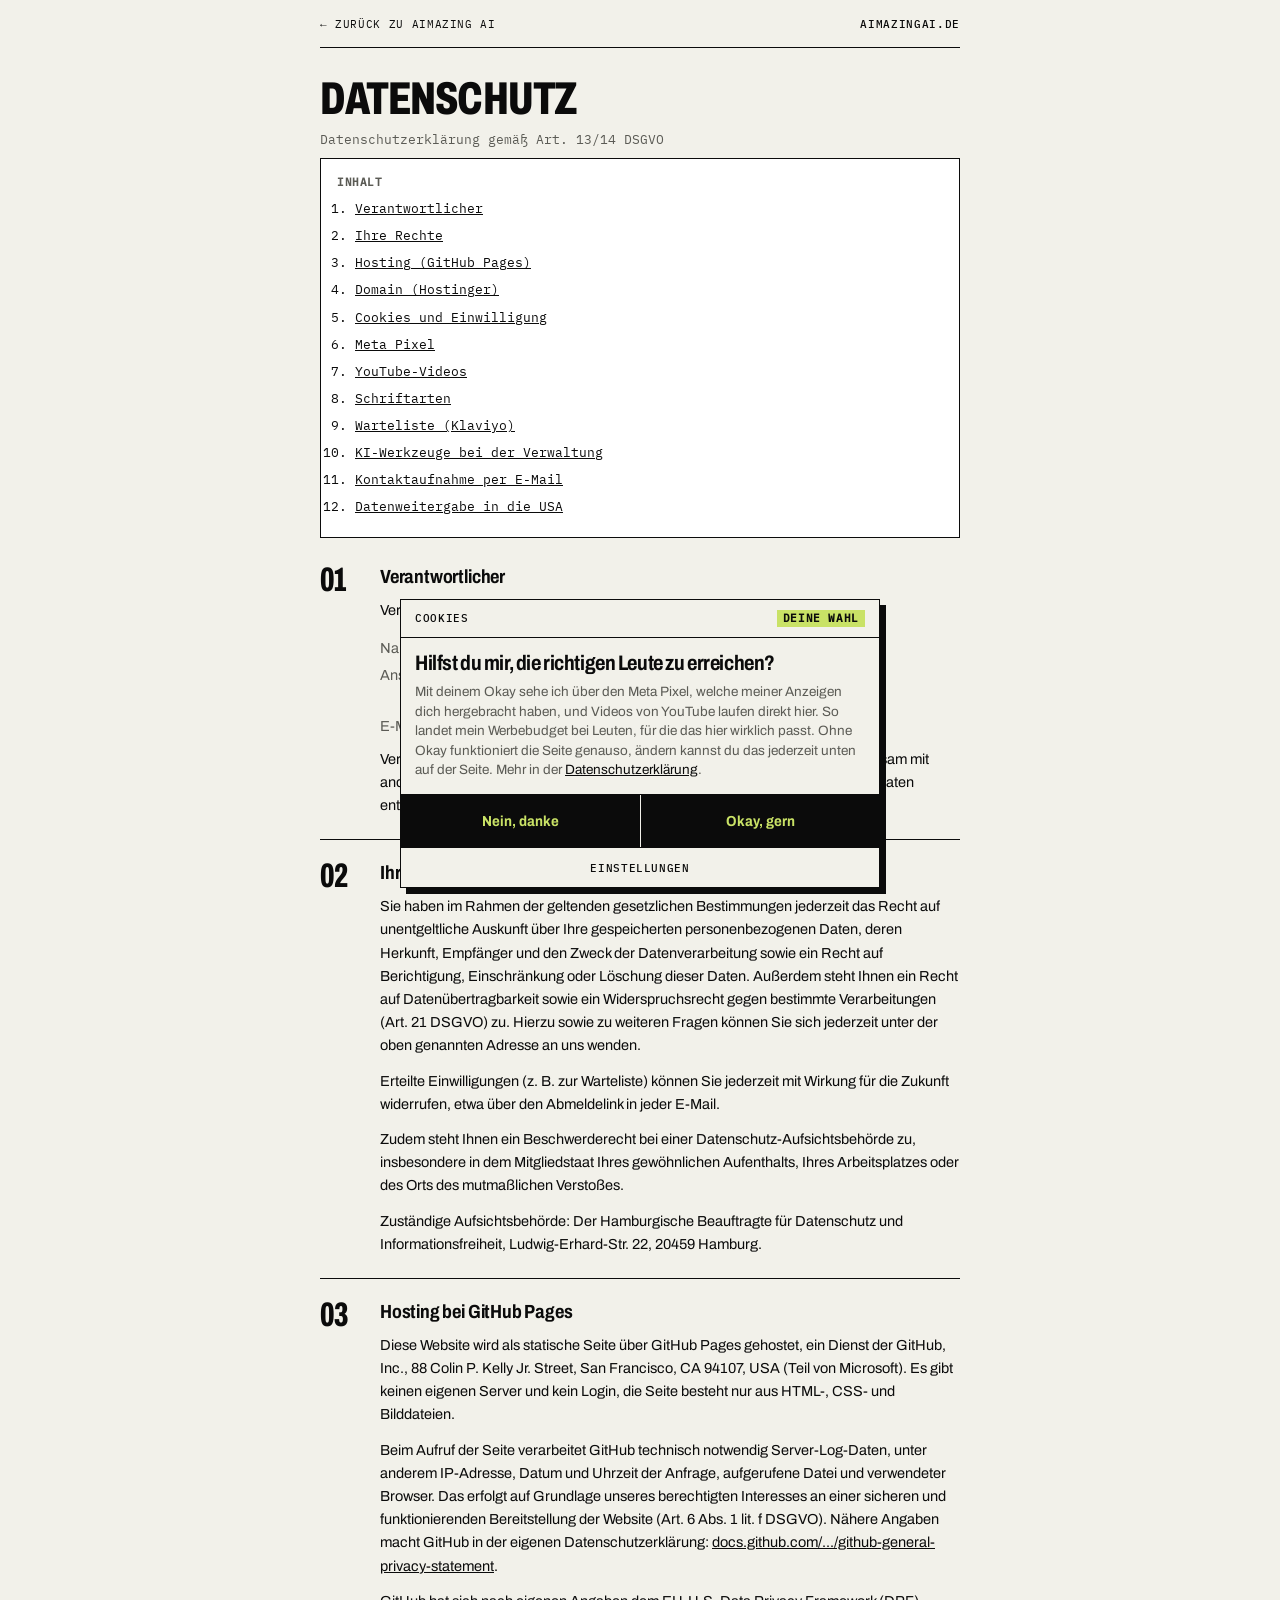
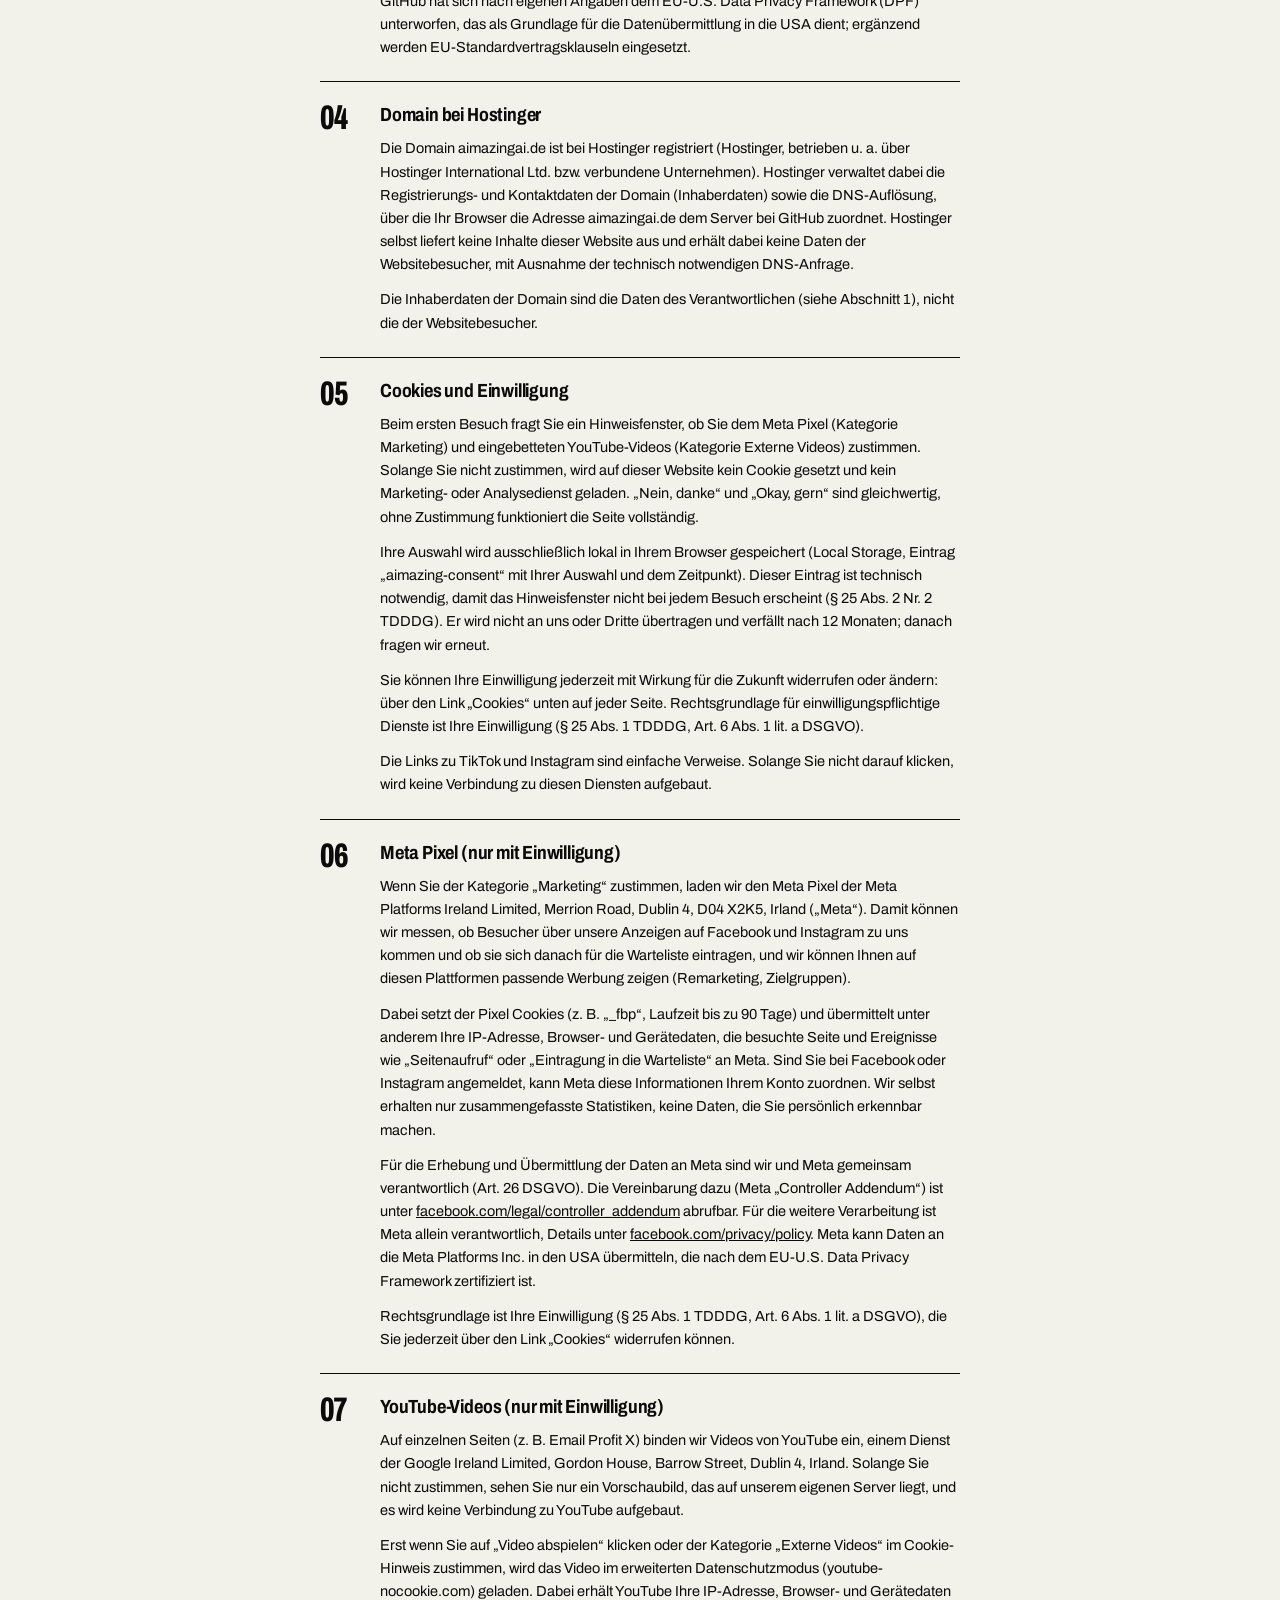
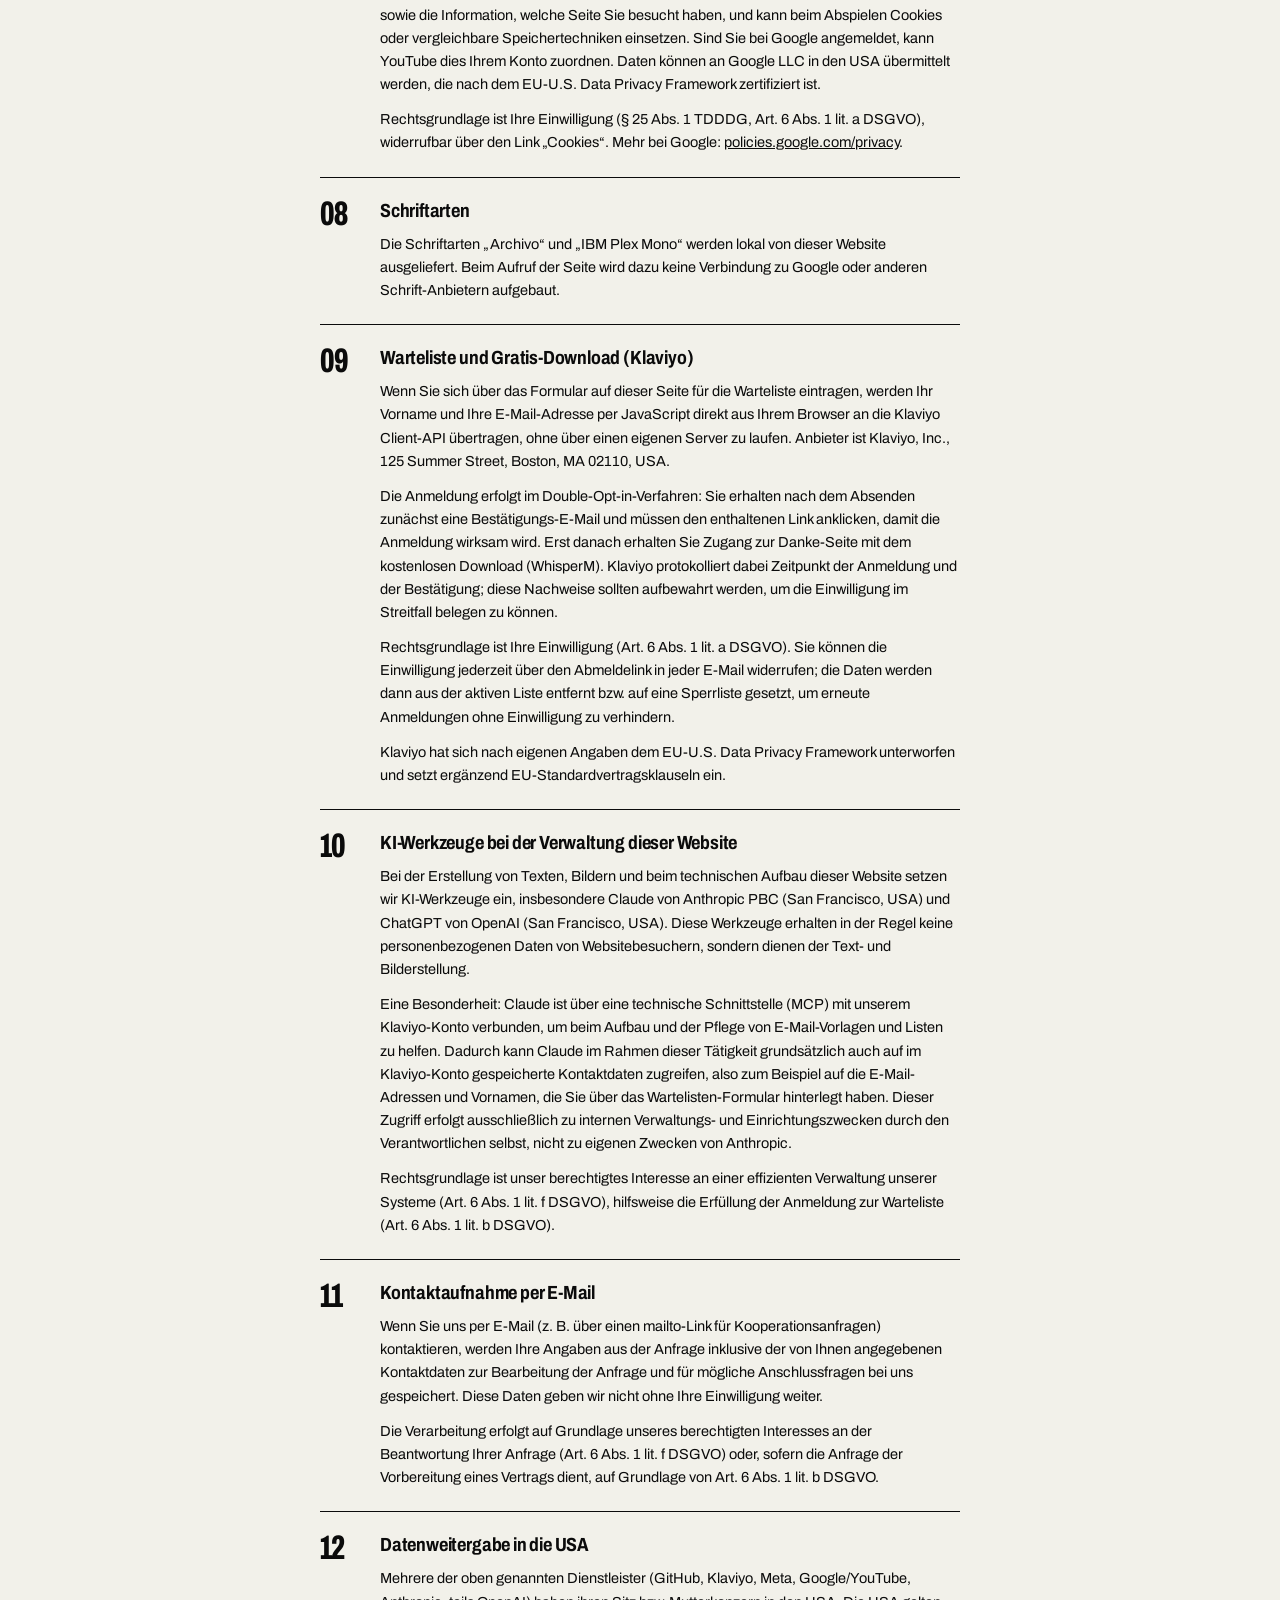
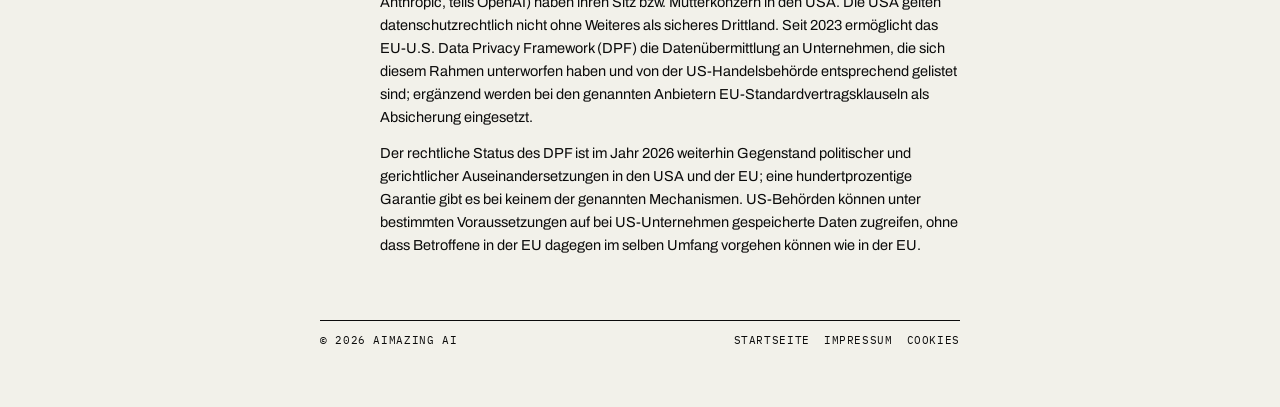
<file: datenschutz.html>
<!doctype html>
<html lang="de">
<head>
<meta charset="utf-8">
<meta name="viewport" content="width=device-width, initial-scale=1">
<title>Datenschutz · AImazing AI</title>
<!-- ENTWURF (erstellt 25.09.2026), keine Rechtsberatung. Optik im Stil von e1-poster.html
     (helles Papier, 1px schwarze Linien, Archivo/IBM Plex Mono, Lime als Markerfarbe).
     Angaben am 25.09.2026 von Marten bestaetigt (Kleinunternehmer, Anschrift Hamburg, kein Telefon),
     nichts wurde erfunden. Der Abschnitt "Google Fonts" beschreibt den JETZIGEN Code-Stand
     (dynamisches Laden von fonts.googleapis.com). Sobald die Schriften lokal eingebunden werden
     (siehe CHECKLISTE.md), kann dieser Abschnitt ersatzlos geloescht werden. -->

<link rel="stylesheet" href="fonts/fonts.css">
<style>
  :root{ --paper:#F2F1EA; --ink:#0B0B0B; --mute:#5B5B55; --rule:#0B0B0B; --lime:#C9E266; }
  *{box-sizing:border-box}
  html{scroll-behavior:smooth}
  html,body{margin:0;background:var(--paper);color:var(--ink);font-family:"Archivo",system-ui,sans-serif;-webkit-font-smoothing:antialiased;font-variation-settings:"wdth" 100}
  body{padding-block:0 60px;padding-inline:16px}
  .mono{font-family:"IBM Plex Mono",monospace}
  .wrap{max-width:640px;margin:0 auto}
  mark{background:var(--lime);color:var(--ink);padding:0 .08em}
  .top{display:flex;justify-content:space-between;align-items:center;height:48px;border-bottom:1px solid var(--rule);font-size:11px;letter-spacing:.06em;text-transform:uppercase}
  .top a{color:var(--ink);text-decoration:none;display:flex;align-items:center;gap:6px}
  .top a:hover{background:var(--lime)}
  .top b{font-weight:500}
  h1{font-weight:800;font-variation-settings:"wdth" 70;text-transform:uppercase;font-size:clamp(34px,9vw,46px);line-height:.95;letter-spacing:-.02em;margin:30px 0 8px}
  .lead{font-size:13px;color:var(--mute);margin:0 0 8px}
  .stand{font-size:11.5px;color:var(--mute);margin:0 0 28px;padding-bottom:20px;border-bottom:1px solid var(--rule)}
  .toc{background:#fff;border:1px solid var(--rule);padding:14px 16px;margin:0 0 28px;font-size:13px;line-height:1.7}
  .toc b{display:block;font-size:11px;text-transform:uppercase;letter-spacing:.05em;color:var(--mute);margin-bottom:6px;font-family:"IBM Plex Mono",monospace}
  .toc a{color:var(--ink)}
  .toc ol{margin:0;padding-left:18px}
  .no{font-weight:800;font-size:34px;line-height:.85;font-variation-settings:"wdth" 62;letter-spacing:-.02em;display:block;margin-bottom:2px}
  section{display:grid;grid-template-columns:44px 1fr;gap:0 16px;padding:22px 0;border-top:1px solid var(--rule)}
  section:first-of-type{border-top:0;padding-top:0}
  section>div{min-width:0}
  h2{font-weight:700;font-variation-settings:"wdth" 82;font-size:19px;letter-spacing:-.01em;margin:0 0 12px}
  h3{font-weight:700;font-size:12px;margin:18px 0 8px;text-transform:uppercase;letter-spacing:.05em;color:var(--mute)}
  h3:first-child{margin-top:0}
  p{margin:0 0 12px;font-size:14.5px;line-height:1.6}
  p:last-child{margin-bottom:0}
  a{color:var(--ink);word-break:break-word}
  ul{margin:0 0 12px;padding-left:18px;font-size:14.5px;line-height:1.6}
  li{margin-bottom:5px}
  .fact{display:grid;grid-template-columns:130px 1fr;gap:4px 12px;font-size:14.5px;line-height:1.6;margin-bottom:10px}
  .fact dt{color:var(--mute)}
  .fact dd{margin:0}
  .ph{background:var(--lime);color:var(--ink);font-weight:700;padding:1px 6px;display:inline-block;box-decoration-break:clone;-webkit-box-decoration-break:clone}
  .note{background:#fff;border:1px solid var(--rule);padding:12px 14px;font-size:13px;line-height:1.55;margin:12px 0}
  .note b{font-family:"IBM Plex Mono",monospace;font-weight:500;text-transform:uppercase;font-size:10.5px;letter-spacing:.05em;color:var(--mute);display:block;margin-bottom:4px}
  footer{margin-top:40px;border-top:1px solid var(--rule);padding-top:12px;display:flex;justify-content:space-between;font-size:10.5px;letter-spacing:.06em;text-transform:uppercase}
  footer a{color:var(--ink);text-decoration:none;margin-left:14px}
</style>
</head>
<body>
<div class="wrap">
  <div class="top mono">
    <a href="index.html">&larr; Zur&uuml;ck zu AImazing AI</a>
    <b>aimazingai.de</b>
  </div>

  <h1>Datenschutz</h1>
  <p class="lead mono">Datenschutzerkl&auml;rung gem&auml;&szlig; Art. 13/14 DSGVO</p>

  <div class="toc mono">
    <b>Inhalt</b>
    <ol>
      <li><a href="#verantwortlicher">Verantwortlicher</a></li>
      <li><a href="#rechte">Ihre Rechte</a></li>
      <li><a href="#hosting">Hosting (GitHub Pages)</a></li>
      <li><a href="#domain">Domain (Hostinger)</a></li>
      <li><a href="#cookies">Cookies und Einwilligung</a></li>
      <li><a href="#pixel">Meta Pixel</a></li>
      <li><a href="#youtube">YouTube-Videos</a></li>
      <li><a href="#fonts">Schriftarten</a></li>
      <li><a href="#warteliste">Warteliste (Klaviyo)</a></li>
      <li><a href="#ki">KI-Werkzeuge bei der Verwaltung</a></li>
      <li><a href="#kontakt">Kontaktaufnahme per E-Mail</a></li>
      <li><a href="#drittland">Datenweitergabe in die USA</a></li>
    </ol>
  </div>

  <section id="verantwortlicher">
    <div><span class="no">01</span></div>
    <div>
      <h2>Verantwortlicher</h2>
      <p>Verantwortlich f&uuml;r die Datenverarbeitung auf dieser Website ist:</p>
      <dl class="fact">
        <dt>Name</dt><dd>Marten R&ouml;&szlig;ler, AImazing AI</dd>
        <dt>Anschrift</dt><dd>Schmalenbecker Str. 16<br>22763 Hamburg</dd>
        <dt>E-Mail</dt><dd><a href="mailto:marten.r@aimazingai.de">marten.r@aimazingai.de</a></dd>
      </dl>
      <p>Verantwortlicher ist die nat&uuml;rliche oder juristische Person, die allein oder gemeinsam mit anderen &uuml;ber die Zwecke und Mittel der Verarbeitung von personenbezogenen Daten entscheidet.</p>
    </div>
  </section>

  <section id="rechte">
    <div><span class="no">02</span></div>
    <div>
      <h2>Ihre Rechte</h2>
      <p>Sie haben im Rahmen der geltenden gesetzlichen Bestimmungen jederzeit das Recht auf unentgeltliche Auskunft &uuml;ber Ihre gespeicherten personenbezogenen Daten, deren Herkunft, Empf&auml;nger und den Zweck der Datenverarbeitung sowie ein Recht auf Berichtigung, Einschr&auml;nkung oder L&ouml;schung dieser Daten. Au&szlig;erdem steht Ihnen ein Recht auf Daten&uuml;bertragbarkeit sowie ein Widerspruchsrecht gegen bestimmte Verarbeitungen (Art. 21 DSGVO) zu. Hierzu sowie zu weiteren Fragen k&ouml;nnen Sie sich jederzeit unter der oben genannten Adresse an uns wenden.</p>
      <p>Erteilte Einwilligungen (z.&nbsp;B. zur Warteliste) k&ouml;nnen Sie jederzeit mit Wirkung f&uuml;r die Zukunft widerrufen, etwa &uuml;ber den Abmeldelink in jeder E-Mail.</p>
      <p>Zudem steht Ihnen ein Beschwerderecht bei einer Datenschutz-Aufsichtsbeh&ouml;rde zu, insbesondere in dem Mitgliedstaat Ihres gew&ouml;hnlichen Aufenthalts, Ihres Arbeitsplatzes oder des Orts des mutma&szlig;lichen Versto&szlig;es.</p>
      <p>Zust&auml;ndige Aufsichtsbeh&ouml;rde: Der Hamburgische Beauftragte f&uuml;r Datenschutz und Informationsfreiheit, Ludwig-Erhard-Str. 22, 20459 Hamburg.</p>
    </div>
  </section>

  <section id="hosting">
    <div><span class="no">03</span></div>
    <div>
      <h2>Hosting bei GitHub Pages</h2>
      <p>Diese Website wird als statische Seite &uuml;ber GitHub Pages gehostet, ein Dienst der GitHub, Inc., 88 Colin P. Kelly Jr. Street, San Francisco, CA 94107, USA (Teil von Microsoft). Es gibt keinen eigenen Server und kein Login, die Seite besteht nur aus HTML-, CSS- und Bilddateien.</p>
      <p>Beim Aufruf der Seite verarbeitet GitHub technisch notwendig Server-Log-Daten, unter anderem IP-Adresse, Datum und Uhrzeit der Anfrage, aufgerufene Datei und verwendeter Browser. Das erfolgt auf Grundlage unseres berechtigten Interesses an einer sicheren und funktionierenden Bereitstellung der Website (Art. 6 Abs. 1 lit. f DSGVO). N&auml;here Angaben macht GitHub in der eigenen Datenschutzerkl&auml;rung: <a href="https://docs.github.com/de/site-policy/privacy-policies/github-general-privacy-statement" target="_blank" rel="noopener">docs.github.com/.../github-general-privacy-statement</a>.</p>
      <p>GitHub hat sich nach eigenen Angaben dem EU-U.S. Data Privacy Framework (DPF) unterworfen, das als Grundlage f&uuml;r die Daten&uuml;bermittlung in die USA dient; erg&auml;nzend werden EU-Standardvertragsklauseln eingesetzt.</p>
    </div>
  </section>

  <section id="domain">
    <div><span class="no">04</span></div>
    <div>
      <h2>Domain bei Hostinger</h2>
      <p>Die Domain aimazingai.de ist bei Hostinger registriert (Hostinger, betrieben u.&nbsp;a. &uuml;ber Hostinger International Ltd. bzw. verbundene Unternehmen). Hostinger verwaltet dabei die Registrierungs- und Kontaktdaten der Domain (Inhaberdaten) sowie die DNS-Aufl&ouml;sung, &uuml;ber die Ihr Browser die Adresse aimazingai.de dem Server bei GitHub zuordnet. Hostinger selbst liefert keine Inhalte dieser Website aus und erh&auml;lt dabei keine Daten der Websitebesucher, mit Ausnahme der technisch notwendigen DNS-Anfrage.</p>
      <p>Die Inhaberdaten der Domain sind die Daten des Verantwortlichen (siehe Abschnitt 1), nicht die der Websitebesucher.</p>
    </div>
  </section>

  <section id="cookies">
    <div><span class="no">05</span></div>
    <div>
      <h2>Cookies und Einwilligung</h2>
      <p>Beim ersten Besuch fragt Sie ein Hinweisfenster, ob Sie dem Meta Pixel (Kategorie Marketing) und eingebetteten YouTube-Videos (Kategorie Externe Videos) zustimmen. Solange Sie nicht zustimmen, wird auf dieser Website kein Cookie gesetzt und kein Marketing- oder Analysedienst geladen. &bdquo;Nein, danke&ldquo; und &bdquo;Okay, gern&ldquo; sind gleichwertig, ohne Zustimmung funktioniert die Seite vollst&auml;ndig.</p>
      <p>Ihre Auswahl wird ausschlie&szlig;lich lokal in Ihrem Browser gespeichert (Local Storage, Eintrag &bdquo;aimazing-consent&ldquo; mit Ihrer Auswahl und dem Zeitpunkt). Dieser Eintrag ist technisch notwendig, damit das Hinweisfenster nicht bei jedem Besuch erscheint (§ 25 Abs. 2 Nr. 2 TDDDG). Er wird nicht an uns oder Dritte &uuml;bertragen und verf&auml;llt nach 12 Monaten; danach fragen wir erneut.</p>
      <p>Sie k&ouml;nnen Ihre Einwilligung jederzeit mit Wirkung f&uuml;r die Zukunft widerrufen oder &auml;ndern: &uuml;ber den Link &bdquo;Cookies&ldquo; unten auf jeder Seite. Rechtsgrundlage f&uuml;r einwilligungspflichtige Dienste ist Ihre Einwilligung (§ 25 Abs. 1 TDDDG, Art. 6 Abs. 1 lit. a DSGVO).</p>
      <p>Die Links zu TikTok und Instagram sind einfache Verweise. Solange Sie nicht darauf klicken, wird keine Verbindung zu diesen Diensten aufgebaut.</p>
    </div>
  </section>

  <section id="pixel">
    <div><span class="no">06</span></div>
    <div>
      <h2>Meta Pixel (nur mit Einwilligung)</h2>
      <p>Wenn Sie der Kategorie &bdquo;Marketing&ldquo; zustimmen, laden wir den Meta Pixel der Meta Platforms Ireland Limited, Merrion Road, Dublin 4, D04 X2K5, Irland (&bdquo;Meta&ldquo;). Damit k&ouml;nnen wir messen, ob Besucher &uuml;ber unsere Anzeigen auf Facebook und Instagram zu uns kommen und ob sie sich danach f&uuml;r die Warteliste eintragen, und wir k&ouml;nnen Ihnen auf diesen Plattformen passende Werbung zeigen (Remarketing, Zielgruppen).</p>
      <p>Dabei setzt der Pixel Cookies (z.&nbsp;B. &bdquo;_fbp&ldquo;, Laufzeit bis zu 90 Tage) und &uuml;bermittelt unter anderem Ihre IP-Adresse, Browser- und Ger&auml;tedaten, die besuchte Seite und Ereignisse wie &bdquo;Seitenaufruf&ldquo; oder &bdquo;Eintragung in die Warteliste&ldquo; an Meta. Sind Sie bei Facebook oder Instagram angemeldet, kann Meta diese Informationen Ihrem Konto zuordnen. Wir selbst erhalten nur zusammengefasste Statistiken, keine Daten, die Sie pers&ouml;nlich erkennbar machen.</p>
      <p>F&uuml;r die Erhebung und &Uuml;bermittlung der Daten an Meta sind wir und Meta gemeinsam verantwortlich (Art. 26 DSGVO). Die Vereinbarung dazu (Meta &bdquo;Controller Addendum&ldquo;) ist unter <a href="https://www.facebook.com/legal/controller_addendum">facebook.com/legal/controller_addendum</a> abrufbar. F&uuml;r die weitere Verarbeitung ist Meta allein verantwortlich, Details unter <a href="https://www.facebook.com/privacy/policy">facebook.com/privacy/policy</a>. Meta kann Daten an die Meta Platforms Inc. in den USA &uuml;bermitteln, die nach dem EU-U.S. Data Privacy Framework zertifiziert ist.</p>
      <p>Rechtsgrundlage ist Ihre Einwilligung (§ 25 Abs. 1 TDDDG, Art. 6 Abs. 1 lit. a DSGVO), die Sie jederzeit &uuml;ber den Link &bdquo;Cookies&ldquo; widerrufen k&ouml;nnen.</p>
    </div>
  </section>

  <section id="youtube">
    <div><span class="no">07</span></div>
    <div>
      <h2>YouTube-Videos (nur mit Einwilligung)</h2>
      <p>Auf einzelnen Seiten (z.&nbsp;B. Email Profit X) binden wir Videos von YouTube ein, einem Dienst der Google Ireland Limited, Gordon House, Barrow Street, Dublin 4, Irland. Solange Sie nicht zustimmen, sehen Sie nur ein Vorschaubild, das auf unserem eigenen Server liegt, und es wird keine Verbindung zu YouTube aufgebaut.</p>
      <p>Erst wenn Sie auf &bdquo;Video abspielen&ldquo; klicken oder der Kategorie &bdquo;Externe Videos&ldquo; im Cookie-Hinweis zustimmen, wird das Video im erweiterten Datenschutzmodus (youtube-nocookie.com) geladen. Dabei erh&auml;lt YouTube Ihre IP-Adresse, Browser- und Ger&auml;tedaten sowie die Information, welche Seite Sie besucht haben, und kann beim Abspielen Cookies oder vergleichbare Speichertechniken einsetzen. Sind Sie bei Google angemeldet, kann YouTube dies Ihrem Konto zuordnen. Daten k&ouml;nnen an Google LLC in den USA &uuml;bermittelt werden, die nach dem EU-U.S. Data Privacy Framework zertifiziert ist.</p>
      <p>Rechtsgrundlage ist Ihre Einwilligung (§ 25 Abs. 1 TDDDG, Art. 6 Abs. 1 lit. a DSGVO), widerrufbar &uuml;ber den Link &bdquo;Cookies&ldquo;. Mehr bei Google: <a href="https://policies.google.com/privacy">policies.google.com/privacy</a>.</p>
    </div>
  </section>

  <section id="fonts">
    <div><span class="no">08</span></div>
    <div>
      <h2>Schriftarten</h2>
      <p>Die Schriftarten &bdquo;Archivo&ldquo; und &bdquo;IBM Plex Mono&ldquo; werden lokal von dieser Website ausgeliefert. Beim Aufruf der Seite wird dazu keine Verbindung zu Google oder anderen Schrift-Anbietern aufgebaut.</p>
    </div>
  </section>

  <section id="warteliste">
    <div><span class="no">09</span></div>
    <div>
      <h2>Warteliste und Gratis-Download (Klaviyo)</h2>
      <p>Wenn Sie sich &uuml;ber das Formular auf dieser Seite f&uuml;r die Warteliste eintragen, werden Ihr Vorname und Ihre E-Mail-Adresse per JavaScript direkt aus Ihrem Browser an die Klaviyo Client-API &uuml;bertragen, ohne &uuml;ber einen eigenen Server zu laufen. Anbieter ist Klaviyo, Inc., 125 Summer Street, Boston, MA 02110, USA.</p>
      <p>Die Anmeldung erfolgt im Double-Opt-in-Verfahren: Sie erhalten nach dem Absenden zun&auml;chst eine Best&auml;tigungs-E-Mail und m&uuml;ssen den enthaltenen Link anklicken, damit die Anmeldung wirksam wird. Erst danach erhalten Sie Zugang zur Danke-Seite mit dem kostenlosen Download (WhisperM). Klaviyo protokolliert dabei Zeitpunkt der Anmeldung und der Best&auml;tigung; diese Nachweise sollten aufbewahrt werden, um die Einwilligung im Streitfall belegen zu k&ouml;nnen.</p>
      <p>Rechtsgrundlage ist Ihre Einwilligung (Art. 6 Abs. 1 lit. a DSGVO). Sie k&ouml;nnen die Einwilligung jederzeit &uuml;ber den Abmeldelink in jeder E-Mail widerrufen; die Daten werden dann aus der aktiven Liste entfernt bzw. auf eine Sperrliste gesetzt, um erneute Anmeldungen ohne Einwilligung zu verhindern.</p>
      <p>Klaviyo hat sich nach eigenen Angaben dem EU-U.S. Data Privacy Framework unterworfen und setzt erg&auml;nzend EU-Standardvertragsklauseln ein.</p>
    </div>
  </section>

  <section id="ki">
    <div><span class="no">10</span></div>
    <div>
      <h2>KI-Werkzeuge bei der Verwaltung dieser Website</h2>
      <p>Bei der Erstellung von Texten, Bildern und beim technischen Aufbau dieser Website setzen wir KI-Werkzeuge ein, insbesondere Claude von Anthropic PBC (San Francisco, USA) und ChatGPT von OpenAI (San Francisco, USA). Diese Werkzeuge erhalten in der Regel keine personenbezogenen Daten von Websitebesuchern, sondern dienen der Text- und Bilderstellung.</p>
      <p>Eine Besonderheit: Claude ist &uuml;ber eine technische Schnittstelle (MCP) mit unserem Klaviyo-Konto verbunden, um beim Aufbau und der Pflege von E-Mail-Vorlagen und Listen zu helfen. Dadurch kann Claude im Rahmen dieser T&auml;tigkeit grunds&auml;tzlich auch auf im Klaviyo-Konto gespeicherte Kontaktdaten zugreifen, also zum Beispiel auf die E-Mail-Adressen und Vornamen, die Sie &uuml;ber das Wartelisten-Formular hinterlegt haben. Dieser Zugriff erfolgt ausschlie&szlig;lich zu internen Verwaltungs- und Einrichtungszwecken durch den Verantwortlichen selbst, nicht zu eigenen Zwecken von Anthropic.</p>
      <p>Rechtsgrundlage ist unser berechtigtes Interesse an einer effizienten Verwaltung unserer Systeme (Art. 6 Abs. 1 lit. f DSGVO), hilfsweise die Erf&uuml;llung der Anmeldung zur Warteliste (Art. 6 Abs. 1 lit. b DSGVO).</p>
    </div>
  </section>

  <section id="kontakt">
    <div><span class="no">11</span></div>
    <div>
      <h2>Kontaktaufnahme per E-Mail</h2>
      <p>Wenn Sie uns per E-Mail (z.&nbsp;B. &uuml;ber einen mailto-Link f&uuml;r Kooperationsanfragen) kontaktieren, werden Ihre Angaben aus der Anfrage inklusive der von Ihnen angegebenen Kontaktdaten zur Bearbeitung der Anfrage und f&uuml;r m&ouml;gliche Anschlussfragen bei uns gespeichert. Diese Daten geben wir nicht ohne Ihre Einwilligung weiter.</p>
      <p>Die Verarbeitung erfolgt auf Grundlage unseres berechtigten Interesses an der Beantwortung Ihrer Anfrage (Art. 6 Abs. 1 lit. f DSGVO) oder, sofern die Anfrage der Vorbereitung eines Vertrags dient, auf Grundlage von Art. 6 Abs. 1 lit. b DSGVO.</p>
    </div>
  </section>

  <section id="drittland">
    <div><span class="no">12</span></div>
    <div>
      <h2>Datenweitergabe in die USA</h2>
      <p>Mehrere der oben genannten Dienstleister (GitHub, Klaviyo, Meta, Google/YouTube, Anthropic, teils OpenAI) haben ihren Sitz bzw. Mutterkonzern in den USA. Die USA gelten datenschutzrechtlich nicht ohne Weiteres als sicheres Drittland. Seit 2023 erm&ouml;glicht das EU-U.S. Data Privacy Framework (DPF) die Daten&uuml;bermittlung an Unternehmen, die sich diesem Rahmen unterworfen haben und von der US-Handelsbeh&ouml;rde entsprechend gelistet sind; erg&auml;nzend werden bei den genannten Anbietern EU-Standardvertragsklauseln als Absicherung eingesetzt.</p>
      <p>Der rechtliche Status des DPF ist im Jahr 2026 weiterhin Gegenstand politischer und gerichtlicher Auseinandersetzungen in den USA und der EU; eine hundertprozentige Garantie gibt es bei keinem der genannten Mechanismen. US-Beh&ouml;rden k&ouml;nnen unter bestimmten Voraussetzungen auf bei US-Unternehmen gespeicherte Daten zugreifen, ohne dass Betroffene in der EU dagegen im selben Umfang vorgehen k&ouml;nnen wie in der EU.</p>
    </div>
  </section>

  <footer class="mono">
    <span>&copy; 2026 AImazing AI</span>
    <span><a href="index.html">Startseite</a><a href="impressum.html">Impressum</a><a href="#" data-consent-open>Cookies</a></span>
  </footer>
</div>
<script>window.META_PIXEL_ID = '';</script>
<script src="consent.js"></script>
</body>
</html>
</file>
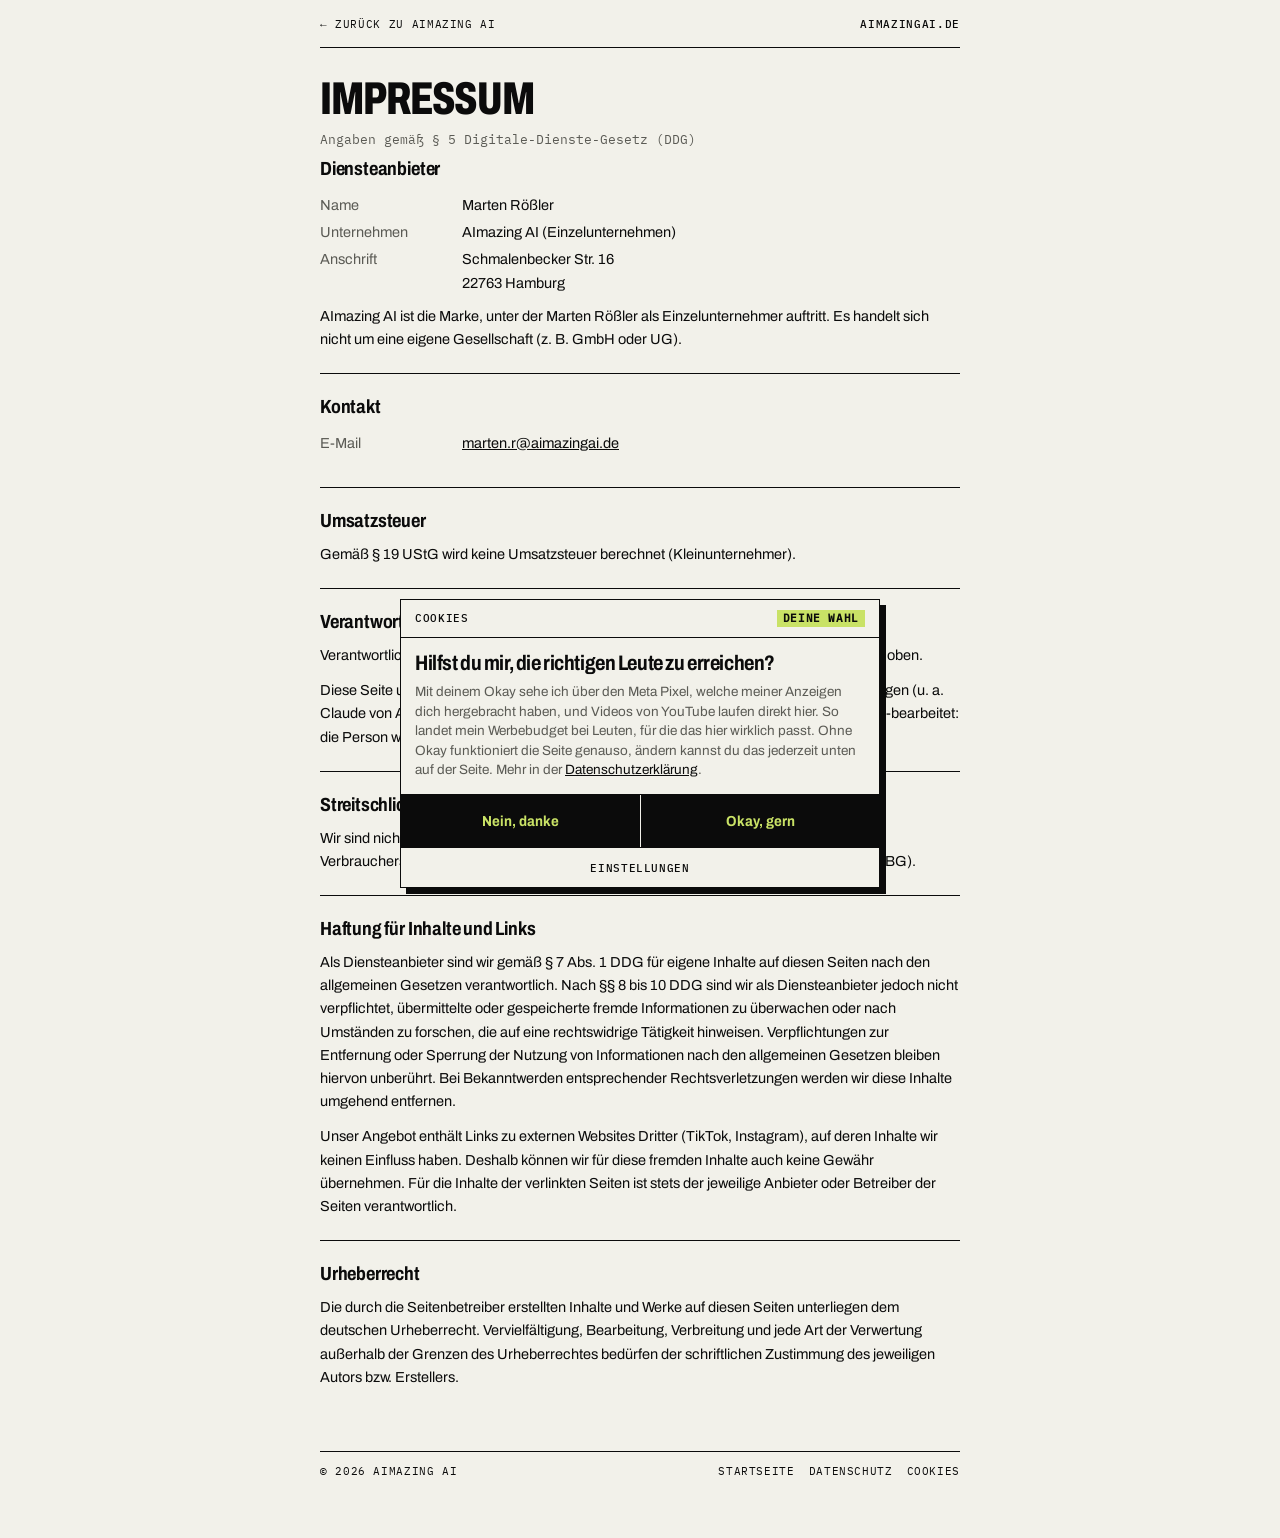
<file: impressum.html>
<!doctype html>
<html lang="de">
<head>
<meta charset="utf-8">
<meta name="viewport" content="width=device-width, initial-scale=1">
<title>Impressum · AImazing AI</title>
<!-- ENTWURF (erstellt 25.09.2026), keine Rechtsberatung. Optik im Stil von e1-poster.html
     (helles Papier, 1px schwarze Linien, Archivo/IBM Plex Mono, Lime als Markerfarbe).
     Angaben am 25.09.2026 von Marten bestaetigt (Kleinunternehmer, Anschrift Hamburg, kein Telefon),
     nichts wurde erfunden. Quelle fuer Anschrift/Telefon: alte systeme.io-Seite (archiv/systeme-io-seite).
     Rechtsstand siehe CHECKLISTE.md im selben Ordner. -->
<link rel="stylesheet" href="fonts/fonts.css">
<style>
  :root{ --paper:#F2F1EA; --ink:#0B0B0B; --mute:#5B5B55; --rule:#0B0B0B; --lime:#C9E266; }
  *{box-sizing:border-box}
  html{scroll-behavior:smooth}
  html,body{margin:0;background:var(--paper);color:var(--ink);font-family:"Archivo",system-ui,sans-serif;-webkit-font-smoothing:antialiased;font-variation-settings:"wdth" 100}
  body{padding-block:0 60px;padding-inline:16px}
  .mono{font-family:"IBM Plex Mono",monospace}
  .wrap{max-width:640px;margin:0 auto}
  mark{background:var(--lime);color:var(--ink);padding:0 .08em}
  .top{display:flex;justify-content:space-between;align-items:center;height:48px;border-bottom:1px solid var(--rule);font-size:11px;letter-spacing:.06em;text-transform:uppercase}
  .top a{color:var(--ink);text-decoration:none;display:flex;align-items:center;gap:6px}
  .top a:hover{background:var(--lime)}
  .top b{font-weight:500}
  h1{font-weight:800;font-variation-settings:"wdth" 70;text-transform:uppercase;font-size:clamp(34px,9vw,46px);line-height:.95;letter-spacing:-.02em;margin:30px 0 8px}
  .lead{font-size:13px;color:var(--mute);margin:0 0 8px}
  .stand{font-size:11.5px;color:var(--mute);margin:0 0 28px;padding-bottom:20px;border-bottom:1px solid var(--rule)}
  section{padding:22px 0;border-top:1px solid var(--rule)}
  section:first-of-type{border-top:0;padding-top:0}
  h2{font-weight:700;font-variation-settings:"wdth" 82;font-size:19px;letter-spacing:-.01em;margin:0 0 12px}
  h3{font-weight:700;font-size:12px;margin:18px 0 8px;text-transform:uppercase;letter-spacing:.05em;color:var(--mute)}
  h3:first-child{margin-top:0}
  p{margin:0 0 12px;font-size:14.5px;line-height:1.6}
  p:last-child{margin-bottom:0}
  a{color:var(--ink)}
  ul{margin:0 0 12px;padding-left:18px;font-size:14.5px;line-height:1.6}
  li{margin-bottom:5px}
  .fact{display:grid;grid-template-columns:130px 1fr;gap:4px 12px;font-size:14.5px;line-height:1.6;margin-bottom:10px}
  .fact dt{color:var(--mute)}
  .fact dd{margin:0}
  .ph{background:var(--lime);color:var(--ink);font-weight:700;padding:1px 6px;display:inline-block;box-decoration-break:clone;-webkit-box-decoration-break:clone}
  footer{margin-top:40px;border-top:1px solid var(--rule);padding-top:12px;display:flex;justify-content:space-between;font-size:10.5px;letter-spacing:.06em;text-transform:uppercase}
  footer a{color:var(--ink);text-decoration:none;margin-left:14px}
</style>
</head>
<body>
<div class="wrap">
  <div class="top mono">
    <a href="index.html">&larr; Zur&uuml;ck zu AImazing AI</a>
    <b>aimazingai.de</b>
  </div>

  <h1>Impressum</h1>
  <p class="lead mono">Angaben gem&auml;&szlig; § 5 Digitale-Dienste-Gesetz (DDG)</p>

  <section>
    <h2>Diensteanbieter</h2>
    <dl class="fact">
      <dt>Name</dt><dd>Marten R&ouml;&szlig;ler</dd>
      <dt>Unternehmen</dt><dd>AImazing AI (Einzelunternehmen)</dd>
      <dt>Anschrift</dt><dd>Schmalenbecker Str. 16<br>22763 Hamburg</dd>
    </dl>
    <p>AImazing AI ist die Marke, unter der Marten R&ouml;&szlig;ler als Einzelunternehmer auftritt. Es handelt sich nicht um eine eigene Gesellschaft (z.&nbsp;B. GmbH oder UG).</p>
  </section>

  <section>
    <h2>Kontakt</h2>
    <dl class="fact">
      <dt>E-Mail</dt><dd><a href="mailto:marten.r@aimazingai.de">marten.r@aimazingai.de</a></dd>
    </dl>
  </section>

  <section>
    <h2>Umsatzsteuer</h2>
    <p>Gem&auml;&szlig; § 19 UStG wird keine Umsatzsteuer berechnet (Kleinunternehmer).</p>
  </section>

  <section>
    <h2>Verantwortlich f&uuml;r den Inhalt</h2>
    <p>Verantwortlich nach § 18 Abs. 2 Medienstaatsvertrag (MStV): Marten R&ouml;&szlig;ler, Anschrift wie oben.</p>
    <p>Diese Seite und ihre Texte, Bilder und Videos entstehen mit Unterst&uuml;tzung von KI-Werkzeugen (u.&nbsp;a. Claude von Anthropic, ChatGPT von OpenAI). Das Portraitfoto auf der Startseite wurde KI-bearbeitet: die Person wurde freigestellt und vor eine gestaltete Grafik gesetzt.</p>
  </section>

  <section>
    <h2>Streitschlichtung</h2>
    <p>Wir sind nicht bereit und nicht verpflichtet, an Streitbeilegungsverfahren vor einer Verbraucherschlichtungsstelle teilzunehmen (§ 36 Verbraucherstreitbeilegungsgesetz, VSBG).</p>
  </section>

  <section>
    <h2>Haftung f&uuml;r Inhalte und Links</h2>
    <p>Als Diensteanbieter sind wir gem&auml;&szlig; § 7 Abs. 1 DDG f&uuml;r eigene Inhalte auf diesen Seiten nach den allgemeinen Gesetzen verantwortlich. Nach §§ 8 bis 10 DDG sind wir als Diensteanbieter jedoch nicht verpflichtet, &uuml;bermittelte oder gespeicherte fremde Informationen zu &uuml;berwachen oder nach Umst&auml;nden zu forschen, die auf eine rechtswidrige T&auml;tigkeit hinweisen. Verpflichtungen zur Entfernung oder Sperrung der Nutzung von Informationen nach den allgemeinen Gesetzen bleiben hiervon unber&uuml;hrt. Bei Bekanntwerden entsprechender Rechtsverletzungen werden wir diese Inhalte umgehend entfernen.</p>
    <p>Unser Angebot enth&auml;lt Links zu externen Websites Dritter (TikTok, Instagram), auf deren Inhalte wir keinen Einfluss haben. Deshalb k&ouml;nnen wir f&uuml;r diese fremden Inhalte auch keine Gew&auml;hr &uuml;bernehmen. F&uuml;r die Inhalte der verlinkten Seiten ist stets der jeweilige Anbieter oder Betreiber der Seiten verantwortlich.</p>
  </section>

  <section>
    <h2>Urheberrecht</h2>
    <p>Die durch die Seitenbetreiber erstellten Inhalte und Werke auf diesen Seiten unterliegen dem deutschen Urheberrecht. Vervielf&auml;ltigung, Bearbeitung, Verbreitung und jede Art der Verwertung au&szlig;erhalb der Grenzen des Urheberrechtes bed&uuml;rfen der schriftlichen Zustimmung des jeweiligen Autors bzw. Erstellers.</p>
  </section>

  <footer class="mono">
    <span>&copy; 2026 AImazing AI</span>
    <span><a href="index.html">Startseite</a><a href="datenschutz.html">Datenschutz</a><a href="#" data-consent-open>Cookies</a></span>
  </footer>
</div>
<script>window.META_PIXEL_ID = '';</script>
<script src="consent.js"></script>
</body>
</html>
</file>
<file: fonts/fonts.css>
/* latin-ext */
@font-face {
  font-family: 'Archivo';
  font-style: italic;
  font-weight: 400 800;
  font-stretch: 62% 125%;
  font-display: swap;
  src: url(f1.woff2) format('woff2');
  unicode-range: U+0100-02BA, U+02BD-02C5, U+02C7-02CC, U+02CE-02D7, U+02DD-02FF, U+0304, U+0308, U+0329, U+1D00-1DBF, U+1E00-1E9F, U+1EF2-1EFF, U+2020, U+20A0-20AB, U+20AD-20C0, U+2113, U+2C60-2C7F, U+A720-A7FF;
}
/* latin */
@font-face {
  font-family: 'Archivo';
  font-style: italic;
  font-weight: 400 800;
  font-stretch: 62% 125%;
  font-display: swap;
  src: url(f2.woff2) format('woff2');
  unicode-range: U+0000-00FF, U+0131, U+0152-0153, U+02BB-02BC, U+02C6, U+02DA, U+02DC, U+0304, U+0308, U+0329, U+2000-206F, U+20AC, U+2122, U+2191, U+2193, U+2212, U+2215, U+FEFF, U+FFFD;
}
/* latin-ext */
@font-face {
  font-family: 'Archivo';
  font-style: normal;
  font-weight: 400 800;
  font-stretch: 62% 125%;
  font-display: swap;
  src: url(f3.woff2) format('woff2');
  unicode-range: U+0100-02BA, U+02BD-02C5, U+02C7-02CC, U+02CE-02D7, U+02DD-02FF, U+0304, U+0308, U+0329, U+1D00-1DBF, U+1E00-1E9F, U+1EF2-1EFF, U+2020, U+20A0-20AB, U+20AD-20C0, U+2113, U+2C60-2C7F, U+A720-A7FF;
}
/* latin */
@font-face {
  font-family: 'Archivo';
  font-style: normal;
  font-weight: 400 800;
  font-stretch: 62% 125%;
  font-display: swap;
  src: url(f4.woff2) format('woff2');
  unicode-range: U+0000-00FF, U+0131, U+0152-0153, U+02BB-02BC, U+02C6, U+02DA, U+02DC, U+0304, U+0308, U+0329, U+2000-206F, U+20AC, U+2122, U+2191, U+2193, U+2212, U+2215, U+FEFF, U+FFFD;
}
/* latin-ext */
@font-face {
  font-family: 'IBM Plex Mono';
  font-style: normal;
  font-weight: 400;
  font-display: swap;
  src: url(f5.woff2) format('woff2');
  unicode-range: U+0100-02BA, U+02BD-02C5, U+02C7-02CC, U+02CE-02D7, U+02DD-02FF, U+0304, U+0308, U+0329, U+1D00-1DBF, U+1E00-1E9F, U+1EF2-1EFF, U+2020, U+20A0-20AB, U+20AD-20C0, U+2113, U+2C60-2C7F, U+A720-A7FF;
}
/* latin */
@font-face {
  font-family: 'IBM Plex Mono';
  font-style: normal;
  font-weight: 400;
  font-display: swap;
  src: url(f6.woff2) format('woff2');
  unicode-range: U+0000-00FF, U+0131, U+0152-0153, U+02BB-02BC, U+02C6, U+02DA, U+02DC, U+0304, U+0308, U+0329, U+2000-206F, U+20AC, U+2122, U+2191, U+2193, U+2212, U+2215, U+FEFF, U+FFFD;
}
/* latin-ext */
@font-face {
  font-family: 'IBM Plex Mono';
  font-style: normal;
  font-weight: 500;
  font-display: swap;
  src: url(f7.woff2) format('woff2');
  unicode-range: U+0100-02BA, U+02BD-02C5, U+02C7-02CC, U+02CE-02D7, U+02DD-02FF, U+0304, U+0308, U+0329, U+1D00-1DBF, U+1E00-1E9F, U+1EF2-1EFF, U+2020, U+20A0-20AB, U+20AD-20C0, U+2113, U+2C60-2C7F, U+A720-A7FF;
}
/* latin */
@font-face {
  font-family: 'IBM Plex Mono';
  font-style: normal;
  font-weight: 500;
  font-display: swap;
  src: url(f8.woff2) format('woff2');
  unicode-range: U+0000-00FF, U+0131, U+0152-0153, U+02BB-02BC, U+02C6, U+02DA, U+02DC, U+0304, U+0308, U+0329, U+2000-206F, U+20AC, U+2122, U+2191, U+2193, U+2212, U+2215, U+FEFF, U+FFFD;
}
</file>
<file: emailprofitx/assets/2140d6-page.b408d3a89d6ec61a.css>
@layer properties,theme,base,components;@layer commonComponents{.faqUi__f2ed2ad2{grid-gap:var(--spaceBetweenItems);display:grid}.faqItemArrowUi__08066795{--fa-display:var(--desktopDisplay);display:var(--desktopDisplay);color:var(--iconColor);transform:var(--transform);transition:transform .3s}.editorMobileFaqItemArrowUi__65824bd6{--fa-display:var(--mobileDisplay);display:var(--mobileDisplay);color:var(--mobileIconColor)}@media (max-width:768px){.mobileFaqItemArrowUi__cfb57546{--fa-display:var(--mobileDisplay);display:var(--mobileDisplay);color:var(--mobileIconColor)}}.faqItemContentUi__6d6e3320{height:var(--height);overflow:var(--overflow)}.faqItemTitleUi__6bafbcb3{cursor:pointer;justify-content:space-between;align-items:center;display:flex;position:relative}.expandedFaqItemTitleUi__2ca7f207{margin-bottom:5px}}@layer commonComponentsUtils{.paddingTopCss__0449dd6d{padding-top:var(--paddingTop)}.editorMobilePaddingTopCss__eedad949{padding-top:var(--mobilePaddingTop)}@media (max-width:768px){.mobilePaddingTopCss__62f494dc{padding-top:var(--mobilePaddingTop)}}.paddingRightCss__98027e90{padding-right:var(--paddingRight)}.editorMobilePaddingRightCss__570febed{padding-right:var(--mobilePaddingRight)}@media (max-width:768px){.mobilePaddingRightCss__372d8698{padding-right:var(--mobilePaddingRight)}}.paddingBottomCss__3e4c54a2{padding-bottom:var(--paddingBottom)}.editorMobilePaddingBottomCss__693e6b98{padding-bottom:var(--mobilePaddingBottom)}@media (max-width:768px){.mobilePaddingBottomCss__b6dfe349{padding-bottom:var(--mobilePaddingBottom)}}.paddingLeftCss__0d2c09a5{padding-left:var(--paddingLeft)}.editorMobilePaddingLeftCss__62bcc858{padding-left:var(--mobilePaddingLeft)}@media (max-width:768px){.mobilePaddingLeftCss__1f7dc6a9{padding-left:var(--mobilePaddingLeft)}}.fontSizeCss__0c340f25{font-size:var(--fontSize)}.editorMobileFontSizeCss__905f0341{font-size:var(--mobileFontSize)}@media (max-width:768px){.mobileFontSizeCss__05a1dcd6{font-size:var(--mobileFontSize)}}.colorCss__a9b78ed2{color:var(--color)}.editorMobileColorCss__78a4678d{color:var(--mobileColor)}@media (max-width:768px){.mobileColorCss__b2c62f82{color:var(--mobileColor)}}.fontFamilyCss__aaa942d0{font-family:var(--fontFamily)}.editorMobileFontFamilyCss__6b4ef62e{font-family:var(--mobileFontFamily)}@media (max-width:768px){.mobileFontFamilyCss__df149d61{font-family:var(--mobileFontFamily)}}.fontWeightCss__c5950466{font-weight:var(--fontWeight)}.editorMobileFontWeightCss__79ea5bff{font-weight:var(--mobileFontWeight)}@media (max-width:768px){.mobileFontWeightCss__a4f99430{font-weight:var(--mobileFontWeight)}}.fontStyleCss__ab5e37f2{font-style:var(--fontStyle)}.editorMobileFontStyleCss__b5358e61{font-style:var(--mobileFontStyle)}@media (max-width:768px){.mobileFontStyleCss__8603d428{font-style:var(--mobileFontStyle)}}.letterSpacingCss__9e047a05{letter-spacing:var(--letterSpacing)}.editorMobileLetterSpacingCss__4703ddff{letter-spacing:var(--mobileLetterSpacing)}@media (max-width:768px){.mobileLetterSpacingCss__9283403b{letter-spacing:var(--mobileLetterSpacing)}}.backgroundColorCss__1d598650{background-color:var(--backgroundColor)}.editorMobileBackgroundColorCss__7eaa65ce{background-color:var(--mobileBackgroundColor)}@media (max-width:768px){.mobileBackgroundColorCss__3c034029{background-color:var(--mobileBackgroundColor)}}.borderRadiusCss__6e5f05ea{border-radius:var(--borderRadius)}.editorMobileBorderRadiusCss__fc9dd5cf{border-radius:var(--mobileBorderRadius)}@media (max-width:768px){.mobileBorderRadiusCss__b2faaed6{border-radius:var(--mobileBorderRadius)}}.fullBorderRadiusCss__8de4d32b{border-top-left-radius:var(--borderTopLeftRadius);border-top-right-radius:var(--borderTopRightRadius);border-bottom-right-radius:var(--borderBottomRightRadius);border-bottom-left-radius:var(--borderBottomLeftRadius)}.editorMobileFullBorderRadiusCss__5f99b9d2{border-top-left-radius:var(--mobileBorderTopLeftRadius);border-top-right-radius:var(--mobileBorderTopRightRadius);border-bottom-right-radius:var(--mobileBorderBottomRightRadius);border-bottom-left-radius:var(--mobileBorderBottomLeftRadius)}@media (max-width:768px){.mobileFullBorderRadiusCss__876f6de6{border-top-left-radius:var(--mobileBorderTopLeftRadius);border-top-right-radius:var(--mobileBorderTopRightRadius);border-bottom-right-radius:var(--mobileBorderBottomRightRadius);border-bottom-left-radius:var(--mobileBorderBottomLeftRadius)}}.boxShadowCss__b7acae71{box-shadow:var(--boxShadow)}.editorMobileBoxShadowCss__91c64ed2{box-shadow:var(--mobileBoxShadow)}@media (max-width:768px){.mobileBoxShadowCss__42a304c2{box-shadow:var(--mobileBoxShadow)}}}@layer utilities;.rdp-root{--rdp-accent-color:blue;--rdp-accent-background-color:#f0f0ff;--rdp-day-height:44px;--rdp-day-width:44px;--rdp-day_button-border-radius:100%;--rdp-day_button-border:2px solid transparent;--rdp-day_button-height:42px;--rdp-day_button-width:42px;--rdp-selected-border:2px solid var(--rdp-accent-color);--rdp-disabled-opacity:.5;--rdp-outside-opacity:.75;--rdp-today-color:var(--rdp-accent-color);--rdp-dropdown-gap:.5rem;--rdp-months-gap:2rem;--rdp-nav_button-disabled-opacity:.5;--rdp-nav_button-height:2.25rem;--rdp-nav_button-width:2.25rem;--rdp-nav-height:2.75rem;--rdp-range_middle-background-color:var(--rdp-accent-background-color);--rdp-range_middle-color:inherit;--rdp-range_start-color:white;--rdp-range_start-background:linear-gradient(var(--rdp-gradient-direction), transparent 50%, var(--rdp-range_middle-background-color) 50%);--rdp-range_start-date-background-color:var(--rdp-accent-color);--rdp-range_end-background:linear-gradient(var(--rdp-gradient-direction), var(--rdp-range_middle-background-color) 50%, transparent 50%);--rdp-range_end-color:white;--rdp-range_end-date-background-color:var(--rdp-accent-color);--rdp-week_number-border-radius:100%;--rdp-week_number-border:2px solid transparent;--rdp-week_number-height:var(--rdp-day-height);--rdp-week_number-opacity:.75;--rdp-week_number-width:var(--rdp-day-width);--rdp-weeknumber-text-align:center;--rdp-weekday-opacity:.75;--rdp-weekday-padding:.5rem 0rem;--rdp-weekday-text-align:center;--rdp-gradient-direction:90deg}.rdp-root[dir=rtl]{--rdp-gradient-direction:-90deg}.rdp-root[data-broadcast-calendar=true]{--rdp-outside-opacity:unset}.rdp-root{box-sizing:border-box;position:relative}.rdp-root *{box-sizing:border-box}.rdp-day{width:var(--rdp-day-width);height:var(--rdp-day-height);text-align:center}.rdp-day_button{cursor:pointer;font:inherit;color:inherit;width:var(--rdp-day_button-width);height:var(--rdp-day_button-height);border:var(--rdp-day_button-border);border-radius:var(--rdp-day_button-border-radius);background:0 0;justify-content:center;align-items:center;margin:0;padding:0;display:flex}.rdp-day_button:disabled{cursor:revert}.rdp-caption_label{z-index:1;white-space:nowrap;border:0;align-items:center;display:inline-flex;position:relative}.rdp-dropdown:focus-visible~.rdp-caption_label{outline:5px auto highlight;outline:5px auto -webkit-focus-ring-color}.rdp-button_next,.rdp-button_previous{cursor:pointer;font:inherit;color:inherit;-webkit-appearance:none;-moz-appearance:none;-ms-appearance:none;appearance:none;width:var(--rdp-nav_button-width);height:var(--rdp-nav_button-height);background:0 0;border:none;justify-content:center;align-items:center;margin:0;padding:0;display:inline-flex;position:relative}.rdp-button_next:disabled,.rdp-button_previous:disabled{cursor:revert;opacity:var(--rdp-nav_button-disabled-opacity)}.rdp-chevron{fill:var(--rdp-accent-color);display:inline-block}.rdp-root[dir=rtl] .rdp-nav .rdp-chevron{transform:rotate(180deg)}.rdp-root[dir=rtl] .rdp-nav .rdp-chevron{transform-origin:50%;transform:rotate(180deg)}.rdp-dropdowns{align-items:center;gap:var(--rdp-dropdown-gap);display:inline-flex;position:relative}.rdp-dropdown{z-index:2;opacity:0;-webkit-appearance:none;-moz-appearance:none;-ms-appearance:none;appearance:none;width:100%;cursor:inherit;line-height:inherit;border:none;margin:0;padding:0;position:absolute;top:0;bottom:0}.rdp-dropdown:not(:-webkit-any(:lang(ae),:lang(ar),:lang(arc),:lang(bcc),:lang(bqi),:lang(ckb),:lang(dv),:lang(fa),:lang(glk),:lang(he),:lang(ku),:lang(mzn),:lang(nqo),:lang(pnb),:lang(ps),:lang(sd),:lang(ug),:lang(ur),:lang(yi))){left:0}.rdp-dropdown:not(:-moz-any(:lang(ae),:lang(ar),:lang(arc),:lang(bcc),:lang(bqi),:lang(ckb),:lang(dv),:lang(fa),:lang(glk),:lang(he),:lang(ku),:lang(mzn),:lang(nqo),:lang(pnb),:lang(ps),:lang(sd),:lang(ug),:lang(ur),:lang(yi))){left:0}.rdp-dropdown:not(:is(:lang(ae),:lang(ar),:lang(arc),:lang(bcc),:lang(bqi),:lang(ckb),:lang(dv),:lang(fa),:lang(glk),:lang(he),:lang(ku),:lang(mzn),:lang(nqo),:lang(pnb),:lang(ps),:lang(sd),:lang(ug),:lang(ur),:lang(yi))){left:0}.rdp-dropdown:-webkit-any(:lang(ae),:lang(ar),:lang(arc),:lang(bcc),:lang(bqi),:lang(ckb),:lang(dv),:lang(fa),:lang(glk),:lang(he),:lang(ku),:lang(mzn),:lang(nqo),:lang(pnb),:lang(ps),:lang(sd),:lang(ug),:lang(ur),:lang(yi)){right:0}.rdp-dropdown:-moz-any(:lang(ae),:lang(ar),:lang(arc),:lang(bcc),:lang(bqi),:lang(ckb),:lang(dv),:lang(fa),:lang(glk),:lang(he),:lang(ku),:lang(mzn),:lang(nqo),:lang(pnb),:lang(ps),:lang(sd),:lang(ug),:lang(ur),:lang(yi)){right:0}.rdp-dropdown:is(:lang(ae),:lang(ar),:lang(arc),:lang(bcc),:lang(bqi),:lang(ckb),:lang(dv),:lang(fa),:lang(glk),:lang(he),:lang(ku),:lang(mzn),:lang(nqo),:lang(pnb),:lang(ps),:lang(sd),:lang(ug),:lang(ur),:lang(yi)){right:0}.rdp-dropdown_root{align-items:center;display:inline-flex;position:relative}.rdp-dropdown_root[data-disabled=true] .rdp-chevron{opacity:var(--rdp-disabled-opacity)}.rdp-month_caption{height:var(--rdp-nav-height);align-content:center;font-size:large;font-weight:700;display:flex}.rdp-months{gap:var(--rdp-months-gap);max-width:-moz-fit-content;flex-wrap:wrap;max-width:fit-content;display:flex;position:relative}.rdp-month_grid{border-collapse:collapse}.rdp-nav{height:var(--rdp-nav-height);align-items:center;display:flex;position:absolute;top:0}.rdp-nav:not(:-webkit-any(:lang(ae),:lang(ar),:lang(arc),:lang(bcc),:lang(bqi),:lang(ckb),:lang(dv),:lang(fa),:lang(glk),:lang(he),:lang(ku),:lang(mzn),:lang(nqo),:lang(pnb),:lang(ps),:lang(sd),:lang(ug),:lang(ur),:lang(yi))){right:0}.rdp-nav:not(:-moz-any(:lang(ae),:lang(ar),:lang(arc),:lang(bcc),:lang(bqi),:lang(ckb),:lang(dv),:lang(fa),:lang(glk),:lang(he),:lang(ku),:lang(mzn),:lang(nqo),:lang(pnb),:lang(ps),:lang(sd),:lang(ug),:lang(ur),:lang(yi))){right:0}.rdp-nav:not(:is(:lang(ae),:lang(ar),:lang(arc),:lang(bcc),:lang(bqi),:lang(ckb),:lang(dv),:lang(fa),:lang(glk),:lang(he),:lang(ku),:lang(mzn),:lang(nqo),:lang(pnb),:lang(ps),:lang(sd),:lang(ug),:lang(ur),:lang(yi))){right:0}.rdp-nav:-webkit-any(:lang(ae),:lang(ar),:lang(arc),:lang(bcc),:lang(bqi),:lang(ckb),:lang(dv),:lang(fa),:lang(glk),:lang(he),:lang(ku),:lang(mzn),:lang(nqo),:lang(pnb),:lang(ps),:lang(sd),:lang(ug),:lang(ur),:lang(yi)){left:0}.rdp-nav:-moz-any(:lang(ae),:lang(ar),:lang(arc),:lang(bcc),:lang(bqi),:lang(ckb),:lang(dv),:lang(fa),:lang(glk),:lang(he),:lang(ku),:lang(mzn),:lang(nqo),:lang(pnb),:lang(ps),:lang(sd),:lang(ug),:lang(ur),:lang(yi)){left:0}.rdp-nav:is(:lang(ae),:lang(ar),:lang(arc),:lang(bcc),:lang(bqi),:lang(ckb),:lang(dv),:lang(fa),:lang(glk),:lang(he),:lang(ku),:lang(mzn),:lang(nqo),:lang(pnb),:lang(ps),:lang(sd),:lang(ug),:lang(ur),:lang(yi)){left:0}.rdp-weekday{opacity:var(--rdp-weekday-opacity);padding:var(--rdp-weekday-padding);text-align:var(--rdp-weekday-text-align);text-transform:var(--rdp-weekday-text-transform);font-size:smaller;font-weight:500}.rdp-week_number{opacity:var(--rdp-week_number-opacity);height:var(--rdp-week_number-height);width:var(--rdp-week_number-width);border:var(--rdp-week_number-border);border-radius:var(--rdp-week_number-border-radius);text-align:var(--rdp-weeknumber-text-align);font-size:small;font-weight:400}.rdp-today:not(.rdp-outside){color:var(--rdp-today-color)}.rdp-selected{font-size:large;font-weight:700}.rdp-selected .rdp-day_button{border:var(--rdp-selected-border)}.rdp-outside{opacity:var(--rdp-outside-opacity)}.rdp-disabled{opacity:var(--rdp-disabled-opacity)}.rdp-hidden{visibility:hidden;color:var(--rdp-range_start-color)}.rdp-range_start{background:var(--rdp-range_start-background)}.rdp-range_start .rdp-day_button{background-color:var(--rdp-range_start-date-background-color);color:var(--rdp-range_start-color)}.rdp-range_middle{background-color:var(--rdp-range_middle-background-color)}.rdp-range_middle .rdp-day_button{border:none;border:initial;border-radius:0;border-radius:initial;color:var(--rdp-range_middle-color)}.rdp-range_end{background:var(--rdp-range_end-background);color:var(--rdp-range_end-color)}.rdp-range_end .rdp-day_button{color:var(--rdp-range_start-color);background-color:var(--rdp-range_end-date-background-color)}.rdp-range_start.rdp-range_end{background:revert}.rdp-focusable{cursor:pointer}
/*# sourceMappingURL=page.b408d3a89d6ec61a.css.map*/
</file>
